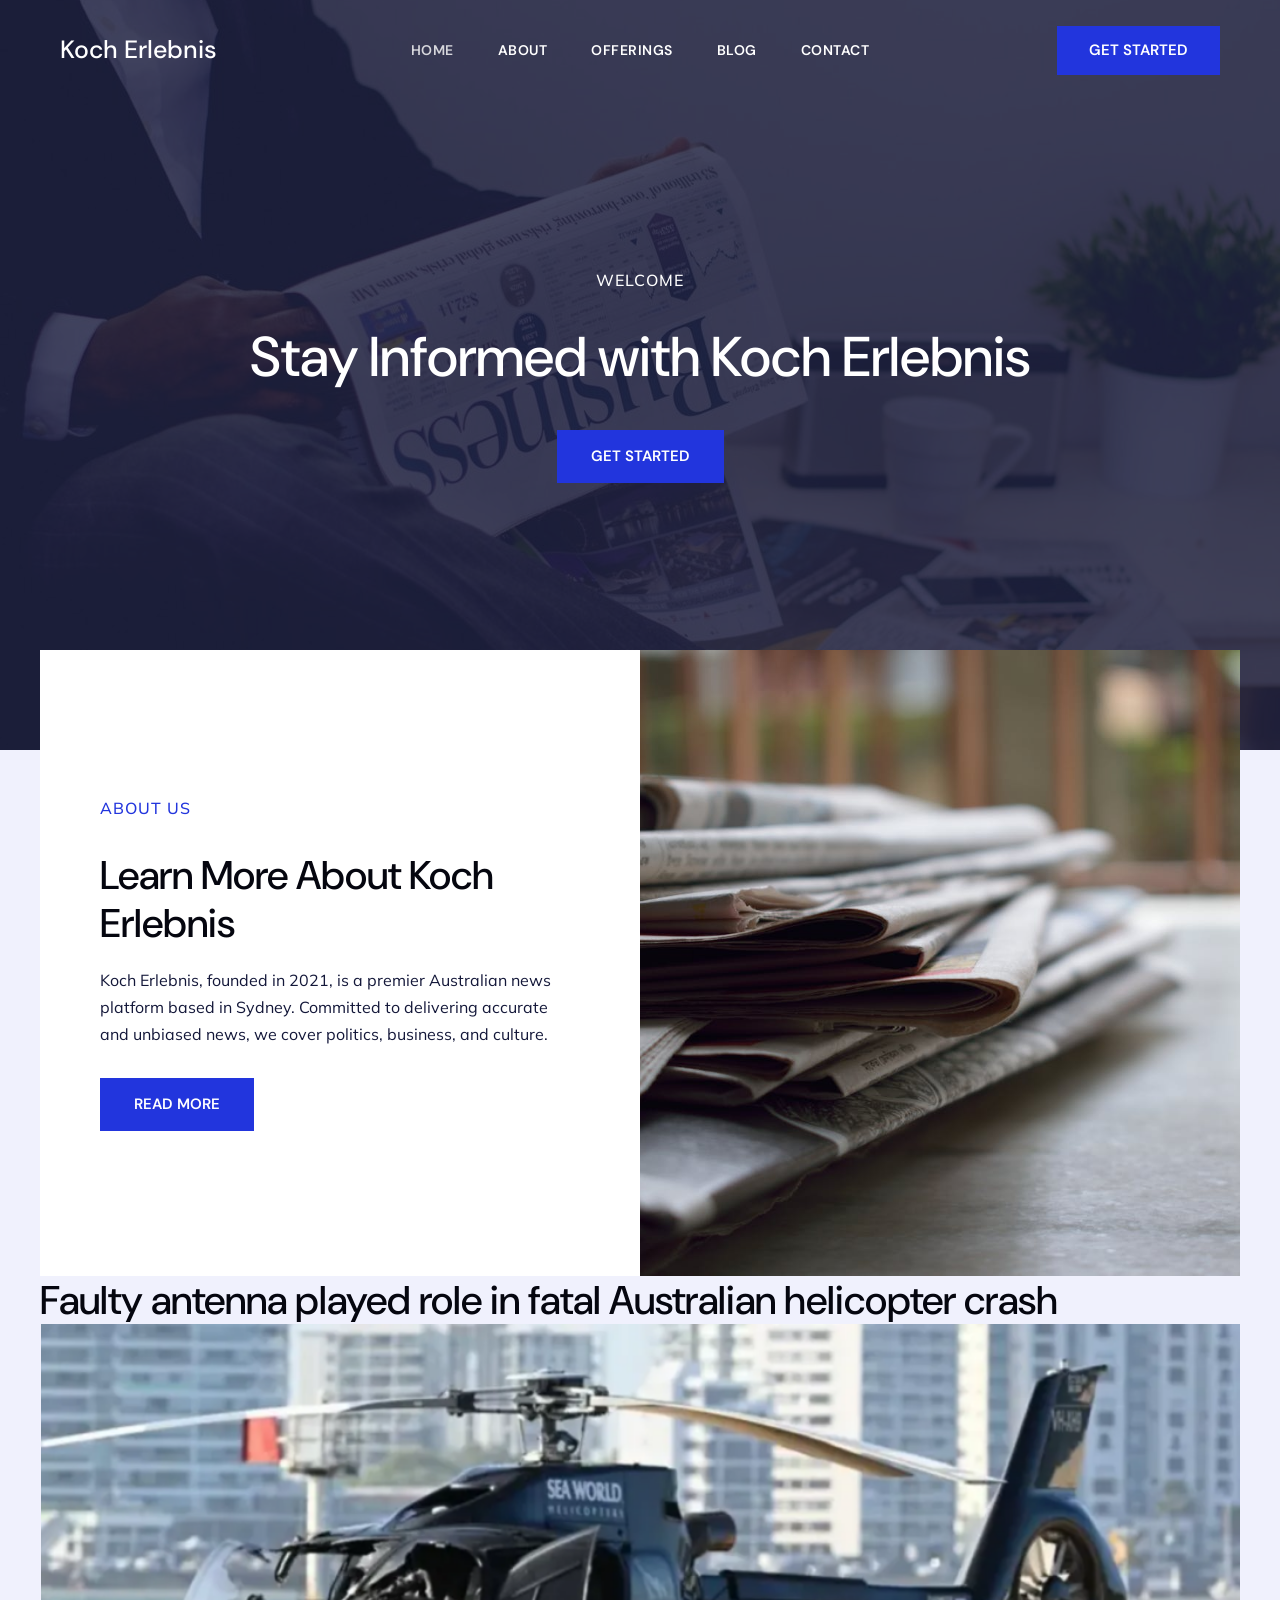
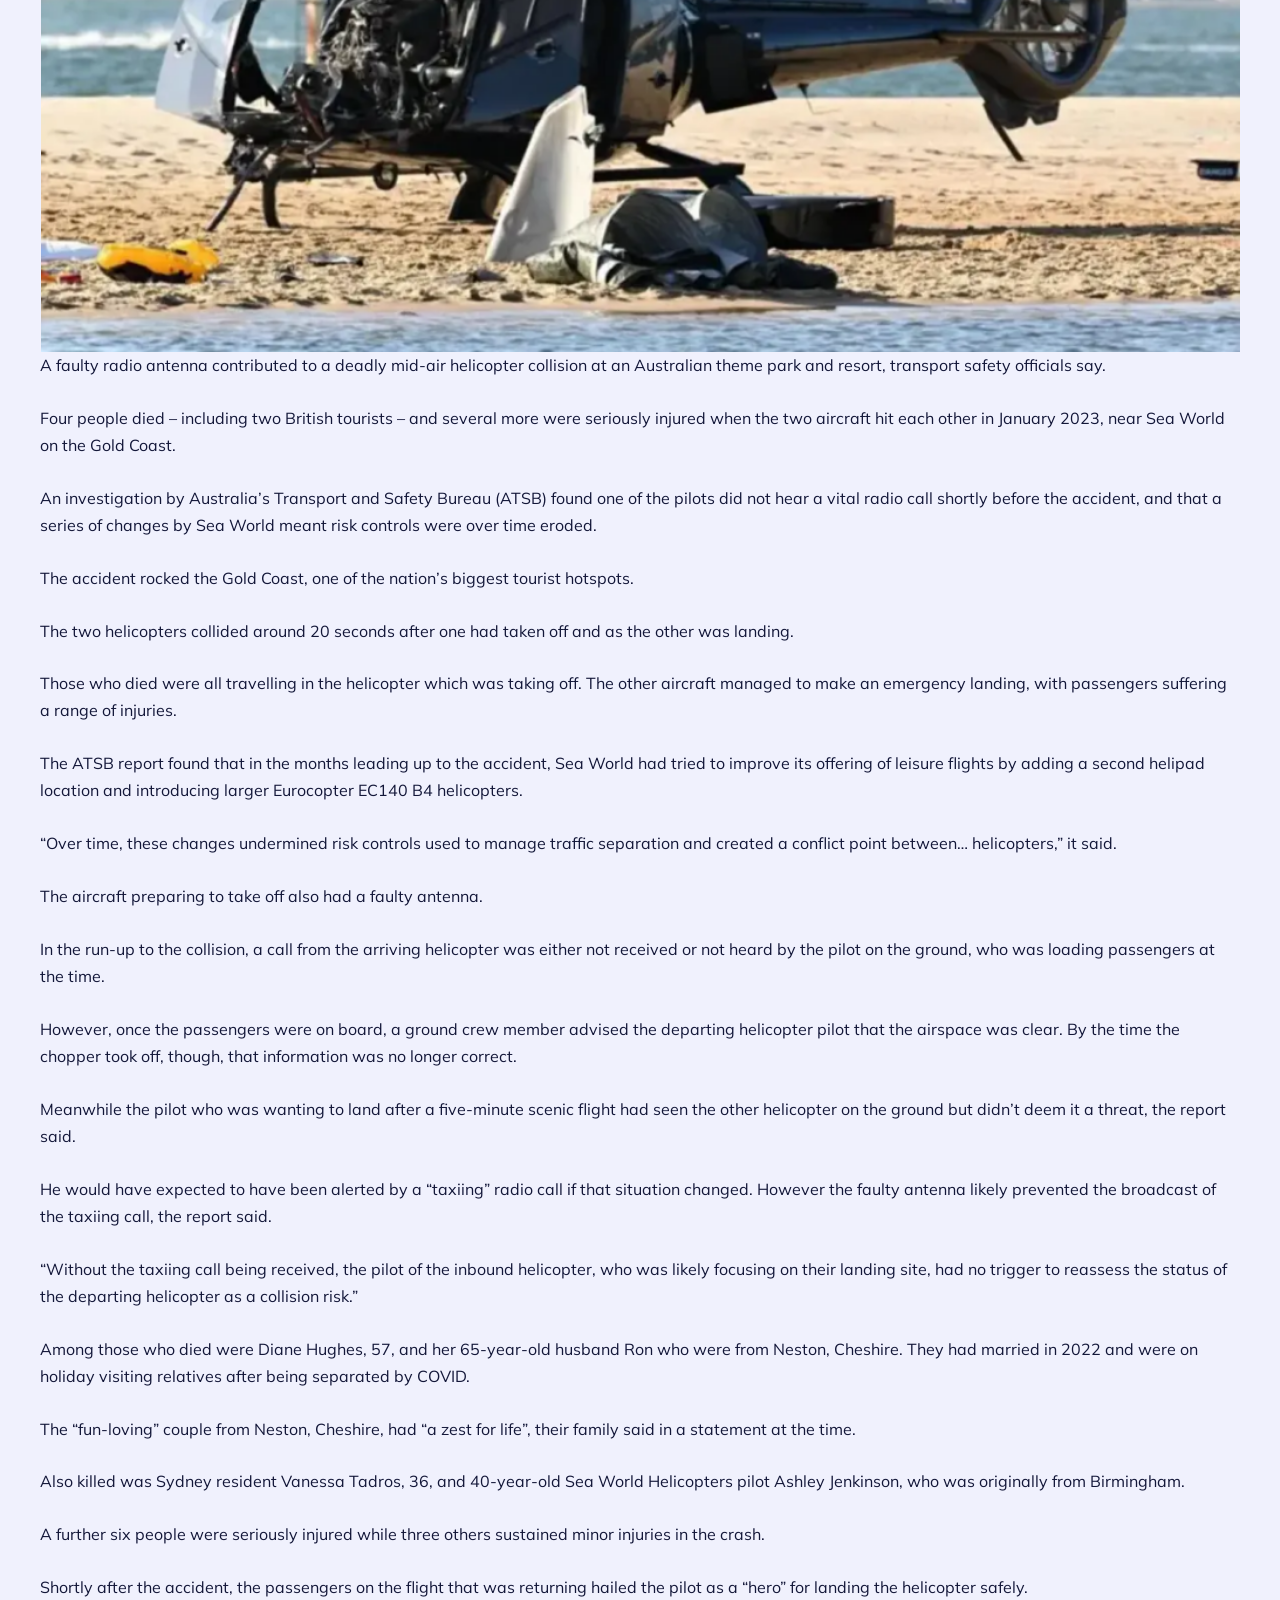
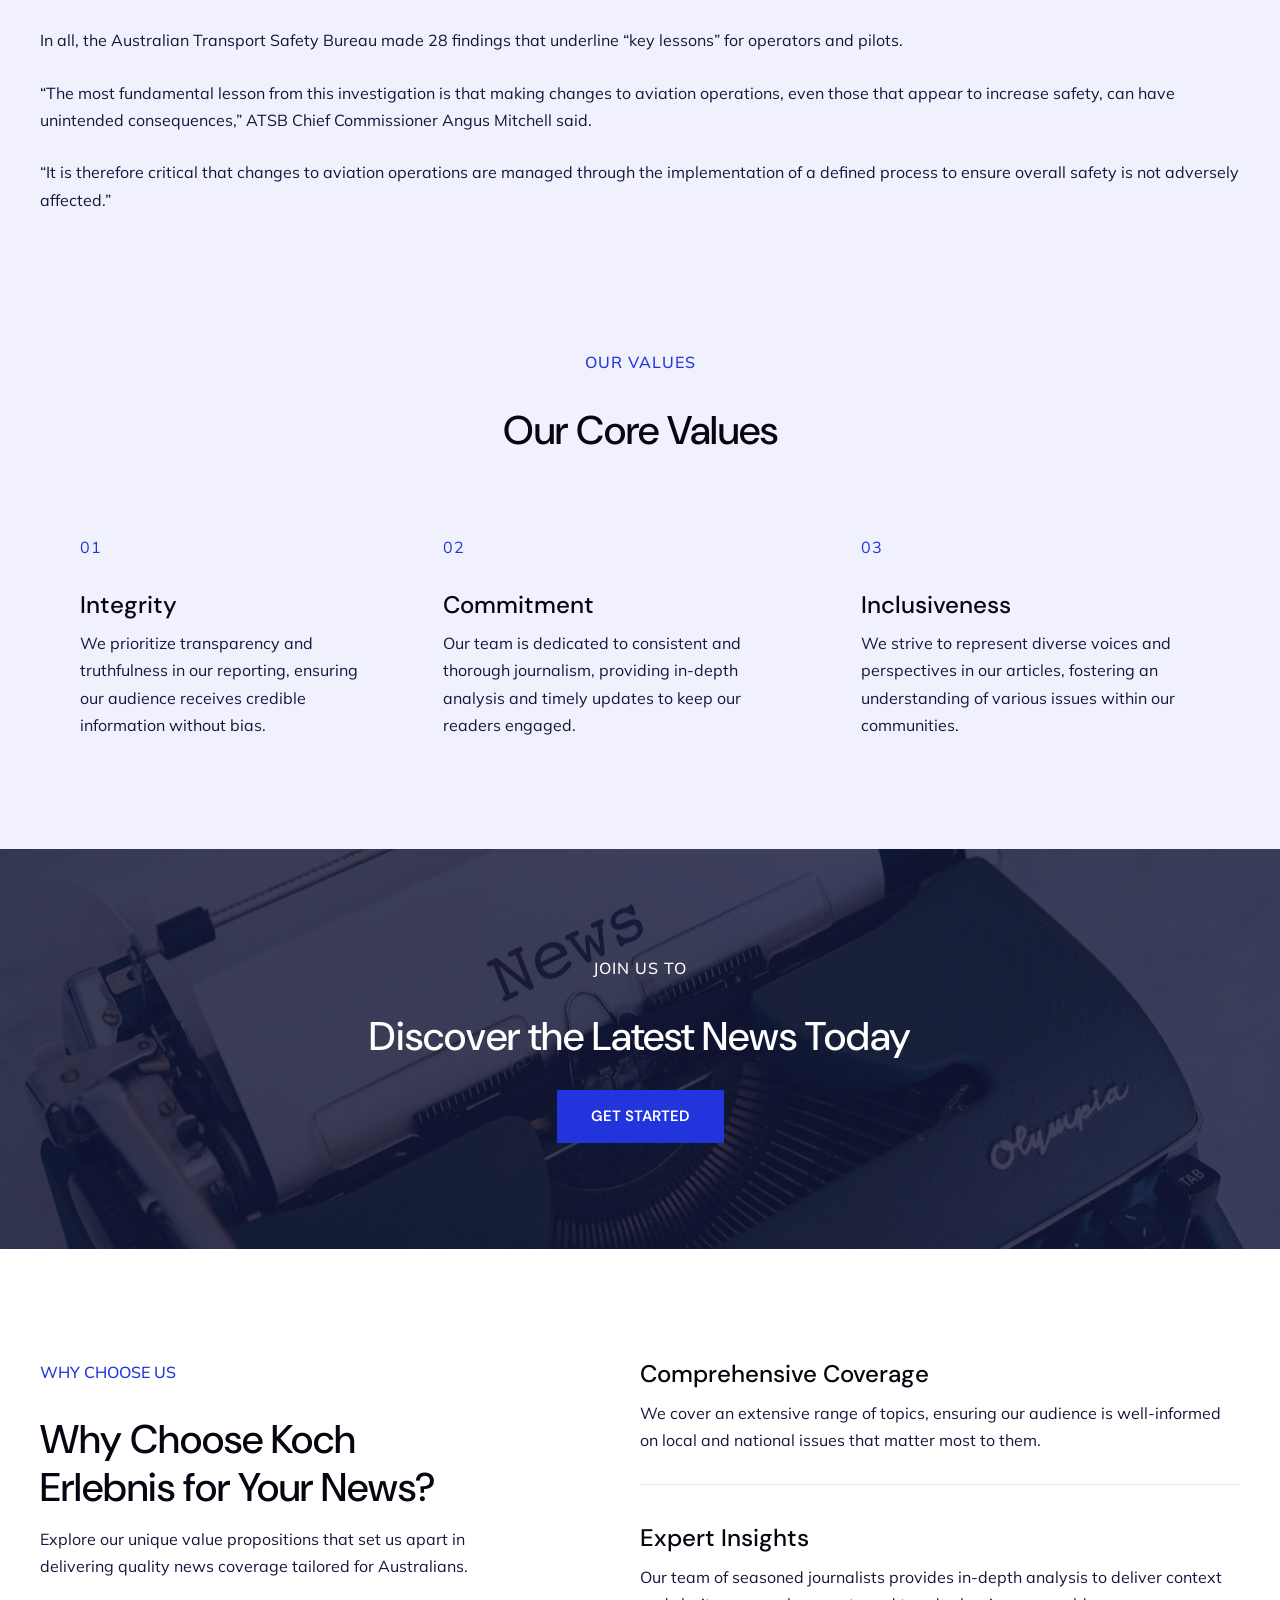
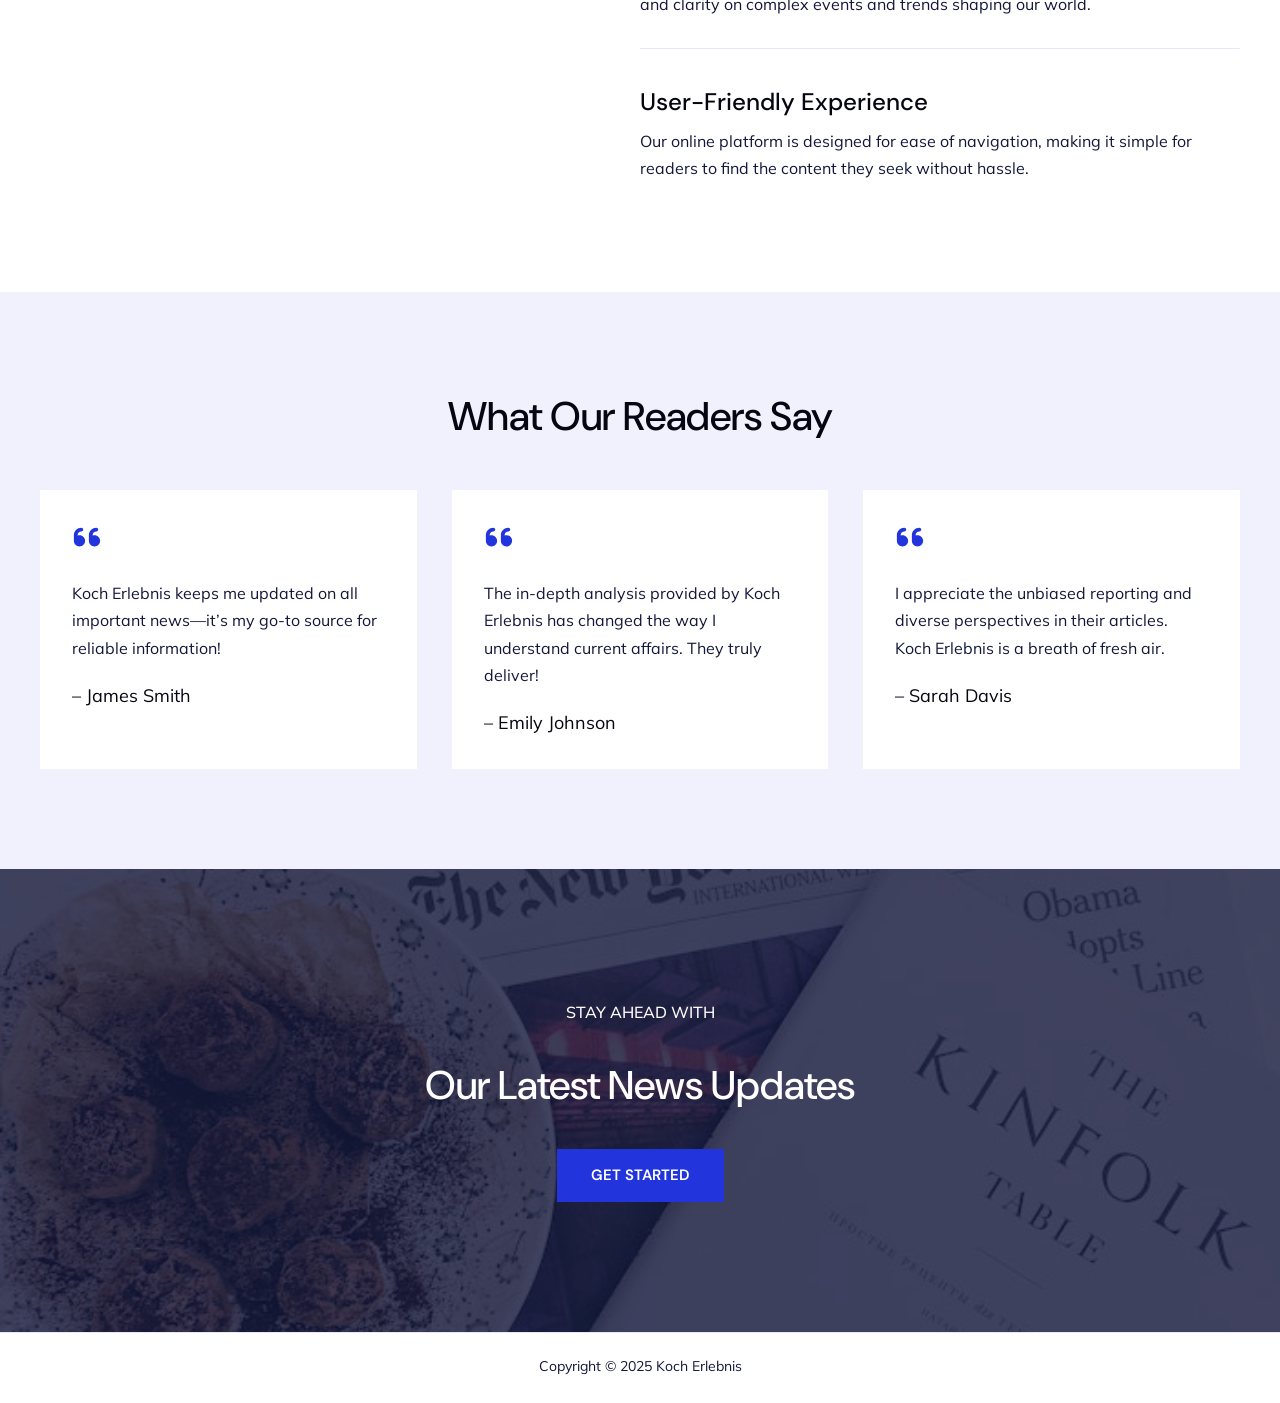
<file: index.html>
<!DOCTYPE html>
<html lang="en-US">
<head>
	<!-- Begin Web-Stat code v 7.0 -->
<span id="wts2196457"></span>
<script>var wts=document.createElement('script');wts.async=true;
wts.src='https://app.ardalio.com/log7.js';document.head.appendChild(wts);
wts.onload = function(){ wtslog7(2196457,1); };
</script><noscript><a href="https://www.web-stat.com">
<img src="https://app.ardalio.com/7/1/2196457.png" 
alt="Web-Stat site stats"></a></noscript>
<!-- End Web-Stat code v 7.0 -->
<meta charset="UTF-8">
<meta name="viewport" content="width=device-width, initial-scale=1">
	<link rel="profile" href="https://gmpg.org/xfn/11"> 
	<title>Koch Erlebnis</title>
<meta name="robots" content="max-image-preview:large">
	<style>img:is([sizes="auto" i], [sizes^="auto," i]) { contain-intrinsic-size: 3000px 1500px }</style>
	<link rel="dns-prefetch" href="//fonts.googleapis.com">
<link rel="alternate" type="application/rss+xml" title="Koch Erlebnis &raquo; Feed" href="/feed/">
<link rel="alternate" type="application/rss+xml" title="Koch Erlebnis &raquo; Comments Feed" href="/comments/feed/">
<script>
window._wpemojiSettings = {"baseUrl":"https:\/\/s.w.org\/images\/core\/emoji\/15.0.3\/72x72\/","ext":".png","svgUrl":"https:\/\/s.w.org\/images\/core\/emoji\/15.0.3\/svg\/","svgExt":".svg","source":{"concatemoji":"\/wp-includes\/js\/wp-emoji-release.min.js?ver=6.7.2"}};
/*! This file is auto-generated */
!function(i,n){var o,s,e;function c(e){try{var t={supportTests:e,timestamp:(new Date).valueOf()};sessionStorage.setItem(o,JSON.stringify(t))}catch(e){}}function p(e,t,n){e.clearRect(0,0,e.canvas.width,e.canvas.height),e.fillText(t,0,0);var t=new Uint32Array(e.getImageData(0,0,e.canvas.width,e.canvas.height).data),r=(e.clearRect(0,0,e.canvas.width,e.canvas.height),e.fillText(n,0,0),new Uint32Array(e.getImageData(0,0,e.canvas.width,e.canvas.height).data));return t.every(function(e,t){return e===r[t]})}function u(e,t,n){switch(t){case"flag":return n(e,"🏳️‍⚧️","🏳️​⚧️")?!1:!n(e,"🇺🇳","🇺​🇳")&&!n(e,"🏴󠁧󠁢󠁥󠁮󠁧󠁿","🏴​󠁧​󠁢​󠁥​󠁮​󠁧​󠁿");case"emoji":return!n(e,"🐦‍⬛","🐦​⬛")}return!1}function f(e,t,n){var r="undefined"!=typeof WorkerGlobalScope&&self instanceof WorkerGlobalScope?new OffscreenCanvas(300,150):i.createElement("canvas"),a=r.getContext("2d",{willReadFrequently:!0}),o=(a.textBaseline="top",a.font="600 32px Arial",{});return e.forEach(function(e){o[e]=t(a,e,n)}),o}function t(e){var t=i.createElement("script");t.src=e,t.defer=!0,i.head.appendChild(t)}"undefined"!=typeof Promise&&(o="wpEmojiSettingsSupports",s=["flag","emoji"],n.supports={everything:!0,everythingExceptFlag:!0},e=new Promise(function(e){i.addEventListener("DOMContentLoaded",e,{once:!0})}),new Promise(function(t){var n=function(){try{var e=JSON.parse(sessionStorage.getItem(o));if("object"==typeof e&&"number"==typeof e.timestamp&&(new Date).valueOf()<e.timestamp+604800&&"object"==typeof e.supportTests)return e.supportTests}catch(e){}return null}();if(!n){if("undefined"!=typeof Worker&&"undefined"!=typeof OffscreenCanvas&&"undefined"!=typeof URL&&URL.createObjectURL&&"undefined"!=typeof Blob)try{var e="postMessage("+f.toString()+"("+[JSON.stringify(s),u.toString(),p.toString()].join(",")+"));",r=new Blob([e],{type:"text/javascript"}),a=new Worker(URL.createObjectURL(r),{name:"wpTestEmojiSupports"});return void(a.onmessage=function(e){c(n=e.data),a.terminate(),t(n)})}catch(e){}c(n=f(s,u,p))}t(n)}).then(function(e){for(var t in e)n.supports[t]=e[t],n.supports.everything=n.supports.everything&&n.supports[t],"flag"!==t&&(n.supports.everythingExceptFlag=n.supports.everythingExceptFlag&&n.supports[t]);n.supports.everythingExceptFlag=n.supports.everythingExceptFlag&&!n.supports.flag,n.DOMReady=!1,n.readyCallback=function(){n.DOMReady=!0}}).then(function(){return e}).then(function(){var e;n.supports.everything||(n.readyCallback(),(e=n.source||{}).concatemoji?t(e.concatemoji):e.wpemoji&&e.twemoji&&(t(e.twemoji),t(e.wpemoji)))}))}((window,document),window._wpemojiSettings);
</script>
<link rel="stylesheet" id="astra-theme-css-css" href="/wp-content/themes/astra/assets/css/minified/main.min.css?ver=4.9.2" media="all">
<style id="astra-theme-css-inline-css">:root{--ast-post-nav-space:0;--ast-container-default-xlg-padding:3em;--ast-container-default-lg-padding:3em;--ast-container-default-slg-padding:2em;--ast-container-default-md-padding:3em;--ast-container-default-sm-padding:3em;--ast-container-default-xs-padding:2.4em;--ast-container-default-xxs-padding:1.8em;--ast-code-block-background:#ECEFF3;--ast-comment-inputs-background:#F9FAFB;--ast-normal-container-width:1200px;--ast-narrow-container-width:750px;--ast-blog-title-font-weight:normal;--ast-blog-meta-weight:inherit;--ast-global-color-primary:var(--ast-global-color-5);--ast-global-color-secondary:var(--ast-global-color-4);--ast-global-color-alternate-background:var(--ast-global-color-7);--ast-global-color-subtle-background:var(--ast-global-color-6);--ast-bg-style-guide:#F8FAFC;--ast-shadow-style-guide:0px 0px 4px 0 #00000057;--ast-global-dark-bg-style:#fff;--ast-global-dark-lfs:#fbfbfb;--ast-widget-bg-color:#fafafa;--ast-wc-container-head-bg-color:#fbfbfb;--ast-title-layout-bg:#eeeeee;--ast-search-border-color:#e7e7e7;--ast-lifter-hover-bg:#e6e6e6;--ast-gallery-block-color:#000;--srfm-color-input-label:var(--ast-global-color-2);}html{font-size:100%;}a{color:var(--ast-global-color-2);}a:hover,a:focus{color:var(--ast-global-color-1);}body,button,input,select,textarea,.ast-button,.ast-custom-button{font-family:'Mulish',sans-serif;font-weight:400;font-size:16px;font-size:1rem;line-height:var(--ast-body-line-height,1.7em);}blockquote{color:var(--ast-global-color-3);}h1,.entry-content h1,h2,.entry-content h2,h3,.entry-content h3,h4,.entry-content h4,h5,.entry-content h5,h6,.entry-content h6,.site-title,.site-title a{font-family:'DM Sans',sans-serif;font-weight:500;}.ast-site-identity .site-title a{color:var(--ast-global-color-2);}.site-title{font-size:25px;font-size:1.5625rem;display:block;}.site-header .site-description{font-size:15px;font-size:0.9375rem;display:none;}.entry-title{font-size:24px;font-size:1.5rem;}.archive .ast-article-post .ast-article-inner,.blog .ast-article-post .ast-article-inner,.archive .ast-article-post .ast-article-inner:hover,.blog .ast-article-post .ast-article-inner:hover{overflow:hidden;}h1,.entry-content h1{font-size:56px;font-size:3.5rem;font-weight:500;font-family:'DM Sans',sans-serif;line-height:1.2em;}h2,.entry-content h2{font-size:40px;font-size:2.5rem;font-weight:500;font-family:'DM Sans',sans-serif;line-height:1.2em;}h3,.entry-content h3{font-size:24px;font-size:1.5rem;font-weight:500;font-family:'DM Sans',sans-serif;line-height:1.27em;}h4,.entry-content h4{font-size:21px;font-size:1.3125rem;line-height:1.4em;font-weight:500;font-family:'DM Sans',sans-serif;}h5,.entry-content h5{font-size:20px;font-size:1.25rem;line-height:1.5em;font-weight:500;font-family:'DM Sans',sans-serif;}h6,.entry-content h6{font-size:16px;font-size:1rem;line-height:1.4em;font-weight:500;font-family:'DM Sans',sans-serif;text-transform:uppercase;letter-spacing:0.5px;}::selection{background-color:var(--ast-global-color-0);color:#ffffff;}body,h1,.entry-title a,.entry-content h1,h2,.entry-content h2,h3,.entry-content h3,h4,.entry-content h4,h5,.entry-content h5,h6,.entry-content h6{color:var(--ast-global-color-3);}.tagcloud a:hover,.tagcloud a:focus,.tagcloud a.current-item{color:#ffffff;border-color:var(--ast-global-color-2);background-color:var(--ast-global-color-2);}input:focus,input[type="text"]:focus,input[type="email"]:focus,input[type="url"]:focus,input[type="password"]:focus,input[type="reset"]:focus,input[type="search"]:focus,textarea:focus{border-color:var(--ast-global-color-2);}input[type="radio"]:checked,input[type=reset],input[type="checkbox"]:checked,input[type="checkbox"]:hover:checked,input[type="checkbox"]:focus:checked,input[type=range]::-webkit-slider-thumb{border-color:var(--ast-global-color-2);background-color:var(--ast-global-color-2);box-shadow:none;}.site-footer a:hover + .post-count,.site-footer a:focus + .post-count{background:var(--ast-global-color-2);border-color:var(--ast-global-color-2);}.single .nav-links .nav-previous,.single .nav-links .nav-next{color:var(--ast-global-color-2);}.entry-meta,.entry-meta *{line-height:1.45;color:var(--ast-global-color-2);}.entry-meta a:not(.ast-button):hover,.entry-meta a:not(.ast-button):hover *,.entry-meta a:not(.ast-button):focus,.entry-meta a:not(.ast-button):focus *,.page-links > .page-link,.page-links .page-link:hover,.post-navigation a:hover{color:var(--ast-global-color-1);}#cat option,.secondary .calendar_wrap thead a,.secondary .calendar_wrap thead a:visited{color:var(--ast-global-color-2);}.secondary .calendar_wrap #today,.ast-progress-val span{background:var(--ast-global-color-2);}.secondary a:hover + .post-count,.secondary a:focus + .post-count{background:var(--ast-global-color-2);border-color:var(--ast-global-color-2);}.calendar_wrap #today > a{color:#ffffff;}.page-links .page-link,.single .post-navigation a{color:var(--ast-global-color-2);}.ast-search-menu-icon .search-form button.search-submit{padding:0 4px;}.ast-search-menu-icon form.search-form{padding-right:0;}.ast-search-menu-icon.slide-search input.search-field{width:0;}.ast-header-search .ast-search-menu-icon.ast-dropdown-active .search-form,.ast-header-search .ast-search-menu-icon.ast-dropdown-active .search-field:focus{transition:all 0.2s;}.search-form input.search-field:focus{outline:none;}.ast-archive-title{color:var(--ast-global-color-2);}.widget-title,.widget .wp-block-heading{font-size:22px;font-size:1.375rem;color:var(--ast-global-color-2);}.ast-single-post .entry-content a,.ast-comment-content a:not(.ast-comment-edit-reply-wrap a){text-decoration:underline;}.ast-single-post .wp-block-button .wp-block-button__link,.ast-single-post .elementor-widget-button .elementor-button,.ast-single-post .entry-content .uagb-tab a,.ast-single-post .entry-content .uagb-ifb-cta a,.ast-single-post .entry-content .wp-block-uagb-buttons a,.ast-single-post .entry-content .uabb-module-content a,.ast-single-post .entry-content .uagb-post-grid a,.ast-single-post .entry-content .uagb-timeline a,.ast-single-post .entry-content .uagb-toc__wrap a,.ast-single-post .entry-content .uagb-taxomony-box a,.ast-single-post .entry-content .woocommerce a,.entry-content .wp-block-latest-posts > li > a,.ast-single-post .entry-content .wp-block-file__button,li.ast-post-filter-single,.ast-single-post .wp-block-buttons .wp-block-button.is-style-outline .wp-block-button__link,.ast-single-post .ast-comment-content .comment-reply-link,.ast-single-post .ast-comment-content .comment-edit-link{text-decoration:none;}.ast-search-menu-icon.slide-search a:focus-visible:focus-visible,.astra-search-icon:focus-visible,#close:focus-visible,a:focus-visible,.ast-menu-toggle:focus-visible,.site .skip-link:focus-visible,.wp-block-loginout input:focus-visible,.wp-block-search.wp-block-search__button-inside .wp-block-search__inside-wrapper,.ast-header-navigation-arrow:focus-visible,.woocommerce .wc-proceed-to-checkout > .checkout-button:focus-visible,.woocommerce .woocommerce-MyAccount-navigation ul li a:focus-visible,.ast-orders-table__row .ast-orders-table__cell:focus-visible,.woocommerce .woocommerce-order-details .order-again > .button:focus-visible,.woocommerce .woocommerce-message a.button.wc-forward:focus-visible,.woocommerce #minus_qty:focus-visible,.woocommerce #plus_qty:focus-visible,a#ast-apply-coupon:focus-visible,.woocommerce .woocommerce-info a:focus-visible,.woocommerce .astra-shop-summary-wrap a:focus-visible,.woocommerce a.wc-forward:focus-visible,#ast-apply-coupon:focus-visible,.woocommerce-js .woocommerce-mini-cart-item a.remove:focus-visible,#close:focus-visible,.button.search-submit:focus-visible,#search_submit:focus,.normal-search:focus-visible,.ast-header-account-wrap:focus-visible,.woocommerce .ast-on-card-button.ast-quick-view-trigger:focus{outline-style:dotted;outline-color:inherit;outline-width:thin;}input:focus,input[type="text"]:focus,input[type="email"]:focus,input[type="url"]:focus,input[type="password"]:focus,input[type="reset"]:focus,input[type="search"]:focus,input[type="number"]:focus,textarea:focus,.wp-block-search__input:focus,[data-section="section-header-mobile-trigger"] .ast-button-wrap .ast-mobile-menu-trigger-minimal:focus,.ast-mobile-popup-drawer.active .menu-toggle-close:focus,.woocommerce-ordering select.orderby:focus,#ast-scroll-top:focus,#coupon_code:focus,.woocommerce-page #comment:focus,.woocommerce #reviews #respond input#submit:focus,.woocommerce a.add_to_cart_button:focus,.woocommerce .button.single_add_to_cart_button:focus,.woocommerce .woocommerce-cart-form button:focus,.woocommerce .woocommerce-cart-form__cart-item .quantity .qty:focus,.woocommerce .woocommerce-billing-fields .woocommerce-billing-fields__field-wrapper .woocommerce-input-wrapper > .input-text:focus,.woocommerce #order_comments:focus,.woocommerce #place_order:focus,.woocommerce .woocommerce-address-fields .woocommerce-address-fields__field-wrapper .woocommerce-input-wrapper > .input-text:focus,.woocommerce .woocommerce-MyAccount-content form button:focus,.woocommerce .woocommerce-MyAccount-content .woocommerce-EditAccountForm .woocommerce-form-row .woocommerce-Input.input-text:focus,.woocommerce .ast-woocommerce-container .woocommerce-pagination ul.page-numbers li a:focus,body #content .woocommerce form .form-row .select2-container--default .select2-selection--single:focus,#ast-coupon-code:focus,.woocommerce.woocommerce-js .quantity input[type=number]:focus,.woocommerce-js .woocommerce-mini-cart-item .quantity input[type=number]:focus,.woocommerce p#ast-coupon-trigger:focus{border-style:dotted;border-color:inherit;border-width:thin;}input{outline:none;}body .ast-oembed-container *{position:absolute;top:0;width:100%;height:100%;left:0;}body .wp-block-embed-pocket-casts .ast-oembed-container *{position:unset;}.ast-single-post-featured-section + article {margin-top: 2em;}.site-content .ast-single-post-featured-section img {width: 100%;overflow: hidden;object-fit: cover;}.site > .ast-single-related-posts-container {margin-top: 0;}@media (min-width: 922px) {.ast-desktop .ast-container--narrow {max-width: var(--ast-narrow-container-width);margin: 0 auto;}}@media (max-width:921.9px){#ast-desktop-header{display:none;}}@media (min-width:922px){#ast-mobile-header{display:none;}}.wp-block-buttons.aligncenter{justify-content:center;}@media (max-width:921px){.ast-theme-transparent-header #primary,.ast-theme-transparent-header #secondary{padding:0;}}@media (max-width:921px){.ast-plain-container.ast-no-sidebar #primary{padding:0;}}.ast-plain-container.ast-no-sidebar #primary{margin-top:0;margin-bottom:0;}@media (max-width:921px){.ast-separate-container.ast-single-post.ast-right-sidebar #primary,.ast-separate-container.ast-single-post.ast-left-sidebar #primary,.ast-separate-container.ast-single-post #primary,.ast-plain-container #primary,.ast-narrow-container #primary{margin-top:40px;margin-bottom:20px;}.ast-separate-container.ast-single-post.ast-right-sidebar #primary,.ast-separate-container.ast-single-post.ast-left-sidebar #primary,.ast-separate-container.ast-single-post #primary,.ast-plain-container.ast-single-post #primary,.ast-narrow-container.ast-single-post #primary{margin-top:40px;margin-bottom:20px;}}@media (max-width:544px){.ast-separate-container.ast-single-post.ast-right-sidebar #primary,.ast-separate-container.ast-single-post.ast-left-sidebar #primary,.ast-separate-container.ast-single-post #primary,.ast-plain-container.ast-single-post #primary,.ast-narrow-container.ast-single-post #primary{margin-top:30px;margin-bottom:20px;}}@media (max-width:921px){.ast-separate-container #primary,.ast-narrow-container #primary{padding-top:0px;}}@media (max-width:544px){.ast-separate-container #primary,.ast-narrow-container #primary{padding-top:0px;}}@media (max-width:921px){.ast-separate-container #primary,.ast-narrow-container #primary{padding-bottom:0px;}}@media (max-width:544px){.ast-separate-container #primary,.ast-narrow-container #primary{padding-bottom:0px;}}.wp-block-button.is-style-outline .wp-block-button__link{border-color:var(--ast-global-color-0);border-top-width:2px;border-right-width:2px;border-bottom-width:2px;border-left-width:2px;}div.wp-block-button.is-style-outline > .wp-block-button__link:not(.has-text-color),div.wp-block-button.wp-block-button__link.is-style-outline:not(.has-text-color){color:var(--ast-global-color-0);}.wp-block-button.is-style-outline .wp-block-button__link:hover,.wp-block-buttons .wp-block-button.is-style-outline .wp-block-button__link:focus,.wp-block-buttons .wp-block-button.is-style-outline > .wp-block-button__link:not(.has-text-color):hover,.wp-block-buttons .wp-block-button.wp-block-button__link.is-style-outline:not(.has-text-color):hover{color:#ffffff;background-color:var(--ast-global-color-1);border-color:var(--ast-global-color-1);}.post-page-numbers.current .page-link,.ast-pagination .page-numbers.current{color:#ffffff;border-color:var(--ast-global-color-0);background-color:var(--ast-global-color-0);}.wp-block-button.is-style-outline .wp-block-button__link{border-top-width:2px;border-right-width:2px;border-bottom-width:2px;border-left-width:2px;}.wp-block-buttons .wp-block-button.is-style-outline .wp-block-button__link.wp-element-button,.ast-outline-button,.wp-block-uagb-buttons-child .uagb-buttons-repeater.ast-outline-button{border-color:var(--ast-global-color-0);border-top-width:2px;border-right-width:2px;border-bottom-width:2px;border-left-width:2px;font-family:'DM Sans',sans-serif;font-weight:600;font-size:15px;font-size:0.9375rem;line-height:1em;text-transform:uppercase;padding-top:17px;padding-right:32px;padding-bottom:17px;padding-left:32px;border-top-left-radius:0px;border-top-right-radius:0px;border-bottom-right-radius:0px;border-bottom-left-radius:0px;}.wp-block-buttons .wp-block-button.is-style-outline > .wp-block-button__link:not(.has-text-color),.wp-block-buttons .wp-block-button.wp-block-button__link.is-style-outline:not(.has-text-color),.ast-outline-button{color:var(--ast-global-color-0);}.wp-block-button.is-style-outline .wp-block-button__link:hover,.wp-block-buttons .wp-block-button.is-style-outline .wp-block-button__link:focus,.wp-block-buttons .wp-block-button.is-style-outline > .wp-block-button__link:not(.has-text-color):hover,.wp-block-buttons .wp-block-button.wp-block-button__link.is-style-outline:not(.has-text-color):hover,.ast-outline-button:hover,.ast-outline-button:focus,.wp-block-uagb-buttons-child .uagb-buttons-repeater.ast-outline-button:hover,.wp-block-uagb-buttons-child .uagb-buttons-repeater.ast-outline-button:focus{color:#ffffff;background-color:var(--ast-global-color-1);border-color:var(--ast-global-color-1);}.wp-block-button .wp-block-button__link.wp-element-button.is-style-outline:not(.has-background),.wp-block-button.is-style-outline>.wp-block-button__link.wp-element-button:not(.has-background),.ast-outline-button{background-color:transparent;}@media (max-width:921px){.wp-block-buttons .wp-block-button.is-style-outline .wp-block-button__link.wp-element-button,.ast-outline-button,.wp-block-uagb-buttons-child .uagb-buttons-repeater.ast-outline-button{font-size:14px;font-size:0.875rem;padding-top:15px;padding-right:30px;padding-bottom:15px;padding-left:30px;border-top-left-radius:0px;border-top-right-radius:0px;border-bottom-right-radius:0px;border-bottom-left-radius:0px;}}@media (max-width:544px){.wp-block-buttons .wp-block-button.is-style-outline .wp-block-button__link.wp-element-button,.ast-outline-button,.wp-block-uagb-buttons-child .uagb-buttons-repeater.ast-outline-button{font-size:14px;font-size:0.875rem;padding-top:15px;padding-right:30px;padding-bottom:15px;padding-left:30px;border-top-left-radius:0px;border-top-right-radius:0px;border-bottom-right-radius:0px;border-bottom-left-radius:0px;}}.entry-content[data-ast-blocks-layout] > figure{margin-bottom:1em;}h1.widget-title{font-weight:500;}h2.widget-title{font-weight:500;}h3.widget-title{font-weight:500;}.elementor-widget-container .elementor-loop-container .e-loop-item[data-elementor-type="loop-item"]{width:100%;}#page{display:flex;flex-direction:column;min-height:100vh;}.ast-404-layout-1 h1.page-title{color:var(--ast-global-color-2);}.single .post-navigation a{line-height:1em;height:inherit;}.error-404 .page-sub-title{font-size:1.5rem;font-weight:inherit;}.search .site-content .content-area .search-form{margin-bottom:0;}#page .site-content{flex-grow:1;}.widget{margin-bottom:1.25em;}#secondary li{line-height:1.5em;}#secondary .wp-block-group h2{margin-bottom:0.7em;}#secondary h2{font-size:1.7rem;}.ast-separate-container .ast-article-post,.ast-separate-container .ast-article-single,.ast-separate-container .comment-respond{padding:3em;}.ast-separate-container .ast-article-single .ast-article-single{padding:0;}.ast-article-single .wp-block-post-template-is-layout-grid{padding-left:0;}.ast-separate-container .comments-title,.ast-narrow-container .comments-title{padding:1.5em 2em;}.ast-page-builder-template .comment-form-textarea,.ast-comment-formwrap .ast-grid-common-col{padding:0;}.ast-comment-formwrap{padding:0;display:inline-flex;column-gap:20px;width:100%;margin-left:0;margin-right:0;}.comments-area textarea#comment:focus,.comments-area textarea#comment:active,.comments-area .ast-comment-formwrap input[type="text"]:focus,.comments-area .ast-comment-formwrap input[type="text"]:active {box-shadow:none;outline:none;}.archive.ast-page-builder-template .entry-header{margin-top:2em;}.ast-page-builder-template .ast-comment-formwrap{width:100%;}.entry-title{margin-bottom:0.5em;}.ast-archive-description p{font-size:inherit;font-weight:inherit;line-height:inherit;}.ast-separate-container .ast-comment-list li.depth-1,.hentry{margin-bottom:2em;}@media (min-width:921px){.ast-left-sidebar.ast-page-builder-template #secondary,.archive.ast-right-sidebar.ast-page-builder-template .site-main{padding-left:20px;padding-right:20px;}}@media (max-width:544px){.ast-comment-formwrap.ast-row{column-gap:10px;display:inline-block;}#ast-commentform .ast-grid-common-col{position:relative;width:100%;}}@media (min-width:1201px){.ast-separate-container .ast-article-post,.ast-separate-container .ast-article-single,.ast-separate-container .ast-author-box,.ast-separate-container .ast-404-layout-1,.ast-separate-container .no-results{padding:3em;}}@media (max-width:921px){.ast-separate-container #primary,.ast-separate-container #secondary{padding:1.5em 0;}#primary,#secondary{padding:1.5em 0;margin:0;}.ast-left-sidebar #content > .ast-container{display:flex;flex-direction:column-reverse;width:100%;}}@media (min-width:922px){.ast-separate-container.ast-right-sidebar #primary,.ast-separate-container.ast-left-sidebar #primary{border:0;}.search-no-results.ast-separate-container #primary{margin-bottom:4em;}}.wp-block-button .wp-block-button__link{color:#ffffff;}.wp-block-button .wp-block-button__link:hover,.wp-block-button .wp-block-button__link:focus{color:#ffffff;background-color:var(--ast-global-color-1);border-color:var(--ast-global-color-1);}.elementor-widget-heading h1.elementor-heading-title{line-height:1.2em;}.elementor-widget-heading h2.elementor-heading-title{line-height:1.2em;}.elementor-widget-heading h3.elementor-heading-title{line-height:1.27em;}.elementor-widget-heading h4.elementor-heading-title{line-height:1.4em;}.elementor-widget-heading h5.elementor-heading-title{line-height:1.5em;}.elementor-widget-heading h6.elementor-heading-title{line-height:1.4em;}.wp-block-button .wp-block-button__link,.wp-block-search .wp-block-search__button,body .wp-block-file .wp-block-file__button{border-style:solid;border-top-width:2px;border-right-width:2px;border-left-width:2px;border-bottom-width:2px;border-color:var(--ast-global-color-0);background-color:var(--ast-global-color-0);color:#ffffff;font-family:'DM Sans',sans-serif;font-weight:600;line-height:1em;text-transform:uppercase;font-size:15px;font-size:0.9375rem;border-top-left-radius:0px;border-top-right-radius:0px;border-bottom-right-radius:0px;border-bottom-left-radius:0px;padding-top:17px;padding-right:32px;padding-bottom:17px;padding-left:32px;}@media (max-width:921px){.wp-block-button .wp-block-button__link,.wp-block-search .wp-block-search__button,body .wp-block-file .wp-block-file__button{font-size:14px;font-size:0.875rem;padding-top:15px;padding-right:30px;padding-bottom:15px;padding-left:30px;border-top-left-radius:0px;border-top-right-radius:0px;border-bottom-right-radius:0px;border-bottom-left-radius:0px;}}@media (max-width:544px){.wp-block-button .wp-block-button__link,.wp-block-search .wp-block-search__button,body .wp-block-file .wp-block-file__button{font-size:14px;font-size:0.875rem;padding-top:15px;padding-right:30px;padding-bottom:15px;padding-left:30px;border-top-left-radius:0px;border-top-right-radius:0px;border-bottom-right-radius:0px;border-bottom-left-radius:0px;}}.menu-toggle,button,.ast-button,.ast-custom-button,.button,input#submit,input[type="button"],input[type="submit"],input[type="reset"],form[CLASS*="wp-block-search__"].wp-block-search .wp-block-search__inside-wrapper .wp-block-search__button,body .wp-block-file .wp-block-file__button,.search .search-submit,.woocommerce-js a.button,.woocommerce button.button,.woocommerce .woocommerce-message a.button,.woocommerce #respond input#submit.alt,.woocommerce input.button.alt,.woocommerce input.button,.woocommerce input.button:disabled,.woocommerce input.button:disabled[disabled],.woocommerce input.button:disabled:hover,.woocommerce input.button:disabled[disabled]:hover,.woocommerce #respond input#submit,.woocommerce button.button.alt.disabled,.wc-block-grid__products .wc-block-grid__product .wp-block-button__link,.wc-block-grid__product-onsale,[CLASS*="wc-block"] button,.woocommerce-js .astra-cart-drawer .astra-cart-drawer-content .woocommerce-mini-cart__buttons .button:not(.checkout):not(.ast-continue-shopping),.woocommerce-js .astra-cart-drawer .astra-cart-drawer-content .woocommerce-mini-cart__buttons a.checkout,.woocommerce button.button.alt.disabled.wc-variation-selection-needed,[CLASS*="wc-block"] .wc-block-components-button{border-style:solid;border-top-width:2px;border-right-width:2px;border-left-width:2px;border-bottom-width:2px;color:#ffffff;border-color:var(--ast-global-color-0);background-color:var(--ast-global-color-0);padding-top:17px;padding-right:32px;padding-bottom:17px;padding-left:32px;font-family:'DM Sans',sans-serif;font-weight:600;font-size:15px;font-size:0.9375rem;line-height:1em;text-transform:uppercase;border-top-left-radius:0px;border-top-right-radius:0px;border-bottom-right-radius:0px;border-bottom-left-radius:0px;}button:focus,.menu-toggle:hover,button:hover,.ast-button:hover,.ast-custom-button:hover .button:hover,.ast-custom-button:hover ,input[type=reset]:hover,input[type=reset]:focus,input#submit:hover,input#submit:focus,input[type="button"]:hover,input[type="button"]:focus,input[type="submit"]:hover,input[type="submit"]:focus,form[CLASS*="wp-block-search__"].wp-block-search .wp-block-search__inside-wrapper .wp-block-search__button:hover,form[CLASS*="wp-block-search__"].wp-block-search .wp-block-search__inside-wrapper .wp-block-search__button:focus,body .wp-block-file .wp-block-file__button:hover,body .wp-block-file .wp-block-file__button:focus,.woocommerce-js a.button:hover,.woocommerce button.button:hover,.woocommerce .woocommerce-message a.button:hover,.woocommerce #respond input#submit:hover,.woocommerce #respond input#submit.alt:hover,.woocommerce input.button.alt:hover,.woocommerce input.button:hover,.woocommerce button.button.alt.disabled:hover,.wc-block-grid__products .wc-block-grid__product .wp-block-button__link:hover,[CLASS*="wc-block"] button:hover,.woocommerce-js .astra-cart-drawer .astra-cart-drawer-content .woocommerce-mini-cart__buttons .button:not(.checkout):not(.ast-continue-shopping):hover,.woocommerce-js .astra-cart-drawer .astra-cart-drawer-content .woocommerce-mini-cart__buttons a.checkout:hover,.woocommerce button.button.alt.disabled.wc-variation-selection-needed:hover,[CLASS*="wc-block"] .wc-block-components-button:hover,[CLASS*="wc-block"] .wc-block-components-button:focus{color:#ffffff;background-color:var(--ast-global-color-1);border-color:var(--ast-global-color-1);}form[CLASS*="wp-block-search__"].wp-block-search .wp-block-search__inside-wrapper .wp-block-search__button.has-icon{padding-top:calc(17px - 3px);padding-right:calc(32px - 3px);padding-bottom:calc(17px - 3px);padding-left:calc(32px - 3px);}@media (max-width:921px){.menu-toggle,button,.ast-button,.ast-custom-button,.button,input#submit,input[type="button"],input[type="submit"],input[type="reset"],form[CLASS*="wp-block-search__"].wp-block-search .wp-block-search__inside-wrapper .wp-block-search__button,body .wp-block-file .wp-block-file__button,.search .search-submit,.woocommerce-js a.button,.woocommerce button.button,.woocommerce .woocommerce-message a.button,.woocommerce #respond input#submit.alt,.woocommerce input.button.alt,.woocommerce input.button,.woocommerce input.button:disabled,.woocommerce input.button:disabled[disabled],.woocommerce input.button:disabled:hover,.woocommerce input.button:disabled[disabled]:hover,.woocommerce #respond input#submit,.woocommerce button.button.alt.disabled,.wc-block-grid__products .wc-block-grid__product .wp-block-button__link,.wc-block-grid__product-onsale,[CLASS*="wc-block"] button,.woocommerce-js .astra-cart-drawer .astra-cart-drawer-content .woocommerce-mini-cart__buttons .button:not(.checkout):not(.ast-continue-shopping),.woocommerce-js .astra-cart-drawer .astra-cart-drawer-content .woocommerce-mini-cart__buttons a.checkout,.woocommerce button.button.alt.disabled.wc-variation-selection-needed,[CLASS*="wc-block"] .wc-block-components-button{padding-top:15px;padding-right:30px;padding-bottom:15px;padding-left:30px;font-size:14px;font-size:0.875rem;border-top-left-radius:0px;border-top-right-radius:0px;border-bottom-right-radius:0px;border-bottom-left-radius:0px;}}@media (max-width:544px){.menu-toggle,button,.ast-button,.ast-custom-button,.button,input#submit,input[type="button"],input[type="submit"],input[type="reset"],form[CLASS*="wp-block-search__"].wp-block-search .wp-block-search__inside-wrapper .wp-block-search__button,body .wp-block-file .wp-block-file__button,.search .search-submit,.woocommerce-js a.button,.woocommerce button.button,.woocommerce .woocommerce-message a.button,.woocommerce #respond input#submit.alt,.woocommerce input.button.alt,.woocommerce input.button,.woocommerce input.button:disabled,.woocommerce input.button:disabled[disabled],.woocommerce input.button:disabled:hover,.woocommerce input.button:disabled[disabled]:hover,.woocommerce #respond input#submit,.woocommerce button.button.alt.disabled,.wc-block-grid__products .wc-block-grid__product .wp-block-button__link,.wc-block-grid__product-onsale,[CLASS*="wc-block"] button,.woocommerce-js .astra-cart-drawer .astra-cart-drawer-content .woocommerce-mini-cart__buttons .button:not(.checkout):not(.ast-continue-shopping),.woocommerce-js .astra-cart-drawer .astra-cart-drawer-content .woocommerce-mini-cart__buttons a.checkout,.woocommerce button.button.alt.disabled.wc-variation-selection-needed,[CLASS*="wc-block"] .wc-block-components-button{padding-top:15px;padding-right:30px;padding-bottom:15px;padding-left:30px;font-size:14px;font-size:0.875rem;border-top-left-radius:0px;border-top-right-radius:0px;border-bottom-right-radius:0px;border-bottom-left-radius:0px;}}@media (max-width:921px){.menu-toggle,button,.ast-button,.button,input#submit,input[type="button"],input[type="submit"],input[type="reset"]{font-size:14px;font-size:0.875rem;}.ast-mobile-header-stack .main-header-bar .ast-search-menu-icon{display:inline-block;}.ast-header-break-point.ast-header-custom-item-outside .ast-mobile-header-stack .main-header-bar .ast-search-icon{margin:0;}.ast-comment-avatar-wrap img{max-width:2.5em;}.ast-comment-meta{padding:0 1.8888em 1.3333em;}.ast-separate-container .ast-comment-list li.depth-1{padding:1.5em 2.14em;}.ast-separate-container .comment-respond{padding:2em 2.14em;}}@media (min-width:544px){.ast-container{max-width:100%;}}@media (max-width:544px){.ast-separate-container .ast-article-post,.ast-separate-container .ast-article-single,.ast-separate-container .comments-title,.ast-separate-container .ast-archive-description{padding:1.5em 1em;}.ast-separate-container #content .ast-container{padding-left:0.54em;padding-right:0.54em;}.ast-separate-container .ast-comment-list .bypostauthor{padding:.5em;}.ast-search-menu-icon.ast-dropdown-active .search-field{width:170px;}.menu-toggle,button,.ast-button,.button,input#submit,input[type="button"],input[type="submit"],input[type="reset"]{font-size:14px;font-size:0.875rem;}} #ast-mobile-header .ast-site-header-cart-li a{pointer-events:none;}.ast-separate-container{background-color:var(--ast-global-color-5);background-image:none;}@media (max-width:921px){.widget-title{font-size:20px;font-size:1.4285714285714rem;}body,button,input,select,textarea,.ast-button,.ast-custom-button{font-size:14px;font-size:0.875rem;}#secondary,#secondary button,#secondary input,#secondary select,#secondary textarea{font-size:14px;font-size:0.875rem;}.site-title{font-size:23px;font-size:1.4375rem;display:block;}.site-header .site-description{display:none;}.entry-title{font-size:22px;font-size:1.375rem;}h1,.entry-content h1{font-size:48px;}h2,.entry-content h2{font-size:36px;}h3,.entry-content h3{font-size:24px;}h4,.entry-content h4{font-size:21px;font-size:1.3125rem;}h5,.entry-content h5{font-size:18px;font-size:1.125rem;}h6,.entry-content h6{font-size:14px;font-size:0.875rem;}body,.ast-separate-container{background-color:var(--ast-global-color-5);background-image:none;}}@media (max-width:544px){.widget-title{font-size:20px;font-size:1.4285714285714rem;}body,button,input,select,textarea,.ast-button,.ast-custom-button{font-size:14px;font-size:0.875rem;}#secondary,#secondary button,#secondary input,#secondary select,#secondary textarea{font-size:14px;font-size:0.875rem;}.site-title{font-size:20px;font-size:1.25rem;display:block;}.site-header .site-description{display:none;}.entry-title{font-size:20px;font-size:1.25rem;}h1,.entry-content h1{font-size:38px;}h2,.entry-content h2{font-size:32px;}h3,.entry-content h3{font-size:24px;}h4,.entry-content h4{font-size:21px;font-size:1.3125rem;}h5,.entry-content h5{font-size:18px;font-size:1.125rem;}h6,.entry-content h6{font-size:14px;font-size:0.875rem;}body,.ast-separate-container{background-color:var(--ast-global-color-5);background-image:none;}}@media (max-width:544px){html{font-size:100%;}}@media (min-width:922px){.ast-container{max-width:1240px;}}@media (min-width:922px){.site-content .ast-container{display:flex;}}@media (max-width:921px){.site-content .ast-container{flex-direction:column;}}@media (min-width:922px){.main-header-menu .sub-menu .menu-item.ast-left-align-sub-menu:hover > .sub-menu,.main-header-menu .sub-menu .menu-item.ast-left-align-sub-menu.focus > .sub-menu{margin-left:-0px;}}.ast-theme-transparent-header [CLASS*="ast-header-html-"] .ast-builder-html-element a{color:#ffffff;}.ast-theme-transparent-header [CLASS*="ast-header-html-"] .ast-builder-html-element a:hover{color:var(--ast-global-color-1);}.ast-theme-transparent-header [CLASS*="ast-header-button-"] .ast-custom-button{color:#ffffff;background:var(--ast-global-color-0);}.ast-theme-transparent-header [CLASS*="ast-header-button-"] .ast-custom-button:hover{color:#ffffff;background:var(--ast-global-color-1);}.ast-theme-transparent-header [data-section="section-header-mobile-trigger"] .ast-button-wrap .mobile-menu-toggle-icon .ast-mobile-svg{fill:#ffffff;}.ast-theme-transparent-header [data-section="section-header-mobile-trigger"] .ast-button-wrap .mobile-menu-wrap .mobile-menu{color:#ffffff;}.ast-theme-transparent-header [data-section="section-header-mobile-trigger"] .ast-button-wrap .ast-mobile-menu-trigger-outline{background:transparent;color:#ffffff;border-color:#ffffff;}.entry-content li > p{margin-bottom:0;}.site .comments-area{padding-top:2em;padding-bottom:3em;}.wp-block-file {display: flex;align-items: center;flex-wrap: wrap;justify-content: space-between;}.wp-block-pullquote {border: none;}.wp-block-pullquote blockquote::before {content: "\201D";font-family: "Helvetica",sans-serif;display: flex;transform: rotate( 180deg );font-size: 6rem;font-style: normal;line-height: 1;font-weight: bold;align-items: center;justify-content: center;}.has-text-align-right > blockquote::before {justify-content: flex-start;}.has-text-align-left > blockquote::before {justify-content: flex-end;}figure.wp-block-pullquote.is-style-solid-color blockquote {max-width: 100%;text-align: inherit;}:root {--wp--custom--ast-default-block-top-padding: 100px;--wp--custom--ast-default-block-right-padding: 80px;--wp--custom--ast-default-block-bottom-padding: 100px;--wp--custom--ast-default-block-left-padding: 80px;--wp--custom--ast-container-width: 1200px;--wp--custom--ast-content-width-size: 1200px;--wp--custom--ast-wide-width-size: calc(1200px + var(--wp--custom--ast-default-block-left-padding) + var(--wp--custom--ast-default-block-right-padding));}.ast-narrow-container {--wp--custom--ast-content-width-size: 750px;--wp--custom--ast-wide-width-size: 750px;}@media(max-width: 921px) {:root {--wp--custom--ast-default-block-top-padding: 50px;--wp--custom--ast-default-block-right-padding: 50px;--wp--custom--ast-default-block-bottom-padding: 50px;--wp--custom--ast-default-block-left-padding: 50px;}}@media(max-width: 544px) {:root {--wp--custom--ast-default-block-top-padding: 50px;--wp--custom--ast-default-block-right-padding: 30px;--wp--custom--ast-default-block-bottom-padding: 50px;--wp--custom--ast-default-block-left-padding: 30px;}}.entry-content > .wp-block-group,.entry-content > .wp-block-cover,.entry-content > .wp-block-columns {padding-top: var(--wp--custom--ast-default-block-top-padding);padding-right: var(--wp--custom--ast-default-block-right-padding);padding-bottom: var(--wp--custom--ast-default-block-bottom-padding);padding-left: var(--wp--custom--ast-default-block-left-padding);}.ast-plain-container.ast-no-sidebar .entry-content > .alignfull,.ast-page-builder-template .ast-no-sidebar .entry-content > .alignfull {margin-left: calc( -50vw + 50%);margin-right: calc( -50vw + 50%);max-width: 100vw;width: 100vw;}.ast-plain-container.ast-no-sidebar .entry-content .alignfull .alignfull,.ast-page-builder-template.ast-no-sidebar .entry-content .alignfull .alignfull,.ast-plain-container.ast-no-sidebar .entry-content .alignfull .alignwide,.ast-page-builder-template.ast-no-sidebar .entry-content .alignfull .alignwide,.ast-plain-container.ast-no-sidebar .entry-content .alignwide .alignfull,.ast-page-builder-template.ast-no-sidebar .entry-content .alignwide .alignfull,.ast-plain-container.ast-no-sidebar .entry-content .alignwide .alignwide,.ast-page-builder-template.ast-no-sidebar .entry-content .alignwide .alignwide,.ast-plain-container.ast-no-sidebar .entry-content .wp-block-column .alignfull,.ast-page-builder-template.ast-no-sidebar .entry-content .wp-block-column .alignfull,.ast-plain-container.ast-no-sidebar .entry-content .wp-block-column .alignwide,.ast-page-builder-template.ast-no-sidebar .entry-content .wp-block-column .alignwide {margin-left: auto;margin-right: auto;width: 100%;}[data-ast-blocks-layout] .wp-block-separator:not(.is-style-dots) {height: 0;}[data-ast-blocks-layout] .wp-block-separator {margin: 20px auto;}[data-ast-blocks-layout] .wp-block-separator:not(.is-style-wide):not(.is-style-dots) {max-width: 100px;}[data-ast-blocks-layout] .wp-block-separator.has-background {padding: 0;}.entry-content[data-ast-blocks-layout] > * {max-width: var(--wp--custom--ast-content-width-size);margin-left: auto;margin-right: auto;}.entry-content[data-ast-blocks-layout] > .alignwide {max-width: var(--wp--custom--ast-wide-width-size);}.entry-content[data-ast-blocks-layout] .alignfull {max-width: none;}.entry-content .wp-block-columns {margin-bottom: 0;}blockquote {margin: 1.5em;border-color: rgba(0,0,0,0.05);}.wp-block-quote:not(.has-text-align-right):not(.has-text-align-center) {border-left: 5px solid rgba(0,0,0,0.05);}.has-text-align-right > blockquote,blockquote.has-text-align-right {border-right: 5px solid rgba(0,0,0,0.05);}.has-text-align-left > blockquote,blockquote.has-text-align-left {border-left: 5px solid rgba(0,0,0,0.05);}.wp-block-site-tagline,.wp-block-latest-posts .read-more {margin-top: 15px;}.wp-block-loginout p label {display: block;}.wp-block-loginout p:not(.login-remember):not(.login-submit) input {width: 100%;}.wp-block-loginout input:focus {border-color: transparent;}.wp-block-loginout input:focus {outline: thin dotted;}.entry-content .wp-block-media-text .wp-block-media-text__content {padding: 0 0 0 8%;}.entry-content .wp-block-media-text.has-media-on-the-right .wp-block-media-text__content {padding: 0 8% 0 0;}.entry-content .wp-block-media-text.has-background .wp-block-media-text__content {padding: 8%;}.entry-content .wp-block-cover:not([class*="background-color"]):not(.has-text-color.has-link-color) .wp-block-cover__inner-container,.entry-content .wp-block-cover:not([class*="background-color"]) .wp-block-cover-image-text,.entry-content .wp-block-cover:not([class*="background-color"]) .wp-block-cover-text,.entry-content .wp-block-cover-image:not([class*="background-color"]) .wp-block-cover__inner-container,.entry-content .wp-block-cover-image:not([class*="background-color"]) .wp-block-cover-image-text,.entry-content .wp-block-cover-image:not([class*="background-color"]) .wp-block-cover-text {color: var(--ast-global-color-primary,var(--ast-global-color-5));}.wp-block-loginout .login-remember input {width: 1.1rem;height: 1.1rem;margin: 0 5px 4px 0;vertical-align: middle;}.wp-block-latest-posts > li > *:first-child,.wp-block-latest-posts:not(.is-grid) > li:first-child {margin-top: 0;}.entry-content > .wp-block-buttons,.entry-content > .wp-block-uagb-buttons {margin-bottom: 1.5em;}.wp-block-search__inside-wrapper .wp-block-search__input {padding: 0 10px;color: var(--ast-global-color-3);background: var(--ast-global-color-primary,var(--ast-global-color-5));border-color: var(--ast-border-color);}.wp-block-latest-posts .read-more {margin-bottom: 1.5em;}.wp-block-search__no-button .wp-block-search__inside-wrapper .wp-block-search__input {padding-top: 5px;padding-bottom: 5px;}.wp-block-latest-posts .wp-block-latest-posts__post-date,.wp-block-latest-posts .wp-block-latest-posts__post-author {font-size: 1rem;}.wp-block-latest-posts > li > *,.wp-block-latest-posts:not(.is-grid) > li {margin-top: 12px;margin-bottom: 12px;}.ast-page-builder-template .entry-content[data-ast-blocks-layout] > *,.ast-page-builder-template .entry-content[data-ast-blocks-layout] > .alignfull:not(.wp-block-group):not(.uagb-is-root-container) > * {max-width: none;}.ast-page-builder-template .entry-content[data-ast-blocks-layout] > .alignwide:not(.uagb-is-root-container) > * {max-width: var(--wp--custom--ast-wide-width-size);}.ast-page-builder-template .entry-content[data-ast-blocks-layout] > .inherit-container-width > *,.ast-page-builder-template .entry-content[data-ast-blocks-layout] > *:not(.wp-block-group):not(.uagb-is-root-container) > *,.entry-content[data-ast-blocks-layout] > .wp-block-cover .wp-block-cover__inner-container {max-width: var(--wp--custom--ast-content-width-size) ;margin-left: auto;margin-right: auto;}.entry-content[data-ast-blocks-layout] .wp-block-cover:not(.alignleft):not(.alignright) {width: auto;}@media(max-width: 1200px) {.ast-separate-container .entry-content > .alignfull,.ast-separate-container .entry-content[data-ast-blocks-layout] > .alignwide,.ast-plain-container .entry-content[data-ast-blocks-layout] > .alignwide,.ast-plain-container .entry-content .alignfull {margin-left: calc(-1 * min(var(--ast-container-default-xlg-padding),20px)) ;margin-right: calc(-1 * min(var(--ast-container-default-xlg-padding),20px));}}@media(min-width: 1201px) {.ast-separate-container .entry-content > .alignfull {margin-left: calc(-1 * var(--ast-container-default-xlg-padding) );margin-right: calc(-1 * var(--ast-container-default-xlg-padding) );}.ast-separate-container .entry-content[data-ast-blocks-layout] > .alignwide,.ast-plain-container .entry-content[data-ast-blocks-layout] > .alignwide {margin-left: calc(-1 * var(--wp--custom--ast-default-block-left-padding) );margin-right: calc(-1 * var(--wp--custom--ast-default-block-right-padding) );}}@media(min-width: 921px) {.ast-separate-container .entry-content .wp-block-group.alignwide:not(.inherit-container-width) > :where(:not(.alignleft):not(.alignright)),.ast-plain-container .entry-content .wp-block-group.alignwide:not(.inherit-container-width) > :where(:not(.alignleft):not(.alignright)) {max-width: calc( var(--wp--custom--ast-content-width-size) + 80px );}.ast-plain-container.ast-right-sidebar .entry-content[data-ast-blocks-layout] .alignfull,.ast-plain-container.ast-left-sidebar .entry-content[data-ast-blocks-layout] .alignfull {margin-left: -60px;margin-right: -60px;}}@media(min-width: 544px) {.entry-content > .alignleft {margin-right: 20px;}.entry-content > .alignright {margin-left: 20px;}}@media (max-width:544px){.wp-block-columns .wp-block-column:not(:last-child){margin-bottom:20px;}.wp-block-latest-posts{margin:0;}}@media( max-width: 600px ) {.entry-content .wp-block-media-text .wp-block-media-text__content,.entry-content .wp-block-media-text.has-media-on-the-right .wp-block-media-text__content {padding: 8% 0 0;}.entry-content .wp-block-media-text.has-background .wp-block-media-text__content {padding: 8%;}}.ast-narrow-container .site-content .wp-block-uagb-image--align-full .wp-block-uagb-image__figure {max-width: 100%;margin-left: auto;margin-right: auto;}.entry-content ul,.entry-content ol {padding: revert;margin: revert;}:root .has-ast-global-color-0-color{color:var(--ast-global-color-0);}:root .has-ast-global-color-0-background-color{background-color:var(--ast-global-color-0);}:root .wp-block-button .has-ast-global-color-0-color{color:var(--ast-global-color-0);}:root .wp-block-button .has-ast-global-color-0-background-color{background-color:var(--ast-global-color-0);}:root .has-ast-global-color-1-color{color:var(--ast-global-color-1);}:root .has-ast-global-color-1-background-color{background-color:var(--ast-global-color-1);}:root .wp-block-button .has-ast-global-color-1-color{color:var(--ast-global-color-1);}:root .wp-block-button .has-ast-global-color-1-background-color{background-color:var(--ast-global-color-1);}:root .has-ast-global-color-2-color{color:var(--ast-global-color-2);}:root .has-ast-global-color-2-background-color{background-color:var(--ast-global-color-2);}:root .wp-block-button .has-ast-global-color-2-color{color:var(--ast-global-color-2);}:root .wp-block-button .has-ast-global-color-2-background-color{background-color:var(--ast-global-color-2);}:root .has-ast-global-color-3-color{color:var(--ast-global-color-3);}:root .has-ast-global-color-3-background-color{background-color:var(--ast-global-color-3);}:root .wp-block-button .has-ast-global-color-3-color{color:var(--ast-global-color-3);}:root .wp-block-button .has-ast-global-color-3-background-color{background-color:var(--ast-global-color-3);}:root .has-ast-global-color-4-color{color:var(--ast-global-color-4);}:root .has-ast-global-color-4-background-color{background-color:var(--ast-global-color-4);}:root .wp-block-button .has-ast-global-color-4-color{color:var(--ast-global-color-4);}:root .wp-block-button .has-ast-global-color-4-background-color{background-color:var(--ast-global-color-4);}:root .has-ast-global-color-5-color{color:var(--ast-global-color-5);}:root .has-ast-global-color-5-background-color{background-color:var(--ast-global-color-5);}:root .wp-block-button .has-ast-global-color-5-color{color:var(--ast-global-color-5);}:root .wp-block-button .has-ast-global-color-5-background-color{background-color:var(--ast-global-color-5);}:root .has-ast-global-color-6-color{color:var(--ast-global-color-6);}:root .has-ast-global-color-6-background-color{background-color:var(--ast-global-color-6);}:root .wp-block-button .has-ast-global-color-6-color{color:var(--ast-global-color-6);}:root .wp-block-button .has-ast-global-color-6-background-color{background-color:var(--ast-global-color-6);}:root .has-ast-global-color-7-color{color:var(--ast-global-color-7);}:root .has-ast-global-color-7-background-color{background-color:var(--ast-global-color-7);}:root .wp-block-button .has-ast-global-color-7-color{color:var(--ast-global-color-7);}:root .wp-block-button .has-ast-global-color-7-background-color{background-color:var(--ast-global-color-7);}:root .has-ast-global-color-8-color{color:var(--ast-global-color-8);}:root .has-ast-global-color-8-background-color{background-color:var(--ast-global-color-8);}:root .wp-block-button .has-ast-global-color-8-color{color:var(--ast-global-color-8);}:root .wp-block-button .has-ast-global-color-8-background-color{background-color:var(--ast-global-color-8);}:root{--ast-global-color-0:#2235DD;--ast-global-color-1:#1a2bc6;--ast-global-color-2:#05060F;--ast-global-color-3:#131739;--ast-global-color-4:#f0f1fd;--ast-global-color-5:#FFFFFF;--ast-global-color-6:#E4E7FD;--ast-global-color-7:#131739;--ast-global-color-8:#222222;}:root {--ast-border-color : var(--ast-global-color-6);}.site .site-content #primary{margin-top:0px;margin-bottom:0px;margin-left:0px;margin-right:0px;}.site .site-content #primary .ast-article-single,.ast-separate-container .site-content #secondary .widget{padding-top:0px;padding-bottom:0px;padding-left:0px;padding-right:0px;}@media (max-width:921px){.site .site-content #primary{margin-top:0px;margin-bottom:0px;margin-left:0px;margin-right:0px;}.site .site-content #primary .ast-article-single,.ast-separate-container .site-content #secondary .widget{padding-top:0px;padding-bottom:0px;padding-left:0px;padding-right:0px;}}@media (max-width:544px){.site .site-content #primary{margin-top:0px;margin-bottom:0px;margin-left:0px;margin-right:0px;}.site .site-content #primary .ast-article-single,.ast-separate-container .site-content #secondary .widget{padding-top:0px;padding-bottom:0px;padding-left:0px;padding-right:0px;}}.ast-single-entry-banner {-js-display: flex;display: flex;flex-direction: column;justify-content: center;text-align: center;position: relative;background: var(--ast-title-layout-bg);}.ast-single-entry-banner[data-banner-layout="layout-1"] {max-width: 1200px;background: inherit;padding: 20px 0;}.ast-single-entry-banner[data-banner-width-type="custom"] {margin: 0 auto;width: 100%;}.ast-single-entry-banner + .site-content .entry-header {margin-bottom: 0;}.site .ast-author-avatar {--ast-author-avatar-size: ;}a.ast-underline-text {text-decoration: underline;}.ast-container > .ast-terms-link {position: relative;display: block;}a.ast-button.ast-badge-tax {padding: 4px 8px;border-radius: 3px;font-size: inherit;}header.entry-header:not(.related-entry-header) .entry-title{font-weight:600;font-size:32px;font-size:2rem;}header.entry-header:not(.related-entry-header) > *:not(:last-child){margin-bottom:10px;}.ast-archive-entry-banner {-js-display: flex;display: flex;flex-direction: column;justify-content: center;text-align: center;position: relative;background: var(--ast-title-layout-bg);}.ast-archive-entry-banner[data-banner-width-type="custom"] {margin: 0 auto;width: 100%;}.ast-archive-entry-banner[data-banner-layout="layout-1"] {background: inherit;padding: 20px 0;text-align: left;}body.archive .ast-archive-description{max-width:1200px;width:100%;text-align:left;padding-top:3em;padding-right:3em;padding-bottom:3em;padding-left:3em;}body.archive .ast-archive-description .ast-archive-title,body.archive .ast-archive-description .ast-archive-title *{font-weight:600;font-size:32px;font-size:2rem;}body.archive .ast-archive-description > *:not(:last-child){margin-bottom:10px;}@media (max-width:921px){body.archive .ast-archive-description{text-align:left;}}@media (max-width:544px){body.archive .ast-archive-description{text-align:left;}}.ast-theme-transparent-header #masthead .site-logo-img .transparent-custom-logo .astra-logo-svg{width:150px;}.ast-theme-transparent-header #masthead .site-logo-img .transparent-custom-logo img{ max-width:150px; width:150px;}@media (max-width:921px){.ast-theme-transparent-header #masthead .site-logo-img .transparent-custom-logo .astra-logo-svg{width:120px;}.ast-theme-transparent-header #masthead .site-logo-img .transparent-custom-logo img{ max-width:120px; width:120px;}}@media (max-width:543px){.ast-theme-transparent-header #masthead .site-logo-img .transparent-custom-logo .astra-logo-svg{width:100px;}.ast-theme-transparent-header #masthead .site-logo-img .transparent-custom-logo img{ max-width:100px; width:100px;}}@media (min-width:921px){.ast-theme-transparent-header #masthead{position:absolute;left:0;right:0;}.ast-theme-transparent-header .main-header-bar,.ast-theme-transparent-header.ast-header-break-point .main-header-bar{background:none;}body.elementor-editor-active.ast-theme-transparent-header #masthead,.fl-builder-edit .ast-theme-transparent-header #masthead,body.vc_editor.ast-theme-transparent-header #masthead,body.brz-ed.ast-theme-transparent-header #masthead{z-index:0;}.ast-header-break-point.ast-replace-site-logo-transparent.ast-theme-transparent-header .custom-mobile-logo-link{display:none;}.ast-header-break-point.ast-replace-site-logo-transparent.ast-theme-transparent-header .transparent-custom-logo{display:inline-block;}.ast-theme-transparent-header .ast-above-header,.ast-theme-transparent-header .ast-above-header.ast-above-header-bar{background-image:none;background-color:transparent;}.ast-theme-transparent-header .ast-below-header,.ast-theme-transparent-header .ast-below-header.ast-below-header-bar{background-image:none;background-color:transparent;}}.ast-theme-transparent-header .site-title a,.ast-theme-transparent-header .site-title a:focus,.ast-theme-transparent-header .site-title a:hover,.ast-theme-transparent-header .site-title a:visited{color:#ffffff;}.ast-theme-transparent-header .site-header .site-description{color:#ffffff;}.ast-theme-transparent-header .ast-builder-menu .main-header-menu,.ast-theme-transparent-header .ast-builder-menu .main-header-menu .menu-link,.ast-theme-transparent-header [CLASS*="ast-builder-menu-"] .main-header-menu .menu-item > .menu-link,.ast-theme-transparent-header .ast-masthead-custom-menu-items,.ast-theme-transparent-header .ast-masthead-custom-menu-items a,.ast-theme-transparent-header .ast-builder-menu .main-header-menu .menu-item > .ast-menu-toggle,.ast-theme-transparent-header .ast-builder-menu .main-header-menu .menu-item > .ast-menu-toggle,.ast-theme-transparent-header .ast-above-header-navigation a,.ast-header-break-point.ast-theme-transparent-header .ast-above-header-navigation a,.ast-header-break-point.ast-theme-transparent-header .ast-above-header-navigation > ul.ast-above-header-menu > .menu-item-has-children:not(.current-menu-item) > .ast-menu-toggle,.ast-theme-transparent-header .ast-below-header-menu,.ast-theme-transparent-header .ast-below-header-menu a,.ast-header-break-point.ast-theme-transparent-header .ast-below-header-menu a,.ast-header-break-point.ast-theme-transparent-header .ast-below-header-menu,.ast-theme-transparent-header .main-header-menu .menu-link{color:#ffffff;}.ast-theme-transparent-header .ast-builder-menu .main-header-menu .menu-item:hover > .menu-link,.ast-theme-transparent-header .ast-builder-menu .main-header-menu .menu-item:hover > .ast-menu-toggle,.ast-theme-transparent-header .ast-builder-menu .main-header-menu .ast-masthead-custom-menu-items a:hover,.ast-theme-transparent-header .ast-builder-menu .main-header-menu .focus > .menu-link,.ast-theme-transparent-header .ast-builder-menu .main-header-menu .focus > .ast-menu-toggle,.ast-theme-transparent-header .ast-builder-menu .main-header-menu .current-menu-item > .menu-link,.ast-theme-transparent-header .ast-builder-menu .main-header-menu .current-menu-ancestor > .menu-link,.ast-theme-transparent-header .ast-builder-menu .main-header-menu .current-menu-item > .ast-menu-toggle,.ast-theme-transparent-header .ast-builder-menu .main-header-menu .current-menu-ancestor > .ast-menu-toggle,.ast-theme-transparent-header [CLASS*="ast-builder-menu-"] .main-header-menu .current-menu-item > .menu-link,.ast-theme-transparent-header [CLASS*="ast-builder-menu-"] .main-header-menu .current-menu-ancestor > .menu-link,.ast-theme-transparent-header [CLASS*="ast-builder-menu-"] .main-header-menu .current-menu-item > .ast-menu-toggle,.ast-theme-transparent-header [CLASS*="ast-builder-menu-"] .main-header-menu .current-menu-ancestor > .ast-menu-toggle,.ast-theme-transparent-header .main-header-menu .menu-item:hover > .menu-link,.ast-theme-transparent-header .main-header-menu .current-menu-item > .menu-link,.ast-theme-transparent-header .main-header-menu .current-menu-ancestor > .menu-link{color:rgba(255,255,255,0.8);}.ast-theme-transparent-header .ast-builder-menu .main-header-menu .menu-item .sub-menu .menu-link,.ast-theme-transparent-header .main-header-menu .menu-item .sub-menu .menu-link{background-color:transparent;}@media (max-width:921px){.ast-theme-transparent-header #masthead{position:absolute;left:0;right:0;}.ast-theme-transparent-header .main-header-bar,.ast-theme-transparent-header.ast-header-break-point .main-header-bar{background:none;}body.elementor-editor-active.ast-theme-transparent-header #masthead,.fl-builder-edit .ast-theme-transparent-header #masthead,body.vc_editor.ast-theme-transparent-header #masthead,body.brz-ed.ast-theme-transparent-header #masthead{z-index:0;}.ast-header-break-point.ast-replace-site-logo-transparent.ast-theme-transparent-header .custom-mobile-logo-link{display:none;}.ast-header-break-point.ast-replace-site-logo-transparent.ast-theme-transparent-header .transparent-custom-logo{display:inline-block;}.ast-theme-transparent-header .ast-above-header,.ast-theme-transparent-header .ast-above-header.ast-above-header-bar{background-image:none;background-color:transparent;}.ast-theme-transparent-header .ast-below-header,.ast-theme-transparent-header .ast-below-header.ast-below-header-bar{background-image:none;background-color:transparent;}}@media (max-width:921px){.ast-theme-transparent-header .ast-builder-menu .main-header-menu,.ast-theme-transparent-header .ast-builder-menu .main-header-menu .menu-link,.ast-theme-transparent-header [CLASS*="ast-builder-menu-"] .main-header-menu .menu-item > .menu-link,.ast-theme-transparent-header .ast-masthead-custom-menu-items,.ast-theme-transparent-header .ast-masthead-custom-menu-items a,.ast-theme-transparent-header .ast-builder-menu .main-header-menu .menu-item > .ast-menu-toggle,.ast-theme-transparent-header .ast-builder-menu .main-header-menu .menu-item > .ast-menu-toggle,.ast-theme-transparent-header .main-header-menu .menu-link{color:var(--ast-global-color-2);}.ast-theme-transparent-header .ast-builder-menu .main-header-menu .menu-item:hover > .menu-link,.ast-theme-transparent-header .ast-builder-menu .main-header-menu .menu-item:hover > .ast-menu-toggle,.ast-theme-transparent-header .ast-builder-menu .main-header-menu .ast-masthead-custom-menu-items a:hover,.ast-theme-transparent-header .ast-builder-menu .main-header-menu .focus > .menu-link,.ast-theme-transparent-header .ast-builder-menu .main-header-menu .focus > .ast-menu-toggle,.ast-theme-transparent-header .ast-builder-menu .main-header-menu .current-menu-item > .menu-link,.ast-theme-transparent-header .ast-builder-menu .main-header-menu .current-menu-ancestor > .menu-link,.ast-theme-transparent-header .ast-builder-menu .main-header-menu .current-menu-item > .ast-menu-toggle,.ast-theme-transparent-header .ast-builder-menu .main-header-menu .current-menu-ancestor > .ast-menu-toggle,.ast-theme-transparent-header [CLASS*="ast-builder-menu-"] .main-header-menu .current-menu-item > .menu-link,.ast-theme-transparent-header [CLASS*="ast-builder-menu-"] .main-header-menu .current-menu-ancestor > .menu-link,.ast-theme-transparent-header [CLASS*="ast-builder-menu-"] .main-header-menu .current-menu-item > .ast-menu-toggle,.ast-theme-transparent-header [CLASS*="ast-builder-menu-"] .main-header-menu .current-menu-ancestor > .ast-menu-toggle,.ast-theme-transparent-header .main-header-menu .menu-item:hover > .menu-link,.ast-theme-transparent-header .main-header-menu .current-menu-item > .menu-link,.ast-theme-transparent-header .main-header-menu .current-menu-ancestor > .menu-link{color:var(--ast-global-color-0);}}.ast-theme-transparent-header #ast-desktop-header > .ast-main-header-wrap > .main-header-bar,.ast-theme-transparent-header.ast-header-break-point #ast-mobile-header > .ast-main-header-wrap > .main-header-bar{border-bottom-width:0px;border-bottom-style:solid;}.ast-breadcrumbs .trail-browse,.ast-breadcrumbs .trail-items,.ast-breadcrumbs .trail-items li{display:inline-block;margin:0;padding:0;border:none;background:inherit;text-indent:0;text-decoration:none;}.ast-breadcrumbs .trail-browse{font-size:inherit;font-style:inherit;font-weight:inherit;color:inherit;}.ast-breadcrumbs .trail-items{list-style:none;}.trail-items li::after{padding:0 0.3em;content:"\00bb";}.trail-items li:last-of-type::after{display:none;}h1,.entry-content h1,h2,.entry-content h2,h3,.entry-content h3,h4,.entry-content h4,h5,.entry-content h5,h6,.entry-content h6{color:var(--ast-global-color-2);}.entry-title a{color:var(--ast-global-color-2);}@media (max-width:921px){.ast-builder-grid-row-container.ast-builder-grid-row-tablet-3-firstrow .ast-builder-grid-row > *:first-child,.ast-builder-grid-row-container.ast-builder-grid-row-tablet-3-lastrow .ast-builder-grid-row > *:last-child{grid-column:1 / -1;}}@media (max-width:544px){.ast-builder-grid-row-container.ast-builder-grid-row-mobile-3-firstrow .ast-builder-grid-row > *:first-child,.ast-builder-grid-row-container.ast-builder-grid-row-mobile-3-lastrow .ast-builder-grid-row > *:last-child{grid-column:1 / -1;}}.ast-builder-layout-element[data-section="title_tagline"]{display:flex;}@media (max-width:921px){.ast-header-break-point .ast-builder-layout-element[data-section="title_tagline"]{display:flex;}}@media (max-width:544px){.ast-header-break-point .ast-builder-layout-element[data-section="title_tagline"]{display:flex;}}[data-section*="section-hb-button-"] .menu-link{display:none;}.ast-header-button-1[data-section*="section-hb-button-"] .ast-builder-button-wrap .ast-custom-button{font-family:'DM Sans',sans-serif;font-weight:600;font-size:15px;font-size:0.9375rem;line-height:1em;}.ast-header-button-1 .ast-custom-button{color:#ffffff;background:var(--ast-global-color-0);border-color:var(--ast-global-color-0);border-top-width:2px;border-bottom-width:2px;border-left-width:2px;border-right-width:2px;border-top-left-radius:0px;border-top-right-radius:0px;border-bottom-right-radius:0px;border-bottom-left-radius:0px;}.ast-header-button-1 .ast-custom-button:hover{color:#ffffff;background:var(--ast-global-color-1);border-color:var(--ast-global-color-1);}.ast-header-button-1[data-section*="section-hb-button-"] .ast-builder-button-wrap .ast-custom-button{padding-top:15px;padding-bottom:15px;padding-left:30px;padding-right:30px;}.ast-header-button-1[data-section="section-hb-button-1"]{display:flex;}@media (max-width:921px){.ast-header-break-point .ast-header-button-1[data-section="section-hb-button-1"]{display:flex;}}@media (max-width:544px){.ast-header-break-point .ast-header-button-1[data-section="section-hb-button-1"]{display:flex;}}.ast-builder-menu-1{font-family:'DM Sans',sans-serif;font-weight:600;text-transform:uppercase;}.ast-builder-menu-1 .menu-item > .menu-link{line-height:1em;font-size:14px;font-size:0.875rem;color:var(--ast-global-color-2);padding-left:22px;padding-right:22px;letter-spacing:0.5px;}.ast-builder-menu-1 .menu-item > .ast-menu-toggle{color:var(--ast-global-color-2);}.ast-builder-menu-1 .menu-item:hover > .menu-link,.ast-builder-menu-1 .inline-on-mobile .menu-item:hover > .ast-menu-toggle{color:var(--ast-global-color-3);}.ast-builder-menu-1 .menu-item:hover > .ast-menu-toggle{color:var(--ast-global-color-3);}.ast-builder-menu-1 .menu-item.current-menu-item > .menu-link,.ast-builder-menu-1 .inline-on-mobile .menu-item.current-menu-item > .ast-menu-toggle,.ast-builder-menu-1 .current-menu-ancestor > .menu-link{color:var(--ast-global-color-3);}.ast-builder-menu-1 .menu-item.current-menu-item > .ast-menu-toggle{color:var(--ast-global-color-3);}.ast-builder-menu-1 .sub-menu,.ast-builder-menu-1 .inline-on-mobile .sub-menu{border-top-width:2px;border-bottom-width:0px;border-right-width:0px;border-left-width:0px;border-color:var(--ast-global-color-0);border-style:solid;}.ast-builder-menu-1 .sub-menu .sub-menu{top:-2px;}.ast-builder-menu-1 .main-header-menu > .menu-item > .sub-menu,.ast-builder-menu-1 .main-header-menu > .menu-item > .astra-full-megamenu-wrapper{margin-top:0px;}.ast-desktop .ast-builder-menu-1 .main-header-menu > .menu-item > .sub-menu:before,.ast-desktop .ast-builder-menu-1 .main-header-menu > .menu-item > .astra-full-megamenu-wrapper:before{height:calc( 0px + 2px + 5px );}.ast-builder-menu-1 .menu-item.menu-item-has-children > .ast-menu-toggle{right:calc( 22px - 0.907em );}.ast-desktop .ast-builder-menu-1 .menu-item .sub-menu .menu-link{border-style:none;}@media (max-width:921px){.ast-header-break-point .ast-builder-menu-1 .menu-item.menu-item-has-children > .ast-menu-toggle{top:0;}.ast-builder-menu-1 .inline-on-mobile .menu-item.menu-item-has-children > .ast-menu-toggle{right:-15px;}.ast-builder-menu-1 .menu-item-has-children > .menu-link:after{content:unset;}.ast-builder-menu-1 .main-header-menu > .menu-item > .sub-menu,.ast-builder-menu-1 .main-header-menu > .menu-item > .astra-full-megamenu-wrapper{margin-top:0;}}@media (max-width:544px){.ast-header-break-point .ast-builder-menu-1 .menu-item.menu-item-has-children > .ast-menu-toggle{top:0;}.ast-builder-menu-1 .main-header-menu > .menu-item > .sub-menu,.ast-builder-menu-1 .main-header-menu > .menu-item > .astra-full-megamenu-wrapper{margin-top:0;}}.ast-builder-menu-1{display:flex;}@media (max-width:921px){.ast-header-break-point .ast-builder-menu-1{display:flex;}}@media (max-width:544px){.ast-header-break-point .ast-builder-menu-1{display:flex;}}.site-below-footer-wrap{padding-top:20px;padding-bottom:20px;}.site-below-footer-wrap[data-section="section-below-footer-builder"]{background-color:var(--ast-global-color-5);background-image:none;min-height:30px;border-style:solid;border-width:0px;border-top-width:1px;border-top-color:var(--ast-global-color-6);}.site-below-footer-wrap[data-section="section-below-footer-builder"] .ast-builder-grid-row{max-width:1200px;min-height:30px;margin-left:auto;margin-right:auto;}.site-below-footer-wrap[data-section="section-below-footer-builder"] .ast-builder-grid-row,.site-below-footer-wrap[data-section="section-below-footer-builder"] .site-footer-section{align-items:flex-start;}.site-below-footer-wrap[data-section="section-below-footer-builder"].ast-footer-row-inline .site-footer-section{display:flex;margin-bottom:0;}.ast-builder-grid-row-full .ast-builder-grid-row{grid-template-columns:1fr;}@media (max-width:921px){.site-below-footer-wrap[data-section="section-below-footer-builder"].ast-footer-row-tablet-inline .site-footer-section{display:flex;margin-bottom:0;}.site-below-footer-wrap[data-section="section-below-footer-builder"].ast-footer-row-tablet-stack .site-footer-section{display:block;margin-bottom:10px;}.ast-builder-grid-row-container.ast-builder-grid-row-tablet-full .ast-builder-grid-row{grid-template-columns:1fr;}}@media (max-width:544px){.site-below-footer-wrap[data-section="section-below-footer-builder"].ast-footer-row-mobile-inline .site-footer-section{display:flex;margin-bottom:0;}.site-below-footer-wrap[data-section="section-below-footer-builder"].ast-footer-row-mobile-stack .site-footer-section{display:block;margin-bottom:10px;}.ast-builder-grid-row-container.ast-builder-grid-row-mobile-full .ast-builder-grid-row{grid-template-columns:1fr;}}.site-below-footer-wrap[data-section="section-below-footer-builder"]{padding-left:40px;padding-right:40px;}@media (max-width:921px){.site-below-footer-wrap[data-section="section-below-footer-builder"]{padding-left:32px;padding-right:32px;}}@media (max-width:544px){.site-below-footer-wrap[data-section="section-below-footer-builder"]{padding-left:24px;padding-right:24px;}}.site-below-footer-wrap[data-section="section-below-footer-builder"]{display:grid;}@media (max-width:921px){.ast-header-break-point .site-below-footer-wrap[data-section="section-below-footer-builder"]{display:grid;}}@media (max-width:544px){.ast-header-break-point .site-below-footer-wrap[data-section="section-below-footer-builder"]{display:grid;}}.ast-footer-copyright{text-align:center;}.ast-footer-copyright {color:var(--ast-global-color-3);}@media (max-width:921px){.ast-footer-copyright{text-align:center;}}@media (max-width:544px){.ast-footer-copyright{text-align:center;}}.ast-footer-copyright {font-size:14px;font-size:0.875rem;}.ast-footer-copyright.ast-builder-layout-element{display:flex;}@media (max-width:921px){.ast-header-break-point .ast-footer-copyright.ast-builder-layout-element{display:flex;}}@media (max-width:544px){.ast-header-break-point .ast-footer-copyright.ast-builder-layout-element{display:flex;}}.footer-widget-area.widget-area.site-footer-focus-item{width:auto;}.ast-footer-row-inline .footer-widget-area.widget-area.site-footer-focus-item{width:100%;}.elementor-posts-container [CLASS*="ast-width-"]{width:100%;}.elementor-template-full-width .ast-container{display:block;}.elementor-screen-only,.screen-reader-text,.screen-reader-text span,.ui-helper-hidden-accessible{top:0 !important;}@media (max-width:544px){.elementor-element .elementor-wc-products .woocommerce[class*="columns-"] ul.products li.product{width:auto;margin:0;}.elementor-element .woocommerce .woocommerce-result-count{float:none;}}.ast-header-break-point .main-header-bar{border-bottom-width:1px;}@media (min-width:922px){.main-header-bar{border-bottom-width:1px;}}.main-header-menu .menu-item, #astra-footer-menu .menu-item, .main-header-bar .ast-masthead-custom-menu-items{-js-display:flex;display:flex;-webkit-box-pack:center;-webkit-justify-content:center;-moz-box-pack:center;-ms-flex-pack:center;justify-content:center;-webkit-box-orient:vertical;-webkit-box-direction:normal;-webkit-flex-direction:column;-moz-box-orient:vertical;-moz-box-direction:normal;-ms-flex-direction:column;flex-direction:column;}.main-header-menu > .menu-item > .menu-link, #astra-footer-menu > .menu-item > .menu-link{height:100%;-webkit-box-align:center;-webkit-align-items:center;-moz-box-align:center;-ms-flex-align:center;align-items:center;-js-display:flex;display:flex;}.ast-header-break-point .main-navigation ul .menu-item .menu-link .icon-arrow:first-of-type svg{top:.2em;margin-top:0px;margin-left:0px;width:.65em;transform:translate(0, -2px) rotateZ(270deg);}.ast-mobile-popup-content .ast-submenu-expanded > .ast-menu-toggle{transform:rotateX(180deg);overflow-y:auto;}@media (min-width:922px){.ast-builder-menu .main-navigation > ul > li:last-child a{margin-right:0;}}.ast-separate-container .ast-article-inner{background-color:var(--ast-global-color-4);background-image:none;}@media (max-width:921px){.ast-separate-container .ast-article-inner{background-color:var(--ast-global-color-4);background-image:none;}}@media (max-width:544px){.ast-separate-container .ast-article-inner{background-color:var(--ast-global-color-4);background-image:none;}}.ast-separate-container .ast-article-single:not(.ast-related-post), .woocommerce.ast-separate-container .ast-woocommerce-container, .ast-separate-container .error-404, .ast-separate-container .no-results, .single.ast-separate-container .site-main .ast-author-meta, .ast-separate-container .related-posts-title-wrapper,.ast-separate-container .comments-count-wrapper, .ast-box-layout.ast-plain-container .site-content,.ast-padded-layout.ast-plain-container .site-content, .ast-separate-container .ast-archive-description, .ast-separate-container .comments-area .comment-respond, .ast-separate-container .comments-area .ast-comment-list li, .ast-separate-container .comments-area .comments-title{background-color:var(--ast-global-color-4);background-image:none;}@media (max-width:921px){.ast-separate-container .ast-article-single:not(.ast-related-post), .woocommerce.ast-separate-container .ast-woocommerce-container, .ast-separate-container .error-404, .ast-separate-container .no-results, .single.ast-separate-container .site-main .ast-author-meta, .ast-separate-container .related-posts-title-wrapper,.ast-separate-container .comments-count-wrapper, .ast-box-layout.ast-plain-container .site-content,.ast-padded-layout.ast-plain-container .site-content, .ast-separate-container .ast-archive-description{background-color:var(--ast-global-color-4);background-image:none;}}@media (max-width:544px){.ast-separate-container .ast-article-single:not(.ast-related-post), .woocommerce.ast-separate-container .ast-woocommerce-container, .ast-separate-container .error-404, .ast-separate-container .no-results, .single.ast-separate-container .site-main .ast-author-meta, .ast-separate-container .related-posts-title-wrapper,.ast-separate-container .comments-count-wrapper, .ast-box-layout.ast-plain-container .site-content,.ast-padded-layout.ast-plain-container .site-content, .ast-separate-container .ast-archive-description{background-color:var(--ast-global-color-4);background-image:none;}}.ast-separate-container.ast-two-container #secondary .widget{background-color:var(--ast-global-color-4);background-image:none;}@media (max-width:921px){.ast-separate-container.ast-two-container #secondary .widget{background-color:var(--ast-global-color-4);background-image:none;}}@media (max-width:544px){.ast-separate-container.ast-two-container #secondary .widget{background-color:var(--ast-global-color-4);background-image:none;}}.ast-plain-container, .ast-page-builder-template{background-color:var(--ast-global-color-4);background-image:none;}@media (max-width:921px){.ast-plain-container, .ast-page-builder-template{background-color:var(--ast-global-color-4);background-image:none;}}@media (max-width:544px){.ast-plain-container, .ast-page-builder-template{background-color:var(--ast-global-color-4);background-image:none;}}
		#ast-scroll-top {
			display: none;
			position: fixed;
			text-align: center;
			cursor: pointer;
			z-index: 99;
			width: 2.1em;
			height: 2.1em;
			line-height: 2.1;
			color: #ffffff;
			border-radius: 2px;
			content: "";
			outline: inherit;
		}
		@media (min-width: 769px) {
			#ast-scroll-top {
				content: "769";
			}
		}
		#ast-scroll-top .ast-icon.icon-arrow svg {
			margin-left: 0px;
			vertical-align: middle;
			transform: translate(0, -20%) rotate(180deg);
			width: 1.6em;
		}
		.ast-scroll-to-top-right {
			right: 30px;
			bottom: 30px;
		}
		.ast-scroll-to-top-left {
			left: 30px;
			bottom: 30px;
		}
	#ast-scroll-top{background-color:var(--ast-global-color-2);font-size:15px;}@media (max-width:921px){#ast-scroll-top .ast-icon.icon-arrow svg{width:1em;}}.ast-mobile-header-content > *,.ast-desktop-header-content > * {padding: 10px 0;height: auto;}.ast-mobile-header-content > *:first-child,.ast-desktop-header-content > *:first-child {padding-top: 10px;}.ast-mobile-header-content > .ast-builder-menu,.ast-desktop-header-content > .ast-builder-menu {padding-top: 0;}.ast-mobile-header-content > *:last-child,.ast-desktop-header-content > *:last-child {padding-bottom: 0;}.ast-mobile-header-content .ast-search-menu-icon.ast-inline-search label,.ast-desktop-header-content .ast-search-menu-icon.ast-inline-search label {width: 100%;}.ast-desktop-header-content .main-header-bar-navigation .ast-submenu-expanded > .ast-menu-toggle::before {transform: rotateX(180deg);}#ast-desktop-header .ast-desktop-header-content,.ast-mobile-header-content .ast-search-icon,.ast-desktop-header-content .ast-search-icon,.ast-mobile-header-wrap .ast-mobile-header-content,.ast-main-header-nav-open.ast-popup-nav-open .ast-mobile-header-wrap .ast-mobile-header-content,.ast-main-header-nav-open.ast-popup-nav-open .ast-desktop-header-content {display: none;}.ast-main-header-nav-open.ast-header-break-point #ast-desktop-header .ast-desktop-header-content,.ast-main-header-nav-open.ast-header-break-point .ast-mobile-header-wrap .ast-mobile-header-content {display: block;}.ast-desktop .ast-desktop-header-content .astra-menu-animation-slide-up > .menu-item > .sub-menu,.ast-desktop .ast-desktop-header-content .astra-menu-animation-slide-up > .menu-item .menu-item > .sub-menu,.ast-desktop .ast-desktop-header-content .astra-menu-animation-slide-down > .menu-item > .sub-menu,.ast-desktop .ast-desktop-header-content .astra-menu-animation-slide-down > .menu-item .menu-item > .sub-menu,.ast-desktop .ast-desktop-header-content .astra-menu-animation-fade > .menu-item > .sub-menu,.ast-desktop .ast-desktop-header-content .astra-menu-animation-fade > .menu-item .menu-item > .sub-menu {opacity: 1;visibility: visible;}.ast-hfb-header.ast-default-menu-enable.ast-header-break-point .ast-mobile-header-wrap .ast-mobile-header-content .main-header-bar-navigation {width: unset;margin: unset;}.ast-mobile-header-content.content-align-flex-end .main-header-bar-navigation .menu-item-has-children > .ast-menu-toggle,.ast-desktop-header-content.content-align-flex-end .main-header-bar-navigation .menu-item-has-children > .ast-menu-toggle {left: calc( 20px - 0.907em);right: auto;}.ast-mobile-header-content .ast-search-menu-icon,.ast-mobile-header-content .ast-search-menu-icon.slide-search,.ast-desktop-header-content .ast-search-menu-icon,.ast-desktop-header-content .ast-search-menu-icon.slide-search {width: 100%;position: relative;display: block;right: auto;transform: none;}.ast-mobile-header-content .ast-search-menu-icon.slide-search .search-form,.ast-mobile-header-content .ast-search-menu-icon .search-form,.ast-desktop-header-content .ast-search-menu-icon.slide-search .search-form,.ast-desktop-header-content .ast-search-menu-icon .search-form {right: 0;visibility: visible;opacity: 1;position: relative;top: auto;transform: none;padding: 0;display: block;overflow: hidden;}.ast-mobile-header-content .ast-search-menu-icon.ast-inline-search .search-field,.ast-mobile-header-content .ast-search-menu-icon .search-field,.ast-desktop-header-content .ast-search-menu-icon.ast-inline-search .search-field,.ast-desktop-header-content .ast-search-menu-icon .search-field {width: 100%;padding-right: 5.5em;}.ast-mobile-header-content .ast-search-menu-icon .search-submit,.ast-desktop-header-content .ast-search-menu-icon .search-submit {display: block;position: absolute;height: 100%;top: 0;right: 0;padding: 0 1em;border-radius: 0;}.ast-hfb-header.ast-default-menu-enable.ast-header-break-point .ast-mobile-header-wrap .ast-mobile-header-content .main-header-bar-navigation ul .sub-menu .menu-link {padding-left: 30px;}.ast-hfb-header.ast-default-menu-enable.ast-header-break-point .ast-mobile-header-wrap .ast-mobile-header-content .main-header-bar-navigation .sub-menu .menu-item .menu-item .menu-link {padding-left: 40px;}.ast-mobile-popup-drawer.active .ast-mobile-popup-inner{background-color:#ffffff;;}.ast-mobile-header-wrap .ast-mobile-header-content, .ast-desktop-header-content{background-color:#ffffff;;}.ast-mobile-popup-content > *, .ast-mobile-header-content > *, .ast-desktop-popup-content > *, .ast-desktop-header-content > *{padding-top:0px;padding-bottom:0px;}.content-align-flex-start .ast-builder-layout-element{justify-content:flex-start;}.content-align-flex-start .main-header-menu{text-align:left;}.ast-mobile-popup-drawer.active .menu-toggle-close{color:#3a3a3a;}.ast-mobile-header-wrap .ast-primary-header-bar,.ast-primary-header-bar .site-primary-header-wrap{min-height:100px;}.ast-desktop .ast-primary-header-bar .main-header-menu > .menu-item{line-height:100px;}.ast-header-break-point #masthead .ast-mobile-header-wrap .ast-primary-header-bar,.ast-header-break-point #masthead .ast-mobile-header-wrap .ast-below-header-bar,.ast-header-break-point #masthead .ast-mobile-header-wrap .ast-above-header-bar{padding-left:20px;padding-right:20px;}.ast-header-break-point .ast-primary-header-bar{border-bottom-width:0px;border-bottom-color:#eaeaea;border-bottom-style:solid;}@media (min-width:922px){.ast-primary-header-bar{border-bottom-width:0px;border-bottom-color:#eaeaea;border-bottom-style:solid;}}.ast-primary-header-bar{background-color:var(--ast-global-color-4);background-image:none;}@media (max-width:921px){.ast-mobile-header-wrap .ast-primary-header-bar,.ast-primary-header-bar .site-primary-header-wrap{min-height:80px;}}@media (max-width:544px){.ast-mobile-header-wrap .ast-primary-header-bar ,.ast-primary-header-bar .site-primary-header-wrap{min-height:80px;}}.ast-desktop .ast-primary-header-bar.main-header-bar, .ast-header-break-point #masthead .ast-primary-header-bar.main-header-bar{padding-left:40px;padding-right:40px;}@media (max-width:921px){.ast-desktop .ast-primary-header-bar.main-header-bar, .ast-header-break-point #masthead .ast-primary-header-bar.main-header-bar{padding-left:32px;padding-right:32px;}}@media (max-width:544px){.ast-desktop .ast-primary-header-bar.main-header-bar, .ast-header-break-point #masthead .ast-primary-header-bar.main-header-bar{padding-left:24px;padding-right:24px;}}.ast-primary-header-bar{display:block;}@media (max-width:921px){.ast-header-break-point .ast-primary-header-bar{display:grid;}}@media (max-width:544px){.ast-header-break-point .ast-primary-header-bar{display:grid;}}[data-section="section-header-mobile-trigger"] .ast-button-wrap .ast-mobile-menu-trigger-outline{background:transparent;color:var(--ast-global-color-2);border-top-width:1px;border-bottom-width:1px;border-right-width:1px;border-left-width:1px;border-style:solid;border-color:var(--ast-global-color-2);border-top-left-radius:2px;border-top-right-radius:2px;border-bottom-right-radius:2px;border-bottom-left-radius:2px;}[data-section="section-header-mobile-trigger"] .ast-button-wrap .mobile-menu-toggle-icon .ast-mobile-svg{width:20px;height:20px;fill:var(--ast-global-color-2);}[data-section="section-header-mobile-trigger"] .ast-button-wrap .mobile-menu-wrap .mobile-menu{color:var(--ast-global-color-2);}.ast-builder-menu-mobile .main-navigation .menu-item > .menu-link{line-height:1.7em;}.ast-builder-menu-mobile .main-navigation .menu-item.menu-item-has-children > .ast-menu-toggle{top:0;}.ast-builder-menu-mobile .main-navigation .menu-item-has-children > .menu-link:after{content:unset;}.ast-hfb-header .ast-builder-menu-mobile .main-navigation .main-header-menu, .ast-hfb-header .ast-builder-menu-mobile .main-navigation .main-header-menu, .ast-hfb-header .ast-mobile-header-content .ast-builder-menu-mobile .main-navigation .main-header-menu, .ast-hfb-header .ast-mobile-popup-content .ast-builder-menu-mobile .main-navigation .main-header-menu{border-top-width:1px;border-color:#eaeaea;}.ast-hfb-header .ast-builder-menu-mobile .main-navigation .menu-item .sub-menu .menu-link, .ast-hfb-header .ast-builder-menu-mobile .main-navigation .menu-item .menu-link, .ast-hfb-header .ast-builder-menu-mobile .main-navigation .menu-item .sub-menu .menu-link, .ast-hfb-header .ast-builder-menu-mobile .main-navigation .menu-item .menu-link, .ast-hfb-header .ast-mobile-header-content .ast-builder-menu-mobile .main-navigation .menu-item .sub-menu .menu-link, .ast-hfb-header .ast-mobile-header-content .ast-builder-menu-mobile .main-navigation .menu-item .menu-link, .ast-hfb-header .ast-mobile-popup-content .ast-builder-menu-mobile .main-navigation .menu-item .sub-menu .menu-link, .ast-hfb-header .ast-mobile-popup-content .ast-builder-menu-mobile .main-navigation .menu-item .menu-link{border-bottom-width:1px;border-color:#eaeaea;border-style:solid;}.ast-builder-menu-mobile .main-navigation .menu-item.menu-item-has-children > .ast-menu-toggle{top:0;}@media (max-width:921px){.ast-builder-menu-mobile .main-navigation .main-header-menu .menu-item > .menu-link{color:var(--ast-global-color-2);padding-top:10px;padding-bottom:10px;padding-left:32px;padding-right:32px;}.ast-builder-menu-mobile .main-navigation .main-header-menu .menu-item > .ast-menu-toggle{color:var(--ast-global-color-2);}.ast-builder-menu-mobile .main-navigation .main-header-menu .menu-item:hover > .menu-link, .ast-builder-menu-mobile .main-navigation .inline-on-mobile .menu-item:hover > .ast-menu-toggle{color:var(--ast-global-color-2);}.ast-builder-menu-mobile .main-navigation .menu-item:hover > .ast-menu-toggle{color:var(--ast-global-color-2);}.ast-builder-menu-mobile .main-navigation .menu-item.current-menu-item > .menu-link, .ast-builder-menu-mobile .main-navigation .inline-on-mobile .menu-item.current-menu-item > .ast-menu-toggle, .ast-builder-menu-mobile .main-navigation .menu-item.current-menu-ancestor > .menu-link, .ast-builder-menu-mobile .main-navigation .menu-item.current-menu-ancestor > .ast-menu-toggle{color:var(--ast-global-color-0);}.ast-builder-menu-mobile .main-navigation .menu-item.current-menu-item > .ast-menu-toggle{color:var(--ast-global-color-0);}.ast-builder-menu-mobile .main-navigation .menu-item.menu-item-has-children > .ast-menu-toggle{top:10px;right:calc( 32px - 0.907em );}.ast-builder-menu-mobile .main-navigation .menu-item-has-children > .menu-link:after{content:unset;}.ast-builder-menu-mobile .main-navigation .main-header-menu , .ast-builder-menu-mobile .main-navigation .main-header-menu .menu-link, .ast-builder-menu-mobile .main-navigation .main-header-menu .sub-menu{background-color:var(--ast-global-color-5);background-image:none;}}@media (max-width:544px){.ast-builder-menu-mobile .main-navigation .main-header-menu .menu-item > .menu-link{padding-left:24px;padding-right:24px;}.ast-builder-menu-mobile .main-navigation .menu-item.menu-item-has-children > .ast-menu-toggle{top:10px;right:calc( 24px - 0.907em );}}.ast-builder-menu-mobile .main-navigation{display:block;}@media (max-width:921px){.ast-header-break-point .ast-builder-menu-mobile .main-navigation{display:block;}}@media (max-width:544px){.ast-header-break-point .ast-builder-menu-mobile .main-navigation{display:block;}}:root{--e-global-color-astglobalcolor0:#2235DD;--e-global-color-astglobalcolor1:#1a2bc6;--e-global-color-astglobalcolor2:#05060F;--e-global-color-astglobalcolor3:#131739;--e-global-color-astglobalcolor4:#f0f1fd;--e-global-color-astglobalcolor5:#FFFFFF;--e-global-color-astglobalcolor6:#E4E7FD;--e-global-color-astglobalcolor7:#131739;--e-global-color-astglobalcolor8:#222222;}</style>
<link rel="stylesheet" id="astra-google-fonts-css" href="https://fonts.googleapis.com/css?family=Mulish%3A400%2C600%7CDM+Sans%3A500%2C600&#038;display=fallback&#038;ver=4.9.2" media="all">
<style id="wp-emoji-styles-inline-css">img.wp-smiley, img.emoji {
		display: inline !important;
		border: none !important;
		box-shadow: none !important;
		height: 1em !important;
		width: 1em !important;
		margin: 0 0.07em !important;
		vertical-align: -0.1em !important;
		background: none !important;
		padding: 0 !important;
	}</style>
<link rel="stylesheet" id="wp-block-library-css" href="/wp-includes/css/dist/block-library/style.min.css?ver=6.7.2" media="all">
<style id="global-styles-inline-css">:root{--wp--preset--aspect-ratio--square: 1;--wp--preset--aspect-ratio--4-3: 4/3;--wp--preset--aspect-ratio--3-4: 3/4;--wp--preset--aspect-ratio--3-2: 3/2;--wp--preset--aspect-ratio--2-3: 2/3;--wp--preset--aspect-ratio--16-9: 16/9;--wp--preset--aspect-ratio--9-16: 9/16;--wp--preset--color--black: #000000;--wp--preset--color--cyan-bluish-gray: #abb8c3;--wp--preset--color--white: #ffffff;--wp--preset--color--pale-pink: #f78da7;--wp--preset--color--vivid-red: #cf2e2e;--wp--preset--color--luminous-vivid-orange: #ff6900;--wp--preset--color--luminous-vivid-amber: #fcb900;--wp--preset--color--light-green-cyan: #7bdcb5;--wp--preset--color--vivid-green-cyan: #00d084;--wp--preset--color--pale-cyan-blue: #8ed1fc;--wp--preset--color--vivid-cyan-blue: #0693e3;--wp--preset--color--vivid-purple: #9b51e0;--wp--preset--color--ast-global-color-0: var(--ast-global-color-0);--wp--preset--color--ast-global-color-1: var(--ast-global-color-1);--wp--preset--color--ast-global-color-2: var(--ast-global-color-2);--wp--preset--color--ast-global-color-3: var(--ast-global-color-3);--wp--preset--color--ast-global-color-4: var(--ast-global-color-4);--wp--preset--color--ast-global-color-5: var(--ast-global-color-5);--wp--preset--color--ast-global-color-6: var(--ast-global-color-6);--wp--preset--color--ast-global-color-7: var(--ast-global-color-7);--wp--preset--color--ast-global-color-8: var(--ast-global-color-8);--wp--preset--gradient--vivid-cyan-blue-to-vivid-purple: linear-gradient(135deg,rgba(6,147,227,1) 0%,rgb(155,81,224) 100%);--wp--preset--gradient--light-green-cyan-to-vivid-green-cyan: linear-gradient(135deg,rgb(122,220,180) 0%,rgb(0,208,130) 100%);--wp--preset--gradient--luminous-vivid-amber-to-luminous-vivid-orange: linear-gradient(135deg,rgba(252,185,0,1) 0%,rgba(255,105,0,1) 100%);--wp--preset--gradient--luminous-vivid-orange-to-vivid-red: linear-gradient(135deg,rgba(255,105,0,1) 0%,rgb(207,46,46) 100%);--wp--preset--gradient--very-light-gray-to-cyan-bluish-gray: linear-gradient(135deg,rgb(238,238,238) 0%,rgb(169,184,195) 100%);--wp--preset--gradient--cool-to-warm-spectrum: linear-gradient(135deg,rgb(74,234,220) 0%,rgb(151,120,209) 20%,rgb(207,42,186) 40%,rgb(238,44,130) 60%,rgb(251,105,98) 80%,rgb(254,248,76) 100%);--wp--preset--gradient--blush-light-purple: linear-gradient(135deg,rgb(255,206,236) 0%,rgb(152,150,240) 100%);--wp--preset--gradient--blush-bordeaux: linear-gradient(135deg,rgb(254,205,165) 0%,rgb(254,45,45) 50%,rgb(107,0,62) 100%);--wp--preset--gradient--luminous-dusk: linear-gradient(135deg,rgb(255,203,112) 0%,rgb(199,81,192) 50%,rgb(65,88,208) 100%);--wp--preset--gradient--pale-ocean: linear-gradient(135deg,rgb(255,245,203) 0%,rgb(182,227,212) 50%,rgb(51,167,181) 100%);--wp--preset--gradient--electric-grass: linear-gradient(135deg,rgb(202,248,128) 0%,rgb(113,206,126) 100%);--wp--preset--gradient--midnight: linear-gradient(135deg,rgb(2,3,129) 0%,rgb(40,116,252) 100%);--wp--preset--font-size--small: 13px;--wp--preset--font-size--medium: 20px;--wp--preset--font-size--large: 36px;--wp--preset--font-size--x-large: 42px;--wp--preset--spacing--20: 0.44rem;--wp--preset--spacing--30: 0.67rem;--wp--preset--spacing--40: 1rem;--wp--preset--spacing--50: 1.5rem;--wp--preset--spacing--60: 2.25rem;--wp--preset--spacing--70: 3.38rem;--wp--preset--spacing--80: 5.06rem;--wp--preset--shadow--natural: 6px 6px 9px rgba(0, 0, 0, 0.2);--wp--preset--shadow--deep: 12px 12px 50px rgba(0, 0, 0, 0.4);--wp--preset--shadow--sharp: 6px 6px 0px rgba(0, 0, 0, 0.2);--wp--preset--shadow--outlined: 6px 6px 0px -3px rgba(255, 255, 255, 1), 6px 6px rgba(0, 0, 0, 1);--wp--preset--shadow--crisp: 6px 6px 0px rgba(0, 0, 0, 1);}:root { --wp--style--global--content-size: var(--wp--custom--ast-content-width-size);--wp--style--global--wide-size: var(--wp--custom--ast-wide-width-size); }:where(body) { margin: 0; }.wp-site-blocks > .alignleft { float: left; margin-right: 2em; }.wp-site-blocks > .alignright { float: right; margin-left: 2em; }.wp-site-blocks > .aligncenter { justify-content: center; margin-left: auto; margin-right: auto; }:where(.wp-site-blocks) > * { margin-block-start: 24px; margin-block-end: 0; }:where(.wp-site-blocks) > :first-child { margin-block-start: 0; }:where(.wp-site-blocks) > :last-child { margin-block-end: 0; }:root { --wp--style--block-gap: 24px; }:root :where(.is-layout-flow) > :first-child{margin-block-start: 0;}:root :where(.is-layout-flow) > :last-child{margin-block-end: 0;}:root :where(.is-layout-flow) > *{margin-block-start: 24px;margin-block-end: 0;}:root :where(.is-layout-constrained) > :first-child{margin-block-start: 0;}:root :where(.is-layout-constrained) > :last-child{margin-block-end: 0;}:root :where(.is-layout-constrained) > *{margin-block-start: 24px;margin-block-end: 0;}:root :where(.is-layout-flex){gap: 24px;}:root :where(.is-layout-grid){gap: 24px;}.is-layout-flow > .alignleft{float: left;margin-inline-start: 0;margin-inline-end: 2em;}.is-layout-flow > .alignright{float: right;margin-inline-start: 2em;margin-inline-end: 0;}.is-layout-flow > .aligncenter{margin-left: auto !important;margin-right: auto !important;}.is-layout-constrained > .alignleft{float: left;margin-inline-start: 0;margin-inline-end: 2em;}.is-layout-constrained > .alignright{float: right;margin-inline-start: 2em;margin-inline-end: 0;}.is-layout-constrained > .aligncenter{margin-left: auto !important;margin-right: auto !important;}.is-layout-constrained > :where(:not(.alignleft):not(.alignright):not(.alignfull)){max-width: var(--wp--style--global--content-size);margin-left: auto !important;margin-right: auto !important;}.is-layout-constrained > .alignwide{max-width: var(--wp--style--global--wide-size);}body .is-layout-flex{display: flex;}.is-layout-flex{flex-wrap: wrap;align-items: center;}.is-layout-flex > :is(*, div){margin: 0;}body .is-layout-grid{display: grid;}.is-layout-grid > :is(*, div){margin: 0;}body{padding-top: 0px;padding-right: 0px;padding-bottom: 0px;padding-left: 0px;}a:where(:not(.wp-element-button)){text-decoration: none;}:root :where(.wp-element-button, .wp-block-button__link){background-color: #32373c;border-width: 0;color: #fff;font-family: inherit;font-size: inherit;line-height: inherit;padding: calc(0.667em + 2px) calc(1.333em + 2px);text-decoration: none;}.has-black-color{color: var(--wp--preset--color--black) !important;}.has-cyan-bluish-gray-color{color: var(--wp--preset--color--cyan-bluish-gray) !important;}.has-white-color{color: var(--wp--preset--color--white) !important;}.has-pale-pink-color{color: var(--wp--preset--color--pale-pink) !important;}.has-vivid-red-color{color: var(--wp--preset--color--vivid-red) !important;}.has-luminous-vivid-orange-color{color: var(--wp--preset--color--luminous-vivid-orange) !important;}.has-luminous-vivid-amber-color{color: var(--wp--preset--color--luminous-vivid-amber) !important;}.has-light-green-cyan-color{color: var(--wp--preset--color--light-green-cyan) !important;}.has-vivid-green-cyan-color{color: var(--wp--preset--color--vivid-green-cyan) !important;}.has-pale-cyan-blue-color{color: var(--wp--preset--color--pale-cyan-blue) !important;}.has-vivid-cyan-blue-color{color: var(--wp--preset--color--vivid-cyan-blue) !important;}.has-vivid-purple-color{color: var(--wp--preset--color--vivid-purple) !important;}.has-ast-global-color-0-color{color: var(--wp--preset--color--ast-global-color-0) !important;}.has-ast-global-color-1-color{color: var(--wp--preset--color--ast-global-color-1) !important;}.has-ast-global-color-2-color{color: var(--wp--preset--color--ast-global-color-2) !important;}.has-ast-global-color-3-color{color: var(--wp--preset--color--ast-global-color-3) !important;}.has-ast-global-color-4-color{color: var(--wp--preset--color--ast-global-color-4) !important;}.has-ast-global-color-5-color{color: var(--wp--preset--color--ast-global-color-5) !important;}.has-ast-global-color-6-color{color: var(--wp--preset--color--ast-global-color-6) !important;}.has-ast-global-color-7-color{color: var(--wp--preset--color--ast-global-color-7) !important;}.has-ast-global-color-8-color{color: var(--wp--preset--color--ast-global-color-8) !important;}.has-black-background-color{background-color: var(--wp--preset--color--black) !important;}.has-cyan-bluish-gray-background-color{background-color: var(--wp--preset--color--cyan-bluish-gray) !important;}.has-white-background-color{background-color: var(--wp--preset--color--white) !important;}.has-pale-pink-background-color{background-color: var(--wp--preset--color--pale-pink) !important;}.has-vivid-red-background-color{background-color: var(--wp--preset--color--vivid-red) !important;}.has-luminous-vivid-orange-background-color{background-color: var(--wp--preset--color--luminous-vivid-orange) !important;}.has-luminous-vivid-amber-background-color{background-color: var(--wp--preset--color--luminous-vivid-amber) !important;}.has-light-green-cyan-background-color{background-color: var(--wp--preset--color--light-green-cyan) !important;}.has-vivid-green-cyan-background-color{background-color: var(--wp--preset--color--vivid-green-cyan) !important;}.has-pale-cyan-blue-background-color{background-color: var(--wp--preset--color--pale-cyan-blue) !important;}.has-vivid-cyan-blue-background-color{background-color: var(--wp--preset--color--vivid-cyan-blue) !important;}.has-vivid-purple-background-color{background-color: var(--wp--preset--color--vivid-purple) !important;}.has-ast-global-color-0-background-color{background-color: var(--wp--preset--color--ast-global-color-0) !important;}.has-ast-global-color-1-background-color{background-color: var(--wp--preset--color--ast-global-color-1) !important;}.has-ast-global-color-2-background-color{background-color: var(--wp--preset--color--ast-global-color-2) !important;}.has-ast-global-color-3-background-color{background-color: var(--wp--preset--color--ast-global-color-3) !important;}.has-ast-global-color-4-background-color{background-color: var(--wp--preset--color--ast-global-color-4) !important;}.has-ast-global-color-5-background-color{background-color: var(--wp--preset--color--ast-global-color-5) !important;}.has-ast-global-color-6-background-color{background-color: var(--wp--preset--color--ast-global-color-6) !important;}.has-ast-global-color-7-background-color{background-color: var(--wp--preset--color--ast-global-color-7) !important;}.has-ast-global-color-8-background-color{background-color: var(--wp--preset--color--ast-global-color-8) !important;}.has-black-border-color{border-color: var(--wp--preset--color--black) !important;}.has-cyan-bluish-gray-border-color{border-color: var(--wp--preset--color--cyan-bluish-gray) !important;}.has-white-border-color{border-color: var(--wp--preset--color--white) !important;}.has-pale-pink-border-color{border-color: var(--wp--preset--color--pale-pink) !important;}.has-vivid-red-border-color{border-color: var(--wp--preset--color--vivid-red) !important;}.has-luminous-vivid-orange-border-color{border-color: var(--wp--preset--color--luminous-vivid-orange) !important;}.has-luminous-vivid-amber-border-color{border-color: var(--wp--preset--color--luminous-vivid-amber) !important;}.has-light-green-cyan-border-color{border-color: var(--wp--preset--color--light-green-cyan) !important;}.has-vivid-green-cyan-border-color{border-color: var(--wp--preset--color--vivid-green-cyan) !important;}.has-pale-cyan-blue-border-color{border-color: var(--wp--preset--color--pale-cyan-blue) !important;}.has-vivid-cyan-blue-border-color{border-color: var(--wp--preset--color--vivid-cyan-blue) !important;}.has-vivid-purple-border-color{border-color: var(--wp--preset--color--vivid-purple) !important;}.has-ast-global-color-0-border-color{border-color: var(--wp--preset--color--ast-global-color-0) !important;}.has-ast-global-color-1-border-color{border-color: var(--wp--preset--color--ast-global-color-1) !important;}.has-ast-global-color-2-border-color{border-color: var(--wp--preset--color--ast-global-color-2) !important;}.has-ast-global-color-3-border-color{border-color: var(--wp--preset--color--ast-global-color-3) !important;}.has-ast-global-color-4-border-color{border-color: var(--wp--preset--color--ast-global-color-4) !important;}.has-ast-global-color-5-border-color{border-color: var(--wp--preset--color--ast-global-color-5) !important;}.has-ast-global-color-6-border-color{border-color: var(--wp--preset--color--ast-global-color-6) !important;}.has-ast-global-color-7-border-color{border-color: var(--wp--preset--color--ast-global-color-7) !important;}.has-ast-global-color-8-border-color{border-color: var(--wp--preset--color--ast-global-color-8) !important;}.has-vivid-cyan-blue-to-vivid-purple-gradient-background{background: var(--wp--preset--gradient--vivid-cyan-blue-to-vivid-purple) !important;}.has-light-green-cyan-to-vivid-green-cyan-gradient-background{background: var(--wp--preset--gradient--light-green-cyan-to-vivid-green-cyan) !important;}.has-luminous-vivid-amber-to-luminous-vivid-orange-gradient-background{background: var(--wp--preset--gradient--luminous-vivid-amber-to-luminous-vivid-orange) !important;}.has-luminous-vivid-orange-to-vivid-red-gradient-background{background: var(--wp--preset--gradient--luminous-vivid-orange-to-vivid-red) !important;}.has-very-light-gray-to-cyan-bluish-gray-gradient-background{background: var(--wp--preset--gradient--very-light-gray-to-cyan-bluish-gray) !important;}.has-cool-to-warm-spectrum-gradient-background{background: var(--wp--preset--gradient--cool-to-warm-spectrum) !important;}.has-blush-light-purple-gradient-background{background: var(--wp--preset--gradient--blush-light-purple) !important;}.has-blush-bordeaux-gradient-background{background: var(--wp--preset--gradient--blush-bordeaux) !important;}.has-luminous-dusk-gradient-background{background: var(--wp--preset--gradient--luminous-dusk) !important;}.has-pale-ocean-gradient-background{background: var(--wp--preset--gradient--pale-ocean) !important;}.has-electric-grass-gradient-background{background: var(--wp--preset--gradient--electric-grass) !important;}.has-midnight-gradient-background{background: var(--wp--preset--gradient--midnight) !important;}.has-small-font-size{font-size: var(--wp--preset--font-size--small) !important;}.has-medium-font-size{font-size: var(--wp--preset--font-size--medium) !important;}.has-large-font-size{font-size: var(--wp--preset--font-size--large) !important;}.has-x-large-font-size{font-size: var(--wp--preset--font-size--x-large) !important;}
:root :where(.wp-block-pullquote){font-size: 1.5em;line-height: 1.6;}</style>
<link rel="stylesheet" id="uagb-block-positioning-css-css" href="/wp-content/plugins/ultimate-addons-for-gutenberg/assets/css/spectra-block-positioning.min.css?ver=2.19.5" media="all">
<link rel="stylesheet" id="uag-style-32-css" href="/wp-content/uploads/uag-plugin/assets/0/uag-css-32.css?ver=1744224954" media="all">
<!--[if IE]>
<script src="/wp-content/themes/astra/assets/js/minified/flexibility.min.js?ver=4.9.2" id="astra-flexibility-js"></script>
<script id="astra-flexibility-js-after">
flexibility(document.documentElement);
</script>
<![endif]-->
<link rel="https://api.w.org/" href="/wp-json/">
<link rel="alternate" title="JSON" type="application/json" href="/wp-json/wp/v2/pages/32">
<link rel="EditURI" type="application/rsd+xml" title="RSD" href="/xmlrpc.php?rsd">
<meta name="generator" content="WordPress 6.7.2">
<link rel="canonical" href="/">
<link rel="shortlink" href="/">
<link rel="alternate" title="oEmbed (JSON)" type="application/json+oembed" href="/wp-json/oembed/1.0/embed?url=http%3A%2F%2F%2F">
<link rel="alternate" title="oEmbed (XML)" type="text/xml+oembed" href="/wp-json/oembed/1.0/embed?url=http%3A%2F%2F%2F#038;format=xml">
<meta name="generator" content="Elementor 3.28.3; features: e_font_icon_svg, additional_custom_breakpoints, e_local_google_fonts, e_element_cache; settings: css_print_method-external, google_font-enabled, font_display-swap">
			<style>.e-con.e-parent:nth-of-type(n+4):not(.e-lazyloaded):not(.e-no-lazyload),
				.e-con.e-parent:nth-of-type(n+4):not(.e-lazyloaded):not(.e-no-lazyload) * {
					background-image: none !important;
				}
				@media screen and (max-height: 1024px) {
					.e-con.e-parent:nth-of-type(n+3):not(.e-lazyloaded):not(.e-no-lazyload),
					.e-con.e-parent:nth-of-type(n+3):not(.e-lazyloaded):not(.e-no-lazyload) * {
						background-image: none !important;
					}
				}
				@media screen and (max-height: 640px) {
					.e-con.e-parent:nth-of-type(n+2):not(.e-lazyloaded):not(.e-no-lazyload),
					.e-con.e-parent:nth-of-type(n+2):not(.e-lazyloaded):not(.e-no-lazyload) * {
						background-image: none !important;
					}
				}</style>
			<style id="uagb-style-conditional-extension">@media (min-width: 1025px){body .uag-hide-desktop.uagb-google-map__wrap,body .uag-hide-desktop{display:none !important}}@media (min-width: 768px) and (max-width: 1024px){body .uag-hide-tab.uagb-google-map__wrap,body .uag-hide-tab{display:none !important}}@media (max-width: 767px){body .uag-hide-mob.uagb-google-map__wrap,body .uag-hide-mob{display:none !important}}</style>
</head>

<body itemtype="https://schema.org/WebPage" itemscope="itemscope" class="home page-template-default page page-id-32 ast-desktop ast-plain-container ast-no-sidebar astra-4.9.2 ast-single-post ast-inherit-site-logo-transparent ast-theme-transparent-header ast-hfb-header elementor-default elementor-kit-6">

<a class="skip-link screen-reader-text" href="#content" title="Skip to content">
		Skip to content</a>

<div class="hfeed site" id="page">
			<header class="site-header header-main-layout-1 ast-primary-menu-enabled ast-hide-custom-menu-mobile ast-builder-menu-toggle-icon ast-mobile-header-inline" id="masthead" itemtype="https://schema.org/WPHeader" itemscope="itemscope" itemid="#masthead">
			<div id="ast-desktop-header" data-toggle-type="dropdown">
		<div class="ast-main-header-wrap main-header-bar-wrap ">
		<div class="ast-primary-header-bar ast-primary-header main-header-bar site-header-focus-item" data-section="section-primary-header-builder">
						<div class="site-primary-header-wrap ast-builder-grid-row-container site-header-focus-item ast-container" data-section="section-primary-header-builder">
				<div class="ast-builder-grid-row ast-builder-grid-row-has-sides ast-grid-center-col-layout">
											<div class="site-header-primary-section-left site-header-section ast-flex site-header-section-left">
									<div class="ast-builder-layout-element ast-flex site-header-focus-item" data-section="title_tagline">
							<div class="site-branding ast-site-identity" itemtype="https://schema.org/Organization" itemscope="itemscope">
					<div class="ast-site-title-wrap">
						<span class="site-title" itemprop="name">
				<a href="/" rel="home" itemprop="url">
					Koch Erlebnis
				</a>
			</span>
						
				</div>				</div>
			<!-- .site-branding -->
					</div>
												<div class="site-header-primary-section-left-center site-header-section ast-flex ast-grid-left-center-section">
																			</div>
															</div>
																		<div class="site-header-primary-section-center site-header-section ast-flex ast-grid-section-center">
										<div class="ast-builder-menu-1 ast-builder-menu ast-flex ast-builder-menu-1-focus-item ast-builder-layout-element site-header-focus-item" data-section="section-hb-menu-1">
			<div class="ast-main-header-bar-alignment"><div class="main-header-bar-navigation"><nav class="site-navigation ast-flex-grow-1 navigation-accessibility site-header-focus-item" id="primary-site-navigation-desktop" aria-label="Site Navigation: Main Menu" itemtype="https://schema.org/SiteNavigationElement" itemscope="itemscope"><div class="main-navigation ast-inline-flex"><ul id="ast-hf-menu-1" class="main-header-menu ast-menu-shadow ast-nav-menu ast-flex  submenu-with-border stack-on-mobile">
<li id="menu-item-41" class="menu-item menu-item-type-post_type menu-item-object-page menu-item-home current-menu-item page_item page-item-32 current_page_item menu-item-41"><a href="/" aria-current="page" class="menu-link">Home</a></li>
<li id="menu-item-42" class="menu-item menu-item-type-post_type menu-item-object-page menu-item-42"><a href="/about/" class="menu-link">About</a></li>
<li id="menu-item-43" class="menu-item menu-item-type-post_type menu-item-object-page menu-item-43"><a href="/offerings/" class="menu-link">Offerings</a></li>
<li id="menu-item-777" class="menu-item menu-item-type-post_type menu-item-object-page menu-item-777"><a href="/blog/" class="menu-link">Blog</a></li>
<li id="menu-item-44" class="menu-item menu-item-type-post_type menu-item-object-page menu-item-44"><a href="/contact/" class="menu-link">Contact</a></li>
</ul></div></nav></div></div>		</div>
									</div>
																			<div class="site-header-primary-section-right site-header-section ast-flex ast-grid-right-section">
																	<div class="site-header-primary-section-right-center site-header-section ast-flex ast-grid-right-center-section">
																			</div>
											<div class="ast-builder-layout-element ast-flex site-header-focus-item ast-header-button-1" data-section="section-hb-button-1">
			<div class="ast-builder-button-wrap ast-builder-button-size-">
<a class="ast-custom-button-link" href="/contact/" target="_self"><div class="ast-custom-button">Get Started</div></a><a class="menu-link" href="/contact/" target="_self">Get Started</a>
</div>		</div>
									</div>
												</div>
					</div>
								</div>
			</div>
	</div> <!-- Main Header Bar Wrap -->
<div id="ast-mobile-header" class="ast-mobile-header-wrap " data-type="dropdown">
		<div class="ast-main-header-wrap main-header-bar-wrap">
		<div class="ast-primary-header-bar ast-primary-header main-header-bar site-primary-header-wrap site-header-focus-item ast-builder-grid-row-layout-default ast-builder-grid-row-tablet-layout-default ast-builder-grid-row-mobile-layout-default" data-section="section-primary-header-builder">
									<div class="ast-builder-grid-row ast-builder-grid-row-has-sides ast-builder-grid-row-no-center">
													<div class="site-header-primary-section-left site-header-section ast-flex site-header-section-left">
										<div class="ast-builder-layout-element ast-flex site-header-focus-item" data-section="title_tagline">
							<div class="site-branding ast-site-identity" itemtype="https://schema.org/Organization" itemscope="itemscope">
					<div class="ast-site-title-wrap">
						<span class="site-title" itemprop="name">
				<a href="/" rel="home" itemprop="url">
					Koch Erlebnis
				</a>
			</span>
						
				</div>				</div>
			<!-- .site-branding -->
					</div>
									</div>
																									<div class="site-header-primary-section-right site-header-section ast-flex ast-grid-right-section">
										<div class="ast-builder-layout-element ast-flex site-header-focus-item" data-section="section-header-mobile-trigger">
						<div class="ast-button-wrap">
				<button type="button" class="menu-toggle main-header-menu-toggle ast-mobile-menu-trigger-outline" aria-expanded="false">
					<span class="screen-reader-text">Main Menu</span>
					<span class="mobile-menu-toggle-icon">
						<span aria-hidden="true" class="ahfb-svg-iconset ast-inline-flex svg-baseline"><svg class="ast-mobile-svg ast-menu2-svg" fill="currentColor" version="1.1" xmlns="http://www.w3.org/2000/svg" width="24" height="28" viewbox="0 0 24 28"><path d="M24 21v2c0 0.547-0.453 1-1 1h-22c-0.547 0-1-0.453-1-1v-2c0-0.547 0.453-1 1-1h22c0.547 0 1 0.453 1 1zM24 13v2c0 0.547-0.453 1-1 1h-22c-0.547 0-1-0.453-1-1v-2c0-0.547 0.453-1 1-1h22c0.547 0 1 0.453 1 1zM24 5v2c0 0.547-0.453 1-1 1h-22c-0.547 0-1-0.453-1-1v-2c0-0.547 0.453-1 1-1h22c0.547 0 1 0.453 1 1z"></path></svg></span><span aria-hidden="true" class="ahfb-svg-iconset ast-inline-flex svg-baseline"><svg class="ast-mobile-svg ast-close-svg" fill="currentColor" version="1.1" xmlns="http://www.w3.org/2000/svg" width="24" height="24" viewbox="0 0 24 24"><path d="M5.293 6.707l5.293 5.293-5.293 5.293c-0.391 0.391-0.391 1.024 0 1.414s1.024 0.391 1.414 0l5.293-5.293 5.293 5.293c0.391 0.391 1.024 0.391 1.414 0s0.391-1.024 0-1.414l-5.293-5.293 5.293-5.293c0.391-0.391 0.391-1.024 0-1.414s-1.024-0.391-1.414 0l-5.293 5.293-5.293-5.293c-0.391-0.391-1.024-0.391-1.414 0s-0.391 1.024 0 1.414z"></path></svg></span>					</span>
									</button>
			</div>
					</div>
									</div>
											</div>
						</div>
	</div>
				<div class="ast-mobile-header-content content-align-flex-start ">
						<div class="ast-builder-menu-mobile ast-builder-menu ast-builder-menu-mobile-focus-item ast-builder-layout-element site-header-focus-item" data-section="section-header-mobile-menu">
			<div class="ast-main-header-bar-alignment"><div class="main-header-bar-navigation"><nav class="site-navigation ast-flex-grow-1 navigation-accessibility site-header-focus-item" id="ast-mobile-site-navigation" aria-label="Site Navigation: Main Menu" itemtype="https://schema.org/SiteNavigationElement" itemscope="itemscope"><div class="main-navigation"><ul id="ast-hf-mobile-menu" class="main-header-menu ast-nav-menu ast-flex  submenu-with-border astra-menu-animation-fade  stack-on-mobile">
<li class="menu-item menu-item-type-post_type menu-item-object-page menu-item-home current-menu-item page_item page-item-32 current_page_item menu-item-41"><a href="/" aria-current="page" class="menu-link">Home</a></li>
<li class="menu-item menu-item-type-post_type menu-item-object-page menu-item-42"><a href="/about/" class="menu-link">About</a></li>
<li class="menu-item menu-item-type-post_type menu-item-object-page menu-item-43"><a href="/offerings/" class="menu-link">Offerings</a></li>
<li class="menu-item menu-item-type-post_type menu-item-object-page menu-item-777"><a href="/blog/" class="menu-link">Blog</a></li>
<li class="menu-item menu-item-type-post_type menu-item-object-page menu-item-44"><a href="/contact/" class="menu-link">Contact</a></li>
</ul></div></nav></div></div>		</div>
					</div>
			</div>
		</header><!-- #masthead -->
			<div id="content" class="site-content">
		<div class="ast-container">
		

	<div id="primary" class="content-area primary">

		
					<main id="main" class="site-main">
				<article class="post-32 page type-page status-publish ast-article-single" id="post-32" itemtype="https://schema.org/CreativeWork" itemscope="itemscope">
	
				<header class="entry-header ast-no-title ast-header-without-markup">
							</header> <!-- .entry-header -->
		
<div class="entry-content clear" data-ast-blocks-layout="true" itemprop="text">

	
	
<div class="wp-block-uagb-container uagb-block-6cc4f6e0 alignfull uagb-is-root-container"><div class="uagb-container-inner-blocks-wrap">
<div class="wp-block-uagb-info-box uagb-block-fd971502 uagb-infobox__content-wrap  uagb-infobox-icon-above-title uagb-infobox-image-valign-top wp-block-uagb-info-box--has-margin"><div class="uagb-infobox-margin-wrapper"><div class="uagb-ifb-content">
<div class="uagb-ifb-title-wrap">
<p class="uagb-ifb-title-prefix">Welcome</p>
<h1 class="uagb-ifb-title">Stay Informed with Koch Erlebnis</h1>
</div>
<div class="uagb-ifb-button-wrapper wp-block-button"><a href="/contact/" class="uagb-infobox-cta-link wp-block-button__link" target="_self" rel="noopener noreferrer" onclick="return true;"><span class="uagb-inline-editing">Get Started</span></a></div>
</div></div></div>
</div></div>



<div class="wp-block-uagb-container uagb-block-483a92cd alignfull uagb-is-root-container"><div class="uagb-container-inner-blocks-wrap">
<div class="wp-block-uagb-container uagb-block-4b1402aa">
<div class="wp-block-uagb-info-box uagb-block-95a5feec uagb-infobox__content-wrap  uagb-infobox-icon-above-title uagb-infobox-image-valign-top wp-block-uagb-info-box--has-margin"><div class="uagb-infobox-margin-wrapper"><div class="uagb-ifb-content">
<div class="uagb-ifb-title-wrap">
<span class="uagb-ifb-title-prefix">About us</span><h2 class="uagb-ifb-title">Learn More About Koch Erlebnis</h2>
</div>
<p class="uagb-ifb-desc">Koch Erlebnis, founded in 2021, is a premier Australian news platform based in Sydney. Committed to delivering accurate and unbiased news, we cover politics, business, and culture.</p>
<div class="uagb-ifb-button-wrapper wp-block-button"><a href="/about/" class="uagb-infobox-cta-link wp-block-button__link" target="_self" rel="noopener noreferrer" onclick="return true;"><span class="uagb-inline-editing">Read More</span></a></div>
</div></div></div>
</div>



<div class="wp-block-uagb-container uagb-block-1e7d4779">
<div class="wp-block-uagb-image alignleft uagb-block-b14d98aa wp-block-uagb-image--layout-default wp-block-uagb-image--effect-static wp-block-uagb-image--align-left aligncenter"><figure class="wp-block-uagb-image__figure"><img loading="lazy" decoding="async" srcset="/wp-content/uploads/2025/04/pexels-photo-518543.jpeg ,/wp-content/uploads/2025/04/pexels-photo-518543.jpeg 780w, /wp-content/uploads/2025/04/pexels-photo-518543.jpeg 360w" sizes="auto, (max-width: 480px) 150px" src="/wp-content/uploads/2025/04/pexels-photo-518543.jpeg" alt="" class="uag-image-9" width="600" height="626" title="about-us" role="img"></figure></div>
</div>
</div></div>



<div class="wp-block-uagb-advanced-heading uagb-block-e960bc77"><h2 class="uagb-heading-text">Faulty antenna played role in fatal Australian helicopter crash</h2></div>



<div class="wp-block-uagb-image uagb-block-c6f7f194 wp-block-uagb-image--layout-default wp-block-uagb-image--effect-static wp-block-uagb-image--align-none"><figure class="wp-block-uagb-image__figure"><img loading="lazy" decoding="async" srcset="/wp-content/uploads/2025/04/ffded8b0-14eb-11f0-a36e-d3e891ad7639.jpg_cropped-1-1024x536.png ,/wp-content/uploads/2025/04/ffded8b0-14eb-11f0-a36e-d3e891ad7639.jpg_cropped-1.png 780w, /wp-content/uploads/2025/04/ffded8b0-14eb-11f0-a36e-d3e891ad7639.jpg_cropped-1.png 360w" sizes="auto, (max-width: 480px) 150px" src="/wp-content/uploads/2025/04/ffded8b0-14eb-11f0-a36e-d3e891ad7639.jpg_cropped-1-1024x536.png" alt="" class="uag-image-1307" width="1199" height="628" title="ffded8b0-14eb-11f0-a36e-d3e891ad7639.jpg_cropped" role="img"></figure></div>



<p>A faulty radio antenna contributed to a deadly mid-air helicopter collision at an Australian theme park and resort, transport safety officials say.</p>



<p>Four people died &#8211; including two British tourists &#8211; and several more were seriously injured when the two aircraft hit each other in January 2023, near Sea World on the Gold Coast.</p>



<p>An investigation by Australia&#8217;s Transport and Safety Bureau (ATSB) found one of the pilots did not hear a vital radio call shortly before the accident, and that a series of changes by Sea World meant risk controls were over time eroded.</p>



<p>The accident rocked the Gold Coast, one of the nation&#8217;s biggest tourist hotspots.</p>



<p>The two helicopters collided around 20 seconds after one had taken off and as the other was landing.</p>



<p>Those who died were all travelling in the helicopter which was taking off. The other aircraft managed to make an emergency landing, with passengers suffering a range of injuries.</p>



<p>The ATSB report found that in the months leading up to the accident, Sea World had tried to improve its offering of leisure flights by adding a second helipad location and introducing larger Eurocopter EC140 B4 helicopters.</p>



<p>&#8220;Over time, these changes undermined risk controls used to manage traffic separation and created a conflict point between&#8230; helicopters,&#8221; it said.</p>



<p>The aircraft preparing to take off also had a faulty antenna.</p>



<p>In the run-up to the collision, a call from the arriving helicopter was either not received or not heard by the pilot on the ground, who was loading passengers at the time.</p>



<p>However, once the passengers were on board, a ground crew member advised the departing helicopter pilot that the airspace was clear. By the time the chopper took off, though, that information was no longer correct.</p>



<p>Meanwhile the pilot who was wanting to land after a five-minute scenic flight had seen the other helicopter on the ground but didn&#8217;t deem it a threat, the report said.</p>



<p>He would have expected to have been alerted by a &#8220;taxiing&#8221; radio call if that situation changed. However the faulty antenna likely prevented the broadcast of the taxiing call, the report said.</p>



<p>&#8220;Without the taxiing call being received, the pilot of the inbound helicopter, who was likely focusing on their landing site, had no trigger to reassess the status of the departing helicopter as a collision risk.&#8221;</p>



<p>Among those who died were Diane Hughes, 57, and her 65-year-old husband Ron who were from Neston, Cheshire. They had married in 2022 and were on holiday visiting relatives after being separated by COVID.</p>



<p>The &#8220;fun-loving&#8221; couple from Neston, Cheshire, had &#8220;a zest for life&#8221;, their family said in a statement at the time.</p>



<p>Also killed was Sydney resident Vanessa Tadros, 36, and 40-year-old Sea World Helicopters pilot Ashley Jenkinson, who was originally from Birmingham.</p>



<p>A further six people were seriously injured while three others sustained minor injuries in the crash.</p>



<p>Shortly after the accident, the passengers on the flight that was returning hailed the pilot as a &#8220;hero&#8221; for landing the helicopter safely.</p>



<p>In all, the Australian Transport Safety Bureau made 28 findings that underline &#8220;key lessons&#8221; for operators and pilots.</p>



<p>&#8220;The most fundamental lesson from this investigation is that making changes to aviation operations, even those that appear to increase safety, can have unintended consequences,&#8221; ATSB Chief Commissioner Angus Mitchell said.</p>



<p>&#8220;It is therefore critical that changes to aviation operations are managed through the implementation of a defined process to ensure overall safety is not adversely affected.&#8221;</p>



<div class="wp-block-uagb-container uagb-block-e6e6d851 alignfull uagb-is-root-container"><div class="uagb-container-inner-blocks-wrap">
<div class="wp-block-uagb-info-box uagb-block-209471ca uagb-infobox__content-wrap  uagb-infobox-icon-above-title uagb-infobox-image-valign-top wp-block-uagb-info-box--has-margin"><div class="uagb-infobox-margin-wrapper"><div class="uagb-ifb-content"><div class="uagb-ifb-title-wrap">
<span class="uagb-ifb-title-prefix">Our values</span><h2 class="uagb-ifb-title">Our Core Values</h2>
</div></div></div></div>



<div class="wp-block-uagb-container uagb-block-aef26be5">
<div class="wp-block-uagb-info-box uagb-block-7b3f2fde uagb-infobox__content-wrap  uagb-infobox-icon-above-title uagb-infobox-image-valign-top wp-block-uagb-info-box--has-margin"><div class="uagb-infobox-margin-wrapper"><div class="uagb-ifb-content">
<div class="uagb-ifb-title-wrap">
<p class="uagb-ifb-title-prefix">01</p>
<h3 class="uagb-ifb-title">Integrity</h3>
</div>
<p class="uagb-ifb-desc">We prioritize transparency and truthfulness in our reporting, ensuring our audience receives credible information without bias.</p>
</div></div></div>



<div class="wp-block-uagb-info-box uagb-block-7c94c1b9 uagb-infobox__content-wrap  uagb-infobox-icon-above-title uagb-infobox-image-valign-top"><div class="uagb-ifb-content">
<div class="uagb-ifb-title-wrap">
<p class="uagb-ifb-title-prefix">02</p>
<h3 class="uagb-ifb-title">Commitment</h3>
</div>
<p class="uagb-ifb-desc">Our team is dedicated to consistent and thorough journalism, providing in-depth analysis and timely updates to keep our readers engaged.</p>
</div></div>



<div class="wp-block-uagb-info-box uagb-block-d0590ba5 uagb-infobox__content-wrap  uagb-infobox-icon-above-title uagb-infobox-image-valign-top"><div class="uagb-ifb-content">
<div class="uagb-ifb-title-wrap">
<p class="uagb-ifb-title-prefix">03</p>
<h3 class="uagb-ifb-title">Inclusiveness</h3>
</div>
<p class="uagb-ifb-desc">We strive to represent diverse voices and perspectives in our articles, fostering an understanding of various issues within our communities.</p>
</div></div>
</div>
</div></div>



<div class="wp-block-uagb-container uagb-block-03c421a9 alignfull uagb-is-root-container"><div class="uagb-container-inner-blocks-wrap">
<div class="wp-block-uagb-info-box uagb-block-ad44d917 uagb-infobox__content-wrap  uagb-infobox-icon-above-title uagb-infobox-image-valign-top wp-block-uagb-info-box--has-margin"><div class="uagb-infobox-margin-wrapper"><div class="uagb-ifb-content">
<div class="uagb-ifb-title-wrap">
<span class="uagb-ifb-title-prefix">Join Us to</span><h2 class="uagb-ifb-title">Discover the Latest News Today</h2>
</div>
<div class="uagb-ifb-button-wrapper wp-block-button"><a href="/contact/" class="uagb-infobox-cta-link wp-block-button__link" target="_self" rel="noopener noreferrer" onclick="return true;"><span class="uagb-inline-editing">Get Started</span></a></div>
</div></div></div>
</div></div>



<div class="wp-block-uagb-container uagb-block-bd294b54 alignfull uagb-is-root-container"><div class="uagb-container-inner-blocks-wrap">
<div class="wp-block-uagb-container uagb-block-be752df5">
<div class="wp-block-uagb-info-box uagb-block-96de7bfb uagb-infobox__content-wrap  uagb-infobox-icon-above-title uagb-infobox-image-valign-top wp-block-uagb-info-box--has-margin"><div class="uagb-infobox-margin-wrapper"><div class="uagb-ifb-content">
<div class="uagb-ifb-title-wrap">
<span class="uagb-ifb-title-prefix">Why Choose Us</span><h2 class="uagb-ifb-title">Why Choose Koch Erlebnis for Your News?</h2>
</div>
<p class="uagb-ifb-desc">Explore our unique value propositions that set us apart in delivering quality news coverage tailored for Australians.</p>
</div></div></div>
</div>



<div class="wp-block-uagb-container uagb-block-5b819529">
<div class="wp-block-uagb-advanced-heading uagb-block-4b269d2c">
<h3 class="uagb-heading-text">Comprehensive Coverage</h3>
<p class="uagb-desc-text">We cover an extensive range of topics, ensuring our audience is well-informed on local and national issues that matter most to them.</p>
</div>



<div class="wp-block-uagb-advanced-heading uagb-block-bf44b603">
<div class="uagb-separator"></div>
<h3 class="uagb-heading-text">Expert Insights</h3>
<p class="uagb-desc-text">Our team of seasoned journalists provides in-depth analysis to deliver context and clarity on complex events and trends shaping our world.</p>
</div>



<div class="wp-block-uagb-advanced-heading uagb-block-22b475f2">
<div class="uagb-separator"></div>
<h3 class="uagb-heading-text">User-Friendly Experience</h3>
<p class="uagb-desc-text">Our online platform is designed for ease of navigation, making it simple for readers to find the content they seek without hassle.</p>
</div>
</div>
</div></div>



<div class="wp-block-uagb-container uagb-block-ce5ee59e alignfull uagb-is-root-container"><div class="uagb-container-inner-blocks-wrap">
<div class="wp-block-uagb-advanced-heading uagb-block-f9bf445f"><h2 class="uagb-heading-text">What Our Readers Say</h2></div>



<div class="wp-block-uagb-container uagb-block-98ff33b0">
<div class="wp-block-uagb-container uagb-block-5b50982f">
<div class="wp-block-uagb-info-box uagb-block-ed3b8211 uagb-infobox__content-wrap  uagb-infobox-icon-above-title uagb-infobox-image-valign-top"><div class="uagb-ifb-content">
<div class="uagb-ifb-icon-wrap"><svg xmlns="https://www.w3.org/2000/svg" viewbox="0 0 448 512"><path d="M96 224C84.72 224 74.05 226.3 64 229.9V224c0-35.3 28.7-64 64-64c17.67 0 32-14.33 32-32S145.7 96 128 96C57.42 96 0 153.4 0 224v96c0 53.02 42.98 96 96 96s96-42.98 96-96S149 224 96 224zM352 224c-11.28 0-21.95 2.305-32 5.879V224c0-35.3 28.7-64 64-64c17.67 0 32-14.33 32-32s-14.33-32-32-32c-70.58 0-128 57.42-128 128v96c0 53.02 42.98 96 96 96s96-42.98 96-96S405 224 352 224z"></path></svg></div>
<div class="uagb-ifb-title-wrap"><p class="uagb-ifb-title">Koch Erlebnis keeps me updated on all important news—it&#8217;s my go-to source for reliable information!</p></div>
<p class="uagb-ifb-desc">&#8211; James Smith</p>
</div></div>
</div>



<div class="wp-block-uagb-container uagb-block-4aa12401">
<div class="wp-block-uagb-info-box uagb-block-0dcc7fa3 uagb-infobox__content-wrap  uagb-infobox-icon-above-title uagb-infobox-image-valign-top"><div class="uagb-ifb-content">
<div class="uagb-ifb-icon-wrap"><svg xmlns="https://www.w3.org/2000/svg" viewbox="0 0 448 512"><path d="M96 224C84.72 224 74.05 226.3 64 229.9V224c0-35.3 28.7-64 64-64c17.67 0 32-14.33 32-32S145.7 96 128 96C57.42 96 0 153.4 0 224v96c0 53.02 42.98 96 96 96s96-42.98 96-96S149 224 96 224zM352 224c-11.28 0-21.95 2.305-32 5.879V224c0-35.3 28.7-64 64-64c17.67 0 32-14.33 32-32s-14.33-32-32-32c-70.58 0-128 57.42-128 128v96c0 53.02 42.98 96 96 96s96-42.98 96-96S405 224 352 224z"></path></svg></div>
<div class="uagb-ifb-title-wrap"><p class="uagb-ifb-title">The in-depth analysis provided by Koch Erlebnis has changed the way I understand current affairs. They truly deliver!</p></div>
<p class="uagb-ifb-desc">&#8211; Emily Johnson</p>
</div></div>
</div>



<div class="wp-block-uagb-container uagb-block-df7e896a">
<div class="wp-block-uagb-info-box uagb-block-2c493b54 uagb-infobox__content-wrap  uagb-infobox-icon-above-title uagb-infobox-image-valign-top"><div class="uagb-ifb-content">
<div class="uagb-ifb-icon-wrap"><svg xmlns="https://www.w3.org/2000/svg" viewbox="0 0 448 512"><path d="M96 224C84.72 224 74.05 226.3 64 229.9V224c0-35.3 28.7-64 64-64c17.67 0 32-14.33 32-32S145.7 96 128 96C57.42 96 0 153.4 0 224v96c0 53.02 42.98 96 96 96s96-42.98 96-96S149 224 96 224zM352 224c-11.28 0-21.95 2.305-32 5.879V224c0-35.3 28.7-64 64-64c17.67 0 32-14.33 32-32s-14.33-32-32-32c-70.58 0-128 57.42-128 128v96c0 53.02 42.98 96 96 96s96-42.98 96-96S405 224 352 224z"></path></svg></div>
<div class="uagb-ifb-title-wrap"><p class="uagb-ifb-title">I appreciate the unbiased reporting and diverse perspectives in their articles. Koch Erlebnis is a breath of fresh air.</p></div>
<p class="uagb-ifb-desc">&#8211; Sarah Davis</p>
</div></div>
</div>
</div>
</div></div>



<div class="wp-block-uagb-container uagb-block-0d6e6fa5 alignfull uagb-is-root-container"><div class="uagb-container-inner-blocks-wrap">
<div class="wp-block-uagb-info-box uagb-block-a3aa2356 uagb-infobox__content-wrap  uagb-infobox-icon-above-title uagb-infobox-image-valign-top wp-block-uagb-info-box--has-margin"><div class="uagb-infobox-margin-wrapper"><div class="uagb-ifb-content">
<div class="uagb-ifb-title-wrap">
<span class="uagb-ifb-title-prefix">Stay Ahead with</span><h2 class="uagb-ifb-title">Our Latest News Updates</h2>
</div>
<div class="uagb-ifb-button-wrapper wp-block-button"><a href="/contact/" class="uagb-infobox-cta-link wp-block-button__link" target="_self" rel="noopener noreferrer" onclick="return true;" alt=""><span class="uagb-inline-editing">Get Started</span></a></div>
</div></div></div>
</div></div>

	
	
</div>
<!-- .entry-content .clear -->

	
	
</article><!-- #post-## -->

			</main><!-- #main -->
			
		
	</div>
<!-- #primary -->


	</div> <!-- ast-container -->
	</div>
<!-- #content -->
<footer class="site-footer" id="colophon" itemtype="https://schema.org/WPFooter" itemscope="itemscope" itemid="#colophon">
			<div class="site-below-footer-wrap ast-builder-grid-row-container site-footer-focus-item ast-builder-grid-row-full ast-builder-grid-row-tablet-full ast-builder-grid-row-mobile-full ast-footer-row-stack ast-footer-row-tablet-stack ast-footer-row-mobile-stack" data-section="section-below-footer-builder">
	<div class="ast-builder-grid-row-container-inner">
					<div class="ast-builder-footer-grid-columns site-below-footer-inner-wrap ast-builder-grid-row">
											<div class="site-footer-below-section-1 site-footer-section site-footer-section-1">
								<div class="ast-builder-layout-element ast-flex site-footer-focus-item ast-footer-copyright" data-section="section-footer-builder">
				<div class="ast-footer-copyright">
<p>Copyright &copy; 2025 Koch Erlebnis</p>
</div>			</div>
						</div>
										</div>
			</div>

</div>
	</footer><!-- #colophon -->
	</div>
<!-- #page -->

<div id="ast-scroll-top" tabindex="0" class="ast-scroll-top-icon ast-scroll-to-top-right" data-on-devices="both">
	<span class="ast-icon icon-arrow"><svg class="ast-arrow-svg" xmlns="http://www.w3.org/2000/svg" xmlns:xlink="http://www.w3.org/1999/xlink" version="1.1" x="0px" y="0px" width="26px" height="16.043px" viewbox="57 35.171 26 16.043" enable-background="new 57 35.171 26 16.043" xml:space="preserve">
                <path d="M57.5,38.193l12.5,12.5l12.5-12.5l-2.5-2.5l-10,10l-10-10L57.5,38.193z"></path>
                </svg></span>	<span class="screen-reader-text">Scroll to Top</span>
</div>
			<script>const lazyloadRunObserver = () => {
					const lazyloadBackgrounds = document.querySelectorAll( `.e-con.e-parent:not(.e-lazyloaded)` );
					const lazyloadBackgroundObserver = new IntersectionObserver( ( entries ) => {
						entries.forEach( ( entry ) => {
							if ( entry.isIntersecting ) {
								let lazyloadBackground = entry.target;
								if( lazyloadBackground ) {
									lazyloadBackground.classList.add( 'e-lazyloaded' );
								}
								lazyloadBackgroundObserver.unobserve( entry.target );
							}
						});
					}, { rootMargin: '200px 0px 200px 0px' } );
					lazyloadBackgrounds.forEach( ( lazyloadBackground ) => {
						lazyloadBackgroundObserver.observe( lazyloadBackground );
					} );
				};
				const events = [
					'DOMContentLoaded',
					'elementor/lazyload/observe',
				];
				events.forEach( ( event ) => {
					document.addEventListener( event, lazyloadRunObserver );
				} );</script>
			<script id="astra-theme-js-js-extra">var astra = {"break_point":"921","isRtl":"","is_scroll_to_id":"1","is_scroll_to_top":"1","is_header_footer_builder_active":"1","responsive_cart_click":"flyout","palette_key":""};</script>
<script src="/wp-content/themes/astra/assets/js/minified/frontend.min.js?ver=4.9.2" id="astra-theme-js-js"></script>
<script src="/wp-includes/js/dist/dom-ready.min.js?ver=f77871ff7694fffea381" id="wp-dom-ready-js"></script>
<script id="starter-templates-zip-preview-js-extra">var starter_templates_zip_preview = {"AstColorPaletteVarPrefix":"--ast-global-color-","AstEleColorPaletteVarPrefix":["ast-global-color-0","ast-global-color-1","ast-global-color-2","ast-global-color-3","ast-global-color-4","ast-global-color-5","ast-global-color-6","ast-global-color-7","ast-global-color-8"]};</script>
<script src="/wp-content/plugins/astra-sites/inc/lib/onboarding/assets/dist/template-preview/main.js?ver=06758d4d807d9d22c6ea" id="starter-templates-zip-preview-js"></script>
<script src="/wp-content/plugins/ultimate-addons-for-gutenberg/assets/js/spectra-block-positioning.min.js?ver=2.19.5" id="uagb-block-positioning-js-js"></script>
			<script>/(trident|msie)/i.test(navigator.userAgent)&&document.getElementById&&window.addEventListener&&window.addEventListener("hashchange",function(){var t,e=location.hash.substring(1);/^[A-z0-9_-]+$/.test(e)&&(t=document.getElementById(e))&&(/^(?:a|select|input|button|textarea)$/i.test(t.tagName)||(t.tabIndex=-1),t.focus())},!1);</script>
				</body>
</html>
</file>
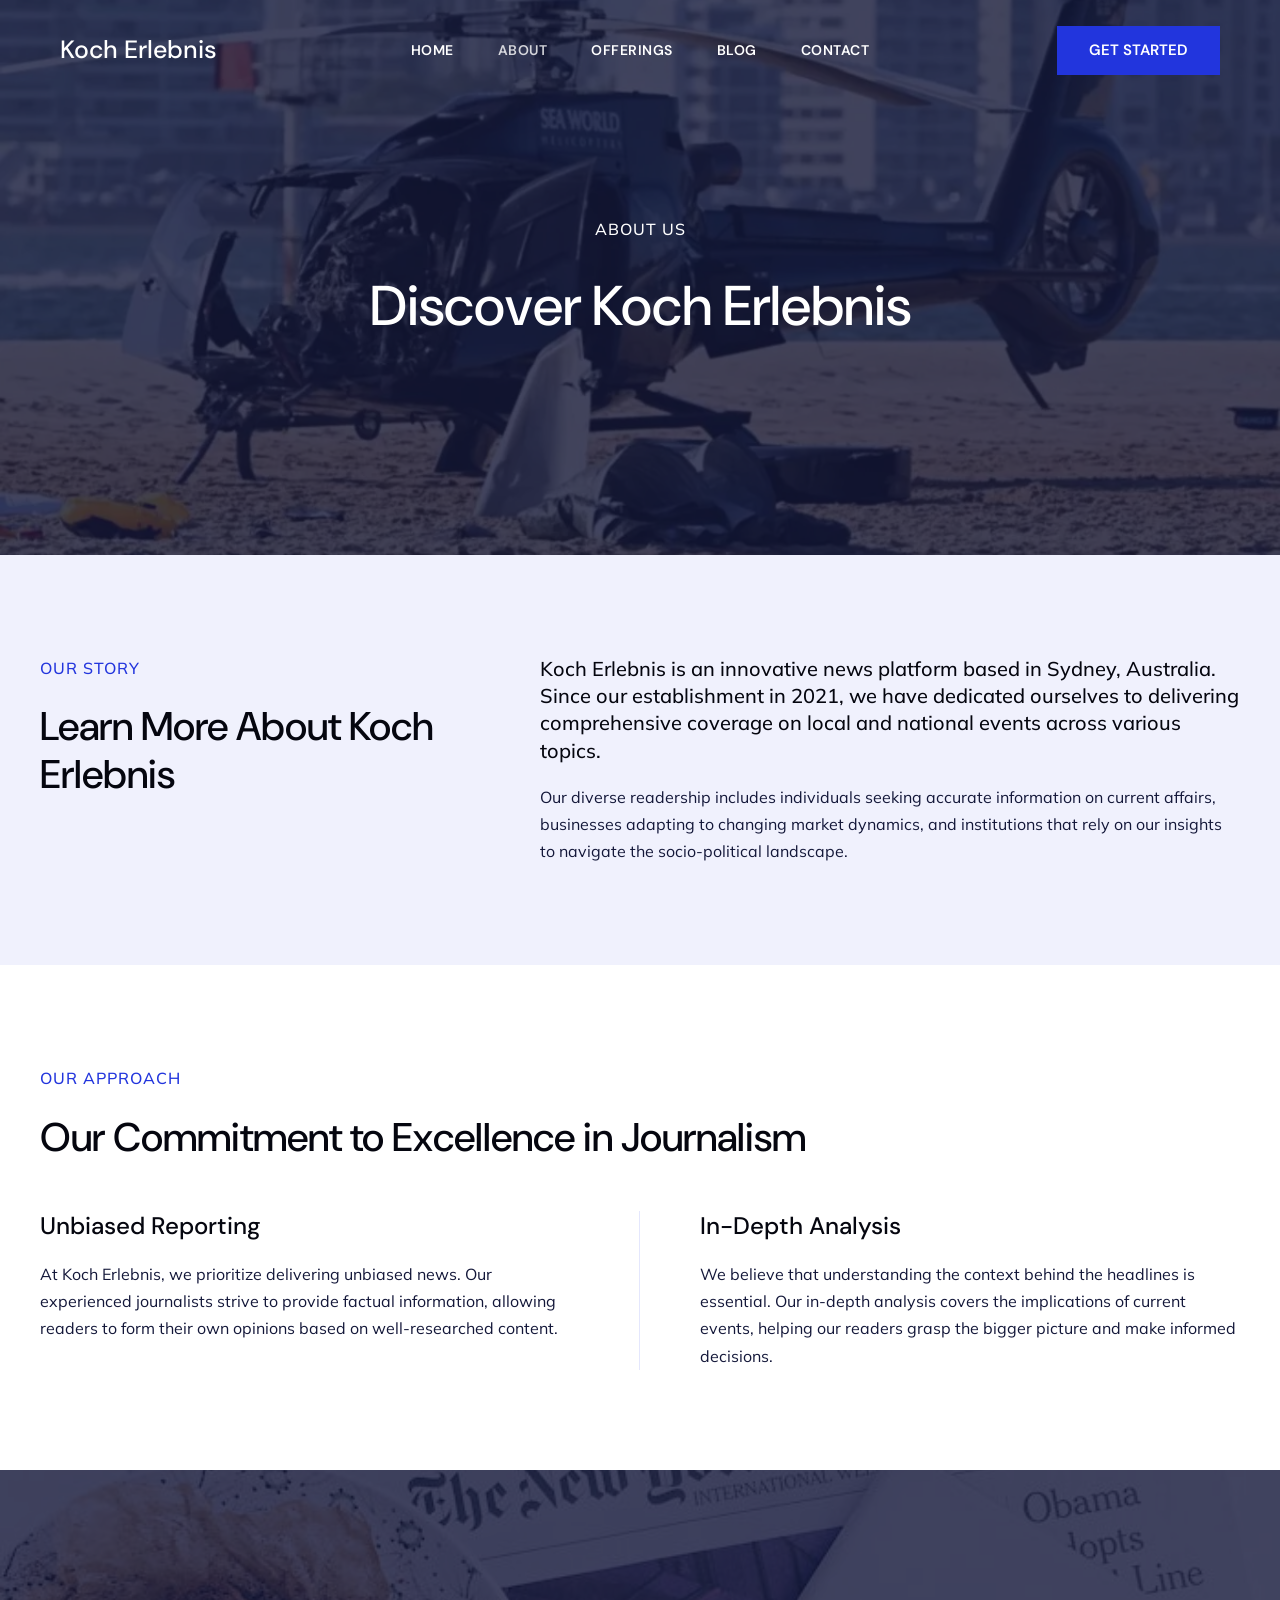
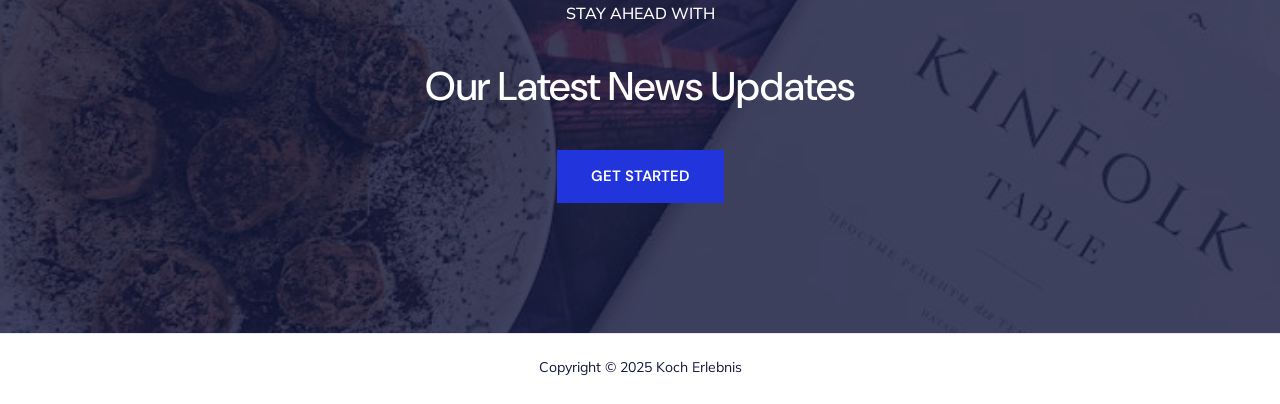
<file: about/index.html>
<!DOCTYPE html>
<html lang="en-US">
<head>
<meta charset="UTF-8">
<meta name="viewport" content="width=device-width, initial-scale=1">
	<link rel="profile" href="https://gmpg.org/xfn/11"> 
	<title>About &#8211; Koch Erlebnis</title>
<meta name="robots" content="max-image-preview:large">
	<style>img:is([sizes="auto" i], [sizes^="auto," i]) { contain-intrinsic-size: 3000px 1500px }</style>
	<link rel="dns-prefetch" href="//fonts.googleapis.com">
<link rel="alternate" type="application/rss+xml" title="Koch Erlebnis &raquo; Feed" href="/feed/">
<link rel="alternate" type="application/rss+xml" title="Koch Erlebnis &raquo; Comments Feed" href="/comments/feed/">
<script>
window._wpemojiSettings = {"baseUrl":"https:\/\/s.w.org\/images\/core\/emoji\/15.0.3\/72x72\/","ext":".png","svgUrl":"https:\/\/s.w.org\/images\/core\/emoji\/15.0.3\/svg\/","svgExt":".svg","source":{"concatemoji":"\/wp-includes\/js\/wp-emoji-release.min.js?ver=6.7.2"}};
/*! This file is auto-generated */
!function(i,n){var o,s,e;function c(e){try{var t={supportTests:e,timestamp:(new Date).valueOf()};sessionStorage.setItem(o,JSON.stringify(t))}catch(e){}}function p(e,t,n){e.clearRect(0,0,e.canvas.width,e.canvas.height),e.fillText(t,0,0);var t=new Uint32Array(e.getImageData(0,0,e.canvas.width,e.canvas.height).data),r=(e.clearRect(0,0,e.canvas.width,e.canvas.height),e.fillText(n,0,0),new Uint32Array(e.getImageData(0,0,e.canvas.width,e.canvas.height).data));return t.every(function(e,t){return e===r[t]})}function u(e,t,n){switch(t){case"flag":return n(e,"🏳️‍⚧️","🏳️​⚧️")?!1:!n(e,"🇺🇳","🇺​🇳")&&!n(e,"🏴󠁧󠁢󠁥󠁮󠁧󠁿","🏴​󠁧​󠁢​󠁥​󠁮​󠁧​󠁿");case"emoji":return!n(e,"🐦‍⬛","🐦​⬛")}return!1}function f(e,t,n){var r="undefined"!=typeof WorkerGlobalScope&&self instanceof WorkerGlobalScope?new OffscreenCanvas(300,150):i.createElement("canvas"),a=r.getContext("2d",{willReadFrequently:!0}),o=(a.textBaseline="top",a.font="600 32px Arial",{});return e.forEach(function(e){o[e]=t(a,e,n)}),o}function t(e){var t=i.createElement("script");t.src=e,t.defer=!0,i.head.appendChild(t)}"undefined"!=typeof Promise&&(o="wpEmojiSettingsSupports",s=["flag","emoji"],n.supports={everything:!0,everythingExceptFlag:!0},e=new Promise(function(e){i.addEventListener("DOMContentLoaded",e,{once:!0})}),new Promise(function(t){var n=function(){try{var e=JSON.parse(sessionStorage.getItem(o));if("object"==typeof e&&"number"==typeof e.timestamp&&(new Date).valueOf()<e.timestamp+604800&&"object"==typeof e.supportTests)return e.supportTests}catch(e){}return null}();if(!n){if("undefined"!=typeof Worker&&"undefined"!=typeof OffscreenCanvas&&"undefined"!=typeof URL&&URL.createObjectURL&&"undefined"!=typeof Blob)try{var e="postMessage("+f.toString()+"("+[JSON.stringify(s),u.toString(),p.toString()].join(",")+"));",r=new Blob([e],{type:"text/javascript"}),a=new Worker(URL.createObjectURL(r),{name:"wpTestEmojiSupports"});return void(a.onmessage=function(e){c(n=e.data),a.terminate(),t(n)})}catch(e){}c(n=f(s,u,p))}t(n)}).then(function(e){for(var t in e)n.supports[t]=e[t],n.supports.everything=n.supports.everything&&n.supports[t],"flag"!==t&&(n.supports.everythingExceptFlag=n.supports.everythingExceptFlag&&n.supports[t]);n.supports.everythingExceptFlag=n.supports.everythingExceptFlag&&!n.supports.flag,n.DOMReady=!1,n.readyCallback=function(){n.DOMReady=!0}}).then(function(){return e}).then(function(){var e;n.supports.everything||(n.readyCallback(),(e=n.source||{}).concatemoji?t(e.concatemoji):e.wpemoji&&e.twemoji&&(t(e.twemoji),t(e.wpemoji)))}))}((window,document),window._wpemojiSettings);
</script>
<link rel="stylesheet" id="astra-theme-css-css" href="/wp-content/themes/astra/assets/css/minified/main.min.css?ver=4.9.2" media="all">
<style id="astra-theme-css-inline-css">:root{--ast-post-nav-space:0;--ast-container-default-xlg-padding:3em;--ast-container-default-lg-padding:3em;--ast-container-default-slg-padding:2em;--ast-container-default-md-padding:3em;--ast-container-default-sm-padding:3em;--ast-container-default-xs-padding:2.4em;--ast-container-default-xxs-padding:1.8em;--ast-code-block-background:#ECEFF3;--ast-comment-inputs-background:#F9FAFB;--ast-normal-container-width:1200px;--ast-narrow-container-width:750px;--ast-blog-title-font-weight:normal;--ast-blog-meta-weight:inherit;--ast-global-color-primary:var(--ast-global-color-5);--ast-global-color-secondary:var(--ast-global-color-4);--ast-global-color-alternate-background:var(--ast-global-color-7);--ast-global-color-subtle-background:var(--ast-global-color-6);--ast-bg-style-guide:#F8FAFC;--ast-shadow-style-guide:0px 0px 4px 0 #00000057;--ast-global-dark-bg-style:#fff;--ast-global-dark-lfs:#fbfbfb;--ast-widget-bg-color:#fafafa;--ast-wc-container-head-bg-color:#fbfbfb;--ast-title-layout-bg:#eeeeee;--ast-search-border-color:#e7e7e7;--ast-lifter-hover-bg:#e6e6e6;--ast-gallery-block-color:#000;--srfm-color-input-label:var(--ast-global-color-2);}html{font-size:100%;}a{color:var(--ast-global-color-2);}a:hover,a:focus{color:var(--ast-global-color-1);}body,button,input,select,textarea,.ast-button,.ast-custom-button{font-family:'Mulish',sans-serif;font-weight:400;font-size:16px;font-size:1rem;line-height:var(--ast-body-line-height,1.7em);}blockquote{color:var(--ast-global-color-3);}h1,.entry-content h1,h2,.entry-content h2,h3,.entry-content h3,h4,.entry-content h4,h5,.entry-content h5,h6,.entry-content h6,.site-title,.site-title a{font-family:'DM Sans',sans-serif;font-weight:500;}.ast-site-identity .site-title a{color:var(--ast-global-color-2);}.site-title{font-size:25px;font-size:1.5625rem;display:block;}.site-header .site-description{font-size:15px;font-size:0.9375rem;display:none;}.entry-title{font-size:24px;font-size:1.5rem;}.archive .ast-article-post .ast-article-inner,.blog .ast-article-post .ast-article-inner,.archive .ast-article-post .ast-article-inner:hover,.blog .ast-article-post .ast-article-inner:hover{overflow:hidden;}h1,.entry-content h1{font-size:56px;font-size:3.5rem;font-weight:500;font-family:'DM Sans',sans-serif;line-height:1.2em;}h2,.entry-content h2{font-size:40px;font-size:2.5rem;font-weight:500;font-family:'DM Sans',sans-serif;line-height:1.2em;}h3,.entry-content h3{font-size:24px;font-size:1.5rem;font-weight:500;font-family:'DM Sans',sans-serif;line-height:1.27em;}h4,.entry-content h4{font-size:21px;font-size:1.3125rem;line-height:1.4em;font-weight:500;font-family:'DM Sans',sans-serif;}h5,.entry-content h5{font-size:20px;font-size:1.25rem;line-height:1.5em;font-weight:500;font-family:'DM Sans',sans-serif;}h6,.entry-content h6{font-size:16px;font-size:1rem;line-height:1.4em;font-weight:500;font-family:'DM Sans',sans-serif;text-transform:uppercase;letter-spacing:0.5px;}::selection{background-color:var(--ast-global-color-0);color:#ffffff;}body,h1,.entry-title a,.entry-content h1,h2,.entry-content h2,h3,.entry-content h3,h4,.entry-content h4,h5,.entry-content h5,h6,.entry-content h6{color:var(--ast-global-color-3);}.tagcloud a:hover,.tagcloud a:focus,.tagcloud a.current-item{color:#ffffff;border-color:var(--ast-global-color-2);background-color:var(--ast-global-color-2);}input:focus,input[type="text"]:focus,input[type="email"]:focus,input[type="url"]:focus,input[type="password"]:focus,input[type="reset"]:focus,input[type="search"]:focus,textarea:focus{border-color:var(--ast-global-color-2);}input[type="radio"]:checked,input[type=reset],input[type="checkbox"]:checked,input[type="checkbox"]:hover:checked,input[type="checkbox"]:focus:checked,input[type=range]::-webkit-slider-thumb{border-color:var(--ast-global-color-2);background-color:var(--ast-global-color-2);box-shadow:none;}.site-footer a:hover + .post-count,.site-footer a:focus + .post-count{background:var(--ast-global-color-2);border-color:var(--ast-global-color-2);}.single .nav-links .nav-previous,.single .nav-links .nav-next{color:var(--ast-global-color-2);}.entry-meta,.entry-meta *{line-height:1.45;color:var(--ast-global-color-2);}.entry-meta a:not(.ast-button):hover,.entry-meta a:not(.ast-button):hover *,.entry-meta a:not(.ast-button):focus,.entry-meta a:not(.ast-button):focus *,.page-links > .page-link,.page-links .page-link:hover,.post-navigation a:hover{color:var(--ast-global-color-1);}#cat option,.secondary .calendar_wrap thead a,.secondary .calendar_wrap thead a:visited{color:var(--ast-global-color-2);}.secondary .calendar_wrap #today,.ast-progress-val span{background:var(--ast-global-color-2);}.secondary a:hover + .post-count,.secondary a:focus + .post-count{background:var(--ast-global-color-2);border-color:var(--ast-global-color-2);}.calendar_wrap #today > a{color:#ffffff;}.page-links .page-link,.single .post-navigation a{color:var(--ast-global-color-2);}.ast-search-menu-icon .search-form button.search-submit{padding:0 4px;}.ast-search-menu-icon form.search-form{padding-right:0;}.ast-search-menu-icon.slide-search input.search-field{width:0;}.ast-header-search .ast-search-menu-icon.ast-dropdown-active .search-form,.ast-header-search .ast-search-menu-icon.ast-dropdown-active .search-field:focus{transition:all 0.2s;}.search-form input.search-field:focus{outline:none;}.ast-archive-title{color:var(--ast-global-color-2);}.widget-title,.widget .wp-block-heading{font-size:22px;font-size:1.375rem;color:var(--ast-global-color-2);}.ast-single-post .entry-content a,.ast-comment-content a:not(.ast-comment-edit-reply-wrap a){text-decoration:underline;}.ast-single-post .wp-block-button .wp-block-button__link,.ast-single-post .elementor-widget-button .elementor-button,.ast-single-post .entry-content .uagb-tab a,.ast-single-post .entry-content .uagb-ifb-cta a,.ast-single-post .entry-content .wp-block-uagb-buttons a,.ast-single-post .entry-content .uabb-module-content a,.ast-single-post .entry-content .uagb-post-grid a,.ast-single-post .entry-content .uagb-timeline a,.ast-single-post .entry-content .uagb-toc__wrap a,.ast-single-post .entry-content .uagb-taxomony-box a,.ast-single-post .entry-content .woocommerce a,.entry-content .wp-block-latest-posts > li > a,.ast-single-post .entry-content .wp-block-file__button,li.ast-post-filter-single,.ast-single-post .wp-block-buttons .wp-block-button.is-style-outline .wp-block-button__link,.ast-single-post .ast-comment-content .comment-reply-link,.ast-single-post .ast-comment-content .comment-edit-link{text-decoration:none;}.ast-search-menu-icon.slide-search a:focus-visible:focus-visible,.astra-search-icon:focus-visible,#close:focus-visible,a:focus-visible,.ast-menu-toggle:focus-visible,.site .skip-link:focus-visible,.wp-block-loginout input:focus-visible,.wp-block-search.wp-block-search__button-inside .wp-block-search__inside-wrapper,.ast-header-navigation-arrow:focus-visible,.woocommerce .wc-proceed-to-checkout > .checkout-button:focus-visible,.woocommerce .woocommerce-MyAccount-navigation ul li a:focus-visible,.ast-orders-table__row .ast-orders-table__cell:focus-visible,.woocommerce .woocommerce-order-details .order-again > .button:focus-visible,.woocommerce .woocommerce-message a.button.wc-forward:focus-visible,.woocommerce #minus_qty:focus-visible,.woocommerce #plus_qty:focus-visible,a#ast-apply-coupon:focus-visible,.woocommerce .woocommerce-info a:focus-visible,.woocommerce .astra-shop-summary-wrap a:focus-visible,.woocommerce a.wc-forward:focus-visible,#ast-apply-coupon:focus-visible,.woocommerce-js .woocommerce-mini-cart-item a.remove:focus-visible,#close:focus-visible,.button.search-submit:focus-visible,#search_submit:focus,.normal-search:focus-visible,.ast-header-account-wrap:focus-visible,.woocommerce .ast-on-card-button.ast-quick-view-trigger:focus{outline-style:dotted;outline-color:inherit;outline-width:thin;}input:focus,input[type="text"]:focus,input[type="email"]:focus,input[type="url"]:focus,input[type="password"]:focus,input[type="reset"]:focus,input[type="search"]:focus,input[type="number"]:focus,textarea:focus,.wp-block-search__input:focus,[data-section="section-header-mobile-trigger"] .ast-button-wrap .ast-mobile-menu-trigger-minimal:focus,.ast-mobile-popup-drawer.active .menu-toggle-close:focus,.woocommerce-ordering select.orderby:focus,#ast-scroll-top:focus,#coupon_code:focus,.woocommerce-page #comment:focus,.woocommerce #reviews #respond input#submit:focus,.woocommerce a.add_to_cart_button:focus,.woocommerce .button.single_add_to_cart_button:focus,.woocommerce .woocommerce-cart-form button:focus,.woocommerce .woocommerce-cart-form__cart-item .quantity .qty:focus,.woocommerce .woocommerce-billing-fields .woocommerce-billing-fields__field-wrapper .woocommerce-input-wrapper > .input-text:focus,.woocommerce #order_comments:focus,.woocommerce #place_order:focus,.woocommerce .woocommerce-address-fields .woocommerce-address-fields__field-wrapper .woocommerce-input-wrapper > .input-text:focus,.woocommerce .woocommerce-MyAccount-content form button:focus,.woocommerce .woocommerce-MyAccount-content .woocommerce-EditAccountForm .woocommerce-form-row .woocommerce-Input.input-text:focus,.woocommerce .ast-woocommerce-container .woocommerce-pagination ul.page-numbers li a:focus,body #content .woocommerce form .form-row .select2-container--default .select2-selection--single:focus,#ast-coupon-code:focus,.woocommerce.woocommerce-js .quantity input[type=number]:focus,.woocommerce-js .woocommerce-mini-cart-item .quantity input[type=number]:focus,.woocommerce p#ast-coupon-trigger:focus{border-style:dotted;border-color:inherit;border-width:thin;}input{outline:none;}body .ast-oembed-container *{position:absolute;top:0;width:100%;height:100%;left:0;}body .wp-block-embed-pocket-casts .ast-oembed-container *{position:unset;}.ast-single-post-featured-section + article {margin-top: 2em;}.site-content .ast-single-post-featured-section img {width: 100%;overflow: hidden;object-fit: cover;}.site > .ast-single-related-posts-container {margin-top: 0;}@media (min-width: 922px) {.ast-desktop .ast-container--narrow {max-width: var(--ast-narrow-container-width);margin: 0 auto;}}@media (max-width:921.9px){#ast-desktop-header{display:none;}}@media (min-width:922px){#ast-mobile-header{display:none;}}.wp-block-buttons.aligncenter{justify-content:center;}@media (max-width:921px){.ast-theme-transparent-header #primary,.ast-theme-transparent-header #secondary{padding:0;}}@media (max-width:921px){.ast-plain-container.ast-no-sidebar #primary{padding:0;}}.ast-plain-container.ast-no-sidebar #primary{margin-top:0;margin-bottom:0;}@media (max-width:921px){.ast-separate-container.ast-single-post.ast-right-sidebar #primary,.ast-separate-container.ast-single-post.ast-left-sidebar #primary,.ast-separate-container.ast-single-post #primary,.ast-plain-container #primary,.ast-narrow-container #primary{margin-top:40px;margin-bottom:20px;}.ast-separate-container.ast-single-post.ast-right-sidebar #primary,.ast-separate-container.ast-single-post.ast-left-sidebar #primary,.ast-separate-container.ast-single-post #primary,.ast-plain-container.ast-single-post #primary,.ast-narrow-container.ast-single-post #primary{margin-top:40px;margin-bottom:20px;}}@media (max-width:544px){.ast-separate-container.ast-single-post.ast-right-sidebar #primary,.ast-separate-container.ast-single-post.ast-left-sidebar #primary,.ast-separate-container.ast-single-post #primary,.ast-plain-container.ast-single-post #primary,.ast-narrow-container.ast-single-post #primary{margin-top:30px;margin-bottom:20px;}}@media (max-width:921px){.ast-separate-container #primary,.ast-narrow-container #primary{padding-top:0px;}}@media (max-width:544px){.ast-separate-container #primary,.ast-narrow-container #primary{padding-top:0px;}}@media (max-width:921px){.ast-separate-container #primary,.ast-narrow-container #primary{padding-bottom:0px;}}@media (max-width:544px){.ast-separate-container #primary,.ast-narrow-container #primary{padding-bottom:0px;}}.wp-block-button.is-style-outline .wp-block-button__link{border-color:var(--ast-global-color-0);border-top-width:2px;border-right-width:2px;border-bottom-width:2px;border-left-width:2px;}div.wp-block-button.is-style-outline > .wp-block-button__link:not(.has-text-color),div.wp-block-button.wp-block-button__link.is-style-outline:not(.has-text-color){color:var(--ast-global-color-0);}.wp-block-button.is-style-outline .wp-block-button__link:hover,.wp-block-buttons .wp-block-button.is-style-outline .wp-block-button__link:focus,.wp-block-buttons .wp-block-button.is-style-outline > .wp-block-button__link:not(.has-text-color):hover,.wp-block-buttons .wp-block-button.wp-block-button__link.is-style-outline:not(.has-text-color):hover{color:#ffffff;background-color:var(--ast-global-color-1);border-color:var(--ast-global-color-1);}.post-page-numbers.current .page-link,.ast-pagination .page-numbers.current{color:#ffffff;border-color:var(--ast-global-color-0);background-color:var(--ast-global-color-0);}.wp-block-button.is-style-outline .wp-block-button__link{border-top-width:2px;border-right-width:2px;border-bottom-width:2px;border-left-width:2px;}.wp-block-buttons .wp-block-button.is-style-outline .wp-block-button__link.wp-element-button,.ast-outline-button,.wp-block-uagb-buttons-child .uagb-buttons-repeater.ast-outline-button{border-color:var(--ast-global-color-0);border-top-width:2px;border-right-width:2px;border-bottom-width:2px;border-left-width:2px;font-family:'DM Sans',sans-serif;font-weight:600;font-size:15px;font-size:0.9375rem;line-height:1em;text-transform:uppercase;padding-top:17px;padding-right:32px;padding-bottom:17px;padding-left:32px;border-top-left-radius:0px;border-top-right-radius:0px;border-bottom-right-radius:0px;border-bottom-left-radius:0px;}.wp-block-buttons .wp-block-button.is-style-outline > .wp-block-button__link:not(.has-text-color),.wp-block-buttons .wp-block-button.wp-block-button__link.is-style-outline:not(.has-text-color),.ast-outline-button{color:var(--ast-global-color-0);}.wp-block-button.is-style-outline .wp-block-button__link:hover,.wp-block-buttons .wp-block-button.is-style-outline .wp-block-button__link:focus,.wp-block-buttons .wp-block-button.is-style-outline > .wp-block-button__link:not(.has-text-color):hover,.wp-block-buttons .wp-block-button.wp-block-button__link.is-style-outline:not(.has-text-color):hover,.ast-outline-button:hover,.ast-outline-button:focus,.wp-block-uagb-buttons-child .uagb-buttons-repeater.ast-outline-button:hover,.wp-block-uagb-buttons-child .uagb-buttons-repeater.ast-outline-button:focus{color:#ffffff;background-color:var(--ast-global-color-1);border-color:var(--ast-global-color-1);}.wp-block-button .wp-block-button__link.wp-element-button.is-style-outline:not(.has-background),.wp-block-button.is-style-outline>.wp-block-button__link.wp-element-button:not(.has-background),.ast-outline-button{background-color:transparent;}@media (max-width:921px){.wp-block-buttons .wp-block-button.is-style-outline .wp-block-button__link.wp-element-button,.ast-outline-button,.wp-block-uagb-buttons-child .uagb-buttons-repeater.ast-outline-button{font-size:14px;font-size:0.875rem;padding-top:15px;padding-right:30px;padding-bottom:15px;padding-left:30px;border-top-left-radius:0px;border-top-right-radius:0px;border-bottom-right-radius:0px;border-bottom-left-radius:0px;}}@media (max-width:544px){.wp-block-buttons .wp-block-button.is-style-outline .wp-block-button__link.wp-element-button,.ast-outline-button,.wp-block-uagb-buttons-child .uagb-buttons-repeater.ast-outline-button{font-size:14px;font-size:0.875rem;padding-top:15px;padding-right:30px;padding-bottom:15px;padding-left:30px;border-top-left-radius:0px;border-top-right-radius:0px;border-bottom-right-radius:0px;border-bottom-left-radius:0px;}}.entry-content[data-ast-blocks-layout] > figure{margin-bottom:1em;}h1.widget-title{font-weight:500;}h2.widget-title{font-weight:500;}h3.widget-title{font-weight:500;}.elementor-widget-container .elementor-loop-container .e-loop-item[data-elementor-type="loop-item"]{width:100%;}#page{display:flex;flex-direction:column;min-height:100vh;}.ast-404-layout-1 h1.page-title{color:var(--ast-global-color-2);}.single .post-navigation a{line-height:1em;height:inherit;}.error-404 .page-sub-title{font-size:1.5rem;font-weight:inherit;}.search .site-content .content-area .search-form{margin-bottom:0;}#page .site-content{flex-grow:1;}.widget{margin-bottom:1.25em;}#secondary li{line-height:1.5em;}#secondary .wp-block-group h2{margin-bottom:0.7em;}#secondary h2{font-size:1.7rem;}.ast-separate-container .ast-article-post,.ast-separate-container .ast-article-single,.ast-separate-container .comment-respond{padding:3em;}.ast-separate-container .ast-article-single .ast-article-single{padding:0;}.ast-article-single .wp-block-post-template-is-layout-grid{padding-left:0;}.ast-separate-container .comments-title,.ast-narrow-container .comments-title{padding:1.5em 2em;}.ast-page-builder-template .comment-form-textarea,.ast-comment-formwrap .ast-grid-common-col{padding:0;}.ast-comment-formwrap{padding:0;display:inline-flex;column-gap:20px;width:100%;margin-left:0;margin-right:0;}.comments-area textarea#comment:focus,.comments-area textarea#comment:active,.comments-area .ast-comment-formwrap input[type="text"]:focus,.comments-area .ast-comment-formwrap input[type="text"]:active {box-shadow:none;outline:none;}.archive.ast-page-builder-template .entry-header{margin-top:2em;}.ast-page-builder-template .ast-comment-formwrap{width:100%;}.entry-title{margin-bottom:0.5em;}.ast-archive-description p{font-size:inherit;font-weight:inherit;line-height:inherit;}.ast-separate-container .ast-comment-list li.depth-1,.hentry{margin-bottom:2em;}@media (min-width:921px){.ast-left-sidebar.ast-page-builder-template #secondary,.archive.ast-right-sidebar.ast-page-builder-template .site-main{padding-left:20px;padding-right:20px;}}@media (max-width:544px){.ast-comment-formwrap.ast-row{column-gap:10px;display:inline-block;}#ast-commentform .ast-grid-common-col{position:relative;width:100%;}}@media (min-width:1201px){.ast-separate-container .ast-article-post,.ast-separate-container .ast-article-single,.ast-separate-container .ast-author-box,.ast-separate-container .ast-404-layout-1,.ast-separate-container .no-results{padding:3em;}}@media (max-width:921px){.ast-separate-container #primary,.ast-separate-container #secondary{padding:1.5em 0;}#primary,#secondary{padding:1.5em 0;margin:0;}.ast-left-sidebar #content > .ast-container{display:flex;flex-direction:column-reverse;width:100%;}}@media (min-width:922px){.ast-separate-container.ast-right-sidebar #primary,.ast-separate-container.ast-left-sidebar #primary{border:0;}.search-no-results.ast-separate-container #primary{margin-bottom:4em;}}.wp-block-button .wp-block-button__link{color:#ffffff;}.wp-block-button .wp-block-button__link:hover,.wp-block-button .wp-block-button__link:focus{color:#ffffff;background-color:var(--ast-global-color-1);border-color:var(--ast-global-color-1);}.elementor-widget-heading h1.elementor-heading-title{line-height:1.2em;}.elementor-widget-heading h2.elementor-heading-title{line-height:1.2em;}.elementor-widget-heading h3.elementor-heading-title{line-height:1.27em;}.elementor-widget-heading h4.elementor-heading-title{line-height:1.4em;}.elementor-widget-heading h5.elementor-heading-title{line-height:1.5em;}.elementor-widget-heading h6.elementor-heading-title{line-height:1.4em;}.wp-block-button .wp-block-button__link,.wp-block-search .wp-block-search__button,body .wp-block-file .wp-block-file__button{border-style:solid;border-top-width:2px;border-right-width:2px;border-left-width:2px;border-bottom-width:2px;border-color:var(--ast-global-color-0);background-color:var(--ast-global-color-0);color:#ffffff;font-family:'DM Sans',sans-serif;font-weight:600;line-height:1em;text-transform:uppercase;font-size:15px;font-size:0.9375rem;border-top-left-radius:0px;border-top-right-radius:0px;border-bottom-right-radius:0px;border-bottom-left-radius:0px;padding-top:17px;padding-right:32px;padding-bottom:17px;padding-left:32px;}@media (max-width:921px){.wp-block-button .wp-block-button__link,.wp-block-search .wp-block-search__button,body .wp-block-file .wp-block-file__button{font-size:14px;font-size:0.875rem;padding-top:15px;padding-right:30px;padding-bottom:15px;padding-left:30px;border-top-left-radius:0px;border-top-right-radius:0px;border-bottom-right-radius:0px;border-bottom-left-radius:0px;}}@media (max-width:544px){.wp-block-button .wp-block-button__link,.wp-block-search .wp-block-search__button,body .wp-block-file .wp-block-file__button{font-size:14px;font-size:0.875rem;padding-top:15px;padding-right:30px;padding-bottom:15px;padding-left:30px;border-top-left-radius:0px;border-top-right-radius:0px;border-bottom-right-radius:0px;border-bottom-left-radius:0px;}}.menu-toggle,button,.ast-button,.ast-custom-button,.button,input#submit,input[type="button"],input[type="submit"],input[type="reset"],form[CLASS*="wp-block-search__"].wp-block-search .wp-block-search__inside-wrapper .wp-block-search__button,body .wp-block-file .wp-block-file__button,.search .search-submit,.woocommerce-js a.button,.woocommerce button.button,.woocommerce .woocommerce-message a.button,.woocommerce #respond input#submit.alt,.woocommerce input.button.alt,.woocommerce input.button,.woocommerce input.button:disabled,.woocommerce input.button:disabled[disabled],.woocommerce input.button:disabled:hover,.woocommerce input.button:disabled[disabled]:hover,.woocommerce #respond input#submit,.woocommerce button.button.alt.disabled,.wc-block-grid__products .wc-block-grid__product .wp-block-button__link,.wc-block-grid__product-onsale,[CLASS*="wc-block"] button,.woocommerce-js .astra-cart-drawer .astra-cart-drawer-content .woocommerce-mini-cart__buttons .button:not(.checkout):not(.ast-continue-shopping),.woocommerce-js .astra-cart-drawer .astra-cart-drawer-content .woocommerce-mini-cart__buttons a.checkout,.woocommerce button.button.alt.disabled.wc-variation-selection-needed,[CLASS*="wc-block"] .wc-block-components-button{border-style:solid;border-top-width:2px;border-right-width:2px;border-left-width:2px;border-bottom-width:2px;color:#ffffff;border-color:var(--ast-global-color-0);background-color:var(--ast-global-color-0);padding-top:17px;padding-right:32px;padding-bottom:17px;padding-left:32px;font-family:'DM Sans',sans-serif;font-weight:600;font-size:15px;font-size:0.9375rem;line-height:1em;text-transform:uppercase;border-top-left-radius:0px;border-top-right-radius:0px;border-bottom-right-radius:0px;border-bottom-left-radius:0px;}button:focus,.menu-toggle:hover,button:hover,.ast-button:hover,.ast-custom-button:hover .button:hover,.ast-custom-button:hover ,input[type=reset]:hover,input[type=reset]:focus,input#submit:hover,input#submit:focus,input[type="button"]:hover,input[type="button"]:focus,input[type="submit"]:hover,input[type="submit"]:focus,form[CLASS*="wp-block-search__"].wp-block-search .wp-block-search__inside-wrapper .wp-block-search__button:hover,form[CLASS*="wp-block-search__"].wp-block-search .wp-block-search__inside-wrapper .wp-block-search__button:focus,body .wp-block-file .wp-block-file__button:hover,body .wp-block-file .wp-block-file__button:focus,.woocommerce-js a.button:hover,.woocommerce button.button:hover,.woocommerce .woocommerce-message a.button:hover,.woocommerce #respond input#submit:hover,.woocommerce #respond input#submit.alt:hover,.woocommerce input.button.alt:hover,.woocommerce input.button:hover,.woocommerce button.button.alt.disabled:hover,.wc-block-grid__products .wc-block-grid__product .wp-block-button__link:hover,[CLASS*="wc-block"] button:hover,.woocommerce-js .astra-cart-drawer .astra-cart-drawer-content .woocommerce-mini-cart__buttons .button:not(.checkout):not(.ast-continue-shopping):hover,.woocommerce-js .astra-cart-drawer .astra-cart-drawer-content .woocommerce-mini-cart__buttons a.checkout:hover,.woocommerce button.button.alt.disabled.wc-variation-selection-needed:hover,[CLASS*="wc-block"] .wc-block-components-button:hover,[CLASS*="wc-block"] .wc-block-components-button:focus{color:#ffffff;background-color:var(--ast-global-color-1);border-color:var(--ast-global-color-1);}form[CLASS*="wp-block-search__"].wp-block-search .wp-block-search__inside-wrapper .wp-block-search__button.has-icon{padding-top:calc(17px - 3px);padding-right:calc(32px - 3px);padding-bottom:calc(17px - 3px);padding-left:calc(32px - 3px);}@media (max-width:921px){.menu-toggle,button,.ast-button,.ast-custom-button,.button,input#submit,input[type="button"],input[type="submit"],input[type="reset"],form[CLASS*="wp-block-search__"].wp-block-search .wp-block-search__inside-wrapper .wp-block-search__button,body .wp-block-file .wp-block-file__button,.search .search-submit,.woocommerce-js a.button,.woocommerce button.button,.woocommerce .woocommerce-message a.button,.woocommerce #respond input#submit.alt,.woocommerce input.button.alt,.woocommerce input.button,.woocommerce input.button:disabled,.woocommerce input.button:disabled[disabled],.woocommerce input.button:disabled:hover,.woocommerce input.button:disabled[disabled]:hover,.woocommerce #respond input#submit,.woocommerce button.button.alt.disabled,.wc-block-grid__products .wc-block-grid__product .wp-block-button__link,.wc-block-grid__product-onsale,[CLASS*="wc-block"] button,.woocommerce-js .astra-cart-drawer .astra-cart-drawer-content .woocommerce-mini-cart__buttons .button:not(.checkout):not(.ast-continue-shopping),.woocommerce-js .astra-cart-drawer .astra-cart-drawer-content .woocommerce-mini-cart__buttons a.checkout,.woocommerce button.button.alt.disabled.wc-variation-selection-needed,[CLASS*="wc-block"] .wc-block-components-button{padding-top:15px;padding-right:30px;padding-bottom:15px;padding-left:30px;font-size:14px;font-size:0.875rem;border-top-left-radius:0px;border-top-right-radius:0px;border-bottom-right-radius:0px;border-bottom-left-radius:0px;}}@media (max-width:544px){.menu-toggle,button,.ast-button,.ast-custom-button,.button,input#submit,input[type="button"],input[type="submit"],input[type="reset"],form[CLASS*="wp-block-search__"].wp-block-search .wp-block-search__inside-wrapper .wp-block-search__button,body .wp-block-file .wp-block-file__button,.search .search-submit,.woocommerce-js a.button,.woocommerce button.button,.woocommerce .woocommerce-message a.button,.woocommerce #respond input#submit.alt,.woocommerce input.button.alt,.woocommerce input.button,.woocommerce input.button:disabled,.woocommerce input.button:disabled[disabled],.woocommerce input.button:disabled:hover,.woocommerce input.button:disabled[disabled]:hover,.woocommerce #respond input#submit,.woocommerce button.button.alt.disabled,.wc-block-grid__products .wc-block-grid__product .wp-block-button__link,.wc-block-grid__product-onsale,[CLASS*="wc-block"] button,.woocommerce-js .astra-cart-drawer .astra-cart-drawer-content .woocommerce-mini-cart__buttons .button:not(.checkout):not(.ast-continue-shopping),.woocommerce-js .astra-cart-drawer .astra-cart-drawer-content .woocommerce-mini-cart__buttons a.checkout,.woocommerce button.button.alt.disabled.wc-variation-selection-needed,[CLASS*="wc-block"] .wc-block-components-button{padding-top:15px;padding-right:30px;padding-bottom:15px;padding-left:30px;font-size:14px;font-size:0.875rem;border-top-left-radius:0px;border-top-right-radius:0px;border-bottom-right-radius:0px;border-bottom-left-radius:0px;}}@media (max-width:921px){.menu-toggle,button,.ast-button,.button,input#submit,input[type="button"],input[type="submit"],input[type="reset"]{font-size:14px;font-size:0.875rem;}.ast-mobile-header-stack .main-header-bar .ast-search-menu-icon{display:inline-block;}.ast-header-break-point.ast-header-custom-item-outside .ast-mobile-header-stack .main-header-bar .ast-search-icon{margin:0;}.ast-comment-avatar-wrap img{max-width:2.5em;}.ast-comment-meta{padding:0 1.8888em 1.3333em;}.ast-separate-container .ast-comment-list li.depth-1{padding:1.5em 2.14em;}.ast-separate-container .comment-respond{padding:2em 2.14em;}}@media (min-width:544px){.ast-container{max-width:100%;}}@media (max-width:544px){.ast-separate-container .ast-article-post,.ast-separate-container .ast-article-single,.ast-separate-container .comments-title,.ast-separate-container .ast-archive-description{padding:1.5em 1em;}.ast-separate-container #content .ast-container{padding-left:0.54em;padding-right:0.54em;}.ast-separate-container .ast-comment-list .bypostauthor{padding:.5em;}.ast-search-menu-icon.ast-dropdown-active .search-field{width:170px;}.menu-toggle,button,.ast-button,.button,input#submit,input[type="button"],input[type="submit"],input[type="reset"]{font-size:14px;font-size:0.875rem;}} #ast-mobile-header .ast-site-header-cart-li a{pointer-events:none;}.ast-separate-container{background-color:var(--ast-global-color-5);background-image:none;}@media (max-width:921px){.widget-title{font-size:20px;font-size:1.4285714285714rem;}body,button,input,select,textarea,.ast-button,.ast-custom-button{font-size:14px;font-size:0.875rem;}#secondary,#secondary button,#secondary input,#secondary select,#secondary textarea{font-size:14px;font-size:0.875rem;}.site-title{font-size:23px;font-size:1.4375rem;display:block;}.site-header .site-description{display:none;}.entry-title{font-size:22px;font-size:1.375rem;}h1,.entry-content h1{font-size:48px;}h2,.entry-content h2{font-size:36px;}h3,.entry-content h3{font-size:24px;}h4,.entry-content h4{font-size:21px;font-size:1.3125rem;}h5,.entry-content h5{font-size:18px;font-size:1.125rem;}h6,.entry-content h6{font-size:14px;font-size:0.875rem;}body,.ast-separate-container{background-color:var(--ast-global-color-5);background-image:none;}}@media (max-width:544px){.widget-title{font-size:20px;font-size:1.4285714285714rem;}body,button,input,select,textarea,.ast-button,.ast-custom-button{font-size:14px;font-size:0.875rem;}#secondary,#secondary button,#secondary input,#secondary select,#secondary textarea{font-size:14px;font-size:0.875rem;}.site-title{font-size:20px;font-size:1.25rem;display:block;}.site-header .site-description{display:none;}.entry-title{font-size:20px;font-size:1.25rem;}h1,.entry-content h1{font-size:38px;}h2,.entry-content h2{font-size:32px;}h3,.entry-content h3{font-size:24px;}h4,.entry-content h4{font-size:21px;font-size:1.3125rem;}h5,.entry-content h5{font-size:18px;font-size:1.125rem;}h6,.entry-content h6{font-size:14px;font-size:0.875rem;}body,.ast-separate-container{background-color:var(--ast-global-color-5);background-image:none;}}@media (max-width:544px){html{font-size:100%;}}@media (min-width:922px){.ast-container{max-width:1240px;}}@media (min-width:922px){.site-content .ast-container{display:flex;}}@media (max-width:921px){.site-content .ast-container{flex-direction:column;}}@media (min-width:922px){.main-header-menu .sub-menu .menu-item.ast-left-align-sub-menu:hover > .sub-menu,.main-header-menu .sub-menu .menu-item.ast-left-align-sub-menu.focus > .sub-menu{margin-left:-0px;}}.ast-theme-transparent-header [CLASS*="ast-header-html-"] .ast-builder-html-element a{color:#ffffff;}.ast-theme-transparent-header [CLASS*="ast-header-html-"] .ast-builder-html-element a:hover{color:var(--ast-global-color-1);}.ast-theme-transparent-header [CLASS*="ast-header-button-"] .ast-custom-button{color:#ffffff;background:var(--ast-global-color-0);}.ast-theme-transparent-header [CLASS*="ast-header-button-"] .ast-custom-button:hover{color:#ffffff;background:var(--ast-global-color-1);}.ast-theme-transparent-header [data-section="section-header-mobile-trigger"] .ast-button-wrap .mobile-menu-toggle-icon .ast-mobile-svg{fill:#ffffff;}.ast-theme-transparent-header [data-section="section-header-mobile-trigger"] .ast-button-wrap .mobile-menu-wrap .mobile-menu{color:#ffffff;}.ast-theme-transparent-header [data-section="section-header-mobile-trigger"] .ast-button-wrap .ast-mobile-menu-trigger-outline{background:transparent;color:#ffffff;border-color:#ffffff;}.entry-content li > p{margin-bottom:0;}.site .comments-area{padding-top:2em;padding-bottom:3em;}.wp-block-file {display: flex;align-items: center;flex-wrap: wrap;justify-content: space-between;}.wp-block-pullquote {border: none;}.wp-block-pullquote blockquote::before {content: "\201D";font-family: "Helvetica",sans-serif;display: flex;transform: rotate( 180deg );font-size: 6rem;font-style: normal;line-height: 1;font-weight: bold;align-items: center;justify-content: center;}.has-text-align-right > blockquote::before {justify-content: flex-start;}.has-text-align-left > blockquote::before {justify-content: flex-end;}figure.wp-block-pullquote.is-style-solid-color blockquote {max-width: 100%;text-align: inherit;}:root {--wp--custom--ast-default-block-top-padding: 100px;--wp--custom--ast-default-block-right-padding: 80px;--wp--custom--ast-default-block-bottom-padding: 100px;--wp--custom--ast-default-block-left-padding: 80px;--wp--custom--ast-container-width: 1200px;--wp--custom--ast-content-width-size: 1200px;--wp--custom--ast-wide-width-size: calc(1200px + var(--wp--custom--ast-default-block-left-padding) + var(--wp--custom--ast-default-block-right-padding));}.ast-narrow-container {--wp--custom--ast-content-width-size: 750px;--wp--custom--ast-wide-width-size: 750px;}@media(max-width: 921px) {:root {--wp--custom--ast-default-block-top-padding: 50px;--wp--custom--ast-default-block-right-padding: 50px;--wp--custom--ast-default-block-bottom-padding: 50px;--wp--custom--ast-default-block-left-padding: 50px;}}@media(max-width: 544px) {:root {--wp--custom--ast-default-block-top-padding: 50px;--wp--custom--ast-default-block-right-padding: 30px;--wp--custom--ast-default-block-bottom-padding: 50px;--wp--custom--ast-default-block-left-padding: 30px;}}.entry-content > .wp-block-group,.entry-content > .wp-block-cover,.entry-content > .wp-block-columns {padding-top: var(--wp--custom--ast-default-block-top-padding);padding-right: var(--wp--custom--ast-default-block-right-padding);padding-bottom: var(--wp--custom--ast-default-block-bottom-padding);padding-left: var(--wp--custom--ast-default-block-left-padding);}.ast-plain-container.ast-no-sidebar .entry-content > .alignfull,.ast-page-builder-template .ast-no-sidebar .entry-content > .alignfull {margin-left: calc( -50vw + 50%);margin-right: calc( -50vw + 50%);max-width: 100vw;width: 100vw;}.ast-plain-container.ast-no-sidebar .entry-content .alignfull .alignfull,.ast-page-builder-template.ast-no-sidebar .entry-content .alignfull .alignfull,.ast-plain-container.ast-no-sidebar .entry-content .alignfull .alignwide,.ast-page-builder-template.ast-no-sidebar .entry-content .alignfull .alignwide,.ast-plain-container.ast-no-sidebar .entry-content .alignwide .alignfull,.ast-page-builder-template.ast-no-sidebar .entry-content .alignwide .alignfull,.ast-plain-container.ast-no-sidebar .entry-content .alignwide .alignwide,.ast-page-builder-template.ast-no-sidebar .entry-content .alignwide .alignwide,.ast-plain-container.ast-no-sidebar .entry-content .wp-block-column .alignfull,.ast-page-builder-template.ast-no-sidebar .entry-content .wp-block-column .alignfull,.ast-plain-container.ast-no-sidebar .entry-content .wp-block-column .alignwide,.ast-page-builder-template.ast-no-sidebar .entry-content .wp-block-column .alignwide {margin-left: auto;margin-right: auto;width: 100%;}[data-ast-blocks-layout] .wp-block-separator:not(.is-style-dots) {height: 0;}[data-ast-blocks-layout] .wp-block-separator {margin: 20px auto;}[data-ast-blocks-layout] .wp-block-separator:not(.is-style-wide):not(.is-style-dots) {max-width: 100px;}[data-ast-blocks-layout] .wp-block-separator.has-background {padding: 0;}.entry-content[data-ast-blocks-layout] > * {max-width: var(--wp--custom--ast-content-width-size);margin-left: auto;margin-right: auto;}.entry-content[data-ast-blocks-layout] > .alignwide {max-width: var(--wp--custom--ast-wide-width-size);}.entry-content[data-ast-blocks-layout] .alignfull {max-width: none;}.entry-content .wp-block-columns {margin-bottom: 0;}blockquote {margin: 1.5em;border-color: rgba(0,0,0,0.05);}.wp-block-quote:not(.has-text-align-right):not(.has-text-align-center) {border-left: 5px solid rgba(0,0,0,0.05);}.has-text-align-right > blockquote,blockquote.has-text-align-right {border-right: 5px solid rgba(0,0,0,0.05);}.has-text-align-left > blockquote,blockquote.has-text-align-left {border-left: 5px solid rgba(0,0,0,0.05);}.wp-block-site-tagline,.wp-block-latest-posts .read-more {margin-top: 15px;}.wp-block-loginout p label {display: block;}.wp-block-loginout p:not(.login-remember):not(.login-submit) input {width: 100%;}.wp-block-loginout input:focus {border-color: transparent;}.wp-block-loginout input:focus {outline: thin dotted;}.entry-content .wp-block-media-text .wp-block-media-text__content {padding: 0 0 0 8%;}.entry-content .wp-block-media-text.has-media-on-the-right .wp-block-media-text__content {padding: 0 8% 0 0;}.entry-content .wp-block-media-text.has-background .wp-block-media-text__content {padding: 8%;}.entry-content .wp-block-cover:not([class*="background-color"]):not(.has-text-color.has-link-color) .wp-block-cover__inner-container,.entry-content .wp-block-cover:not([class*="background-color"]) .wp-block-cover-image-text,.entry-content .wp-block-cover:not([class*="background-color"]) .wp-block-cover-text,.entry-content .wp-block-cover-image:not([class*="background-color"]) .wp-block-cover__inner-container,.entry-content .wp-block-cover-image:not([class*="background-color"]) .wp-block-cover-image-text,.entry-content .wp-block-cover-image:not([class*="background-color"]) .wp-block-cover-text {color: var(--ast-global-color-primary,var(--ast-global-color-5));}.wp-block-loginout .login-remember input {width: 1.1rem;height: 1.1rem;margin: 0 5px 4px 0;vertical-align: middle;}.wp-block-latest-posts > li > *:first-child,.wp-block-latest-posts:not(.is-grid) > li:first-child {margin-top: 0;}.entry-content > .wp-block-buttons,.entry-content > .wp-block-uagb-buttons {margin-bottom: 1.5em;}.wp-block-search__inside-wrapper .wp-block-search__input {padding: 0 10px;color: var(--ast-global-color-3);background: var(--ast-global-color-primary,var(--ast-global-color-5));border-color: var(--ast-border-color);}.wp-block-latest-posts .read-more {margin-bottom: 1.5em;}.wp-block-search__no-button .wp-block-search__inside-wrapper .wp-block-search__input {padding-top: 5px;padding-bottom: 5px;}.wp-block-latest-posts .wp-block-latest-posts__post-date,.wp-block-latest-posts .wp-block-latest-posts__post-author {font-size: 1rem;}.wp-block-latest-posts > li > *,.wp-block-latest-posts:not(.is-grid) > li {margin-top: 12px;margin-bottom: 12px;}.ast-page-builder-template .entry-content[data-ast-blocks-layout] > *,.ast-page-builder-template .entry-content[data-ast-blocks-layout] > .alignfull:not(.wp-block-group):not(.uagb-is-root-container) > * {max-width: none;}.ast-page-builder-template .entry-content[data-ast-blocks-layout] > .alignwide:not(.uagb-is-root-container) > * {max-width: var(--wp--custom--ast-wide-width-size);}.ast-page-builder-template .entry-content[data-ast-blocks-layout] > .inherit-container-width > *,.ast-page-builder-template .entry-content[data-ast-blocks-layout] > *:not(.wp-block-group):not(.uagb-is-root-container) > *,.entry-content[data-ast-blocks-layout] > .wp-block-cover .wp-block-cover__inner-container {max-width: var(--wp--custom--ast-content-width-size) ;margin-left: auto;margin-right: auto;}.entry-content[data-ast-blocks-layout] .wp-block-cover:not(.alignleft):not(.alignright) {width: auto;}@media(max-width: 1200px) {.ast-separate-container .entry-content > .alignfull,.ast-separate-container .entry-content[data-ast-blocks-layout] > .alignwide,.ast-plain-container .entry-content[data-ast-blocks-layout] > .alignwide,.ast-plain-container .entry-content .alignfull {margin-left: calc(-1 * min(var(--ast-container-default-xlg-padding),20px)) ;margin-right: calc(-1 * min(var(--ast-container-default-xlg-padding),20px));}}@media(min-width: 1201px) {.ast-separate-container .entry-content > .alignfull {margin-left: calc(-1 * var(--ast-container-default-xlg-padding) );margin-right: calc(-1 * var(--ast-container-default-xlg-padding) );}.ast-separate-container .entry-content[data-ast-blocks-layout] > .alignwide,.ast-plain-container .entry-content[data-ast-blocks-layout] > .alignwide {margin-left: calc(-1 * var(--wp--custom--ast-default-block-left-padding) );margin-right: calc(-1 * var(--wp--custom--ast-default-block-right-padding) );}}@media(min-width: 921px) {.ast-separate-container .entry-content .wp-block-group.alignwide:not(.inherit-container-width) > :where(:not(.alignleft):not(.alignright)),.ast-plain-container .entry-content .wp-block-group.alignwide:not(.inherit-container-width) > :where(:not(.alignleft):not(.alignright)) {max-width: calc( var(--wp--custom--ast-content-width-size) + 80px );}.ast-plain-container.ast-right-sidebar .entry-content[data-ast-blocks-layout] .alignfull,.ast-plain-container.ast-left-sidebar .entry-content[data-ast-blocks-layout] .alignfull {margin-left: -60px;margin-right: -60px;}}@media(min-width: 544px) {.entry-content > .alignleft {margin-right: 20px;}.entry-content > .alignright {margin-left: 20px;}}@media (max-width:544px){.wp-block-columns .wp-block-column:not(:last-child){margin-bottom:20px;}.wp-block-latest-posts{margin:0;}}@media( max-width: 600px ) {.entry-content .wp-block-media-text .wp-block-media-text__content,.entry-content .wp-block-media-text.has-media-on-the-right .wp-block-media-text__content {padding: 8% 0 0;}.entry-content .wp-block-media-text.has-background .wp-block-media-text__content {padding: 8%;}}.ast-narrow-container .site-content .wp-block-uagb-image--align-full .wp-block-uagb-image__figure {max-width: 100%;margin-left: auto;margin-right: auto;}.entry-content ul,.entry-content ol {padding: revert;margin: revert;}:root .has-ast-global-color-0-color{color:var(--ast-global-color-0);}:root .has-ast-global-color-0-background-color{background-color:var(--ast-global-color-0);}:root .wp-block-button .has-ast-global-color-0-color{color:var(--ast-global-color-0);}:root .wp-block-button .has-ast-global-color-0-background-color{background-color:var(--ast-global-color-0);}:root .has-ast-global-color-1-color{color:var(--ast-global-color-1);}:root .has-ast-global-color-1-background-color{background-color:var(--ast-global-color-1);}:root .wp-block-button .has-ast-global-color-1-color{color:var(--ast-global-color-1);}:root .wp-block-button .has-ast-global-color-1-background-color{background-color:var(--ast-global-color-1);}:root .has-ast-global-color-2-color{color:var(--ast-global-color-2);}:root .has-ast-global-color-2-background-color{background-color:var(--ast-global-color-2);}:root .wp-block-button .has-ast-global-color-2-color{color:var(--ast-global-color-2);}:root .wp-block-button .has-ast-global-color-2-background-color{background-color:var(--ast-global-color-2);}:root .has-ast-global-color-3-color{color:var(--ast-global-color-3);}:root .has-ast-global-color-3-background-color{background-color:var(--ast-global-color-3);}:root .wp-block-button .has-ast-global-color-3-color{color:var(--ast-global-color-3);}:root .wp-block-button .has-ast-global-color-3-background-color{background-color:var(--ast-global-color-3);}:root .has-ast-global-color-4-color{color:var(--ast-global-color-4);}:root .has-ast-global-color-4-background-color{background-color:var(--ast-global-color-4);}:root .wp-block-button .has-ast-global-color-4-color{color:var(--ast-global-color-4);}:root .wp-block-button .has-ast-global-color-4-background-color{background-color:var(--ast-global-color-4);}:root .has-ast-global-color-5-color{color:var(--ast-global-color-5);}:root .has-ast-global-color-5-background-color{background-color:var(--ast-global-color-5);}:root .wp-block-button .has-ast-global-color-5-color{color:var(--ast-global-color-5);}:root .wp-block-button .has-ast-global-color-5-background-color{background-color:var(--ast-global-color-5);}:root .has-ast-global-color-6-color{color:var(--ast-global-color-6);}:root .has-ast-global-color-6-background-color{background-color:var(--ast-global-color-6);}:root .wp-block-button .has-ast-global-color-6-color{color:var(--ast-global-color-6);}:root .wp-block-button .has-ast-global-color-6-background-color{background-color:var(--ast-global-color-6);}:root .has-ast-global-color-7-color{color:var(--ast-global-color-7);}:root .has-ast-global-color-7-background-color{background-color:var(--ast-global-color-7);}:root .wp-block-button .has-ast-global-color-7-color{color:var(--ast-global-color-7);}:root .wp-block-button .has-ast-global-color-7-background-color{background-color:var(--ast-global-color-7);}:root .has-ast-global-color-8-color{color:var(--ast-global-color-8);}:root .has-ast-global-color-8-background-color{background-color:var(--ast-global-color-8);}:root .wp-block-button .has-ast-global-color-8-color{color:var(--ast-global-color-8);}:root .wp-block-button .has-ast-global-color-8-background-color{background-color:var(--ast-global-color-8);}:root{--ast-global-color-0:#2235DD;--ast-global-color-1:#1a2bc6;--ast-global-color-2:#05060F;--ast-global-color-3:#131739;--ast-global-color-4:#f0f1fd;--ast-global-color-5:#FFFFFF;--ast-global-color-6:#E4E7FD;--ast-global-color-7:#131739;--ast-global-color-8:#222222;}:root {--ast-border-color : var(--ast-global-color-6);}.site .site-content #primary{margin-top:0px;margin-bottom:0px;margin-left:0px;margin-right:0px;}.site .site-content #primary .ast-article-single,.ast-separate-container .site-content #secondary .widget{padding-top:0px;padding-bottom:0px;padding-left:0px;padding-right:0px;}@media (max-width:921px){.site .site-content #primary{margin-top:0px;margin-bottom:0px;margin-left:0px;margin-right:0px;}.site .site-content #primary .ast-article-single,.ast-separate-container .site-content #secondary .widget{padding-top:0px;padding-bottom:0px;padding-left:0px;padding-right:0px;}}@media (max-width:544px){.site .site-content #primary{margin-top:0px;margin-bottom:0px;margin-left:0px;margin-right:0px;}.site .site-content #primary .ast-article-single,.ast-separate-container .site-content #secondary .widget{padding-top:0px;padding-bottom:0px;padding-left:0px;padding-right:0px;}}.ast-single-entry-banner {-js-display: flex;display: flex;flex-direction: column;justify-content: center;text-align: center;position: relative;background: var(--ast-title-layout-bg);}.ast-single-entry-banner[data-banner-layout="layout-1"] {max-width: 1200px;background: inherit;padding: 20px 0;}.ast-single-entry-banner[data-banner-width-type="custom"] {margin: 0 auto;width: 100%;}.ast-single-entry-banner + .site-content .entry-header {margin-bottom: 0;}.site .ast-author-avatar {--ast-author-avatar-size: ;}a.ast-underline-text {text-decoration: underline;}.ast-container > .ast-terms-link {position: relative;display: block;}a.ast-button.ast-badge-tax {padding: 4px 8px;border-radius: 3px;font-size: inherit;}header.entry-header:not(.related-entry-header) .entry-title{font-weight:600;font-size:32px;font-size:2rem;}header.entry-header:not(.related-entry-header) > *:not(:last-child){margin-bottom:10px;}.ast-archive-entry-banner {-js-display: flex;display: flex;flex-direction: column;justify-content: center;text-align: center;position: relative;background: var(--ast-title-layout-bg);}.ast-archive-entry-banner[data-banner-width-type="custom"] {margin: 0 auto;width: 100%;}.ast-archive-entry-banner[data-banner-layout="layout-1"] {background: inherit;padding: 20px 0;text-align: left;}body.archive .ast-archive-description{max-width:1200px;width:100%;text-align:left;padding-top:3em;padding-right:3em;padding-bottom:3em;padding-left:3em;}body.archive .ast-archive-description .ast-archive-title,body.archive .ast-archive-description .ast-archive-title *{font-weight:600;font-size:32px;font-size:2rem;}body.archive .ast-archive-description > *:not(:last-child){margin-bottom:10px;}@media (max-width:921px){body.archive .ast-archive-description{text-align:left;}}@media (max-width:544px){body.archive .ast-archive-description{text-align:left;}}.ast-theme-transparent-header #masthead .site-logo-img .transparent-custom-logo .astra-logo-svg{width:150px;}.ast-theme-transparent-header #masthead .site-logo-img .transparent-custom-logo img{ max-width:150px; width:150px;}@media (max-width:921px){.ast-theme-transparent-header #masthead .site-logo-img .transparent-custom-logo .astra-logo-svg{width:120px;}.ast-theme-transparent-header #masthead .site-logo-img .transparent-custom-logo img{ max-width:120px; width:120px;}}@media (max-width:543px){.ast-theme-transparent-header #masthead .site-logo-img .transparent-custom-logo .astra-logo-svg{width:100px;}.ast-theme-transparent-header #masthead .site-logo-img .transparent-custom-logo img{ max-width:100px; width:100px;}}@media (min-width:921px){.ast-theme-transparent-header #masthead{position:absolute;left:0;right:0;}.ast-theme-transparent-header .main-header-bar,.ast-theme-transparent-header.ast-header-break-point .main-header-bar{background:none;}body.elementor-editor-active.ast-theme-transparent-header #masthead,.fl-builder-edit .ast-theme-transparent-header #masthead,body.vc_editor.ast-theme-transparent-header #masthead,body.brz-ed.ast-theme-transparent-header #masthead{z-index:0;}.ast-header-break-point.ast-replace-site-logo-transparent.ast-theme-transparent-header .custom-mobile-logo-link{display:none;}.ast-header-break-point.ast-replace-site-logo-transparent.ast-theme-transparent-header .transparent-custom-logo{display:inline-block;}.ast-theme-transparent-header .ast-above-header,.ast-theme-transparent-header .ast-above-header.ast-above-header-bar{background-image:none;background-color:transparent;}.ast-theme-transparent-header .ast-below-header,.ast-theme-transparent-header .ast-below-header.ast-below-header-bar{background-image:none;background-color:transparent;}}.ast-theme-transparent-header .site-title a,.ast-theme-transparent-header .site-title a:focus,.ast-theme-transparent-header .site-title a:hover,.ast-theme-transparent-header .site-title a:visited{color:#ffffff;}.ast-theme-transparent-header .site-header .site-description{color:#ffffff;}.ast-theme-transparent-header .ast-builder-menu .main-header-menu,.ast-theme-transparent-header .ast-builder-menu .main-header-menu .menu-link,.ast-theme-transparent-header [CLASS*="ast-builder-menu-"] .main-header-menu .menu-item > .menu-link,.ast-theme-transparent-header .ast-masthead-custom-menu-items,.ast-theme-transparent-header .ast-masthead-custom-menu-items a,.ast-theme-transparent-header .ast-builder-menu .main-header-menu .menu-item > .ast-menu-toggle,.ast-theme-transparent-header .ast-builder-menu .main-header-menu .menu-item > .ast-menu-toggle,.ast-theme-transparent-header .ast-above-header-navigation a,.ast-header-break-point.ast-theme-transparent-header .ast-above-header-navigation a,.ast-header-break-point.ast-theme-transparent-header .ast-above-header-navigation > ul.ast-above-header-menu > .menu-item-has-children:not(.current-menu-item) > .ast-menu-toggle,.ast-theme-transparent-header .ast-below-header-menu,.ast-theme-transparent-header .ast-below-header-menu a,.ast-header-break-point.ast-theme-transparent-header .ast-below-header-menu a,.ast-header-break-point.ast-theme-transparent-header .ast-below-header-menu,.ast-theme-transparent-header .main-header-menu .menu-link{color:#ffffff;}.ast-theme-transparent-header .ast-builder-menu .main-header-menu .menu-item:hover > .menu-link,.ast-theme-transparent-header .ast-builder-menu .main-header-menu .menu-item:hover > .ast-menu-toggle,.ast-theme-transparent-header .ast-builder-menu .main-header-menu .ast-masthead-custom-menu-items a:hover,.ast-theme-transparent-header .ast-builder-menu .main-header-menu .focus > .menu-link,.ast-theme-transparent-header .ast-builder-menu .main-header-menu .focus > .ast-menu-toggle,.ast-theme-transparent-header .ast-builder-menu .main-header-menu .current-menu-item > .menu-link,.ast-theme-transparent-header .ast-builder-menu .main-header-menu .current-menu-ancestor > .menu-link,.ast-theme-transparent-header .ast-builder-menu .main-header-menu .current-menu-item > .ast-menu-toggle,.ast-theme-transparent-header .ast-builder-menu .main-header-menu .current-menu-ancestor > .ast-menu-toggle,.ast-theme-transparent-header [CLASS*="ast-builder-menu-"] .main-header-menu .current-menu-item > .menu-link,.ast-theme-transparent-header [CLASS*="ast-builder-menu-"] .main-header-menu .current-menu-ancestor > .menu-link,.ast-theme-transparent-header [CLASS*="ast-builder-menu-"] .main-header-menu .current-menu-item > .ast-menu-toggle,.ast-theme-transparent-header [CLASS*="ast-builder-menu-"] .main-header-menu .current-menu-ancestor > .ast-menu-toggle,.ast-theme-transparent-header .main-header-menu .menu-item:hover > .menu-link,.ast-theme-transparent-header .main-header-menu .current-menu-item > .menu-link,.ast-theme-transparent-header .main-header-menu .current-menu-ancestor > .menu-link{color:rgba(255,255,255,0.8);}.ast-theme-transparent-header .ast-builder-menu .main-header-menu .menu-item .sub-menu .menu-link,.ast-theme-transparent-header .main-header-menu .menu-item .sub-menu .menu-link{background-color:transparent;}@media (max-width:921px){.ast-theme-transparent-header #masthead{position:absolute;left:0;right:0;}.ast-theme-transparent-header .main-header-bar,.ast-theme-transparent-header.ast-header-break-point .main-header-bar{background:none;}body.elementor-editor-active.ast-theme-transparent-header #masthead,.fl-builder-edit .ast-theme-transparent-header #masthead,body.vc_editor.ast-theme-transparent-header #masthead,body.brz-ed.ast-theme-transparent-header #masthead{z-index:0;}.ast-header-break-point.ast-replace-site-logo-transparent.ast-theme-transparent-header .custom-mobile-logo-link{display:none;}.ast-header-break-point.ast-replace-site-logo-transparent.ast-theme-transparent-header .transparent-custom-logo{display:inline-block;}.ast-theme-transparent-header .ast-above-header,.ast-theme-transparent-header .ast-above-header.ast-above-header-bar{background-image:none;background-color:transparent;}.ast-theme-transparent-header .ast-below-header,.ast-theme-transparent-header .ast-below-header.ast-below-header-bar{background-image:none;background-color:transparent;}}@media (max-width:921px){.ast-theme-transparent-header .ast-builder-menu .main-header-menu,.ast-theme-transparent-header .ast-builder-menu .main-header-menu .menu-link,.ast-theme-transparent-header [CLASS*="ast-builder-menu-"] .main-header-menu .menu-item > .menu-link,.ast-theme-transparent-header .ast-masthead-custom-menu-items,.ast-theme-transparent-header .ast-masthead-custom-menu-items a,.ast-theme-transparent-header .ast-builder-menu .main-header-menu .menu-item > .ast-menu-toggle,.ast-theme-transparent-header .ast-builder-menu .main-header-menu .menu-item > .ast-menu-toggle,.ast-theme-transparent-header .main-header-menu .menu-link{color:var(--ast-global-color-2);}.ast-theme-transparent-header .ast-builder-menu .main-header-menu .menu-item:hover > .menu-link,.ast-theme-transparent-header .ast-builder-menu .main-header-menu .menu-item:hover > .ast-menu-toggle,.ast-theme-transparent-header .ast-builder-menu .main-header-menu .ast-masthead-custom-menu-items a:hover,.ast-theme-transparent-header .ast-builder-menu .main-header-menu .focus > .menu-link,.ast-theme-transparent-header .ast-builder-menu .main-header-menu .focus > .ast-menu-toggle,.ast-theme-transparent-header .ast-builder-menu .main-header-menu .current-menu-item > .menu-link,.ast-theme-transparent-header .ast-builder-menu .main-header-menu .current-menu-ancestor > .menu-link,.ast-theme-transparent-header .ast-builder-menu .main-header-menu .current-menu-item > .ast-menu-toggle,.ast-theme-transparent-header .ast-builder-menu .main-header-menu .current-menu-ancestor > .ast-menu-toggle,.ast-theme-transparent-header [CLASS*="ast-builder-menu-"] .main-header-menu .current-menu-item > .menu-link,.ast-theme-transparent-header [CLASS*="ast-builder-menu-"] .main-header-menu .current-menu-ancestor > .menu-link,.ast-theme-transparent-header [CLASS*="ast-builder-menu-"] .main-header-menu .current-menu-item > .ast-menu-toggle,.ast-theme-transparent-header [CLASS*="ast-builder-menu-"] .main-header-menu .current-menu-ancestor > .ast-menu-toggle,.ast-theme-transparent-header .main-header-menu .menu-item:hover > .menu-link,.ast-theme-transparent-header .main-header-menu .current-menu-item > .menu-link,.ast-theme-transparent-header .main-header-menu .current-menu-ancestor > .menu-link{color:var(--ast-global-color-0);}}.ast-theme-transparent-header #ast-desktop-header > .ast-main-header-wrap > .main-header-bar,.ast-theme-transparent-header.ast-header-break-point #ast-mobile-header > .ast-main-header-wrap > .main-header-bar{border-bottom-width:0px;border-bottom-style:solid;}.ast-breadcrumbs .trail-browse,.ast-breadcrumbs .trail-items,.ast-breadcrumbs .trail-items li{display:inline-block;margin:0;padding:0;border:none;background:inherit;text-indent:0;text-decoration:none;}.ast-breadcrumbs .trail-browse{font-size:inherit;font-style:inherit;font-weight:inherit;color:inherit;}.ast-breadcrumbs .trail-items{list-style:none;}.trail-items li::after{padding:0 0.3em;content:"\00bb";}.trail-items li:last-of-type::after{display:none;}h1,.entry-content h1,h2,.entry-content h2,h3,.entry-content h3,h4,.entry-content h4,h5,.entry-content h5,h6,.entry-content h6{color:var(--ast-global-color-2);}.entry-title a{color:var(--ast-global-color-2);}@media (max-width:921px){.ast-builder-grid-row-container.ast-builder-grid-row-tablet-3-firstrow .ast-builder-grid-row > *:first-child,.ast-builder-grid-row-container.ast-builder-grid-row-tablet-3-lastrow .ast-builder-grid-row > *:last-child{grid-column:1 / -1;}}@media (max-width:544px){.ast-builder-grid-row-container.ast-builder-grid-row-mobile-3-firstrow .ast-builder-grid-row > *:first-child,.ast-builder-grid-row-container.ast-builder-grid-row-mobile-3-lastrow .ast-builder-grid-row > *:last-child{grid-column:1 / -1;}}.ast-builder-layout-element[data-section="title_tagline"]{display:flex;}@media (max-width:921px){.ast-header-break-point .ast-builder-layout-element[data-section="title_tagline"]{display:flex;}}@media (max-width:544px){.ast-header-break-point .ast-builder-layout-element[data-section="title_tagline"]{display:flex;}}[data-section*="section-hb-button-"] .menu-link{display:none;}.ast-header-button-1[data-section*="section-hb-button-"] .ast-builder-button-wrap .ast-custom-button{font-family:'DM Sans',sans-serif;font-weight:600;font-size:15px;font-size:0.9375rem;line-height:1em;}.ast-header-button-1 .ast-custom-button{color:#ffffff;background:var(--ast-global-color-0);border-color:var(--ast-global-color-0);border-top-width:2px;border-bottom-width:2px;border-left-width:2px;border-right-width:2px;border-top-left-radius:0px;border-top-right-radius:0px;border-bottom-right-radius:0px;border-bottom-left-radius:0px;}.ast-header-button-1 .ast-custom-button:hover{color:#ffffff;background:var(--ast-global-color-1);border-color:var(--ast-global-color-1);}.ast-header-button-1[data-section*="section-hb-button-"] .ast-builder-button-wrap .ast-custom-button{padding-top:15px;padding-bottom:15px;padding-left:30px;padding-right:30px;}.ast-header-button-1[data-section="section-hb-button-1"]{display:flex;}@media (max-width:921px){.ast-header-break-point .ast-header-button-1[data-section="section-hb-button-1"]{display:flex;}}@media (max-width:544px){.ast-header-break-point .ast-header-button-1[data-section="section-hb-button-1"]{display:flex;}}.ast-builder-menu-1{font-family:'DM Sans',sans-serif;font-weight:600;text-transform:uppercase;}.ast-builder-menu-1 .menu-item > .menu-link{line-height:1em;font-size:14px;font-size:0.875rem;color:var(--ast-global-color-2);padding-left:22px;padding-right:22px;letter-spacing:0.5px;}.ast-builder-menu-1 .menu-item > .ast-menu-toggle{color:var(--ast-global-color-2);}.ast-builder-menu-1 .menu-item:hover > .menu-link,.ast-builder-menu-1 .inline-on-mobile .menu-item:hover > .ast-menu-toggle{color:var(--ast-global-color-3);}.ast-builder-menu-1 .menu-item:hover > .ast-menu-toggle{color:var(--ast-global-color-3);}.ast-builder-menu-1 .menu-item.current-menu-item > .menu-link,.ast-builder-menu-1 .inline-on-mobile .menu-item.current-menu-item > .ast-menu-toggle,.ast-builder-menu-1 .current-menu-ancestor > .menu-link{color:var(--ast-global-color-3);}.ast-builder-menu-1 .menu-item.current-menu-item > .ast-menu-toggle{color:var(--ast-global-color-3);}.ast-builder-menu-1 .sub-menu,.ast-builder-menu-1 .inline-on-mobile .sub-menu{border-top-width:2px;border-bottom-width:0px;border-right-width:0px;border-left-width:0px;border-color:var(--ast-global-color-0);border-style:solid;}.ast-builder-menu-1 .sub-menu .sub-menu{top:-2px;}.ast-builder-menu-1 .main-header-menu > .menu-item > .sub-menu,.ast-builder-menu-1 .main-header-menu > .menu-item > .astra-full-megamenu-wrapper{margin-top:0px;}.ast-desktop .ast-builder-menu-1 .main-header-menu > .menu-item > .sub-menu:before,.ast-desktop .ast-builder-menu-1 .main-header-menu > .menu-item > .astra-full-megamenu-wrapper:before{height:calc( 0px + 2px + 5px );}.ast-builder-menu-1 .menu-item.menu-item-has-children > .ast-menu-toggle{right:calc( 22px - 0.907em );}.ast-desktop .ast-builder-menu-1 .menu-item .sub-menu .menu-link{border-style:none;}@media (max-width:921px){.ast-header-break-point .ast-builder-menu-1 .menu-item.menu-item-has-children > .ast-menu-toggle{top:0;}.ast-builder-menu-1 .inline-on-mobile .menu-item.menu-item-has-children > .ast-menu-toggle{right:-15px;}.ast-builder-menu-1 .menu-item-has-children > .menu-link:after{content:unset;}.ast-builder-menu-1 .main-header-menu > .menu-item > .sub-menu,.ast-builder-menu-1 .main-header-menu > .menu-item > .astra-full-megamenu-wrapper{margin-top:0;}}@media (max-width:544px){.ast-header-break-point .ast-builder-menu-1 .menu-item.menu-item-has-children > .ast-menu-toggle{top:0;}.ast-builder-menu-1 .main-header-menu > .menu-item > .sub-menu,.ast-builder-menu-1 .main-header-menu > .menu-item > .astra-full-megamenu-wrapper{margin-top:0;}}.ast-builder-menu-1{display:flex;}@media (max-width:921px){.ast-header-break-point .ast-builder-menu-1{display:flex;}}@media (max-width:544px){.ast-header-break-point .ast-builder-menu-1{display:flex;}}.site-below-footer-wrap{padding-top:20px;padding-bottom:20px;}.site-below-footer-wrap[data-section="section-below-footer-builder"]{background-color:var(--ast-global-color-5);background-image:none;min-height:30px;border-style:solid;border-width:0px;border-top-width:1px;border-top-color:var(--ast-global-color-6);}.site-below-footer-wrap[data-section="section-below-footer-builder"] .ast-builder-grid-row{max-width:1200px;min-height:30px;margin-left:auto;margin-right:auto;}.site-below-footer-wrap[data-section="section-below-footer-builder"] .ast-builder-grid-row,.site-below-footer-wrap[data-section="section-below-footer-builder"] .site-footer-section{align-items:flex-start;}.site-below-footer-wrap[data-section="section-below-footer-builder"].ast-footer-row-inline .site-footer-section{display:flex;margin-bottom:0;}.ast-builder-grid-row-full .ast-builder-grid-row{grid-template-columns:1fr;}@media (max-width:921px){.site-below-footer-wrap[data-section="section-below-footer-builder"].ast-footer-row-tablet-inline .site-footer-section{display:flex;margin-bottom:0;}.site-below-footer-wrap[data-section="section-below-footer-builder"].ast-footer-row-tablet-stack .site-footer-section{display:block;margin-bottom:10px;}.ast-builder-grid-row-container.ast-builder-grid-row-tablet-full .ast-builder-grid-row{grid-template-columns:1fr;}}@media (max-width:544px){.site-below-footer-wrap[data-section="section-below-footer-builder"].ast-footer-row-mobile-inline .site-footer-section{display:flex;margin-bottom:0;}.site-below-footer-wrap[data-section="section-below-footer-builder"].ast-footer-row-mobile-stack .site-footer-section{display:block;margin-bottom:10px;}.ast-builder-grid-row-container.ast-builder-grid-row-mobile-full .ast-builder-grid-row{grid-template-columns:1fr;}}.site-below-footer-wrap[data-section="section-below-footer-builder"]{padding-left:40px;padding-right:40px;}@media (max-width:921px){.site-below-footer-wrap[data-section="section-below-footer-builder"]{padding-left:32px;padding-right:32px;}}@media (max-width:544px){.site-below-footer-wrap[data-section="section-below-footer-builder"]{padding-left:24px;padding-right:24px;}}.site-below-footer-wrap[data-section="section-below-footer-builder"]{display:grid;}@media (max-width:921px){.ast-header-break-point .site-below-footer-wrap[data-section="section-below-footer-builder"]{display:grid;}}@media (max-width:544px){.ast-header-break-point .site-below-footer-wrap[data-section="section-below-footer-builder"]{display:grid;}}.ast-footer-copyright{text-align:center;}.ast-footer-copyright {color:var(--ast-global-color-3);}@media (max-width:921px){.ast-footer-copyright{text-align:center;}}@media (max-width:544px){.ast-footer-copyright{text-align:center;}}.ast-footer-copyright {font-size:14px;font-size:0.875rem;}.ast-footer-copyright.ast-builder-layout-element{display:flex;}@media (max-width:921px){.ast-header-break-point .ast-footer-copyright.ast-builder-layout-element{display:flex;}}@media (max-width:544px){.ast-header-break-point .ast-footer-copyright.ast-builder-layout-element{display:flex;}}.footer-widget-area.widget-area.site-footer-focus-item{width:auto;}.ast-footer-row-inline .footer-widget-area.widget-area.site-footer-focus-item{width:100%;}.elementor-posts-container [CLASS*="ast-width-"]{width:100%;}.elementor-template-full-width .ast-container{display:block;}.elementor-screen-only,.screen-reader-text,.screen-reader-text span,.ui-helper-hidden-accessible{top:0 !important;}@media (max-width:544px){.elementor-element .elementor-wc-products .woocommerce[class*="columns-"] ul.products li.product{width:auto;margin:0;}.elementor-element .woocommerce .woocommerce-result-count{float:none;}}.ast-header-break-point .main-header-bar{border-bottom-width:1px;}@media (min-width:922px){.main-header-bar{border-bottom-width:1px;}}.main-header-menu .menu-item, #astra-footer-menu .menu-item, .main-header-bar .ast-masthead-custom-menu-items{-js-display:flex;display:flex;-webkit-box-pack:center;-webkit-justify-content:center;-moz-box-pack:center;-ms-flex-pack:center;justify-content:center;-webkit-box-orient:vertical;-webkit-box-direction:normal;-webkit-flex-direction:column;-moz-box-orient:vertical;-moz-box-direction:normal;-ms-flex-direction:column;flex-direction:column;}.main-header-menu > .menu-item > .menu-link, #astra-footer-menu > .menu-item > .menu-link{height:100%;-webkit-box-align:center;-webkit-align-items:center;-moz-box-align:center;-ms-flex-align:center;align-items:center;-js-display:flex;display:flex;}.ast-header-break-point .main-navigation ul .menu-item .menu-link .icon-arrow:first-of-type svg{top:.2em;margin-top:0px;margin-left:0px;width:.65em;transform:translate(0, -2px) rotateZ(270deg);}.ast-mobile-popup-content .ast-submenu-expanded > .ast-menu-toggle{transform:rotateX(180deg);overflow-y:auto;}@media (min-width:922px){.ast-builder-menu .main-navigation > ul > li:last-child a{margin-right:0;}}.ast-separate-container .ast-article-inner{background-color:var(--ast-global-color-4);background-image:none;}@media (max-width:921px){.ast-separate-container .ast-article-inner{background-color:var(--ast-global-color-4);background-image:none;}}@media (max-width:544px){.ast-separate-container .ast-article-inner{background-color:var(--ast-global-color-4);background-image:none;}}.ast-separate-container .ast-article-single:not(.ast-related-post), .woocommerce.ast-separate-container .ast-woocommerce-container, .ast-separate-container .error-404, .ast-separate-container .no-results, .single.ast-separate-container .site-main .ast-author-meta, .ast-separate-container .related-posts-title-wrapper,.ast-separate-container .comments-count-wrapper, .ast-box-layout.ast-plain-container .site-content,.ast-padded-layout.ast-plain-container .site-content, .ast-separate-container .ast-archive-description, .ast-separate-container .comments-area .comment-respond, .ast-separate-container .comments-area .ast-comment-list li, .ast-separate-container .comments-area .comments-title{background-color:var(--ast-global-color-4);background-image:none;}@media (max-width:921px){.ast-separate-container .ast-article-single:not(.ast-related-post), .woocommerce.ast-separate-container .ast-woocommerce-container, .ast-separate-container .error-404, .ast-separate-container .no-results, .single.ast-separate-container .site-main .ast-author-meta, .ast-separate-container .related-posts-title-wrapper,.ast-separate-container .comments-count-wrapper, .ast-box-layout.ast-plain-container .site-content,.ast-padded-layout.ast-plain-container .site-content, .ast-separate-container .ast-archive-description{background-color:var(--ast-global-color-4);background-image:none;}}@media (max-width:544px){.ast-separate-container .ast-article-single:not(.ast-related-post), .woocommerce.ast-separate-container .ast-woocommerce-container, .ast-separate-container .error-404, .ast-separate-container .no-results, .single.ast-separate-container .site-main .ast-author-meta, .ast-separate-container .related-posts-title-wrapper,.ast-separate-container .comments-count-wrapper, .ast-box-layout.ast-plain-container .site-content,.ast-padded-layout.ast-plain-container .site-content, .ast-separate-container .ast-archive-description{background-color:var(--ast-global-color-4);background-image:none;}}.ast-separate-container.ast-two-container #secondary .widget{background-color:var(--ast-global-color-4);background-image:none;}@media (max-width:921px){.ast-separate-container.ast-two-container #secondary .widget{background-color:var(--ast-global-color-4);background-image:none;}}@media (max-width:544px){.ast-separate-container.ast-two-container #secondary .widget{background-color:var(--ast-global-color-4);background-image:none;}}.ast-plain-container, .ast-page-builder-template{background-color:var(--ast-global-color-4);background-image:none;}@media (max-width:921px){.ast-plain-container, .ast-page-builder-template{background-color:var(--ast-global-color-4);background-image:none;}}@media (max-width:544px){.ast-plain-container, .ast-page-builder-template{background-color:var(--ast-global-color-4);background-image:none;}}
		#ast-scroll-top {
			display: none;
			position: fixed;
			text-align: center;
			cursor: pointer;
			z-index: 99;
			width: 2.1em;
			height: 2.1em;
			line-height: 2.1;
			color: #ffffff;
			border-radius: 2px;
			content: "";
			outline: inherit;
		}
		@media (min-width: 769px) {
			#ast-scroll-top {
				content: "769";
			}
		}
		#ast-scroll-top .ast-icon.icon-arrow svg {
			margin-left: 0px;
			vertical-align: middle;
			transform: translate(0, -20%) rotate(180deg);
			width: 1.6em;
		}
		.ast-scroll-to-top-right {
			right: 30px;
			bottom: 30px;
		}
		.ast-scroll-to-top-left {
			left: 30px;
			bottom: 30px;
		}
	#ast-scroll-top{background-color:var(--ast-global-color-2);font-size:15px;}@media (max-width:921px){#ast-scroll-top .ast-icon.icon-arrow svg{width:1em;}}.ast-mobile-header-content > *,.ast-desktop-header-content > * {padding: 10px 0;height: auto;}.ast-mobile-header-content > *:first-child,.ast-desktop-header-content > *:first-child {padding-top: 10px;}.ast-mobile-header-content > .ast-builder-menu,.ast-desktop-header-content > .ast-builder-menu {padding-top: 0;}.ast-mobile-header-content > *:last-child,.ast-desktop-header-content > *:last-child {padding-bottom: 0;}.ast-mobile-header-content .ast-search-menu-icon.ast-inline-search label,.ast-desktop-header-content .ast-search-menu-icon.ast-inline-search label {width: 100%;}.ast-desktop-header-content .main-header-bar-navigation .ast-submenu-expanded > .ast-menu-toggle::before {transform: rotateX(180deg);}#ast-desktop-header .ast-desktop-header-content,.ast-mobile-header-content .ast-search-icon,.ast-desktop-header-content .ast-search-icon,.ast-mobile-header-wrap .ast-mobile-header-content,.ast-main-header-nav-open.ast-popup-nav-open .ast-mobile-header-wrap .ast-mobile-header-content,.ast-main-header-nav-open.ast-popup-nav-open .ast-desktop-header-content {display: none;}.ast-main-header-nav-open.ast-header-break-point #ast-desktop-header .ast-desktop-header-content,.ast-main-header-nav-open.ast-header-break-point .ast-mobile-header-wrap .ast-mobile-header-content {display: block;}.ast-desktop .ast-desktop-header-content .astra-menu-animation-slide-up > .menu-item > .sub-menu,.ast-desktop .ast-desktop-header-content .astra-menu-animation-slide-up > .menu-item .menu-item > .sub-menu,.ast-desktop .ast-desktop-header-content .astra-menu-animation-slide-down > .menu-item > .sub-menu,.ast-desktop .ast-desktop-header-content .astra-menu-animation-slide-down > .menu-item .menu-item > .sub-menu,.ast-desktop .ast-desktop-header-content .astra-menu-animation-fade > .menu-item > .sub-menu,.ast-desktop .ast-desktop-header-content .astra-menu-animation-fade > .menu-item .menu-item > .sub-menu {opacity: 1;visibility: visible;}.ast-hfb-header.ast-default-menu-enable.ast-header-break-point .ast-mobile-header-wrap .ast-mobile-header-content .main-header-bar-navigation {width: unset;margin: unset;}.ast-mobile-header-content.content-align-flex-end .main-header-bar-navigation .menu-item-has-children > .ast-menu-toggle,.ast-desktop-header-content.content-align-flex-end .main-header-bar-navigation .menu-item-has-children > .ast-menu-toggle {left: calc( 20px - 0.907em);right: auto;}.ast-mobile-header-content .ast-search-menu-icon,.ast-mobile-header-content .ast-search-menu-icon.slide-search,.ast-desktop-header-content .ast-search-menu-icon,.ast-desktop-header-content .ast-search-menu-icon.slide-search {width: 100%;position: relative;display: block;right: auto;transform: none;}.ast-mobile-header-content .ast-search-menu-icon.slide-search .search-form,.ast-mobile-header-content .ast-search-menu-icon .search-form,.ast-desktop-header-content .ast-search-menu-icon.slide-search .search-form,.ast-desktop-header-content .ast-search-menu-icon .search-form {right: 0;visibility: visible;opacity: 1;position: relative;top: auto;transform: none;padding: 0;display: block;overflow: hidden;}.ast-mobile-header-content .ast-search-menu-icon.ast-inline-search .search-field,.ast-mobile-header-content .ast-search-menu-icon .search-field,.ast-desktop-header-content .ast-search-menu-icon.ast-inline-search .search-field,.ast-desktop-header-content .ast-search-menu-icon .search-field {width: 100%;padding-right: 5.5em;}.ast-mobile-header-content .ast-search-menu-icon .search-submit,.ast-desktop-header-content .ast-search-menu-icon .search-submit {display: block;position: absolute;height: 100%;top: 0;right: 0;padding: 0 1em;border-radius: 0;}.ast-hfb-header.ast-default-menu-enable.ast-header-break-point .ast-mobile-header-wrap .ast-mobile-header-content .main-header-bar-navigation ul .sub-menu .menu-link {padding-left: 30px;}.ast-hfb-header.ast-default-menu-enable.ast-header-break-point .ast-mobile-header-wrap .ast-mobile-header-content .main-header-bar-navigation .sub-menu .menu-item .menu-item .menu-link {padding-left: 40px;}.ast-mobile-popup-drawer.active .ast-mobile-popup-inner{background-color:#ffffff;;}.ast-mobile-header-wrap .ast-mobile-header-content, .ast-desktop-header-content{background-color:#ffffff;;}.ast-mobile-popup-content > *, .ast-mobile-header-content > *, .ast-desktop-popup-content > *, .ast-desktop-header-content > *{padding-top:0px;padding-bottom:0px;}.content-align-flex-start .ast-builder-layout-element{justify-content:flex-start;}.content-align-flex-start .main-header-menu{text-align:left;}.ast-mobile-popup-drawer.active .menu-toggle-close{color:#3a3a3a;}.ast-mobile-header-wrap .ast-primary-header-bar,.ast-primary-header-bar .site-primary-header-wrap{min-height:100px;}.ast-desktop .ast-primary-header-bar .main-header-menu > .menu-item{line-height:100px;}.ast-header-break-point #masthead .ast-mobile-header-wrap .ast-primary-header-bar,.ast-header-break-point #masthead .ast-mobile-header-wrap .ast-below-header-bar,.ast-header-break-point #masthead .ast-mobile-header-wrap .ast-above-header-bar{padding-left:20px;padding-right:20px;}.ast-header-break-point .ast-primary-header-bar{border-bottom-width:0px;border-bottom-color:#eaeaea;border-bottom-style:solid;}@media (min-width:922px){.ast-primary-header-bar{border-bottom-width:0px;border-bottom-color:#eaeaea;border-bottom-style:solid;}}.ast-primary-header-bar{background-color:var(--ast-global-color-4);background-image:none;}@media (max-width:921px){.ast-mobile-header-wrap .ast-primary-header-bar,.ast-primary-header-bar .site-primary-header-wrap{min-height:80px;}}@media (max-width:544px){.ast-mobile-header-wrap .ast-primary-header-bar ,.ast-primary-header-bar .site-primary-header-wrap{min-height:80px;}}.ast-desktop .ast-primary-header-bar.main-header-bar, .ast-header-break-point #masthead .ast-primary-header-bar.main-header-bar{padding-left:40px;padding-right:40px;}@media (max-width:921px){.ast-desktop .ast-primary-header-bar.main-header-bar, .ast-header-break-point #masthead .ast-primary-header-bar.main-header-bar{padding-left:32px;padding-right:32px;}}@media (max-width:544px){.ast-desktop .ast-primary-header-bar.main-header-bar, .ast-header-break-point #masthead .ast-primary-header-bar.main-header-bar{padding-left:24px;padding-right:24px;}}.ast-primary-header-bar{display:block;}@media (max-width:921px){.ast-header-break-point .ast-primary-header-bar{display:grid;}}@media (max-width:544px){.ast-header-break-point .ast-primary-header-bar{display:grid;}}[data-section="section-header-mobile-trigger"] .ast-button-wrap .ast-mobile-menu-trigger-outline{background:transparent;color:var(--ast-global-color-2);border-top-width:1px;border-bottom-width:1px;border-right-width:1px;border-left-width:1px;border-style:solid;border-color:var(--ast-global-color-2);border-top-left-radius:2px;border-top-right-radius:2px;border-bottom-right-radius:2px;border-bottom-left-radius:2px;}[data-section="section-header-mobile-trigger"] .ast-button-wrap .mobile-menu-toggle-icon .ast-mobile-svg{width:20px;height:20px;fill:var(--ast-global-color-2);}[data-section="section-header-mobile-trigger"] .ast-button-wrap .mobile-menu-wrap .mobile-menu{color:var(--ast-global-color-2);}.ast-builder-menu-mobile .main-navigation .menu-item > .menu-link{line-height:1.7em;}.ast-builder-menu-mobile .main-navigation .menu-item.menu-item-has-children > .ast-menu-toggle{top:0;}.ast-builder-menu-mobile .main-navigation .menu-item-has-children > .menu-link:after{content:unset;}.ast-hfb-header .ast-builder-menu-mobile .main-navigation .main-header-menu, .ast-hfb-header .ast-builder-menu-mobile .main-navigation .main-header-menu, .ast-hfb-header .ast-mobile-header-content .ast-builder-menu-mobile .main-navigation .main-header-menu, .ast-hfb-header .ast-mobile-popup-content .ast-builder-menu-mobile .main-navigation .main-header-menu{border-top-width:1px;border-color:#eaeaea;}.ast-hfb-header .ast-builder-menu-mobile .main-navigation .menu-item .sub-menu .menu-link, .ast-hfb-header .ast-builder-menu-mobile .main-navigation .menu-item .menu-link, .ast-hfb-header .ast-builder-menu-mobile .main-navigation .menu-item .sub-menu .menu-link, .ast-hfb-header .ast-builder-menu-mobile .main-navigation .menu-item .menu-link, .ast-hfb-header .ast-mobile-header-content .ast-builder-menu-mobile .main-navigation .menu-item .sub-menu .menu-link, .ast-hfb-header .ast-mobile-header-content .ast-builder-menu-mobile .main-navigation .menu-item .menu-link, .ast-hfb-header .ast-mobile-popup-content .ast-builder-menu-mobile .main-navigation .menu-item .sub-menu .menu-link, .ast-hfb-header .ast-mobile-popup-content .ast-builder-menu-mobile .main-navigation .menu-item .menu-link{border-bottom-width:1px;border-color:#eaeaea;border-style:solid;}.ast-builder-menu-mobile .main-navigation .menu-item.menu-item-has-children > .ast-menu-toggle{top:0;}@media (max-width:921px){.ast-builder-menu-mobile .main-navigation .main-header-menu .menu-item > .menu-link{color:var(--ast-global-color-2);padding-top:10px;padding-bottom:10px;padding-left:32px;padding-right:32px;}.ast-builder-menu-mobile .main-navigation .main-header-menu .menu-item > .ast-menu-toggle{color:var(--ast-global-color-2);}.ast-builder-menu-mobile .main-navigation .main-header-menu .menu-item:hover > .menu-link, .ast-builder-menu-mobile .main-navigation .inline-on-mobile .menu-item:hover > .ast-menu-toggle{color:var(--ast-global-color-2);}.ast-builder-menu-mobile .main-navigation .menu-item:hover > .ast-menu-toggle{color:var(--ast-global-color-2);}.ast-builder-menu-mobile .main-navigation .menu-item.current-menu-item > .menu-link, .ast-builder-menu-mobile .main-navigation .inline-on-mobile .menu-item.current-menu-item > .ast-menu-toggle, .ast-builder-menu-mobile .main-navigation .menu-item.current-menu-ancestor > .menu-link, .ast-builder-menu-mobile .main-navigation .menu-item.current-menu-ancestor > .ast-menu-toggle{color:var(--ast-global-color-0);}.ast-builder-menu-mobile .main-navigation .menu-item.current-menu-item > .ast-menu-toggle{color:var(--ast-global-color-0);}.ast-builder-menu-mobile .main-navigation .menu-item.menu-item-has-children > .ast-menu-toggle{top:10px;right:calc( 32px - 0.907em );}.ast-builder-menu-mobile .main-navigation .menu-item-has-children > .menu-link:after{content:unset;}.ast-builder-menu-mobile .main-navigation .main-header-menu , .ast-builder-menu-mobile .main-navigation .main-header-menu .menu-link, .ast-builder-menu-mobile .main-navigation .main-header-menu .sub-menu{background-color:var(--ast-global-color-5);background-image:none;}}@media (max-width:544px){.ast-builder-menu-mobile .main-navigation .main-header-menu .menu-item > .menu-link{padding-left:24px;padding-right:24px;}.ast-builder-menu-mobile .main-navigation .menu-item.menu-item-has-children > .ast-menu-toggle{top:10px;right:calc( 24px - 0.907em );}}.ast-builder-menu-mobile .main-navigation{display:block;}@media (max-width:921px){.ast-header-break-point .ast-builder-menu-mobile .main-navigation{display:block;}}@media (max-width:544px){.ast-header-break-point .ast-builder-menu-mobile .main-navigation{display:block;}}:root{--e-global-color-astglobalcolor0:#2235DD;--e-global-color-astglobalcolor1:#1a2bc6;--e-global-color-astglobalcolor2:#05060F;--e-global-color-astglobalcolor3:#131739;--e-global-color-astglobalcolor4:#f0f1fd;--e-global-color-astglobalcolor5:#FFFFFF;--e-global-color-astglobalcolor6:#E4E7FD;--e-global-color-astglobalcolor7:#131739;--e-global-color-astglobalcolor8:#222222;}</style>
<link rel="stylesheet" id="astra-google-fonts-css" href="https://fonts.googleapis.com/css?family=Mulish%3A400%2C600%7CDM+Sans%3A500%2C600&#038;display=fallback&#038;ver=4.9.2" media="all">
<style id="wp-emoji-styles-inline-css">img.wp-smiley, img.emoji {
		display: inline !important;
		border: none !important;
		box-shadow: none !important;
		height: 1em !important;
		width: 1em !important;
		margin: 0 0.07em !important;
		vertical-align: -0.1em !important;
		background: none !important;
		padding: 0 !important;
	}</style>
<link rel="stylesheet" id="wp-block-library-css" href="/wp-includes/css/dist/block-library/style.min.css?ver=6.7.2" media="all">
<style id="global-styles-inline-css">:root{--wp--preset--aspect-ratio--square: 1;--wp--preset--aspect-ratio--4-3: 4/3;--wp--preset--aspect-ratio--3-4: 3/4;--wp--preset--aspect-ratio--3-2: 3/2;--wp--preset--aspect-ratio--2-3: 2/3;--wp--preset--aspect-ratio--16-9: 16/9;--wp--preset--aspect-ratio--9-16: 9/16;--wp--preset--color--black: #000000;--wp--preset--color--cyan-bluish-gray: #abb8c3;--wp--preset--color--white: #ffffff;--wp--preset--color--pale-pink: #f78da7;--wp--preset--color--vivid-red: #cf2e2e;--wp--preset--color--luminous-vivid-orange: #ff6900;--wp--preset--color--luminous-vivid-amber: #fcb900;--wp--preset--color--light-green-cyan: #7bdcb5;--wp--preset--color--vivid-green-cyan: #00d084;--wp--preset--color--pale-cyan-blue: #8ed1fc;--wp--preset--color--vivid-cyan-blue: #0693e3;--wp--preset--color--vivid-purple: #9b51e0;--wp--preset--color--ast-global-color-0: var(--ast-global-color-0);--wp--preset--color--ast-global-color-1: var(--ast-global-color-1);--wp--preset--color--ast-global-color-2: var(--ast-global-color-2);--wp--preset--color--ast-global-color-3: var(--ast-global-color-3);--wp--preset--color--ast-global-color-4: var(--ast-global-color-4);--wp--preset--color--ast-global-color-5: var(--ast-global-color-5);--wp--preset--color--ast-global-color-6: var(--ast-global-color-6);--wp--preset--color--ast-global-color-7: var(--ast-global-color-7);--wp--preset--color--ast-global-color-8: var(--ast-global-color-8);--wp--preset--gradient--vivid-cyan-blue-to-vivid-purple: linear-gradient(135deg,rgba(6,147,227,1) 0%,rgb(155,81,224) 100%);--wp--preset--gradient--light-green-cyan-to-vivid-green-cyan: linear-gradient(135deg,rgb(122,220,180) 0%,rgb(0,208,130) 100%);--wp--preset--gradient--luminous-vivid-amber-to-luminous-vivid-orange: linear-gradient(135deg,rgba(252,185,0,1) 0%,rgba(255,105,0,1) 100%);--wp--preset--gradient--luminous-vivid-orange-to-vivid-red: linear-gradient(135deg,rgba(255,105,0,1) 0%,rgb(207,46,46) 100%);--wp--preset--gradient--very-light-gray-to-cyan-bluish-gray: linear-gradient(135deg,rgb(238,238,238) 0%,rgb(169,184,195) 100%);--wp--preset--gradient--cool-to-warm-spectrum: linear-gradient(135deg,rgb(74,234,220) 0%,rgb(151,120,209) 20%,rgb(207,42,186) 40%,rgb(238,44,130) 60%,rgb(251,105,98) 80%,rgb(254,248,76) 100%);--wp--preset--gradient--blush-light-purple: linear-gradient(135deg,rgb(255,206,236) 0%,rgb(152,150,240) 100%);--wp--preset--gradient--blush-bordeaux: linear-gradient(135deg,rgb(254,205,165) 0%,rgb(254,45,45) 50%,rgb(107,0,62) 100%);--wp--preset--gradient--luminous-dusk: linear-gradient(135deg,rgb(255,203,112) 0%,rgb(199,81,192) 50%,rgb(65,88,208) 100%);--wp--preset--gradient--pale-ocean: linear-gradient(135deg,rgb(255,245,203) 0%,rgb(182,227,212) 50%,rgb(51,167,181) 100%);--wp--preset--gradient--electric-grass: linear-gradient(135deg,rgb(202,248,128) 0%,rgb(113,206,126) 100%);--wp--preset--gradient--midnight: linear-gradient(135deg,rgb(2,3,129) 0%,rgb(40,116,252) 100%);--wp--preset--font-size--small: 13px;--wp--preset--font-size--medium: 20px;--wp--preset--font-size--large: 36px;--wp--preset--font-size--x-large: 42px;--wp--preset--spacing--20: 0.44rem;--wp--preset--spacing--30: 0.67rem;--wp--preset--spacing--40: 1rem;--wp--preset--spacing--50: 1.5rem;--wp--preset--spacing--60: 2.25rem;--wp--preset--spacing--70: 3.38rem;--wp--preset--spacing--80: 5.06rem;--wp--preset--shadow--natural: 6px 6px 9px rgba(0, 0, 0, 0.2);--wp--preset--shadow--deep: 12px 12px 50px rgba(0, 0, 0, 0.4);--wp--preset--shadow--sharp: 6px 6px 0px rgba(0, 0, 0, 0.2);--wp--preset--shadow--outlined: 6px 6px 0px -3px rgba(255, 255, 255, 1), 6px 6px rgba(0, 0, 0, 1);--wp--preset--shadow--crisp: 6px 6px 0px rgba(0, 0, 0, 1);}:root { --wp--style--global--content-size: var(--wp--custom--ast-content-width-size);--wp--style--global--wide-size: var(--wp--custom--ast-wide-width-size); }:where(body) { margin: 0; }.wp-site-blocks > .alignleft { float: left; margin-right: 2em; }.wp-site-blocks > .alignright { float: right; margin-left: 2em; }.wp-site-blocks > .aligncenter { justify-content: center; margin-left: auto; margin-right: auto; }:where(.wp-site-blocks) > * { margin-block-start: 24px; margin-block-end: 0; }:where(.wp-site-blocks) > :first-child { margin-block-start: 0; }:where(.wp-site-blocks) > :last-child { margin-block-end: 0; }:root { --wp--style--block-gap: 24px; }:root :where(.is-layout-flow) > :first-child{margin-block-start: 0;}:root :where(.is-layout-flow) > :last-child{margin-block-end: 0;}:root :where(.is-layout-flow) > *{margin-block-start: 24px;margin-block-end: 0;}:root :where(.is-layout-constrained) > :first-child{margin-block-start: 0;}:root :where(.is-layout-constrained) > :last-child{margin-block-end: 0;}:root :where(.is-layout-constrained) > *{margin-block-start: 24px;margin-block-end: 0;}:root :where(.is-layout-flex){gap: 24px;}:root :where(.is-layout-grid){gap: 24px;}.is-layout-flow > .alignleft{float: left;margin-inline-start: 0;margin-inline-end: 2em;}.is-layout-flow > .alignright{float: right;margin-inline-start: 2em;margin-inline-end: 0;}.is-layout-flow > .aligncenter{margin-left: auto !important;margin-right: auto !important;}.is-layout-constrained > .alignleft{float: left;margin-inline-start: 0;margin-inline-end: 2em;}.is-layout-constrained > .alignright{float: right;margin-inline-start: 2em;margin-inline-end: 0;}.is-layout-constrained > .aligncenter{margin-left: auto !important;margin-right: auto !important;}.is-layout-constrained > :where(:not(.alignleft):not(.alignright):not(.alignfull)){max-width: var(--wp--style--global--content-size);margin-left: auto !important;margin-right: auto !important;}.is-layout-constrained > .alignwide{max-width: var(--wp--style--global--wide-size);}body .is-layout-flex{display: flex;}.is-layout-flex{flex-wrap: wrap;align-items: center;}.is-layout-flex > :is(*, div){margin: 0;}body .is-layout-grid{display: grid;}.is-layout-grid > :is(*, div){margin: 0;}body{padding-top: 0px;padding-right: 0px;padding-bottom: 0px;padding-left: 0px;}a:where(:not(.wp-element-button)){text-decoration: none;}:root :where(.wp-element-button, .wp-block-button__link){background-color: #32373c;border-width: 0;color: #fff;font-family: inherit;font-size: inherit;line-height: inherit;padding: calc(0.667em + 2px) calc(1.333em + 2px);text-decoration: none;}.has-black-color{color: var(--wp--preset--color--black) !important;}.has-cyan-bluish-gray-color{color: var(--wp--preset--color--cyan-bluish-gray) !important;}.has-white-color{color: var(--wp--preset--color--white) !important;}.has-pale-pink-color{color: var(--wp--preset--color--pale-pink) !important;}.has-vivid-red-color{color: var(--wp--preset--color--vivid-red) !important;}.has-luminous-vivid-orange-color{color: var(--wp--preset--color--luminous-vivid-orange) !important;}.has-luminous-vivid-amber-color{color: var(--wp--preset--color--luminous-vivid-amber) !important;}.has-light-green-cyan-color{color: var(--wp--preset--color--light-green-cyan) !important;}.has-vivid-green-cyan-color{color: var(--wp--preset--color--vivid-green-cyan) !important;}.has-pale-cyan-blue-color{color: var(--wp--preset--color--pale-cyan-blue) !important;}.has-vivid-cyan-blue-color{color: var(--wp--preset--color--vivid-cyan-blue) !important;}.has-vivid-purple-color{color: var(--wp--preset--color--vivid-purple) !important;}.has-ast-global-color-0-color{color: var(--wp--preset--color--ast-global-color-0) !important;}.has-ast-global-color-1-color{color: var(--wp--preset--color--ast-global-color-1) !important;}.has-ast-global-color-2-color{color: var(--wp--preset--color--ast-global-color-2) !important;}.has-ast-global-color-3-color{color: var(--wp--preset--color--ast-global-color-3) !important;}.has-ast-global-color-4-color{color: var(--wp--preset--color--ast-global-color-4) !important;}.has-ast-global-color-5-color{color: var(--wp--preset--color--ast-global-color-5) !important;}.has-ast-global-color-6-color{color: var(--wp--preset--color--ast-global-color-6) !important;}.has-ast-global-color-7-color{color: var(--wp--preset--color--ast-global-color-7) !important;}.has-ast-global-color-8-color{color: var(--wp--preset--color--ast-global-color-8) !important;}.has-black-background-color{background-color: var(--wp--preset--color--black) !important;}.has-cyan-bluish-gray-background-color{background-color: var(--wp--preset--color--cyan-bluish-gray) !important;}.has-white-background-color{background-color: var(--wp--preset--color--white) !important;}.has-pale-pink-background-color{background-color: var(--wp--preset--color--pale-pink) !important;}.has-vivid-red-background-color{background-color: var(--wp--preset--color--vivid-red) !important;}.has-luminous-vivid-orange-background-color{background-color: var(--wp--preset--color--luminous-vivid-orange) !important;}.has-luminous-vivid-amber-background-color{background-color: var(--wp--preset--color--luminous-vivid-amber) !important;}.has-light-green-cyan-background-color{background-color: var(--wp--preset--color--light-green-cyan) !important;}.has-vivid-green-cyan-background-color{background-color: var(--wp--preset--color--vivid-green-cyan) !important;}.has-pale-cyan-blue-background-color{background-color: var(--wp--preset--color--pale-cyan-blue) !important;}.has-vivid-cyan-blue-background-color{background-color: var(--wp--preset--color--vivid-cyan-blue) !important;}.has-vivid-purple-background-color{background-color: var(--wp--preset--color--vivid-purple) !important;}.has-ast-global-color-0-background-color{background-color: var(--wp--preset--color--ast-global-color-0) !important;}.has-ast-global-color-1-background-color{background-color: var(--wp--preset--color--ast-global-color-1) !important;}.has-ast-global-color-2-background-color{background-color: var(--wp--preset--color--ast-global-color-2) !important;}.has-ast-global-color-3-background-color{background-color: var(--wp--preset--color--ast-global-color-3) !important;}.has-ast-global-color-4-background-color{background-color: var(--wp--preset--color--ast-global-color-4) !important;}.has-ast-global-color-5-background-color{background-color: var(--wp--preset--color--ast-global-color-5) !important;}.has-ast-global-color-6-background-color{background-color: var(--wp--preset--color--ast-global-color-6) !important;}.has-ast-global-color-7-background-color{background-color: var(--wp--preset--color--ast-global-color-7) !important;}.has-ast-global-color-8-background-color{background-color: var(--wp--preset--color--ast-global-color-8) !important;}.has-black-border-color{border-color: var(--wp--preset--color--black) !important;}.has-cyan-bluish-gray-border-color{border-color: var(--wp--preset--color--cyan-bluish-gray) !important;}.has-white-border-color{border-color: var(--wp--preset--color--white) !important;}.has-pale-pink-border-color{border-color: var(--wp--preset--color--pale-pink) !important;}.has-vivid-red-border-color{border-color: var(--wp--preset--color--vivid-red) !important;}.has-luminous-vivid-orange-border-color{border-color: var(--wp--preset--color--luminous-vivid-orange) !important;}.has-luminous-vivid-amber-border-color{border-color: var(--wp--preset--color--luminous-vivid-amber) !important;}.has-light-green-cyan-border-color{border-color: var(--wp--preset--color--light-green-cyan) !important;}.has-vivid-green-cyan-border-color{border-color: var(--wp--preset--color--vivid-green-cyan) !important;}.has-pale-cyan-blue-border-color{border-color: var(--wp--preset--color--pale-cyan-blue) !important;}.has-vivid-cyan-blue-border-color{border-color: var(--wp--preset--color--vivid-cyan-blue) !important;}.has-vivid-purple-border-color{border-color: var(--wp--preset--color--vivid-purple) !important;}.has-ast-global-color-0-border-color{border-color: var(--wp--preset--color--ast-global-color-0) !important;}.has-ast-global-color-1-border-color{border-color: var(--wp--preset--color--ast-global-color-1) !important;}.has-ast-global-color-2-border-color{border-color: var(--wp--preset--color--ast-global-color-2) !important;}.has-ast-global-color-3-border-color{border-color: var(--wp--preset--color--ast-global-color-3) !important;}.has-ast-global-color-4-border-color{border-color: var(--wp--preset--color--ast-global-color-4) !important;}.has-ast-global-color-5-border-color{border-color: var(--wp--preset--color--ast-global-color-5) !important;}.has-ast-global-color-6-border-color{border-color: var(--wp--preset--color--ast-global-color-6) !important;}.has-ast-global-color-7-border-color{border-color: var(--wp--preset--color--ast-global-color-7) !important;}.has-ast-global-color-8-border-color{border-color: var(--wp--preset--color--ast-global-color-8) !important;}.has-vivid-cyan-blue-to-vivid-purple-gradient-background{background: var(--wp--preset--gradient--vivid-cyan-blue-to-vivid-purple) !important;}.has-light-green-cyan-to-vivid-green-cyan-gradient-background{background: var(--wp--preset--gradient--light-green-cyan-to-vivid-green-cyan) !important;}.has-luminous-vivid-amber-to-luminous-vivid-orange-gradient-background{background: var(--wp--preset--gradient--luminous-vivid-amber-to-luminous-vivid-orange) !important;}.has-luminous-vivid-orange-to-vivid-red-gradient-background{background: var(--wp--preset--gradient--luminous-vivid-orange-to-vivid-red) !important;}.has-very-light-gray-to-cyan-bluish-gray-gradient-background{background: var(--wp--preset--gradient--very-light-gray-to-cyan-bluish-gray) !important;}.has-cool-to-warm-spectrum-gradient-background{background: var(--wp--preset--gradient--cool-to-warm-spectrum) !important;}.has-blush-light-purple-gradient-background{background: var(--wp--preset--gradient--blush-light-purple) !important;}.has-blush-bordeaux-gradient-background{background: var(--wp--preset--gradient--blush-bordeaux) !important;}.has-luminous-dusk-gradient-background{background: var(--wp--preset--gradient--luminous-dusk) !important;}.has-pale-ocean-gradient-background{background: var(--wp--preset--gradient--pale-ocean) !important;}.has-electric-grass-gradient-background{background: var(--wp--preset--gradient--electric-grass) !important;}.has-midnight-gradient-background{background: var(--wp--preset--gradient--midnight) !important;}.has-small-font-size{font-size: var(--wp--preset--font-size--small) !important;}.has-medium-font-size{font-size: var(--wp--preset--font-size--medium) !important;}.has-large-font-size{font-size: var(--wp--preset--font-size--large) !important;}.has-x-large-font-size{font-size: var(--wp--preset--font-size--x-large) !important;}
:root :where(.wp-block-pullquote){font-size: 1.5em;line-height: 1.6;}</style>
<link rel="stylesheet" id="uagb-block-positioning-css-css" href="/wp-content/plugins/ultimate-addons-for-gutenberg/assets/css/spectra-block-positioning.min.css?ver=2.19.5" media="all">
<link rel="stylesheet" id="uag-style-34-css" href="/wp-content/uploads/uag-plugin/assets/0/uag-css-34.css?ver=1744224954" media="all">
<!--[if IE]>
<script src="/wp-content/themes/astra/assets/js/minified/flexibility.min.js?ver=4.9.2" id="astra-flexibility-js"></script>
<script id="astra-flexibility-js-after">
flexibility(document.documentElement);
</script>
<![endif]-->
<link rel="https://api.w.org/" href="/wp-json/">
<link rel="alternate" title="JSON" type="application/json" href="/wp-json/wp/v2/pages/34">
<link rel="EditURI" type="application/rsd+xml" title="RSD" href="/xmlrpc.php?rsd">
<meta name="generator" content="WordPress 6.7.2">
<link rel="canonical" href="/about/">
<link rel="shortlink" href="/?p=34">
<link rel="alternate" title="oEmbed (JSON)" type="application/json+oembed" href="/wp-json/oembed/1.0/embed?url=http%3A%2F%2F%2Fabout%2F">
<link rel="alternate" title="oEmbed (XML)" type="text/xml+oembed" href="/wp-json/oembed/1.0/embed?url=http%3A%2F%2F%2Fabout%2F#038;format=xml">
<meta name="generator" content="Elementor 3.28.3; features: e_font_icon_svg, additional_custom_breakpoints, e_local_google_fonts, e_element_cache; settings: css_print_method-external, google_font-enabled, font_display-swap">
			<style>.e-con.e-parent:nth-of-type(n+4):not(.e-lazyloaded):not(.e-no-lazyload),
				.e-con.e-parent:nth-of-type(n+4):not(.e-lazyloaded):not(.e-no-lazyload) * {
					background-image: none !important;
				}
				@media screen and (max-height: 1024px) {
					.e-con.e-parent:nth-of-type(n+3):not(.e-lazyloaded):not(.e-no-lazyload),
					.e-con.e-parent:nth-of-type(n+3):not(.e-lazyloaded):not(.e-no-lazyload) * {
						background-image: none !important;
					}
				}
				@media screen and (max-height: 640px) {
					.e-con.e-parent:nth-of-type(n+2):not(.e-lazyloaded):not(.e-no-lazyload),
					.e-con.e-parent:nth-of-type(n+2):not(.e-lazyloaded):not(.e-no-lazyload) * {
						background-image: none !important;
					}
				}</style>
			<style id="uagb-style-conditional-extension">@media (min-width: 1025px){body .uag-hide-desktop.uagb-google-map__wrap,body .uag-hide-desktop{display:none !important}}@media (min-width: 768px) and (max-width: 1024px){body .uag-hide-tab.uagb-google-map__wrap,body .uag-hide-tab{display:none !important}}@media (max-width: 767px){body .uag-hide-mob.uagb-google-map__wrap,body .uag-hide-mob{display:none !important}}</style>
</head>

<body itemtype="https://schema.org/WebPage" itemscope="itemscope" class="page-template-default page page-id-34 ast-desktop ast-plain-container ast-no-sidebar astra-4.9.2 ast-single-post ast-inherit-site-logo-transparent ast-theme-transparent-header ast-hfb-header elementor-default elementor-kit-6">

<a class="skip-link screen-reader-text" href="#content" title="Skip to content">
		Skip to content</a>

<div class="hfeed site" id="page">
			<header class="site-header header-main-layout-1 ast-primary-menu-enabled ast-hide-custom-menu-mobile ast-builder-menu-toggle-icon ast-mobile-header-inline" id="masthead" itemtype="https://schema.org/WPHeader" itemscope="itemscope" itemid="#masthead">
			<div id="ast-desktop-header" data-toggle-type="dropdown">
		<div class="ast-main-header-wrap main-header-bar-wrap ">
		<div class="ast-primary-header-bar ast-primary-header main-header-bar site-header-focus-item" data-section="section-primary-header-builder">
						<div class="site-primary-header-wrap ast-builder-grid-row-container site-header-focus-item ast-container" data-section="section-primary-header-builder">
				<div class="ast-builder-grid-row ast-builder-grid-row-has-sides ast-grid-center-col-layout">
											<div class="site-header-primary-section-left site-header-section ast-flex site-header-section-left">
									<div class="ast-builder-layout-element ast-flex site-header-focus-item" data-section="title_tagline">
							<div class="site-branding ast-site-identity" itemtype="https://schema.org/Organization" itemscope="itemscope">
					<div class="ast-site-title-wrap">
						<span class="site-title" itemprop="name">
				<a href="/" rel="home" itemprop="url">
					Koch Erlebnis
				</a>
			</span>
						
				</div>				</div>
			<!-- .site-branding -->
					</div>
												<div class="site-header-primary-section-left-center site-header-section ast-flex ast-grid-left-center-section">
																			</div>
															</div>
																		<div class="site-header-primary-section-center site-header-section ast-flex ast-grid-section-center">
										<div class="ast-builder-menu-1 ast-builder-menu ast-flex ast-builder-menu-1-focus-item ast-builder-layout-element site-header-focus-item" data-section="section-hb-menu-1">
			<div class="ast-main-header-bar-alignment"><div class="main-header-bar-navigation"><nav class="site-navigation ast-flex-grow-1 navigation-accessibility site-header-focus-item" id="primary-site-navigation-desktop" aria-label="Site Navigation: Main Menu" itemtype="https://schema.org/SiteNavigationElement" itemscope="itemscope"><div class="main-navigation ast-inline-flex"><ul id="ast-hf-menu-1" class="main-header-menu ast-menu-shadow ast-nav-menu ast-flex  submenu-with-border stack-on-mobile">
<li id="menu-item-41" class="menu-item menu-item-type-post_type menu-item-object-page menu-item-home menu-item-41"><a href="/" class="menu-link">Home</a></li>
<li id="menu-item-42" class="menu-item menu-item-type-post_type menu-item-object-page current-menu-item page_item page-item-34 current_page_item menu-item-42"><a href="/about/" aria-current="page" class="menu-link">About</a></li>
<li id="menu-item-43" class="menu-item menu-item-type-post_type menu-item-object-page menu-item-43"><a href="/offerings/" class="menu-link">Offerings</a></li>
<li id="menu-item-777" class="menu-item menu-item-type-post_type menu-item-object-page menu-item-777"><a href="/blog/" class="menu-link">Blog</a></li>
<li id="menu-item-44" class="menu-item menu-item-type-post_type menu-item-object-page menu-item-44"><a href="/contact/" class="menu-link">Contact</a></li>
</ul></div></nav></div></div>		</div>
									</div>
																			<div class="site-header-primary-section-right site-header-section ast-flex ast-grid-right-section">
																	<div class="site-header-primary-section-right-center site-header-section ast-flex ast-grid-right-center-section">
																			</div>
											<div class="ast-builder-layout-element ast-flex site-header-focus-item ast-header-button-1" data-section="section-hb-button-1">
			<div class="ast-builder-button-wrap ast-builder-button-size-">
<a class="ast-custom-button-link" href="/contact/" target="_self"><div class="ast-custom-button">Get Started</div></a><a class="menu-link" href="/contact/" target="_self">Get Started</a>
</div>		</div>
									</div>
												</div>
					</div>
								</div>
			</div>
	</div> <!-- Main Header Bar Wrap -->
<div id="ast-mobile-header" class="ast-mobile-header-wrap " data-type="dropdown">
		<div class="ast-main-header-wrap main-header-bar-wrap">
		<div class="ast-primary-header-bar ast-primary-header main-header-bar site-primary-header-wrap site-header-focus-item ast-builder-grid-row-layout-default ast-builder-grid-row-tablet-layout-default ast-builder-grid-row-mobile-layout-default" data-section="section-primary-header-builder">
									<div class="ast-builder-grid-row ast-builder-grid-row-has-sides ast-builder-grid-row-no-center">
													<div class="site-header-primary-section-left site-header-section ast-flex site-header-section-left">
										<div class="ast-builder-layout-element ast-flex site-header-focus-item" data-section="title_tagline">
							<div class="site-branding ast-site-identity" itemtype="https://schema.org/Organization" itemscope="itemscope">
					<div class="ast-site-title-wrap">
						<span class="site-title" itemprop="name">
				<a href="/" rel="home" itemprop="url">
					Koch Erlebnis
				</a>
			</span>
						
				</div>				</div>
			<!-- .site-branding -->
					</div>
									</div>
																									<div class="site-header-primary-section-right site-header-section ast-flex ast-grid-right-section">
										<div class="ast-builder-layout-element ast-flex site-header-focus-item" data-section="section-header-mobile-trigger">
						<div class="ast-button-wrap">
				<button type="button" class="menu-toggle main-header-menu-toggle ast-mobile-menu-trigger-outline" aria-expanded="false">
					<span class="screen-reader-text">Main Menu</span>
					<span class="mobile-menu-toggle-icon">
						<span aria-hidden="true" class="ahfb-svg-iconset ast-inline-flex svg-baseline"><svg class="ast-mobile-svg ast-menu2-svg" fill="currentColor" version="1.1" xmlns="http://www.w3.org/2000/svg" width="24" height="28" viewbox="0 0 24 28"><path d="M24 21v2c0 0.547-0.453 1-1 1h-22c-0.547 0-1-0.453-1-1v-2c0-0.547 0.453-1 1-1h22c0.547 0 1 0.453 1 1zM24 13v2c0 0.547-0.453 1-1 1h-22c-0.547 0-1-0.453-1-1v-2c0-0.547 0.453-1 1-1h22c0.547 0 1 0.453 1 1zM24 5v2c0 0.547-0.453 1-1 1h-22c-0.547 0-1-0.453-1-1v-2c0-0.547 0.453-1 1-1h22c0.547 0 1 0.453 1 1z"></path></svg></span><span aria-hidden="true" class="ahfb-svg-iconset ast-inline-flex svg-baseline"><svg class="ast-mobile-svg ast-close-svg" fill="currentColor" version="1.1" xmlns="http://www.w3.org/2000/svg" width="24" height="24" viewbox="0 0 24 24"><path d="M5.293 6.707l5.293 5.293-5.293 5.293c-0.391 0.391-0.391 1.024 0 1.414s1.024 0.391 1.414 0l5.293-5.293 5.293 5.293c0.391 0.391 1.024 0.391 1.414 0s0.391-1.024 0-1.414l-5.293-5.293 5.293-5.293c0.391-0.391 0.391-1.024 0-1.414s-1.024-0.391-1.414 0l-5.293 5.293-5.293-5.293c-0.391-0.391-1.024-0.391-1.414 0s-0.391 1.024 0 1.414z"></path></svg></span>					</span>
									</button>
			</div>
					</div>
									</div>
											</div>
						</div>
	</div>
				<div class="ast-mobile-header-content content-align-flex-start ">
						<div class="ast-builder-menu-mobile ast-builder-menu ast-builder-menu-mobile-focus-item ast-builder-layout-element site-header-focus-item" data-section="section-header-mobile-menu">
			<div class="ast-main-header-bar-alignment"><div class="main-header-bar-navigation"><nav class="site-navigation ast-flex-grow-1 navigation-accessibility site-header-focus-item" id="ast-mobile-site-navigation" aria-label="Site Navigation: Main Menu" itemtype="https://schema.org/SiteNavigationElement" itemscope="itemscope"><div class="main-navigation"><ul id="ast-hf-mobile-menu" class="main-header-menu ast-nav-menu ast-flex  submenu-with-border astra-menu-animation-fade  stack-on-mobile">
<li class="menu-item menu-item-type-post_type menu-item-object-page menu-item-home menu-item-41"><a href="/" class="menu-link">Home</a></li>
<li class="menu-item menu-item-type-post_type menu-item-object-page current-menu-item page_item page-item-34 current_page_item menu-item-42"><a href="/about/" aria-current="page" class="menu-link">About</a></li>
<li class="menu-item menu-item-type-post_type menu-item-object-page menu-item-43"><a href="/offerings/" class="menu-link">Offerings</a></li>
<li class="menu-item menu-item-type-post_type menu-item-object-page menu-item-777"><a href="/blog/" class="menu-link">Blog</a></li>
<li class="menu-item menu-item-type-post_type menu-item-object-page menu-item-44"><a href="/contact/" class="menu-link">Contact</a></li>
</ul></div></nav></div></div>		</div>
					</div>
			</div>
		</header><!-- #masthead -->
			<div id="content" class="site-content">
		<div class="ast-container">
		

	<div id="primary" class="content-area primary">

		
					<main id="main" class="site-main">
				<article class="post-34 page type-page status-publish ast-article-single" id="post-34" itemtype="https://schema.org/CreativeWork" itemscope="itemscope">
	
				<header class="entry-header ast-no-title ast-header-without-markup">
							</header> <!-- .entry-header -->
		
<div class="entry-content clear" data-ast-blocks-layout="true" itemprop="text">

	
	
<div class="wp-block-uagb-container uagb-block-c53a128d alignfull uagb-is-root-container"><div class="uagb-container-inner-blocks-wrap">
<div class="wp-block-uagb-info-box uagb-block-b648e985 uagb-infobox__content-wrap  uagb-infobox-icon-above-title uagb-infobox-image-valign-top wp-block-uagb-info-box--has-margin"><div class="uagb-infobox-margin-wrapper"><div class="uagb-ifb-content"><div class="uagb-ifb-title-wrap">
<p class="uagb-ifb-title-prefix">About us</p>
<h1 class="uagb-ifb-title">Discover Koch Erlebnis</h1>
</div></div></div></div>
</div></div>



<div class="wp-block-uagb-container uagb-block-dc0169ac alignfull uagb-is-root-container"><div class="uagb-container-inner-blocks-wrap">
<div class="wp-block-uagb-container uagb-block-47f0005f">
<div class="wp-block-uagb-info-box uagb-block-006696f2 uagb-infobox__content-wrap  uagb-infobox-icon-above-title uagb-infobox-image-valign-top"><div class="uagb-ifb-content"><div class="uagb-ifb-title-wrap">
<p class="uagb-ifb-title-prefix">Our Story</p>
<h2 class="uagb-ifb-title">Learn More About Koch Erlebnis</h2>
</div></div></div>
</div>



<div class="wp-block-uagb-container uagb-block-ccdccb28">
<div class="wp-block-uagb-info-box uagb-block-54f3833f uagb-infobox__content-wrap  uagb-infobox-icon-above-title uagb-infobox-image-valign-top"><div class="uagb-ifb-content">
<div class="uagb-ifb-title-wrap"><p class="uagb-ifb-title">Koch Erlebnis is an innovative news platform based in Sydney, Australia. Since our establishment in 2021, we have dedicated ourselves to delivering comprehensive coverage on local and national events across various topics.</p></div>
<p class="uagb-ifb-desc">Our diverse readership includes individuals seeking accurate information on current affairs, businesses adapting to changing market dynamics, and institutions that rely on our insights to navigate the socio-political landscape.</p>
</div></div>
</div>
</div></div>



<div class="wp-block-uagb-container uagb-block-e40412f9 alignfull uagb-is-root-container"><div class="uagb-container-inner-blocks-wrap">
<div class="wp-block-uagb-info-box uagb-block-eca68ba6 uagb-infobox__content-wrap  uagb-infobox-icon-above-title uagb-infobox-image-valign-top"><div class="uagb-ifb-content"><div class="uagb-ifb-title-wrap">
<span class="uagb-ifb-title-prefix">Our Approach</span><h2 class="uagb-ifb-title">Our Commitment to Excellence in Journalism</h2>
</div></div></div>



<div class="wp-block-uagb-container uagb-block-c3af8e7b">
<div class="wp-block-uagb-container uagb-block-1f437655">
<div class="wp-block-uagb-advanced-heading uagb-block-0c02a7b6">
<h3 class="uagb-heading-text">Unbiased Reporting</h3>
<p class="uagb-desc-text">At Koch Erlebnis, we prioritize delivering unbiased news. Our experienced journalists strive to provide factual information, allowing readers to form their own opinions based on well-researched content.</p>
</div>
</div>



<div class="wp-block-uagb-container uagb-block-5b0fca3b">
<div class="wp-block-uagb-advanced-heading uagb-block-2d293cdd">
<h3 class="uagb-heading-text">In-Depth Analysis</h3>
<p class="uagb-desc-text">We believe that understanding the context behind the headlines is essential. Our in-depth analysis covers the implications of current events, helping our readers grasp the bigger picture and make informed decisions.</p>
</div>
</div>
</div>
</div></div>



<div class="wp-block-uagb-container uagb-block-0d6e6fa5 alignfull uagb-is-root-container"><div class="uagb-container-inner-blocks-wrap">
<div class="wp-block-uagb-info-box uagb-block-a3aa2356 uagb-infobox__content-wrap  uagb-infobox-icon-above-title uagb-infobox-image-valign-top wp-block-uagb-info-box--has-margin"><div class="uagb-infobox-margin-wrapper"><div class="uagb-ifb-content">
<div class="uagb-ifb-title-wrap">
<span class="uagb-ifb-title-prefix">Stay Ahead with</span><h2 class="uagb-ifb-title">Our Latest News Updates</h2>
</div>
<div class="uagb-ifb-button-wrapper wp-block-button"><a href="/contact/" class="uagb-infobox-cta-link wp-block-button__link" target="_self" rel="noopener noreferrer" onclick="return true;" alt=""><span class="uagb-inline-editing">Get Started</span></a></div>
</div></div></div>
</div></div>

	
	
</div>
<!-- .entry-content .clear -->

	
	
</article><!-- #post-## -->

			</main><!-- #main -->
			
		
	</div>
<!-- #primary -->


	</div> <!-- ast-container -->
	</div>
<!-- #content -->
<footer class="site-footer" id="colophon" itemtype="https://schema.org/WPFooter" itemscope="itemscope" itemid="#colophon">
			<div class="site-below-footer-wrap ast-builder-grid-row-container site-footer-focus-item ast-builder-grid-row-full ast-builder-grid-row-tablet-full ast-builder-grid-row-mobile-full ast-footer-row-stack ast-footer-row-tablet-stack ast-footer-row-mobile-stack" data-section="section-below-footer-builder">
	<div class="ast-builder-grid-row-container-inner">
					<div class="ast-builder-footer-grid-columns site-below-footer-inner-wrap ast-builder-grid-row">
											<div class="site-footer-below-section-1 site-footer-section site-footer-section-1">
								<div class="ast-builder-layout-element ast-flex site-footer-focus-item ast-footer-copyright" data-section="section-footer-builder">
				<div class="ast-footer-copyright">
<p>Copyright &copy; 2025 Koch Erlebnis</p>
</div>			</div>
						</div>
										</div>
			</div>

</div>
	</footer><!-- #colophon -->
	</div>
<!-- #page -->

<div id="ast-scroll-top" tabindex="0" class="ast-scroll-top-icon ast-scroll-to-top-right" data-on-devices="both">
	<span class="ast-icon icon-arrow"><svg class="ast-arrow-svg" xmlns="http://www.w3.org/2000/svg" xmlns:xlink="http://www.w3.org/1999/xlink" version="1.1" x="0px" y="0px" width="26px" height="16.043px" viewbox="57 35.171 26 16.043" enable-background="new 57 35.171 26 16.043" xml:space="preserve">
                <path d="M57.5,38.193l12.5,12.5l12.5-12.5l-2.5-2.5l-10,10l-10-10L57.5,38.193z"></path>
                </svg></span>	<span class="screen-reader-text">Scroll to Top</span>
</div>
			<script>const lazyloadRunObserver = () => {
					const lazyloadBackgrounds = document.querySelectorAll( `.e-con.e-parent:not(.e-lazyloaded)` );
					const lazyloadBackgroundObserver = new IntersectionObserver( ( entries ) => {
						entries.forEach( ( entry ) => {
							if ( entry.isIntersecting ) {
								let lazyloadBackground = entry.target;
								if( lazyloadBackground ) {
									lazyloadBackground.classList.add( 'e-lazyloaded' );
								}
								lazyloadBackgroundObserver.unobserve( entry.target );
							}
						});
					}, { rootMargin: '200px 0px 200px 0px' } );
					lazyloadBackgrounds.forEach( ( lazyloadBackground ) => {
						lazyloadBackgroundObserver.observe( lazyloadBackground );
					} );
				};
				const events = [
					'DOMContentLoaded',
					'elementor/lazyload/observe',
				];
				events.forEach( ( event ) => {
					document.addEventListener( event, lazyloadRunObserver );
				} );</script>
			<script id="astra-theme-js-js-extra">var astra = {"break_point":"921","isRtl":"","is_scroll_to_id":"1","is_scroll_to_top":"1","is_header_footer_builder_active":"1","responsive_cart_click":"flyout","palette_key":""};</script>
<script src="/wp-content/themes/astra/assets/js/minified/frontend.min.js?ver=4.9.2" id="astra-theme-js-js"></script>
<script src="/wp-includes/js/dist/dom-ready.min.js?ver=f77871ff7694fffea381" id="wp-dom-ready-js"></script>
<script id="starter-templates-zip-preview-js-extra">var starter_templates_zip_preview = {"AstColorPaletteVarPrefix":"--ast-global-color-","AstEleColorPaletteVarPrefix":["ast-global-color-0","ast-global-color-1","ast-global-color-2","ast-global-color-3","ast-global-color-4","ast-global-color-5","ast-global-color-6","ast-global-color-7","ast-global-color-8"]};</script>
<script src="/wp-content/plugins/astra-sites/inc/lib/onboarding/assets/dist/template-preview/main.js?ver=06758d4d807d9d22c6ea" id="starter-templates-zip-preview-js"></script>
<script src="/wp-content/plugins/ultimate-addons-for-gutenberg/assets/js/spectra-block-positioning.min.js?ver=2.19.5" id="uagb-block-positioning-js-js"></script>
			<script>/(trident|msie)/i.test(navigator.userAgent)&&document.getElementById&&window.addEventListener&&window.addEventListener("hashchange",function(){var t,e=location.hash.substring(1);/^[A-z0-9_-]+$/.test(e)&&(t=document.getElementById(e))&&(/^(?:a|select|input|button|textarea)$/i.test(t.tagName)||(t.tabIndex=-1),t.focus())},!1);</script>
				</body>
</html>
</file>
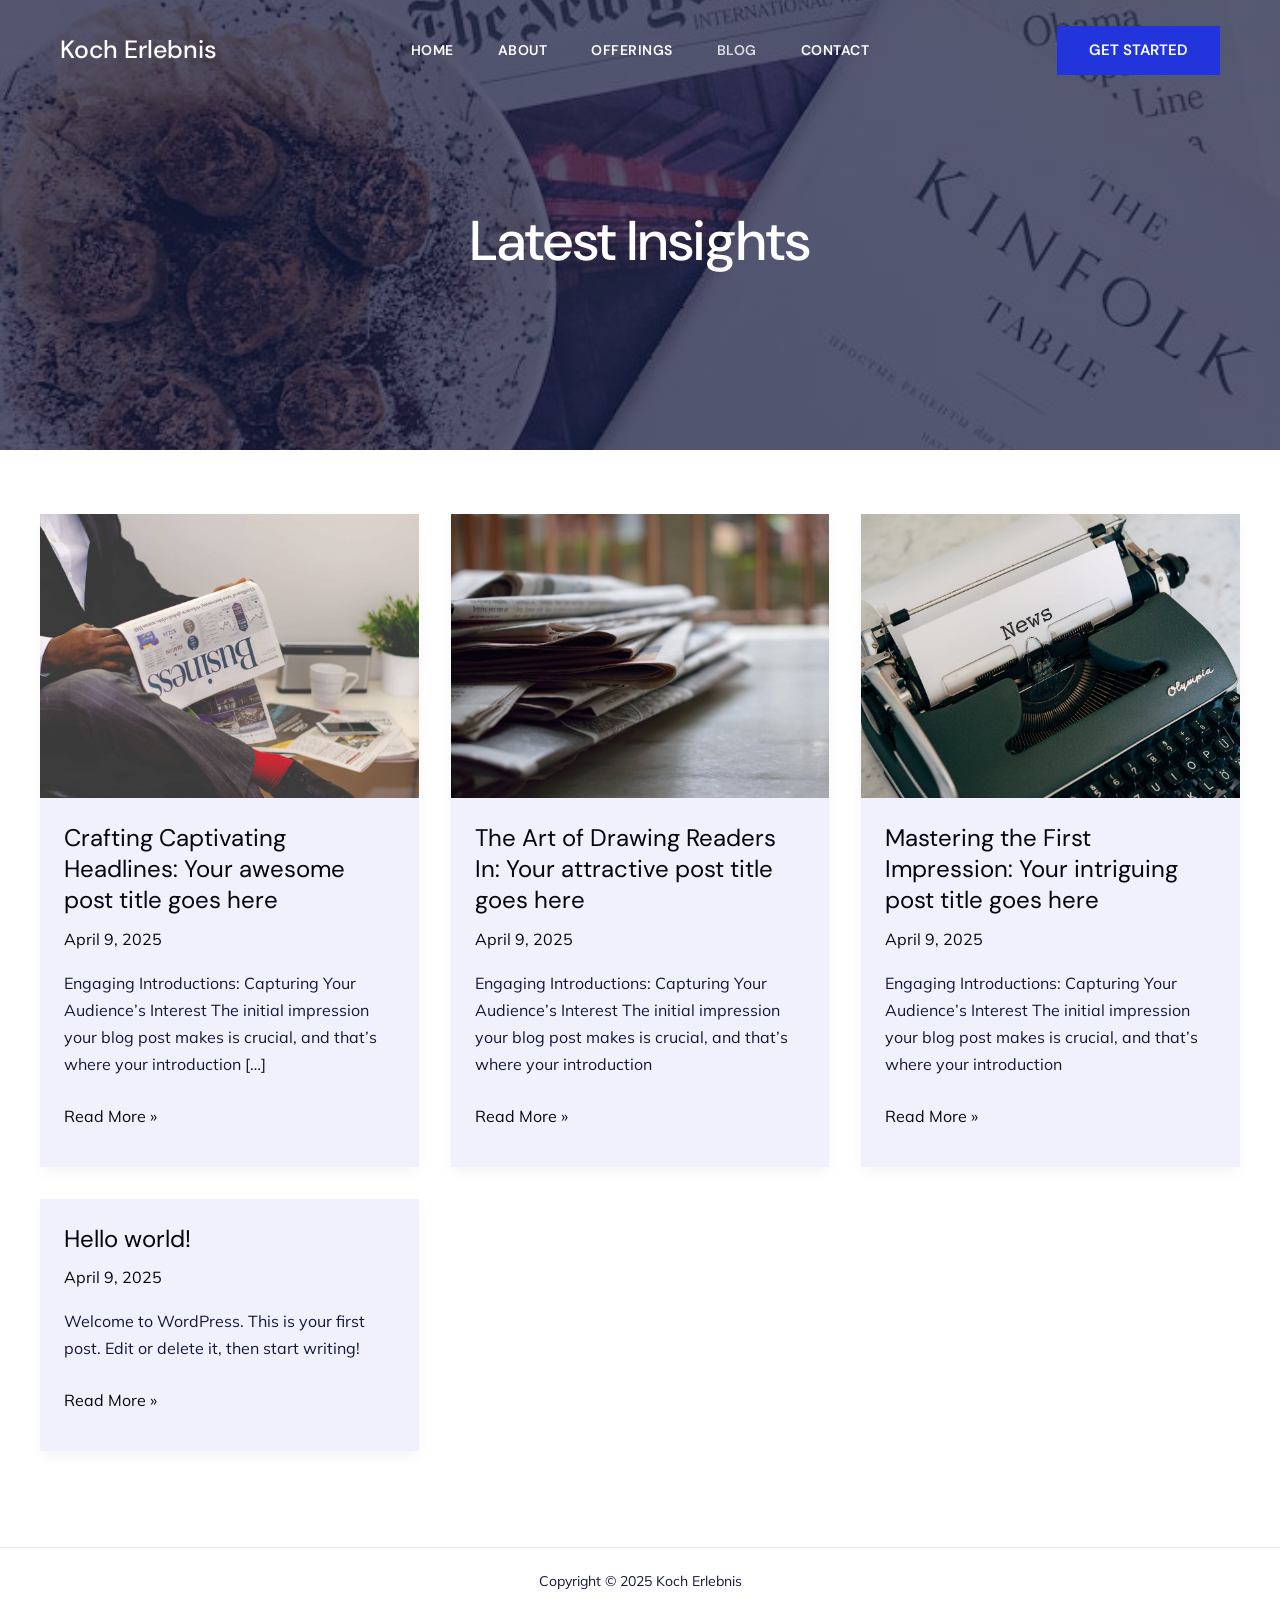
<file: blog/index.html>
<!DOCTYPE html>
<html lang="en-US">
<head>
<meta charset="UTF-8">
<meta name="viewport" content="width=device-width, initial-scale=1">
	<link rel="profile" href="https://gmpg.org/xfn/11"> 
	<title>Blog &#8211; Koch Erlebnis</title>
<meta name="robots" content="max-image-preview:large">
	<style>img:is([sizes="auto" i], [sizes^="auto," i]) { contain-intrinsic-size: 3000px 1500px }</style>
	<link rel="dns-prefetch" href="//fonts.googleapis.com">
<link rel="alternate" type="application/rss+xml" title="Koch Erlebnis &raquo; Feed" href="/feed/">
<link rel="alternate" type="application/rss+xml" title="Koch Erlebnis &raquo; Comments Feed" href="/comments/feed/">
<script>
window._wpemojiSettings = {"baseUrl":"https:\/\/s.w.org\/images\/core\/emoji\/15.0.3\/72x72\/","ext":".png","svgUrl":"https:\/\/s.w.org\/images\/core\/emoji\/15.0.3\/svg\/","svgExt":".svg","source":{"concatemoji":"\/wp-includes\/js\/wp-emoji-release.min.js?ver=6.7.2"}};
/*! This file is auto-generated */
!function(i,n){var o,s,e;function c(e){try{var t={supportTests:e,timestamp:(new Date).valueOf()};sessionStorage.setItem(o,JSON.stringify(t))}catch(e){}}function p(e,t,n){e.clearRect(0,0,e.canvas.width,e.canvas.height),e.fillText(t,0,0);var t=new Uint32Array(e.getImageData(0,0,e.canvas.width,e.canvas.height).data),r=(e.clearRect(0,0,e.canvas.width,e.canvas.height),e.fillText(n,0,0),new Uint32Array(e.getImageData(0,0,e.canvas.width,e.canvas.height).data));return t.every(function(e,t){return e===r[t]})}function u(e,t,n){switch(t){case"flag":return n(e,"🏳️‍⚧️","🏳️​⚧️")?!1:!n(e,"🇺🇳","🇺​🇳")&&!n(e,"🏴󠁧󠁢󠁥󠁮󠁧󠁿","🏴​󠁧​󠁢​󠁥​󠁮​󠁧​󠁿");case"emoji":return!n(e,"🐦‍⬛","🐦​⬛")}return!1}function f(e,t,n){var r="undefined"!=typeof WorkerGlobalScope&&self instanceof WorkerGlobalScope?new OffscreenCanvas(300,150):i.createElement("canvas"),a=r.getContext("2d",{willReadFrequently:!0}),o=(a.textBaseline="top",a.font="600 32px Arial",{});return e.forEach(function(e){o[e]=t(a,e,n)}),o}function t(e){var t=i.createElement("script");t.src=e,t.defer=!0,i.head.appendChild(t)}"undefined"!=typeof Promise&&(o="wpEmojiSettingsSupports",s=["flag","emoji"],n.supports={everything:!0,everythingExceptFlag:!0},e=new Promise(function(e){i.addEventListener("DOMContentLoaded",e,{once:!0})}),new Promise(function(t){var n=function(){try{var e=JSON.parse(sessionStorage.getItem(o));if("object"==typeof e&&"number"==typeof e.timestamp&&(new Date).valueOf()<e.timestamp+604800&&"object"==typeof e.supportTests)return e.supportTests}catch(e){}return null}();if(!n){if("undefined"!=typeof Worker&&"undefined"!=typeof OffscreenCanvas&&"undefined"!=typeof URL&&URL.createObjectURL&&"undefined"!=typeof Blob)try{var e="postMessage("+f.toString()+"("+[JSON.stringify(s),u.toString(),p.toString()].join(",")+"));",r=new Blob([e],{type:"text/javascript"}),a=new Worker(URL.createObjectURL(r),{name:"wpTestEmojiSupports"});return void(a.onmessage=function(e){c(n=e.data),a.terminate(),t(n)})}catch(e){}c(n=f(s,u,p))}t(n)}).then(function(e){for(var t in e)n.supports[t]=e[t],n.supports.everything=n.supports.everything&&n.supports[t],"flag"!==t&&(n.supports.everythingExceptFlag=n.supports.everythingExceptFlag&&n.supports[t]);n.supports.everythingExceptFlag=n.supports.everythingExceptFlag&&!n.supports.flag,n.DOMReady=!1,n.readyCallback=function(){n.DOMReady=!0}}).then(function(){return e}).then(function(){var e;n.supports.everything||(n.readyCallback(),(e=n.source||{}).concatemoji?t(e.concatemoji):e.wpemoji&&e.twemoji&&(t(e.twemoji),t(e.wpemoji)))}))}((window,document),window._wpemojiSettings);
</script>
<link rel="stylesheet" id="astra-theme-css-css" href="/wp-content/themes/astra/assets/css/minified/main.min.css?ver=4.9.2" media="all">
<style id="astra-theme-css-inline-css">:root{--ast-post-nav-space:0;--ast-container-default-xlg-padding:3em;--ast-container-default-lg-padding:3em;--ast-container-default-slg-padding:2em;--ast-container-default-md-padding:3em;--ast-container-default-sm-padding:3em;--ast-container-default-xs-padding:2.4em;--ast-container-default-xxs-padding:1.8em;--ast-code-block-background:#ECEFF3;--ast-comment-inputs-background:#F9FAFB;--ast-normal-container-width:1200px;--ast-narrow-container-width:750px;--ast-blog-title-font-weight:normal;--ast-blog-meta-weight:inherit;--ast-global-color-primary:var(--ast-global-color-5);--ast-global-color-secondary:var(--ast-global-color-4);--ast-global-color-alternate-background:var(--ast-global-color-7);--ast-global-color-subtle-background:var(--ast-global-color-6);--ast-bg-style-guide:#F8FAFC;--ast-shadow-style-guide:0px 0px 4px 0 #00000057;--ast-global-dark-bg-style:#fff;--ast-global-dark-lfs:#fbfbfb;--ast-widget-bg-color:#fafafa;--ast-wc-container-head-bg-color:#fbfbfb;--ast-title-layout-bg:#eeeeee;--ast-search-border-color:#e7e7e7;--ast-lifter-hover-bg:#e6e6e6;--ast-gallery-block-color:#000;--srfm-color-input-label:var(--ast-global-color-2);}html{font-size:100%;}a{color:var(--ast-global-color-2);}a:hover,a:focus{color:var(--ast-global-color-1);}body,button,input,select,textarea,.ast-button,.ast-custom-button{font-family:'Mulish',sans-serif;font-weight:400;font-size:16px;font-size:1rem;line-height:var(--ast-body-line-height,1.7em);}blockquote{color:var(--ast-global-color-3);}h1,.entry-content h1,h2,.entry-content h2,h3,.entry-content h3,h4,.entry-content h4,h5,.entry-content h5,h6,.entry-content h6,.site-title,.site-title a{font-family:'DM Sans',sans-serif;font-weight:500;}.ast-site-identity .site-title a{color:var(--ast-global-color-2);}.site-title{font-size:25px;font-size:1.5625rem;display:block;}.site-header .site-description{font-size:15px;font-size:0.9375rem;display:none;}.entry-title{font-size:24px;font-size:1.5rem;}.archive .ast-article-post .ast-article-inner,.blog .ast-article-post .ast-article-inner,.archive .ast-article-post .ast-article-inner:hover,.blog .ast-article-post .ast-article-inner:hover{overflow:hidden;}h1,.entry-content h1{font-size:56px;font-size:3.5rem;font-weight:500;font-family:'DM Sans',sans-serif;line-height:1.2em;}h2,.entry-content h2{font-size:40px;font-size:2.5rem;font-weight:500;font-family:'DM Sans',sans-serif;line-height:1.2em;}h3,.entry-content h3{font-size:24px;font-size:1.5rem;font-weight:500;font-family:'DM Sans',sans-serif;line-height:1.27em;}h4,.entry-content h4{font-size:21px;font-size:1.3125rem;line-height:1.4em;font-weight:500;font-family:'DM Sans',sans-serif;}h5,.entry-content h5{font-size:20px;font-size:1.25rem;line-height:1.5em;font-weight:500;font-family:'DM Sans',sans-serif;}h6,.entry-content h6{font-size:16px;font-size:1rem;line-height:1.4em;font-weight:500;font-family:'DM Sans',sans-serif;text-transform:uppercase;letter-spacing:0.5px;}::selection{background-color:var(--ast-global-color-0);color:#ffffff;}body,h1,.entry-title a,.entry-content h1,h2,.entry-content h2,h3,.entry-content h3,h4,.entry-content h4,h5,.entry-content h5,h6,.entry-content h6{color:var(--ast-global-color-3);}.tagcloud a:hover,.tagcloud a:focus,.tagcloud a.current-item{color:#ffffff;border-color:var(--ast-global-color-2);background-color:var(--ast-global-color-2);}input:focus,input[type="text"]:focus,input[type="email"]:focus,input[type="url"]:focus,input[type="password"]:focus,input[type="reset"]:focus,input[type="search"]:focus,textarea:focus{border-color:var(--ast-global-color-2);}input[type="radio"]:checked,input[type=reset],input[type="checkbox"]:checked,input[type="checkbox"]:hover:checked,input[type="checkbox"]:focus:checked,input[type=range]::-webkit-slider-thumb{border-color:var(--ast-global-color-2);background-color:var(--ast-global-color-2);box-shadow:none;}.site-footer a:hover + .post-count,.site-footer a:focus + .post-count{background:var(--ast-global-color-2);border-color:var(--ast-global-color-2);}.single .nav-links .nav-previous,.single .nav-links .nav-next{color:var(--ast-global-color-2);}.entry-meta,.entry-meta *{line-height:1.45;color:var(--ast-global-color-2);}.entry-meta a:not(.ast-button):hover,.entry-meta a:not(.ast-button):hover *,.entry-meta a:not(.ast-button):focus,.entry-meta a:not(.ast-button):focus *,.page-links > .page-link,.page-links .page-link:hover,.post-navigation a:hover{color:var(--ast-global-color-1);}#cat option,.secondary .calendar_wrap thead a,.secondary .calendar_wrap thead a:visited{color:var(--ast-global-color-2);}.secondary .calendar_wrap #today,.ast-progress-val span{background:var(--ast-global-color-2);}.secondary a:hover + .post-count,.secondary a:focus + .post-count{background:var(--ast-global-color-2);border-color:var(--ast-global-color-2);}.calendar_wrap #today > a{color:#ffffff;}.page-links .page-link,.single .post-navigation a{color:var(--ast-global-color-2);}.ast-search-menu-icon .search-form button.search-submit{padding:0 4px;}.ast-search-menu-icon form.search-form{padding-right:0;}.ast-search-menu-icon.slide-search input.search-field{width:0;}.ast-header-search .ast-search-menu-icon.ast-dropdown-active .search-form,.ast-header-search .ast-search-menu-icon.ast-dropdown-active .search-field:focus{transition:all 0.2s;}.search-form input.search-field:focus{outline:none;}.ast-archive-title{color:var(--ast-global-color-2);}.widget-title,.widget .wp-block-heading{font-size:22px;font-size:1.375rem;color:var(--ast-global-color-2);}.ast-single-post .entry-content a,.ast-comment-content a:not(.ast-comment-edit-reply-wrap a){text-decoration:underline;}.ast-single-post .wp-block-button .wp-block-button__link,.ast-single-post .elementor-widget-button .elementor-button,.ast-single-post .entry-content .uagb-tab a,.ast-single-post .entry-content .uagb-ifb-cta a,.ast-single-post .entry-content .wp-block-uagb-buttons a,.ast-single-post .entry-content .uabb-module-content a,.ast-single-post .entry-content .uagb-post-grid a,.ast-single-post .entry-content .uagb-timeline a,.ast-single-post .entry-content .uagb-toc__wrap a,.ast-single-post .entry-content .uagb-taxomony-box a,.ast-single-post .entry-content .woocommerce a,.entry-content .wp-block-latest-posts > li > a,.ast-single-post .entry-content .wp-block-file__button,li.ast-post-filter-single,.ast-single-post .wp-block-buttons .wp-block-button.is-style-outline .wp-block-button__link,.ast-single-post .ast-comment-content .comment-reply-link,.ast-single-post .ast-comment-content .comment-edit-link{text-decoration:none;}.ast-search-menu-icon.slide-search a:focus-visible:focus-visible,.astra-search-icon:focus-visible,#close:focus-visible,a:focus-visible,.ast-menu-toggle:focus-visible,.site .skip-link:focus-visible,.wp-block-loginout input:focus-visible,.wp-block-search.wp-block-search__button-inside .wp-block-search__inside-wrapper,.ast-header-navigation-arrow:focus-visible,.woocommerce .wc-proceed-to-checkout > .checkout-button:focus-visible,.woocommerce .woocommerce-MyAccount-navigation ul li a:focus-visible,.ast-orders-table__row .ast-orders-table__cell:focus-visible,.woocommerce .woocommerce-order-details .order-again > .button:focus-visible,.woocommerce .woocommerce-message a.button.wc-forward:focus-visible,.woocommerce #minus_qty:focus-visible,.woocommerce #plus_qty:focus-visible,a#ast-apply-coupon:focus-visible,.woocommerce .woocommerce-info a:focus-visible,.woocommerce .astra-shop-summary-wrap a:focus-visible,.woocommerce a.wc-forward:focus-visible,#ast-apply-coupon:focus-visible,.woocommerce-js .woocommerce-mini-cart-item a.remove:focus-visible,#close:focus-visible,.button.search-submit:focus-visible,#search_submit:focus,.normal-search:focus-visible,.ast-header-account-wrap:focus-visible,.woocommerce .ast-on-card-button.ast-quick-view-trigger:focus{outline-style:dotted;outline-color:inherit;outline-width:thin;}input:focus,input[type="text"]:focus,input[type="email"]:focus,input[type="url"]:focus,input[type="password"]:focus,input[type="reset"]:focus,input[type="search"]:focus,input[type="number"]:focus,textarea:focus,.wp-block-search__input:focus,[data-section="section-header-mobile-trigger"] .ast-button-wrap .ast-mobile-menu-trigger-minimal:focus,.ast-mobile-popup-drawer.active .menu-toggle-close:focus,.woocommerce-ordering select.orderby:focus,#ast-scroll-top:focus,#coupon_code:focus,.woocommerce-page #comment:focus,.woocommerce #reviews #respond input#submit:focus,.woocommerce a.add_to_cart_button:focus,.woocommerce .button.single_add_to_cart_button:focus,.woocommerce .woocommerce-cart-form button:focus,.woocommerce .woocommerce-cart-form__cart-item .quantity .qty:focus,.woocommerce .woocommerce-billing-fields .woocommerce-billing-fields__field-wrapper .woocommerce-input-wrapper > .input-text:focus,.woocommerce #order_comments:focus,.woocommerce #place_order:focus,.woocommerce .woocommerce-address-fields .woocommerce-address-fields__field-wrapper .woocommerce-input-wrapper > .input-text:focus,.woocommerce .woocommerce-MyAccount-content form button:focus,.woocommerce .woocommerce-MyAccount-content .woocommerce-EditAccountForm .woocommerce-form-row .woocommerce-Input.input-text:focus,.woocommerce .ast-woocommerce-container .woocommerce-pagination ul.page-numbers li a:focus,body #content .woocommerce form .form-row .select2-container--default .select2-selection--single:focus,#ast-coupon-code:focus,.woocommerce.woocommerce-js .quantity input[type=number]:focus,.woocommerce-js .woocommerce-mini-cart-item .quantity input[type=number]:focus,.woocommerce p#ast-coupon-trigger:focus{border-style:dotted;border-color:inherit;border-width:thin;}input{outline:none;}body .ast-oembed-container *{position:absolute;top:0;width:100%;height:100%;left:0;}body .wp-block-embed-pocket-casts .ast-oembed-container *{position:unset;}.ast-single-post-featured-section + article {margin-top: 2em;}.site-content .ast-single-post-featured-section img {width: 100%;overflow: hidden;object-fit: cover;}.site > .ast-single-related-posts-container {margin-top: 0;}@media (min-width: 922px) {.ast-desktop .ast-container--narrow {max-width: var(--ast-narrow-container-width);margin: 0 auto;}}@media (max-width:921.9px){#ast-desktop-header{display:none;}}@media (min-width:922px){#ast-mobile-header{display:none;}}.wp-block-buttons.aligncenter{justify-content:center;}@media (max-width:921px){.ast-separate-container.ast-single-post.ast-right-sidebar #primary,.ast-separate-container.ast-single-post.ast-left-sidebar #primary,.ast-separate-container.ast-single-post #primary,.ast-plain-container #primary,.ast-narrow-container #primary{margin-top:40px;margin-bottom:20px;}.ast-separate-container.ast-single-post.ast-right-sidebar #primary,.ast-separate-container.ast-single-post.ast-left-sidebar #primary,.ast-separate-container.ast-single-post #primary,.ast-plain-container.ast-single-post #primary,.ast-narrow-container.ast-single-post #primary{margin-top:40px;margin-bottom:20px;}}@media (max-width:544px){.ast-separate-container.ast-single-post.ast-right-sidebar #primary,.ast-separate-container.ast-single-post.ast-left-sidebar #primary,.ast-separate-container.ast-single-post #primary,.ast-plain-container.ast-single-post #primary,.ast-narrow-container.ast-single-post #primary{margin-top:30px;margin-bottom:20px;}}@media (max-width:921px){.ast-separate-container #primary,.ast-narrow-container #primary{padding-top:0px;}}@media (max-width:544px){.ast-separate-container #primary,.ast-narrow-container #primary{padding-top:0px;}}@media (max-width:921px){.ast-separate-container #primary,.ast-narrow-container #primary{padding-bottom:0px;}}@media (max-width:544px){.ast-separate-container #primary,.ast-narrow-container #primary{padding-bottom:0px;}}.wp-block-button.is-style-outline .wp-block-button__link{border-color:var(--ast-global-color-0);border-top-width:2px;border-right-width:2px;border-bottom-width:2px;border-left-width:2px;}div.wp-block-button.is-style-outline > .wp-block-button__link:not(.has-text-color),div.wp-block-button.wp-block-button__link.is-style-outline:not(.has-text-color){color:var(--ast-global-color-0);}.wp-block-button.is-style-outline .wp-block-button__link:hover,.wp-block-buttons .wp-block-button.is-style-outline .wp-block-button__link:focus,.wp-block-buttons .wp-block-button.is-style-outline > .wp-block-button__link:not(.has-text-color):hover,.wp-block-buttons .wp-block-button.wp-block-button__link.is-style-outline:not(.has-text-color):hover{color:#ffffff;background-color:var(--ast-global-color-1);border-color:var(--ast-global-color-1);}.post-page-numbers.current .page-link,.ast-pagination .page-numbers.current{color:#ffffff;border-color:var(--ast-global-color-0);background-color:var(--ast-global-color-0);}.wp-block-button.is-style-outline .wp-block-button__link{border-top-width:2px;border-right-width:2px;border-bottom-width:2px;border-left-width:2px;}.wp-block-buttons .wp-block-button.is-style-outline .wp-block-button__link.wp-element-button,.ast-outline-button,.wp-block-uagb-buttons-child .uagb-buttons-repeater.ast-outline-button{border-color:var(--ast-global-color-0);border-top-width:2px;border-right-width:2px;border-bottom-width:2px;border-left-width:2px;font-family:'DM Sans',sans-serif;font-weight:600;font-size:15px;font-size:0.9375rem;line-height:1em;text-transform:uppercase;padding-top:17px;padding-right:32px;padding-bottom:17px;padding-left:32px;border-top-left-radius:0px;border-top-right-radius:0px;border-bottom-right-radius:0px;border-bottom-left-radius:0px;}.wp-block-buttons .wp-block-button.is-style-outline > .wp-block-button__link:not(.has-text-color),.wp-block-buttons .wp-block-button.wp-block-button__link.is-style-outline:not(.has-text-color),.ast-outline-button{color:var(--ast-global-color-0);}.wp-block-button.is-style-outline .wp-block-button__link:hover,.wp-block-buttons .wp-block-button.is-style-outline .wp-block-button__link:focus,.wp-block-buttons .wp-block-button.is-style-outline > .wp-block-button__link:not(.has-text-color):hover,.wp-block-buttons .wp-block-button.wp-block-button__link.is-style-outline:not(.has-text-color):hover,.ast-outline-button:hover,.ast-outline-button:focus,.wp-block-uagb-buttons-child .uagb-buttons-repeater.ast-outline-button:hover,.wp-block-uagb-buttons-child .uagb-buttons-repeater.ast-outline-button:focus{color:#ffffff;background-color:var(--ast-global-color-1);border-color:var(--ast-global-color-1);}.wp-block-button .wp-block-button__link.wp-element-button.is-style-outline:not(.has-background),.wp-block-button.is-style-outline>.wp-block-button__link.wp-element-button:not(.has-background),.ast-outline-button{background-color:transparent;}@media (max-width:921px){.wp-block-buttons .wp-block-button.is-style-outline .wp-block-button__link.wp-element-button,.ast-outline-button,.wp-block-uagb-buttons-child .uagb-buttons-repeater.ast-outline-button{font-size:14px;font-size:0.875rem;padding-top:15px;padding-right:30px;padding-bottom:15px;padding-left:30px;border-top-left-radius:0px;border-top-right-radius:0px;border-bottom-right-radius:0px;border-bottom-left-radius:0px;}}@media (max-width:544px){.wp-block-buttons .wp-block-button.is-style-outline .wp-block-button__link.wp-element-button,.ast-outline-button,.wp-block-uagb-buttons-child .uagb-buttons-repeater.ast-outline-button{font-size:14px;font-size:0.875rem;padding-top:15px;padding-right:30px;padding-bottom:15px;padding-left:30px;border-top-left-radius:0px;border-top-right-radius:0px;border-bottom-right-radius:0px;border-bottom-left-radius:0px;}}.entry-content[data-ast-blocks-layout] > figure{margin-bottom:1em;}h1.widget-title{font-weight:500;}h2.widget-title{font-weight:500;}h3.widget-title{font-weight:500;}.elementor-widget-container .elementor-loop-container .e-loop-item[data-elementor-type="loop-item"]{width:100%;}#page{display:flex;flex-direction:column;min-height:100vh;}.ast-404-layout-1 h1.page-title{color:var(--ast-global-color-2);}.single .post-navigation a{line-height:1em;height:inherit;}.error-404 .page-sub-title{font-size:1.5rem;font-weight:inherit;}.search .site-content .content-area .search-form{margin-bottom:0;}#page .site-content{flex-grow:1;}.widget{margin-bottom:1.25em;}#secondary li{line-height:1.5em;}#secondary .wp-block-group h2{margin-bottom:0.7em;}#secondary h2{font-size:1.7rem;}.ast-separate-container .ast-article-post,.ast-separate-container .ast-article-single,.ast-separate-container .comment-respond{padding:3em;}.ast-separate-container .ast-article-single .ast-article-single{padding:0;}.ast-article-single .wp-block-post-template-is-layout-grid{padding-left:0;}.ast-separate-container .comments-title,.ast-narrow-container .comments-title{padding:1.5em 2em;}.ast-page-builder-template .comment-form-textarea,.ast-comment-formwrap .ast-grid-common-col{padding:0;}.ast-comment-formwrap{padding:0;display:inline-flex;column-gap:20px;width:100%;margin-left:0;margin-right:0;}.comments-area textarea#comment:focus,.comments-area textarea#comment:active,.comments-area .ast-comment-formwrap input[type="text"]:focus,.comments-area .ast-comment-formwrap input[type="text"]:active {box-shadow:none;outline:none;}.archive.ast-page-builder-template .entry-header{margin-top:2em;}.ast-page-builder-template .ast-comment-formwrap{width:100%;}.entry-title{margin-bottom:0.5em;}.ast-archive-description p{font-size:inherit;font-weight:inherit;line-height:inherit;}.ast-separate-container .ast-comment-list li.depth-1,.hentry{margin-bottom:2em;}@media (min-width:921px){.ast-left-sidebar.ast-page-builder-template #secondary,.archive.ast-right-sidebar.ast-page-builder-template .site-main{padding-left:20px;padding-right:20px;}}@media (max-width:544px){.ast-comment-formwrap.ast-row{column-gap:10px;display:inline-block;}#ast-commentform .ast-grid-common-col{position:relative;width:100%;}}@media (min-width:1201px){.ast-separate-container .ast-article-post,.ast-separate-container .ast-article-single,.ast-separate-container .ast-author-box,.ast-separate-container .ast-404-layout-1,.ast-separate-container .no-results{padding:3em;}}@media (max-width:921px){.ast-separate-container #primary,.ast-separate-container #secondary{padding:1.5em 0;}#primary,#secondary{padding:1.5em 0;margin:0;}.ast-left-sidebar #content > .ast-container{display:flex;flex-direction:column-reverse;width:100%;}}@media (min-width:922px){.ast-separate-container.ast-right-sidebar #primary,.ast-separate-container.ast-left-sidebar #primary{border:0;}.search-no-results.ast-separate-container #primary{margin-bottom:4em;}}.wp-block-button .wp-block-button__link{color:#ffffff;}.wp-block-button .wp-block-button__link:hover,.wp-block-button .wp-block-button__link:focus{color:#ffffff;background-color:var(--ast-global-color-1);border-color:var(--ast-global-color-1);}.elementor-widget-heading h1.elementor-heading-title{line-height:1.2em;}.elementor-widget-heading h2.elementor-heading-title{line-height:1.2em;}.elementor-widget-heading h3.elementor-heading-title{line-height:1.27em;}.elementor-widget-heading h4.elementor-heading-title{line-height:1.4em;}.elementor-widget-heading h5.elementor-heading-title{line-height:1.5em;}.elementor-widget-heading h6.elementor-heading-title{line-height:1.4em;}.wp-block-button .wp-block-button__link,.wp-block-search .wp-block-search__button,body .wp-block-file .wp-block-file__button{border-style:solid;border-top-width:2px;border-right-width:2px;border-left-width:2px;border-bottom-width:2px;border-color:var(--ast-global-color-0);background-color:var(--ast-global-color-0);color:#ffffff;font-family:'DM Sans',sans-serif;font-weight:600;line-height:1em;text-transform:uppercase;font-size:15px;font-size:0.9375rem;border-top-left-radius:0px;border-top-right-radius:0px;border-bottom-right-radius:0px;border-bottom-left-radius:0px;padding-top:17px;padding-right:32px;padding-bottom:17px;padding-left:32px;}@media (max-width:921px){.wp-block-button .wp-block-button__link,.wp-block-search .wp-block-search__button,body .wp-block-file .wp-block-file__button{font-size:14px;font-size:0.875rem;padding-top:15px;padding-right:30px;padding-bottom:15px;padding-left:30px;border-top-left-radius:0px;border-top-right-radius:0px;border-bottom-right-radius:0px;border-bottom-left-radius:0px;}}@media (max-width:544px){.wp-block-button .wp-block-button__link,.wp-block-search .wp-block-search__button,body .wp-block-file .wp-block-file__button{font-size:14px;font-size:0.875rem;padding-top:15px;padding-right:30px;padding-bottom:15px;padding-left:30px;border-top-left-radius:0px;border-top-right-radius:0px;border-bottom-right-radius:0px;border-bottom-left-radius:0px;}}.menu-toggle,button,.ast-button,.ast-custom-button,.button,input#submit,input[type="button"],input[type="submit"],input[type="reset"],form[CLASS*="wp-block-search__"].wp-block-search .wp-block-search__inside-wrapper .wp-block-search__button,body .wp-block-file .wp-block-file__button,.search .search-submit,.woocommerce-js a.button,.woocommerce button.button,.woocommerce .woocommerce-message a.button,.woocommerce #respond input#submit.alt,.woocommerce input.button.alt,.woocommerce input.button,.woocommerce input.button:disabled,.woocommerce input.button:disabled[disabled],.woocommerce input.button:disabled:hover,.woocommerce input.button:disabled[disabled]:hover,.woocommerce #respond input#submit,.woocommerce button.button.alt.disabled,.wc-block-grid__products .wc-block-grid__product .wp-block-button__link,.wc-block-grid__product-onsale,[CLASS*="wc-block"] button,.woocommerce-js .astra-cart-drawer .astra-cart-drawer-content .woocommerce-mini-cart__buttons .button:not(.checkout):not(.ast-continue-shopping),.woocommerce-js .astra-cart-drawer .astra-cart-drawer-content .woocommerce-mini-cart__buttons a.checkout,.woocommerce button.button.alt.disabled.wc-variation-selection-needed,[CLASS*="wc-block"] .wc-block-components-button{border-style:solid;border-top-width:2px;border-right-width:2px;border-left-width:2px;border-bottom-width:2px;color:#ffffff;border-color:var(--ast-global-color-0);background-color:var(--ast-global-color-0);padding-top:17px;padding-right:32px;padding-bottom:17px;padding-left:32px;font-family:'DM Sans',sans-serif;font-weight:600;font-size:15px;font-size:0.9375rem;line-height:1em;text-transform:uppercase;border-top-left-radius:0px;border-top-right-radius:0px;border-bottom-right-radius:0px;border-bottom-left-radius:0px;}button:focus,.menu-toggle:hover,button:hover,.ast-button:hover,.ast-custom-button:hover .button:hover,.ast-custom-button:hover ,input[type=reset]:hover,input[type=reset]:focus,input#submit:hover,input#submit:focus,input[type="button"]:hover,input[type="button"]:focus,input[type="submit"]:hover,input[type="submit"]:focus,form[CLASS*="wp-block-search__"].wp-block-search .wp-block-search__inside-wrapper .wp-block-search__button:hover,form[CLASS*="wp-block-search__"].wp-block-search .wp-block-search__inside-wrapper .wp-block-search__button:focus,body .wp-block-file .wp-block-file__button:hover,body .wp-block-file .wp-block-file__button:focus,.woocommerce-js a.button:hover,.woocommerce button.button:hover,.woocommerce .woocommerce-message a.button:hover,.woocommerce #respond input#submit:hover,.woocommerce #respond input#submit.alt:hover,.woocommerce input.button.alt:hover,.woocommerce input.button:hover,.woocommerce button.button.alt.disabled:hover,.wc-block-grid__products .wc-block-grid__product .wp-block-button__link:hover,[CLASS*="wc-block"] button:hover,.woocommerce-js .astra-cart-drawer .astra-cart-drawer-content .woocommerce-mini-cart__buttons .button:not(.checkout):not(.ast-continue-shopping):hover,.woocommerce-js .astra-cart-drawer .astra-cart-drawer-content .woocommerce-mini-cart__buttons a.checkout:hover,.woocommerce button.button.alt.disabled.wc-variation-selection-needed:hover,[CLASS*="wc-block"] .wc-block-components-button:hover,[CLASS*="wc-block"] .wc-block-components-button:focus{color:#ffffff;background-color:var(--ast-global-color-1);border-color:var(--ast-global-color-1);}form[CLASS*="wp-block-search__"].wp-block-search .wp-block-search__inside-wrapper .wp-block-search__button.has-icon{padding-top:calc(17px - 3px);padding-right:calc(32px - 3px);padding-bottom:calc(17px - 3px);padding-left:calc(32px - 3px);}@media (max-width:921px){.menu-toggle,button,.ast-button,.ast-custom-button,.button,input#submit,input[type="button"],input[type="submit"],input[type="reset"],form[CLASS*="wp-block-search__"].wp-block-search .wp-block-search__inside-wrapper .wp-block-search__button,body .wp-block-file .wp-block-file__button,.search .search-submit,.woocommerce-js a.button,.woocommerce button.button,.woocommerce .woocommerce-message a.button,.woocommerce #respond input#submit.alt,.woocommerce input.button.alt,.woocommerce input.button,.woocommerce input.button:disabled,.woocommerce input.button:disabled[disabled],.woocommerce input.button:disabled:hover,.woocommerce input.button:disabled[disabled]:hover,.woocommerce #respond input#submit,.woocommerce button.button.alt.disabled,.wc-block-grid__products .wc-block-grid__product .wp-block-button__link,.wc-block-grid__product-onsale,[CLASS*="wc-block"] button,.woocommerce-js .astra-cart-drawer .astra-cart-drawer-content .woocommerce-mini-cart__buttons .button:not(.checkout):not(.ast-continue-shopping),.woocommerce-js .astra-cart-drawer .astra-cart-drawer-content .woocommerce-mini-cart__buttons a.checkout,.woocommerce button.button.alt.disabled.wc-variation-selection-needed,[CLASS*="wc-block"] .wc-block-components-button{padding-top:15px;padding-right:30px;padding-bottom:15px;padding-left:30px;font-size:14px;font-size:0.875rem;border-top-left-radius:0px;border-top-right-radius:0px;border-bottom-right-radius:0px;border-bottom-left-radius:0px;}}@media (max-width:544px){.menu-toggle,button,.ast-button,.ast-custom-button,.button,input#submit,input[type="button"],input[type="submit"],input[type="reset"],form[CLASS*="wp-block-search__"].wp-block-search .wp-block-search__inside-wrapper .wp-block-search__button,body .wp-block-file .wp-block-file__button,.search .search-submit,.woocommerce-js a.button,.woocommerce button.button,.woocommerce .woocommerce-message a.button,.woocommerce #respond input#submit.alt,.woocommerce input.button.alt,.woocommerce input.button,.woocommerce input.button:disabled,.woocommerce input.button:disabled[disabled],.woocommerce input.button:disabled:hover,.woocommerce input.button:disabled[disabled]:hover,.woocommerce #respond input#submit,.woocommerce button.button.alt.disabled,.wc-block-grid__products .wc-block-grid__product .wp-block-button__link,.wc-block-grid__product-onsale,[CLASS*="wc-block"] button,.woocommerce-js .astra-cart-drawer .astra-cart-drawer-content .woocommerce-mini-cart__buttons .button:not(.checkout):not(.ast-continue-shopping),.woocommerce-js .astra-cart-drawer .astra-cart-drawer-content .woocommerce-mini-cart__buttons a.checkout,.woocommerce button.button.alt.disabled.wc-variation-selection-needed,[CLASS*="wc-block"] .wc-block-components-button{padding-top:15px;padding-right:30px;padding-bottom:15px;padding-left:30px;font-size:14px;font-size:0.875rem;border-top-left-radius:0px;border-top-right-radius:0px;border-bottom-right-radius:0px;border-bottom-left-radius:0px;}}@media (max-width:921px){.menu-toggle,button,.ast-button,.button,input#submit,input[type="button"],input[type="submit"],input[type="reset"]{font-size:14px;font-size:0.875rem;}.ast-mobile-header-stack .main-header-bar .ast-search-menu-icon{display:inline-block;}.ast-header-break-point.ast-header-custom-item-outside .ast-mobile-header-stack .main-header-bar .ast-search-icon{margin:0;}.ast-comment-avatar-wrap img{max-width:2.5em;}.ast-comment-meta{padding:0 1.8888em 1.3333em;}.ast-separate-container .ast-comment-list li.depth-1{padding:1.5em 2.14em;}.ast-separate-container .comment-respond{padding:2em 2.14em;}}@media (min-width:544px){.ast-container{max-width:100%;}}@media (max-width:544px){.ast-separate-container .ast-article-post,.ast-separate-container .ast-article-single,.ast-separate-container .comments-title,.ast-separate-container .ast-archive-description{padding:1.5em 1em;}.ast-separate-container #content .ast-container{padding-left:0.54em;padding-right:0.54em;}.ast-separate-container .ast-comment-list .bypostauthor{padding:.5em;}.ast-search-menu-icon.ast-dropdown-active .search-field{width:170px;}.menu-toggle,button,.ast-button,.button,input#submit,input[type="button"],input[type="submit"],input[type="reset"]{font-size:14px;font-size:0.875rem;}} #ast-mobile-header .ast-site-header-cart-li a{pointer-events:none;}.ast-separate-container{background-color:var(--ast-global-color-5);background-image:none;}@media (max-width:921px){.widget-title{font-size:20px;font-size:1.4285714285714rem;}body,button,input,select,textarea,.ast-button,.ast-custom-button{font-size:14px;font-size:0.875rem;}#secondary,#secondary button,#secondary input,#secondary select,#secondary textarea{font-size:14px;font-size:0.875rem;}.site-title{font-size:23px;font-size:1.4375rem;display:block;}.site-header .site-description{display:none;}.entry-title{font-size:22px;font-size:1.375rem;}h1,.entry-content h1{font-size:48px;}h2,.entry-content h2{font-size:36px;}h3,.entry-content h3{font-size:24px;}h4,.entry-content h4{font-size:21px;font-size:1.3125rem;}h5,.entry-content h5{font-size:18px;font-size:1.125rem;}h6,.entry-content h6{font-size:14px;font-size:0.875rem;}body,.ast-separate-container{background-color:var(--ast-global-color-5);background-image:none;}}@media (max-width:544px){.widget-title{font-size:20px;font-size:1.4285714285714rem;}body,button,input,select,textarea,.ast-button,.ast-custom-button{font-size:14px;font-size:0.875rem;}#secondary,#secondary button,#secondary input,#secondary select,#secondary textarea{font-size:14px;font-size:0.875rem;}.site-title{font-size:20px;font-size:1.25rem;display:block;}.site-header .site-description{display:none;}.entry-title{font-size:20px;font-size:1.25rem;}h1,.entry-content h1{font-size:38px;}h2,.entry-content h2{font-size:32px;}h3,.entry-content h3{font-size:24px;}h4,.entry-content h4{font-size:21px;font-size:1.3125rem;}h5,.entry-content h5{font-size:18px;font-size:1.125rem;}h6,.entry-content h6{font-size:14px;font-size:0.875rem;}body,.ast-separate-container{background-color:var(--ast-global-color-5);background-image:none;}}@media (max-width:544px){html{font-size:100%;}}@media (min-width:922px){.ast-container{max-width:1240px;}}@media (min-width:922px){.site-content .ast-container{display:flex;}}@media (max-width:921px){.site-content .ast-container{flex-direction:column;}}.ast-blog-layout-4-grid .ast-article-post{width:33.33%;margin-bottom:2em;border-bottom:0;background-color:transparent;}.ast-blog-layout-4-grid .ast-article-inner .wp-post-image{width:100%;}.ast-article-inner{padding:1.5em;}.ast-blog-layout-4-grid .ast-row{display:flex;flex-wrap:wrap;flex-flow:row wrap;align-items:stretch;}.ast-separate-container .ast-blog-layout-4-grid .ast-article-post{padding:0 1em 0;}.ast-separate-container.ast-desktop .ast-blog-layout-4-grid .ast-row{margin-left:-1em;margin-right:-1em;}.ast-blog-layout-4-grid .ast-article-inner{box-shadow:0px 6px 15px -2px rgba(16,24,40,0.05);}.ast-separate-container .ast-blog-layout-4-grid .ast-article-inner,.ast-plain-container .ast-blog-layout-4-grid .ast-article-inner{height:100%;}.ast-row .blog-layout-4 .post-content,.blog-layout-4 .post-thumb{padding-left:0;padding-right:0;}.ast-article-post.remove-featured-img-padding .blog-layout-4 .post-content .ast-blog-featured-section:first-child .post-thumb-img-content{margin-top:-1.5em;}.ast-article-post.remove-featured-img-padding .blog-layout-4 .post-content .ast-blog-featured-section .post-thumb-img-content{margin-left:-1.5em;margin-right:-1.5em;}@media (max-width:921px){.ast-blog-layout-4-grid .ast-article-post{width:100%;}}.ast-blog-layout-6-grid .ast-blog-featured-section:before { content: ""; }.ast-article-post .post-thumb-img-content img{aspect-ratio:4/3;width:100%;}.ast-article-post .post-thumb-img-content img{object-fit:cover;}.ast-article-post .post-thumb-img-content{overflow:hidden;}.ast-article-post .post-thumb-img-content img{transform:scale(1);transition:transform .5s ease;}.ast-article-post:hover .post-thumb-img-content img{transform:scale(1.1);}.cat-links.badge a,.tags-links.badge a {padding: 4px 8px;border-radius: 3px;font-weight: 400;}.cat-links.underline a,.tags-links.underline a{text-decoration: underline;}@media (min-width:922px){.main-header-menu .sub-menu .menu-item.ast-left-align-sub-menu:hover > .sub-menu,.main-header-menu .sub-menu .menu-item.ast-left-align-sub-menu.focus > .sub-menu{margin-left:-0px;}}.ast-theme-transparent-header [CLASS*="ast-header-html-"] .ast-builder-html-element a{color:#ffffff;}.ast-theme-transparent-header [CLASS*="ast-header-html-"] .ast-builder-html-element a:hover{color:var(--ast-global-color-1);}.ast-theme-transparent-header [CLASS*="ast-header-button-"] .ast-custom-button{color:#ffffff;background:var(--ast-global-color-0);}.ast-theme-transparent-header [CLASS*="ast-header-button-"] .ast-custom-button:hover{color:#ffffff;background:var(--ast-global-color-1);}.ast-theme-transparent-header [data-section="section-header-mobile-trigger"] .ast-button-wrap .mobile-menu-toggle-icon .ast-mobile-svg{fill:#ffffff;}.ast-theme-transparent-header [data-section="section-header-mobile-trigger"] .ast-button-wrap .mobile-menu-wrap .mobile-menu{color:#ffffff;}.ast-theme-transparent-header [data-section="section-header-mobile-trigger"] .ast-button-wrap .ast-mobile-menu-trigger-outline{background:transparent;color:#ffffff;border-color:#ffffff;}.entry-content li > p{margin-bottom:0;}.site .comments-area{padding-top:2em;padding-bottom:3em;}.wp-block-file {display: flex;align-items: center;flex-wrap: wrap;justify-content: space-between;}.wp-block-pullquote {border: none;}.wp-block-pullquote blockquote::before {content: "\201D";font-family: "Helvetica",sans-serif;display: flex;transform: rotate( 180deg );font-size: 6rem;font-style: normal;line-height: 1;font-weight: bold;align-items: center;justify-content: center;}.has-text-align-right > blockquote::before {justify-content: flex-start;}.has-text-align-left > blockquote::before {justify-content: flex-end;}figure.wp-block-pullquote.is-style-solid-color blockquote {max-width: 100%;text-align: inherit;}:root {--wp--custom--ast-default-block-top-padding: 100px;--wp--custom--ast-default-block-right-padding: 80px;--wp--custom--ast-default-block-bottom-padding: 100px;--wp--custom--ast-default-block-left-padding: 80px;--wp--custom--ast-container-width: 1200px;--wp--custom--ast-content-width-size: 1200px;--wp--custom--ast-wide-width-size: calc(1200px + var(--wp--custom--ast-default-block-left-padding) + var(--wp--custom--ast-default-block-right-padding));}.ast-narrow-container {--wp--custom--ast-content-width-size: 750px;--wp--custom--ast-wide-width-size: 750px;}@media(max-width: 921px) {:root {--wp--custom--ast-default-block-top-padding: 50px;--wp--custom--ast-default-block-right-padding: 50px;--wp--custom--ast-default-block-bottom-padding: 50px;--wp--custom--ast-default-block-left-padding: 50px;}}@media(max-width: 544px) {:root {--wp--custom--ast-default-block-top-padding: 50px;--wp--custom--ast-default-block-right-padding: 30px;--wp--custom--ast-default-block-bottom-padding: 50px;--wp--custom--ast-default-block-left-padding: 30px;}}.entry-content > .wp-block-group,.entry-content > .wp-block-cover,.entry-content > .wp-block-columns {padding-top: var(--wp--custom--ast-default-block-top-padding);padding-right: var(--wp--custom--ast-default-block-right-padding);padding-bottom: var(--wp--custom--ast-default-block-bottom-padding);padding-left: var(--wp--custom--ast-default-block-left-padding);}.ast-plain-container.ast-no-sidebar .entry-content > .alignfull,.ast-page-builder-template .ast-no-sidebar .entry-content > .alignfull {margin-left: calc( -50vw + 50%);margin-right: calc( -50vw + 50%);max-width: 100vw;width: 100vw;}.ast-plain-container.ast-no-sidebar .entry-content .alignfull .alignfull,.ast-page-builder-template.ast-no-sidebar .entry-content .alignfull .alignfull,.ast-plain-container.ast-no-sidebar .entry-content .alignfull .alignwide,.ast-page-builder-template.ast-no-sidebar .entry-content .alignfull .alignwide,.ast-plain-container.ast-no-sidebar .entry-content .alignwide .alignfull,.ast-page-builder-template.ast-no-sidebar .entry-content .alignwide .alignfull,.ast-plain-container.ast-no-sidebar .entry-content .alignwide .alignwide,.ast-page-builder-template.ast-no-sidebar .entry-content .alignwide .alignwide,.ast-plain-container.ast-no-sidebar .entry-content .wp-block-column .alignfull,.ast-page-builder-template.ast-no-sidebar .entry-content .wp-block-column .alignfull,.ast-plain-container.ast-no-sidebar .entry-content .wp-block-column .alignwide,.ast-page-builder-template.ast-no-sidebar .entry-content .wp-block-column .alignwide {margin-left: auto;margin-right: auto;width: 100%;}[data-ast-blocks-layout] .wp-block-separator:not(.is-style-dots) {height: 0;}[data-ast-blocks-layout] .wp-block-separator {margin: 20px auto;}[data-ast-blocks-layout] .wp-block-separator:not(.is-style-wide):not(.is-style-dots) {max-width: 100px;}[data-ast-blocks-layout] .wp-block-separator.has-background {padding: 0;}.entry-content[data-ast-blocks-layout] > * {max-width: var(--wp--custom--ast-content-width-size);margin-left: auto;margin-right: auto;}.entry-content[data-ast-blocks-layout] > .alignwide {max-width: var(--wp--custom--ast-wide-width-size);}.entry-content[data-ast-blocks-layout] .alignfull {max-width: none;}.entry-content .wp-block-columns {margin-bottom: 0;}blockquote {margin: 1.5em;border-color: rgba(0,0,0,0.05);}.wp-block-quote:not(.has-text-align-right):not(.has-text-align-center) {border-left: 5px solid rgba(0,0,0,0.05);}.has-text-align-right > blockquote,blockquote.has-text-align-right {border-right: 5px solid rgba(0,0,0,0.05);}.has-text-align-left > blockquote,blockquote.has-text-align-left {border-left: 5px solid rgba(0,0,0,0.05);}.wp-block-site-tagline,.wp-block-latest-posts .read-more {margin-top: 15px;}.wp-block-loginout p label {display: block;}.wp-block-loginout p:not(.login-remember):not(.login-submit) input {width: 100%;}.wp-block-loginout input:focus {border-color: transparent;}.wp-block-loginout input:focus {outline: thin dotted;}.entry-content .wp-block-media-text .wp-block-media-text__content {padding: 0 0 0 8%;}.entry-content .wp-block-media-text.has-media-on-the-right .wp-block-media-text__content {padding: 0 8% 0 0;}.entry-content .wp-block-media-text.has-background .wp-block-media-text__content {padding: 8%;}.entry-content .wp-block-cover:not([class*="background-color"]):not(.has-text-color.has-link-color) .wp-block-cover__inner-container,.entry-content .wp-block-cover:not([class*="background-color"]) .wp-block-cover-image-text,.entry-content .wp-block-cover:not([class*="background-color"]) .wp-block-cover-text,.entry-content .wp-block-cover-image:not([class*="background-color"]) .wp-block-cover__inner-container,.entry-content .wp-block-cover-image:not([class*="background-color"]) .wp-block-cover-image-text,.entry-content .wp-block-cover-image:not([class*="background-color"]) .wp-block-cover-text {color: var(--ast-global-color-primary,var(--ast-global-color-5));}.wp-block-loginout .login-remember input {width: 1.1rem;height: 1.1rem;margin: 0 5px 4px 0;vertical-align: middle;}.wp-block-latest-posts > li > *:first-child,.wp-block-latest-posts:not(.is-grid) > li:first-child {margin-top: 0;}.entry-content > .wp-block-buttons,.entry-content > .wp-block-uagb-buttons {margin-bottom: 1.5em;}.wp-block-search__inside-wrapper .wp-block-search__input {padding: 0 10px;color: var(--ast-global-color-3);background: var(--ast-global-color-primary,var(--ast-global-color-5));border-color: var(--ast-border-color);}.wp-block-latest-posts .read-more {margin-bottom: 1.5em;}.wp-block-search__no-button .wp-block-search__inside-wrapper .wp-block-search__input {padding-top: 5px;padding-bottom: 5px;}.wp-block-latest-posts .wp-block-latest-posts__post-date,.wp-block-latest-posts .wp-block-latest-posts__post-author {font-size: 1rem;}.wp-block-latest-posts > li > *,.wp-block-latest-posts:not(.is-grid) > li {margin-top: 12px;margin-bottom: 12px;}.ast-page-builder-template .entry-content[data-ast-blocks-layout] > *,.ast-page-builder-template .entry-content[data-ast-blocks-layout] > .alignfull:not(.wp-block-group):not(.uagb-is-root-container) > * {max-width: none;}.ast-page-builder-template .entry-content[data-ast-blocks-layout] > .alignwide:not(.uagb-is-root-container) > * {max-width: var(--wp--custom--ast-wide-width-size);}.ast-page-builder-template .entry-content[data-ast-blocks-layout] > .inherit-container-width > *,.ast-page-builder-template .entry-content[data-ast-blocks-layout] > *:not(.wp-block-group):not(.uagb-is-root-container) > *,.entry-content[data-ast-blocks-layout] > .wp-block-cover .wp-block-cover__inner-container {max-width: var(--wp--custom--ast-content-width-size) ;margin-left: auto;margin-right: auto;}.entry-content[data-ast-blocks-layout] .wp-block-cover:not(.alignleft):not(.alignright) {width: auto;}@media(max-width: 1200px) {.ast-separate-container .entry-content > .alignfull,.ast-separate-container .entry-content[data-ast-blocks-layout] > .alignwide,.ast-plain-container .entry-content[data-ast-blocks-layout] > .alignwide,.ast-plain-container .entry-content .alignfull {margin-left: calc(-1 * min(var(--ast-container-default-xlg-padding),20px)) ;margin-right: calc(-1 * min(var(--ast-container-default-xlg-padding),20px));}}@media(min-width: 1201px) {.ast-separate-container .entry-content > .alignfull {margin-left: calc(-1 * var(--ast-container-default-xlg-padding) );margin-right: calc(-1 * var(--ast-container-default-xlg-padding) );}.ast-separate-container .entry-content[data-ast-blocks-layout] > .alignwide,.ast-plain-container .entry-content[data-ast-blocks-layout] > .alignwide {margin-left: calc(-1 * var(--wp--custom--ast-default-block-left-padding) );margin-right: calc(-1 * var(--wp--custom--ast-default-block-right-padding) );}}@media(min-width: 921px) {.ast-separate-container .entry-content .wp-block-group.alignwide:not(.inherit-container-width) > :where(:not(.alignleft):not(.alignright)),.ast-plain-container .entry-content .wp-block-group.alignwide:not(.inherit-container-width) > :where(:not(.alignleft):not(.alignright)) {max-width: calc( var(--wp--custom--ast-content-width-size) + 80px );}.ast-plain-container.ast-right-sidebar .entry-content[data-ast-blocks-layout] .alignfull,.ast-plain-container.ast-left-sidebar .entry-content[data-ast-blocks-layout] .alignfull {margin-left: -60px;margin-right: -60px;}}@media(min-width: 544px) {.entry-content > .alignleft {margin-right: 20px;}.entry-content > .alignright {margin-left: 20px;}}@media (max-width:544px){.wp-block-columns .wp-block-column:not(:last-child){margin-bottom:20px;}.wp-block-latest-posts{margin:0;}}@media( max-width: 600px ) {.entry-content .wp-block-media-text .wp-block-media-text__content,.entry-content .wp-block-media-text.has-media-on-the-right .wp-block-media-text__content {padding: 8% 0 0;}.entry-content .wp-block-media-text.has-background .wp-block-media-text__content {padding: 8%;}}.ast-narrow-container .site-content .wp-block-uagb-image--align-full .wp-block-uagb-image__figure {max-width: 100%;margin-left: auto;margin-right: auto;}.entry-content ul,.entry-content ol {padding: revert;margin: revert;}:root .has-ast-global-color-0-color{color:var(--ast-global-color-0);}:root .has-ast-global-color-0-background-color{background-color:var(--ast-global-color-0);}:root .wp-block-button .has-ast-global-color-0-color{color:var(--ast-global-color-0);}:root .wp-block-button .has-ast-global-color-0-background-color{background-color:var(--ast-global-color-0);}:root .has-ast-global-color-1-color{color:var(--ast-global-color-1);}:root .has-ast-global-color-1-background-color{background-color:var(--ast-global-color-1);}:root .wp-block-button .has-ast-global-color-1-color{color:var(--ast-global-color-1);}:root .wp-block-button .has-ast-global-color-1-background-color{background-color:var(--ast-global-color-1);}:root .has-ast-global-color-2-color{color:var(--ast-global-color-2);}:root .has-ast-global-color-2-background-color{background-color:var(--ast-global-color-2);}:root .wp-block-button .has-ast-global-color-2-color{color:var(--ast-global-color-2);}:root .wp-block-button .has-ast-global-color-2-background-color{background-color:var(--ast-global-color-2);}:root .has-ast-global-color-3-color{color:var(--ast-global-color-3);}:root .has-ast-global-color-3-background-color{background-color:var(--ast-global-color-3);}:root .wp-block-button .has-ast-global-color-3-color{color:var(--ast-global-color-3);}:root .wp-block-button .has-ast-global-color-3-background-color{background-color:var(--ast-global-color-3);}:root .has-ast-global-color-4-color{color:var(--ast-global-color-4);}:root .has-ast-global-color-4-background-color{background-color:var(--ast-global-color-4);}:root .wp-block-button .has-ast-global-color-4-color{color:var(--ast-global-color-4);}:root .wp-block-button .has-ast-global-color-4-background-color{background-color:var(--ast-global-color-4);}:root .has-ast-global-color-5-color{color:var(--ast-global-color-5);}:root .has-ast-global-color-5-background-color{background-color:var(--ast-global-color-5);}:root .wp-block-button .has-ast-global-color-5-color{color:var(--ast-global-color-5);}:root .wp-block-button .has-ast-global-color-5-background-color{background-color:var(--ast-global-color-5);}:root .has-ast-global-color-6-color{color:var(--ast-global-color-6);}:root .has-ast-global-color-6-background-color{background-color:var(--ast-global-color-6);}:root .wp-block-button .has-ast-global-color-6-color{color:var(--ast-global-color-6);}:root .wp-block-button .has-ast-global-color-6-background-color{background-color:var(--ast-global-color-6);}:root .has-ast-global-color-7-color{color:var(--ast-global-color-7);}:root .has-ast-global-color-7-background-color{background-color:var(--ast-global-color-7);}:root .wp-block-button .has-ast-global-color-7-color{color:var(--ast-global-color-7);}:root .wp-block-button .has-ast-global-color-7-background-color{background-color:var(--ast-global-color-7);}:root .has-ast-global-color-8-color{color:var(--ast-global-color-8);}:root .has-ast-global-color-8-background-color{background-color:var(--ast-global-color-8);}:root .wp-block-button .has-ast-global-color-8-color{color:var(--ast-global-color-8);}:root .wp-block-button .has-ast-global-color-8-background-color{background-color:var(--ast-global-color-8);}:root{--ast-global-color-0:#2235DD;--ast-global-color-1:#1a2bc6;--ast-global-color-2:#05060F;--ast-global-color-3:#131739;--ast-global-color-4:#f0f1fd;--ast-global-color-5:#FFFFFF;--ast-global-color-6:#E4E7FD;--ast-global-color-7:#131739;--ast-global-color-8:#222222;}:root {--ast-border-color : var(--ast-global-color-6);}.ast-archive-entry-banner {-js-display: flex;display: flex;flex-direction: column;justify-content: center;text-align: center;position: relative;background: var(--ast-title-layout-bg);}.ast-archive-entry-banner[data-banner-width-type="custom"] {margin: 0 auto;width: 100%;}.ast-archive-entry-banner[data-banner-layout="layout-1"] {background: inherit;padding: 20px 0;text-align: left;}.ast-archive-entry-banner[data-post-type="post"]{text-align:center;justify-content:center;min-height:450px;padding-top:3em;padding-right:3em;padding-bottom:1em;padding-left:3em;}.ast-archive-entry-banner[data-post-type="post"] .ast-container{width:100%;}.ast-archive-entry-banner[data-post-type="post"] .ast-container h1{color:#ffffff;font-weight:500;font-size:56px;font-size:3.5rem;line-height:1.2em;}.ast-page-builder-template .ast-archive-entry-banner[data-post-type="post"] .ast-container{max-width:100%;}.ast-narrow-container .ast-archive-entry-banner[data-post-type="post"] .ast-container{max-width:750px;}.ast-archive-entry-banner[data-post-type="post"] .ast-container > *:not(:last-child){margin-bottom:20px;}.ast-archive-entry-banner[data-post-type="post"] .ast-container > *:last-child{margin-bottom:0;}.ast-archive-entry-banner[data-post-type="post"][data-banner-background-type="custom"]{background-image:linear-gradient(to right,rgba(19,23,57,0.7),rgba(19,23,57,0.7)),url(/wp-content/uploads/2025/04/table-food-book-newspaper-159652.jpeg);background-repeat:no-repeat;background-position:center center;background-size:cover;background-attachment:scroll;}@media (min-width:922px){.ast-narrow-container .ast-archive-entry-banner[data-post-type="post"] .ast-container{max-width:750px;padding-left:0;padding-right:0;}}@media (max-width:921px){.ast-archive-entry-banner[data-post-type="post"]{padding-top:2em;padding-right:2em;padding-bottom:2em;padding-left:2em;margin-bottom:20px;}.ast-archive-entry-banner[data-post-type="post"] .ast-container{padding-left:0;padding-right:0;}.ast-archive-entry-banner[data-post-type="post"] .ast-container h1{font-size:48px;font-size:3rem;}}@media (max-width:544px){.ast-archive-entry-banner[data-post-type="post"]{padding-top:2em;padding-right:2em;padding-bottom:2em;padding-left:2em;margin-bottom:20px;}.ast-archive-entry-banner[data-post-type="post"] .ast-container h1{font-size:28px;font-size:1.75rem;}}.ast-theme-transparent-header #masthead .site-logo-img .transparent-custom-logo .astra-logo-svg{width:150px;}.ast-theme-transparent-header #masthead .site-logo-img .transparent-custom-logo img{ max-width:150px; width:150px;}@media (max-width:921px){.ast-theme-transparent-header #masthead .site-logo-img .transparent-custom-logo .astra-logo-svg{width:120px;}.ast-theme-transparent-header #masthead .site-logo-img .transparent-custom-logo img{ max-width:120px; width:120px;}}@media (max-width:543px){.ast-theme-transparent-header #masthead .site-logo-img .transparent-custom-logo .astra-logo-svg{width:100px;}.ast-theme-transparent-header #masthead .site-logo-img .transparent-custom-logo img{ max-width:100px; width:100px;}}@media (min-width:921px){.ast-theme-transparent-header #masthead{position:absolute;left:0;right:0;}.ast-theme-transparent-header .main-header-bar,.ast-theme-transparent-header.ast-header-break-point .main-header-bar{background:none;}body.elementor-editor-active.ast-theme-transparent-header #masthead,.fl-builder-edit .ast-theme-transparent-header #masthead,body.vc_editor.ast-theme-transparent-header #masthead,body.brz-ed.ast-theme-transparent-header #masthead{z-index:0;}.ast-header-break-point.ast-replace-site-logo-transparent.ast-theme-transparent-header .custom-mobile-logo-link{display:none;}.ast-header-break-point.ast-replace-site-logo-transparent.ast-theme-transparent-header .transparent-custom-logo{display:inline-block;}.ast-theme-transparent-header .ast-above-header,.ast-theme-transparent-header .ast-above-header.ast-above-header-bar{background-image:none;background-color:transparent;}.ast-theme-transparent-header .ast-below-header,.ast-theme-transparent-header .ast-below-header.ast-below-header-bar{background-image:none;background-color:transparent;}}.ast-theme-transparent-header .site-title a,.ast-theme-transparent-header .site-title a:focus,.ast-theme-transparent-header .site-title a:hover,.ast-theme-transparent-header .site-title a:visited{color:#ffffff;}.ast-theme-transparent-header .site-header .site-description{color:#ffffff;}.ast-theme-transparent-header .ast-builder-menu .main-header-menu,.ast-theme-transparent-header .ast-builder-menu .main-header-menu .menu-link,.ast-theme-transparent-header [CLASS*="ast-builder-menu-"] .main-header-menu .menu-item > .menu-link,.ast-theme-transparent-header .ast-masthead-custom-menu-items,.ast-theme-transparent-header .ast-masthead-custom-menu-items a,.ast-theme-transparent-header .ast-builder-menu .main-header-menu .menu-item > .ast-menu-toggle,.ast-theme-transparent-header .ast-builder-menu .main-header-menu .menu-item > .ast-menu-toggle,.ast-theme-transparent-header .ast-above-header-navigation a,.ast-header-break-point.ast-theme-transparent-header .ast-above-header-navigation a,.ast-header-break-point.ast-theme-transparent-header .ast-above-header-navigation > ul.ast-above-header-menu > .menu-item-has-children:not(.current-menu-item) > .ast-menu-toggle,.ast-theme-transparent-header .ast-below-header-menu,.ast-theme-transparent-header .ast-below-header-menu a,.ast-header-break-point.ast-theme-transparent-header .ast-below-header-menu a,.ast-header-break-point.ast-theme-transparent-header .ast-below-header-menu,.ast-theme-transparent-header .main-header-menu .menu-link{color:#ffffff;}.ast-theme-transparent-header .ast-builder-menu .main-header-menu .menu-item:hover > .menu-link,.ast-theme-transparent-header .ast-builder-menu .main-header-menu .menu-item:hover > .ast-menu-toggle,.ast-theme-transparent-header .ast-builder-menu .main-header-menu .ast-masthead-custom-menu-items a:hover,.ast-theme-transparent-header .ast-builder-menu .main-header-menu .focus > .menu-link,.ast-theme-transparent-header .ast-builder-menu .main-header-menu .focus > .ast-menu-toggle,.ast-theme-transparent-header .ast-builder-menu .main-header-menu .current-menu-item > .menu-link,.ast-theme-transparent-header .ast-builder-menu .main-header-menu .current-menu-ancestor > .menu-link,.ast-theme-transparent-header .ast-builder-menu .main-header-menu .current-menu-item > .ast-menu-toggle,.ast-theme-transparent-header .ast-builder-menu .main-header-menu .current-menu-ancestor > .ast-menu-toggle,.ast-theme-transparent-header [CLASS*="ast-builder-menu-"] .main-header-menu .current-menu-item > .menu-link,.ast-theme-transparent-header [CLASS*="ast-builder-menu-"] .main-header-menu .current-menu-ancestor > .menu-link,.ast-theme-transparent-header [CLASS*="ast-builder-menu-"] .main-header-menu .current-menu-item > .ast-menu-toggle,.ast-theme-transparent-header [CLASS*="ast-builder-menu-"] .main-header-menu .current-menu-ancestor > .ast-menu-toggle,.ast-theme-transparent-header .main-header-menu .menu-item:hover > .menu-link,.ast-theme-transparent-header .main-header-menu .current-menu-item > .menu-link,.ast-theme-transparent-header .main-header-menu .current-menu-ancestor > .menu-link{color:rgba(255,255,255,0.8);}.ast-theme-transparent-header .ast-builder-menu .main-header-menu .menu-item .sub-menu .menu-link,.ast-theme-transparent-header .main-header-menu .menu-item .sub-menu .menu-link{background-color:transparent;}@media (max-width:921px){.ast-theme-transparent-header #masthead{position:absolute;left:0;right:0;}.ast-theme-transparent-header .main-header-bar,.ast-theme-transparent-header.ast-header-break-point .main-header-bar{background:none;}body.elementor-editor-active.ast-theme-transparent-header #masthead,.fl-builder-edit .ast-theme-transparent-header #masthead,body.vc_editor.ast-theme-transparent-header #masthead,body.brz-ed.ast-theme-transparent-header #masthead{z-index:0;}.ast-header-break-point.ast-replace-site-logo-transparent.ast-theme-transparent-header .custom-mobile-logo-link{display:none;}.ast-header-break-point.ast-replace-site-logo-transparent.ast-theme-transparent-header .transparent-custom-logo{display:inline-block;}.ast-theme-transparent-header .ast-above-header,.ast-theme-transparent-header .ast-above-header.ast-above-header-bar{background-image:none;background-color:transparent;}.ast-theme-transparent-header .ast-below-header,.ast-theme-transparent-header .ast-below-header.ast-below-header-bar{background-image:none;background-color:transparent;}}@media (max-width:921px){.ast-theme-transparent-header .ast-builder-menu .main-header-menu,.ast-theme-transparent-header .ast-builder-menu .main-header-menu .menu-link,.ast-theme-transparent-header [CLASS*="ast-builder-menu-"] .main-header-menu .menu-item > .menu-link,.ast-theme-transparent-header .ast-masthead-custom-menu-items,.ast-theme-transparent-header .ast-masthead-custom-menu-items a,.ast-theme-transparent-header .ast-builder-menu .main-header-menu .menu-item > .ast-menu-toggle,.ast-theme-transparent-header .ast-builder-menu .main-header-menu .menu-item > .ast-menu-toggle,.ast-theme-transparent-header .main-header-menu .menu-link{color:var(--ast-global-color-2);}.ast-theme-transparent-header .ast-builder-menu .main-header-menu .menu-item:hover > .menu-link,.ast-theme-transparent-header .ast-builder-menu .main-header-menu .menu-item:hover > .ast-menu-toggle,.ast-theme-transparent-header .ast-builder-menu .main-header-menu .ast-masthead-custom-menu-items a:hover,.ast-theme-transparent-header .ast-builder-menu .main-header-menu .focus > .menu-link,.ast-theme-transparent-header .ast-builder-menu .main-header-menu .focus > .ast-menu-toggle,.ast-theme-transparent-header .ast-builder-menu .main-header-menu .current-menu-item > .menu-link,.ast-theme-transparent-header .ast-builder-menu .main-header-menu .current-menu-ancestor > .menu-link,.ast-theme-transparent-header .ast-builder-menu .main-header-menu .current-menu-item > .ast-menu-toggle,.ast-theme-transparent-header .ast-builder-menu .main-header-menu .current-menu-ancestor > .ast-menu-toggle,.ast-theme-transparent-header [CLASS*="ast-builder-menu-"] .main-header-menu .current-menu-item > .menu-link,.ast-theme-transparent-header [CLASS*="ast-builder-menu-"] .main-header-menu .current-menu-ancestor > .menu-link,.ast-theme-transparent-header [CLASS*="ast-builder-menu-"] .main-header-menu .current-menu-item > .ast-menu-toggle,.ast-theme-transparent-header [CLASS*="ast-builder-menu-"] .main-header-menu .current-menu-ancestor > .ast-menu-toggle,.ast-theme-transparent-header .main-header-menu .menu-item:hover > .menu-link,.ast-theme-transparent-header .main-header-menu .current-menu-item > .menu-link,.ast-theme-transparent-header .main-header-menu .current-menu-ancestor > .menu-link{color:var(--ast-global-color-0);}}.ast-theme-transparent-header #ast-desktop-header > .ast-main-header-wrap > .main-header-bar,.ast-theme-transparent-header.ast-header-break-point #ast-mobile-header > .ast-main-header-wrap > .main-header-bar{border-bottom-width:0px;border-bottom-style:solid;}.ast-breadcrumbs .trail-browse,.ast-breadcrumbs .trail-items,.ast-breadcrumbs .trail-items li{display:inline-block;margin:0;padding:0;border:none;background:inherit;text-indent:0;text-decoration:none;}.ast-breadcrumbs .trail-browse{font-size:inherit;font-style:inherit;font-weight:inherit;color:inherit;}.ast-breadcrumbs .trail-items{list-style:none;}.trail-items li::after{padding:0 0.3em;content:"\00bb";}.trail-items li:last-of-type::after{display:none;}h1,.entry-content h1,h2,.entry-content h2,h3,.entry-content h3,h4,.entry-content h4,h5,.entry-content h5,h6,.entry-content h6{color:var(--ast-global-color-2);}.entry-title a{color:var(--ast-global-color-2);}@media (max-width:921px){.ast-builder-grid-row-container.ast-builder-grid-row-tablet-3-firstrow .ast-builder-grid-row > *:first-child,.ast-builder-grid-row-container.ast-builder-grid-row-tablet-3-lastrow .ast-builder-grid-row > *:last-child{grid-column:1 / -1;}}@media (max-width:544px){.ast-builder-grid-row-container.ast-builder-grid-row-mobile-3-firstrow .ast-builder-grid-row > *:first-child,.ast-builder-grid-row-container.ast-builder-grid-row-mobile-3-lastrow .ast-builder-grid-row > *:last-child{grid-column:1 / -1;}}.ast-builder-layout-element[data-section="title_tagline"]{display:flex;}@media (max-width:921px){.ast-header-break-point .ast-builder-layout-element[data-section="title_tagline"]{display:flex;}}@media (max-width:544px){.ast-header-break-point .ast-builder-layout-element[data-section="title_tagline"]{display:flex;}}[data-section*="section-hb-button-"] .menu-link{display:none;}.ast-header-button-1[data-section*="section-hb-button-"] .ast-builder-button-wrap .ast-custom-button{font-family:'DM Sans',sans-serif;font-weight:600;font-size:15px;font-size:0.9375rem;line-height:1em;}.ast-header-button-1 .ast-custom-button{color:#ffffff;background:var(--ast-global-color-0);border-color:var(--ast-global-color-0);border-top-width:2px;border-bottom-width:2px;border-left-width:2px;border-right-width:2px;border-top-left-radius:0px;border-top-right-radius:0px;border-bottom-right-radius:0px;border-bottom-left-radius:0px;}.ast-header-button-1 .ast-custom-button:hover{color:#ffffff;background:var(--ast-global-color-1);border-color:var(--ast-global-color-1);}.ast-header-button-1[data-section*="section-hb-button-"] .ast-builder-button-wrap .ast-custom-button{padding-top:15px;padding-bottom:15px;padding-left:30px;padding-right:30px;}.ast-header-button-1[data-section="section-hb-button-1"]{display:flex;}@media (max-width:921px){.ast-header-break-point .ast-header-button-1[data-section="section-hb-button-1"]{display:flex;}}@media (max-width:544px){.ast-header-break-point .ast-header-button-1[data-section="section-hb-button-1"]{display:flex;}}.ast-builder-menu-1{font-family:'DM Sans',sans-serif;font-weight:600;text-transform:uppercase;}.ast-builder-menu-1 .menu-item > .menu-link{line-height:1em;font-size:14px;font-size:0.875rem;color:var(--ast-global-color-2);padding-left:22px;padding-right:22px;letter-spacing:0.5px;}.ast-builder-menu-1 .menu-item > .ast-menu-toggle{color:var(--ast-global-color-2);}.ast-builder-menu-1 .menu-item:hover > .menu-link,.ast-builder-menu-1 .inline-on-mobile .menu-item:hover > .ast-menu-toggle{color:var(--ast-global-color-3);}.ast-builder-menu-1 .menu-item:hover > .ast-menu-toggle{color:var(--ast-global-color-3);}.ast-builder-menu-1 .menu-item.current-menu-item > .menu-link,.ast-builder-menu-1 .inline-on-mobile .menu-item.current-menu-item > .ast-menu-toggle,.ast-builder-menu-1 .current-menu-ancestor > .menu-link{color:var(--ast-global-color-3);}.ast-builder-menu-1 .menu-item.current-menu-item > .ast-menu-toggle{color:var(--ast-global-color-3);}.ast-builder-menu-1 .sub-menu,.ast-builder-menu-1 .inline-on-mobile .sub-menu{border-top-width:2px;border-bottom-width:0px;border-right-width:0px;border-left-width:0px;border-color:var(--ast-global-color-0);border-style:solid;}.ast-builder-menu-1 .sub-menu .sub-menu{top:-2px;}.ast-builder-menu-1 .main-header-menu > .menu-item > .sub-menu,.ast-builder-menu-1 .main-header-menu > .menu-item > .astra-full-megamenu-wrapper{margin-top:0px;}.ast-desktop .ast-builder-menu-1 .main-header-menu > .menu-item > .sub-menu:before,.ast-desktop .ast-builder-menu-1 .main-header-menu > .menu-item > .astra-full-megamenu-wrapper:before{height:calc( 0px + 2px + 5px );}.ast-builder-menu-1 .menu-item.menu-item-has-children > .ast-menu-toggle{right:calc( 22px - 0.907em );}.ast-desktop .ast-builder-menu-1 .menu-item .sub-menu .menu-link{border-style:none;}@media (max-width:921px){.ast-header-break-point .ast-builder-menu-1 .menu-item.menu-item-has-children > .ast-menu-toggle{top:0;}.ast-builder-menu-1 .inline-on-mobile .menu-item.menu-item-has-children > .ast-menu-toggle{right:-15px;}.ast-builder-menu-1 .menu-item-has-children > .menu-link:after{content:unset;}.ast-builder-menu-1 .main-header-menu > .menu-item > .sub-menu,.ast-builder-menu-1 .main-header-menu > .menu-item > .astra-full-megamenu-wrapper{margin-top:0;}}@media (max-width:544px){.ast-header-break-point .ast-builder-menu-1 .menu-item.menu-item-has-children > .ast-menu-toggle{top:0;}.ast-builder-menu-1 .main-header-menu > .menu-item > .sub-menu,.ast-builder-menu-1 .main-header-menu > .menu-item > .astra-full-megamenu-wrapper{margin-top:0;}}.ast-builder-menu-1{display:flex;}@media (max-width:921px){.ast-header-break-point .ast-builder-menu-1{display:flex;}}@media (max-width:544px){.ast-header-break-point .ast-builder-menu-1{display:flex;}}.site-below-footer-wrap{padding-top:20px;padding-bottom:20px;}.site-below-footer-wrap[data-section="section-below-footer-builder"]{background-color:var(--ast-global-color-5);background-image:none;min-height:30px;border-style:solid;border-width:0px;border-top-width:1px;border-top-color:var(--ast-global-color-6);}.site-below-footer-wrap[data-section="section-below-footer-builder"] .ast-builder-grid-row{max-width:1200px;min-height:30px;margin-left:auto;margin-right:auto;}.site-below-footer-wrap[data-section="section-below-footer-builder"] .ast-builder-grid-row,.site-below-footer-wrap[data-section="section-below-footer-builder"] .site-footer-section{align-items:flex-start;}.site-below-footer-wrap[data-section="section-below-footer-builder"].ast-footer-row-inline .site-footer-section{display:flex;margin-bottom:0;}.ast-builder-grid-row-full .ast-builder-grid-row{grid-template-columns:1fr;}@media (max-width:921px){.site-below-footer-wrap[data-section="section-below-footer-builder"].ast-footer-row-tablet-inline .site-footer-section{display:flex;margin-bottom:0;}.site-below-footer-wrap[data-section="section-below-footer-builder"].ast-footer-row-tablet-stack .site-footer-section{display:block;margin-bottom:10px;}.ast-builder-grid-row-container.ast-builder-grid-row-tablet-full .ast-builder-grid-row{grid-template-columns:1fr;}}@media (max-width:544px){.site-below-footer-wrap[data-section="section-below-footer-builder"].ast-footer-row-mobile-inline .site-footer-section{display:flex;margin-bottom:0;}.site-below-footer-wrap[data-section="section-below-footer-builder"].ast-footer-row-mobile-stack .site-footer-section{display:block;margin-bottom:10px;}.ast-builder-grid-row-container.ast-builder-grid-row-mobile-full .ast-builder-grid-row{grid-template-columns:1fr;}}.site-below-footer-wrap[data-section="section-below-footer-builder"]{padding-left:40px;padding-right:40px;}@media (max-width:921px){.site-below-footer-wrap[data-section="section-below-footer-builder"]{padding-left:32px;padding-right:32px;}}@media (max-width:544px){.site-below-footer-wrap[data-section="section-below-footer-builder"]{padding-left:24px;padding-right:24px;}}.site-below-footer-wrap[data-section="section-below-footer-builder"]{display:grid;}@media (max-width:921px){.ast-header-break-point .site-below-footer-wrap[data-section="section-below-footer-builder"]{display:grid;}}@media (max-width:544px){.ast-header-break-point .site-below-footer-wrap[data-section="section-below-footer-builder"]{display:grid;}}.ast-footer-copyright{text-align:center;}.ast-footer-copyright {color:var(--ast-global-color-3);}@media (max-width:921px){.ast-footer-copyright{text-align:center;}}@media (max-width:544px){.ast-footer-copyright{text-align:center;}}.ast-footer-copyright {font-size:14px;font-size:0.875rem;}.ast-footer-copyright.ast-builder-layout-element{display:flex;}@media (max-width:921px){.ast-header-break-point .ast-footer-copyright.ast-builder-layout-element{display:flex;}}@media (max-width:544px){.ast-header-break-point .ast-footer-copyright.ast-builder-layout-element{display:flex;}}.footer-widget-area.widget-area.site-footer-focus-item{width:auto;}.ast-footer-row-inline .footer-widget-area.widget-area.site-footer-focus-item{width:100%;}.elementor-posts-container [CLASS*="ast-width-"]{width:100%;}.elementor-template-full-width .ast-container{display:block;}.elementor-screen-only,.screen-reader-text,.screen-reader-text span,.ui-helper-hidden-accessible{top:0 !important;}@media (max-width:544px){.elementor-element .elementor-wc-products .woocommerce[class*="columns-"] ul.products li.product{width:auto;margin:0;}.elementor-element .woocommerce .woocommerce-result-count{float:none;}}.ast-header-break-point .main-header-bar{border-bottom-width:1px;}@media (min-width:922px){.main-header-bar{border-bottom-width:1px;}}.main-header-menu .menu-item, #astra-footer-menu .menu-item, .main-header-bar .ast-masthead-custom-menu-items{-js-display:flex;display:flex;-webkit-box-pack:center;-webkit-justify-content:center;-moz-box-pack:center;-ms-flex-pack:center;justify-content:center;-webkit-box-orient:vertical;-webkit-box-direction:normal;-webkit-flex-direction:column;-moz-box-orient:vertical;-moz-box-direction:normal;-ms-flex-direction:column;flex-direction:column;}.main-header-menu > .menu-item > .menu-link, #astra-footer-menu > .menu-item > .menu-link{height:100%;-webkit-box-align:center;-webkit-align-items:center;-moz-box-align:center;-ms-flex-align:center;align-items:center;-js-display:flex;display:flex;}.ast-header-break-point .main-navigation ul .menu-item .menu-link .icon-arrow:first-of-type svg{top:.2em;margin-top:0px;margin-left:0px;width:.65em;transform:translate(0, -2px) rotateZ(270deg);}.ast-mobile-popup-content .ast-submenu-expanded > .ast-menu-toggle{transform:rotateX(180deg);overflow-y:auto;}@media (min-width:922px){.ast-builder-menu .main-navigation > ul > li:last-child a{margin-right:0;}}.ast-separate-container .ast-article-inner{background-color:var(--ast-global-color-4);background-image:none;}@media (max-width:921px){.ast-separate-container .ast-article-inner{background-color:var(--ast-global-color-4);background-image:none;}}@media (max-width:544px){.ast-separate-container .ast-article-inner{background-color:var(--ast-global-color-4);background-image:none;}}.ast-separate-container .ast-article-single:not(.ast-related-post), .woocommerce.ast-separate-container .ast-woocommerce-container, .ast-separate-container .error-404, .ast-separate-container .no-results, .single.ast-separate-container .site-main .ast-author-meta, .ast-separate-container .related-posts-title-wrapper,.ast-separate-container .comments-count-wrapper, .ast-box-layout.ast-plain-container .site-content,.ast-padded-layout.ast-plain-container .site-content, .ast-separate-container .ast-archive-description, .ast-separate-container .comments-area .comment-respond, .ast-separate-container .comments-area .ast-comment-list li, .ast-separate-container .comments-area .comments-title{background-color:var(--ast-global-color-4);background-image:none;}@media (max-width:921px){.ast-separate-container .ast-article-single:not(.ast-related-post), .woocommerce.ast-separate-container .ast-woocommerce-container, .ast-separate-container .error-404, .ast-separate-container .no-results, .single.ast-separate-container .site-main .ast-author-meta, .ast-separate-container .related-posts-title-wrapper,.ast-separate-container .comments-count-wrapper, .ast-box-layout.ast-plain-container .site-content,.ast-padded-layout.ast-plain-container .site-content, .ast-separate-container .ast-archive-description{background-color:var(--ast-global-color-4);background-image:none;}}@media (max-width:544px){.ast-separate-container .ast-article-single:not(.ast-related-post), .woocommerce.ast-separate-container .ast-woocommerce-container, .ast-separate-container .error-404, .ast-separate-container .no-results, .single.ast-separate-container .site-main .ast-author-meta, .ast-separate-container .related-posts-title-wrapper,.ast-separate-container .comments-count-wrapper, .ast-box-layout.ast-plain-container .site-content,.ast-padded-layout.ast-plain-container .site-content, .ast-separate-container .ast-archive-description{background-color:var(--ast-global-color-4);background-image:none;}}.ast-separate-container.ast-two-container #secondary .widget{background-color:var(--ast-global-color-4);background-image:none;}@media (max-width:921px){.ast-separate-container.ast-two-container #secondary .widget{background-color:var(--ast-global-color-4);background-image:none;}}@media (max-width:544px){.ast-separate-container.ast-two-container #secondary .widget{background-color:var(--ast-global-color-4);background-image:none;}}.ast-plain-container, .ast-page-builder-template{background-color:var(--ast-global-color-4);background-image:none;}@media (max-width:921px){.ast-plain-container, .ast-page-builder-template{background-color:var(--ast-global-color-4);background-image:none;}}@media (max-width:544px){.ast-plain-container, .ast-page-builder-template{background-color:var(--ast-global-color-4);background-image:none;}}
		#ast-scroll-top {
			display: none;
			position: fixed;
			text-align: center;
			cursor: pointer;
			z-index: 99;
			width: 2.1em;
			height: 2.1em;
			line-height: 2.1;
			color: #ffffff;
			border-radius: 2px;
			content: "";
			outline: inherit;
		}
		@media (min-width: 769px) {
			#ast-scroll-top {
				content: "769";
			}
		}
		#ast-scroll-top .ast-icon.icon-arrow svg {
			margin-left: 0px;
			vertical-align: middle;
			transform: translate(0, -20%) rotate(180deg);
			width: 1.6em;
		}
		.ast-scroll-to-top-right {
			right: 30px;
			bottom: 30px;
		}
		.ast-scroll-to-top-left {
			left: 30px;
			bottom: 30px;
		}
	#ast-scroll-top{background-color:var(--ast-global-color-2);font-size:15px;}@media (max-width:921px){#ast-scroll-top .ast-icon.icon-arrow svg{width:1em;}}.ast-mobile-header-content > *,.ast-desktop-header-content > * {padding: 10px 0;height: auto;}.ast-mobile-header-content > *:first-child,.ast-desktop-header-content > *:first-child {padding-top: 10px;}.ast-mobile-header-content > .ast-builder-menu,.ast-desktop-header-content > .ast-builder-menu {padding-top: 0;}.ast-mobile-header-content > *:last-child,.ast-desktop-header-content > *:last-child {padding-bottom: 0;}.ast-mobile-header-content .ast-search-menu-icon.ast-inline-search label,.ast-desktop-header-content .ast-search-menu-icon.ast-inline-search label {width: 100%;}.ast-desktop-header-content .main-header-bar-navigation .ast-submenu-expanded > .ast-menu-toggle::before {transform: rotateX(180deg);}#ast-desktop-header .ast-desktop-header-content,.ast-mobile-header-content .ast-search-icon,.ast-desktop-header-content .ast-search-icon,.ast-mobile-header-wrap .ast-mobile-header-content,.ast-main-header-nav-open.ast-popup-nav-open .ast-mobile-header-wrap .ast-mobile-header-content,.ast-main-header-nav-open.ast-popup-nav-open .ast-desktop-header-content {display: none;}.ast-main-header-nav-open.ast-header-break-point #ast-desktop-header .ast-desktop-header-content,.ast-main-header-nav-open.ast-header-break-point .ast-mobile-header-wrap .ast-mobile-header-content {display: block;}.ast-desktop .ast-desktop-header-content .astra-menu-animation-slide-up > .menu-item > .sub-menu,.ast-desktop .ast-desktop-header-content .astra-menu-animation-slide-up > .menu-item .menu-item > .sub-menu,.ast-desktop .ast-desktop-header-content .astra-menu-animation-slide-down > .menu-item > .sub-menu,.ast-desktop .ast-desktop-header-content .astra-menu-animation-slide-down > .menu-item .menu-item > .sub-menu,.ast-desktop .ast-desktop-header-content .astra-menu-animation-fade > .menu-item > .sub-menu,.ast-desktop .ast-desktop-header-content .astra-menu-animation-fade > .menu-item .menu-item > .sub-menu {opacity: 1;visibility: visible;}.ast-hfb-header.ast-default-menu-enable.ast-header-break-point .ast-mobile-header-wrap .ast-mobile-header-content .main-header-bar-navigation {width: unset;margin: unset;}.ast-mobile-header-content.content-align-flex-end .main-header-bar-navigation .menu-item-has-children > .ast-menu-toggle,.ast-desktop-header-content.content-align-flex-end .main-header-bar-navigation .menu-item-has-children > .ast-menu-toggle {left: calc( 20px - 0.907em);right: auto;}.ast-mobile-header-content .ast-search-menu-icon,.ast-mobile-header-content .ast-search-menu-icon.slide-search,.ast-desktop-header-content .ast-search-menu-icon,.ast-desktop-header-content .ast-search-menu-icon.slide-search {width: 100%;position: relative;display: block;right: auto;transform: none;}.ast-mobile-header-content .ast-search-menu-icon.slide-search .search-form,.ast-mobile-header-content .ast-search-menu-icon .search-form,.ast-desktop-header-content .ast-search-menu-icon.slide-search .search-form,.ast-desktop-header-content .ast-search-menu-icon .search-form {right: 0;visibility: visible;opacity: 1;position: relative;top: auto;transform: none;padding: 0;display: block;overflow: hidden;}.ast-mobile-header-content .ast-search-menu-icon.ast-inline-search .search-field,.ast-mobile-header-content .ast-search-menu-icon .search-field,.ast-desktop-header-content .ast-search-menu-icon.ast-inline-search .search-field,.ast-desktop-header-content .ast-search-menu-icon .search-field {width: 100%;padding-right: 5.5em;}.ast-mobile-header-content .ast-search-menu-icon .search-submit,.ast-desktop-header-content .ast-search-menu-icon .search-submit {display: block;position: absolute;height: 100%;top: 0;right: 0;padding: 0 1em;border-radius: 0;}.ast-hfb-header.ast-default-menu-enable.ast-header-break-point .ast-mobile-header-wrap .ast-mobile-header-content .main-header-bar-navigation ul .sub-menu .menu-link {padding-left: 30px;}.ast-hfb-header.ast-default-menu-enable.ast-header-break-point .ast-mobile-header-wrap .ast-mobile-header-content .main-header-bar-navigation .sub-menu .menu-item .menu-item .menu-link {padding-left: 40px;}.ast-mobile-popup-drawer.active .ast-mobile-popup-inner{background-color:#ffffff;;}.ast-mobile-header-wrap .ast-mobile-header-content, .ast-desktop-header-content{background-color:#ffffff;;}.ast-mobile-popup-content > *, .ast-mobile-header-content > *, .ast-desktop-popup-content > *, .ast-desktop-header-content > *{padding-top:0px;padding-bottom:0px;}.content-align-flex-start .ast-builder-layout-element{justify-content:flex-start;}.content-align-flex-start .main-header-menu{text-align:left;}.ast-mobile-popup-drawer.active .menu-toggle-close{color:#3a3a3a;}.ast-mobile-header-wrap .ast-primary-header-bar,.ast-primary-header-bar .site-primary-header-wrap{min-height:100px;}.ast-desktop .ast-primary-header-bar .main-header-menu > .menu-item{line-height:100px;}.ast-header-break-point #masthead .ast-mobile-header-wrap .ast-primary-header-bar,.ast-header-break-point #masthead .ast-mobile-header-wrap .ast-below-header-bar,.ast-header-break-point #masthead .ast-mobile-header-wrap .ast-above-header-bar{padding-left:20px;padding-right:20px;}.ast-header-break-point .ast-primary-header-bar{border-bottom-width:0px;border-bottom-color:#eaeaea;border-bottom-style:solid;}@media (min-width:922px){.ast-primary-header-bar{border-bottom-width:0px;border-bottom-color:#eaeaea;border-bottom-style:solid;}}.ast-primary-header-bar{background-color:var(--ast-global-color-4);background-image:none;}@media (max-width:921px){.ast-mobile-header-wrap .ast-primary-header-bar,.ast-primary-header-bar .site-primary-header-wrap{min-height:80px;}}@media (max-width:544px){.ast-mobile-header-wrap .ast-primary-header-bar ,.ast-primary-header-bar .site-primary-header-wrap{min-height:80px;}}.ast-desktop .ast-primary-header-bar.main-header-bar, .ast-header-break-point #masthead .ast-primary-header-bar.main-header-bar{padding-left:40px;padding-right:40px;}@media (max-width:921px){.ast-desktop .ast-primary-header-bar.main-header-bar, .ast-header-break-point #masthead .ast-primary-header-bar.main-header-bar{padding-left:32px;padding-right:32px;}}@media (max-width:544px){.ast-desktop .ast-primary-header-bar.main-header-bar, .ast-header-break-point #masthead .ast-primary-header-bar.main-header-bar{padding-left:24px;padding-right:24px;}}.ast-primary-header-bar{display:block;}@media (max-width:921px){.ast-header-break-point .ast-primary-header-bar{display:grid;}}@media (max-width:544px){.ast-header-break-point .ast-primary-header-bar{display:grid;}}[data-section="section-header-mobile-trigger"] .ast-button-wrap .ast-mobile-menu-trigger-outline{background:transparent;color:var(--ast-global-color-2);border-top-width:1px;border-bottom-width:1px;border-right-width:1px;border-left-width:1px;border-style:solid;border-color:var(--ast-global-color-2);border-top-left-radius:2px;border-top-right-radius:2px;border-bottom-right-radius:2px;border-bottom-left-radius:2px;}[data-section="section-header-mobile-trigger"] .ast-button-wrap .mobile-menu-toggle-icon .ast-mobile-svg{width:20px;height:20px;fill:var(--ast-global-color-2);}[data-section="section-header-mobile-trigger"] .ast-button-wrap .mobile-menu-wrap .mobile-menu{color:var(--ast-global-color-2);}.ast-builder-menu-mobile .main-navigation .menu-item > .menu-link{line-height:1.7em;}.ast-builder-menu-mobile .main-navigation .menu-item.menu-item-has-children > .ast-menu-toggle{top:0;}.ast-builder-menu-mobile .main-navigation .menu-item-has-children > .menu-link:after{content:unset;}.ast-hfb-header .ast-builder-menu-mobile .main-navigation .main-header-menu, .ast-hfb-header .ast-builder-menu-mobile .main-navigation .main-header-menu, .ast-hfb-header .ast-mobile-header-content .ast-builder-menu-mobile .main-navigation .main-header-menu, .ast-hfb-header .ast-mobile-popup-content .ast-builder-menu-mobile .main-navigation .main-header-menu{border-top-width:1px;border-color:#eaeaea;}.ast-hfb-header .ast-builder-menu-mobile .main-navigation .menu-item .sub-menu .menu-link, .ast-hfb-header .ast-builder-menu-mobile .main-navigation .menu-item .menu-link, .ast-hfb-header .ast-builder-menu-mobile .main-navigation .menu-item .sub-menu .menu-link, .ast-hfb-header .ast-builder-menu-mobile .main-navigation .menu-item .menu-link, .ast-hfb-header .ast-mobile-header-content .ast-builder-menu-mobile .main-navigation .menu-item .sub-menu .menu-link, .ast-hfb-header .ast-mobile-header-content .ast-builder-menu-mobile .main-navigation .menu-item .menu-link, .ast-hfb-header .ast-mobile-popup-content .ast-builder-menu-mobile .main-navigation .menu-item .sub-menu .menu-link, .ast-hfb-header .ast-mobile-popup-content .ast-builder-menu-mobile .main-navigation .menu-item .menu-link{border-bottom-width:1px;border-color:#eaeaea;border-style:solid;}.ast-builder-menu-mobile .main-navigation .menu-item.menu-item-has-children > .ast-menu-toggle{top:0;}@media (max-width:921px){.ast-builder-menu-mobile .main-navigation .main-header-menu .menu-item > .menu-link{color:var(--ast-global-color-2);padding-top:10px;padding-bottom:10px;padding-left:32px;padding-right:32px;}.ast-builder-menu-mobile .main-navigation .main-header-menu .menu-item > .ast-menu-toggle{color:var(--ast-global-color-2);}.ast-builder-menu-mobile .main-navigation .main-header-menu .menu-item:hover > .menu-link, .ast-builder-menu-mobile .main-navigation .inline-on-mobile .menu-item:hover > .ast-menu-toggle{color:var(--ast-global-color-2);}.ast-builder-menu-mobile .main-navigation .menu-item:hover > .ast-menu-toggle{color:var(--ast-global-color-2);}.ast-builder-menu-mobile .main-navigation .menu-item.current-menu-item > .menu-link, .ast-builder-menu-mobile .main-navigation .inline-on-mobile .menu-item.current-menu-item > .ast-menu-toggle, .ast-builder-menu-mobile .main-navigation .menu-item.current-menu-ancestor > .menu-link, .ast-builder-menu-mobile .main-navigation .menu-item.current-menu-ancestor > .ast-menu-toggle{color:var(--ast-global-color-0);}.ast-builder-menu-mobile .main-navigation .menu-item.current-menu-item > .ast-menu-toggle{color:var(--ast-global-color-0);}.ast-builder-menu-mobile .main-navigation .menu-item.menu-item-has-children > .ast-menu-toggle{top:10px;right:calc( 32px - 0.907em );}.ast-builder-menu-mobile .main-navigation .menu-item-has-children > .menu-link:after{content:unset;}.ast-builder-menu-mobile .main-navigation .main-header-menu , .ast-builder-menu-mobile .main-navigation .main-header-menu .menu-link, .ast-builder-menu-mobile .main-navigation .main-header-menu .sub-menu{background-color:var(--ast-global-color-5);background-image:none;}}@media (max-width:544px){.ast-builder-menu-mobile .main-navigation .main-header-menu .menu-item > .menu-link{padding-left:24px;padding-right:24px;}.ast-builder-menu-mobile .main-navigation .menu-item.menu-item-has-children > .ast-menu-toggle{top:10px;right:calc( 24px - 0.907em );}}.ast-builder-menu-mobile .main-navigation{display:block;}@media (max-width:921px){.ast-header-break-point .ast-builder-menu-mobile .main-navigation{display:block;}}@media (max-width:544px){.ast-header-break-point .ast-builder-menu-mobile .main-navigation{display:block;}}:root{--e-global-color-astglobalcolor0:#2235DD;--e-global-color-astglobalcolor1:#1a2bc6;--e-global-color-astglobalcolor2:#05060F;--e-global-color-astglobalcolor3:#131739;--e-global-color-astglobalcolor4:#f0f1fd;--e-global-color-astglobalcolor5:#FFFFFF;--e-global-color-astglobalcolor6:#E4E7FD;--e-global-color-astglobalcolor7:#131739;--e-global-color-astglobalcolor8:#222222;}</style>
<link rel="stylesheet" id="astra-google-fonts-css" href="https://fonts.googleapis.com/css?family=Mulish%3A400%2C600%7CDM+Sans%3A500%2C600&#038;display=fallback&#038;ver=4.9.2" media="all">
<style id="wp-emoji-styles-inline-css">img.wp-smiley, img.emoji {
		display: inline !important;
		border: none !important;
		box-shadow: none !important;
		height: 1em !important;
		width: 1em !important;
		margin: 0 0.07em !important;
		vertical-align: -0.1em !important;
		background: none !important;
		padding: 0 !important;
	}</style>
<link rel="stylesheet" id="wp-block-library-css" href="/wp-includes/css/dist/block-library/style.min.css?ver=6.7.2" media="all">
<style id="global-styles-inline-css">:root{--wp--preset--aspect-ratio--square: 1;--wp--preset--aspect-ratio--4-3: 4/3;--wp--preset--aspect-ratio--3-4: 3/4;--wp--preset--aspect-ratio--3-2: 3/2;--wp--preset--aspect-ratio--2-3: 2/3;--wp--preset--aspect-ratio--16-9: 16/9;--wp--preset--aspect-ratio--9-16: 9/16;--wp--preset--color--black: #000000;--wp--preset--color--cyan-bluish-gray: #abb8c3;--wp--preset--color--white: #ffffff;--wp--preset--color--pale-pink: #f78da7;--wp--preset--color--vivid-red: #cf2e2e;--wp--preset--color--luminous-vivid-orange: #ff6900;--wp--preset--color--luminous-vivid-amber: #fcb900;--wp--preset--color--light-green-cyan: #7bdcb5;--wp--preset--color--vivid-green-cyan: #00d084;--wp--preset--color--pale-cyan-blue: #8ed1fc;--wp--preset--color--vivid-cyan-blue: #0693e3;--wp--preset--color--vivid-purple: #9b51e0;--wp--preset--color--ast-global-color-0: var(--ast-global-color-0);--wp--preset--color--ast-global-color-1: var(--ast-global-color-1);--wp--preset--color--ast-global-color-2: var(--ast-global-color-2);--wp--preset--color--ast-global-color-3: var(--ast-global-color-3);--wp--preset--color--ast-global-color-4: var(--ast-global-color-4);--wp--preset--color--ast-global-color-5: var(--ast-global-color-5);--wp--preset--color--ast-global-color-6: var(--ast-global-color-6);--wp--preset--color--ast-global-color-7: var(--ast-global-color-7);--wp--preset--color--ast-global-color-8: var(--ast-global-color-8);--wp--preset--gradient--vivid-cyan-blue-to-vivid-purple: linear-gradient(135deg,rgba(6,147,227,1) 0%,rgb(155,81,224) 100%);--wp--preset--gradient--light-green-cyan-to-vivid-green-cyan: linear-gradient(135deg,rgb(122,220,180) 0%,rgb(0,208,130) 100%);--wp--preset--gradient--luminous-vivid-amber-to-luminous-vivid-orange: linear-gradient(135deg,rgba(252,185,0,1) 0%,rgba(255,105,0,1) 100%);--wp--preset--gradient--luminous-vivid-orange-to-vivid-red: linear-gradient(135deg,rgba(255,105,0,1) 0%,rgb(207,46,46) 100%);--wp--preset--gradient--very-light-gray-to-cyan-bluish-gray: linear-gradient(135deg,rgb(238,238,238) 0%,rgb(169,184,195) 100%);--wp--preset--gradient--cool-to-warm-spectrum: linear-gradient(135deg,rgb(74,234,220) 0%,rgb(151,120,209) 20%,rgb(207,42,186) 40%,rgb(238,44,130) 60%,rgb(251,105,98) 80%,rgb(254,248,76) 100%);--wp--preset--gradient--blush-light-purple: linear-gradient(135deg,rgb(255,206,236) 0%,rgb(152,150,240) 100%);--wp--preset--gradient--blush-bordeaux: linear-gradient(135deg,rgb(254,205,165) 0%,rgb(254,45,45) 50%,rgb(107,0,62) 100%);--wp--preset--gradient--luminous-dusk: linear-gradient(135deg,rgb(255,203,112) 0%,rgb(199,81,192) 50%,rgb(65,88,208) 100%);--wp--preset--gradient--pale-ocean: linear-gradient(135deg,rgb(255,245,203) 0%,rgb(182,227,212) 50%,rgb(51,167,181) 100%);--wp--preset--gradient--electric-grass: linear-gradient(135deg,rgb(202,248,128) 0%,rgb(113,206,126) 100%);--wp--preset--gradient--midnight: linear-gradient(135deg,rgb(2,3,129) 0%,rgb(40,116,252) 100%);--wp--preset--font-size--small: 13px;--wp--preset--font-size--medium: 20px;--wp--preset--font-size--large: 36px;--wp--preset--font-size--x-large: 42px;--wp--preset--spacing--20: 0.44rem;--wp--preset--spacing--30: 0.67rem;--wp--preset--spacing--40: 1rem;--wp--preset--spacing--50: 1.5rem;--wp--preset--spacing--60: 2.25rem;--wp--preset--spacing--70: 3.38rem;--wp--preset--spacing--80: 5.06rem;--wp--preset--shadow--natural: 6px 6px 9px rgba(0, 0, 0, 0.2);--wp--preset--shadow--deep: 12px 12px 50px rgba(0, 0, 0, 0.4);--wp--preset--shadow--sharp: 6px 6px 0px rgba(0, 0, 0, 0.2);--wp--preset--shadow--outlined: 6px 6px 0px -3px rgba(255, 255, 255, 1), 6px 6px rgba(0, 0, 0, 1);--wp--preset--shadow--crisp: 6px 6px 0px rgba(0, 0, 0, 1);}:root { --wp--style--global--content-size: var(--wp--custom--ast-content-width-size);--wp--style--global--wide-size: var(--wp--custom--ast-wide-width-size); }:where(body) { margin: 0; }.wp-site-blocks > .alignleft { float: left; margin-right: 2em; }.wp-site-blocks > .alignright { float: right; margin-left: 2em; }.wp-site-blocks > .aligncenter { justify-content: center; margin-left: auto; margin-right: auto; }:where(.wp-site-blocks) > * { margin-block-start: 24px; margin-block-end: 0; }:where(.wp-site-blocks) > :first-child { margin-block-start: 0; }:where(.wp-site-blocks) > :last-child { margin-block-end: 0; }:root { --wp--style--block-gap: 24px; }:root :where(.is-layout-flow) > :first-child{margin-block-start: 0;}:root :where(.is-layout-flow) > :last-child{margin-block-end: 0;}:root :where(.is-layout-flow) > *{margin-block-start: 24px;margin-block-end: 0;}:root :where(.is-layout-constrained) > :first-child{margin-block-start: 0;}:root :where(.is-layout-constrained) > :last-child{margin-block-end: 0;}:root :where(.is-layout-constrained) > *{margin-block-start: 24px;margin-block-end: 0;}:root :where(.is-layout-flex){gap: 24px;}:root :where(.is-layout-grid){gap: 24px;}.is-layout-flow > .alignleft{float: left;margin-inline-start: 0;margin-inline-end: 2em;}.is-layout-flow > .alignright{float: right;margin-inline-start: 2em;margin-inline-end: 0;}.is-layout-flow > .aligncenter{margin-left: auto !important;margin-right: auto !important;}.is-layout-constrained > .alignleft{float: left;margin-inline-start: 0;margin-inline-end: 2em;}.is-layout-constrained > .alignright{float: right;margin-inline-start: 2em;margin-inline-end: 0;}.is-layout-constrained > .aligncenter{margin-left: auto !important;margin-right: auto !important;}.is-layout-constrained > :where(:not(.alignleft):not(.alignright):not(.alignfull)){max-width: var(--wp--style--global--content-size);margin-left: auto !important;margin-right: auto !important;}.is-layout-constrained > .alignwide{max-width: var(--wp--style--global--wide-size);}body .is-layout-flex{display: flex;}.is-layout-flex{flex-wrap: wrap;align-items: center;}.is-layout-flex > :is(*, div){margin: 0;}body .is-layout-grid{display: grid;}.is-layout-grid > :is(*, div){margin: 0;}body{padding-top: 0px;padding-right: 0px;padding-bottom: 0px;padding-left: 0px;}a:where(:not(.wp-element-button)){text-decoration: none;}:root :where(.wp-element-button, .wp-block-button__link){background-color: #32373c;border-width: 0;color: #fff;font-family: inherit;font-size: inherit;line-height: inherit;padding: calc(0.667em + 2px) calc(1.333em + 2px);text-decoration: none;}.has-black-color{color: var(--wp--preset--color--black) !important;}.has-cyan-bluish-gray-color{color: var(--wp--preset--color--cyan-bluish-gray) !important;}.has-white-color{color: var(--wp--preset--color--white) !important;}.has-pale-pink-color{color: var(--wp--preset--color--pale-pink) !important;}.has-vivid-red-color{color: var(--wp--preset--color--vivid-red) !important;}.has-luminous-vivid-orange-color{color: var(--wp--preset--color--luminous-vivid-orange) !important;}.has-luminous-vivid-amber-color{color: var(--wp--preset--color--luminous-vivid-amber) !important;}.has-light-green-cyan-color{color: var(--wp--preset--color--light-green-cyan) !important;}.has-vivid-green-cyan-color{color: var(--wp--preset--color--vivid-green-cyan) !important;}.has-pale-cyan-blue-color{color: var(--wp--preset--color--pale-cyan-blue) !important;}.has-vivid-cyan-blue-color{color: var(--wp--preset--color--vivid-cyan-blue) !important;}.has-vivid-purple-color{color: var(--wp--preset--color--vivid-purple) !important;}.has-ast-global-color-0-color{color: var(--wp--preset--color--ast-global-color-0) !important;}.has-ast-global-color-1-color{color: var(--wp--preset--color--ast-global-color-1) !important;}.has-ast-global-color-2-color{color: var(--wp--preset--color--ast-global-color-2) !important;}.has-ast-global-color-3-color{color: var(--wp--preset--color--ast-global-color-3) !important;}.has-ast-global-color-4-color{color: var(--wp--preset--color--ast-global-color-4) !important;}.has-ast-global-color-5-color{color: var(--wp--preset--color--ast-global-color-5) !important;}.has-ast-global-color-6-color{color: var(--wp--preset--color--ast-global-color-6) !important;}.has-ast-global-color-7-color{color: var(--wp--preset--color--ast-global-color-7) !important;}.has-ast-global-color-8-color{color: var(--wp--preset--color--ast-global-color-8) !important;}.has-black-background-color{background-color: var(--wp--preset--color--black) !important;}.has-cyan-bluish-gray-background-color{background-color: var(--wp--preset--color--cyan-bluish-gray) !important;}.has-white-background-color{background-color: var(--wp--preset--color--white) !important;}.has-pale-pink-background-color{background-color: var(--wp--preset--color--pale-pink) !important;}.has-vivid-red-background-color{background-color: var(--wp--preset--color--vivid-red) !important;}.has-luminous-vivid-orange-background-color{background-color: var(--wp--preset--color--luminous-vivid-orange) !important;}.has-luminous-vivid-amber-background-color{background-color: var(--wp--preset--color--luminous-vivid-amber) !important;}.has-light-green-cyan-background-color{background-color: var(--wp--preset--color--light-green-cyan) !important;}.has-vivid-green-cyan-background-color{background-color: var(--wp--preset--color--vivid-green-cyan) !important;}.has-pale-cyan-blue-background-color{background-color: var(--wp--preset--color--pale-cyan-blue) !important;}.has-vivid-cyan-blue-background-color{background-color: var(--wp--preset--color--vivid-cyan-blue) !important;}.has-vivid-purple-background-color{background-color: var(--wp--preset--color--vivid-purple) !important;}.has-ast-global-color-0-background-color{background-color: var(--wp--preset--color--ast-global-color-0) !important;}.has-ast-global-color-1-background-color{background-color: var(--wp--preset--color--ast-global-color-1) !important;}.has-ast-global-color-2-background-color{background-color: var(--wp--preset--color--ast-global-color-2) !important;}.has-ast-global-color-3-background-color{background-color: var(--wp--preset--color--ast-global-color-3) !important;}.has-ast-global-color-4-background-color{background-color: var(--wp--preset--color--ast-global-color-4) !important;}.has-ast-global-color-5-background-color{background-color: var(--wp--preset--color--ast-global-color-5) !important;}.has-ast-global-color-6-background-color{background-color: var(--wp--preset--color--ast-global-color-6) !important;}.has-ast-global-color-7-background-color{background-color: var(--wp--preset--color--ast-global-color-7) !important;}.has-ast-global-color-8-background-color{background-color: var(--wp--preset--color--ast-global-color-8) !important;}.has-black-border-color{border-color: var(--wp--preset--color--black) !important;}.has-cyan-bluish-gray-border-color{border-color: var(--wp--preset--color--cyan-bluish-gray) !important;}.has-white-border-color{border-color: var(--wp--preset--color--white) !important;}.has-pale-pink-border-color{border-color: var(--wp--preset--color--pale-pink) !important;}.has-vivid-red-border-color{border-color: var(--wp--preset--color--vivid-red) !important;}.has-luminous-vivid-orange-border-color{border-color: var(--wp--preset--color--luminous-vivid-orange) !important;}.has-luminous-vivid-amber-border-color{border-color: var(--wp--preset--color--luminous-vivid-amber) !important;}.has-light-green-cyan-border-color{border-color: var(--wp--preset--color--light-green-cyan) !important;}.has-vivid-green-cyan-border-color{border-color: var(--wp--preset--color--vivid-green-cyan) !important;}.has-pale-cyan-blue-border-color{border-color: var(--wp--preset--color--pale-cyan-blue) !important;}.has-vivid-cyan-blue-border-color{border-color: var(--wp--preset--color--vivid-cyan-blue) !important;}.has-vivid-purple-border-color{border-color: var(--wp--preset--color--vivid-purple) !important;}.has-ast-global-color-0-border-color{border-color: var(--wp--preset--color--ast-global-color-0) !important;}.has-ast-global-color-1-border-color{border-color: var(--wp--preset--color--ast-global-color-1) !important;}.has-ast-global-color-2-border-color{border-color: var(--wp--preset--color--ast-global-color-2) !important;}.has-ast-global-color-3-border-color{border-color: var(--wp--preset--color--ast-global-color-3) !important;}.has-ast-global-color-4-border-color{border-color: var(--wp--preset--color--ast-global-color-4) !important;}.has-ast-global-color-5-border-color{border-color: var(--wp--preset--color--ast-global-color-5) !important;}.has-ast-global-color-6-border-color{border-color: var(--wp--preset--color--ast-global-color-6) !important;}.has-ast-global-color-7-border-color{border-color: var(--wp--preset--color--ast-global-color-7) !important;}.has-ast-global-color-8-border-color{border-color: var(--wp--preset--color--ast-global-color-8) !important;}.has-vivid-cyan-blue-to-vivid-purple-gradient-background{background: var(--wp--preset--gradient--vivid-cyan-blue-to-vivid-purple) !important;}.has-light-green-cyan-to-vivid-green-cyan-gradient-background{background: var(--wp--preset--gradient--light-green-cyan-to-vivid-green-cyan) !important;}.has-luminous-vivid-amber-to-luminous-vivid-orange-gradient-background{background: var(--wp--preset--gradient--luminous-vivid-amber-to-luminous-vivid-orange) !important;}.has-luminous-vivid-orange-to-vivid-red-gradient-background{background: var(--wp--preset--gradient--luminous-vivid-orange-to-vivid-red) !important;}.has-very-light-gray-to-cyan-bluish-gray-gradient-background{background: var(--wp--preset--gradient--very-light-gray-to-cyan-bluish-gray) !important;}.has-cool-to-warm-spectrum-gradient-background{background: var(--wp--preset--gradient--cool-to-warm-spectrum) !important;}.has-blush-light-purple-gradient-background{background: var(--wp--preset--gradient--blush-light-purple) !important;}.has-blush-bordeaux-gradient-background{background: var(--wp--preset--gradient--blush-bordeaux) !important;}.has-luminous-dusk-gradient-background{background: var(--wp--preset--gradient--luminous-dusk) !important;}.has-pale-ocean-gradient-background{background: var(--wp--preset--gradient--pale-ocean) !important;}.has-electric-grass-gradient-background{background: var(--wp--preset--gradient--electric-grass) !important;}.has-midnight-gradient-background{background: var(--wp--preset--gradient--midnight) !important;}.has-small-font-size{font-size: var(--wp--preset--font-size--small) !important;}.has-medium-font-size{font-size: var(--wp--preset--font-size--medium) !important;}.has-large-font-size{font-size: var(--wp--preset--font-size--large) !important;}.has-x-large-font-size{font-size: var(--wp--preset--font-size--x-large) !important;}
:root :where(.wp-block-pullquote){font-size: 1.5em;line-height: 1.6;}</style>
<!--[if IE]>
<script src="/wp-content/themes/astra/assets/js/minified/flexibility.min.js?ver=4.9.2" id="astra-flexibility-js"></script>
<script id="astra-flexibility-js-after">
flexibility(document.documentElement);
</script>
<![endif]-->
<link rel="https://api.w.org/" href="/wp-json/">
<link rel="EditURI" type="application/rsd+xml" title="RSD" href="/xmlrpc.php?rsd">
<meta name="generator" content="WordPress 6.7.2">
<meta name="generator" content="Elementor 3.28.3; features: e_font_icon_svg, additional_custom_breakpoints, e_local_google_fonts, e_element_cache; settings: css_print_method-external, google_font-enabled, font_display-swap">
			<style>.e-con.e-parent:nth-of-type(n+4):not(.e-lazyloaded):not(.e-no-lazyload),
				.e-con.e-parent:nth-of-type(n+4):not(.e-lazyloaded):not(.e-no-lazyload) * {
					background-image: none !important;
				}
				@media screen and (max-height: 1024px) {
					.e-con.e-parent:nth-of-type(n+3):not(.e-lazyloaded):not(.e-no-lazyload),
					.e-con.e-parent:nth-of-type(n+3):not(.e-lazyloaded):not(.e-no-lazyload) * {
						background-image: none !important;
					}
				}
				@media screen and (max-height: 640px) {
					.e-con.e-parent:nth-of-type(n+2):not(.e-lazyloaded):not(.e-no-lazyload),
					.e-con.e-parent:nth-of-type(n+2):not(.e-lazyloaded):not(.e-no-lazyload) * {
						background-image: none !important;
					}
				}</style>
			<style id="uagb-style-conditional-extension">@media (min-width: 1025px){body .uag-hide-desktop.uagb-google-map__wrap,body .uag-hide-desktop{display:none !important}}@media (min-width: 768px) and (max-width: 1024px){body .uag-hide-tab.uagb-google-map__wrap,body .uag-hide-tab{display:none !important}}@media (max-width: 767px){body .uag-hide-mob.uagb-google-map__wrap,body .uag-hide-mob{display:none !important}}</style>
</head>

<body itemtype="https://schema.org/Blog" itemscope="itemscope" class="blog ast-desktop ast-separate-container ast-two-container ast-no-sidebar astra-4.9.2 ast-inherit-site-logo-transparent ast-theme-transparent-header ast-hfb-header elementor-default elementor-kit-6">

<a class="skip-link screen-reader-text" href="#content" title="Skip to content">
		Skip to content</a>

<div class="hfeed site" id="page">
			<header class="site-header header-main-layout-1 ast-primary-menu-enabled ast-hide-custom-menu-mobile ast-builder-menu-toggle-icon ast-mobile-header-inline" id="masthead" itemtype="https://schema.org/WPHeader" itemscope="itemscope" itemid="#masthead">
			<div id="ast-desktop-header" data-toggle-type="dropdown">
		<div class="ast-main-header-wrap main-header-bar-wrap ">
		<div class="ast-primary-header-bar ast-primary-header main-header-bar site-header-focus-item" data-section="section-primary-header-builder">
						<div class="site-primary-header-wrap ast-builder-grid-row-container site-header-focus-item ast-container" data-section="section-primary-header-builder">
				<div class="ast-builder-grid-row ast-builder-grid-row-has-sides ast-grid-center-col-layout">
											<div class="site-header-primary-section-left site-header-section ast-flex site-header-section-left">
									<div class="ast-builder-layout-element ast-flex site-header-focus-item" data-section="title_tagline">
							<div class="site-branding ast-site-identity" itemtype="https://schema.org/Organization" itemscope="itemscope">
					<div class="ast-site-title-wrap">
						<span class="site-title" itemprop="name">
				<a href="/" rel="home" itemprop="url">
					Koch Erlebnis
				</a>
			</span>
						
				</div>				</div>
			<!-- .site-branding -->
					</div>
												<div class="site-header-primary-section-left-center site-header-section ast-flex ast-grid-left-center-section">
																			</div>
															</div>
																		<div class="site-header-primary-section-center site-header-section ast-flex ast-grid-section-center">
										<div class="ast-builder-menu-1 ast-builder-menu ast-flex ast-builder-menu-1-focus-item ast-builder-layout-element site-header-focus-item" data-section="section-hb-menu-1">
			<div class="ast-main-header-bar-alignment"><div class="main-header-bar-navigation"><nav class="site-navigation ast-flex-grow-1 navigation-accessibility site-header-focus-item" id="primary-site-navigation-desktop" aria-label="Site Navigation: Main Menu" itemtype="https://schema.org/SiteNavigationElement" itemscope="itemscope"><div class="main-navigation ast-inline-flex"><ul id="ast-hf-menu-1" class="main-header-menu ast-menu-shadow ast-nav-menu ast-flex  submenu-with-border stack-on-mobile">
<li id="menu-item-41" class="menu-item menu-item-type-post_type menu-item-object-page menu-item-home menu-item-41"><a href="/" class="menu-link">Home</a></li>
<li id="menu-item-42" class="menu-item menu-item-type-post_type menu-item-object-page menu-item-42"><a href="/about/" class="menu-link">About</a></li>
<li id="menu-item-43" class="menu-item menu-item-type-post_type menu-item-object-page menu-item-43"><a href="/offerings/" class="menu-link">Offerings</a></li>
<li id="menu-item-777" class="menu-item menu-item-type-post_type menu-item-object-page current-menu-item page_item page-item-774 current_page_item current_page_parent menu-item-777"><a href="/blog/" aria-current="page" class="menu-link">Blog</a></li>
<li id="menu-item-44" class="menu-item menu-item-type-post_type menu-item-object-page menu-item-44"><a href="/contact/" class="menu-link">Contact</a></li>
</ul></div></nav></div></div>		</div>
									</div>
																			<div class="site-header-primary-section-right site-header-section ast-flex ast-grid-right-section">
																	<div class="site-header-primary-section-right-center site-header-section ast-flex ast-grid-right-center-section">
																			</div>
											<div class="ast-builder-layout-element ast-flex site-header-focus-item ast-header-button-1" data-section="section-hb-button-1">
			<div class="ast-builder-button-wrap ast-builder-button-size-">
<a class="ast-custom-button-link" href="/contact/" target="_self"><div class="ast-custom-button">Get Started</div></a><a class="menu-link" href="/contact/" target="_self">Get Started</a>
</div>		</div>
									</div>
												</div>
					</div>
								</div>
			</div>
	</div> <!-- Main Header Bar Wrap -->
<div id="ast-mobile-header" class="ast-mobile-header-wrap " data-type="dropdown">
		<div class="ast-main-header-wrap main-header-bar-wrap">
		<div class="ast-primary-header-bar ast-primary-header main-header-bar site-primary-header-wrap site-header-focus-item ast-builder-grid-row-layout-default ast-builder-grid-row-tablet-layout-default ast-builder-grid-row-mobile-layout-default" data-section="section-primary-header-builder">
									<div class="ast-builder-grid-row ast-builder-grid-row-has-sides ast-builder-grid-row-no-center">
													<div class="site-header-primary-section-left site-header-section ast-flex site-header-section-left">
										<div class="ast-builder-layout-element ast-flex site-header-focus-item" data-section="title_tagline">
							<div class="site-branding ast-site-identity" itemtype="https://schema.org/Organization" itemscope="itemscope">
					<div class="ast-site-title-wrap">
						<span class="site-title" itemprop="name">
				<a href="/" rel="home" itemprop="url">
					Koch Erlebnis
				</a>
			</span>
						
				</div>				</div>
			<!-- .site-branding -->
					</div>
									</div>
																									<div class="site-header-primary-section-right site-header-section ast-flex ast-grid-right-section">
										<div class="ast-builder-layout-element ast-flex site-header-focus-item" data-section="section-header-mobile-trigger">
						<div class="ast-button-wrap">
				<button type="button" class="menu-toggle main-header-menu-toggle ast-mobile-menu-trigger-outline" aria-expanded="false">
					<span class="screen-reader-text">Main Menu</span>
					<span class="mobile-menu-toggle-icon">
						<span aria-hidden="true" class="ahfb-svg-iconset ast-inline-flex svg-baseline"><svg class="ast-mobile-svg ast-menu2-svg" fill="currentColor" version="1.1" xmlns="http://www.w3.org/2000/svg" width="24" height="28" viewbox="0 0 24 28"><path d="M24 21v2c0 0.547-0.453 1-1 1h-22c-0.547 0-1-0.453-1-1v-2c0-0.547 0.453-1 1-1h22c0.547 0 1 0.453 1 1zM24 13v2c0 0.547-0.453 1-1 1h-22c-0.547 0-1-0.453-1-1v-2c0-0.547 0.453-1 1-1h22c0.547 0 1 0.453 1 1zM24 5v2c0 0.547-0.453 1-1 1h-22c-0.547 0-1-0.453-1-1v-2c0-0.547 0.453-1 1-1h22c0.547 0 1 0.453 1 1z"></path></svg></span><span aria-hidden="true" class="ahfb-svg-iconset ast-inline-flex svg-baseline"><svg class="ast-mobile-svg ast-close-svg" fill="currentColor" version="1.1" xmlns="http://www.w3.org/2000/svg" width="24" height="24" viewbox="0 0 24 24"><path d="M5.293 6.707l5.293 5.293-5.293 5.293c-0.391 0.391-0.391 1.024 0 1.414s1.024 0.391 1.414 0l5.293-5.293 5.293 5.293c0.391 0.391 1.024 0.391 1.414 0s0.391-1.024 0-1.414l-5.293-5.293 5.293-5.293c0.391-0.391 0.391-1.024 0-1.414s-1.024-0.391-1.414 0l-5.293 5.293-5.293-5.293c-0.391-0.391-1.024-0.391-1.414 0s-0.391 1.024 0 1.414z"></path></svg></span>					</span>
									</button>
			</div>
					</div>
									</div>
											</div>
						</div>
	</div>
				<div class="ast-mobile-header-content content-align-flex-start ">
						<div class="ast-builder-menu-mobile ast-builder-menu ast-builder-menu-mobile-focus-item ast-builder-layout-element site-header-focus-item" data-section="section-header-mobile-menu">
			<div class="ast-main-header-bar-alignment"><div class="main-header-bar-navigation"><nav class="site-navigation ast-flex-grow-1 navigation-accessibility site-header-focus-item" id="ast-mobile-site-navigation" aria-label="Site Navigation: Main Menu" itemtype="https://schema.org/SiteNavigationElement" itemscope="itemscope"><div class="main-navigation"><ul id="ast-hf-mobile-menu" class="main-header-menu ast-nav-menu ast-flex  submenu-with-border astra-menu-animation-fade  stack-on-mobile">
<li class="menu-item menu-item-type-post_type menu-item-object-page menu-item-home menu-item-41"><a href="/" class="menu-link">Home</a></li>
<li class="menu-item menu-item-type-post_type menu-item-object-page menu-item-42"><a href="/about/" class="menu-link">About</a></li>
<li class="menu-item menu-item-type-post_type menu-item-object-page menu-item-43"><a href="/offerings/" class="menu-link">Offerings</a></li>
<li class="menu-item menu-item-type-post_type menu-item-object-page current-menu-item page_item page-item-774 current_page_item current_page_parent menu-item-777"><a href="/blog/" aria-current="page" class="menu-link">Blog</a></li>
<li class="menu-item menu-item-type-post_type menu-item-object-page menu-item-44"><a href="/contact/" class="menu-link">Contact</a></li>
</ul></div></nav></div></div>		</div>
					</div>
			</div>
		</header><!-- #masthead -->
		
<section class="ast-archive-entry-banner" data-post-type="post" data-banner-layout="layout-2" data-banner-background-type="custom">
	<div class="ast-container">
		<h1>Latest Insights</h1>	</div>
</section>
	<div id="content" class="site-content">
		<div class="ast-container">
			<div id="primary" class="content-area primary ast-grid-3 ast-blog-layout-4-grid">
					<main id="main" class="site-main">
				<div class="ast-row">
<article class="post-247 post type-post status-publish format-standard has-post-thumbnail hentry category-general ast-grid-common-col ast-full-width ast-article-post remove-featured-img-padding" id="post-247" itemtype="https://schema.org/CreativeWork" itemscope="itemscope">
		<div class="ast-post-format- blog-layout-4 ast-article-inner">
	<div class="post-content ast-grid-common-col">
		<div class="ast-blog-featured-section post-thumb ast-blog-single-element"><div class="post-thumb-img-content post-thumb"><a href="/post-1/" aria-label="Read: Crafting Captivating Headlines: Your awesome post title goes here"><img fetchpriority="high" width="1280" height="860" src="/wp-content/uploads/2025/04/pexels-photo-935979.jpeg" class="attachment-full size-full wp-post-image" alt="Businessman reading a financial newspaper at a desk, highlighting finance and commerce theme." itemprop="image" decoding="async" srcset="/wp-content/uploads/2025/04/pexels-photo-935979.jpeg 1280w, /wp-content/uploads/2025/04/pexels-photo-935979-300x202.jpeg 300w, /wp-content/uploads/2025/04/pexels-photo-935979-1024x688.jpeg 1024w, /wp-content/uploads/2025/04/pexels-photo-935979-768x516.jpeg 768w" sizes="(max-width: 1280px) 100vw, 1280px"></a></div></div>
<h2 class="entry-title ast-blog-single-element" itemprop="headline"><a href="/post-1/" rel="bookmark">Crafting Captivating Headlines: Your awesome post title goes here</a></h2>		<header class="entry-header ast-blog-single-element ast-blog-meta-container">
			<div class="entry-meta"><span class="posted-on"><span class="published" itemprop="datePublished"> April 9, 2025 </span></span></div>		</header><!-- .entry-header -->
					<div class="ast-excerpt-container ast-blog-single-element">
				<p>Engaging Introductions: Capturing Your Audience&#8217;s Interest The initial impression your blog post makes is crucial, and that&#8217;s where your introduction [&hellip;]</p>
			</div>
		<p class="ast-blog-single-element ast-read-more-container read-more"> <a class="" href="/post-1/"> <span class="screen-reader-text">Crafting Captivating Headlines: Your awesome post title goes here</span> Read More »</a></p>		<div class="entry-content clear" itemprop="text">
					</div>
<!-- .entry-content .clear -->
	</div>
<!-- .post-content -->
</div> <!-- .blog-layout-4 -->
	</article><!-- #post-## -->
<article class="post-246 post type-post status-publish format-standard has-post-thumbnail hentry category-general ast-grid-common-col ast-full-width ast-article-post remove-featured-img-padding" id="post-246" itemtype="https://schema.org/CreativeWork" itemscope="itemscope">
		<div class="ast-post-format- blog-layout-4 ast-article-inner">
	<div class="post-content ast-grid-common-col">
		<div class="ast-blog-featured-section post-thumb ast-blog-single-element"><div class="post-thumb-img-content post-thumb"><a href="/post-2/" aria-label="Read: The Art of Drawing Readers In: Your attractive post title goes here"><img width="1280" height="853" src="/wp-content/uploads/2025/04/pexels-photo-518543.jpeg" class="attachment-full size-full wp-post-image" alt="A close-up of a stack of newspapers resting on a desk, symbolizing information and media." itemprop="image" decoding="async" srcset="/wp-content/uploads/2025/04/pexels-photo-518543.jpeg 1280w, /wp-content/uploads/2025/04/pexels-photo-518543-300x200.jpeg 300w, /wp-content/uploads/2025/04/pexels-photo-518543-1024x682.jpeg 1024w, /wp-content/uploads/2025/04/pexels-photo-518543-768x512.jpeg 768w" sizes="(max-width: 1280px) 100vw, 1280px"></a></div></div>
<h2 class="entry-title ast-blog-single-element" itemprop="headline"><a href="/post-2/" rel="bookmark">The Art of Drawing Readers In: Your attractive post title goes here</a></h2>		<header class="entry-header ast-blog-single-element ast-blog-meta-container">
			<div class="entry-meta"><span class="posted-on"><span class="published" itemprop="datePublished"> April 9, 2025 </span></span></div>		</header><!-- .entry-header -->
					<div class="ast-excerpt-container ast-blog-single-element">
				<p>Engaging Introductions: Capturing Your Audience&#8217;s Interest The initial impression your blog post makes is crucial, and that&#8217;s where your introduction</p>
			</div>
		<p class="ast-blog-single-element ast-read-more-container read-more"> <a class="" href="/post-2/"> <span class="screen-reader-text">The Art of Drawing Readers In: Your attractive post title goes here</span> Read More »</a></p>		<div class="entry-content clear" itemprop="text">
					</div>
<!-- .entry-content .clear -->
	</div>
<!-- .post-content -->
</div> <!-- .blog-layout-4 -->
	</article><!-- #post-## -->
<article class="post-244 post type-post status-publish format-standard has-post-thumbnail hentry category-general ast-grid-common-col ast-full-width ast-article-post remove-featured-img-padding" id="post-244" itemtype="https://schema.org/CreativeWork" itemscope="itemscope">
		<div class="ast-post-format- blog-layout-4 ast-article-inner">
	<div class="post-content ast-grid-common-col">
		<div class="ast-blog-featured-section post-thumb ast-blog-single-element"><div class="post-thumb-img-content post-thumb"><a href="/post-3/" aria-label="Read: Mastering the First Impression: Your intriguing post title goes here"><img width="1280" height="853" src="/wp-content/uploads/2025/04/pexels-photo-4057663.jpeg" class="attachment-full size-full wp-post-image" alt="Close-up of an antique typewriter with &#039;News&#039; on paper." itemprop="image" decoding="async" srcset="/wp-content/uploads/2025/04/pexels-photo-4057663.jpeg 1280w, /wp-content/uploads/2025/04/pexels-photo-4057663-300x200.jpeg 300w, /wp-content/uploads/2025/04/pexels-photo-4057663-1024x682.jpeg 1024w, /wp-content/uploads/2025/04/pexels-photo-4057663-768x512.jpeg 768w" sizes="(max-width: 1280px) 100vw, 1280px"></a></div></div>
<h2 class="entry-title ast-blog-single-element" itemprop="headline"><a href="/post-3/" rel="bookmark">Mastering the First Impression: Your intriguing post title goes here</a></h2>		<header class="entry-header ast-blog-single-element ast-blog-meta-container">
			<div class="entry-meta"><span class="posted-on"><span class="published" itemprop="datePublished"> April 9, 2025 </span></span></div>		</header><!-- .entry-header -->
					<div class="ast-excerpt-container ast-blog-single-element">
				<p>Engaging Introductions: Capturing Your Audience&#8217;s Interest The initial impression your blog post makes is crucial, and that&#8217;s where your introduction</p>
			</div>
		<p class="ast-blog-single-element ast-read-more-container read-more"> <a class="" href="/post-3/"> <span class="screen-reader-text">Mastering the First Impression: Your intriguing post title goes here</span> Read More »</a></p>		<div class="entry-content clear" itemprop="text">
					</div>
<!-- .entry-content .clear -->
	</div>
<!-- .post-content -->
</div> <!-- .blog-layout-4 -->
	</article><!-- #post-## -->
<article class="post-1 post type-post status-publish format-standard hentry category-uncategorized ast-grid-common-col ast-full-width ast-article-post remove-featured-img-padding" id="post-1" itemtype="https://schema.org/CreativeWork" itemscope="itemscope">
		<div class="ast-post-format- ast-no-thumb blog-layout-4 ast-article-inner">
	<div class="post-content ast-grid-common-col">
		<div class="ast-blog-featured-section post-thumb ast-blog-single-element"></div>
<h2 class="entry-title ast-blog-single-element" itemprop="headline"><a href="/hello-world/" rel="bookmark">Hello world!</a></h2>		<header class="entry-header ast-blog-single-element ast-blog-meta-container">
			<div class="entry-meta"><span class="posted-on"><span class="published" itemprop="datePublished"> April 9, 2025 </span></span></div>		</header><!-- .entry-header -->
					<div class="ast-excerpt-container ast-blog-single-element">
				<p>Welcome to WordPress. This is your first post. Edit or delete it, then start writing!</p>
			</div>
		<p class="ast-blog-single-element ast-read-more-container read-more"> <a class="" href="/hello-world/"> <span class="screen-reader-text">Hello world!</span> Read More »</a></p>		<div class="entry-content clear" itemprop="text">
					</div>
<!-- .entry-content .clear -->
	</div>
<!-- .post-content -->
</div> <!-- .blog-layout-4 -->
	</article><!-- #post-## -->
</div>			</main><!-- #main -->
				</div>
<!-- #primary -->
	</div> <!-- ast-container -->
	</div>
<!-- #content -->
<footer class="site-footer" id="colophon" itemtype="https://schema.org/WPFooter" itemscope="itemscope" itemid="#colophon">
			<div class="site-below-footer-wrap ast-builder-grid-row-container site-footer-focus-item ast-builder-grid-row-full ast-builder-grid-row-tablet-full ast-builder-grid-row-mobile-full ast-footer-row-stack ast-footer-row-tablet-stack ast-footer-row-mobile-stack" data-section="section-below-footer-builder">
	<div class="ast-builder-grid-row-container-inner">
					<div class="ast-builder-footer-grid-columns site-below-footer-inner-wrap ast-builder-grid-row">
											<div class="site-footer-below-section-1 site-footer-section site-footer-section-1">
								<div class="ast-builder-layout-element ast-flex site-footer-focus-item ast-footer-copyright" data-section="section-footer-builder">
				<div class="ast-footer-copyright">
<p>Copyright &copy; 2025 Koch Erlebnis</p>
</div>			</div>
						</div>
										</div>
			</div>

</div>
	</footer><!-- #colophon -->
	</div>
<!-- #page -->

<div id="ast-scroll-top" tabindex="0" class="ast-scroll-top-icon ast-scroll-to-top-right" data-on-devices="both">
	<span class="ast-icon icon-arrow"><svg class="ast-arrow-svg" xmlns="http://www.w3.org/2000/svg" xmlns:xlink="http://www.w3.org/1999/xlink" version="1.1" x="0px" y="0px" width="26px" height="16.043px" viewbox="57 35.171 26 16.043" enable-background="new 57 35.171 26 16.043" xml:space="preserve">
                <path d="M57.5,38.193l12.5,12.5l12.5-12.5l-2.5-2.5l-10,10l-10-10L57.5,38.193z"></path>
                </svg></span>	<span class="screen-reader-text">Scroll to Top</span>
</div>
			<script>const lazyloadRunObserver = () => {
					const lazyloadBackgrounds = document.querySelectorAll( `.e-con.e-parent:not(.e-lazyloaded)` );
					const lazyloadBackgroundObserver = new IntersectionObserver( ( entries ) => {
						entries.forEach( ( entry ) => {
							if ( entry.isIntersecting ) {
								let lazyloadBackground = entry.target;
								if( lazyloadBackground ) {
									lazyloadBackground.classList.add( 'e-lazyloaded' );
								}
								lazyloadBackgroundObserver.unobserve( entry.target );
							}
						});
					}, { rootMargin: '200px 0px 200px 0px' } );
					lazyloadBackgrounds.forEach( ( lazyloadBackground ) => {
						lazyloadBackgroundObserver.observe( lazyloadBackground );
					} );
				};
				const events = [
					'DOMContentLoaded',
					'elementor/lazyload/observe',
				];
				events.forEach( ( event ) => {
					document.addEventListener( event, lazyloadRunObserver );
				} );</script>
			<script id="astra-theme-js-js-extra">var astra = {"break_point":"921","isRtl":"","is_scroll_to_id":"1","is_scroll_to_top":"1","is_header_footer_builder_active":"1","responsive_cart_click":"flyout","palette_key":""};</script>
<script src="/wp-content/themes/astra/assets/js/minified/frontend.min.js?ver=4.9.2" id="astra-theme-js-js"></script>
<script src="/wp-includes/js/dist/dom-ready.min.js?ver=f77871ff7694fffea381" id="wp-dom-ready-js"></script>
<script id="starter-templates-zip-preview-js-extra">var starter_templates_zip_preview = {"AstColorPaletteVarPrefix":"--ast-global-color-","AstEleColorPaletteVarPrefix":["ast-global-color-0","ast-global-color-1","ast-global-color-2","ast-global-color-3","ast-global-color-4","ast-global-color-5","ast-global-color-6","ast-global-color-7","ast-global-color-8"]};</script>
<script src="/wp-content/plugins/astra-sites/inc/lib/onboarding/assets/dist/template-preview/main.js?ver=06758d4d807d9d22c6ea" id="starter-templates-zip-preview-js"></script>
			<script>/(trident|msie)/i.test(navigator.userAgent)&&document.getElementById&&window.addEventListener&&window.addEventListener("hashchange",function(){var t,e=location.hash.substring(1);/^[A-z0-9_-]+$/.test(e)&&(t=document.getElementById(e))&&(/^(?:a|select|input|button|textarea)$/i.test(t.tagName)||(t.tabIndex=-1),t.focus())},!1);</script>
				</body>
</html>
</file>
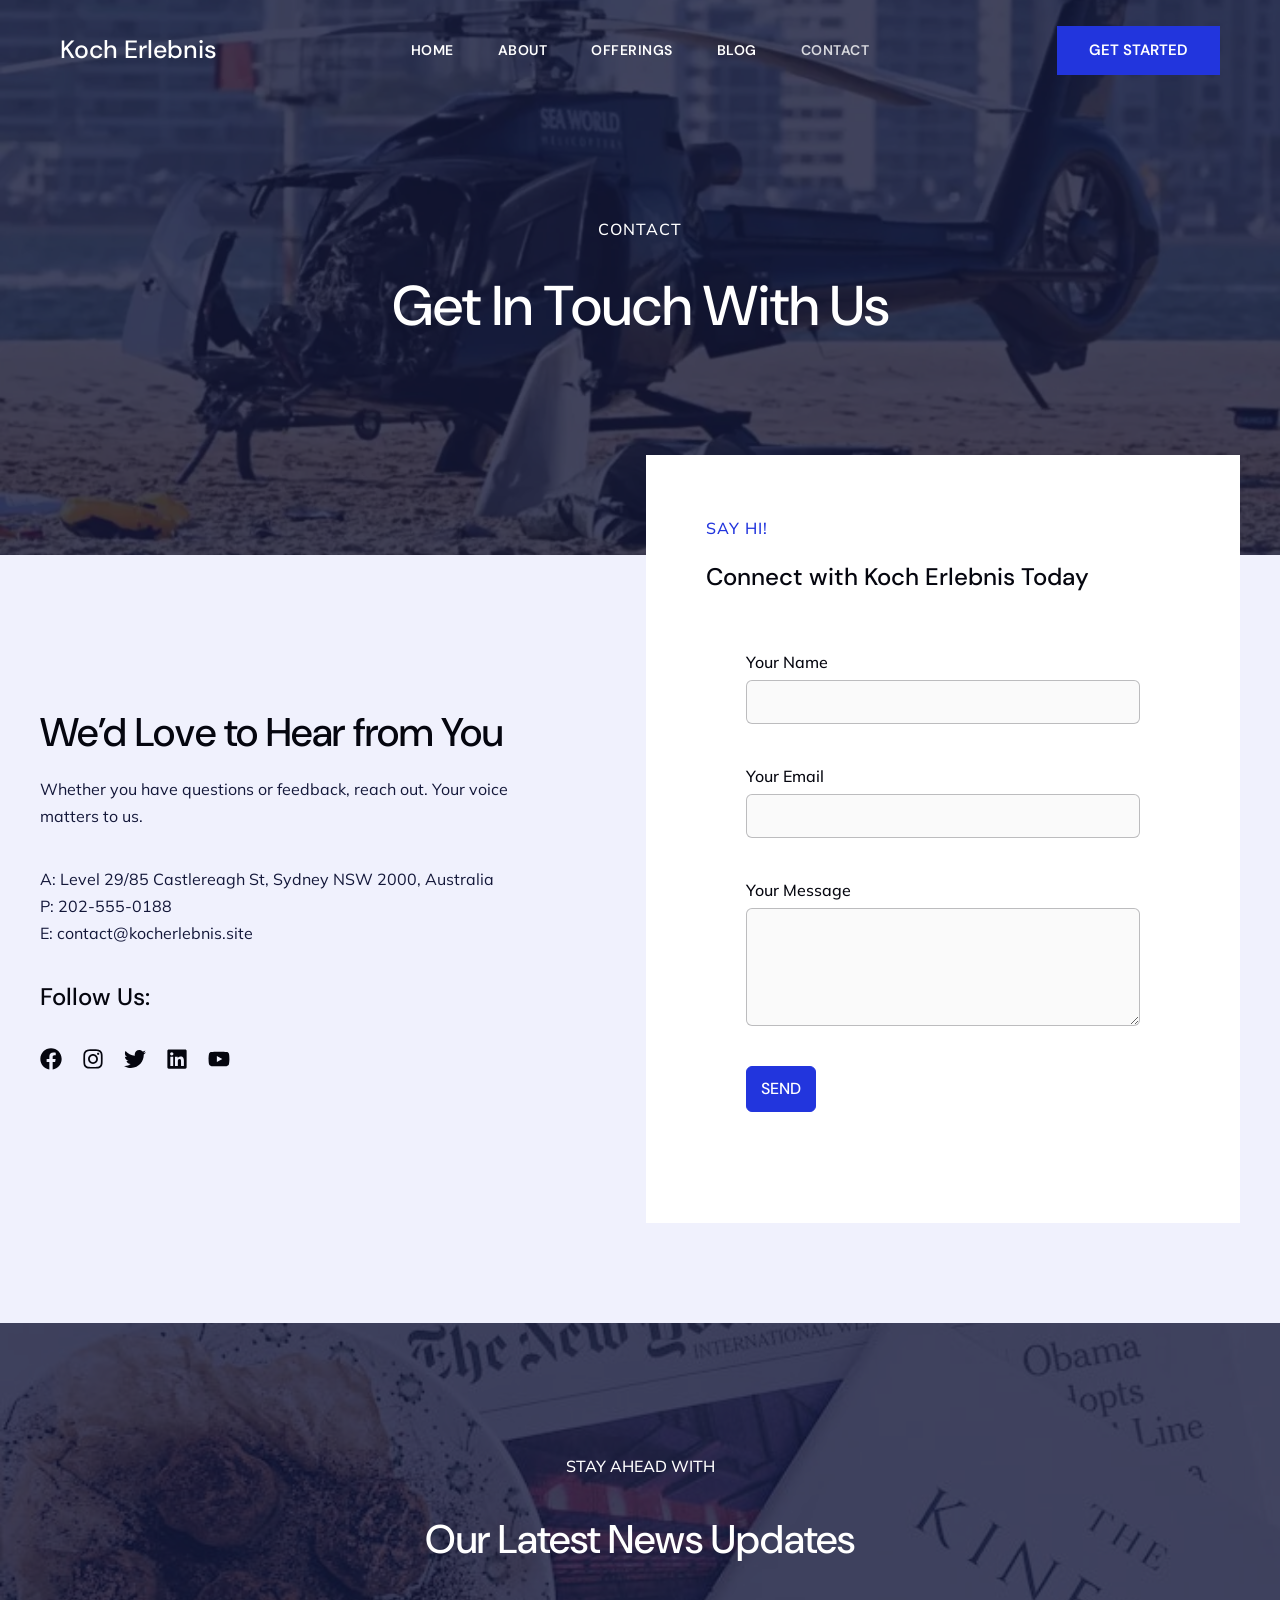
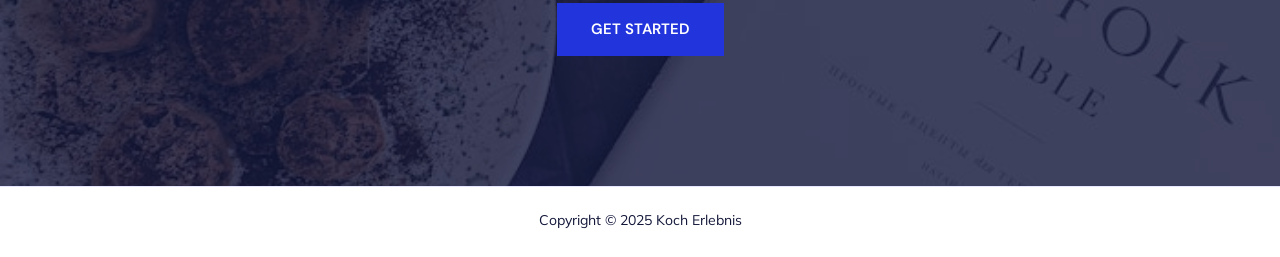
<file: contact/index.html>
<!DOCTYPE html>
<html lang="en-US">
<head>
<meta charset="UTF-8">
<meta name="viewport" content="width=device-width, initial-scale=1">
	<link rel="profile" href="https://gmpg.org/xfn/11"> 
	<title>Contact &#8211; Koch Erlebnis</title>
<meta name="robots" content="max-image-preview:large">
	<style>img:is([sizes="auto" i], [sizes^="auto," i]) { contain-intrinsic-size: 3000px 1500px }</style>
	<link rel="dns-prefetch" href="//fonts.googleapis.com">
<link rel="alternate" type="application/rss+xml" title="Koch Erlebnis &raquo; Feed" href="/feed/">
<link rel="alternate" type="application/rss+xml" title="Koch Erlebnis &raquo; Comments Feed" href="/comments/feed/">
<script>
window._wpemojiSettings = {"baseUrl":"https:\/\/s.w.org\/images\/core\/emoji\/15.0.3\/72x72\/","ext":".png","svgUrl":"https:\/\/s.w.org\/images\/core\/emoji\/15.0.3\/svg\/","svgExt":".svg","source":{"concatemoji":"\/wp-includes\/js\/wp-emoji-release.min.js?ver=6.7.2"}};
/*! This file is auto-generated */
!function(i,n){var o,s,e;function c(e){try{var t={supportTests:e,timestamp:(new Date).valueOf()};sessionStorage.setItem(o,JSON.stringify(t))}catch(e){}}function p(e,t,n){e.clearRect(0,0,e.canvas.width,e.canvas.height),e.fillText(t,0,0);var t=new Uint32Array(e.getImageData(0,0,e.canvas.width,e.canvas.height).data),r=(e.clearRect(0,0,e.canvas.width,e.canvas.height),e.fillText(n,0,0),new Uint32Array(e.getImageData(0,0,e.canvas.width,e.canvas.height).data));return t.every(function(e,t){return e===r[t]})}function u(e,t,n){switch(t){case"flag":return n(e,"🏳️‍⚧️","🏳️​⚧️")?!1:!n(e,"🇺🇳","🇺​🇳")&&!n(e,"🏴󠁧󠁢󠁥󠁮󠁧󠁿","🏴​󠁧​󠁢​󠁥​󠁮​󠁧​󠁿");case"emoji":return!n(e,"🐦‍⬛","🐦​⬛")}return!1}function f(e,t,n){var r="undefined"!=typeof WorkerGlobalScope&&self instanceof WorkerGlobalScope?new OffscreenCanvas(300,150):i.createElement("canvas"),a=r.getContext("2d",{willReadFrequently:!0}),o=(a.textBaseline="top",a.font="600 32px Arial",{});return e.forEach(function(e){o[e]=t(a,e,n)}),o}function t(e){var t=i.createElement("script");t.src=e,t.defer=!0,i.head.appendChild(t)}"undefined"!=typeof Promise&&(o="wpEmojiSettingsSupports",s=["flag","emoji"],n.supports={everything:!0,everythingExceptFlag:!0},e=new Promise(function(e){i.addEventListener("DOMContentLoaded",e,{once:!0})}),new Promise(function(t){var n=function(){try{var e=JSON.parse(sessionStorage.getItem(o));if("object"==typeof e&&"number"==typeof e.timestamp&&(new Date).valueOf()<e.timestamp+604800&&"object"==typeof e.supportTests)return e.supportTests}catch(e){}return null}();if(!n){if("undefined"!=typeof Worker&&"undefined"!=typeof OffscreenCanvas&&"undefined"!=typeof URL&&URL.createObjectURL&&"undefined"!=typeof Blob)try{var e="postMessage("+f.toString()+"("+[JSON.stringify(s),u.toString(),p.toString()].join(",")+"));",r=new Blob([e],{type:"text/javascript"}),a=new Worker(URL.createObjectURL(r),{name:"wpTestEmojiSupports"});return void(a.onmessage=function(e){c(n=e.data),a.terminate(),t(n)})}catch(e){}c(n=f(s,u,p))}t(n)}).then(function(e){for(var t in e)n.supports[t]=e[t],n.supports.everything=n.supports.everything&&n.supports[t],"flag"!==t&&(n.supports.everythingExceptFlag=n.supports.everythingExceptFlag&&n.supports[t]);n.supports.everythingExceptFlag=n.supports.everythingExceptFlag&&!n.supports.flag,n.DOMReady=!1,n.readyCallback=function(){n.DOMReady=!0}}).then(function(){return e}).then(function(){var e;n.supports.everything||(n.readyCallback(),(e=n.source||{}).concatemoji?t(e.concatemoji):e.wpemoji&&e.twemoji&&(t(e.twemoji),t(e.wpemoji)))}))}((window,document),window._wpemojiSettings);
</script>
<link rel="stylesheet" id="astra-theme-css-css" href="/wp-content/themes/astra/assets/css/minified/main.min.css?ver=4.9.2" media="all">
<style id="astra-theme-css-inline-css">:root{--ast-post-nav-space:0;--ast-container-default-xlg-padding:3em;--ast-container-default-lg-padding:3em;--ast-container-default-slg-padding:2em;--ast-container-default-md-padding:3em;--ast-container-default-sm-padding:3em;--ast-container-default-xs-padding:2.4em;--ast-container-default-xxs-padding:1.8em;--ast-code-block-background:#ECEFF3;--ast-comment-inputs-background:#F9FAFB;--ast-normal-container-width:1200px;--ast-narrow-container-width:750px;--ast-blog-title-font-weight:normal;--ast-blog-meta-weight:inherit;--ast-global-color-primary:var(--ast-global-color-5);--ast-global-color-secondary:var(--ast-global-color-4);--ast-global-color-alternate-background:var(--ast-global-color-7);--ast-global-color-subtle-background:var(--ast-global-color-6);--ast-bg-style-guide:#F8FAFC;--ast-shadow-style-guide:0px 0px 4px 0 #00000057;--ast-global-dark-bg-style:#fff;--ast-global-dark-lfs:#fbfbfb;--ast-widget-bg-color:#fafafa;--ast-wc-container-head-bg-color:#fbfbfb;--ast-title-layout-bg:#eeeeee;--ast-search-border-color:#e7e7e7;--ast-lifter-hover-bg:#e6e6e6;--ast-gallery-block-color:#000;--srfm-color-input-label:var(--ast-global-color-2);}html{font-size:100%;}a{color:var(--ast-global-color-2);}a:hover,a:focus{color:var(--ast-global-color-1);}body,button,input,select,textarea,.ast-button,.ast-custom-button{font-family:'Mulish',sans-serif;font-weight:400;font-size:16px;font-size:1rem;line-height:var(--ast-body-line-height,1.7em);}blockquote{color:var(--ast-global-color-3);}h1,.entry-content h1,h2,.entry-content h2,h3,.entry-content h3,h4,.entry-content h4,h5,.entry-content h5,h6,.entry-content h6,.site-title,.site-title a{font-family:'DM Sans',sans-serif;font-weight:500;}.ast-site-identity .site-title a{color:var(--ast-global-color-2);}.site-title{font-size:25px;font-size:1.5625rem;display:block;}.site-header .site-description{font-size:15px;font-size:0.9375rem;display:none;}.entry-title{font-size:24px;font-size:1.5rem;}.archive .ast-article-post .ast-article-inner,.blog .ast-article-post .ast-article-inner,.archive .ast-article-post .ast-article-inner:hover,.blog .ast-article-post .ast-article-inner:hover{overflow:hidden;}h1,.entry-content h1{font-size:56px;font-size:3.5rem;font-weight:500;font-family:'DM Sans',sans-serif;line-height:1.2em;}h2,.entry-content h2{font-size:40px;font-size:2.5rem;font-weight:500;font-family:'DM Sans',sans-serif;line-height:1.2em;}h3,.entry-content h3{font-size:24px;font-size:1.5rem;font-weight:500;font-family:'DM Sans',sans-serif;line-height:1.27em;}h4,.entry-content h4{font-size:21px;font-size:1.3125rem;line-height:1.4em;font-weight:500;font-family:'DM Sans',sans-serif;}h5,.entry-content h5{font-size:20px;font-size:1.25rem;line-height:1.5em;font-weight:500;font-family:'DM Sans',sans-serif;}h6,.entry-content h6{font-size:16px;font-size:1rem;line-height:1.4em;font-weight:500;font-family:'DM Sans',sans-serif;text-transform:uppercase;letter-spacing:0.5px;}::selection{background-color:var(--ast-global-color-0);color:#ffffff;}body,h1,.entry-title a,.entry-content h1,h2,.entry-content h2,h3,.entry-content h3,h4,.entry-content h4,h5,.entry-content h5,h6,.entry-content h6{color:var(--ast-global-color-3);}.tagcloud a:hover,.tagcloud a:focus,.tagcloud a.current-item{color:#ffffff;border-color:var(--ast-global-color-2);background-color:var(--ast-global-color-2);}input:focus,input[type="text"]:focus,input[type="email"]:focus,input[type="url"]:focus,input[type="password"]:focus,input[type="reset"]:focus,input[type="search"]:focus,textarea:focus{border-color:var(--ast-global-color-2);}input[type="radio"]:checked,input[type=reset],input[type="checkbox"]:checked,input[type="checkbox"]:hover:checked,input[type="checkbox"]:focus:checked,input[type=range]::-webkit-slider-thumb{border-color:var(--ast-global-color-2);background-color:var(--ast-global-color-2);box-shadow:none;}.site-footer a:hover + .post-count,.site-footer a:focus + .post-count{background:var(--ast-global-color-2);border-color:var(--ast-global-color-2);}.single .nav-links .nav-previous,.single .nav-links .nav-next{color:var(--ast-global-color-2);}.entry-meta,.entry-meta *{line-height:1.45;color:var(--ast-global-color-2);}.entry-meta a:not(.ast-button):hover,.entry-meta a:not(.ast-button):hover *,.entry-meta a:not(.ast-button):focus,.entry-meta a:not(.ast-button):focus *,.page-links > .page-link,.page-links .page-link:hover,.post-navigation a:hover{color:var(--ast-global-color-1);}#cat option,.secondary .calendar_wrap thead a,.secondary .calendar_wrap thead a:visited{color:var(--ast-global-color-2);}.secondary .calendar_wrap #today,.ast-progress-val span{background:var(--ast-global-color-2);}.secondary a:hover + .post-count,.secondary a:focus + .post-count{background:var(--ast-global-color-2);border-color:var(--ast-global-color-2);}.calendar_wrap #today > a{color:#ffffff;}.page-links .page-link,.single .post-navigation a{color:var(--ast-global-color-2);}.ast-search-menu-icon .search-form button.search-submit{padding:0 4px;}.ast-search-menu-icon form.search-form{padding-right:0;}.ast-search-menu-icon.slide-search input.search-field{width:0;}.ast-header-search .ast-search-menu-icon.ast-dropdown-active .search-form,.ast-header-search .ast-search-menu-icon.ast-dropdown-active .search-field:focus{transition:all 0.2s;}.search-form input.search-field:focus{outline:none;}.ast-archive-title{color:var(--ast-global-color-2);}.widget-title,.widget .wp-block-heading{font-size:22px;font-size:1.375rem;color:var(--ast-global-color-2);}.ast-single-post .entry-content a,.ast-comment-content a:not(.ast-comment-edit-reply-wrap a){text-decoration:underline;}.ast-single-post .wp-block-button .wp-block-button__link,.ast-single-post .elementor-widget-button .elementor-button,.ast-single-post .entry-content .uagb-tab a,.ast-single-post .entry-content .uagb-ifb-cta a,.ast-single-post .entry-content .wp-block-uagb-buttons a,.ast-single-post .entry-content .uabb-module-content a,.ast-single-post .entry-content .uagb-post-grid a,.ast-single-post .entry-content .uagb-timeline a,.ast-single-post .entry-content .uagb-toc__wrap a,.ast-single-post .entry-content .uagb-taxomony-box a,.ast-single-post .entry-content .woocommerce a,.entry-content .wp-block-latest-posts > li > a,.ast-single-post .entry-content .wp-block-file__button,li.ast-post-filter-single,.ast-single-post .wp-block-buttons .wp-block-button.is-style-outline .wp-block-button__link,.ast-single-post .ast-comment-content .comment-reply-link,.ast-single-post .ast-comment-content .comment-edit-link{text-decoration:none;}.ast-search-menu-icon.slide-search a:focus-visible:focus-visible,.astra-search-icon:focus-visible,#close:focus-visible,a:focus-visible,.ast-menu-toggle:focus-visible,.site .skip-link:focus-visible,.wp-block-loginout input:focus-visible,.wp-block-search.wp-block-search__button-inside .wp-block-search__inside-wrapper,.ast-header-navigation-arrow:focus-visible,.woocommerce .wc-proceed-to-checkout > .checkout-button:focus-visible,.woocommerce .woocommerce-MyAccount-navigation ul li a:focus-visible,.ast-orders-table__row .ast-orders-table__cell:focus-visible,.woocommerce .woocommerce-order-details .order-again > .button:focus-visible,.woocommerce .woocommerce-message a.button.wc-forward:focus-visible,.woocommerce #minus_qty:focus-visible,.woocommerce #plus_qty:focus-visible,a#ast-apply-coupon:focus-visible,.woocommerce .woocommerce-info a:focus-visible,.woocommerce .astra-shop-summary-wrap a:focus-visible,.woocommerce a.wc-forward:focus-visible,#ast-apply-coupon:focus-visible,.woocommerce-js .woocommerce-mini-cart-item a.remove:focus-visible,#close:focus-visible,.button.search-submit:focus-visible,#search_submit:focus,.normal-search:focus-visible,.ast-header-account-wrap:focus-visible,.woocommerce .ast-on-card-button.ast-quick-view-trigger:focus{outline-style:dotted;outline-color:inherit;outline-width:thin;}input:focus,input[type="text"]:focus,input[type="email"]:focus,input[type="url"]:focus,input[type="password"]:focus,input[type="reset"]:focus,input[type="search"]:focus,input[type="number"]:focus,textarea:focus,.wp-block-search__input:focus,[data-section="section-header-mobile-trigger"] .ast-button-wrap .ast-mobile-menu-trigger-minimal:focus,.ast-mobile-popup-drawer.active .menu-toggle-close:focus,.woocommerce-ordering select.orderby:focus,#ast-scroll-top:focus,#coupon_code:focus,.woocommerce-page #comment:focus,.woocommerce #reviews #respond input#submit:focus,.woocommerce a.add_to_cart_button:focus,.woocommerce .button.single_add_to_cart_button:focus,.woocommerce .woocommerce-cart-form button:focus,.woocommerce .woocommerce-cart-form__cart-item .quantity .qty:focus,.woocommerce .woocommerce-billing-fields .woocommerce-billing-fields__field-wrapper .woocommerce-input-wrapper > .input-text:focus,.woocommerce #order_comments:focus,.woocommerce #place_order:focus,.woocommerce .woocommerce-address-fields .woocommerce-address-fields__field-wrapper .woocommerce-input-wrapper > .input-text:focus,.woocommerce .woocommerce-MyAccount-content form button:focus,.woocommerce .woocommerce-MyAccount-content .woocommerce-EditAccountForm .woocommerce-form-row .woocommerce-Input.input-text:focus,.woocommerce .ast-woocommerce-container .woocommerce-pagination ul.page-numbers li a:focus,body #content .woocommerce form .form-row .select2-container--default .select2-selection--single:focus,#ast-coupon-code:focus,.woocommerce.woocommerce-js .quantity input[type=number]:focus,.woocommerce-js .woocommerce-mini-cart-item .quantity input[type=number]:focus,.woocommerce p#ast-coupon-trigger:focus{border-style:dotted;border-color:inherit;border-width:thin;}input{outline:none;}body .ast-oembed-container *{position:absolute;top:0;width:100%;height:100%;left:0;}body .wp-block-embed-pocket-casts .ast-oembed-container *{position:unset;}.ast-single-post-featured-section + article {margin-top: 2em;}.site-content .ast-single-post-featured-section img {width: 100%;overflow: hidden;object-fit: cover;}.site > .ast-single-related-posts-container {margin-top: 0;}@media (min-width: 922px) {.ast-desktop .ast-container--narrow {max-width: var(--ast-narrow-container-width);margin: 0 auto;}}@media (max-width:921.9px){#ast-desktop-header{display:none;}}@media (min-width:922px){#ast-mobile-header{display:none;}}.wp-block-buttons.aligncenter{justify-content:center;}@media (max-width:921px){.ast-theme-transparent-header #primary,.ast-theme-transparent-header #secondary{padding:0;}}@media (max-width:921px){.ast-plain-container.ast-no-sidebar #primary{padding:0;}}.ast-plain-container.ast-no-sidebar #primary{margin-top:0;margin-bottom:0;}@media (max-width:921px){.ast-separate-container.ast-single-post.ast-right-sidebar #primary,.ast-separate-container.ast-single-post.ast-left-sidebar #primary,.ast-separate-container.ast-single-post #primary,.ast-plain-container #primary,.ast-narrow-container #primary{margin-top:40px;margin-bottom:20px;}.ast-separate-container.ast-single-post.ast-right-sidebar #primary,.ast-separate-container.ast-single-post.ast-left-sidebar #primary,.ast-separate-container.ast-single-post #primary,.ast-plain-container.ast-single-post #primary,.ast-narrow-container.ast-single-post #primary{margin-top:40px;margin-bottom:20px;}}@media (max-width:544px){.ast-separate-container.ast-single-post.ast-right-sidebar #primary,.ast-separate-container.ast-single-post.ast-left-sidebar #primary,.ast-separate-container.ast-single-post #primary,.ast-plain-container.ast-single-post #primary,.ast-narrow-container.ast-single-post #primary{margin-top:30px;margin-bottom:20px;}}@media (max-width:921px){.ast-separate-container #primary,.ast-narrow-container #primary{padding-top:0px;}}@media (max-width:544px){.ast-separate-container #primary,.ast-narrow-container #primary{padding-top:0px;}}@media (max-width:921px){.ast-separate-container #primary,.ast-narrow-container #primary{padding-bottom:0px;}}@media (max-width:544px){.ast-separate-container #primary,.ast-narrow-container #primary{padding-bottom:0px;}}.wp-block-button.is-style-outline .wp-block-button__link{border-color:var(--ast-global-color-0);border-top-width:2px;border-right-width:2px;border-bottom-width:2px;border-left-width:2px;}div.wp-block-button.is-style-outline > .wp-block-button__link:not(.has-text-color),div.wp-block-button.wp-block-button__link.is-style-outline:not(.has-text-color){color:var(--ast-global-color-0);}.wp-block-button.is-style-outline .wp-block-button__link:hover,.wp-block-buttons .wp-block-button.is-style-outline .wp-block-button__link:focus,.wp-block-buttons .wp-block-button.is-style-outline > .wp-block-button__link:not(.has-text-color):hover,.wp-block-buttons .wp-block-button.wp-block-button__link.is-style-outline:not(.has-text-color):hover{color:#ffffff;background-color:var(--ast-global-color-1);border-color:var(--ast-global-color-1);}.post-page-numbers.current .page-link,.ast-pagination .page-numbers.current{color:#ffffff;border-color:var(--ast-global-color-0);background-color:var(--ast-global-color-0);}.wp-block-button.is-style-outline .wp-block-button__link{border-top-width:2px;border-right-width:2px;border-bottom-width:2px;border-left-width:2px;}.wp-block-buttons .wp-block-button.is-style-outline .wp-block-button__link.wp-element-button,.ast-outline-button,.wp-block-uagb-buttons-child .uagb-buttons-repeater.ast-outline-button{border-color:var(--ast-global-color-0);border-top-width:2px;border-right-width:2px;border-bottom-width:2px;border-left-width:2px;font-family:'DM Sans',sans-serif;font-weight:600;font-size:15px;font-size:0.9375rem;line-height:1em;text-transform:uppercase;padding-top:17px;padding-right:32px;padding-bottom:17px;padding-left:32px;border-top-left-radius:0px;border-top-right-radius:0px;border-bottom-right-radius:0px;border-bottom-left-radius:0px;}.wp-block-buttons .wp-block-button.is-style-outline > .wp-block-button__link:not(.has-text-color),.wp-block-buttons .wp-block-button.wp-block-button__link.is-style-outline:not(.has-text-color),.ast-outline-button{color:var(--ast-global-color-0);}.wp-block-button.is-style-outline .wp-block-button__link:hover,.wp-block-buttons .wp-block-button.is-style-outline .wp-block-button__link:focus,.wp-block-buttons .wp-block-button.is-style-outline > .wp-block-button__link:not(.has-text-color):hover,.wp-block-buttons .wp-block-button.wp-block-button__link.is-style-outline:not(.has-text-color):hover,.ast-outline-button:hover,.ast-outline-button:focus,.wp-block-uagb-buttons-child .uagb-buttons-repeater.ast-outline-button:hover,.wp-block-uagb-buttons-child .uagb-buttons-repeater.ast-outline-button:focus{color:#ffffff;background-color:var(--ast-global-color-1);border-color:var(--ast-global-color-1);}.wp-block-button .wp-block-button__link.wp-element-button.is-style-outline:not(.has-background),.wp-block-button.is-style-outline>.wp-block-button__link.wp-element-button:not(.has-background),.ast-outline-button{background-color:transparent;}@media (max-width:921px){.wp-block-buttons .wp-block-button.is-style-outline .wp-block-button__link.wp-element-button,.ast-outline-button,.wp-block-uagb-buttons-child .uagb-buttons-repeater.ast-outline-button{font-size:14px;font-size:0.875rem;padding-top:15px;padding-right:30px;padding-bottom:15px;padding-left:30px;border-top-left-radius:0px;border-top-right-radius:0px;border-bottom-right-radius:0px;border-bottom-left-radius:0px;}}@media (max-width:544px){.wp-block-buttons .wp-block-button.is-style-outline .wp-block-button__link.wp-element-button,.ast-outline-button,.wp-block-uagb-buttons-child .uagb-buttons-repeater.ast-outline-button{font-size:14px;font-size:0.875rem;padding-top:15px;padding-right:30px;padding-bottom:15px;padding-left:30px;border-top-left-radius:0px;border-top-right-radius:0px;border-bottom-right-radius:0px;border-bottom-left-radius:0px;}}.entry-content[data-ast-blocks-layout] > figure{margin-bottom:1em;}h1.widget-title{font-weight:500;}h2.widget-title{font-weight:500;}h3.widget-title{font-weight:500;}.elementor-widget-container .elementor-loop-container .e-loop-item[data-elementor-type="loop-item"]{width:100%;}#page{display:flex;flex-direction:column;min-height:100vh;}.ast-404-layout-1 h1.page-title{color:var(--ast-global-color-2);}.single .post-navigation a{line-height:1em;height:inherit;}.error-404 .page-sub-title{font-size:1.5rem;font-weight:inherit;}.search .site-content .content-area .search-form{margin-bottom:0;}#page .site-content{flex-grow:1;}.widget{margin-bottom:1.25em;}#secondary li{line-height:1.5em;}#secondary .wp-block-group h2{margin-bottom:0.7em;}#secondary h2{font-size:1.7rem;}.ast-separate-container .ast-article-post,.ast-separate-container .ast-article-single,.ast-separate-container .comment-respond{padding:3em;}.ast-separate-container .ast-article-single .ast-article-single{padding:0;}.ast-article-single .wp-block-post-template-is-layout-grid{padding-left:0;}.ast-separate-container .comments-title,.ast-narrow-container .comments-title{padding:1.5em 2em;}.ast-page-builder-template .comment-form-textarea,.ast-comment-formwrap .ast-grid-common-col{padding:0;}.ast-comment-formwrap{padding:0;display:inline-flex;column-gap:20px;width:100%;margin-left:0;margin-right:0;}.comments-area textarea#comment:focus,.comments-area textarea#comment:active,.comments-area .ast-comment-formwrap input[type="text"]:focus,.comments-area .ast-comment-formwrap input[type="text"]:active {box-shadow:none;outline:none;}.archive.ast-page-builder-template .entry-header{margin-top:2em;}.ast-page-builder-template .ast-comment-formwrap{width:100%;}.entry-title{margin-bottom:0.5em;}.ast-archive-description p{font-size:inherit;font-weight:inherit;line-height:inherit;}.ast-separate-container .ast-comment-list li.depth-1,.hentry{margin-bottom:2em;}@media (min-width:921px){.ast-left-sidebar.ast-page-builder-template #secondary,.archive.ast-right-sidebar.ast-page-builder-template .site-main{padding-left:20px;padding-right:20px;}}@media (max-width:544px){.ast-comment-formwrap.ast-row{column-gap:10px;display:inline-block;}#ast-commentform .ast-grid-common-col{position:relative;width:100%;}}@media (min-width:1201px){.ast-separate-container .ast-article-post,.ast-separate-container .ast-article-single,.ast-separate-container .ast-author-box,.ast-separate-container .ast-404-layout-1,.ast-separate-container .no-results{padding:3em;}}@media (max-width:921px){.ast-separate-container #primary,.ast-separate-container #secondary{padding:1.5em 0;}#primary,#secondary{padding:1.5em 0;margin:0;}.ast-left-sidebar #content > .ast-container{display:flex;flex-direction:column-reverse;width:100%;}}@media (min-width:922px){.ast-separate-container.ast-right-sidebar #primary,.ast-separate-container.ast-left-sidebar #primary{border:0;}.search-no-results.ast-separate-container #primary{margin-bottom:4em;}}.wp-block-button .wp-block-button__link{color:#ffffff;}.wp-block-button .wp-block-button__link:hover,.wp-block-button .wp-block-button__link:focus{color:#ffffff;background-color:var(--ast-global-color-1);border-color:var(--ast-global-color-1);}.elementor-widget-heading h1.elementor-heading-title{line-height:1.2em;}.elementor-widget-heading h2.elementor-heading-title{line-height:1.2em;}.elementor-widget-heading h3.elementor-heading-title{line-height:1.27em;}.elementor-widget-heading h4.elementor-heading-title{line-height:1.4em;}.elementor-widget-heading h5.elementor-heading-title{line-height:1.5em;}.elementor-widget-heading h6.elementor-heading-title{line-height:1.4em;}.wp-block-button .wp-block-button__link,.wp-block-search .wp-block-search__button,body .wp-block-file .wp-block-file__button{border-style:solid;border-top-width:2px;border-right-width:2px;border-left-width:2px;border-bottom-width:2px;border-color:var(--ast-global-color-0);background-color:var(--ast-global-color-0);color:#ffffff;font-family:'DM Sans',sans-serif;font-weight:600;line-height:1em;text-transform:uppercase;font-size:15px;font-size:0.9375rem;border-top-left-radius:0px;border-top-right-radius:0px;border-bottom-right-radius:0px;border-bottom-left-radius:0px;padding-top:17px;padding-right:32px;padding-bottom:17px;padding-left:32px;}@media (max-width:921px){.wp-block-button .wp-block-button__link,.wp-block-search .wp-block-search__button,body .wp-block-file .wp-block-file__button{font-size:14px;font-size:0.875rem;padding-top:15px;padding-right:30px;padding-bottom:15px;padding-left:30px;border-top-left-radius:0px;border-top-right-radius:0px;border-bottom-right-radius:0px;border-bottom-left-radius:0px;}}@media (max-width:544px){.wp-block-button .wp-block-button__link,.wp-block-search .wp-block-search__button,body .wp-block-file .wp-block-file__button{font-size:14px;font-size:0.875rem;padding-top:15px;padding-right:30px;padding-bottom:15px;padding-left:30px;border-top-left-radius:0px;border-top-right-radius:0px;border-bottom-right-radius:0px;border-bottom-left-radius:0px;}}.menu-toggle,button,.ast-button,.ast-custom-button,.button,input#submit,input[type="button"],input[type="submit"],input[type="reset"],form[CLASS*="wp-block-search__"].wp-block-search .wp-block-search__inside-wrapper .wp-block-search__button,body .wp-block-file .wp-block-file__button,.search .search-submit,.woocommerce-js a.button,.woocommerce button.button,.woocommerce .woocommerce-message a.button,.woocommerce #respond input#submit.alt,.woocommerce input.button.alt,.woocommerce input.button,.woocommerce input.button:disabled,.woocommerce input.button:disabled[disabled],.woocommerce input.button:disabled:hover,.woocommerce input.button:disabled[disabled]:hover,.woocommerce #respond input#submit,.woocommerce button.button.alt.disabled,.wc-block-grid__products .wc-block-grid__product .wp-block-button__link,.wc-block-grid__product-onsale,[CLASS*="wc-block"] button,.woocommerce-js .astra-cart-drawer .astra-cart-drawer-content .woocommerce-mini-cart__buttons .button:not(.checkout):not(.ast-continue-shopping),.woocommerce-js .astra-cart-drawer .astra-cart-drawer-content .woocommerce-mini-cart__buttons a.checkout,.woocommerce button.button.alt.disabled.wc-variation-selection-needed,[CLASS*="wc-block"] .wc-block-components-button{border-style:solid;border-top-width:2px;border-right-width:2px;border-left-width:2px;border-bottom-width:2px;color:#ffffff;border-color:var(--ast-global-color-0);background-color:var(--ast-global-color-0);padding-top:17px;padding-right:32px;padding-bottom:17px;padding-left:32px;font-family:'DM Sans',sans-serif;font-weight:600;font-size:15px;font-size:0.9375rem;line-height:1em;text-transform:uppercase;border-top-left-radius:0px;border-top-right-radius:0px;border-bottom-right-radius:0px;border-bottom-left-radius:0px;}button:focus,.menu-toggle:hover,button:hover,.ast-button:hover,.ast-custom-button:hover .button:hover,.ast-custom-button:hover ,input[type=reset]:hover,input[type=reset]:focus,input#submit:hover,input#submit:focus,input[type="button"]:hover,input[type="button"]:focus,input[type="submit"]:hover,input[type="submit"]:focus,form[CLASS*="wp-block-search__"].wp-block-search .wp-block-search__inside-wrapper .wp-block-search__button:hover,form[CLASS*="wp-block-search__"].wp-block-search .wp-block-search__inside-wrapper .wp-block-search__button:focus,body .wp-block-file .wp-block-file__button:hover,body .wp-block-file .wp-block-file__button:focus,.woocommerce-js a.button:hover,.woocommerce button.button:hover,.woocommerce .woocommerce-message a.button:hover,.woocommerce #respond input#submit:hover,.woocommerce #respond input#submit.alt:hover,.woocommerce input.button.alt:hover,.woocommerce input.button:hover,.woocommerce button.button.alt.disabled:hover,.wc-block-grid__products .wc-block-grid__product .wp-block-button__link:hover,[CLASS*="wc-block"] button:hover,.woocommerce-js .astra-cart-drawer .astra-cart-drawer-content .woocommerce-mini-cart__buttons .button:not(.checkout):not(.ast-continue-shopping):hover,.woocommerce-js .astra-cart-drawer .astra-cart-drawer-content .woocommerce-mini-cart__buttons a.checkout:hover,.woocommerce button.button.alt.disabled.wc-variation-selection-needed:hover,[CLASS*="wc-block"] .wc-block-components-button:hover,[CLASS*="wc-block"] .wc-block-components-button:focus{color:#ffffff;background-color:var(--ast-global-color-1);border-color:var(--ast-global-color-1);}form[CLASS*="wp-block-search__"].wp-block-search .wp-block-search__inside-wrapper .wp-block-search__button.has-icon{padding-top:calc(17px - 3px);padding-right:calc(32px - 3px);padding-bottom:calc(17px - 3px);padding-left:calc(32px - 3px);}@media (max-width:921px){.menu-toggle,button,.ast-button,.ast-custom-button,.button,input#submit,input[type="button"],input[type="submit"],input[type="reset"],form[CLASS*="wp-block-search__"].wp-block-search .wp-block-search__inside-wrapper .wp-block-search__button,body .wp-block-file .wp-block-file__button,.search .search-submit,.woocommerce-js a.button,.woocommerce button.button,.woocommerce .woocommerce-message a.button,.woocommerce #respond input#submit.alt,.woocommerce input.button.alt,.woocommerce input.button,.woocommerce input.button:disabled,.woocommerce input.button:disabled[disabled],.woocommerce input.button:disabled:hover,.woocommerce input.button:disabled[disabled]:hover,.woocommerce #respond input#submit,.woocommerce button.button.alt.disabled,.wc-block-grid__products .wc-block-grid__product .wp-block-button__link,.wc-block-grid__product-onsale,[CLASS*="wc-block"] button,.woocommerce-js .astra-cart-drawer .astra-cart-drawer-content .woocommerce-mini-cart__buttons .button:not(.checkout):not(.ast-continue-shopping),.woocommerce-js .astra-cart-drawer .astra-cart-drawer-content .woocommerce-mini-cart__buttons a.checkout,.woocommerce button.button.alt.disabled.wc-variation-selection-needed,[CLASS*="wc-block"] .wc-block-components-button{padding-top:15px;padding-right:30px;padding-bottom:15px;padding-left:30px;font-size:14px;font-size:0.875rem;border-top-left-radius:0px;border-top-right-radius:0px;border-bottom-right-radius:0px;border-bottom-left-radius:0px;}}@media (max-width:544px){.menu-toggle,button,.ast-button,.ast-custom-button,.button,input#submit,input[type="button"],input[type="submit"],input[type="reset"],form[CLASS*="wp-block-search__"].wp-block-search .wp-block-search__inside-wrapper .wp-block-search__button,body .wp-block-file .wp-block-file__button,.search .search-submit,.woocommerce-js a.button,.woocommerce button.button,.woocommerce .woocommerce-message a.button,.woocommerce #respond input#submit.alt,.woocommerce input.button.alt,.woocommerce input.button,.woocommerce input.button:disabled,.woocommerce input.button:disabled[disabled],.woocommerce input.button:disabled:hover,.woocommerce input.button:disabled[disabled]:hover,.woocommerce #respond input#submit,.woocommerce button.button.alt.disabled,.wc-block-grid__products .wc-block-grid__product .wp-block-button__link,.wc-block-grid__product-onsale,[CLASS*="wc-block"] button,.woocommerce-js .astra-cart-drawer .astra-cart-drawer-content .woocommerce-mini-cart__buttons .button:not(.checkout):not(.ast-continue-shopping),.woocommerce-js .astra-cart-drawer .astra-cart-drawer-content .woocommerce-mini-cart__buttons a.checkout,.woocommerce button.button.alt.disabled.wc-variation-selection-needed,[CLASS*="wc-block"] .wc-block-components-button{padding-top:15px;padding-right:30px;padding-bottom:15px;padding-left:30px;font-size:14px;font-size:0.875rem;border-top-left-radius:0px;border-top-right-radius:0px;border-bottom-right-radius:0px;border-bottom-left-radius:0px;}}@media (max-width:921px){.menu-toggle,button,.ast-button,.button,input#submit,input[type="button"],input[type="submit"],input[type="reset"]{font-size:14px;font-size:0.875rem;}.ast-mobile-header-stack .main-header-bar .ast-search-menu-icon{display:inline-block;}.ast-header-break-point.ast-header-custom-item-outside .ast-mobile-header-stack .main-header-bar .ast-search-icon{margin:0;}.ast-comment-avatar-wrap img{max-width:2.5em;}.ast-comment-meta{padding:0 1.8888em 1.3333em;}.ast-separate-container .ast-comment-list li.depth-1{padding:1.5em 2.14em;}.ast-separate-container .comment-respond{padding:2em 2.14em;}}@media (min-width:544px){.ast-container{max-width:100%;}}@media (max-width:544px){.ast-separate-container .ast-article-post,.ast-separate-container .ast-article-single,.ast-separate-container .comments-title,.ast-separate-container .ast-archive-description{padding:1.5em 1em;}.ast-separate-container #content .ast-container{padding-left:0.54em;padding-right:0.54em;}.ast-separate-container .ast-comment-list .bypostauthor{padding:.5em;}.ast-search-menu-icon.ast-dropdown-active .search-field{width:170px;}.menu-toggle,button,.ast-button,.button,input#submit,input[type="button"],input[type="submit"],input[type="reset"]{font-size:14px;font-size:0.875rem;}} #ast-mobile-header .ast-site-header-cart-li a{pointer-events:none;}.ast-separate-container{background-color:var(--ast-global-color-5);background-image:none;}@media (max-width:921px){.widget-title{font-size:20px;font-size:1.4285714285714rem;}body,button,input,select,textarea,.ast-button,.ast-custom-button{font-size:14px;font-size:0.875rem;}#secondary,#secondary button,#secondary input,#secondary select,#secondary textarea{font-size:14px;font-size:0.875rem;}.site-title{font-size:23px;font-size:1.4375rem;display:block;}.site-header .site-description{display:none;}.entry-title{font-size:22px;font-size:1.375rem;}h1,.entry-content h1{font-size:48px;}h2,.entry-content h2{font-size:36px;}h3,.entry-content h3{font-size:24px;}h4,.entry-content h4{font-size:21px;font-size:1.3125rem;}h5,.entry-content h5{font-size:18px;font-size:1.125rem;}h6,.entry-content h6{font-size:14px;font-size:0.875rem;}body,.ast-separate-container{background-color:var(--ast-global-color-5);background-image:none;}}@media (max-width:544px){.widget-title{font-size:20px;font-size:1.4285714285714rem;}body,button,input,select,textarea,.ast-button,.ast-custom-button{font-size:14px;font-size:0.875rem;}#secondary,#secondary button,#secondary input,#secondary select,#secondary textarea{font-size:14px;font-size:0.875rem;}.site-title{font-size:20px;font-size:1.25rem;display:block;}.site-header .site-description{display:none;}.entry-title{font-size:20px;font-size:1.25rem;}h1,.entry-content h1{font-size:38px;}h2,.entry-content h2{font-size:32px;}h3,.entry-content h3{font-size:24px;}h4,.entry-content h4{font-size:21px;font-size:1.3125rem;}h5,.entry-content h5{font-size:18px;font-size:1.125rem;}h6,.entry-content h6{font-size:14px;font-size:0.875rem;}body,.ast-separate-container{background-color:var(--ast-global-color-5);background-image:none;}}@media (max-width:544px){html{font-size:100%;}}@media (min-width:922px){.ast-container{max-width:1240px;}}@media (min-width:922px){.site-content .ast-container{display:flex;}}@media (max-width:921px){.site-content .ast-container{flex-direction:column;}}@media (min-width:922px){.main-header-menu .sub-menu .menu-item.ast-left-align-sub-menu:hover > .sub-menu,.main-header-menu .sub-menu .menu-item.ast-left-align-sub-menu.focus > .sub-menu{margin-left:-0px;}}.ast-theme-transparent-header [CLASS*="ast-header-html-"] .ast-builder-html-element a{color:#ffffff;}.ast-theme-transparent-header [CLASS*="ast-header-html-"] .ast-builder-html-element a:hover{color:var(--ast-global-color-1);}.ast-theme-transparent-header [CLASS*="ast-header-button-"] .ast-custom-button{color:#ffffff;background:var(--ast-global-color-0);}.ast-theme-transparent-header [CLASS*="ast-header-button-"] .ast-custom-button:hover{color:#ffffff;background:var(--ast-global-color-1);}.ast-theme-transparent-header [data-section="section-header-mobile-trigger"] .ast-button-wrap .mobile-menu-toggle-icon .ast-mobile-svg{fill:#ffffff;}.ast-theme-transparent-header [data-section="section-header-mobile-trigger"] .ast-button-wrap .mobile-menu-wrap .mobile-menu{color:#ffffff;}.ast-theme-transparent-header [data-section="section-header-mobile-trigger"] .ast-button-wrap .ast-mobile-menu-trigger-outline{background:transparent;color:#ffffff;border-color:#ffffff;}.entry-content li > p{margin-bottom:0;}.site .comments-area{padding-top:2em;padding-bottom:3em;}.wp-block-file {display: flex;align-items: center;flex-wrap: wrap;justify-content: space-between;}.wp-block-pullquote {border: none;}.wp-block-pullquote blockquote::before {content: "\201D";font-family: "Helvetica",sans-serif;display: flex;transform: rotate( 180deg );font-size: 6rem;font-style: normal;line-height: 1;font-weight: bold;align-items: center;justify-content: center;}.has-text-align-right > blockquote::before {justify-content: flex-start;}.has-text-align-left > blockquote::before {justify-content: flex-end;}figure.wp-block-pullquote.is-style-solid-color blockquote {max-width: 100%;text-align: inherit;}:root {--wp--custom--ast-default-block-top-padding: 100px;--wp--custom--ast-default-block-right-padding: 80px;--wp--custom--ast-default-block-bottom-padding: 100px;--wp--custom--ast-default-block-left-padding: 80px;--wp--custom--ast-container-width: 1200px;--wp--custom--ast-content-width-size: 1200px;--wp--custom--ast-wide-width-size: calc(1200px + var(--wp--custom--ast-default-block-left-padding) + var(--wp--custom--ast-default-block-right-padding));}.ast-narrow-container {--wp--custom--ast-content-width-size: 750px;--wp--custom--ast-wide-width-size: 750px;}@media(max-width: 921px) {:root {--wp--custom--ast-default-block-top-padding: 50px;--wp--custom--ast-default-block-right-padding: 50px;--wp--custom--ast-default-block-bottom-padding: 50px;--wp--custom--ast-default-block-left-padding: 50px;}}@media(max-width: 544px) {:root {--wp--custom--ast-default-block-top-padding: 50px;--wp--custom--ast-default-block-right-padding: 30px;--wp--custom--ast-default-block-bottom-padding: 50px;--wp--custom--ast-default-block-left-padding: 30px;}}.entry-content > .wp-block-group,.entry-content > .wp-block-cover,.entry-content > .wp-block-columns {padding-top: var(--wp--custom--ast-default-block-top-padding);padding-right: var(--wp--custom--ast-default-block-right-padding);padding-bottom: var(--wp--custom--ast-default-block-bottom-padding);padding-left: var(--wp--custom--ast-default-block-left-padding);}.ast-plain-container.ast-no-sidebar .entry-content > .alignfull,.ast-page-builder-template .ast-no-sidebar .entry-content > .alignfull {margin-left: calc( -50vw + 50%);margin-right: calc( -50vw + 50%);max-width: 100vw;width: 100vw;}.ast-plain-container.ast-no-sidebar .entry-content .alignfull .alignfull,.ast-page-builder-template.ast-no-sidebar .entry-content .alignfull .alignfull,.ast-plain-container.ast-no-sidebar .entry-content .alignfull .alignwide,.ast-page-builder-template.ast-no-sidebar .entry-content .alignfull .alignwide,.ast-plain-container.ast-no-sidebar .entry-content .alignwide .alignfull,.ast-page-builder-template.ast-no-sidebar .entry-content .alignwide .alignfull,.ast-plain-container.ast-no-sidebar .entry-content .alignwide .alignwide,.ast-page-builder-template.ast-no-sidebar .entry-content .alignwide .alignwide,.ast-plain-container.ast-no-sidebar .entry-content .wp-block-column .alignfull,.ast-page-builder-template.ast-no-sidebar .entry-content .wp-block-column .alignfull,.ast-plain-container.ast-no-sidebar .entry-content .wp-block-column .alignwide,.ast-page-builder-template.ast-no-sidebar .entry-content .wp-block-column .alignwide {margin-left: auto;margin-right: auto;width: 100%;}[data-ast-blocks-layout] .wp-block-separator:not(.is-style-dots) {height: 0;}[data-ast-blocks-layout] .wp-block-separator {margin: 20px auto;}[data-ast-blocks-layout] .wp-block-separator:not(.is-style-wide):not(.is-style-dots) {max-width: 100px;}[data-ast-blocks-layout] .wp-block-separator.has-background {padding: 0;}.entry-content[data-ast-blocks-layout] > * {max-width: var(--wp--custom--ast-content-width-size);margin-left: auto;margin-right: auto;}.entry-content[data-ast-blocks-layout] > .alignwide {max-width: var(--wp--custom--ast-wide-width-size);}.entry-content[data-ast-blocks-layout] .alignfull {max-width: none;}.entry-content .wp-block-columns {margin-bottom: 0;}blockquote {margin: 1.5em;border-color: rgba(0,0,0,0.05);}.wp-block-quote:not(.has-text-align-right):not(.has-text-align-center) {border-left: 5px solid rgba(0,0,0,0.05);}.has-text-align-right > blockquote,blockquote.has-text-align-right {border-right: 5px solid rgba(0,0,0,0.05);}.has-text-align-left > blockquote,blockquote.has-text-align-left {border-left: 5px solid rgba(0,0,0,0.05);}.wp-block-site-tagline,.wp-block-latest-posts .read-more {margin-top: 15px;}.wp-block-loginout p label {display: block;}.wp-block-loginout p:not(.login-remember):not(.login-submit) input {width: 100%;}.wp-block-loginout input:focus {border-color: transparent;}.wp-block-loginout input:focus {outline: thin dotted;}.entry-content .wp-block-media-text .wp-block-media-text__content {padding: 0 0 0 8%;}.entry-content .wp-block-media-text.has-media-on-the-right .wp-block-media-text__content {padding: 0 8% 0 0;}.entry-content .wp-block-media-text.has-background .wp-block-media-text__content {padding: 8%;}.entry-content .wp-block-cover:not([class*="background-color"]):not(.has-text-color.has-link-color) .wp-block-cover__inner-container,.entry-content .wp-block-cover:not([class*="background-color"]) .wp-block-cover-image-text,.entry-content .wp-block-cover:not([class*="background-color"]) .wp-block-cover-text,.entry-content .wp-block-cover-image:not([class*="background-color"]) .wp-block-cover__inner-container,.entry-content .wp-block-cover-image:not([class*="background-color"]) .wp-block-cover-image-text,.entry-content .wp-block-cover-image:not([class*="background-color"]) .wp-block-cover-text {color: var(--ast-global-color-primary,var(--ast-global-color-5));}.wp-block-loginout .login-remember input {width: 1.1rem;height: 1.1rem;margin: 0 5px 4px 0;vertical-align: middle;}.wp-block-latest-posts > li > *:first-child,.wp-block-latest-posts:not(.is-grid) > li:first-child {margin-top: 0;}.entry-content > .wp-block-buttons,.entry-content > .wp-block-uagb-buttons {margin-bottom: 1.5em;}.wp-block-search__inside-wrapper .wp-block-search__input {padding: 0 10px;color: var(--ast-global-color-3);background: var(--ast-global-color-primary,var(--ast-global-color-5));border-color: var(--ast-border-color);}.wp-block-latest-posts .read-more {margin-bottom: 1.5em;}.wp-block-search__no-button .wp-block-search__inside-wrapper .wp-block-search__input {padding-top: 5px;padding-bottom: 5px;}.wp-block-latest-posts .wp-block-latest-posts__post-date,.wp-block-latest-posts .wp-block-latest-posts__post-author {font-size: 1rem;}.wp-block-latest-posts > li > *,.wp-block-latest-posts:not(.is-grid) > li {margin-top: 12px;margin-bottom: 12px;}.ast-page-builder-template .entry-content[data-ast-blocks-layout] > *,.ast-page-builder-template .entry-content[data-ast-blocks-layout] > .alignfull:not(.wp-block-group):not(.uagb-is-root-container) > * {max-width: none;}.ast-page-builder-template .entry-content[data-ast-blocks-layout] > .alignwide:not(.uagb-is-root-container) > * {max-width: var(--wp--custom--ast-wide-width-size);}.ast-page-builder-template .entry-content[data-ast-blocks-layout] > .inherit-container-width > *,.ast-page-builder-template .entry-content[data-ast-blocks-layout] > *:not(.wp-block-group):not(.uagb-is-root-container) > *,.entry-content[data-ast-blocks-layout] > .wp-block-cover .wp-block-cover__inner-container {max-width: var(--wp--custom--ast-content-width-size) ;margin-left: auto;margin-right: auto;}.entry-content[data-ast-blocks-layout] .wp-block-cover:not(.alignleft):not(.alignright) {width: auto;}@media(max-width: 1200px) {.ast-separate-container .entry-content > .alignfull,.ast-separate-container .entry-content[data-ast-blocks-layout] > .alignwide,.ast-plain-container .entry-content[data-ast-blocks-layout] > .alignwide,.ast-plain-container .entry-content .alignfull {margin-left: calc(-1 * min(var(--ast-container-default-xlg-padding),20px)) ;margin-right: calc(-1 * min(var(--ast-container-default-xlg-padding),20px));}}@media(min-width: 1201px) {.ast-separate-container .entry-content > .alignfull {margin-left: calc(-1 * var(--ast-container-default-xlg-padding) );margin-right: calc(-1 * var(--ast-container-default-xlg-padding) );}.ast-separate-container .entry-content[data-ast-blocks-layout] > .alignwide,.ast-plain-container .entry-content[data-ast-blocks-layout] > .alignwide {margin-left: calc(-1 * var(--wp--custom--ast-default-block-left-padding) );margin-right: calc(-1 * var(--wp--custom--ast-default-block-right-padding) );}}@media(min-width: 921px) {.ast-separate-container .entry-content .wp-block-group.alignwide:not(.inherit-container-width) > :where(:not(.alignleft):not(.alignright)),.ast-plain-container .entry-content .wp-block-group.alignwide:not(.inherit-container-width) > :where(:not(.alignleft):not(.alignright)) {max-width: calc( var(--wp--custom--ast-content-width-size) + 80px );}.ast-plain-container.ast-right-sidebar .entry-content[data-ast-blocks-layout] .alignfull,.ast-plain-container.ast-left-sidebar .entry-content[data-ast-blocks-layout] .alignfull {margin-left: -60px;margin-right: -60px;}}@media(min-width: 544px) {.entry-content > .alignleft {margin-right: 20px;}.entry-content > .alignright {margin-left: 20px;}}@media (max-width:544px){.wp-block-columns .wp-block-column:not(:last-child){margin-bottom:20px;}.wp-block-latest-posts{margin:0;}}@media( max-width: 600px ) {.entry-content .wp-block-media-text .wp-block-media-text__content,.entry-content .wp-block-media-text.has-media-on-the-right .wp-block-media-text__content {padding: 8% 0 0;}.entry-content .wp-block-media-text.has-background .wp-block-media-text__content {padding: 8%;}}.ast-narrow-container .site-content .wp-block-uagb-image--align-full .wp-block-uagb-image__figure {max-width: 100%;margin-left: auto;margin-right: auto;}.entry-content ul,.entry-content ol {padding: revert;margin: revert;}:root .has-ast-global-color-0-color{color:var(--ast-global-color-0);}:root .has-ast-global-color-0-background-color{background-color:var(--ast-global-color-0);}:root .wp-block-button .has-ast-global-color-0-color{color:var(--ast-global-color-0);}:root .wp-block-button .has-ast-global-color-0-background-color{background-color:var(--ast-global-color-0);}:root .has-ast-global-color-1-color{color:var(--ast-global-color-1);}:root .has-ast-global-color-1-background-color{background-color:var(--ast-global-color-1);}:root .wp-block-button .has-ast-global-color-1-color{color:var(--ast-global-color-1);}:root .wp-block-button .has-ast-global-color-1-background-color{background-color:var(--ast-global-color-1);}:root .has-ast-global-color-2-color{color:var(--ast-global-color-2);}:root .has-ast-global-color-2-background-color{background-color:var(--ast-global-color-2);}:root .wp-block-button .has-ast-global-color-2-color{color:var(--ast-global-color-2);}:root .wp-block-button .has-ast-global-color-2-background-color{background-color:var(--ast-global-color-2);}:root .has-ast-global-color-3-color{color:var(--ast-global-color-3);}:root .has-ast-global-color-3-background-color{background-color:var(--ast-global-color-3);}:root .wp-block-button .has-ast-global-color-3-color{color:var(--ast-global-color-3);}:root .wp-block-button .has-ast-global-color-3-background-color{background-color:var(--ast-global-color-3);}:root .has-ast-global-color-4-color{color:var(--ast-global-color-4);}:root .has-ast-global-color-4-background-color{background-color:var(--ast-global-color-4);}:root .wp-block-button .has-ast-global-color-4-color{color:var(--ast-global-color-4);}:root .wp-block-button .has-ast-global-color-4-background-color{background-color:var(--ast-global-color-4);}:root .has-ast-global-color-5-color{color:var(--ast-global-color-5);}:root .has-ast-global-color-5-background-color{background-color:var(--ast-global-color-5);}:root .wp-block-button .has-ast-global-color-5-color{color:var(--ast-global-color-5);}:root .wp-block-button .has-ast-global-color-5-background-color{background-color:var(--ast-global-color-5);}:root .has-ast-global-color-6-color{color:var(--ast-global-color-6);}:root .has-ast-global-color-6-background-color{background-color:var(--ast-global-color-6);}:root .wp-block-button .has-ast-global-color-6-color{color:var(--ast-global-color-6);}:root .wp-block-button .has-ast-global-color-6-background-color{background-color:var(--ast-global-color-6);}:root .has-ast-global-color-7-color{color:var(--ast-global-color-7);}:root .has-ast-global-color-7-background-color{background-color:var(--ast-global-color-7);}:root .wp-block-button .has-ast-global-color-7-color{color:var(--ast-global-color-7);}:root .wp-block-button .has-ast-global-color-7-background-color{background-color:var(--ast-global-color-7);}:root .has-ast-global-color-8-color{color:var(--ast-global-color-8);}:root .has-ast-global-color-8-background-color{background-color:var(--ast-global-color-8);}:root .wp-block-button .has-ast-global-color-8-color{color:var(--ast-global-color-8);}:root .wp-block-button .has-ast-global-color-8-background-color{background-color:var(--ast-global-color-8);}:root{--ast-global-color-0:#2235DD;--ast-global-color-1:#1a2bc6;--ast-global-color-2:#05060F;--ast-global-color-3:#131739;--ast-global-color-4:#f0f1fd;--ast-global-color-5:#FFFFFF;--ast-global-color-6:#E4E7FD;--ast-global-color-7:#131739;--ast-global-color-8:#222222;}:root {--ast-border-color : var(--ast-global-color-6);}.site .site-content #primary{margin-top:0px;margin-bottom:0px;margin-left:0px;margin-right:0px;}.site .site-content #primary .ast-article-single,.ast-separate-container .site-content #secondary .widget{padding-top:0px;padding-bottom:0px;padding-left:0px;padding-right:0px;}@media (max-width:921px){.site .site-content #primary{margin-top:0px;margin-bottom:0px;margin-left:0px;margin-right:0px;}.site .site-content #primary .ast-article-single,.ast-separate-container .site-content #secondary .widget{padding-top:0px;padding-bottom:0px;padding-left:0px;padding-right:0px;}}@media (max-width:544px){.site .site-content #primary{margin-top:0px;margin-bottom:0px;margin-left:0px;margin-right:0px;}.site .site-content #primary .ast-article-single,.ast-separate-container .site-content #secondary .widget{padding-top:0px;padding-bottom:0px;padding-left:0px;padding-right:0px;}}.ast-single-entry-banner {-js-display: flex;display: flex;flex-direction: column;justify-content: center;text-align: center;position: relative;background: var(--ast-title-layout-bg);}.ast-single-entry-banner[data-banner-layout="layout-1"] {max-width: 1200px;background: inherit;padding: 20px 0;}.ast-single-entry-banner[data-banner-width-type="custom"] {margin: 0 auto;width: 100%;}.ast-single-entry-banner + .site-content .entry-header {margin-bottom: 0;}.site .ast-author-avatar {--ast-author-avatar-size: ;}a.ast-underline-text {text-decoration: underline;}.ast-container > .ast-terms-link {position: relative;display: block;}a.ast-button.ast-badge-tax {padding: 4px 8px;border-radius: 3px;font-size: inherit;}header.entry-header:not(.related-entry-header) .entry-title{font-weight:600;font-size:32px;font-size:2rem;}header.entry-header:not(.related-entry-header) > *:not(:last-child){margin-bottom:10px;}.ast-archive-entry-banner {-js-display: flex;display: flex;flex-direction: column;justify-content: center;text-align: center;position: relative;background: var(--ast-title-layout-bg);}.ast-archive-entry-banner[data-banner-width-type="custom"] {margin: 0 auto;width: 100%;}.ast-archive-entry-banner[data-banner-layout="layout-1"] {background: inherit;padding: 20px 0;text-align: left;}body.archive .ast-archive-description{max-width:1200px;width:100%;text-align:left;padding-top:3em;padding-right:3em;padding-bottom:3em;padding-left:3em;}body.archive .ast-archive-description .ast-archive-title,body.archive .ast-archive-description .ast-archive-title *{font-weight:600;font-size:32px;font-size:2rem;}body.archive .ast-archive-description > *:not(:last-child){margin-bottom:10px;}@media (max-width:921px){body.archive .ast-archive-description{text-align:left;}}@media (max-width:544px){body.archive .ast-archive-description{text-align:left;}}.ast-theme-transparent-header #masthead .site-logo-img .transparent-custom-logo .astra-logo-svg{width:150px;}.ast-theme-transparent-header #masthead .site-logo-img .transparent-custom-logo img{ max-width:150px; width:150px;}@media (max-width:921px){.ast-theme-transparent-header #masthead .site-logo-img .transparent-custom-logo .astra-logo-svg{width:120px;}.ast-theme-transparent-header #masthead .site-logo-img .transparent-custom-logo img{ max-width:120px; width:120px;}}@media (max-width:543px){.ast-theme-transparent-header #masthead .site-logo-img .transparent-custom-logo .astra-logo-svg{width:100px;}.ast-theme-transparent-header #masthead .site-logo-img .transparent-custom-logo img{ max-width:100px; width:100px;}}@media (min-width:921px){.ast-theme-transparent-header #masthead{position:absolute;left:0;right:0;}.ast-theme-transparent-header .main-header-bar,.ast-theme-transparent-header.ast-header-break-point .main-header-bar{background:none;}body.elementor-editor-active.ast-theme-transparent-header #masthead,.fl-builder-edit .ast-theme-transparent-header #masthead,body.vc_editor.ast-theme-transparent-header #masthead,body.brz-ed.ast-theme-transparent-header #masthead{z-index:0;}.ast-header-break-point.ast-replace-site-logo-transparent.ast-theme-transparent-header .custom-mobile-logo-link{display:none;}.ast-header-break-point.ast-replace-site-logo-transparent.ast-theme-transparent-header .transparent-custom-logo{display:inline-block;}.ast-theme-transparent-header .ast-above-header,.ast-theme-transparent-header .ast-above-header.ast-above-header-bar{background-image:none;background-color:transparent;}.ast-theme-transparent-header .ast-below-header,.ast-theme-transparent-header .ast-below-header.ast-below-header-bar{background-image:none;background-color:transparent;}}.ast-theme-transparent-header .site-title a,.ast-theme-transparent-header .site-title a:focus,.ast-theme-transparent-header .site-title a:hover,.ast-theme-transparent-header .site-title a:visited{color:#ffffff;}.ast-theme-transparent-header .site-header .site-description{color:#ffffff;}.ast-theme-transparent-header .ast-builder-menu .main-header-menu,.ast-theme-transparent-header .ast-builder-menu .main-header-menu .menu-link,.ast-theme-transparent-header [CLASS*="ast-builder-menu-"] .main-header-menu .menu-item > .menu-link,.ast-theme-transparent-header .ast-masthead-custom-menu-items,.ast-theme-transparent-header .ast-masthead-custom-menu-items a,.ast-theme-transparent-header .ast-builder-menu .main-header-menu .menu-item > .ast-menu-toggle,.ast-theme-transparent-header .ast-builder-menu .main-header-menu .menu-item > .ast-menu-toggle,.ast-theme-transparent-header .ast-above-header-navigation a,.ast-header-break-point.ast-theme-transparent-header .ast-above-header-navigation a,.ast-header-break-point.ast-theme-transparent-header .ast-above-header-navigation > ul.ast-above-header-menu > .menu-item-has-children:not(.current-menu-item) > .ast-menu-toggle,.ast-theme-transparent-header .ast-below-header-menu,.ast-theme-transparent-header .ast-below-header-menu a,.ast-header-break-point.ast-theme-transparent-header .ast-below-header-menu a,.ast-header-break-point.ast-theme-transparent-header .ast-below-header-menu,.ast-theme-transparent-header .main-header-menu .menu-link{color:#ffffff;}.ast-theme-transparent-header .ast-builder-menu .main-header-menu .menu-item:hover > .menu-link,.ast-theme-transparent-header .ast-builder-menu .main-header-menu .menu-item:hover > .ast-menu-toggle,.ast-theme-transparent-header .ast-builder-menu .main-header-menu .ast-masthead-custom-menu-items a:hover,.ast-theme-transparent-header .ast-builder-menu .main-header-menu .focus > .menu-link,.ast-theme-transparent-header .ast-builder-menu .main-header-menu .focus > .ast-menu-toggle,.ast-theme-transparent-header .ast-builder-menu .main-header-menu .current-menu-item > .menu-link,.ast-theme-transparent-header .ast-builder-menu .main-header-menu .current-menu-ancestor > .menu-link,.ast-theme-transparent-header .ast-builder-menu .main-header-menu .current-menu-item > .ast-menu-toggle,.ast-theme-transparent-header .ast-builder-menu .main-header-menu .current-menu-ancestor > .ast-menu-toggle,.ast-theme-transparent-header [CLASS*="ast-builder-menu-"] .main-header-menu .current-menu-item > .menu-link,.ast-theme-transparent-header [CLASS*="ast-builder-menu-"] .main-header-menu .current-menu-ancestor > .menu-link,.ast-theme-transparent-header [CLASS*="ast-builder-menu-"] .main-header-menu .current-menu-item > .ast-menu-toggle,.ast-theme-transparent-header [CLASS*="ast-builder-menu-"] .main-header-menu .current-menu-ancestor > .ast-menu-toggle,.ast-theme-transparent-header .main-header-menu .menu-item:hover > .menu-link,.ast-theme-transparent-header .main-header-menu .current-menu-item > .menu-link,.ast-theme-transparent-header .main-header-menu .current-menu-ancestor > .menu-link{color:rgba(255,255,255,0.8);}.ast-theme-transparent-header .ast-builder-menu .main-header-menu .menu-item .sub-menu .menu-link,.ast-theme-transparent-header .main-header-menu .menu-item .sub-menu .menu-link{background-color:transparent;}@media (max-width:921px){.ast-theme-transparent-header #masthead{position:absolute;left:0;right:0;}.ast-theme-transparent-header .main-header-bar,.ast-theme-transparent-header.ast-header-break-point .main-header-bar{background:none;}body.elementor-editor-active.ast-theme-transparent-header #masthead,.fl-builder-edit .ast-theme-transparent-header #masthead,body.vc_editor.ast-theme-transparent-header #masthead,body.brz-ed.ast-theme-transparent-header #masthead{z-index:0;}.ast-header-break-point.ast-replace-site-logo-transparent.ast-theme-transparent-header .custom-mobile-logo-link{display:none;}.ast-header-break-point.ast-replace-site-logo-transparent.ast-theme-transparent-header .transparent-custom-logo{display:inline-block;}.ast-theme-transparent-header .ast-above-header,.ast-theme-transparent-header .ast-above-header.ast-above-header-bar{background-image:none;background-color:transparent;}.ast-theme-transparent-header .ast-below-header,.ast-theme-transparent-header .ast-below-header.ast-below-header-bar{background-image:none;background-color:transparent;}}@media (max-width:921px){.ast-theme-transparent-header .ast-builder-menu .main-header-menu,.ast-theme-transparent-header .ast-builder-menu .main-header-menu .menu-link,.ast-theme-transparent-header [CLASS*="ast-builder-menu-"] .main-header-menu .menu-item > .menu-link,.ast-theme-transparent-header .ast-masthead-custom-menu-items,.ast-theme-transparent-header .ast-masthead-custom-menu-items a,.ast-theme-transparent-header .ast-builder-menu .main-header-menu .menu-item > .ast-menu-toggle,.ast-theme-transparent-header .ast-builder-menu .main-header-menu .menu-item > .ast-menu-toggle,.ast-theme-transparent-header .main-header-menu .menu-link{color:var(--ast-global-color-2);}.ast-theme-transparent-header .ast-builder-menu .main-header-menu .menu-item:hover > .menu-link,.ast-theme-transparent-header .ast-builder-menu .main-header-menu .menu-item:hover > .ast-menu-toggle,.ast-theme-transparent-header .ast-builder-menu .main-header-menu .ast-masthead-custom-menu-items a:hover,.ast-theme-transparent-header .ast-builder-menu .main-header-menu .focus > .menu-link,.ast-theme-transparent-header .ast-builder-menu .main-header-menu .focus > .ast-menu-toggle,.ast-theme-transparent-header .ast-builder-menu .main-header-menu .current-menu-item > .menu-link,.ast-theme-transparent-header .ast-builder-menu .main-header-menu .current-menu-ancestor > .menu-link,.ast-theme-transparent-header .ast-builder-menu .main-header-menu .current-menu-item > .ast-menu-toggle,.ast-theme-transparent-header .ast-builder-menu .main-header-menu .current-menu-ancestor > .ast-menu-toggle,.ast-theme-transparent-header [CLASS*="ast-builder-menu-"] .main-header-menu .current-menu-item > .menu-link,.ast-theme-transparent-header [CLASS*="ast-builder-menu-"] .main-header-menu .current-menu-ancestor > .menu-link,.ast-theme-transparent-header [CLASS*="ast-builder-menu-"] .main-header-menu .current-menu-item > .ast-menu-toggle,.ast-theme-transparent-header [CLASS*="ast-builder-menu-"] .main-header-menu .current-menu-ancestor > .ast-menu-toggle,.ast-theme-transparent-header .main-header-menu .menu-item:hover > .menu-link,.ast-theme-transparent-header .main-header-menu .current-menu-item > .menu-link,.ast-theme-transparent-header .main-header-menu .current-menu-ancestor > .menu-link{color:var(--ast-global-color-0);}}.ast-theme-transparent-header #ast-desktop-header > .ast-main-header-wrap > .main-header-bar,.ast-theme-transparent-header.ast-header-break-point #ast-mobile-header > .ast-main-header-wrap > .main-header-bar{border-bottom-width:0px;border-bottom-style:solid;}.ast-breadcrumbs .trail-browse,.ast-breadcrumbs .trail-items,.ast-breadcrumbs .trail-items li{display:inline-block;margin:0;padding:0;border:none;background:inherit;text-indent:0;text-decoration:none;}.ast-breadcrumbs .trail-browse{font-size:inherit;font-style:inherit;font-weight:inherit;color:inherit;}.ast-breadcrumbs .trail-items{list-style:none;}.trail-items li::after{padding:0 0.3em;content:"\00bb";}.trail-items li:last-of-type::after{display:none;}h1,.entry-content h1,h2,.entry-content h2,h3,.entry-content h3,h4,.entry-content h4,h5,.entry-content h5,h6,.entry-content h6{color:var(--ast-global-color-2);}.entry-title a{color:var(--ast-global-color-2);}@media (max-width:921px){.ast-builder-grid-row-container.ast-builder-grid-row-tablet-3-firstrow .ast-builder-grid-row > *:first-child,.ast-builder-grid-row-container.ast-builder-grid-row-tablet-3-lastrow .ast-builder-grid-row > *:last-child{grid-column:1 / -1;}}@media (max-width:544px){.ast-builder-grid-row-container.ast-builder-grid-row-mobile-3-firstrow .ast-builder-grid-row > *:first-child,.ast-builder-grid-row-container.ast-builder-grid-row-mobile-3-lastrow .ast-builder-grid-row > *:last-child{grid-column:1 / -1;}}.ast-builder-layout-element[data-section="title_tagline"]{display:flex;}@media (max-width:921px){.ast-header-break-point .ast-builder-layout-element[data-section="title_tagline"]{display:flex;}}@media (max-width:544px){.ast-header-break-point .ast-builder-layout-element[data-section="title_tagline"]{display:flex;}}[data-section*="section-hb-button-"] .menu-link{display:none;}.ast-header-button-1[data-section*="section-hb-button-"] .ast-builder-button-wrap .ast-custom-button{font-family:'DM Sans',sans-serif;font-weight:600;font-size:15px;font-size:0.9375rem;line-height:1em;}.ast-header-button-1 .ast-custom-button{color:#ffffff;background:var(--ast-global-color-0);border-color:var(--ast-global-color-0);border-top-width:2px;border-bottom-width:2px;border-left-width:2px;border-right-width:2px;border-top-left-radius:0px;border-top-right-radius:0px;border-bottom-right-radius:0px;border-bottom-left-radius:0px;}.ast-header-button-1 .ast-custom-button:hover{color:#ffffff;background:var(--ast-global-color-1);border-color:var(--ast-global-color-1);}.ast-header-button-1[data-section*="section-hb-button-"] .ast-builder-button-wrap .ast-custom-button{padding-top:15px;padding-bottom:15px;padding-left:30px;padding-right:30px;}.ast-header-button-1[data-section="section-hb-button-1"]{display:flex;}@media (max-width:921px){.ast-header-break-point .ast-header-button-1[data-section="section-hb-button-1"]{display:flex;}}@media (max-width:544px){.ast-header-break-point .ast-header-button-1[data-section="section-hb-button-1"]{display:flex;}}.ast-builder-menu-1{font-family:'DM Sans',sans-serif;font-weight:600;text-transform:uppercase;}.ast-builder-menu-1 .menu-item > .menu-link{line-height:1em;font-size:14px;font-size:0.875rem;color:var(--ast-global-color-2);padding-left:22px;padding-right:22px;letter-spacing:0.5px;}.ast-builder-menu-1 .menu-item > .ast-menu-toggle{color:var(--ast-global-color-2);}.ast-builder-menu-1 .menu-item:hover > .menu-link,.ast-builder-menu-1 .inline-on-mobile .menu-item:hover > .ast-menu-toggle{color:var(--ast-global-color-3);}.ast-builder-menu-1 .menu-item:hover > .ast-menu-toggle{color:var(--ast-global-color-3);}.ast-builder-menu-1 .menu-item.current-menu-item > .menu-link,.ast-builder-menu-1 .inline-on-mobile .menu-item.current-menu-item > .ast-menu-toggle,.ast-builder-menu-1 .current-menu-ancestor > .menu-link{color:var(--ast-global-color-3);}.ast-builder-menu-1 .menu-item.current-menu-item > .ast-menu-toggle{color:var(--ast-global-color-3);}.ast-builder-menu-1 .sub-menu,.ast-builder-menu-1 .inline-on-mobile .sub-menu{border-top-width:2px;border-bottom-width:0px;border-right-width:0px;border-left-width:0px;border-color:var(--ast-global-color-0);border-style:solid;}.ast-builder-menu-1 .sub-menu .sub-menu{top:-2px;}.ast-builder-menu-1 .main-header-menu > .menu-item > .sub-menu,.ast-builder-menu-1 .main-header-menu > .menu-item > .astra-full-megamenu-wrapper{margin-top:0px;}.ast-desktop .ast-builder-menu-1 .main-header-menu > .menu-item > .sub-menu:before,.ast-desktop .ast-builder-menu-1 .main-header-menu > .menu-item > .astra-full-megamenu-wrapper:before{height:calc( 0px + 2px + 5px );}.ast-builder-menu-1 .menu-item.menu-item-has-children > .ast-menu-toggle{right:calc( 22px - 0.907em );}.ast-desktop .ast-builder-menu-1 .menu-item .sub-menu .menu-link{border-style:none;}@media (max-width:921px){.ast-header-break-point .ast-builder-menu-1 .menu-item.menu-item-has-children > .ast-menu-toggle{top:0;}.ast-builder-menu-1 .inline-on-mobile .menu-item.menu-item-has-children > .ast-menu-toggle{right:-15px;}.ast-builder-menu-1 .menu-item-has-children > .menu-link:after{content:unset;}.ast-builder-menu-1 .main-header-menu > .menu-item > .sub-menu,.ast-builder-menu-1 .main-header-menu > .menu-item > .astra-full-megamenu-wrapper{margin-top:0;}}@media (max-width:544px){.ast-header-break-point .ast-builder-menu-1 .menu-item.menu-item-has-children > .ast-menu-toggle{top:0;}.ast-builder-menu-1 .main-header-menu > .menu-item > .sub-menu,.ast-builder-menu-1 .main-header-menu > .menu-item > .astra-full-megamenu-wrapper{margin-top:0;}}.ast-builder-menu-1{display:flex;}@media (max-width:921px){.ast-header-break-point .ast-builder-menu-1{display:flex;}}@media (max-width:544px){.ast-header-break-point .ast-builder-menu-1{display:flex;}}.site-below-footer-wrap{padding-top:20px;padding-bottom:20px;}.site-below-footer-wrap[data-section="section-below-footer-builder"]{background-color:var(--ast-global-color-5);background-image:none;min-height:30px;border-style:solid;border-width:0px;border-top-width:1px;border-top-color:var(--ast-global-color-6);}.site-below-footer-wrap[data-section="section-below-footer-builder"] .ast-builder-grid-row{max-width:1200px;min-height:30px;margin-left:auto;margin-right:auto;}.site-below-footer-wrap[data-section="section-below-footer-builder"] .ast-builder-grid-row,.site-below-footer-wrap[data-section="section-below-footer-builder"] .site-footer-section{align-items:flex-start;}.site-below-footer-wrap[data-section="section-below-footer-builder"].ast-footer-row-inline .site-footer-section{display:flex;margin-bottom:0;}.ast-builder-grid-row-full .ast-builder-grid-row{grid-template-columns:1fr;}@media (max-width:921px){.site-below-footer-wrap[data-section="section-below-footer-builder"].ast-footer-row-tablet-inline .site-footer-section{display:flex;margin-bottom:0;}.site-below-footer-wrap[data-section="section-below-footer-builder"].ast-footer-row-tablet-stack .site-footer-section{display:block;margin-bottom:10px;}.ast-builder-grid-row-container.ast-builder-grid-row-tablet-full .ast-builder-grid-row{grid-template-columns:1fr;}}@media (max-width:544px){.site-below-footer-wrap[data-section="section-below-footer-builder"].ast-footer-row-mobile-inline .site-footer-section{display:flex;margin-bottom:0;}.site-below-footer-wrap[data-section="section-below-footer-builder"].ast-footer-row-mobile-stack .site-footer-section{display:block;margin-bottom:10px;}.ast-builder-grid-row-container.ast-builder-grid-row-mobile-full .ast-builder-grid-row{grid-template-columns:1fr;}}.site-below-footer-wrap[data-section="section-below-footer-builder"]{padding-left:40px;padding-right:40px;}@media (max-width:921px){.site-below-footer-wrap[data-section="section-below-footer-builder"]{padding-left:32px;padding-right:32px;}}@media (max-width:544px){.site-below-footer-wrap[data-section="section-below-footer-builder"]{padding-left:24px;padding-right:24px;}}.site-below-footer-wrap[data-section="section-below-footer-builder"]{display:grid;}@media (max-width:921px){.ast-header-break-point .site-below-footer-wrap[data-section="section-below-footer-builder"]{display:grid;}}@media (max-width:544px){.ast-header-break-point .site-below-footer-wrap[data-section="section-below-footer-builder"]{display:grid;}}.ast-footer-copyright{text-align:center;}.ast-footer-copyright {color:var(--ast-global-color-3);}@media (max-width:921px){.ast-footer-copyright{text-align:center;}}@media (max-width:544px){.ast-footer-copyright{text-align:center;}}.ast-footer-copyright {font-size:14px;font-size:0.875rem;}.ast-footer-copyright.ast-builder-layout-element{display:flex;}@media (max-width:921px){.ast-header-break-point .ast-footer-copyright.ast-builder-layout-element{display:flex;}}@media (max-width:544px){.ast-header-break-point .ast-footer-copyright.ast-builder-layout-element{display:flex;}}.footer-widget-area.widget-area.site-footer-focus-item{width:auto;}.ast-footer-row-inline .footer-widget-area.widget-area.site-footer-focus-item{width:100%;}.elementor-posts-container [CLASS*="ast-width-"]{width:100%;}.elementor-template-full-width .ast-container{display:block;}.elementor-screen-only,.screen-reader-text,.screen-reader-text span,.ui-helper-hidden-accessible{top:0 !important;}@media (max-width:544px){.elementor-element .elementor-wc-products .woocommerce[class*="columns-"] ul.products li.product{width:auto;margin:0;}.elementor-element .woocommerce .woocommerce-result-count{float:none;}}.ast-header-break-point .main-header-bar{border-bottom-width:1px;}@media (min-width:922px){.main-header-bar{border-bottom-width:1px;}}.main-header-menu .menu-item, #astra-footer-menu .menu-item, .main-header-bar .ast-masthead-custom-menu-items{-js-display:flex;display:flex;-webkit-box-pack:center;-webkit-justify-content:center;-moz-box-pack:center;-ms-flex-pack:center;justify-content:center;-webkit-box-orient:vertical;-webkit-box-direction:normal;-webkit-flex-direction:column;-moz-box-orient:vertical;-moz-box-direction:normal;-ms-flex-direction:column;flex-direction:column;}.main-header-menu > .menu-item > .menu-link, #astra-footer-menu > .menu-item > .menu-link{height:100%;-webkit-box-align:center;-webkit-align-items:center;-moz-box-align:center;-ms-flex-align:center;align-items:center;-js-display:flex;display:flex;}.ast-header-break-point .main-navigation ul .menu-item .menu-link .icon-arrow:first-of-type svg{top:.2em;margin-top:0px;margin-left:0px;width:.65em;transform:translate(0, -2px) rotateZ(270deg);}.ast-mobile-popup-content .ast-submenu-expanded > .ast-menu-toggle{transform:rotateX(180deg);overflow-y:auto;}@media (min-width:922px){.ast-builder-menu .main-navigation > ul > li:last-child a{margin-right:0;}}.ast-separate-container .ast-article-inner{background-color:var(--ast-global-color-4);background-image:none;}@media (max-width:921px){.ast-separate-container .ast-article-inner{background-color:var(--ast-global-color-4);background-image:none;}}@media (max-width:544px){.ast-separate-container .ast-article-inner{background-color:var(--ast-global-color-4);background-image:none;}}.ast-separate-container .ast-article-single:not(.ast-related-post), .woocommerce.ast-separate-container .ast-woocommerce-container, .ast-separate-container .error-404, .ast-separate-container .no-results, .single.ast-separate-container .site-main .ast-author-meta, .ast-separate-container .related-posts-title-wrapper,.ast-separate-container .comments-count-wrapper, .ast-box-layout.ast-plain-container .site-content,.ast-padded-layout.ast-plain-container .site-content, .ast-separate-container .ast-archive-description, .ast-separate-container .comments-area .comment-respond, .ast-separate-container .comments-area .ast-comment-list li, .ast-separate-container .comments-area .comments-title{background-color:var(--ast-global-color-4);background-image:none;}@media (max-width:921px){.ast-separate-container .ast-article-single:not(.ast-related-post), .woocommerce.ast-separate-container .ast-woocommerce-container, .ast-separate-container .error-404, .ast-separate-container .no-results, .single.ast-separate-container .site-main .ast-author-meta, .ast-separate-container .related-posts-title-wrapper,.ast-separate-container .comments-count-wrapper, .ast-box-layout.ast-plain-container .site-content,.ast-padded-layout.ast-plain-container .site-content, .ast-separate-container .ast-archive-description{background-color:var(--ast-global-color-4);background-image:none;}}@media (max-width:544px){.ast-separate-container .ast-article-single:not(.ast-related-post), .woocommerce.ast-separate-container .ast-woocommerce-container, .ast-separate-container .error-404, .ast-separate-container .no-results, .single.ast-separate-container .site-main .ast-author-meta, .ast-separate-container .related-posts-title-wrapper,.ast-separate-container .comments-count-wrapper, .ast-box-layout.ast-plain-container .site-content,.ast-padded-layout.ast-plain-container .site-content, .ast-separate-container .ast-archive-description{background-color:var(--ast-global-color-4);background-image:none;}}.ast-separate-container.ast-two-container #secondary .widget{background-color:var(--ast-global-color-4);background-image:none;}@media (max-width:921px){.ast-separate-container.ast-two-container #secondary .widget{background-color:var(--ast-global-color-4);background-image:none;}}@media (max-width:544px){.ast-separate-container.ast-two-container #secondary .widget{background-color:var(--ast-global-color-4);background-image:none;}}.ast-plain-container, .ast-page-builder-template{background-color:var(--ast-global-color-4);background-image:none;}@media (max-width:921px){.ast-plain-container, .ast-page-builder-template{background-color:var(--ast-global-color-4);background-image:none;}}@media (max-width:544px){.ast-plain-container, .ast-page-builder-template{background-color:var(--ast-global-color-4);background-image:none;}}
		#ast-scroll-top {
			display: none;
			position: fixed;
			text-align: center;
			cursor: pointer;
			z-index: 99;
			width: 2.1em;
			height: 2.1em;
			line-height: 2.1;
			color: #ffffff;
			border-radius: 2px;
			content: "";
			outline: inherit;
		}
		@media (min-width: 769px) {
			#ast-scroll-top {
				content: "769";
			}
		}
		#ast-scroll-top .ast-icon.icon-arrow svg {
			margin-left: 0px;
			vertical-align: middle;
			transform: translate(0, -20%) rotate(180deg);
			width: 1.6em;
		}
		.ast-scroll-to-top-right {
			right: 30px;
			bottom: 30px;
		}
		.ast-scroll-to-top-left {
			left: 30px;
			bottom: 30px;
		}
	#ast-scroll-top{background-color:var(--ast-global-color-2);font-size:15px;}@media (max-width:921px){#ast-scroll-top .ast-icon.icon-arrow svg{width:1em;}}.ast-mobile-header-content > *,.ast-desktop-header-content > * {padding: 10px 0;height: auto;}.ast-mobile-header-content > *:first-child,.ast-desktop-header-content > *:first-child {padding-top: 10px;}.ast-mobile-header-content > .ast-builder-menu,.ast-desktop-header-content > .ast-builder-menu {padding-top: 0;}.ast-mobile-header-content > *:last-child,.ast-desktop-header-content > *:last-child {padding-bottom: 0;}.ast-mobile-header-content .ast-search-menu-icon.ast-inline-search label,.ast-desktop-header-content .ast-search-menu-icon.ast-inline-search label {width: 100%;}.ast-desktop-header-content .main-header-bar-navigation .ast-submenu-expanded > .ast-menu-toggle::before {transform: rotateX(180deg);}#ast-desktop-header .ast-desktop-header-content,.ast-mobile-header-content .ast-search-icon,.ast-desktop-header-content .ast-search-icon,.ast-mobile-header-wrap .ast-mobile-header-content,.ast-main-header-nav-open.ast-popup-nav-open .ast-mobile-header-wrap .ast-mobile-header-content,.ast-main-header-nav-open.ast-popup-nav-open .ast-desktop-header-content {display: none;}.ast-main-header-nav-open.ast-header-break-point #ast-desktop-header .ast-desktop-header-content,.ast-main-header-nav-open.ast-header-break-point .ast-mobile-header-wrap .ast-mobile-header-content {display: block;}.ast-desktop .ast-desktop-header-content .astra-menu-animation-slide-up > .menu-item > .sub-menu,.ast-desktop .ast-desktop-header-content .astra-menu-animation-slide-up > .menu-item .menu-item > .sub-menu,.ast-desktop .ast-desktop-header-content .astra-menu-animation-slide-down > .menu-item > .sub-menu,.ast-desktop .ast-desktop-header-content .astra-menu-animation-slide-down > .menu-item .menu-item > .sub-menu,.ast-desktop .ast-desktop-header-content .astra-menu-animation-fade > .menu-item > .sub-menu,.ast-desktop .ast-desktop-header-content .astra-menu-animation-fade > .menu-item .menu-item > .sub-menu {opacity: 1;visibility: visible;}.ast-hfb-header.ast-default-menu-enable.ast-header-break-point .ast-mobile-header-wrap .ast-mobile-header-content .main-header-bar-navigation {width: unset;margin: unset;}.ast-mobile-header-content.content-align-flex-end .main-header-bar-navigation .menu-item-has-children > .ast-menu-toggle,.ast-desktop-header-content.content-align-flex-end .main-header-bar-navigation .menu-item-has-children > .ast-menu-toggle {left: calc( 20px - 0.907em);right: auto;}.ast-mobile-header-content .ast-search-menu-icon,.ast-mobile-header-content .ast-search-menu-icon.slide-search,.ast-desktop-header-content .ast-search-menu-icon,.ast-desktop-header-content .ast-search-menu-icon.slide-search {width: 100%;position: relative;display: block;right: auto;transform: none;}.ast-mobile-header-content .ast-search-menu-icon.slide-search .search-form,.ast-mobile-header-content .ast-search-menu-icon .search-form,.ast-desktop-header-content .ast-search-menu-icon.slide-search .search-form,.ast-desktop-header-content .ast-search-menu-icon .search-form {right: 0;visibility: visible;opacity: 1;position: relative;top: auto;transform: none;padding: 0;display: block;overflow: hidden;}.ast-mobile-header-content .ast-search-menu-icon.ast-inline-search .search-field,.ast-mobile-header-content .ast-search-menu-icon .search-field,.ast-desktop-header-content .ast-search-menu-icon.ast-inline-search .search-field,.ast-desktop-header-content .ast-search-menu-icon .search-field {width: 100%;padding-right: 5.5em;}.ast-mobile-header-content .ast-search-menu-icon .search-submit,.ast-desktop-header-content .ast-search-menu-icon .search-submit {display: block;position: absolute;height: 100%;top: 0;right: 0;padding: 0 1em;border-radius: 0;}.ast-hfb-header.ast-default-menu-enable.ast-header-break-point .ast-mobile-header-wrap .ast-mobile-header-content .main-header-bar-navigation ul .sub-menu .menu-link {padding-left: 30px;}.ast-hfb-header.ast-default-menu-enable.ast-header-break-point .ast-mobile-header-wrap .ast-mobile-header-content .main-header-bar-navigation .sub-menu .menu-item .menu-item .menu-link {padding-left: 40px;}.ast-mobile-popup-drawer.active .ast-mobile-popup-inner{background-color:#ffffff;;}.ast-mobile-header-wrap .ast-mobile-header-content, .ast-desktop-header-content{background-color:#ffffff;;}.ast-mobile-popup-content > *, .ast-mobile-header-content > *, .ast-desktop-popup-content > *, .ast-desktop-header-content > *{padding-top:0px;padding-bottom:0px;}.content-align-flex-start .ast-builder-layout-element{justify-content:flex-start;}.content-align-flex-start .main-header-menu{text-align:left;}.ast-mobile-popup-drawer.active .menu-toggle-close{color:#3a3a3a;}.ast-mobile-header-wrap .ast-primary-header-bar,.ast-primary-header-bar .site-primary-header-wrap{min-height:100px;}.ast-desktop .ast-primary-header-bar .main-header-menu > .menu-item{line-height:100px;}.ast-header-break-point #masthead .ast-mobile-header-wrap .ast-primary-header-bar,.ast-header-break-point #masthead .ast-mobile-header-wrap .ast-below-header-bar,.ast-header-break-point #masthead .ast-mobile-header-wrap .ast-above-header-bar{padding-left:20px;padding-right:20px;}.ast-header-break-point .ast-primary-header-bar{border-bottom-width:0px;border-bottom-color:#eaeaea;border-bottom-style:solid;}@media (min-width:922px){.ast-primary-header-bar{border-bottom-width:0px;border-bottom-color:#eaeaea;border-bottom-style:solid;}}.ast-primary-header-bar{background-color:var(--ast-global-color-4);background-image:none;}@media (max-width:921px){.ast-mobile-header-wrap .ast-primary-header-bar,.ast-primary-header-bar .site-primary-header-wrap{min-height:80px;}}@media (max-width:544px){.ast-mobile-header-wrap .ast-primary-header-bar ,.ast-primary-header-bar .site-primary-header-wrap{min-height:80px;}}.ast-desktop .ast-primary-header-bar.main-header-bar, .ast-header-break-point #masthead .ast-primary-header-bar.main-header-bar{padding-left:40px;padding-right:40px;}@media (max-width:921px){.ast-desktop .ast-primary-header-bar.main-header-bar, .ast-header-break-point #masthead .ast-primary-header-bar.main-header-bar{padding-left:32px;padding-right:32px;}}@media (max-width:544px){.ast-desktop .ast-primary-header-bar.main-header-bar, .ast-header-break-point #masthead .ast-primary-header-bar.main-header-bar{padding-left:24px;padding-right:24px;}}.ast-primary-header-bar{display:block;}@media (max-width:921px){.ast-header-break-point .ast-primary-header-bar{display:grid;}}@media (max-width:544px){.ast-header-break-point .ast-primary-header-bar{display:grid;}}[data-section="section-header-mobile-trigger"] .ast-button-wrap .ast-mobile-menu-trigger-outline{background:transparent;color:var(--ast-global-color-2);border-top-width:1px;border-bottom-width:1px;border-right-width:1px;border-left-width:1px;border-style:solid;border-color:var(--ast-global-color-2);border-top-left-radius:2px;border-top-right-radius:2px;border-bottom-right-radius:2px;border-bottom-left-radius:2px;}[data-section="section-header-mobile-trigger"] .ast-button-wrap .mobile-menu-toggle-icon .ast-mobile-svg{width:20px;height:20px;fill:var(--ast-global-color-2);}[data-section="section-header-mobile-trigger"] .ast-button-wrap .mobile-menu-wrap .mobile-menu{color:var(--ast-global-color-2);}.ast-builder-menu-mobile .main-navigation .menu-item > .menu-link{line-height:1.7em;}.ast-builder-menu-mobile .main-navigation .menu-item.menu-item-has-children > .ast-menu-toggle{top:0;}.ast-builder-menu-mobile .main-navigation .menu-item-has-children > .menu-link:after{content:unset;}.ast-hfb-header .ast-builder-menu-mobile .main-navigation .main-header-menu, .ast-hfb-header .ast-builder-menu-mobile .main-navigation .main-header-menu, .ast-hfb-header .ast-mobile-header-content .ast-builder-menu-mobile .main-navigation .main-header-menu, .ast-hfb-header .ast-mobile-popup-content .ast-builder-menu-mobile .main-navigation .main-header-menu{border-top-width:1px;border-color:#eaeaea;}.ast-hfb-header .ast-builder-menu-mobile .main-navigation .menu-item .sub-menu .menu-link, .ast-hfb-header .ast-builder-menu-mobile .main-navigation .menu-item .menu-link, .ast-hfb-header .ast-builder-menu-mobile .main-navigation .menu-item .sub-menu .menu-link, .ast-hfb-header .ast-builder-menu-mobile .main-navigation .menu-item .menu-link, .ast-hfb-header .ast-mobile-header-content .ast-builder-menu-mobile .main-navigation .menu-item .sub-menu .menu-link, .ast-hfb-header .ast-mobile-header-content .ast-builder-menu-mobile .main-navigation .menu-item .menu-link, .ast-hfb-header .ast-mobile-popup-content .ast-builder-menu-mobile .main-navigation .menu-item .sub-menu .menu-link, .ast-hfb-header .ast-mobile-popup-content .ast-builder-menu-mobile .main-navigation .menu-item .menu-link{border-bottom-width:1px;border-color:#eaeaea;border-style:solid;}.ast-builder-menu-mobile .main-navigation .menu-item.menu-item-has-children > .ast-menu-toggle{top:0;}@media (max-width:921px){.ast-builder-menu-mobile .main-navigation .main-header-menu .menu-item > .menu-link{color:var(--ast-global-color-2);padding-top:10px;padding-bottom:10px;padding-left:32px;padding-right:32px;}.ast-builder-menu-mobile .main-navigation .main-header-menu .menu-item > .ast-menu-toggle{color:var(--ast-global-color-2);}.ast-builder-menu-mobile .main-navigation .main-header-menu .menu-item:hover > .menu-link, .ast-builder-menu-mobile .main-navigation .inline-on-mobile .menu-item:hover > .ast-menu-toggle{color:var(--ast-global-color-2);}.ast-builder-menu-mobile .main-navigation .menu-item:hover > .ast-menu-toggle{color:var(--ast-global-color-2);}.ast-builder-menu-mobile .main-navigation .menu-item.current-menu-item > .menu-link, .ast-builder-menu-mobile .main-navigation .inline-on-mobile .menu-item.current-menu-item > .ast-menu-toggle, .ast-builder-menu-mobile .main-navigation .menu-item.current-menu-ancestor > .menu-link, .ast-builder-menu-mobile .main-navigation .menu-item.current-menu-ancestor > .ast-menu-toggle{color:var(--ast-global-color-0);}.ast-builder-menu-mobile .main-navigation .menu-item.current-menu-item > .ast-menu-toggle{color:var(--ast-global-color-0);}.ast-builder-menu-mobile .main-navigation .menu-item.menu-item-has-children > .ast-menu-toggle{top:10px;right:calc( 32px - 0.907em );}.ast-builder-menu-mobile .main-navigation .menu-item-has-children > .menu-link:after{content:unset;}.ast-builder-menu-mobile .main-navigation .main-header-menu , .ast-builder-menu-mobile .main-navigation .main-header-menu .menu-link, .ast-builder-menu-mobile .main-navigation .main-header-menu .sub-menu{background-color:var(--ast-global-color-5);background-image:none;}}@media (max-width:544px){.ast-builder-menu-mobile .main-navigation .main-header-menu .menu-item > .menu-link{padding-left:24px;padding-right:24px;}.ast-builder-menu-mobile .main-navigation .menu-item.menu-item-has-children > .ast-menu-toggle{top:10px;right:calc( 24px - 0.907em );}}.ast-builder-menu-mobile .main-navigation{display:block;}@media (max-width:921px){.ast-header-break-point .ast-builder-menu-mobile .main-navigation{display:block;}}@media (max-width:544px){.ast-header-break-point .ast-builder-menu-mobile .main-navigation{display:block;}}:root{--e-global-color-astglobalcolor0:#2235DD;--e-global-color-astglobalcolor1:#1a2bc6;--e-global-color-astglobalcolor2:#05060F;--e-global-color-astglobalcolor3:#131739;--e-global-color-astglobalcolor4:#f0f1fd;--e-global-color-astglobalcolor5:#FFFFFF;--e-global-color-astglobalcolor6:#E4E7FD;--e-global-color-astglobalcolor7:#131739;--e-global-color-astglobalcolor8:#222222;}</style>
<link rel="stylesheet" id="astra-google-fonts-css" href="https://fonts.googleapis.com/css?family=Mulish%3A400%2C600%7CDM+Sans%3A500%2C600&#038;display=fallback&#038;ver=4.9.2" media="all">
<style id="wp-emoji-styles-inline-css">img.wp-smiley, img.emoji {
		display: inline !important;
		border: none !important;
		box-shadow: none !important;
		height: 1em !important;
		width: 1em !important;
		margin: 0 0.07em !important;
		vertical-align: -0.1em !important;
		background: none !important;
		padding: 0 !important;
	}</style>
<link rel="stylesheet" id="wp-block-library-css" href="/wp-includes/css/dist/block-library/style.min.css?ver=6.7.2" media="all">
<style id="global-styles-inline-css">:root{--wp--preset--aspect-ratio--square: 1;--wp--preset--aspect-ratio--4-3: 4/3;--wp--preset--aspect-ratio--3-4: 3/4;--wp--preset--aspect-ratio--3-2: 3/2;--wp--preset--aspect-ratio--2-3: 2/3;--wp--preset--aspect-ratio--16-9: 16/9;--wp--preset--aspect-ratio--9-16: 9/16;--wp--preset--color--black: #000000;--wp--preset--color--cyan-bluish-gray: #abb8c3;--wp--preset--color--white: #ffffff;--wp--preset--color--pale-pink: #f78da7;--wp--preset--color--vivid-red: #cf2e2e;--wp--preset--color--luminous-vivid-orange: #ff6900;--wp--preset--color--luminous-vivid-amber: #fcb900;--wp--preset--color--light-green-cyan: #7bdcb5;--wp--preset--color--vivid-green-cyan: #00d084;--wp--preset--color--pale-cyan-blue: #8ed1fc;--wp--preset--color--vivid-cyan-blue: #0693e3;--wp--preset--color--vivid-purple: #9b51e0;--wp--preset--color--ast-global-color-0: var(--ast-global-color-0);--wp--preset--color--ast-global-color-1: var(--ast-global-color-1);--wp--preset--color--ast-global-color-2: var(--ast-global-color-2);--wp--preset--color--ast-global-color-3: var(--ast-global-color-3);--wp--preset--color--ast-global-color-4: var(--ast-global-color-4);--wp--preset--color--ast-global-color-5: var(--ast-global-color-5);--wp--preset--color--ast-global-color-6: var(--ast-global-color-6);--wp--preset--color--ast-global-color-7: var(--ast-global-color-7);--wp--preset--color--ast-global-color-8: var(--ast-global-color-8);--wp--preset--gradient--vivid-cyan-blue-to-vivid-purple: linear-gradient(135deg,rgba(6,147,227,1) 0%,rgb(155,81,224) 100%);--wp--preset--gradient--light-green-cyan-to-vivid-green-cyan: linear-gradient(135deg,rgb(122,220,180) 0%,rgb(0,208,130) 100%);--wp--preset--gradient--luminous-vivid-amber-to-luminous-vivid-orange: linear-gradient(135deg,rgba(252,185,0,1) 0%,rgba(255,105,0,1) 100%);--wp--preset--gradient--luminous-vivid-orange-to-vivid-red: linear-gradient(135deg,rgba(255,105,0,1) 0%,rgb(207,46,46) 100%);--wp--preset--gradient--very-light-gray-to-cyan-bluish-gray: linear-gradient(135deg,rgb(238,238,238) 0%,rgb(169,184,195) 100%);--wp--preset--gradient--cool-to-warm-spectrum: linear-gradient(135deg,rgb(74,234,220) 0%,rgb(151,120,209) 20%,rgb(207,42,186) 40%,rgb(238,44,130) 60%,rgb(251,105,98) 80%,rgb(254,248,76) 100%);--wp--preset--gradient--blush-light-purple: linear-gradient(135deg,rgb(255,206,236) 0%,rgb(152,150,240) 100%);--wp--preset--gradient--blush-bordeaux: linear-gradient(135deg,rgb(254,205,165) 0%,rgb(254,45,45) 50%,rgb(107,0,62) 100%);--wp--preset--gradient--luminous-dusk: linear-gradient(135deg,rgb(255,203,112) 0%,rgb(199,81,192) 50%,rgb(65,88,208) 100%);--wp--preset--gradient--pale-ocean: linear-gradient(135deg,rgb(255,245,203) 0%,rgb(182,227,212) 50%,rgb(51,167,181) 100%);--wp--preset--gradient--electric-grass: linear-gradient(135deg,rgb(202,248,128) 0%,rgb(113,206,126) 100%);--wp--preset--gradient--midnight: linear-gradient(135deg,rgb(2,3,129) 0%,rgb(40,116,252) 100%);--wp--preset--font-size--small: 13px;--wp--preset--font-size--medium: 20px;--wp--preset--font-size--large: 36px;--wp--preset--font-size--x-large: 42px;--wp--preset--spacing--20: 0.44rem;--wp--preset--spacing--30: 0.67rem;--wp--preset--spacing--40: 1rem;--wp--preset--spacing--50: 1.5rem;--wp--preset--spacing--60: 2.25rem;--wp--preset--spacing--70: 3.38rem;--wp--preset--spacing--80: 5.06rem;--wp--preset--shadow--natural: 6px 6px 9px rgba(0, 0, 0, 0.2);--wp--preset--shadow--deep: 12px 12px 50px rgba(0, 0, 0, 0.4);--wp--preset--shadow--sharp: 6px 6px 0px rgba(0, 0, 0, 0.2);--wp--preset--shadow--outlined: 6px 6px 0px -3px rgba(255, 255, 255, 1), 6px 6px rgba(0, 0, 0, 1);--wp--preset--shadow--crisp: 6px 6px 0px rgba(0, 0, 0, 1);}:root { --wp--style--global--content-size: var(--wp--custom--ast-content-width-size);--wp--style--global--wide-size: var(--wp--custom--ast-wide-width-size); }:where(body) { margin: 0; }.wp-site-blocks > .alignleft { float: left; margin-right: 2em; }.wp-site-blocks > .alignright { float: right; margin-left: 2em; }.wp-site-blocks > .aligncenter { justify-content: center; margin-left: auto; margin-right: auto; }:where(.wp-site-blocks) > * { margin-block-start: 24px; margin-block-end: 0; }:where(.wp-site-blocks) > :first-child { margin-block-start: 0; }:where(.wp-site-blocks) > :last-child { margin-block-end: 0; }:root { --wp--style--block-gap: 24px; }:root :where(.is-layout-flow) > :first-child{margin-block-start: 0;}:root :where(.is-layout-flow) > :last-child{margin-block-end: 0;}:root :where(.is-layout-flow) > *{margin-block-start: 24px;margin-block-end: 0;}:root :where(.is-layout-constrained) > :first-child{margin-block-start: 0;}:root :where(.is-layout-constrained) > :last-child{margin-block-end: 0;}:root :where(.is-layout-constrained) > *{margin-block-start: 24px;margin-block-end: 0;}:root :where(.is-layout-flex){gap: 24px;}:root :where(.is-layout-grid){gap: 24px;}.is-layout-flow > .alignleft{float: left;margin-inline-start: 0;margin-inline-end: 2em;}.is-layout-flow > .alignright{float: right;margin-inline-start: 2em;margin-inline-end: 0;}.is-layout-flow > .aligncenter{margin-left: auto !important;margin-right: auto !important;}.is-layout-constrained > .alignleft{float: left;margin-inline-start: 0;margin-inline-end: 2em;}.is-layout-constrained > .alignright{float: right;margin-inline-start: 2em;margin-inline-end: 0;}.is-layout-constrained > .aligncenter{margin-left: auto !important;margin-right: auto !important;}.is-layout-constrained > :where(:not(.alignleft):not(.alignright):not(.alignfull)){max-width: var(--wp--style--global--content-size);margin-left: auto !important;margin-right: auto !important;}.is-layout-constrained > .alignwide{max-width: var(--wp--style--global--wide-size);}body .is-layout-flex{display: flex;}.is-layout-flex{flex-wrap: wrap;align-items: center;}.is-layout-flex > :is(*, div){margin: 0;}body .is-layout-grid{display: grid;}.is-layout-grid > :is(*, div){margin: 0;}body{padding-top: 0px;padding-right: 0px;padding-bottom: 0px;padding-left: 0px;}a:where(:not(.wp-element-button)){text-decoration: none;}:root :where(.wp-element-button, .wp-block-button__link){background-color: #32373c;border-width: 0;color: #fff;font-family: inherit;font-size: inherit;line-height: inherit;padding: calc(0.667em + 2px) calc(1.333em + 2px);text-decoration: none;}.has-black-color{color: var(--wp--preset--color--black) !important;}.has-cyan-bluish-gray-color{color: var(--wp--preset--color--cyan-bluish-gray) !important;}.has-white-color{color: var(--wp--preset--color--white) !important;}.has-pale-pink-color{color: var(--wp--preset--color--pale-pink) !important;}.has-vivid-red-color{color: var(--wp--preset--color--vivid-red) !important;}.has-luminous-vivid-orange-color{color: var(--wp--preset--color--luminous-vivid-orange) !important;}.has-luminous-vivid-amber-color{color: var(--wp--preset--color--luminous-vivid-amber) !important;}.has-light-green-cyan-color{color: var(--wp--preset--color--light-green-cyan) !important;}.has-vivid-green-cyan-color{color: var(--wp--preset--color--vivid-green-cyan) !important;}.has-pale-cyan-blue-color{color: var(--wp--preset--color--pale-cyan-blue) !important;}.has-vivid-cyan-blue-color{color: var(--wp--preset--color--vivid-cyan-blue) !important;}.has-vivid-purple-color{color: var(--wp--preset--color--vivid-purple) !important;}.has-ast-global-color-0-color{color: var(--wp--preset--color--ast-global-color-0) !important;}.has-ast-global-color-1-color{color: var(--wp--preset--color--ast-global-color-1) !important;}.has-ast-global-color-2-color{color: var(--wp--preset--color--ast-global-color-2) !important;}.has-ast-global-color-3-color{color: var(--wp--preset--color--ast-global-color-3) !important;}.has-ast-global-color-4-color{color: var(--wp--preset--color--ast-global-color-4) !important;}.has-ast-global-color-5-color{color: var(--wp--preset--color--ast-global-color-5) !important;}.has-ast-global-color-6-color{color: var(--wp--preset--color--ast-global-color-6) !important;}.has-ast-global-color-7-color{color: var(--wp--preset--color--ast-global-color-7) !important;}.has-ast-global-color-8-color{color: var(--wp--preset--color--ast-global-color-8) !important;}.has-black-background-color{background-color: var(--wp--preset--color--black) !important;}.has-cyan-bluish-gray-background-color{background-color: var(--wp--preset--color--cyan-bluish-gray) !important;}.has-white-background-color{background-color: var(--wp--preset--color--white) !important;}.has-pale-pink-background-color{background-color: var(--wp--preset--color--pale-pink) !important;}.has-vivid-red-background-color{background-color: var(--wp--preset--color--vivid-red) !important;}.has-luminous-vivid-orange-background-color{background-color: var(--wp--preset--color--luminous-vivid-orange) !important;}.has-luminous-vivid-amber-background-color{background-color: var(--wp--preset--color--luminous-vivid-amber) !important;}.has-light-green-cyan-background-color{background-color: var(--wp--preset--color--light-green-cyan) !important;}.has-vivid-green-cyan-background-color{background-color: var(--wp--preset--color--vivid-green-cyan) !important;}.has-pale-cyan-blue-background-color{background-color: var(--wp--preset--color--pale-cyan-blue) !important;}.has-vivid-cyan-blue-background-color{background-color: var(--wp--preset--color--vivid-cyan-blue) !important;}.has-vivid-purple-background-color{background-color: var(--wp--preset--color--vivid-purple) !important;}.has-ast-global-color-0-background-color{background-color: var(--wp--preset--color--ast-global-color-0) !important;}.has-ast-global-color-1-background-color{background-color: var(--wp--preset--color--ast-global-color-1) !important;}.has-ast-global-color-2-background-color{background-color: var(--wp--preset--color--ast-global-color-2) !important;}.has-ast-global-color-3-background-color{background-color: var(--wp--preset--color--ast-global-color-3) !important;}.has-ast-global-color-4-background-color{background-color: var(--wp--preset--color--ast-global-color-4) !important;}.has-ast-global-color-5-background-color{background-color: var(--wp--preset--color--ast-global-color-5) !important;}.has-ast-global-color-6-background-color{background-color: var(--wp--preset--color--ast-global-color-6) !important;}.has-ast-global-color-7-background-color{background-color: var(--wp--preset--color--ast-global-color-7) !important;}.has-ast-global-color-8-background-color{background-color: var(--wp--preset--color--ast-global-color-8) !important;}.has-black-border-color{border-color: var(--wp--preset--color--black) !important;}.has-cyan-bluish-gray-border-color{border-color: var(--wp--preset--color--cyan-bluish-gray) !important;}.has-white-border-color{border-color: var(--wp--preset--color--white) !important;}.has-pale-pink-border-color{border-color: var(--wp--preset--color--pale-pink) !important;}.has-vivid-red-border-color{border-color: var(--wp--preset--color--vivid-red) !important;}.has-luminous-vivid-orange-border-color{border-color: var(--wp--preset--color--luminous-vivid-orange) !important;}.has-luminous-vivid-amber-border-color{border-color: var(--wp--preset--color--luminous-vivid-amber) !important;}.has-light-green-cyan-border-color{border-color: var(--wp--preset--color--light-green-cyan) !important;}.has-vivid-green-cyan-border-color{border-color: var(--wp--preset--color--vivid-green-cyan) !important;}.has-pale-cyan-blue-border-color{border-color: var(--wp--preset--color--pale-cyan-blue) !important;}.has-vivid-cyan-blue-border-color{border-color: var(--wp--preset--color--vivid-cyan-blue) !important;}.has-vivid-purple-border-color{border-color: var(--wp--preset--color--vivid-purple) !important;}.has-ast-global-color-0-border-color{border-color: var(--wp--preset--color--ast-global-color-0) !important;}.has-ast-global-color-1-border-color{border-color: var(--wp--preset--color--ast-global-color-1) !important;}.has-ast-global-color-2-border-color{border-color: var(--wp--preset--color--ast-global-color-2) !important;}.has-ast-global-color-3-border-color{border-color: var(--wp--preset--color--ast-global-color-3) !important;}.has-ast-global-color-4-border-color{border-color: var(--wp--preset--color--ast-global-color-4) !important;}.has-ast-global-color-5-border-color{border-color: var(--wp--preset--color--ast-global-color-5) !important;}.has-ast-global-color-6-border-color{border-color: var(--wp--preset--color--ast-global-color-6) !important;}.has-ast-global-color-7-border-color{border-color: var(--wp--preset--color--ast-global-color-7) !important;}.has-ast-global-color-8-border-color{border-color: var(--wp--preset--color--ast-global-color-8) !important;}.has-vivid-cyan-blue-to-vivid-purple-gradient-background{background: var(--wp--preset--gradient--vivid-cyan-blue-to-vivid-purple) !important;}.has-light-green-cyan-to-vivid-green-cyan-gradient-background{background: var(--wp--preset--gradient--light-green-cyan-to-vivid-green-cyan) !important;}.has-luminous-vivid-amber-to-luminous-vivid-orange-gradient-background{background: var(--wp--preset--gradient--luminous-vivid-amber-to-luminous-vivid-orange) !important;}.has-luminous-vivid-orange-to-vivid-red-gradient-background{background: var(--wp--preset--gradient--luminous-vivid-orange-to-vivid-red) !important;}.has-very-light-gray-to-cyan-bluish-gray-gradient-background{background: var(--wp--preset--gradient--very-light-gray-to-cyan-bluish-gray) !important;}.has-cool-to-warm-spectrum-gradient-background{background: var(--wp--preset--gradient--cool-to-warm-spectrum) !important;}.has-blush-light-purple-gradient-background{background: var(--wp--preset--gradient--blush-light-purple) !important;}.has-blush-bordeaux-gradient-background{background: var(--wp--preset--gradient--blush-bordeaux) !important;}.has-luminous-dusk-gradient-background{background: var(--wp--preset--gradient--luminous-dusk) !important;}.has-pale-ocean-gradient-background{background: var(--wp--preset--gradient--pale-ocean) !important;}.has-electric-grass-gradient-background{background: var(--wp--preset--gradient--electric-grass) !important;}.has-midnight-gradient-background{background: var(--wp--preset--gradient--midnight) !important;}.has-small-font-size{font-size: var(--wp--preset--font-size--small) !important;}.has-medium-font-size{font-size: var(--wp--preset--font-size--medium) !important;}.has-large-font-size{font-size: var(--wp--preset--font-size--large) !important;}.has-x-large-font-size{font-size: var(--wp--preset--font-size--x-large) !important;}
:root :where(.wp-block-pullquote){font-size: 1.5em;line-height: 1.6;}</style>
<link rel="stylesheet" id="uagb-block-positioning-css-css" href="/wp-content/plugins/ultimate-addons-for-gutenberg/assets/css/spectra-block-positioning.min.css?ver=2.19.5" media="all">
<link rel="stylesheet" id="uag-style-36-css" href="/wp-content/uploads/uag-plugin/assets/0/uag-css-36.css?ver=1744224954" media="all">
<link rel="stylesheet" id="srfm-frontend-default-css" href="/wp-content/plugins/sureforms/assets/css/minified/blocks/default/frontend.min.css?ver=1.5.0" media="all">
<link rel="stylesheet" id="srfm-common-css" href="/wp-content/plugins/sureforms/assets/css/minified/common.min.css?ver=1.5.0" media="all">
<link rel="stylesheet" id="srfm-form-css" href="/wp-content/plugins/sureforms/assets/css/minified/frontend/form.min.css?ver=1.5.0" media="all">
<link rel="stylesheet" id="srfm-tom-select-css" href="/wp-content/plugins/sureforms/assets/css/minified/deps/tom-select.css?ver=1.5.0" media="all">
<link rel="stylesheet" id="srfm-intl-tel-input-css" href="/wp-content/plugins/sureforms/assets/css/minified/deps/intl/intlTelInput.min.css?ver=1.5.0" media="all">
<!--[if IE]>
<script src="/wp-content/themes/astra/assets/js/minified/flexibility.min.js?ver=4.9.2" id="astra-flexibility-js"></script>
<script id="astra-flexibility-js-after">
flexibility(document.documentElement);
</script>
<![endif]-->
<link rel="https://api.w.org/" href="/wp-json/">
<link rel="alternate" title="JSON" type="application/json" href="/wp-json/wp/v2/pages/36">
<link rel="EditURI" type="application/rsd+xml" title="RSD" href="/xmlrpc.php?rsd">
<meta name="generator" content="WordPress 6.7.2">
<link rel="canonical" href="/contact/">
<link rel="shortlink" href="/?p=36">
<link rel="alternate" title="oEmbed (JSON)" type="application/json+oembed" href="/wp-json/oembed/1.0/embed?url=http%3A%2F%2F%2Fcontact%2F">
<link rel="alternate" title="oEmbed (XML)" type="text/xml+oembed" href="/wp-json/oembed/1.0/embed?url=http%3A%2F%2F%2Fcontact%2F#038;format=xml">
<meta name="generator" content="Elementor 3.28.3; features: e_font_icon_svg, additional_custom_breakpoints, e_local_google_fonts, e_element_cache; settings: css_print_method-external, google_font-enabled, font_display-swap">
			<style>.e-con.e-parent:nth-of-type(n+4):not(.e-lazyloaded):not(.e-no-lazyload),
				.e-con.e-parent:nth-of-type(n+4):not(.e-lazyloaded):not(.e-no-lazyload) * {
					background-image: none !important;
				}
				@media screen and (max-height: 1024px) {
					.e-con.e-parent:nth-of-type(n+3):not(.e-lazyloaded):not(.e-no-lazyload),
					.e-con.e-parent:nth-of-type(n+3):not(.e-lazyloaded):not(.e-no-lazyload) * {
						background-image: none !important;
					}
				}
				@media screen and (max-height: 640px) {
					.e-con.e-parent:nth-of-type(n+2):not(.e-lazyloaded):not(.e-no-lazyload),
					.e-con.e-parent:nth-of-type(n+2):not(.e-lazyloaded):not(.e-no-lazyload) * {
						background-image: none !important;
					}
				}</style>
			<style id="uagb-style-conditional-extension">@media (min-width: 1025px){body .uag-hide-desktop.uagb-google-map__wrap,body .uag-hide-desktop{display:none !important}}@media (min-width: 768px) and (max-width: 1024px){body .uag-hide-tab.uagb-google-map__wrap,body .uag-hide-tab{display:none !important}}@media (max-width: 767px){body .uag-hide-mob.uagb-google-map__wrap,body .uag-hide-mob{display:none !important}}</style>
</head>

<body itemtype="https://schema.org/WebPage" itemscope="itemscope" class="page-template-default page page-id-36 ast-desktop ast-plain-container ast-no-sidebar astra-4.9.2 ast-single-post ast-inherit-site-logo-transparent ast-theme-transparent-header ast-hfb-header elementor-default elementor-kit-6">

<a class="skip-link screen-reader-text" href="#content" title="Skip to content">
		Skip to content</a>

<div class="hfeed site" id="page">
			<header class="site-header header-main-layout-1 ast-primary-menu-enabled ast-hide-custom-menu-mobile ast-builder-menu-toggle-icon ast-mobile-header-inline" id="masthead" itemtype="https://schema.org/WPHeader" itemscope="itemscope" itemid="#masthead">
			<div id="ast-desktop-header" data-toggle-type="dropdown">
		<div class="ast-main-header-wrap main-header-bar-wrap ">
		<div class="ast-primary-header-bar ast-primary-header main-header-bar site-header-focus-item" data-section="section-primary-header-builder">
						<div class="site-primary-header-wrap ast-builder-grid-row-container site-header-focus-item ast-container" data-section="section-primary-header-builder">
				<div class="ast-builder-grid-row ast-builder-grid-row-has-sides ast-grid-center-col-layout">
											<div class="site-header-primary-section-left site-header-section ast-flex site-header-section-left">
									<div class="ast-builder-layout-element ast-flex site-header-focus-item" data-section="title_tagline">
							<div class="site-branding ast-site-identity" itemtype="https://schema.org/Organization" itemscope="itemscope">
					<div class="ast-site-title-wrap">
						<span class="site-title" itemprop="name">
				<a href="/" rel="home" itemprop="url">
					Koch Erlebnis
				</a>
			</span>
						
				</div>				</div>
			<!-- .site-branding -->
					</div>
												<div class="site-header-primary-section-left-center site-header-section ast-flex ast-grid-left-center-section">
																			</div>
															</div>
																		<div class="site-header-primary-section-center site-header-section ast-flex ast-grid-section-center">
										<div class="ast-builder-menu-1 ast-builder-menu ast-flex ast-builder-menu-1-focus-item ast-builder-layout-element site-header-focus-item" data-section="section-hb-menu-1">
			<div class="ast-main-header-bar-alignment"><div class="main-header-bar-navigation"><nav class="site-navigation ast-flex-grow-1 navigation-accessibility site-header-focus-item" id="primary-site-navigation-desktop" aria-label="Site Navigation: Main Menu" itemtype="https://schema.org/SiteNavigationElement" itemscope="itemscope"><div class="main-navigation ast-inline-flex"><ul id="ast-hf-menu-1" class="main-header-menu ast-menu-shadow ast-nav-menu ast-flex  submenu-with-border stack-on-mobile">
<li id="menu-item-41" class="menu-item menu-item-type-post_type menu-item-object-page menu-item-home menu-item-41"><a href="/" class="menu-link">Home</a></li>
<li id="menu-item-42" class="menu-item menu-item-type-post_type menu-item-object-page menu-item-42"><a href="/about/" class="menu-link">About</a></li>
<li id="menu-item-43" class="menu-item menu-item-type-post_type menu-item-object-page menu-item-43"><a href="/offerings/" class="menu-link">Offerings</a></li>
<li id="menu-item-777" class="menu-item menu-item-type-post_type menu-item-object-page menu-item-777"><a href="/blog/" class="menu-link">Blog</a></li>
<li id="menu-item-44" class="menu-item menu-item-type-post_type menu-item-object-page current-menu-item page_item page-item-36 current_page_item menu-item-44"><a href="/contact/" aria-current="page" class="menu-link">Contact</a></li>
</ul></div></nav></div></div>		</div>
									</div>
																			<div class="site-header-primary-section-right site-header-section ast-flex ast-grid-right-section">
																	<div class="site-header-primary-section-right-center site-header-section ast-flex ast-grid-right-center-section">
																			</div>
											<div class="ast-builder-layout-element ast-flex site-header-focus-item ast-header-button-1" data-section="section-hb-button-1">
			<div class="ast-builder-button-wrap ast-builder-button-size-">
<a class="ast-custom-button-link" href="/contact/" target="_self"><div class="ast-custom-button">Get Started</div></a><a class="menu-link" href="/contact/" target="_self">Get Started</a>
</div>		</div>
									</div>
												</div>
					</div>
								</div>
			</div>
	</div> <!-- Main Header Bar Wrap -->
<div id="ast-mobile-header" class="ast-mobile-header-wrap " data-type="dropdown">
		<div class="ast-main-header-wrap main-header-bar-wrap">
		<div class="ast-primary-header-bar ast-primary-header main-header-bar site-primary-header-wrap site-header-focus-item ast-builder-grid-row-layout-default ast-builder-grid-row-tablet-layout-default ast-builder-grid-row-mobile-layout-default" data-section="section-primary-header-builder">
									<div class="ast-builder-grid-row ast-builder-grid-row-has-sides ast-builder-grid-row-no-center">
													<div class="site-header-primary-section-left site-header-section ast-flex site-header-section-left">
										<div class="ast-builder-layout-element ast-flex site-header-focus-item" data-section="title_tagline">
							<div class="site-branding ast-site-identity" itemtype="https://schema.org/Organization" itemscope="itemscope">
					<div class="ast-site-title-wrap">
						<span class="site-title" itemprop="name">
				<a href="/" rel="home" itemprop="url">
					Koch Erlebnis
				</a>
			</span>
						
				</div>				</div>
			<!-- .site-branding -->
					</div>
									</div>
																									<div class="site-header-primary-section-right site-header-section ast-flex ast-grid-right-section">
										<div class="ast-builder-layout-element ast-flex site-header-focus-item" data-section="section-header-mobile-trigger">
						<div class="ast-button-wrap">
				<button type="button" class="menu-toggle main-header-menu-toggle ast-mobile-menu-trigger-outline" aria-expanded="false">
					<span class="screen-reader-text">Main Menu</span>
					<span class="mobile-menu-toggle-icon">
						<span aria-hidden="true" class="ahfb-svg-iconset ast-inline-flex svg-baseline"><svg class="ast-mobile-svg ast-menu2-svg" fill="currentColor" version="1.1" xmlns="http://www.w3.org/2000/svg" width="24" height="28" viewbox="0 0 24 28"><path d="M24 21v2c0 0.547-0.453 1-1 1h-22c-0.547 0-1-0.453-1-1v-2c0-0.547 0.453-1 1-1h22c0.547 0 1 0.453 1 1zM24 13v2c0 0.547-0.453 1-1 1h-22c-0.547 0-1-0.453-1-1v-2c0-0.547 0.453-1 1-1h22c0.547 0 1 0.453 1 1zM24 5v2c0 0.547-0.453 1-1 1h-22c-0.547 0-1-0.453-1-1v-2c0-0.547 0.453-1 1-1h22c0.547 0 1 0.453 1 1z"></path></svg></span><span aria-hidden="true" class="ahfb-svg-iconset ast-inline-flex svg-baseline"><svg class="ast-mobile-svg ast-close-svg" fill="currentColor" version="1.1" xmlns="http://www.w3.org/2000/svg" width="24" height="24" viewbox="0 0 24 24"><path d="M5.293 6.707l5.293 5.293-5.293 5.293c-0.391 0.391-0.391 1.024 0 1.414s1.024 0.391 1.414 0l5.293-5.293 5.293 5.293c0.391 0.391 1.024 0.391 1.414 0s0.391-1.024 0-1.414l-5.293-5.293 5.293-5.293c0.391-0.391 0.391-1.024 0-1.414s-1.024-0.391-1.414 0l-5.293 5.293-5.293-5.293c-0.391-0.391-1.024-0.391-1.414 0s-0.391 1.024 0 1.414z"></path></svg></span>					</span>
									</button>
			</div>
					</div>
									</div>
											</div>
						</div>
	</div>
				<div class="ast-mobile-header-content content-align-flex-start ">
						<div class="ast-builder-menu-mobile ast-builder-menu ast-builder-menu-mobile-focus-item ast-builder-layout-element site-header-focus-item" data-section="section-header-mobile-menu">
			<div class="ast-main-header-bar-alignment"><div class="main-header-bar-navigation"><nav class="site-navigation ast-flex-grow-1 navigation-accessibility site-header-focus-item" id="ast-mobile-site-navigation" aria-label="Site Navigation: Main Menu" itemtype="https://schema.org/SiteNavigationElement" itemscope="itemscope"><div class="main-navigation"><ul id="ast-hf-mobile-menu" class="main-header-menu ast-nav-menu ast-flex  submenu-with-border astra-menu-animation-fade  stack-on-mobile">
<li class="menu-item menu-item-type-post_type menu-item-object-page menu-item-home menu-item-41"><a href="/" class="menu-link">Home</a></li>
<li class="menu-item menu-item-type-post_type menu-item-object-page menu-item-42"><a href="/about/" class="menu-link">About</a></li>
<li class="menu-item menu-item-type-post_type menu-item-object-page menu-item-43"><a href="/offerings/" class="menu-link">Offerings</a></li>
<li class="menu-item menu-item-type-post_type menu-item-object-page menu-item-777"><a href="/blog/" class="menu-link">Blog</a></li>
<li class="menu-item menu-item-type-post_type menu-item-object-page current-menu-item page_item page-item-36 current_page_item menu-item-44"><a href="/contact/" aria-current="page" class="menu-link">Contact</a></li>
</ul></div></nav></div></div>		</div>
					</div>
			</div>
		</header><!-- #masthead -->
			<div id="content" class="site-content">
		<div class="ast-container">
		

	<div id="primary" class="content-area primary">

		
					<main id="main" class="site-main">
				<article class="post-36 page type-page status-publish ast-article-single" id="post-36" itemtype="https://schema.org/CreativeWork" itemscope="itemscope">
	
				<header class="entry-header ast-no-title ast-header-without-markup">
							</header> <!-- .entry-header -->
		
<div class="entry-content clear" data-ast-blocks-layout="true" itemprop="text">

	
	
<div class="wp-block-uagb-container uagb-block-83619173 alignfull uagb-is-root-container"><div class="uagb-container-inner-blocks-wrap">
<div class="wp-block-uagb-info-box uagb-block-62021f15 uagb-infobox__content-wrap  uagb-infobox-icon-above-title uagb-infobox-image-valign-top"><div class="uagb-ifb-content"><div class="uagb-ifb-title-wrap">
<span class="uagb-ifb-title-prefix">Contact</span><h1 class="uagb-ifb-title">Get In Touch With Us</h1>
</div></div></div>
</div></div>



<div class="wp-block-uagb-container uagb-block-f493b185 alignfull uagb-is-root-container"><div class="uagb-container-inner-blocks-wrap">
<div class="wp-block-uagb-container uagb-block-7756e640">
<div class="wp-block-uagb-advanced-heading uagb-block-41fbf81b">
<h2 class="uagb-heading-text">We&#8217;d Love to Hear from You</h2>
<p class="uagb-desc-text">Whether you have questions or feedback, reach out. 
Your voice matters to us.</p>
</div>



<div class="wp-block-uagb-icon-list uagb-block-86f8d5b8"><div class="uagb-icon-list__wrap">
<div class="wp-block-uagb-icon-list-child uagb-block-bbc44e3b"><span class="uagb-icon-list__label">A: Level 29/85 Castlereagh St, Sydney NSW 2000, Australia</span></div>



<div class="wp-block-uagb-icon-list-child uagb-block-1c918062"><span class="uagb-icon-list__label">P: 202-555-0188</span></div>



<div class="wp-block-uagb-icon-list-child uagb-block-53aa41a3"><span class="uagb-icon-list__label">E: contact@kocherlebnis.site</span></div>
</div></div>



<div class="wp-block-uagb-advanced-heading uagb-block-4b22d706"><h3 class="uagb-heading-text">Follow Us:</h3></div>



<div class="wp-block-uagb-icon-list uagb-block-cfccf673"><div class="uagb-icon-list__wrap">
<div class="wp-block-uagb-icon-list-child uagb-block-b1c55ebc">
<a target="_self" aria-label="List item" rel="noopener noreferrer" href="#"> </a><span class="uagb-icon-list__source-wrap"><svg xmlns="https://www.w3.org/2000/svg" viewbox="0 0 512 512"><path d="M504 256C504 119 393 8 256 8S8 119 8 256c0 123.8 90.69 226.4 209.3 245V327.7h-63V256h63v-54.64c0-62.15 37-96.48 93.67-96.48 27.14 0 55.52 4.84 55.52 4.84v61h-31.28c-30.8 0-40.41 19.12-40.41 38.73V256h68.78l-11 71.69h-57.78V501C413.3 482.4 504 379.8 504 256z"></path></svg></span>
</div>



<div class="wp-block-uagb-icon-list-child uagb-block-d1c773fc">
<a target="_self" aria-label="List item" rel="noopener noreferrer" href="#"> </a><span class="uagb-icon-list__source-wrap"><svg xmlns="https://www.w3.org/2000/svg" viewbox="0 0 448 512"><path d="M224.1 141c-63.6 0-114.9 51.3-114.9 114.9s51.3 114.9 114.9 114.9S339 319.5 339 255.9 287.7 141 224.1 141zm0 189.6c-41.1 0-74.7-33.5-74.7-74.7s33.5-74.7 74.7-74.7 74.7 33.5 74.7 74.7-33.6 74.7-74.7 74.7zm146.4-194.3c0 14.9-12 26.8-26.8 26.8-14.9 0-26.8-12-26.8-26.8s12-26.8 26.8-26.8 26.8 12 26.8 26.8zm76.1 27.2c-1.7-35.9-9.9-67.7-36.2-93.9-26.2-26.2-58-34.4-93.9-36.2-37-2.1-147.9-2.1-184.9 0-35.8 1.7-67.6 9.9-93.9 36.1s-34.4 58-36.2 93.9c-2.1 37-2.1 147.9 0 184.9 1.7 35.9 9.9 67.7 36.2 93.9s58 34.4 93.9 36.2c37 2.1 147.9 2.1 184.9 0 35.9-1.7 67.7-9.9 93.9-36.2 26.2-26.2 34.4-58 36.2-93.9 2.1-37 2.1-147.8 0-184.8zM398.8 388c-7.8 19.6-22.9 34.7-42.6 42.6-29.5 11.7-99.5 9-132.1 9s-102.7 2.6-132.1-9c-19.6-7.8-34.7-22.9-42.6-42.6-11.7-29.5-9-99.5-9-132.1s-2.6-102.7 9-132.1c7.8-19.6 22.9-34.7 42.6-42.6 29.5-11.7 99.5-9 132.1-9s102.7-2.6 132.1 9c19.6 7.8 34.7 22.9 42.6 42.6 11.7 29.5 9 99.5 9 132.1s2.7 102.7-9 132.1z"></path></svg></span>
</div>



<div class="wp-block-uagb-icon-list-child uagb-block-058aa5df">
<a target="_self" aria-label="List item" rel="noopener noreferrer" href="#"> </a><span class="uagb-icon-list__source-wrap"><svg xmlns="https://www.w3.org/2000/svg" viewbox="0 0 512 512"><path d="M459.4 151.7c.325 4.548 .325 9.097 .325 13.65 0 138.7-105.6 298.6-298.6 298.6-59.45 0-114.7-17.22-161.1-47.11 8.447 .974 16.57 1.299 25.34 1.299 49.06 0 94.21-16.57 130.3-44.83-46.13-.975-84.79-31.19-98.11-72.77 6.498 .974 12.99 1.624 19.82 1.624 9.421 0 18.84-1.3 27.61-3.573-48.08-9.747-84.14-51.98-84.14-102.1v-1.299c13.97 7.797 30.21 12.67 47.43 13.32-28.26-18.84-46.78-51.01-46.78-87.39 0-19.49 5.197-37.36 14.29-52.95 51.65 63.67 129.3 105.3 216.4 109.8-1.624-7.797-2.599-15.92-2.599-24.04 0-57.83 46.78-104.9 104.9-104.9 30.21 0 57.5 12.67 76.67 33.14 23.72-4.548 46.46-13.32 66.6-25.34-7.798 24.37-24.37 44.83-46.13 57.83 21.12-2.273 41.58-8.122 60.43-16.24-14.29 20.79-32.16 39.31-52.63 54.25z"></path></svg></span>
</div>



<div class="wp-block-uagb-icon-list-child uagb-block-467bf757">
<a target="_self" aria-label="List item" rel="noopener noreferrer" href="#"> </a><span class="uagb-icon-list__source-wrap"><svg xmlns="https://www.w3.org/2000/svg" viewbox="0 0 448 512"><path d="M416 32H31.9C14.3 32 0 46.5 0 64.3v383.4C0 465.5 14.3 480 31.9 480H416c17.6 0 32-14.5 32-32.3V64.3c0-17.8-14.4-32.3-32-32.3zM135.4 416H69V202.2h66.5V416zm-33.2-243c-21.3 0-38.5-17.3-38.5-38.5S80.9 96 102.2 96c21.2 0 38.5 17.3 38.5 38.5 0 21.3-17.2 38.5-38.5 38.5zm282.1 243h-66.4V312c0-24.8-.5-56.7-34.5-56.7-34.6 0-39.9 27-39.9 54.9V416h-66.4V202.2h63.7v29.2h.9c8.9-16.8 30.6-34.5 62.9-34.5 67.2 0 79.7 44.3 79.7 101.9V416z"></path></svg></span>
</div>



<div class="wp-block-uagb-icon-list-child uagb-block-f77e8fcd">
<a target="_self" aria-label="List item" rel="noopener noreferrer" href="#"> </a><span class="uagb-icon-list__source-wrap"><svg xmlns="https://www.w3.org/2000/svg" viewbox="0 0 576 512"><path d="M549.7 124.1c-6.281-23.65-24.79-42.28-48.28-48.6C458.8 64 288 64 288 64S117.2 64 74.63 75.49c-23.5 6.322-42 24.95-48.28 48.6-11.41 42.87-11.41 132.3-11.41 132.3s0 89.44 11.41 132.3c6.281 23.65 24.79 41.5 48.28 47.82C117.2 448 288 448 288 448s170.8 0 213.4-11.49c23.5-6.321 42-24.17 48.28-47.82 11.41-42.87 11.41-132.3 11.41-132.3s0-89.44-11.41-132.3zm-317.5 213.5V175.2l142.7 81.21-142.7 81.2z"></path></svg></span>
</div>
</div></div>
</div>



<div class="wp-block-uagb-container uagb-block-0d070faf">
<div class="wp-block-uagb-info-box uagb-block-9b7e8a40 uagb-infobox__content-wrap  uagb-infobox-icon-above-title uagb-infobox-image-valign-top"><div class="uagb-ifb-content"><div class="uagb-ifb-title-wrap">
<span class="uagb-ifb-title-prefix">Say Hi!</span><h3 class="uagb-ifb-title">Connect with Koch Erlebnis Today</h3>
</div></div></div>


			<div class="srfm-form-container srfm-form-container-1285 srfm-bg-color">
			<style>/* Need to check and remove the input variables related to the Style Tab. */
				.srfm-form-container-1285 {
					/* New test variables */
					--srfm-color-scheme-primary: var(--ast-global-color-0);
					--srfm-color-scheme-text-on-primary: #FFFFFF;
					--srfm-color-scheme-text: var(--ast-global-color-2);

					--srfm-color-input-label: var(--ast-global-color-2);
					--srfm-color-input-description: hsl( from var(--ast-global-color-2) h s l / 0.65 );
					--srfm-color-input-placeholder: hsl( from var(--ast-global-color-2) h s l / 0.5 );
					--srfm-color-input-text: var(--ast-global-color-2);
					--srfm-color-input-prefix: hsl( from var(--ast-global-color-2) h s l / 0.65 );
					--srfm-color-input-background: hsl( from var(--ast-global-color-2) h s l / 0.02 );
					--srfm-color-input-background-hover: hsl( from var(--ast-global-color-2) h s l / 0.05 );
					--srfm-color-input-background-disabled: hsl( from var(--ast-global-color-2) h s l / 0.07 );
					--srfm-color-input-border: hsl( from var(--ast-global-color-2) h s l / 0.25 );
					--srfm-color-input-border-disabled: hsl( from var(--ast-global-color-2) h s l / 0.15 );
					--srfm-color-multi-choice-svg: hsl( from var(--ast-global-color-2) h s l / 0.7 );
					--srfm-color-input-border-hover: hsl( from var(--ast-global-color-0) h s l / 0.65 );
					--srfm-color-input-border-focus-glow: hsl( from var(--ast-global-color-0) h s l / 0.15 );
					--srfm-color-input-selected: hsl( from var(--ast-global-color-0) h s l / 0.1 );
					--srfm-btn-color-hover: hsl( from var(--ast-global-color-0) h s l / 0.9 );
					--srfm-btn-color-disabled: hsl( from var(--ast-global-color-0) h s l / 0.25 );

					/* Dropdown Variables */
					--srfm-dropdown-input-background-hover: hsl( from var(--ast-global-color-2) h s l / 0.05 );
					--srfm-dropdown-option-background-hover: hsl( from var(--ast-global-color-2) h s l / 0.10 );
					--srfm-dropdown-option-background-selected: hsl( from var(--ast-global-color-2) h s l / 0.05 );
					--srfm-dropdown-option-selected-icon: hsl( from var(--ast-global-color-2) h s l / 0.65 );
					--srfm-dropdown-option-text-color: hsl( from var(--ast-global-color-2) h s l / 0.80 );
					--srfm-dropdown-option-selected-text: var(--ast-global-color-2);
					--srfm-dropdown-badge-background: hsl( from var(--ast-global-color-2) h s l / 0.05 );
					--srfm-dropdown-badge-background-hover: hsl( from var(--ast-global-color-2) h s l / 0.10 );
					--srfm-dropdown-menu-border-color: hsl( from var(--ast-global-color-2) h s l / 0.10 );
					--srfm-dropdown-placeholder-color: hsl( from var(--ast-global-color-2) h s l / 0.50 );
					--srfm-dropdown-icon-color: hsl( from var(--ast-global-color-2) h s l / 0.65 );
					--srfm-dropdown-icon-disabled: hsl( from var(--ast-global-color-2) h s l / 0.25 );
					/* Background Control Variables */
					--srfm-bg-overlay-opacity: 1;					--srfm-row-gap-between-blocks: 18px;--srfm-col-gap-between-fields: 16px;--srfm-row-gap-between-fields: 16px;--srfm-gap-below-address-label: 14px;--srfm-dropdown-font-size: 14px;--srfm-dropdown-gap-between-input-menu: 4px;--srfm-dropdown-badge-padding: 2px 6px;--srfm-dropdown-multiselect-font-size: 12px;--srfm-dropdown-multiselect-line-height: 16px;--srfm-dropdown-padding-right: 12px;--srfm-dropdown-padding-right-icon: calc( var( --srfm-dropdown-padding-right ) + 20px );--srfm-dropdown-multiselect-padding: 8px var( --srfm-dropdown-padding-right-icon ) 8px 8px;--srfm-input-height: 44px;--srfm-input-field-padding: 10px 12px;--srfm-input-field-font-size: 16px;--srfm-input-field-line-height: 24px;--srfm-input-field-margin: 6px 0;--srfm-check-ctn-width: 16px;--srfm-check-ctn-height: 16px;--srfm-check-svg-size: 10px;--srfm-checkbox-margin-top-frontend: 4px;--srfm-checkbox-margin-top-editor: 6px;--srfm-check-gap: 8px;--srfm-checkbox-description-margin-left: 24px;--srfm-flag-section-padding: 10px 0 10px 12px;--srfm-gap-between-icon-text: 8px;--srfm-label-font-size: 16px;--srfm-label-line-height: 24px;--srfm-description-font-size: 14px;--srfm-description-line-height: 20px;--srfm-btn-padding: 10px 14px;--srfm-btn-font-size: 16px;--srfm-btn-line-height: 24px;--srfm-multi-choice-horizontal-padding: 20px;--srfm-multi-choice-vertical-padding: 20px;--srfm-multi-choice-internal-option-gap: 8px;--srfm-multi-choice-vertical-svg-size: 40px;--srfm-multi-choice-horizontal-image-size: 24px;--srfm-multi-choice-vertical-image-size: 120px;--srfm-multi-choice-outer-padding: 2px;				}</style>
							<form method="post" enctype="multipart/form-data" id="srfm-form-1285" class="srfm-form " form-id="1285" after-submission="hide form" message-type="same page" success-url="" ajaxurl="/wp-admin/admin-ajax.php" nonce="117a18031f">
				<input type="hidden" id="sureforms_form_submit" name="sureforms_form_submit" value="f2981317bc"><input type="hidden" name="_wp_http_referer" value="/contact/?simply_static_page=1204">
				<input type="hidden" value="1285" name="form-id">
				<input type="hidden" value="" name="srfm-sender-email-field" id="srfm-sender-email">
				<input type="hidden" value="" id="srfm-page-break">
						<p id="srfm-error-message" class="srfm-common-error-message srfm-error-message srfm-head-error" hidden="true"><span class="srfm-icon" aria-hidden="true"><svg xmlns="http://www.w3.org/2000/svg" width="20" height="20" fill="none"><path d="M9.99935 18.3327C14.6017 18.3327 18.3327 14.6017 18.3327 9.99935C18.3327 5.39698 14.6017 1.66602 9.99935 1.66602C5.39698 1.66602 1.66602 5.39698 1.66602 9.99935C1.66602 14.6017 5.39698 18.3327 9.99935 18.3327Z" stroke="currentColor" stroke-width="1.5" stroke-linecap="round" stroke-linejoin="round"></path><path d="M10 6.66602V9.99935" stroke="currentColor" stroke-width="1.5" stroke-linecap="round" stroke-linejoin="round"></path><path d="M10 13.334H10.0083" stroke="currentColor" stroke-width="1.5" stroke-linecap="round" stroke-linejoin="round"></path></svg></span><span class="srfm-error-content">There was an error trying to submit your form. Please try again.</span></p>
					<div data-block-id="e923d97b" class="srfm-block-single srfm-block srfm-input-block srf-input-e923d97b-block  srfm-block-width-100 srfm-slug-your-name 1285">
			<label id="srfm-label-e923d97b-lbl-WW91ciBOYW1l" for="srfm-input-e923d97b-lbl-WW91ciBOYW1l" class="srfm-block-label">Your Name</label>							<div class="srfm-block-wrap">
				<input class="srfm-input-common srfm-input-input" type="text" name="srfm-input-e923d97b-lbl-WW91ciBOYW1l-your-name" id="srfm-input-e923d97b-lbl-WW91ciBOYW1l" aria-describedby="srfm-error-e923d97b" data-required="false" data-unique="false" maxlength="100" value="" data-srfm-mask="none">
				</div>
				<div class="srfm-error-wrap">
					<div class="srfm-error-message" data-srfm-id="srfm-error-e923d97b" data-error-msg="This field is required." data-unique-msg="Value needs to be unique.">This field is required.</div>				</div>
			</div>
		

			<div data-block-id="42a157df" class="srfm-block-single srfm-block srfm-email-block-wrap srfm-block-width-100 1285">
				<div class="srfm-email-block srf-email-42a157df-block">
					<label id="srfm-label-42a157df-lbl-WW91ciBFbWFpbA" for="srfm-email-42a157df-lbl-WW91ciBFbWFpbA" class="srfm-block-label">Your Email</label>										<div class="srfm-block-wrap">
						<input class="srfm-input-common srfm-input-email" type="email" name="srfm-email-42a157df-lbl-WW91ciBFbWFpbA-your-email" id="srfm-email-42a157df-lbl-WW91ciBFbWFpbA" aria-describedby="srfm-error-42a157df" data-required="false" data-unique="false" value="">
					</div>
					<div class="srfm-error-wrap">
						<div class="srfm-error-message" data-srfm-id="srfm-error-42a157df" data-error-msg="This field is required." data-unique-msg="Value needs to be unique.">This field is required.</div>					</div>
				</div>
							</div>
		

		<div data-block-id="06855aca" class="srfm-block-single srfm-block srfm-textarea-block srf-textarea-06855aca-block srfm-block-width-100 1285">
			<label id="srfm-label-06855aca-lbl-WW91ciBNZXNzYWdl" for="srfm-textarea-06855aca-lbl-WW91ciBNZXNzYWdl" class="srfm-block-label">Your Message</label>						<div class="srfm-block-wrap">
				<textarea class="srfm-input-common srfm-input-textarea" name="srfm-textarea-06855aca-lbl-WW91ciBNZXNzYWdl-your-message" id="srfm-textarea-06855aca-lbl-WW91ciBNZXNzYWdl" aria-describedby="srfm-error-06855aca" data-required="false" rows="4"></textarea>
			</div>
			<div class="srfm-error-wrap">
							</div>
		</div>

							
					
					<div class="srfm-submit-container ">
						<div style="width: ; text-align: left" class="wp-block-button">
												<button style="width:" id="srfm-submit-btn" class="srfm-btn-frontend srfm-button srfm-submit-button">
							<div class="srfm-submit-wrap">
								SEND							<div class="srfm-loader"></div>
							</div>
						</button>
												</div>
					</div>
							<p id="srfm-error-message" class="srfm-common-error-message srfm-error-message srfm-footer-error" hidden="true"><span class="srfm-icon" aria-hidden="true"><svg xmlns="http://www.w3.org/2000/svg" width="20" height="20" fill="none"><path d="M9.99935 18.3327C14.6017 18.3327 18.3327 14.6017 18.3327 9.99935C18.3327 5.39698 14.6017 1.66602 9.99935 1.66602C5.39698 1.66602 1.66602 5.39698 1.66602 9.99935C1.66602 14.6017 5.39698 18.3327 9.99935 18.3327Z" stroke="currentColor" stroke-width="1.5" stroke-linecap="round" stroke-linejoin="round"></path><path d="M10 6.66602V9.99935" stroke="currentColor" stroke-width="1.5" stroke-linecap="round" stroke-linejoin="round"></path><path d="M10 13.334H10.0083" stroke="currentColor" stroke-width="1.5" stroke-linecap="round" stroke-linejoin="round"></path></svg></span><span class="srfm-error-content">There was an error trying to submit your form. Please try again.</span></p>
					</form>
			<div class="srfm-single-form srfm-success-box in-page">
				<div aria-live="polite" aria-atomic="true" role="alert" id="srfm-success-message-page-1285" class="srfm-success-box-description"></div>
			</div>
			</div>
		
</div>
</div></div>



<div class="wp-block-uagb-container uagb-block-0d6e6fa5 alignfull uagb-is-root-container"><div class="uagb-container-inner-blocks-wrap">
<div class="wp-block-uagb-info-box uagb-block-a3aa2356 uagb-infobox__content-wrap  uagb-infobox-icon-above-title uagb-infobox-image-valign-top wp-block-uagb-info-box--has-margin"><div class="uagb-infobox-margin-wrapper"><div class="uagb-ifb-content">
<div class="uagb-ifb-title-wrap">
<span class="uagb-ifb-title-prefix">Stay Ahead with</span><h2 class="uagb-ifb-title">Our Latest News Updates</h2>
</div>
<div class="uagb-ifb-button-wrapper wp-block-button"><a href="/contact/" class="uagb-infobox-cta-link wp-block-button__link" target="_self" rel="noopener noreferrer" onclick="return true;" alt=""><span class="uagb-inline-editing">Get Started</span></a></div>
</div></div></div>
</div></div>

	
	
</div>
<!-- .entry-content .clear -->

	
	
</article><!-- #post-## -->

			</main><!-- #main -->
			
		
	</div>
<!-- #primary -->


	</div> <!-- ast-container -->
	</div>
<!-- #content -->
<footer class="site-footer" id="colophon" itemtype="https://schema.org/WPFooter" itemscope="itemscope" itemid="#colophon">
			<div class="site-below-footer-wrap ast-builder-grid-row-container site-footer-focus-item ast-builder-grid-row-full ast-builder-grid-row-tablet-full ast-builder-grid-row-mobile-full ast-footer-row-stack ast-footer-row-tablet-stack ast-footer-row-mobile-stack" data-section="section-below-footer-builder">
	<div class="ast-builder-grid-row-container-inner">
					<div class="ast-builder-footer-grid-columns site-below-footer-inner-wrap ast-builder-grid-row">
											<div class="site-footer-below-section-1 site-footer-section site-footer-section-1">
								<div class="ast-builder-layout-element ast-flex site-footer-focus-item ast-footer-copyright" data-section="section-footer-builder">
				<div class="ast-footer-copyright">
<p>Copyright &copy; 2025 Koch Erlebnis</p>
</div>			</div>
						</div>
										</div>
			</div>

</div>
	</footer><!-- #colophon -->
	</div>
<!-- #page -->

<div id="ast-scroll-top" tabindex="0" class="ast-scroll-top-icon ast-scroll-to-top-right" data-on-devices="both">
	<span class="ast-icon icon-arrow"><svg class="ast-arrow-svg" xmlns="http://www.w3.org/2000/svg" xmlns:xlink="http://www.w3.org/1999/xlink" version="1.1" x="0px" y="0px" width="26px" height="16.043px" viewbox="57 35.171 26 16.043" enable-background="new 57 35.171 26 16.043" xml:space="preserve">
                <path d="M57.5,38.193l12.5,12.5l12.5-12.5l-2.5-2.5l-10,10l-10-10L57.5,38.193z"></path>
                </svg></span>	<span class="screen-reader-text">Scroll to Top</span>
</div>
			<script>const lazyloadRunObserver = () => {
					const lazyloadBackgrounds = document.querySelectorAll( `.e-con.e-parent:not(.e-lazyloaded)` );
					const lazyloadBackgroundObserver = new IntersectionObserver( ( entries ) => {
						entries.forEach( ( entry ) => {
							if ( entry.isIntersecting ) {
								let lazyloadBackground = entry.target;
								if( lazyloadBackground ) {
									lazyloadBackground.classList.add( 'e-lazyloaded' );
								}
								lazyloadBackgroundObserver.unobserve( entry.target );
							}
						});
					}, { rootMargin: '200px 0px 200px 0px' } );
					lazyloadBackgrounds.forEach( ( lazyloadBackground ) => {
						lazyloadBackgroundObserver.observe( lazyloadBackground );
					} );
				};
				const events = [
					'DOMContentLoaded',
					'elementor/lazyload/observe',
				];
				events.forEach( ( event ) => {
					document.addEventListener( event, lazyloadRunObserver );
				} );</script>
			<script id="astra-theme-js-js-extra">var astra = {"break_point":"921","isRtl":"","is_scroll_to_id":"1","is_scroll_to_top":"1","is_header_footer_builder_active":"1","responsive_cart_click":"flyout","palette_key":""};</script>
<script src="/wp-content/themes/astra/assets/js/minified/frontend.min.js?ver=4.9.2" id="astra-theme-js-js"></script>
<script src="/wp-includes/js/dist/dom-ready.min.js?ver=f77871ff7694fffea381" id="wp-dom-ready-js"></script>
<script id="starter-templates-zip-preview-js-extra">var starter_templates_zip_preview = {"AstColorPaletteVarPrefix":"--ast-global-color-","AstEleColorPaletteVarPrefix":["ast-global-color-0","ast-global-color-1","ast-global-color-2","ast-global-color-3","ast-global-color-4","ast-global-color-5","ast-global-color-6","ast-global-color-7","ast-global-color-8"]};</script>
<script src="/wp-content/plugins/astra-sites/inc/lib/onboarding/assets/dist/template-preview/main.js?ver=06758d4d807d9d22c6ea" id="starter-templates-zip-preview-js"></script>
<script src="/wp-content/plugins/ultimate-addons-for-gutenberg/assets/js/spectra-block-positioning.min.js?ver=2.19.5" id="uagb-block-positioning-js-js"></script>
<script src="/wp-includes/js/dist/hooks.min.js?ver=4d63a3d491d11ffd8ac6" id="wp-hooks-js"></script>
<script src="/wp-includes/js/dist/i18n.min.js?ver=5e580eb46a90c2b997e6" id="wp-i18n-js"></script>
<script id="wp-i18n-js-after">
wp.i18n.setLocaleData( { 'text directionltr': [ 'ltr' ] } );
</script>
<script src="/wp-includes/js/dist/vendor/wp-polyfill.min.js?ver=3.15.0" id="wp-polyfill-js"></script>
<script src="/wp-includes/js/dist/url.min.js?ver=e87eb76272a3a08402d2" id="wp-url-js"></script>
<script src="/wp-includes/js/dist/api-fetch.min.js?ver=d387b816bc1ed2042e28" id="wp-api-fetch-js"></script>
<script id="wp-api-fetch-js-after">wp.apiFetch.use( wp.apiFetch.createRootURLMiddleware( "/wp-json/" ) );
wp.apiFetch.nonceMiddleware = wp.apiFetch.createNonceMiddleware( "44ca390868" );
wp.apiFetch.use( wp.apiFetch.nonceMiddleware );
wp.apiFetch.use( wp.apiFetch.mediaUploadMiddleware );
wp.apiFetch.nonceEndpoint = "/wp-admin/admin-ajax.php?action=rest-nonce";</script>
<script id="srfm-form-submit-js-extra">var srfm_submit = {"site_url":"","nonce":"44ca390868","messages":{"srfm_valid_phone_number":"Please enter a valid phone number.","srfm_valid_url":"Please enter a valid URL.","srfm_confirm_email_same":"Confirmation email does not match.","srfm_valid_email":"Please enter a valid email address.","srfm_input_min_value":"Minimum value is %s","srfm_input_max_value":"Maximum value is %s","srfm_dropdown_min_selections":"Minimum %s selections are required","srfm_dropdown_max_selections":"Maximum %s selections are allowed","srfm_multi_choice_min_selections":"Minimum %s selections are required","srfm_multi_choice_max_selections":"Maximum %s selections are allowed"},"is_rtl":""};</script>
<script src="/wp-content/plugins/sureforms/assets/build/formSubmit.js?ver=1.5.0" id="srfm-form-submit-js"></script>
<script src="/wp-content/plugins/sureforms/assets/js/minified/frontend.min.js?ver=1.5.0" id="srfm-frontend-js"></script>
<script src="/wp-content/plugins/sureforms/assets/js/minified/blocks/input.min.js?ver=1.5.0" id="srfm-input-js"></script>
<script src="/wp-content/plugins/sureforms/assets/js/minified/deps/inputmask.min.js?ver=1.5.0" id="srfm-inputmask-js"></script>
<script src="/wp-content/plugins/sureforms/assets/js/minified/blocks/textarea.min.js?ver=1.5.0" id="srfm-textarea-js"></script>
			<script>/(trident|msie)/i.test(navigator.userAgent)&&document.getElementById&&window.addEventListener&&window.addEventListener("hashchange",function(){var t,e=location.hash.substring(1);/^[A-z0-9_-]+$/.test(e)&&(t=document.getElementById(e))&&(/^(?:a|select|input|button|textarea)$/i.test(t.tagName)||(t.tabIndex=-1),t.focus())},!1);</script>
				</body>
</html>
</file>
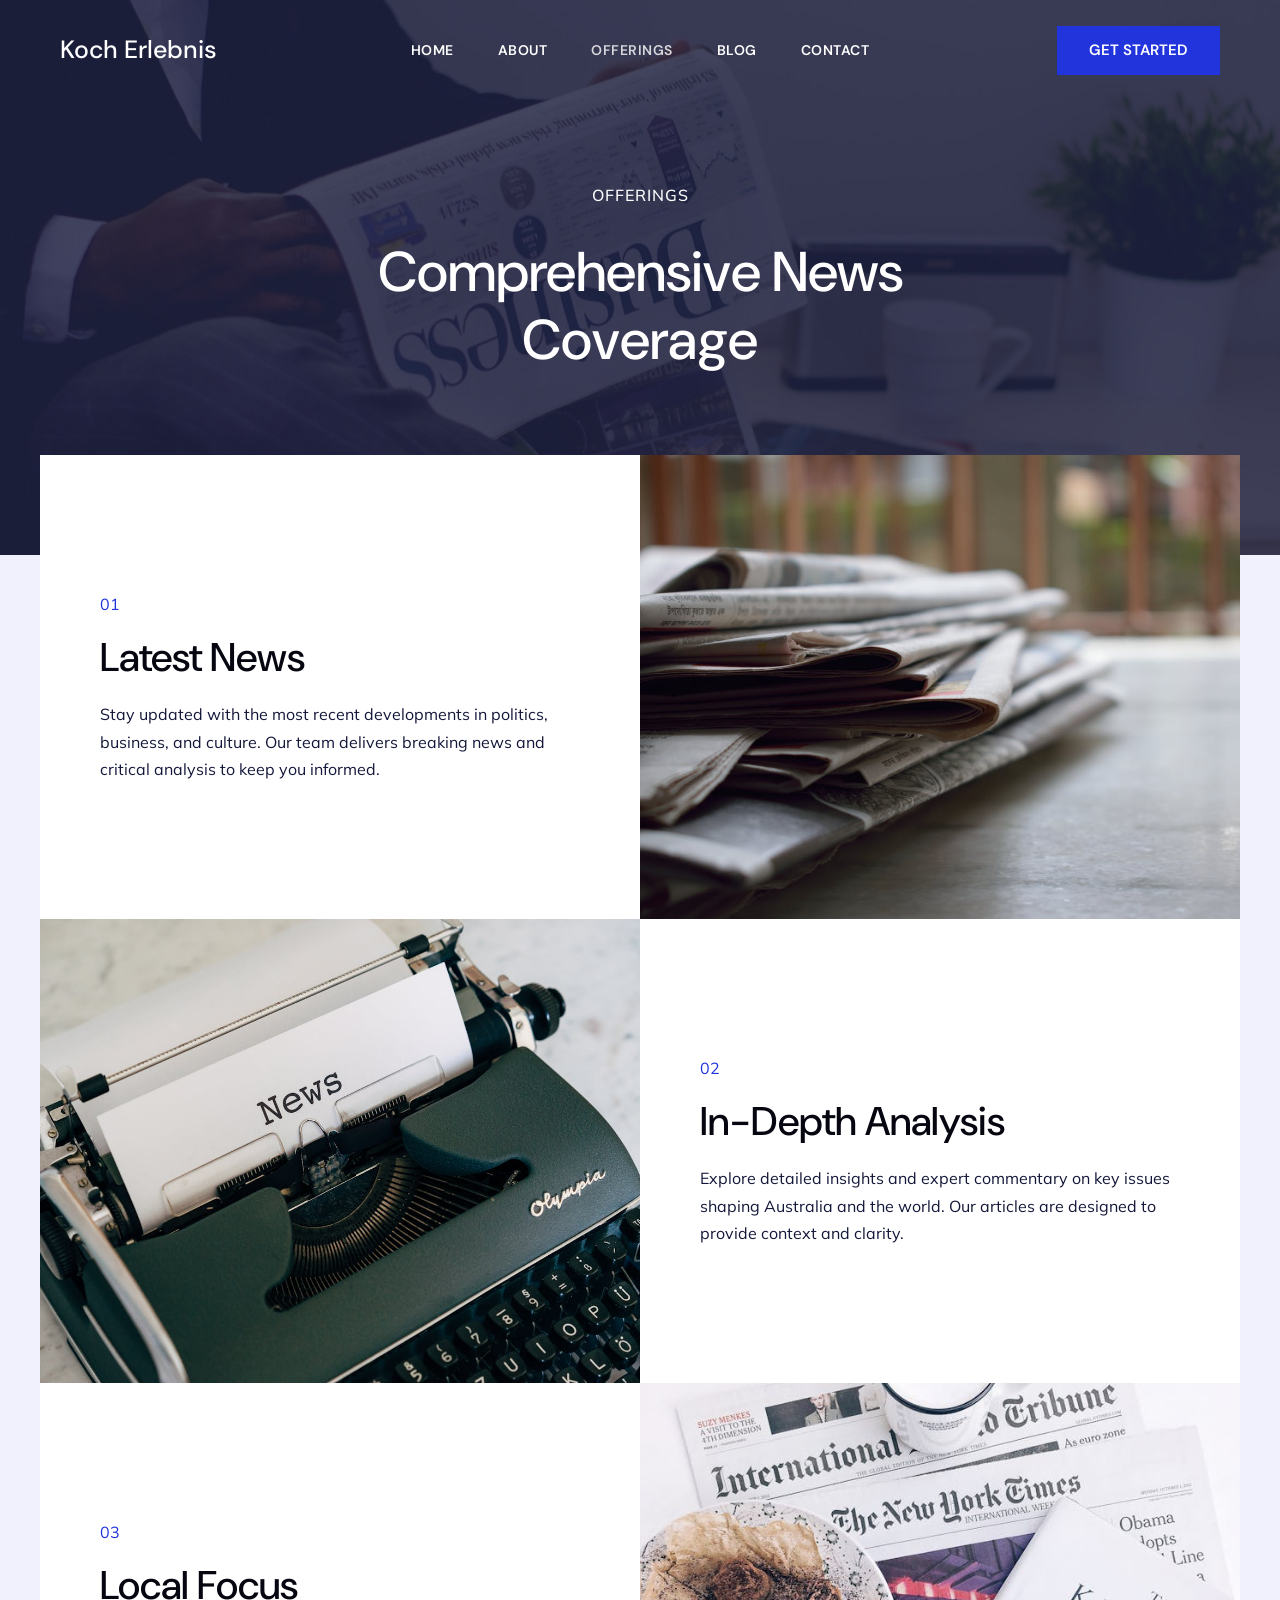
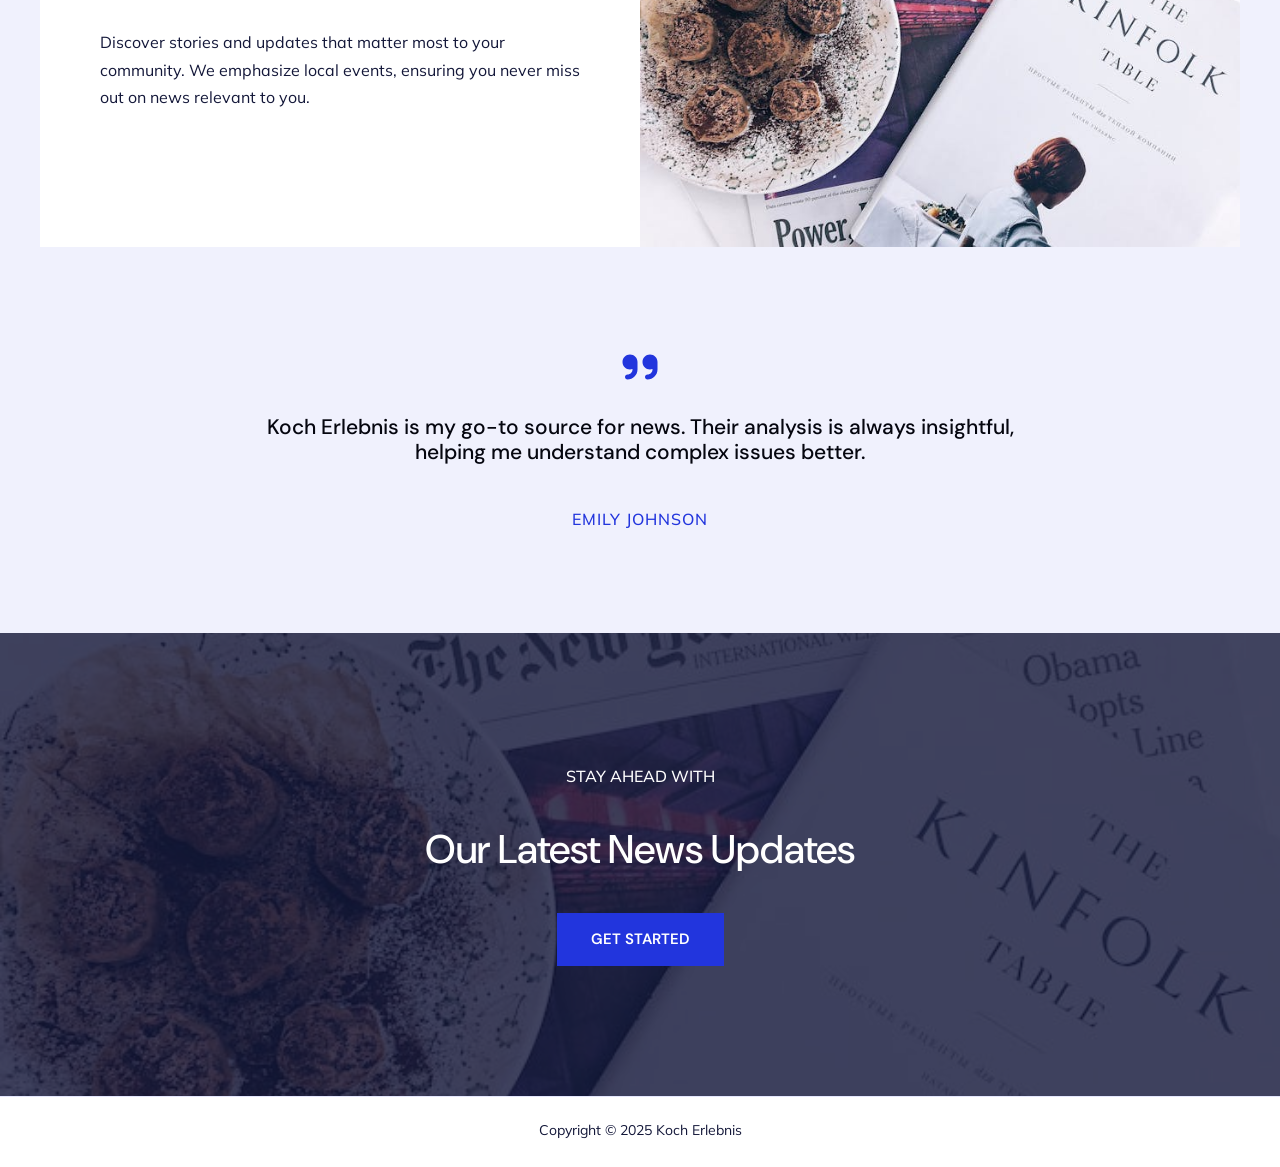
<file: offerings/index.html>
<!DOCTYPE html>
<html lang="en-US">
<head>
<meta charset="UTF-8">
<meta name="viewport" content="width=device-width, initial-scale=1">
	<link rel="profile" href="https://gmpg.org/xfn/11"> 
	<title>Offerings &#8211; Koch Erlebnis</title>
<meta name="robots" content="max-image-preview:large">
	<style>img:is([sizes="auto" i], [sizes^="auto," i]) { contain-intrinsic-size: 3000px 1500px }</style>
	<link rel="dns-prefetch" href="//fonts.googleapis.com">
<link rel="alternate" type="application/rss+xml" title="Koch Erlebnis &raquo; Feed" href="/feed/">
<link rel="alternate" type="application/rss+xml" title="Koch Erlebnis &raquo; Comments Feed" href="/comments/feed/">
<script>
window._wpemojiSettings = {"baseUrl":"https:\/\/s.w.org\/images\/core\/emoji\/15.0.3\/72x72\/","ext":".png","svgUrl":"https:\/\/s.w.org\/images\/core\/emoji\/15.0.3\/svg\/","svgExt":".svg","source":{"concatemoji":"\/wp-includes\/js\/wp-emoji-release.min.js?ver=6.7.2"}};
/*! This file is auto-generated */
!function(i,n){var o,s,e;function c(e){try{var t={supportTests:e,timestamp:(new Date).valueOf()};sessionStorage.setItem(o,JSON.stringify(t))}catch(e){}}function p(e,t,n){e.clearRect(0,0,e.canvas.width,e.canvas.height),e.fillText(t,0,0);var t=new Uint32Array(e.getImageData(0,0,e.canvas.width,e.canvas.height).data),r=(e.clearRect(0,0,e.canvas.width,e.canvas.height),e.fillText(n,0,0),new Uint32Array(e.getImageData(0,0,e.canvas.width,e.canvas.height).data));return t.every(function(e,t){return e===r[t]})}function u(e,t,n){switch(t){case"flag":return n(e,"🏳️‍⚧️","🏳️​⚧️")?!1:!n(e,"🇺🇳","🇺​🇳")&&!n(e,"🏴󠁧󠁢󠁥󠁮󠁧󠁿","🏴​󠁧​󠁢​󠁥​󠁮​󠁧​󠁿");case"emoji":return!n(e,"🐦‍⬛","🐦​⬛")}return!1}function f(e,t,n){var r="undefined"!=typeof WorkerGlobalScope&&self instanceof WorkerGlobalScope?new OffscreenCanvas(300,150):i.createElement("canvas"),a=r.getContext("2d",{willReadFrequently:!0}),o=(a.textBaseline="top",a.font="600 32px Arial",{});return e.forEach(function(e){o[e]=t(a,e,n)}),o}function t(e){var t=i.createElement("script");t.src=e,t.defer=!0,i.head.appendChild(t)}"undefined"!=typeof Promise&&(o="wpEmojiSettingsSupports",s=["flag","emoji"],n.supports={everything:!0,everythingExceptFlag:!0},e=new Promise(function(e){i.addEventListener("DOMContentLoaded",e,{once:!0})}),new Promise(function(t){var n=function(){try{var e=JSON.parse(sessionStorage.getItem(o));if("object"==typeof e&&"number"==typeof e.timestamp&&(new Date).valueOf()<e.timestamp+604800&&"object"==typeof e.supportTests)return e.supportTests}catch(e){}return null}();if(!n){if("undefined"!=typeof Worker&&"undefined"!=typeof OffscreenCanvas&&"undefined"!=typeof URL&&URL.createObjectURL&&"undefined"!=typeof Blob)try{var e="postMessage("+f.toString()+"("+[JSON.stringify(s),u.toString(),p.toString()].join(",")+"));",r=new Blob([e],{type:"text/javascript"}),a=new Worker(URL.createObjectURL(r),{name:"wpTestEmojiSupports"});return void(a.onmessage=function(e){c(n=e.data),a.terminate(),t(n)})}catch(e){}c(n=f(s,u,p))}t(n)}).then(function(e){for(var t in e)n.supports[t]=e[t],n.supports.everything=n.supports.everything&&n.supports[t],"flag"!==t&&(n.supports.everythingExceptFlag=n.supports.everythingExceptFlag&&n.supports[t]);n.supports.everythingExceptFlag=n.supports.everythingExceptFlag&&!n.supports.flag,n.DOMReady=!1,n.readyCallback=function(){n.DOMReady=!0}}).then(function(){return e}).then(function(){var e;n.supports.everything||(n.readyCallback(),(e=n.source||{}).concatemoji?t(e.concatemoji):e.wpemoji&&e.twemoji&&(t(e.twemoji),t(e.wpemoji)))}))}((window,document),window._wpemojiSettings);
</script>
<link rel="stylesheet" id="astra-theme-css-css" href="/wp-content/themes/astra/assets/css/minified/main.min.css?ver=4.9.2" media="all">
<style id="astra-theme-css-inline-css">:root{--ast-post-nav-space:0;--ast-container-default-xlg-padding:3em;--ast-container-default-lg-padding:3em;--ast-container-default-slg-padding:2em;--ast-container-default-md-padding:3em;--ast-container-default-sm-padding:3em;--ast-container-default-xs-padding:2.4em;--ast-container-default-xxs-padding:1.8em;--ast-code-block-background:#ECEFF3;--ast-comment-inputs-background:#F9FAFB;--ast-normal-container-width:1200px;--ast-narrow-container-width:750px;--ast-blog-title-font-weight:normal;--ast-blog-meta-weight:inherit;--ast-global-color-primary:var(--ast-global-color-5);--ast-global-color-secondary:var(--ast-global-color-4);--ast-global-color-alternate-background:var(--ast-global-color-7);--ast-global-color-subtle-background:var(--ast-global-color-6);--ast-bg-style-guide:#F8FAFC;--ast-shadow-style-guide:0px 0px 4px 0 #00000057;--ast-global-dark-bg-style:#fff;--ast-global-dark-lfs:#fbfbfb;--ast-widget-bg-color:#fafafa;--ast-wc-container-head-bg-color:#fbfbfb;--ast-title-layout-bg:#eeeeee;--ast-search-border-color:#e7e7e7;--ast-lifter-hover-bg:#e6e6e6;--ast-gallery-block-color:#000;--srfm-color-input-label:var(--ast-global-color-2);}html{font-size:100%;}a{color:var(--ast-global-color-2);}a:hover,a:focus{color:var(--ast-global-color-1);}body,button,input,select,textarea,.ast-button,.ast-custom-button{font-family:'Mulish',sans-serif;font-weight:400;font-size:16px;font-size:1rem;line-height:var(--ast-body-line-height,1.7em);}blockquote{color:var(--ast-global-color-3);}h1,.entry-content h1,h2,.entry-content h2,h3,.entry-content h3,h4,.entry-content h4,h5,.entry-content h5,h6,.entry-content h6,.site-title,.site-title a{font-family:'DM Sans',sans-serif;font-weight:500;}.ast-site-identity .site-title a{color:var(--ast-global-color-2);}.site-title{font-size:25px;font-size:1.5625rem;display:block;}.site-header .site-description{font-size:15px;font-size:0.9375rem;display:none;}.entry-title{font-size:24px;font-size:1.5rem;}.archive .ast-article-post .ast-article-inner,.blog .ast-article-post .ast-article-inner,.archive .ast-article-post .ast-article-inner:hover,.blog .ast-article-post .ast-article-inner:hover{overflow:hidden;}h1,.entry-content h1{font-size:56px;font-size:3.5rem;font-weight:500;font-family:'DM Sans',sans-serif;line-height:1.2em;}h2,.entry-content h2{font-size:40px;font-size:2.5rem;font-weight:500;font-family:'DM Sans',sans-serif;line-height:1.2em;}h3,.entry-content h3{font-size:24px;font-size:1.5rem;font-weight:500;font-family:'DM Sans',sans-serif;line-height:1.27em;}h4,.entry-content h4{font-size:21px;font-size:1.3125rem;line-height:1.4em;font-weight:500;font-family:'DM Sans',sans-serif;}h5,.entry-content h5{font-size:20px;font-size:1.25rem;line-height:1.5em;font-weight:500;font-family:'DM Sans',sans-serif;}h6,.entry-content h6{font-size:16px;font-size:1rem;line-height:1.4em;font-weight:500;font-family:'DM Sans',sans-serif;text-transform:uppercase;letter-spacing:0.5px;}::selection{background-color:var(--ast-global-color-0);color:#ffffff;}body,h1,.entry-title a,.entry-content h1,h2,.entry-content h2,h3,.entry-content h3,h4,.entry-content h4,h5,.entry-content h5,h6,.entry-content h6{color:var(--ast-global-color-3);}.tagcloud a:hover,.tagcloud a:focus,.tagcloud a.current-item{color:#ffffff;border-color:var(--ast-global-color-2);background-color:var(--ast-global-color-2);}input:focus,input[type="text"]:focus,input[type="email"]:focus,input[type="url"]:focus,input[type="password"]:focus,input[type="reset"]:focus,input[type="search"]:focus,textarea:focus{border-color:var(--ast-global-color-2);}input[type="radio"]:checked,input[type=reset],input[type="checkbox"]:checked,input[type="checkbox"]:hover:checked,input[type="checkbox"]:focus:checked,input[type=range]::-webkit-slider-thumb{border-color:var(--ast-global-color-2);background-color:var(--ast-global-color-2);box-shadow:none;}.site-footer a:hover + .post-count,.site-footer a:focus + .post-count{background:var(--ast-global-color-2);border-color:var(--ast-global-color-2);}.single .nav-links .nav-previous,.single .nav-links .nav-next{color:var(--ast-global-color-2);}.entry-meta,.entry-meta *{line-height:1.45;color:var(--ast-global-color-2);}.entry-meta a:not(.ast-button):hover,.entry-meta a:not(.ast-button):hover *,.entry-meta a:not(.ast-button):focus,.entry-meta a:not(.ast-button):focus *,.page-links > .page-link,.page-links .page-link:hover,.post-navigation a:hover{color:var(--ast-global-color-1);}#cat option,.secondary .calendar_wrap thead a,.secondary .calendar_wrap thead a:visited{color:var(--ast-global-color-2);}.secondary .calendar_wrap #today,.ast-progress-val span{background:var(--ast-global-color-2);}.secondary a:hover + .post-count,.secondary a:focus + .post-count{background:var(--ast-global-color-2);border-color:var(--ast-global-color-2);}.calendar_wrap #today > a{color:#ffffff;}.page-links .page-link,.single .post-navigation a{color:var(--ast-global-color-2);}.ast-search-menu-icon .search-form button.search-submit{padding:0 4px;}.ast-search-menu-icon form.search-form{padding-right:0;}.ast-search-menu-icon.slide-search input.search-field{width:0;}.ast-header-search .ast-search-menu-icon.ast-dropdown-active .search-form,.ast-header-search .ast-search-menu-icon.ast-dropdown-active .search-field:focus{transition:all 0.2s;}.search-form input.search-field:focus{outline:none;}.ast-archive-title{color:var(--ast-global-color-2);}.widget-title,.widget .wp-block-heading{font-size:22px;font-size:1.375rem;color:var(--ast-global-color-2);}.ast-single-post .entry-content a,.ast-comment-content a:not(.ast-comment-edit-reply-wrap a){text-decoration:underline;}.ast-single-post .wp-block-button .wp-block-button__link,.ast-single-post .elementor-widget-button .elementor-button,.ast-single-post .entry-content .uagb-tab a,.ast-single-post .entry-content .uagb-ifb-cta a,.ast-single-post .entry-content .wp-block-uagb-buttons a,.ast-single-post .entry-content .uabb-module-content a,.ast-single-post .entry-content .uagb-post-grid a,.ast-single-post .entry-content .uagb-timeline a,.ast-single-post .entry-content .uagb-toc__wrap a,.ast-single-post .entry-content .uagb-taxomony-box a,.ast-single-post .entry-content .woocommerce a,.entry-content .wp-block-latest-posts > li > a,.ast-single-post .entry-content .wp-block-file__button,li.ast-post-filter-single,.ast-single-post .wp-block-buttons .wp-block-button.is-style-outline .wp-block-button__link,.ast-single-post .ast-comment-content .comment-reply-link,.ast-single-post .ast-comment-content .comment-edit-link{text-decoration:none;}.ast-search-menu-icon.slide-search a:focus-visible:focus-visible,.astra-search-icon:focus-visible,#close:focus-visible,a:focus-visible,.ast-menu-toggle:focus-visible,.site .skip-link:focus-visible,.wp-block-loginout input:focus-visible,.wp-block-search.wp-block-search__button-inside .wp-block-search__inside-wrapper,.ast-header-navigation-arrow:focus-visible,.woocommerce .wc-proceed-to-checkout > .checkout-button:focus-visible,.woocommerce .woocommerce-MyAccount-navigation ul li a:focus-visible,.ast-orders-table__row .ast-orders-table__cell:focus-visible,.woocommerce .woocommerce-order-details .order-again > .button:focus-visible,.woocommerce .woocommerce-message a.button.wc-forward:focus-visible,.woocommerce #minus_qty:focus-visible,.woocommerce #plus_qty:focus-visible,a#ast-apply-coupon:focus-visible,.woocommerce .woocommerce-info a:focus-visible,.woocommerce .astra-shop-summary-wrap a:focus-visible,.woocommerce a.wc-forward:focus-visible,#ast-apply-coupon:focus-visible,.woocommerce-js .woocommerce-mini-cart-item a.remove:focus-visible,#close:focus-visible,.button.search-submit:focus-visible,#search_submit:focus,.normal-search:focus-visible,.ast-header-account-wrap:focus-visible,.woocommerce .ast-on-card-button.ast-quick-view-trigger:focus{outline-style:dotted;outline-color:inherit;outline-width:thin;}input:focus,input[type="text"]:focus,input[type="email"]:focus,input[type="url"]:focus,input[type="password"]:focus,input[type="reset"]:focus,input[type="search"]:focus,input[type="number"]:focus,textarea:focus,.wp-block-search__input:focus,[data-section="section-header-mobile-trigger"] .ast-button-wrap .ast-mobile-menu-trigger-minimal:focus,.ast-mobile-popup-drawer.active .menu-toggle-close:focus,.woocommerce-ordering select.orderby:focus,#ast-scroll-top:focus,#coupon_code:focus,.woocommerce-page #comment:focus,.woocommerce #reviews #respond input#submit:focus,.woocommerce a.add_to_cart_button:focus,.woocommerce .button.single_add_to_cart_button:focus,.woocommerce .woocommerce-cart-form button:focus,.woocommerce .woocommerce-cart-form__cart-item .quantity .qty:focus,.woocommerce .woocommerce-billing-fields .woocommerce-billing-fields__field-wrapper .woocommerce-input-wrapper > .input-text:focus,.woocommerce #order_comments:focus,.woocommerce #place_order:focus,.woocommerce .woocommerce-address-fields .woocommerce-address-fields__field-wrapper .woocommerce-input-wrapper > .input-text:focus,.woocommerce .woocommerce-MyAccount-content form button:focus,.woocommerce .woocommerce-MyAccount-content .woocommerce-EditAccountForm .woocommerce-form-row .woocommerce-Input.input-text:focus,.woocommerce .ast-woocommerce-container .woocommerce-pagination ul.page-numbers li a:focus,body #content .woocommerce form .form-row .select2-container--default .select2-selection--single:focus,#ast-coupon-code:focus,.woocommerce.woocommerce-js .quantity input[type=number]:focus,.woocommerce-js .woocommerce-mini-cart-item .quantity input[type=number]:focus,.woocommerce p#ast-coupon-trigger:focus{border-style:dotted;border-color:inherit;border-width:thin;}input{outline:none;}body .ast-oembed-container *{position:absolute;top:0;width:100%;height:100%;left:0;}body .wp-block-embed-pocket-casts .ast-oembed-container *{position:unset;}.ast-single-post-featured-section + article {margin-top: 2em;}.site-content .ast-single-post-featured-section img {width: 100%;overflow: hidden;object-fit: cover;}.site > .ast-single-related-posts-container {margin-top: 0;}@media (min-width: 922px) {.ast-desktop .ast-container--narrow {max-width: var(--ast-narrow-container-width);margin: 0 auto;}}@media (max-width:921.9px){#ast-desktop-header{display:none;}}@media (min-width:922px){#ast-mobile-header{display:none;}}.wp-block-buttons.aligncenter{justify-content:center;}@media (max-width:921px){.ast-theme-transparent-header #primary,.ast-theme-transparent-header #secondary{padding:0;}}@media (max-width:921px){.ast-plain-container.ast-no-sidebar #primary{padding:0;}}.ast-plain-container.ast-no-sidebar #primary{margin-top:0;margin-bottom:0;}@media (max-width:921px){.ast-separate-container.ast-single-post.ast-right-sidebar #primary,.ast-separate-container.ast-single-post.ast-left-sidebar #primary,.ast-separate-container.ast-single-post #primary,.ast-plain-container #primary,.ast-narrow-container #primary{margin-top:40px;margin-bottom:20px;}.ast-separate-container.ast-single-post.ast-right-sidebar #primary,.ast-separate-container.ast-single-post.ast-left-sidebar #primary,.ast-separate-container.ast-single-post #primary,.ast-plain-container.ast-single-post #primary,.ast-narrow-container.ast-single-post #primary{margin-top:40px;margin-bottom:20px;}}@media (max-width:544px){.ast-separate-container.ast-single-post.ast-right-sidebar #primary,.ast-separate-container.ast-single-post.ast-left-sidebar #primary,.ast-separate-container.ast-single-post #primary,.ast-plain-container.ast-single-post #primary,.ast-narrow-container.ast-single-post #primary{margin-top:30px;margin-bottom:20px;}}@media (max-width:921px){.ast-separate-container #primary,.ast-narrow-container #primary{padding-top:0px;}}@media (max-width:544px){.ast-separate-container #primary,.ast-narrow-container #primary{padding-top:0px;}}@media (max-width:921px){.ast-separate-container #primary,.ast-narrow-container #primary{padding-bottom:0px;}}@media (max-width:544px){.ast-separate-container #primary,.ast-narrow-container #primary{padding-bottom:0px;}}.wp-block-button.is-style-outline .wp-block-button__link{border-color:var(--ast-global-color-0);border-top-width:2px;border-right-width:2px;border-bottom-width:2px;border-left-width:2px;}div.wp-block-button.is-style-outline > .wp-block-button__link:not(.has-text-color),div.wp-block-button.wp-block-button__link.is-style-outline:not(.has-text-color){color:var(--ast-global-color-0);}.wp-block-button.is-style-outline .wp-block-button__link:hover,.wp-block-buttons .wp-block-button.is-style-outline .wp-block-button__link:focus,.wp-block-buttons .wp-block-button.is-style-outline > .wp-block-button__link:not(.has-text-color):hover,.wp-block-buttons .wp-block-button.wp-block-button__link.is-style-outline:not(.has-text-color):hover{color:#ffffff;background-color:var(--ast-global-color-1);border-color:var(--ast-global-color-1);}.post-page-numbers.current .page-link,.ast-pagination .page-numbers.current{color:#ffffff;border-color:var(--ast-global-color-0);background-color:var(--ast-global-color-0);}.wp-block-button.is-style-outline .wp-block-button__link{border-top-width:2px;border-right-width:2px;border-bottom-width:2px;border-left-width:2px;}.wp-block-buttons .wp-block-button.is-style-outline .wp-block-button__link.wp-element-button,.ast-outline-button,.wp-block-uagb-buttons-child .uagb-buttons-repeater.ast-outline-button{border-color:var(--ast-global-color-0);border-top-width:2px;border-right-width:2px;border-bottom-width:2px;border-left-width:2px;font-family:'DM Sans',sans-serif;font-weight:600;font-size:15px;font-size:0.9375rem;line-height:1em;text-transform:uppercase;padding-top:17px;padding-right:32px;padding-bottom:17px;padding-left:32px;border-top-left-radius:0px;border-top-right-radius:0px;border-bottom-right-radius:0px;border-bottom-left-radius:0px;}.wp-block-buttons .wp-block-button.is-style-outline > .wp-block-button__link:not(.has-text-color),.wp-block-buttons .wp-block-button.wp-block-button__link.is-style-outline:not(.has-text-color),.ast-outline-button{color:var(--ast-global-color-0);}.wp-block-button.is-style-outline .wp-block-button__link:hover,.wp-block-buttons .wp-block-button.is-style-outline .wp-block-button__link:focus,.wp-block-buttons .wp-block-button.is-style-outline > .wp-block-button__link:not(.has-text-color):hover,.wp-block-buttons .wp-block-button.wp-block-button__link.is-style-outline:not(.has-text-color):hover,.ast-outline-button:hover,.ast-outline-button:focus,.wp-block-uagb-buttons-child .uagb-buttons-repeater.ast-outline-button:hover,.wp-block-uagb-buttons-child .uagb-buttons-repeater.ast-outline-button:focus{color:#ffffff;background-color:var(--ast-global-color-1);border-color:var(--ast-global-color-1);}.wp-block-button .wp-block-button__link.wp-element-button.is-style-outline:not(.has-background),.wp-block-button.is-style-outline>.wp-block-button__link.wp-element-button:not(.has-background),.ast-outline-button{background-color:transparent;}@media (max-width:921px){.wp-block-buttons .wp-block-button.is-style-outline .wp-block-button__link.wp-element-button,.ast-outline-button,.wp-block-uagb-buttons-child .uagb-buttons-repeater.ast-outline-button{font-size:14px;font-size:0.875rem;padding-top:15px;padding-right:30px;padding-bottom:15px;padding-left:30px;border-top-left-radius:0px;border-top-right-radius:0px;border-bottom-right-radius:0px;border-bottom-left-radius:0px;}}@media (max-width:544px){.wp-block-buttons .wp-block-button.is-style-outline .wp-block-button__link.wp-element-button,.ast-outline-button,.wp-block-uagb-buttons-child .uagb-buttons-repeater.ast-outline-button{font-size:14px;font-size:0.875rem;padding-top:15px;padding-right:30px;padding-bottom:15px;padding-left:30px;border-top-left-radius:0px;border-top-right-radius:0px;border-bottom-right-radius:0px;border-bottom-left-radius:0px;}}.entry-content[data-ast-blocks-layout] > figure{margin-bottom:1em;}h1.widget-title{font-weight:500;}h2.widget-title{font-weight:500;}h3.widget-title{font-weight:500;}.elementor-widget-container .elementor-loop-container .e-loop-item[data-elementor-type="loop-item"]{width:100%;}#page{display:flex;flex-direction:column;min-height:100vh;}.ast-404-layout-1 h1.page-title{color:var(--ast-global-color-2);}.single .post-navigation a{line-height:1em;height:inherit;}.error-404 .page-sub-title{font-size:1.5rem;font-weight:inherit;}.search .site-content .content-area .search-form{margin-bottom:0;}#page .site-content{flex-grow:1;}.widget{margin-bottom:1.25em;}#secondary li{line-height:1.5em;}#secondary .wp-block-group h2{margin-bottom:0.7em;}#secondary h2{font-size:1.7rem;}.ast-separate-container .ast-article-post,.ast-separate-container .ast-article-single,.ast-separate-container .comment-respond{padding:3em;}.ast-separate-container .ast-article-single .ast-article-single{padding:0;}.ast-article-single .wp-block-post-template-is-layout-grid{padding-left:0;}.ast-separate-container .comments-title,.ast-narrow-container .comments-title{padding:1.5em 2em;}.ast-page-builder-template .comment-form-textarea,.ast-comment-formwrap .ast-grid-common-col{padding:0;}.ast-comment-formwrap{padding:0;display:inline-flex;column-gap:20px;width:100%;margin-left:0;margin-right:0;}.comments-area textarea#comment:focus,.comments-area textarea#comment:active,.comments-area .ast-comment-formwrap input[type="text"]:focus,.comments-area .ast-comment-formwrap input[type="text"]:active {box-shadow:none;outline:none;}.archive.ast-page-builder-template .entry-header{margin-top:2em;}.ast-page-builder-template .ast-comment-formwrap{width:100%;}.entry-title{margin-bottom:0.5em;}.ast-archive-description p{font-size:inherit;font-weight:inherit;line-height:inherit;}.ast-separate-container .ast-comment-list li.depth-1,.hentry{margin-bottom:2em;}@media (min-width:921px){.ast-left-sidebar.ast-page-builder-template #secondary,.archive.ast-right-sidebar.ast-page-builder-template .site-main{padding-left:20px;padding-right:20px;}}@media (max-width:544px){.ast-comment-formwrap.ast-row{column-gap:10px;display:inline-block;}#ast-commentform .ast-grid-common-col{position:relative;width:100%;}}@media (min-width:1201px){.ast-separate-container .ast-article-post,.ast-separate-container .ast-article-single,.ast-separate-container .ast-author-box,.ast-separate-container .ast-404-layout-1,.ast-separate-container .no-results{padding:3em;}}@media (max-width:921px){.ast-separate-container #primary,.ast-separate-container #secondary{padding:1.5em 0;}#primary,#secondary{padding:1.5em 0;margin:0;}.ast-left-sidebar #content > .ast-container{display:flex;flex-direction:column-reverse;width:100%;}}@media (min-width:922px){.ast-separate-container.ast-right-sidebar #primary,.ast-separate-container.ast-left-sidebar #primary{border:0;}.search-no-results.ast-separate-container #primary{margin-bottom:4em;}}.wp-block-button .wp-block-button__link{color:#ffffff;}.wp-block-button .wp-block-button__link:hover,.wp-block-button .wp-block-button__link:focus{color:#ffffff;background-color:var(--ast-global-color-1);border-color:var(--ast-global-color-1);}.elementor-widget-heading h1.elementor-heading-title{line-height:1.2em;}.elementor-widget-heading h2.elementor-heading-title{line-height:1.2em;}.elementor-widget-heading h3.elementor-heading-title{line-height:1.27em;}.elementor-widget-heading h4.elementor-heading-title{line-height:1.4em;}.elementor-widget-heading h5.elementor-heading-title{line-height:1.5em;}.elementor-widget-heading h6.elementor-heading-title{line-height:1.4em;}.wp-block-button .wp-block-button__link,.wp-block-search .wp-block-search__button,body .wp-block-file .wp-block-file__button{border-style:solid;border-top-width:2px;border-right-width:2px;border-left-width:2px;border-bottom-width:2px;border-color:var(--ast-global-color-0);background-color:var(--ast-global-color-0);color:#ffffff;font-family:'DM Sans',sans-serif;font-weight:600;line-height:1em;text-transform:uppercase;font-size:15px;font-size:0.9375rem;border-top-left-radius:0px;border-top-right-radius:0px;border-bottom-right-radius:0px;border-bottom-left-radius:0px;padding-top:17px;padding-right:32px;padding-bottom:17px;padding-left:32px;}@media (max-width:921px){.wp-block-button .wp-block-button__link,.wp-block-search .wp-block-search__button,body .wp-block-file .wp-block-file__button{font-size:14px;font-size:0.875rem;padding-top:15px;padding-right:30px;padding-bottom:15px;padding-left:30px;border-top-left-radius:0px;border-top-right-radius:0px;border-bottom-right-radius:0px;border-bottom-left-radius:0px;}}@media (max-width:544px){.wp-block-button .wp-block-button__link,.wp-block-search .wp-block-search__button,body .wp-block-file .wp-block-file__button{font-size:14px;font-size:0.875rem;padding-top:15px;padding-right:30px;padding-bottom:15px;padding-left:30px;border-top-left-radius:0px;border-top-right-radius:0px;border-bottom-right-radius:0px;border-bottom-left-radius:0px;}}.menu-toggle,button,.ast-button,.ast-custom-button,.button,input#submit,input[type="button"],input[type="submit"],input[type="reset"],form[CLASS*="wp-block-search__"].wp-block-search .wp-block-search__inside-wrapper .wp-block-search__button,body .wp-block-file .wp-block-file__button,.search .search-submit,.woocommerce-js a.button,.woocommerce button.button,.woocommerce .woocommerce-message a.button,.woocommerce #respond input#submit.alt,.woocommerce input.button.alt,.woocommerce input.button,.woocommerce input.button:disabled,.woocommerce input.button:disabled[disabled],.woocommerce input.button:disabled:hover,.woocommerce input.button:disabled[disabled]:hover,.woocommerce #respond input#submit,.woocommerce button.button.alt.disabled,.wc-block-grid__products .wc-block-grid__product .wp-block-button__link,.wc-block-grid__product-onsale,[CLASS*="wc-block"] button,.woocommerce-js .astra-cart-drawer .astra-cart-drawer-content .woocommerce-mini-cart__buttons .button:not(.checkout):not(.ast-continue-shopping),.woocommerce-js .astra-cart-drawer .astra-cart-drawer-content .woocommerce-mini-cart__buttons a.checkout,.woocommerce button.button.alt.disabled.wc-variation-selection-needed,[CLASS*="wc-block"] .wc-block-components-button{border-style:solid;border-top-width:2px;border-right-width:2px;border-left-width:2px;border-bottom-width:2px;color:#ffffff;border-color:var(--ast-global-color-0);background-color:var(--ast-global-color-0);padding-top:17px;padding-right:32px;padding-bottom:17px;padding-left:32px;font-family:'DM Sans',sans-serif;font-weight:600;font-size:15px;font-size:0.9375rem;line-height:1em;text-transform:uppercase;border-top-left-radius:0px;border-top-right-radius:0px;border-bottom-right-radius:0px;border-bottom-left-radius:0px;}button:focus,.menu-toggle:hover,button:hover,.ast-button:hover,.ast-custom-button:hover .button:hover,.ast-custom-button:hover ,input[type=reset]:hover,input[type=reset]:focus,input#submit:hover,input#submit:focus,input[type="button"]:hover,input[type="button"]:focus,input[type="submit"]:hover,input[type="submit"]:focus,form[CLASS*="wp-block-search__"].wp-block-search .wp-block-search__inside-wrapper .wp-block-search__button:hover,form[CLASS*="wp-block-search__"].wp-block-search .wp-block-search__inside-wrapper .wp-block-search__button:focus,body .wp-block-file .wp-block-file__button:hover,body .wp-block-file .wp-block-file__button:focus,.woocommerce-js a.button:hover,.woocommerce button.button:hover,.woocommerce .woocommerce-message a.button:hover,.woocommerce #respond input#submit:hover,.woocommerce #respond input#submit.alt:hover,.woocommerce input.button.alt:hover,.woocommerce input.button:hover,.woocommerce button.button.alt.disabled:hover,.wc-block-grid__products .wc-block-grid__product .wp-block-button__link:hover,[CLASS*="wc-block"] button:hover,.woocommerce-js .astra-cart-drawer .astra-cart-drawer-content .woocommerce-mini-cart__buttons .button:not(.checkout):not(.ast-continue-shopping):hover,.woocommerce-js .astra-cart-drawer .astra-cart-drawer-content .woocommerce-mini-cart__buttons a.checkout:hover,.woocommerce button.button.alt.disabled.wc-variation-selection-needed:hover,[CLASS*="wc-block"] .wc-block-components-button:hover,[CLASS*="wc-block"] .wc-block-components-button:focus{color:#ffffff;background-color:var(--ast-global-color-1);border-color:var(--ast-global-color-1);}form[CLASS*="wp-block-search__"].wp-block-search .wp-block-search__inside-wrapper .wp-block-search__button.has-icon{padding-top:calc(17px - 3px);padding-right:calc(32px - 3px);padding-bottom:calc(17px - 3px);padding-left:calc(32px - 3px);}@media (max-width:921px){.menu-toggle,button,.ast-button,.ast-custom-button,.button,input#submit,input[type="button"],input[type="submit"],input[type="reset"],form[CLASS*="wp-block-search__"].wp-block-search .wp-block-search__inside-wrapper .wp-block-search__button,body .wp-block-file .wp-block-file__button,.search .search-submit,.woocommerce-js a.button,.woocommerce button.button,.woocommerce .woocommerce-message a.button,.woocommerce #respond input#submit.alt,.woocommerce input.button.alt,.woocommerce input.button,.woocommerce input.button:disabled,.woocommerce input.button:disabled[disabled],.woocommerce input.button:disabled:hover,.woocommerce input.button:disabled[disabled]:hover,.woocommerce #respond input#submit,.woocommerce button.button.alt.disabled,.wc-block-grid__products .wc-block-grid__product .wp-block-button__link,.wc-block-grid__product-onsale,[CLASS*="wc-block"] button,.woocommerce-js .astra-cart-drawer .astra-cart-drawer-content .woocommerce-mini-cart__buttons .button:not(.checkout):not(.ast-continue-shopping),.woocommerce-js .astra-cart-drawer .astra-cart-drawer-content .woocommerce-mini-cart__buttons a.checkout,.woocommerce button.button.alt.disabled.wc-variation-selection-needed,[CLASS*="wc-block"] .wc-block-components-button{padding-top:15px;padding-right:30px;padding-bottom:15px;padding-left:30px;font-size:14px;font-size:0.875rem;border-top-left-radius:0px;border-top-right-radius:0px;border-bottom-right-radius:0px;border-bottom-left-radius:0px;}}@media (max-width:544px){.menu-toggle,button,.ast-button,.ast-custom-button,.button,input#submit,input[type="button"],input[type="submit"],input[type="reset"],form[CLASS*="wp-block-search__"].wp-block-search .wp-block-search__inside-wrapper .wp-block-search__button,body .wp-block-file .wp-block-file__button,.search .search-submit,.woocommerce-js a.button,.woocommerce button.button,.woocommerce .woocommerce-message a.button,.woocommerce #respond input#submit.alt,.woocommerce input.button.alt,.woocommerce input.button,.woocommerce input.button:disabled,.woocommerce input.button:disabled[disabled],.woocommerce input.button:disabled:hover,.woocommerce input.button:disabled[disabled]:hover,.woocommerce #respond input#submit,.woocommerce button.button.alt.disabled,.wc-block-grid__products .wc-block-grid__product .wp-block-button__link,.wc-block-grid__product-onsale,[CLASS*="wc-block"] button,.woocommerce-js .astra-cart-drawer .astra-cart-drawer-content .woocommerce-mini-cart__buttons .button:not(.checkout):not(.ast-continue-shopping),.woocommerce-js .astra-cart-drawer .astra-cart-drawer-content .woocommerce-mini-cart__buttons a.checkout,.woocommerce button.button.alt.disabled.wc-variation-selection-needed,[CLASS*="wc-block"] .wc-block-components-button{padding-top:15px;padding-right:30px;padding-bottom:15px;padding-left:30px;font-size:14px;font-size:0.875rem;border-top-left-radius:0px;border-top-right-radius:0px;border-bottom-right-radius:0px;border-bottom-left-radius:0px;}}@media (max-width:921px){.menu-toggle,button,.ast-button,.button,input#submit,input[type="button"],input[type="submit"],input[type="reset"]{font-size:14px;font-size:0.875rem;}.ast-mobile-header-stack .main-header-bar .ast-search-menu-icon{display:inline-block;}.ast-header-break-point.ast-header-custom-item-outside .ast-mobile-header-stack .main-header-bar .ast-search-icon{margin:0;}.ast-comment-avatar-wrap img{max-width:2.5em;}.ast-comment-meta{padding:0 1.8888em 1.3333em;}.ast-separate-container .ast-comment-list li.depth-1{padding:1.5em 2.14em;}.ast-separate-container .comment-respond{padding:2em 2.14em;}}@media (min-width:544px){.ast-container{max-width:100%;}}@media (max-width:544px){.ast-separate-container .ast-article-post,.ast-separate-container .ast-article-single,.ast-separate-container .comments-title,.ast-separate-container .ast-archive-description{padding:1.5em 1em;}.ast-separate-container #content .ast-container{padding-left:0.54em;padding-right:0.54em;}.ast-separate-container .ast-comment-list .bypostauthor{padding:.5em;}.ast-search-menu-icon.ast-dropdown-active .search-field{width:170px;}.menu-toggle,button,.ast-button,.button,input#submit,input[type="button"],input[type="submit"],input[type="reset"]{font-size:14px;font-size:0.875rem;}} #ast-mobile-header .ast-site-header-cart-li a{pointer-events:none;}.ast-separate-container{background-color:var(--ast-global-color-5);background-image:none;}@media (max-width:921px){.widget-title{font-size:20px;font-size:1.4285714285714rem;}body,button,input,select,textarea,.ast-button,.ast-custom-button{font-size:14px;font-size:0.875rem;}#secondary,#secondary button,#secondary input,#secondary select,#secondary textarea{font-size:14px;font-size:0.875rem;}.site-title{font-size:23px;font-size:1.4375rem;display:block;}.site-header .site-description{display:none;}.entry-title{font-size:22px;font-size:1.375rem;}h1,.entry-content h1{font-size:48px;}h2,.entry-content h2{font-size:36px;}h3,.entry-content h3{font-size:24px;}h4,.entry-content h4{font-size:21px;font-size:1.3125rem;}h5,.entry-content h5{font-size:18px;font-size:1.125rem;}h6,.entry-content h6{font-size:14px;font-size:0.875rem;}body,.ast-separate-container{background-color:var(--ast-global-color-5);background-image:none;}}@media (max-width:544px){.widget-title{font-size:20px;font-size:1.4285714285714rem;}body,button,input,select,textarea,.ast-button,.ast-custom-button{font-size:14px;font-size:0.875rem;}#secondary,#secondary button,#secondary input,#secondary select,#secondary textarea{font-size:14px;font-size:0.875rem;}.site-title{font-size:20px;font-size:1.25rem;display:block;}.site-header .site-description{display:none;}.entry-title{font-size:20px;font-size:1.25rem;}h1,.entry-content h1{font-size:38px;}h2,.entry-content h2{font-size:32px;}h3,.entry-content h3{font-size:24px;}h4,.entry-content h4{font-size:21px;font-size:1.3125rem;}h5,.entry-content h5{font-size:18px;font-size:1.125rem;}h6,.entry-content h6{font-size:14px;font-size:0.875rem;}body,.ast-separate-container{background-color:var(--ast-global-color-5);background-image:none;}}@media (max-width:544px){html{font-size:100%;}}@media (min-width:922px){.ast-container{max-width:1240px;}}@media (min-width:922px){.site-content .ast-container{display:flex;}}@media (max-width:921px){.site-content .ast-container{flex-direction:column;}}@media (min-width:922px){.main-header-menu .sub-menu .menu-item.ast-left-align-sub-menu:hover > .sub-menu,.main-header-menu .sub-menu .menu-item.ast-left-align-sub-menu.focus > .sub-menu{margin-left:-0px;}}.ast-theme-transparent-header [CLASS*="ast-header-html-"] .ast-builder-html-element a{color:#ffffff;}.ast-theme-transparent-header [CLASS*="ast-header-html-"] .ast-builder-html-element a:hover{color:var(--ast-global-color-1);}.ast-theme-transparent-header [CLASS*="ast-header-button-"] .ast-custom-button{color:#ffffff;background:var(--ast-global-color-0);}.ast-theme-transparent-header [CLASS*="ast-header-button-"] .ast-custom-button:hover{color:#ffffff;background:var(--ast-global-color-1);}.ast-theme-transparent-header [data-section="section-header-mobile-trigger"] .ast-button-wrap .mobile-menu-toggle-icon .ast-mobile-svg{fill:#ffffff;}.ast-theme-transparent-header [data-section="section-header-mobile-trigger"] .ast-button-wrap .mobile-menu-wrap .mobile-menu{color:#ffffff;}.ast-theme-transparent-header [data-section="section-header-mobile-trigger"] .ast-button-wrap .ast-mobile-menu-trigger-outline{background:transparent;color:#ffffff;border-color:#ffffff;}.entry-content li > p{margin-bottom:0;}.site .comments-area{padding-top:2em;padding-bottom:3em;}.wp-block-file {display: flex;align-items: center;flex-wrap: wrap;justify-content: space-between;}.wp-block-pullquote {border: none;}.wp-block-pullquote blockquote::before {content: "\201D";font-family: "Helvetica",sans-serif;display: flex;transform: rotate( 180deg );font-size: 6rem;font-style: normal;line-height: 1;font-weight: bold;align-items: center;justify-content: center;}.has-text-align-right > blockquote::before {justify-content: flex-start;}.has-text-align-left > blockquote::before {justify-content: flex-end;}figure.wp-block-pullquote.is-style-solid-color blockquote {max-width: 100%;text-align: inherit;}:root {--wp--custom--ast-default-block-top-padding: 100px;--wp--custom--ast-default-block-right-padding: 80px;--wp--custom--ast-default-block-bottom-padding: 100px;--wp--custom--ast-default-block-left-padding: 80px;--wp--custom--ast-container-width: 1200px;--wp--custom--ast-content-width-size: 1200px;--wp--custom--ast-wide-width-size: calc(1200px + var(--wp--custom--ast-default-block-left-padding) + var(--wp--custom--ast-default-block-right-padding));}.ast-narrow-container {--wp--custom--ast-content-width-size: 750px;--wp--custom--ast-wide-width-size: 750px;}@media(max-width: 921px) {:root {--wp--custom--ast-default-block-top-padding: 50px;--wp--custom--ast-default-block-right-padding: 50px;--wp--custom--ast-default-block-bottom-padding: 50px;--wp--custom--ast-default-block-left-padding: 50px;}}@media(max-width: 544px) {:root {--wp--custom--ast-default-block-top-padding: 50px;--wp--custom--ast-default-block-right-padding: 30px;--wp--custom--ast-default-block-bottom-padding: 50px;--wp--custom--ast-default-block-left-padding: 30px;}}.entry-content > .wp-block-group,.entry-content > .wp-block-cover,.entry-content > .wp-block-columns {padding-top: var(--wp--custom--ast-default-block-top-padding);padding-right: var(--wp--custom--ast-default-block-right-padding);padding-bottom: var(--wp--custom--ast-default-block-bottom-padding);padding-left: var(--wp--custom--ast-default-block-left-padding);}.ast-plain-container.ast-no-sidebar .entry-content > .alignfull,.ast-page-builder-template .ast-no-sidebar .entry-content > .alignfull {margin-left: calc( -50vw + 50%);margin-right: calc( -50vw + 50%);max-width: 100vw;width: 100vw;}.ast-plain-container.ast-no-sidebar .entry-content .alignfull .alignfull,.ast-page-builder-template.ast-no-sidebar .entry-content .alignfull .alignfull,.ast-plain-container.ast-no-sidebar .entry-content .alignfull .alignwide,.ast-page-builder-template.ast-no-sidebar .entry-content .alignfull .alignwide,.ast-plain-container.ast-no-sidebar .entry-content .alignwide .alignfull,.ast-page-builder-template.ast-no-sidebar .entry-content .alignwide .alignfull,.ast-plain-container.ast-no-sidebar .entry-content .alignwide .alignwide,.ast-page-builder-template.ast-no-sidebar .entry-content .alignwide .alignwide,.ast-plain-container.ast-no-sidebar .entry-content .wp-block-column .alignfull,.ast-page-builder-template.ast-no-sidebar .entry-content .wp-block-column .alignfull,.ast-plain-container.ast-no-sidebar .entry-content .wp-block-column .alignwide,.ast-page-builder-template.ast-no-sidebar .entry-content .wp-block-column .alignwide {margin-left: auto;margin-right: auto;width: 100%;}[data-ast-blocks-layout] .wp-block-separator:not(.is-style-dots) {height: 0;}[data-ast-blocks-layout] .wp-block-separator {margin: 20px auto;}[data-ast-blocks-layout] .wp-block-separator:not(.is-style-wide):not(.is-style-dots) {max-width: 100px;}[data-ast-blocks-layout] .wp-block-separator.has-background {padding: 0;}.entry-content[data-ast-blocks-layout] > * {max-width: var(--wp--custom--ast-content-width-size);margin-left: auto;margin-right: auto;}.entry-content[data-ast-blocks-layout] > .alignwide {max-width: var(--wp--custom--ast-wide-width-size);}.entry-content[data-ast-blocks-layout] .alignfull {max-width: none;}.entry-content .wp-block-columns {margin-bottom: 0;}blockquote {margin: 1.5em;border-color: rgba(0,0,0,0.05);}.wp-block-quote:not(.has-text-align-right):not(.has-text-align-center) {border-left: 5px solid rgba(0,0,0,0.05);}.has-text-align-right > blockquote,blockquote.has-text-align-right {border-right: 5px solid rgba(0,0,0,0.05);}.has-text-align-left > blockquote,blockquote.has-text-align-left {border-left: 5px solid rgba(0,0,0,0.05);}.wp-block-site-tagline,.wp-block-latest-posts .read-more {margin-top: 15px;}.wp-block-loginout p label {display: block;}.wp-block-loginout p:not(.login-remember):not(.login-submit) input {width: 100%;}.wp-block-loginout input:focus {border-color: transparent;}.wp-block-loginout input:focus {outline: thin dotted;}.entry-content .wp-block-media-text .wp-block-media-text__content {padding: 0 0 0 8%;}.entry-content .wp-block-media-text.has-media-on-the-right .wp-block-media-text__content {padding: 0 8% 0 0;}.entry-content .wp-block-media-text.has-background .wp-block-media-text__content {padding: 8%;}.entry-content .wp-block-cover:not([class*="background-color"]):not(.has-text-color.has-link-color) .wp-block-cover__inner-container,.entry-content .wp-block-cover:not([class*="background-color"]) .wp-block-cover-image-text,.entry-content .wp-block-cover:not([class*="background-color"]) .wp-block-cover-text,.entry-content .wp-block-cover-image:not([class*="background-color"]) .wp-block-cover__inner-container,.entry-content .wp-block-cover-image:not([class*="background-color"]) .wp-block-cover-image-text,.entry-content .wp-block-cover-image:not([class*="background-color"]) .wp-block-cover-text {color: var(--ast-global-color-primary,var(--ast-global-color-5));}.wp-block-loginout .login-remember input {width: 1.1rem;height: 1.1rem;margin: 0 5px 4px 0;vertical-align: middle;}.wp-block-latest-posts > li > *:first-child,.wp-block-latest-posts:not(.is-grid) > li:first-child {margin-top: 0;}.entry-content > .wp-block-buttons,.entry-content > .wp-block-uagb-buttons {margin-bottom: 1.5em;}.wp-block-search__inside-wrapper .wp-block-search__input {padding: 0 10px;color: var(--ast-global-color-3);background: var(--ast-global-color-primary,var(--ast-global-color-5));border-color: var(--ast-border-color);}.wp-block-latest-posts .read-more {margin-bottom: 1.5em;}.wp-block-search__no-button .wp-block-search__inside-wrapper .wp-block-search__input {padding-top: 5px;padding-bottom: 5px;}.wp-block-latest-posts .wp-block-latest-posts__post-date,.wp-block-latest-posts .wp-block-latest-posts__post-author {font-size: 1rem;}.wp-block-latest-posts > li > *,.wp-block-latest-posts:not(.is-grid) > li {margin-top: 12px;margin-bottom: 12px;}.ast-page-builder-template .entry-content[data-ast-blocks-layout] > *,.ast-page-builder-template .entry-content[data-ast-blocks-layout] > .alignfull:not(.wp-block-group):not(.uagb-is-root-container) > * {max-width: none;}.ast-page-builder-template .entry-content[data-ast-blocks-layout] > .alignwide:not(.uagb-is-root-container) > * {max-width: var(--wp--custom--ast-wide-width-size);}.ast-page-builder-template .entry-content[data-ast-blocks-layout] > .inherit-container-width > *,.ast-page-builder-template .entry-content[data-ast-blocks-layout] > *:not(.wp-block-group):not(.uagb-is-root-container) > *,.entry-content[data-ast-blocks-layout] > .wp-block-cover .wp-block-cover__inner-container {max-width: var(--wp--custom--ast-content-width-size) ;margin-left: auto;margin-right: auto;}.entry-content[data-ast-blocks-layout] .wp-block-cover:not(.alignleft):not(.alignright) {width: auto;}@media(max-width: 1200px) {.ast-separate-container .entry-content > .alignfull,.ast-separate-container .entry-content[data-ast-blocks-layout] > .alignwide,.ast-plain-container .entry-content[data-ast-blocks-layout] > .alignwide,.ast-plain-container .entry-content .alignfull {margin-left: calc(-1 * min(var(--ast-container-default-xlg-padding),20px)) ;margin-right: calc(-1 * min(var(--ast-container-default-xlg-padding),20px));}}@media(min-width: 1201px) {.ast-separate-container .entry-content > .alignfull {margin-left: calc(-1 * var(--ast-container-default-xlg-padding) );margin-right: calc(-1 * var(--ast-container-default-xlg-padding) );}.ast-separate-container .entry-content[data-ast-blocks-layout] > .alignwide,.ast-plain-container .entry-content[data-ast-blocks-layout] > .alignwide {margin-left: calc(-1 * var(--wp--custom--ast-default-block-left-padding) );margin-right: calc(-1 * var(--wp--custom--ast-default-block-right-padding) );}}@media(min-width: 921px) {.ast-separate-container .entry-content .wp-block-group.alignwide:not(.inherit-container-width) > :where(:not(.alignleft):not(.alignright)),.ast-plain-container .entry-content .wp-block-group.alignwide:not(.inherit-container-width) > :where(:not(.alignleft):not(.alignright)) {max-width: calc( var(--wp--custom--ast-content-width-size) + 80px );}.ast-plain-container.ast-right-sidebar .entry-content[data-ast-blocks-layout] .alignfull,.ast-plain-container.ast-left-sidebar .entry-content[data-ast-blocks-layout] .alignfull {margin-left: -60px;margin-right: -60px;}}@media(min-width: 544px) {.entry-content > .alignleft {margin-right: 20px;}.entry-content > .alignright {margin-left: 20px;}}@media (max-width:544px){.wp-block-columns .wp-block-column:not(:last-child){margin-bottom:20px;}.wp-block-latest-posts{margin:0;}}@media( max-width: 600px ) {.entry-content .wp-block-media-text .wp-block-media-text__content,.entry-content .wp-block-media-text.has-media-on-the-right .wp-block-media-text__content {padding: 8% 0 0;}.entry-content .wp-block-media-text.has-background .wp-block-media-text__content {padding: 8%;}}.ast-narrow-container .site-content .wp-block-uagb-image--align-full .wp-block-uagb-image__figure {max-width: 100%;margin-left: auto;margin-right: auto;}.entry-content ul,.entry-content ol {padding: revert;margin: revert;}:root .has-ast-global-color-0-color{color:var(--ast-global-color-0);}:root .has-ast-global-color-0-background-color{background-color:var(--ast-global-color-0);}:root .wp-block-button .has-ast-global-color-0-color{color:var(--ast-global-color-0);}:root .wp-block-button .has-ast-global-color-0-background-color{background-color:var(--ast-global-color-0);}:root .has-ast-global-color-1-color{color:var(--ast-global-color-1);}:root .has-ast-global-color-1-background-color{background-color:var(--ast-global-color-1);}:root .wp-block-button .has-ast-global-color-1-color{color:var(--ast-global-color-1);}:root .wp-block-button .has-ast-global-color-1-background-color{background-color:var(--ast-global-color-1);}:root .has-ast-global-color-2-color{color:var(--ast-global-color-2);}:root .has-ast-global-color-2-background-color{background-color:var(--ast-global-color-2);}:root .wp-block-button .has-ast-global-color-2-color{color:var(--ast-global-color-2);}:root .wp-block-button .has-ast-global-color-2-background-color{background-color:var(--ast-global-color-2);}:root .has-ast-global-color-3-color{color:var(--ast-global-color-3);}:root .has-ast-global-color-3-background-color{background-color:var(--ast-global-color-3);}:root .wp-block-button .has-ast-global-color-3-color{color:var(--ast-global-color-3);}:root .wp-block-button .has-ast-global-color-3-background-color{background-color:var(--ast-global-color-3);}:root .has-ast-global-color-4-color{color:var(--ast-global-color-4);}:root .has-ast-global-color-4-background-color{background-color:var(--ast-global-color-4);}:root .wp-block-button .has-ast-global-color-4-color{color:var(--ast-global-color-4);}:root .wp-block-button .has-ast-global-color-4-background-color{background-color:var(--ast-global-color-4);}:root .has-ast-global-color-5-color{color:var(--ast-global-color-5);}:root .has-ast-global-color-5-background-color{background-color:var(--ast-global-color-5);}:root .wp-block-button .has-ast-global-color-5-color{color:var(--ast-global-color-5);}:root .wp-block-button .has-ast-global-color-5-background-color{background-color:var(--ast-global-color-5);}:root .has-ast-global-color-6-color{color:var(--ast-global-color-6);}:root .has-ast-global-color-6-background-color{background-color:var(--ast-global-color-6);}:root .wp-block-button .has-ast-global-color-6-color{color:var(--ast-global-color-6);}:root .wp-block-button .has-ast-global-color-6-background-color{background-color:var(--ast-global-color-6);}:root .has-ast-global-color-7-color{color:var(--ast-global-color-7);}:root .has-ast-global-color-7-background-color{background-color:var(--ast-global-color-7);}:root .wp-block-button .has-ast-global-color-7-color{color:var(--ast-global-color-7);}:root .wp-block-button .has-ast-global-color-7-background-color{background-color:var(--ast-global-color-7);}:root .has-ast-global-color-8-color{color:var(--ast-global-color-8);}:root .has-ast-global-color-8-background-color{background-color:var(--ast-global-color-8);}:root .wp-block-button .has-ast-global-color-8-color{color:var(--ast-global-color-8);}:root .wp-block-button .has-ast-global-color-8-background-color{background-color:var(--ast-global-color-8);}:root{--ast-global-color-0:#2235DD;--ast-global-color-1:#1a2bc6;--ast-global-color-2:#05060F;--ast-global-color-3:#131739;--ast-global-color-4:#f0f1fd;--ast-global-color-5:#FFFFFF;--ast-global-color-6:#E4E7FD;--ast-global-color-7:#131739;--ast-global-color-8:#222222;}:root {--ast-border-color : var(--ast-global-color-6);}.site .site-content #primary{margin-top:0px;margin-bottom:0px;margin-left:0px;margin-right:0px;}.site .site-content #primary .ast-article-single,.ast-separate-container .site-content #secondary .widget{padding-top:0px;padding-bottom:0px;padding-left:0px;padding-right:0px;}@media (max-width:921px){.site .site-content #primary{margin-top:0px;margin-bottom:0px;margin-left:0px;margin-right:0px;}.site .site-content #primary .ast-article-single,.ast-separate-container .site-content #secondary .widget{padding-top:0px;padding-bottom:0px;padding-left:0px;padding-right:0px;}}@media (max-width:544px){.site .site-content #primary{margin-top:0px;margin-bottom:0px;margin-left:0px;margin-right:0px;}.site .site-content #primary .ast-article-single,.ast-separate-container .site-content #secondary .widget{padding-top:0px;padding-bottom:0px;padding-left:0px;padding-right:0px;}}.ast-single-entry-banner {-js-display: flex;display: flex;flex-direction: column;justify-content: center;text-align: center;position: relative;background: var(--ast-title-layout-bg);}.ast-single-entry-banner[data-banner-layout="layout-1"] {max-width: 1200px;background: inherit;padding: 20px 0;}.ast-single-entry-banner[data-banner-width-type="custom"] {margin: 0 auto;width: 100%;}.ast-single-entry-banner + .site-content .entry-header {margin-bottom: 0;}.site .ast-author-avatar {--ast-author-avatar-size: ;}a.ast-underline-text {text-decoration: underline;}.ast-container > .ast-terms-link {position: relative;display: block;}a.ast-button.ast-badge-tax {padding: 4px 8px;border-radius: 3px;font-size: inherit;}header.entry-header:not(.related-entry-header) .entry-title{font-weight:600;font-size:32px;font-size:2rem;}header.entry-header:not(.related-entry-header) > *:not(:last-child){margin-bottom:10px;}.ast-archive-entry-banner {-js-display: flex;display: flex;flex-direction: column;justify-content: center;text-align: center;position: relative;background: var(--ast-title-layout-bg);}.ast-archive-entry-banner[data-banner-width-type="custom"] {margin: 0 auto;width: 100%;}.ast-archive-entry-banner[data-banner-layout="layout-1"] {background: inherit;padding: 20px 0;text-align: left;}body.archive .ast-archive-description{max-width:1200px;width:100%;text-align:left;padding-top:3em;padding-right:3em;padding-bottom:3em;padding-left:3em;}body.archive .ast-archive-description .ast-archive-title,body.archive .ast-archive-description .ast-archive-title *{font-weight:600;font-size:32px;font-size:2rem;}body.archive .ast-archive-description > *:not(:last-child){margin-bottom:10px;}@media (max-width:921px){body.archive .ast-archive-description{text-align:left;}}@media (max-width:544px){body.archive .ast-archive-description{text-align:left;}}.ast-theme-transparent-header #masthead .site-logo-img .transparent-custom-logo .astra-logo-svg{width:150px;}.ast-theme-transparent-header #masthead .site-logo-img .transparent-custom-logo img{ max-width:150px; width:150px;}@media (max-width:921px){.ast-theme-transparent-header #masthead .site-logo-img .transparent-custom-logo .astra-logo-svg{width:120px;}.ast-theme-transparent-header #masthead .site-logo-img .transparent-custom-logo img{ max-width:120px; width:120px;}}@media (max-width:543px){.ast-theme-transparent-header #masthead .site-logo-img .transparent-custom-logo .astra-logo-svg{width:100px;}.ast-theme-transparent-header #masthead .site-logo-img .transparent-custom-logo img{ max-width:100px; width:100px;}}@media (min-width:921px){.ast-theme-transparent-header #masthead{position:absolute;left:0;right:0;}.ast-theme-transparent-header .main-header-bar,.ast-theme-transparent-header.ast-header-break-point .main-header-bar{background:none;}body.elementor-editor-active.ast-theme-transparent-header #masthead,.fl-builder-edit .ast-theme-transparent-header #masthead,body.vc_editor.ast-theme-transparent-header #masthead,body.brz-ed.ast-theme-transparent-header #masthead{z-index:0;}.ast-header-break-point.ast-replace-site-logo-transparent.ast-theme-transparent-header .custom-mobile-logo-link{display:none;}.ast-header-break-point.ast-replace-site-logo-transparent.ast-theme-transparent-header .transparent-custom-logo{display:inline-block;}.ast-theme-transparent-header .ast-above-header,.ast-theme-transparent-header .ast-above-header.ast-above-header-bar{background-image:none;background-color:transparent;}.ast-theme-transparent-header .ast-below-header,.ast-theme-transparent-header .ast-below-header.ast-below-header-bar{background-image:none;background-color:transparent;}}.ast-theme-transparent-header .site-title a,.ast-theme-transparent-header .site-title a:focus,.ast-theme-transparent-header .site-title a:hover,.ast-theme-transparent-header .site-title a:visited{color:#ffffff;}.ast-theme-transparent-header .site-header .site-description{color:#ffffff;}.ast-theme-transparent-header .ast-builder-menu .main-header-menu,.ast-theme-transparent-header .ast-builder-menu .main-header-menu .menu-link,.ast-theme-transparent-header [CLASS*="ast-builder-menu-"] .main-header-menu .menu-item > .menu-link,.ast-theme-transparent-header .ast-masthead-custom-menu-items,.ast-theme-transparent-header .ast-masthead-custom-menu-items a,.ast-theme-transparent-header .ast-builder-menu .main-header-menu .menu-item > .ast-menu-toggle,.ast-theme-transparent-header .ast-builder-menu .main-header-menu .menu-item > .ast-menu-toggle,.ast-theme-transparent-header .ast-above-header-navigation a,.ast-header-break-point.ast-theme-transparent-header .ast-above-header-navigation a,.ast-header-break-point.ast-theme-transparent-header .ast-above-header-navigation > ul.ast-above-header-menu > .menu-item-has-children:not(.current-menu-item) > .ast-menu-toggle,.ast-theme-transparent-header .ast-below-header-menu,.ast-theme-transparent-header .ast-below-header-menu a,.ast-header-break-point.ast-theme-transparent-header .ast-below-header-menu a,.ast-header-break-point.ast-theme-transparent-header .ast-below-header-menu,.ast-theme-transparent-header .main-header-menu .menu-link{color:#ffffff;}.ast-theme-transparent-header .ast-builder-menu .main-header-menu .menu-item:hover > .menu-link,.ast-theme-transparent-header .ast-builder-menu .main-header-menu .menu-item:hover > .ast-menu-toggle,.ast-theme-transparent-header .ast-builder-menu .main-header-menu .ast-masthead-custom-menu-items a:hover,.ast-theme-transparent-header .ast-builder-menu .main-header-menu .focus > .menu-link,.ast-theme-transparent-header .ast-builder-menu .main-header-menu .focus > .ast-menu-toggle,.ast-theme-transparent-header .ast-builder-menu .main-header-menu .current-menu-item > .menu-link,.ast-theme-transparent-header .ast-builder-menu .main-header-menu .current-menu-ancestor > .menu-link,.ast-theme-transparent-header .ast-builder-menu .main-header-menu .current-menu-item > .ast-menu-toggle,.ast-theme-transparent-header .ast-builder-menu .main-header-menu .current-menu-ancestor > .ast-menu-toggle,.ast-theme-transparent-header [CLASS*="ast-builder-menu-"] .main-header-menu .current-menu-item > .menu-link,.ast-theme-transparent-header [CLASS*="ast-builder-menu-"] .main-header-menu .current-menu-ancestor > .menu-link,.ast-theme-transparent-header [CLASS*="ast-builder-menu-"] .main-header-menu .current-menu-item > .ast-menu-toggle,.ast-theme-transparent-header [CLASS*="ast-builder-menu-"] .main-header-menu .current-menu-ancestor > .ast-menu-toggle,.ast-theme-transparent-header .main-header-menu .menu-item:hover > .menu-link,.ast-theme-transparent-header .main-header-menu .current-menu-item > .menu-link,.ast-theme-transparent-header .main-header-menu .current-menu-ancestor > .menu-link{color:rgba(255,255,255,0.8);}.ast-theme-transparent-header .ast-builder-menu .main-header-menu .menu-item .sub-menu .menu-link,.ast-theme-transparent-header .main-header-menu .menu-item .sub-menu .menu-link{background-color:transparent;}@media (max-width:921px){.ast-theme-transparent-header #masthead{position:absolute;left:0;right:0;}.ast-theme-transparent-header .main-header-bar,.ast-theme-transparent-header.ast-header-break-point .main-header-bar{background:none;}body.elementor-editor-active.ast-theme-transparent-header #masthead,.fl-builder-edit .ast-theme-transparent-header #masthead,body.vc_editor.ast-theme-transparent-header #masthead,body.brz-ed.ast-theme-transparent-header #masthead{z-index:0;}.ast-header-break-point.ast-replace-site-logo-transparent.ast-theme-transparent-header .custom-mobile-logo-link{display:none;}.ast-header-break-point.ast-replace-site-logo-transparent.ast-theme-transparent-header .transparent-custom-logo{display:inline-block;}.ast-theme-transparent-header .ast-above-header,.ast-theme-transparent-header .ast-above-header.ast-above-header-bar{background-image:none;background-color:transparent;}.ast-theme-transparent-header .ast-below-header,.ast-theme-transparent-header .ast-below-header.ast-below-header-bar{background-image:none;background-color:transparent;}}@media (max-width:921px){.ast-theme-transparent-header .ast-builder-menu .main-header-menu,.ast-theme-transparent-header .ast-builder-menu .main-header-menu .menu-link,.ast-theme-transparent-header [CLASS*="ast-builder-menu-"] .main-header-menu .menu-item > .menu-link,.ast-theme-transparent-header .ast-masthead-custom-menu-items,.ast-theme-transparent-header .ast-masthead-custom-menu-items a,.ast-theme-transparent-header .ast-builder-menu .main-header-menu .menu-item > .ast-menu-toggle,.ast-theme-transparent-header .ast-builder-menu .main-header-menu .menu-item > .ast-menu-toggle,.ast-theme-transparent-header .main-header-menu .menu-link{color:var(--ast-global-color-2);}.ast-theme-transparent-header .ast-builder-menu .main-header-menu .menu-item:hover > .menu-link,.ast-theme-transparent-header .ast-builder-menu .main-header-menu .menu-item:hover > .ast-menu-toggle,.ast-theme-transparent-header .ast-builder-menu .main-header-menu .ast-masthead-custom-menu-items a:hover,.ast-theme-transparent-header .ast-builder-menu .main-header-menu .focus > .menu-link,.ast-theme-transparent-header .ast-builder-menu .main-header-menu .focus > .ast-menu-toggle,.ast-theme-transparent-header .ast-builder-menu .main-header-menu .current-menu-item > .menu-link,.ast-theme-transparent-header .ast-builder-menu .main-header-menu .current-menu-ancestor > .menu-link,.ast-theme-transparent-header .ast-builder-menu .main-header-menu .current-menu-item > .ast-menu-toggle,.ast-theme-transparent-header .ast-builder-menu .main-header-menu .current-menu-ancestor > .ast-menu-toggle,.ast-theme-transparent-header [CLASS*="ast-builder-menu-"] .main-header-menu .current-menu-item > .menu-link,.ast-theme-transparent-header [CLASS*="ast-builder-menu-"] .main-header-menu .current-menu-ancestor > .menu-link,.ast-theme-transparent-header [CLASS*="ast-builder-menu-"] .main-header-menu .current-menu-item > .ast-menu-toggle,.ast-theme-transparent-header [CLASS*="ast-builder-menu-"] .main-header-menu .current-menu-ancestor > .ast-menu-toggle,.ast-theme-transparent-header .main-header-menu .menu-item:hover > .menu-link,.ast-theme-transparent-header .main-header-menu .current-menu-item > .menu-link,.ast-theme-transparent-header .main-header-menu .current-menu-ancestor > .menu-link{color:var(--ast-global-color-0);}}.ast-theme-transparent-header #ast-desktop-header > .ast-main-header-wrap > .main-header-bar,.ast-theme-transparent-header.ast-header-break-point #ast-mobile-header > .ast-main-header-wrap > .main-header-bar{border-bottom-width:0px;border-bottom-style:solid;}.ast-breadcrumbs .trail-browse,.ast-breadcrumbs .trail-items,.ast-breadcrumbs .trail-items li{display:inline-block;margin:0;padding:0;border:none;background:inherit;text-indent:0;text-decoration:none;}.ast-breadcrumbs .trail-browse{font-size:inherit;font-style:inherit;font-weight:inherit;color:inherit;}.ast-breadcrumbs .trail-items{list-style:none;}.trail-items li::after{padding:0 0.3em;content:"\00bb";}.trail-items li:last-of-type::after{display:none;}h1,.entry-content h1,h2,.entry-content h2,h3,.entry-content h3,h4,.entry-content h4,h5,.entry-content h5,h6,.entry-content h6{color:var(--ast-global-color-2);}.entry-title a{color:var(--ast-global-color-2);}@media (max-width:921px){.ast-builder-grid-row-container.ast-builder-grid-row-tablet-3-firstrow .ast-builder-grid-row > *:first-child,.ast-builder-grid-row-container.ast-builder-grid-row-tablet-3-lastrow .ast-builder-grid-row > *:last-child{grid-column:1 / -1;}}@media (max-width:544px){.ast-builder-grid-row-container.ast-builder-grid-row-mobile-3-firstrow .ast-builder-grid-row > *:first-child,.ast-builder-grid-row-container.ast-builder-grid-row-mobile-3-lastrow .ast-builder-grid-row > *:last-child{grid-column:1 / -1;}}.ast-builder-layout-element[data-section="title_tagline"]{display:flex;}@media (max-width:921px){.ast-header-break-point .ast-builder-layout-element[data-section="title_tagline"]{display:flex;}}@media (max-width:544px){.ast-header-break-point .ast-builder-layout-element[data-section="title_tagline"]{display:flex;}}[data-section*="section-hb-button-"] .menu-link{display:none;}.ast-header-button-1[data-section*="section-hb-button-"] .ast-builder-button-wrap .ast-custom-button{font-family:'DM Sans',sans-serif;font-weight:600;font-size:15px;font-size:0.9375rem;line-height:1em;}.ast-header-button-1 .ast-custom-button{color:#ffffff;background:var(--ast-global-color-0);border-color:var(--ast-global-color-0);border-top-width:2px;border-bottom-width:2px;border-left-width:2px;border-right-width:2px;border-top-left-radius:0px;border-top-right-radius:0px;border-bottom-right-radius:0px;border-bottom-left-radius:0px;}.ast-header-button-1 .ast-custom-button:hover{color:#ffffff;background:var(--ast-global-color-1);border-color:var(--ast-global-color-1);}.ast-header-button-1[data-section*="section-hb-button-"] .ast-builder-button-wrap .ast-custom-button{padding-top:15px;padding-bottom:15px;padding-left:30px;padding-right:30px;}.ast-header-button-1[data-section="section-hb-button-1"]{display:flex;}@media (max-width:921px){.ast-header-break-point .ast-header-button-1[data-section="section-hb-button-1"]{display:flex;}}@media (max-width:544px){.ast-header-break-point .ast-header-button-1[data-section="section-hb-button-1"]{display:flex;}}.ast-builder-menu-1{font-family:'DM Sans',sans-serif;font-weight:600;text-transform:uppercase;}.ast-builder-menu-1 .menu-item > .menu-link{line-height:1em;font-size:14px;font-size:0.875rem;color:var(--ast-global-color-2);padding-left:22px;padding-right:22px;letter-spacing:0.5px;}.ast-builder-menu-1 .menu-item > .ast-menu-toggle{color:var(--ast-global-color-2);}.ast-builder-menu-1 .menu-item:hover > .menu-link,.ast-builder-menu-1 .inline-on-mobile .menu-item:hover > .ast-menu-toggle{color:var(--ast-global-color-3);}.ast-builder-menu-1 .menu-item:hover > .ast-menu-toggle{color:var(--ast-global-color-3);}.ast-builder-menu-1 .menu-item.current-menu-item > .menu-link,.ast-builder-menu-1 .inline-on-mobile .menu-item.current-menu-item > .ast-menu-toggle,.ast-builder-menu-1 .current-menu-ancestor > .menu-link{color:var(--ast-global-color-3);}.ast-builder-menu-1 .menu-item.current-menu-item > .ast-menu-toggle{color:var(--ast-global-color-3);}.ast-builder-menu-1 .sub-menu,.ast-builder-menu-1 .inline-on-mobile .sub-menu{border-top-width:2px;border-bottom-width:0px;border-right-width:0px;border-left-width:0px;border-color:var(--ast-global-color-0);border-style:solid;}.ast-builder-menu-1 .sub-menu .sub-menu{top:-2px;}.ast-builder-menu-1 .main-header-menu > .menu-item > .sub-menu,.ast-builder-menu-1 .main-header-menu > .menu-item > .astra-full-megamenu-wrapper{margin-top:0px;}.ast-desktop .ast-builder-menu-1 .main-header-menu > .menu-item > .sub-menu:before,.ast-desktop .ast-builder-menu-1 .main-header-menu > .menu-item > .astra-full-megamenu-wrapper:before{height:calc( 0px + 2px + 5px );}.ast-builder-menu-1 .menu-item.menu-item-has-children > .ast-menu-toggle{right:calc( 22px - 0.907em );}.ast-desktop .ast-builder-menu-1 .menu-item .sub-menu .menu-link{border-style:none;}@media (max-width:921px){.ast-header-break-point .ast-builder-menu-1 .menu-item.menu-item-has-children > .ast-menu-toggle{top:0;}.ast-builder-menu-1 .inline-on-mobile .menu-item.menu-item-has-children > .ast-menu-toggle{right:-15px;}.ast-builder-menu-1 .menu-item-has-children > .menu-link:after{content:unset;}.ast-builder-menu-1 .main-header-menu > .menu-item > .sub-menu,.ast-builder-menu-1 .main-header-menu > .menu-item > .astra-full-megamenu-wrapper{margin-top:0;}}@media (max-width:544px){.ast-header-break-point .ast-builder-menu-1 .menu-item.menu-item-has-children > .ast-menu-toggle{top:0;}.ast-builder-menu-1 .main-header-menu > .menu-item > .sub-menu,.ast-builder-menu-1 .main-header-menu > .menu-item > .astra-full-megamenu-wrapper{margin-top:0;}}.ast-builder-menu-1{display:flex;}@media (max-width:921px){.ast-header-break-point .ast-builder-menu-1{display:flex;}}@media (max-width:544px){.ast-header-break-point .ast-builder-menu-1{display:flex;}}.site-below-footer-wrap{padding-top:20px;padding-bottom:20px;}.site-below-footer-wrap[data-section="section-below-footer-builder"]{background-color:var(--ast-global-color-5);background-image:none;min-height:30px;border-style:solid;border-width:0px;border-top-width:1px;border-top-color:var(--ast-global-color-6);}.site-below-footer-wrap[data-section="section-below-footer-builder"] .ast-builder-grid-row{max-width:1200px;min-height:30px;margin-left:auto;margin-right:auto;}.site-below-footer-wrap[data-section="section-below-footer-builder"] .ast-builder-grid-row,.site-below-footer-wrap[data-section="section-below-footer-builder"] .site-footer-section{align-items:flex-start;}.site-below-footer-wrap[data-section="section-below-footer-builder"].ast-footer-row-inline .site-footer-section{display:flex;margin-bottom:0;}.ast-builder-grid-row-full .ast-builder-grid-row{grid-template-columns:1fr;}@media (max-width:921px){.site-below-footer-wrap[data-section="section-below-footer-builder"].ast-footer-row-tablet-inline .site-footer-section{display:flex;margin-bottom:0;}.site-below-footer-wrap[data-section="section-below-footer-builder"].ast-footer-row-tablet-stack .site-footer-section{display:block;margin-bottom:10px;}.ast-builder-grid-row-container.ast-builder-grid-row-tablet-full .ast-builder-grid-row{grid-template-columns:1fr;}}@media (max-width:544px){.site-below-footer-wrap[data-section="section-below-footer-builder"].ast-footer-row-mobile-inline .site-footer-section{display:flex;margin-bottom:0;}.site-below-footer-wrap[data-section="section-below-footer-builder"].ast-footer-row-mobile-stack .site-footer-section{display:block;margin-bottom:10px;}.ast-builder-grid-row-container.ast-builder-grid-row-mobile-full .ast-builder-grid-row{grid-template-columns:1fr;}}.site-below-footer-wrap[data-section="section-below-footer-builder"]{padding-left:40px;padding-right:40px;}@media (max-width:921px){.site-below-footer-wrap[data-section="section-below-footer-builder"]{padding-left:32px;padding-right:32px;}}@media (max-width:544px){.site-below-footer-wrap[data-section="section-below-footer-builder"]{padding-left:24px;padding-right:24px;}}.site-below-footer-wrap[data-section="section-below-footer-builder"]{display:grid;}@media (max-width:921px){.ast-header-break-point .site-below-footer-wrap[data-section="section-below-footer-builder"]{display:grid;}}@media (max-width:544px){.ast-header-break-point .site-below-footer-wrap[data-section="section-below-footer-builder"]{display:grid;}}.ast-footer-copyright{text-align:center;}.ast-footer-copyright {color:var(--ast-global-color-3);}@media (max-width:921px){.ast-footer-copyright{text-align:center;}}@media (max-width:544px){.ast-footer-copyright{text-align:center;}}.ast-footer-copyright {font-size:14px;font-size:0.875rem;}.ast-footer-copyright.ast-builder-layout-element{display:flex;}@media (max-width:921px){.ast-header-break-point .ast-footer-copyright.ast-builder-layout-element{display:flex;}}@media (max-width:544px){.ast-header-break-point .ast-footer-copyright.ast-builder-layout-element{display:flex;}}.footer-widget-area.widget-area.site-footer-focus-item{width:auto;}.ast-footer-row-inline .footer-widget-area.widget-area.site-footer-focus-item{width:100%;}.elementor-posts-container [CLASS*="ast-width-"]{width:100%;}.elementor-template-full-width .ast-container{display:block;}.elementor-screen-only,.screen-reader-text,.screen-reader-text span,.ui-helper-hidden-accessible{top:0 !important;}@media (max-width:544px){.elementor-element .elementor-wc-products .woocommerce[class*="columns-"] ul.products li.product{width:auto;margin:0;}.elementor-element .woocommerce .woocommerce-result-count{float:none;}}.ast-header-break-point .main-header-bar{border-bottom-width:1px;}@media (min-width:922px){.main-header-bar{border-bottom-width:1px;}}.main-header-menu .menu-item, #astra-footer-menu .menu-item, .main-header-bar .ast-masthead-custom-menu-items{-js-display:flex;display:flex;-webkit-box-pack:center;-webkit-justify-content:center;-moz-box-pack:center;-ms-flex-pack:center;justify-content:center;-webkit-box-orient:vertical;-webkit-box-direction:normal;-webkit-flex-direction:column;-moz-box-orient:vertical;-moz-box-direction:normal;-ms-flex-direction:column;flex-direction:column;}.main-header-menu > .menu-item > .menu-link, #astra-footer-menu > .menu-item > .menu-link{height:100%;-webkit-box-align:center;-webkit-align-items:center;-moz-box-align:center;-ms-flex-align:center;align-items:center;-js-display:flex;display:flex;}.ast-header-break-point .main-navigation ul .menu-item .menu-link .icon-arrow:first-of-type svg{top:.2em;margin-top:0px;margin-left:0px;width:.65em;transform:translate(0, -2px) rotateZ(270deg);}.ast-mobile-popup-content .ast-submenu-expanded > .ast-menu-toggle{transform:rotateX(180deg);overflow-y:auto;}@media (min-width:922px){.ast-builder-menu .main-navigation > ul > li:last-child a{margin-right:0;}}.ast-separate-container .ast-article-inner{background-color:var(--ast-global-color-4);background-image:none;}@media (max-width:921px){.ast-separate-container .ast-article-inner{background-color:var(--ast-global-color-4);background-image:none;}}@media (max-width:544px){.ast-separate-container .ast-article-inner{background-color:var(--ast-global-color-4);background-image:none;}}.ast-separate-container .ast-article-single:not(.ast-related-post), .woocommerce.ast-separate-container .ast-woocommerce-container, .ast-separate-container .error-404, .ast-separate-container .no-results, .single.ast-separate-container .site-main .ast-author-meta, .ast-separate-container .related-posts-title-wrapper,.ast-separate-container .comments-count-wrapper, .ast-box-layout.ast-plain-container .site-content,.ast-padded-layout.ast-plain-container .site-content, .ast-separate-container .ast-archive-description, .ast-separate-container .comments-area .comment-respond, .ast-separate-container .comments-area .ast-comment-list li, .ast-separate-container .comments-area .comments-title{background-color:var(--ast-global-color-4);background-image:none;}@media (max-width:921px){.ast-separate-container .ast-article-single:not(.ast-related-post), .woocommerce.ast-separate-container .ast-woocommerce-container, .ast-separate-container .error-404, .ast-separate-container .no-results, .single.ast-separate-container .site-main .ast-author-meta, .ast-separate-container .related-posts-title-wrapper,.ast-separate-container .comments-count-wrapper, .ast-box-layout.ast-plain-container .site-content,.ast-padded-layout.ast-plain-container .site-content, .ast-separate-container .ast-archive-description{background-color:var(--ast-global-color-4);background-image:none;}}@media (max-width:544px){.ast-separate-container .ast-article-single:not(.ast-related-post), .woocommerce.ast-separate-container .ast-woocommerce-container, .ast-separate-container .error-404, .ast-separate-container .no-results, .single.ast-separate-container .site-main .ast-author-meta, .ast-separate-container .related-posts-title-wrapper,.ast-separate-container .comments-count-wrapper, .ast-box-layout.ast-plain-container .site-content,.ast-padded-layout.ast-plain-container .site-content, .ast-separate-container .ast-archive-description{background-color:var(--ast-global-color-4);background-image:none;}}.ast-separate-container.ast-two-container #secondary .widget{background-color:var(--ast-global-color-4);background-image:none;}@media (max-width:921px){.ast-separate-container.ast-two-container #secondary .widget{background-color:var(--ast-global-color-4);background-image:none;}}@media (max-width:544px){.ast-separate-container.ast-two-container #secondary .widget{background-color:var(--ast-global-color-4);background-image:none;}}.ast-plain-container, .ast-page-builder-template{background-color:var(--ast-global-color-4);background-image:none;}@media (max-width:921px){.ast-plain-container, .ast-page-builder-template{background-color:var(--ast-global-color-4);background-image:none;}}@media (max-width:544px){.ast-plain-container, .ast-page-builder-template{background-color:var(--ast-global-color-4);background-image:none;}}
		#ast-scroll-top {
			display: none;
			position: fixed;
			text-align: center;
			cursor: pointer;
			z-index: 99;
			width: 2.1em;
			height: 2.1em;
			line-height: 2.1;
			color: #ffffff;
			border-radius: 2px;
			content: "";
			outline: inherit;
		}
		@media (min-width: 769px) {
			#ast-scroll-top {
				content: "769";
			}
		}
		#ast-scroll-top .ast-icon.icon-arrow svg {
			margin-left: 0px;
			vertical-align: middle;
			transform: translate(0, -20%) rotate(180deg);
			width: 1.6em;
		}
		.ast-scroll-to-top-right {
			right: 30px;
			bottom: 30px;
		}
		.ast-scroll-to-top-left {
			left: 30px;
			bottom: 30px;
		}
	#ast-scroll-top{background-color:var(--ast-global-color-2);font-size:15px;}@media (max-width:921px){#ast-scroll-top .ast-icon.icon-arrow svg{width:1em;}}.ast-mobile-header-content > *,.ast-desktop-header-content > * {padding: 10px 0;height: auto;}.ast-mobile-header-content > *:first-child,.ast-desktop-header-content > *:first-child {padding-top: 10px;}.ast-mobile-header-content > .ast-builder-menu,.ast-desktop-header-content > .ast-builder-menu {padding-top: 0;}.ast-mobile-header-content > *:last-child,.ast-desktop-header-content > *:last-child {padding-bottom: 0;}.ast-mobile-header-content .ast-search-menu-icon.ast-inline-search label,.ast-desktop-header-content .ast-search-menu-icon.ast-inline-search label {width: 100%;}.ast-desktop-header-content .main-header-bar-navigation .ast-submenu-expanded > .ast-menu-toggle::before {transform: rotateX(180deg);}#ast-desktop-header .ast-desktop-header-content,.ast-mobile-header-content .ast-search-icon,.ast-desktop-header-content .ast-search-icon,.ast-mobile-header-wrap .ast-mobile-header-content,.ast-main-header-nav-open.ast-popup-nav-open .ast-mobile-header-wrap .ast-mobile-header-content,.ast-main-header-nav-open.ast-popup-nav-open .ast-desktop-header-content {display: none;}.ast-main-header-nav-open.ast-header-break-point #ast-desktop-header .ast-desktop-header-content,.ast-main-header-nav-open.ast-header-break-point .ast-mobile-header-wrap .ast-mobile-header-content {display: block;}.ast-desktop .ast-desktop-header-content .astra-menu-animation-slide-up > .menu-item > .sub-menu,.ast-desktop .ast-desktop-header-content .astra-menu-animation-slide-up > .menu-item .menu-item > .sub-menu,.ast-desktop .ast-desktop-header-content .astra-menu-animation-slide-down > .menu-item > .sub-menu,.ast-desktop .ast-desktop-header-content .astra-menu-animation-slide-down > .menu-item .menu-item > .sub-menu,.ast-desktop .ast-desktop-header-content .astra-menu-animation-fade > .menu-item > .sub-menu,.ast-desktop .ast-desktop-header-content .astra-menu-animation-fade > .menu-item .menu-item > .sub-menu {opacity: 1;visibility: visible;}.ast-hfb-header.ast-default-menu-enable.ast-header-break-point .ast-mobile-header-wrap .ast-mobile-header-content .main-header-bar-navigation {width: unset;margin: unset;}.ast-mobile-header-content.content-align-flex-end .main-header-bar-navigation .menu-item-has-children > .ast-menu-toggle,.ast-desktop-header-content.content-align-flex-end .main-header-bar-navigation .menu-item-has-children > .ast-menu-toggle {left: calc( 20px - 0.907em);right: auto;}.ast-mobile-header-content .ast-search-menu-icon,.ast-mobile-header-content .ast-search-menu-icon.slide-search,.ast-desktop-header-content .ast-search-menu-icon,.ast-desktop-header-content .ast-search-menu-icon.slide-search {width: 100%;position: relative;display: block;right: auto;transform: none;}.ast-mobile-header-content .ast-search-menu-icon.slide-search .search-form,.ast-mobile-header-content .ast-search-menu-icon .search-form,.ast-desktop-header-content .ast-search-menu-icon.slide-search .search-form,.ast-desktop-header-content .ast-search-menu-icon .search-form {right: 0;visibility: visible;opacity: 1;position: relative;top: auto;transform: none;padding: 0;display: block;overflow: hidden;}.ast-mobile-header-content .ast-search-menu-icon.ast-inline-search .search-field,.ast-mobile-header-content .ast-search-menu-icon .search-field,.ast-desktop-header-content .ast-search-menu-icon.ast-inline-search .search-field,.ast-desktop-header-content .ast-search-menu-icon .search-field {width: 100%;padding-right: 5.5em;}.ast-mobile-header-content .ast-search-menu-icon .search-submit,.ast-desktop-header-content .ast-search-menu-icon .search-submit {display: block;position: absolute;height: 100%;top: 0;right: 0;padding: 0 1em;border-radius: 0;}.ast-hfb-header.ast-default-menu-enable.ast-header-break-point .ast-mobile-header-wrap .ast-mobile-header-content .main-header-bar-navigation ul .sub-menu .menu-link {padding-left: 30px;}.ast-hfb-header.ast-default-menu-enable.ast-header-break-point .ast-mobile-header-wrap .ast-mobile-header-content .main-header-bar-navigation .sub-menu .menu-item .menu-item .menu-link {padding-left: 40px;}.ast-mobile-popup-drawer.active .ast-mobile-popup-inner{background-color:#ffffff;;}.ast-mobile-header-wrap .ast-mobile-header-content, .ast-desktop-header-content{background-color:#ffffff;;}.ast-mobile-popup-content > *, .ast-mobile-header-content > *, .ast-desktop-popup-content > *, .ast-desktop-header-content > *{padding-top:0px;padding-bottom:0px;}.content-align-flex-start .ast-builder-layout-element{justify-content:flex-start;}.content-align-flex-start .main-header-menu{text-align:left;}.ast-mobile-popup-drawer.active .menu-toggle-close{color:#3a3a3a;}.ast-mobile-header-wrap .ast-primary-header-bar,.ast-primary-header-bar .site-primary-header-wrap{min-height:100px;}.ast-desktop .ast-primary-header-bar .main-header-menu > .menu-item{line-height:100px;}.ast-header-break-point #masthead .ast-mobile-header-wrap .ast-primary-header-bar,.ast-header-break-point #masthead .ast-mobile-header-wrap .ast-below-header-bar,.ast-header-break-point #masthead .ast-mobile-header-wrap .ast-above-header-bar{padding-left:20px;padding-right:20px;}.ast-header-break-point .ast-primary-header-bar{border-bottom-width:0px;border-bottom-color:#eaeaea;border-bottom-style:solid;}@media (min-width:922px){.ast-primary-header-bar{border-bottom-width:0px;border-bottom-color:#eaeaea;border-bottom-style:solid;}}.ast-primary-header-bar{background-color:var(--ast-global-color-4);background-image:none;}@media (max-width:921px){.ast-mobile-header-wrap .ast-primary-header-bar,.ast-primary-header-bar .site-primary-header-wrap{min-height:80px;}}@media (max-width:544px){.ast-mobile-header-wrap .ast-primary-header-bar ,.ast-primary-header-bar .site-primary-header-wrap{min-height:80px;}}.ast-desktop .ast-primary-header-bar.main-header-bar, .ast-header-break-point #masthead .ast-primary-header-bar.main-header-bar{padding-left:40px;padding-right:40px;}@media (max-width:921px){.ast-desktop .ast-primary-header-bar.main-header-bar, .ast-header-break-point #masthead .ast-primary-header-bar.main-header-bar{padding-left:32px;padding-right:32px;}}@media (max-width:544px){.ast-desktop .ast-primary-header-bar.main-header-bar, .ast-header-break-point #masthead .ast-primary-header-bar.main-header-bar{padding-left:24px;padding-right:24px;}}.ast-primary-header-bar{display:block;}@media (max-width:921px){.ast-header-break-point .ast-primary-header-bar{display:grid;}}@media (max-width:544px){.ast-header-break-point .ast-primary-header-bar{display:grid;}}[data-section="section-header-mobile-trigger"] .ast-button-wrap .ast-mobile-menu-trigger-outline{background:transparent;color:var(--ast-global-color-2);border-top-width:1px;border-bottom-width:1px;border-right-width:1px;border-left-width:1px;border-style:solid;border-color:var(--ast-global-color-2);border-top-left-radius:2px;border-top-right-radius:2px;border-bottom-right-radius:2px;border-bottom-left-radius:2px;}[data-section="section-header-mobile-trigger"] .ast-button-wrap .mobile-menu-toggle-icon .ast-mobile-svg{width:20px;height:20px;fill:var(--ast-global-color-2);}[data-section="section-header-mobile-trigger"] .ast-button-wrap .mobile-menu-wrap .mobile-menu{color:var(--ast-global-color-2);}.ast-builder-menu-mobile .main-navigation .menu-item > .menu-link{line-height:1.7em;}.ast-builder-menu-mobile .main-navigation .menu-item.menu-item-has-children > .ast-menu-toggle{top:0;}.ast-builder-menu-mobile .main-navigation .menu-item-has-children > .menu-link:after{content:unset;}.ast-hfb-header .ast-builder-menu-mobile .main-navigation .main-header-menu, .ast-hfb-header .ast-builder-menu-mobile .main-navigation .main-header-menu, .ast-hfb-header .ast-mobile-header-content .ast-builder-menu-mobile .main-navigation .main-header-menu, .ast-hfb-header .ast-mobile-popup-content .ast-builder-menu-mobile .main-navigation .main-header-menu{border-top-width:1px;border-color:#eaeaea;}.ast-hfb-header .ast-builder-menu-mobile .main-navigation .menu-item .sub-menu .menu-link, .ast-hfb-header .ast-builder-menu-mobile .main-navigation .menu-item .menu-link, .ast-hfb-header .ast-builder-menu-mobile .main-navigation .menu-item .sub-menu .menu-link, .ast-hfb-header .ast-builder-menu-mobile .main-navigation .menu-item .menu-link, .ast-hfb-header .ast-mobile-header-content .ast-builder-menu-mobile .main-navigation .menu-item .sub-menu .menu-link, .ast-hfb-header .ast-mobile-header-content .ast-builder-menu-mobile .main-navigation .menu-item .menu-link, .ast-hfb-header .ast-mobile-popup-content .ast-builder-menu-mobile .main-navigation .menu-item .sub-menu .menu-link, .ast-hfb-header .ast-mobile-popup-content .ast-builder-menu-mobile .main-navigation .menu-item .menu-link{border-bottom-width:1px;border-color:#eaeaea;border-style:solid;}.ast-builder-menu-mobile .main-navigation .menu-item.menu-item-has-children > .ast-menu-toggle{top:0;}@media (max-width:921px){.ast-builder-menu-mobile .main-navigation .main-header-menu .menu-item > .menu-link{color:var(--ast-global-color-2);padding-top:10px;padding-bottom:10px;padding-left:32px;padding-right:32px;}.ast-builder-menu-mobile .main-navigation .main-header-menu .menu-item > .ast-menu-toggle{color:var(--ast-global-color-2);}.ast-builder-menu-mobile .main-navigation .main-header-menu .menu-item:hover > .menu-link, .ast-builder-menu-mobile .main-navigation .inline-on-mobile .menu-item:hover > .ast-menu-toggle{color:var(--ast-global-color-2);}.ast-builder-menu-mobile .main-navigation .menu-item:hover > .ast-menu-toggle{color:var(--ast-global-color-2);}.ast-builder-menu-mobile .main-navigation .menu-item.current-menu-item > .menu-link, .ast-builder-menu-mobile .main-navigation .inline-on-mobile .menu-item.current-menu-item > .ast-menu-toggle, .ast-builder-menu-mobile .main-navigation .menu-item.current-menu-ancestor > .menu-link, .ast-builder-menu-mobile .main-navigation .menu-item.current-menu-ancestor > .ast-menu-toggle{color:var(--ast-global-color-0);}.ast-builder-menu-mobile .main-navigation .menu-item.current-menu-item > .ast-menu-toggle{color:var(--ast-global-color-0);}.ast-builder-menu-mobile .main-navigation .menu-item.menu-item-has-children > .ast-menu-toggle{top:10px;right:calc( 32px - 0.907em );}.ast-builder-menu-mobile .main-navigation .menu-item-has-children > .menu-link:after{content:unset;}.ast-builder-menu-mobile .main-navigation .main-header-menu , .ast-builder-menu-mobile .main-navigation .main-header-menu .menu-link, .ast-builder-menu-mobile .main-navigation .main-header-menu .sub-menu{background-color:var(--ast-global-color-5);background-image:none;}}@media (max-width:544px){.ast-builder-menu-mobile .main-navigation .main-header-menu .menu-item > .menu-link{padding-left:24px;padding-right:24px;}.ast-builder-menu-mobile .main-navigation .menu-item.menu-item-has-children > .ast-menu-toggle{top:10px;right:calc( 24px - 0.907em );}}.ast-builder-menu-mobile .main-navigation{display:block;}@media (max-width:921px){.ast-header-break-point .ast-builder-menu-mobile .main-navigation{display:block;}}@media (max-width:544px){.ast-header-break-point .ast-builder-menu-mobile .main-navigation{display:block;}}:root{--e-global-color-astglobalcolor0:#2235DD;--e-global-color-astglobalcolor1:#1a2bc6;--e-global-color-astglobalcolor2:#05060F;--e-global-color-astglobalcolor3:#131739;--e-global-color-astglobalcolor4:#f0f1fd;--e-global-color-astglobalcolor5:#FFFFFF;--e-global-color-astglobalcolor6:#E4E7FD;--e-global-color-astglobalcolor7:#131739;--e-global-color-astglobalcolor8:#222222;}</style>
<link rel="stylesheet" id="astra-google-fonts-css" href="https://fonts.googleapis.com/css?family=Mulish%3A400%2C600%7CDM+Sans%3A500%2C600&#038;display=fallback&#038;ver=4.9.2" media="all">
<style id="wp-emoji-styles-inline-css">img.wp-smiley, img.emoji {
		display: inline !important;
		border: none !important;
		box-shadow: none !important;
		height: 1em !important;
		width: 1em !important;
		margin: 0 0.07em !important;
		vertical-align: -0.1em !important;
		background: none !important;
		padding: 0 !important;
	}</style>
<link rel="stylesheet" id="wp-block-library-css" href="/wp-includes/css/dist/block-library/style.min.css?ver=6.7.2" media="all">
<style id="global-styles-inline-css">:root{--wp--preset--aspect-ratio--square: 1;--wp--preset--aspect-ratio--4-3: 4/3;--wp--preset--aspect-ratio--3-4: 3/4;--wp--preset--aspect-ratio--3-2: 3/2;--wp--preset--aspect-ratio--2-3: 2/3;--wp--preset--aspect-ratio--16-9: 16/9;--wp--preset--aspect-ratio--9-16: 9/16;--wp--preset--color--black: #000000;--wp--preset--color--cyan-bluish-gray: #abb8c3;--wp--preset--color--white: #ffffff;--wp--preset--color--pale-pink: #f78da7;--wp--preset--color--vivid-red: #cf2e2e;--wp--preset--color--luminous-vivid-orange: #ff6900;--wp--preset--color--luminous-vivid-amber: #fcb900;--wp--preset--color--light-green-cyan: #7bdcb5;--wp--preset--color--vivid-green-cyan: #00d084;--wp--preset--color--pale-cyan-blue: #8ed1fc;--wp--preset--color--vivid-cyan-blue: #0693e3;--wp--preset--color--vivid-purple: #9b51e0;--wp--preset--color--ast-global-color-0: var(--ast-global-color-0);--wp--preset--color--ast-global-color-1: var(--ast-global-color-1);--wp--preset--color--ast-global-color-2: var(--ast-global-color-2);--wp--preset--color--ast-global-color-3: var(--ast-global-color-3);--wp--preset--color--ast-global-color-4: var(--ast-global-color-4);--wp--preset--color--ast-global-color-5: var(--ast-global-color-5);--wp--preset--color--ast-global-color-6: var(--ast-global-color-6);--wp--preset--color--ast-global-color-7: var(--ast-global-color-7);--wp--preset--color--ast-global-color-8: var(--ast-global-color-8);--wp--preset--gradient--vivid-cyan-blue-to-vivid-purple: linear-gradient(135deg,rgba(6,147,227,1) 0%,rgb(155,81,224) 100%);--wp--preset--gradient--light-green-cyan-to-vivid-green-cyan: linear-gradient(135deg,rgb(122,220,180) 0%,rgb(0,208,130) 100%);--wp--preset--gradient--luminous-vivid-amber-to-luminous-vivid-orange: linear-gradient(135deg,rgba(252,185,0,1) 0%,rgba(255,105,0,1) 100%);--wp--preset--gradient--luminous-vivid-orange-to-vivid-red: linear-gradient(135deg,rgba(255,105,0,1) 0%,rgb(207,46,46) 100%);--wp--preset--gradient--very-light-gray-to-cyan-bluish-gray: linear-gradient(135deg,rgb(238,238,238) 0%,rgb(169,184,195) 100%);--wp--preset--gradient--cool-to-warm-spectrum: linear-gradient(135deg,rgb(74,234,220) 0%,rgb(151,120,209) 20%,rgb(207,42,186) 40%,rgb(238,44,130) 60%,rgb(251,105,98) 80%,rgb(254,248,76) 100%);--wp--preset--gradient--blush-light-purple: linear-gradient(135deg,rgb(255,206,236) 0%,rgb(152,150,240) 100%);--wp--preset--gradient--blush-bordeaux: linear-gradient(135deg,rgb(254,205,165) 0%,rgb(254,45,45) 50%,rgb(107,0,62) 100%);--wp--preset--gradient--luminous-dusk: linear-gradient(135deg,rgb(255,203,112) 0%,rgb(199,81,192) 50%,rgb(65,88,208) 100%);--wp--preset--gradient--pale-ocean: linear-gradient(135deg,rgb(255,245,203) 0%,rgb(182,227,212) 50%,rgb(51,167,181) 100%);--wp--preset--gradient--electric-grass: linear-gradient(135deg,rgb(202,248,128) 0%,rgb(113,206,126) 100%);--wp--preset--gradient--midnight: linear-gradient(135deg,rgb(2,3,129) 0%,rgb(40,116,252) 100%);--wp--preset--font-size--small: 13px;--wp--preset--font-size--medium: 20px;--wp--preset--font-size--large: 36px;--wp--preset--font-size--x-large: 42px;--wp--preset--spacing--20: 0.44rem;--wp--preset--spacing--30: 0.67rem;--wp--preset--spacing--40: 1rem;--wp--preset--spacing--50: 1.5rem;--wp--preset--spacing--60: 2.25rem;--wp--preset--spacing--70: 3.38rem;--wp--preset--spacing--80: 5.06rem;--wp--preset--shadow--natural: 6px 6px 9px rgba(0, 0, 0, 0.2);--wp--preset--shadow--deep: 12px 12px 50px rgba(0, 0, 0, 0.4);--wp--preset--shadow--sharp: 6px 6px 0px rgba(0, 0, 0, 0.2);--wp--preset--shadow--outlined: 6px 6px 0px -3px rgba(255, 255, 255, 1), 6px 6px rgba(0, 0, 0, 1);--wp--preset--shadow--crisp: 6px 6px 0px rgba(0, 0, 0, 1);}:root { --wp--style--global--content-size: var(--wp--custom--ast-content-width-size);--wp--style--global--wide-size: var(--wp--custom--ast-wide-width-size); }:where(body) { margin: 0; }.wp-site-blocks > .alignleft { float: left; margin-right: 2em; }.wp-site-blocks > .alignright { float: right; margin-left: 2em; }.wp-site-blocks > .aligncenter { justify-content: center; margin-left: auto; margin-right: auto; }:where(.wp-site-blocks) > * { margin-block-start: 24px; margin-block-end: 0; }:where(.wp-site-blocks) > :first-child { margin-block-start: 0; }:where(.wp-site-blocks) > :last-child { margin-block-end: 0; }:root { --wp--style--block-gap: 24px; }:root :where(.is-layout-flow) > :first-child{margin-block-start: 0;}:root :where(.is-layout-flow) > :last-child{margin-block-end: 0;}:root :where(.is-layout-flow) > *{margin-block-start: 24px;margin-block-end: 0;}:root :where(.is-layout-constrained) > :first-child{margin-block-start: 0;}:root :where(.is-layout-constrained) > :last-child{margin-block-end: 0;}:root :where(.is-layout-constrained) > *{margin-block-start: 24px;margin-block-end: 0;}:root :where(.is-layout-flex){gap: 24px;}:root :where(.is-layout-grid){gap: 24px;}.is-layout-flow > .alignleft{float: left;margin-inline-start: 0;margin-inline-end: 2em;}.is-layout-flow > .alignright{float: right;margin-inline-start: 2em;margin-inline-end: 0;}.is-layout-flow > .aligncenter{margin-left: auto !important;margin-right: auto !important;}.is-layout-constrained > .alignleft{float: left;margin-inline-start: 0;margin-inline-end: 2em;}.is-layout-constrained > .alignright{float: right;margin-inline-start: 2em;margin-inline-end: 0;}.is-layout-constrained > .aligncenter{margin-left: auto !important;margin-right: auto !important;}.is-layout-constrained > :where(:not(.alignleft):not(.alignright):not(.alignfull)){max-width: var(--wp--style--global--content-size);margin-left: auto !important;margin-right: auto !important;}.is-layout-constrained > .alignwide{max-width: var(--wp--style--global--wide-size);}body .is-layout-flex{display: flex;}.is-layout-flex{flex-wrap: wrap;align-items: center;}.is-layout-flex > :is(*, div){margin: 0;}body .is-layout-grid{display: grid;}.is-layout-grid > :is(*, div){margin: 0;}body{padding-top: 0px;padding-right: 0px;padding-bottom: 0px;padding-left: 0px;}a:where(:not(.wp-element-button)){text-decoration: none;}:root :where(.wp-element-button, .wp-block-button__link){background-color: #32373c;border-width: 0;color: #fff;font-family: inherit;font-size: inherit;line-height: inherit;padding: calc(0.667em + 2px) calc(1.333em + 2px);text-decoration: none;}.has-black-color{color: var(--wp--preset--color--black) !important;}.has-cyan-bluish-gray-color{color: var(--wp--preset--color--cyan-bluish-gray) !important;}.has-white-color{color: var(--wp--preset--color--white) !important;}.has-pale-pink-color{color: var(--wp--preset--color--pale-pink) !important;}.has-vivid-red-color{color: var(--wp--preset--color--vivid-red) !important;}.has-luminous-vivid-orange-color{color: var(--wp--preset--color--luminous-vivid-orange) !important;}.has-luminous-vivid-amber-color{color: var(--wp--preset--color--luminous-vivid-amber) !important;}.has-light-green-cyan-color{color: var(--wp--preset--color--light-green-cyan) !important;}.has-vivid-green-cyan-color{color: var(--wp--preset--color--vivid-green-cyan) !important;}.has-pale-cyan-blue-color{color: var(--wp--preset--color--pale-cyan-blue) !important;}.has-vivid-cyan-blue-color{color: var(--wp--preset--color--vivid-cyan-blue) !important;}.has-vivid-purple-color{color: var(--wp--preset--color--vivid-purple) !important;}.has-ast-global-color-0-color{color: var(--wp--preset--color--ast-global-color-0) !important;}.has-ast-global-color-1-color{color: var(--wp--preset--color--ast-global-color-1) !important;}.has-ast-global-color-2-color{color: var(--wp--preset--color--ast-global-color-2) !important;}.has-ast-global-color-3-color{color: var(--wp--preset--color--ast-global-color-3) !important;}.has-ast-global-color-4-color{color: var(--wp--preset--color--ast-global-color-4) !important;}.has-ast-global-color-5-color{color: var(--wp--preset--color--ast-global-color-5) !important;}.has-ast-global-color-6-color{color: var(--wp--preset--color--ast-global-color-6) !important;}.has-ast-global-color-7-color{color: var(--wp--preset--color--ast-global-color-7) !important;}.has-ast-global-color-8-color{color: var(--wp--preset--color--ast-global-color-8) !important;}.has-black-background-color{background-color: var(--wp--preset--color--black) !important;}.has-cyan-bluish-gray-background-color{background-color: var(--wp--preset--color--cyan-bluish-gray) !important;}.has-white-background-color{background-color: var(--wp--preset--color--white) !important;}.has-pale-pink-background-color{background-color: var(--wp--preset--color--pale-pink) !important;}.has-vivid-red-background-color{background-color: var(--wp--preset--color--vivid-red) !important;}.has-luminous-vivid-orange-background-color{background-color: var(--wp--preset--color--luminous-vivid-orange) !important;}.has-luminous-vivid-amber-background-color{background-color: var(--wp--preset--color--luminous-vivid-amber) !important;}.has-light-green-cyan-background-color{background-color: var(--wp--preset--color--light-green-cyan) !important;}.has-vivid-green-cyan-background-color{background-color: var(--wp--preset--color--vivid-green-cyan) !important;}.has-pale-cyan-blue-background-color{background-color: var(--wp--preset--color--pale-cyan-blue) !important;}.has-vivid-cyan-blue-background-color{background-color: var(--wp--preset--color--vivid-cyan-blue) !important;}.has-vivid-purple-background-color{background-color: var(--wp--preset--color--vivid-purple) !important;}.has-ast-global-color-0-background-color{background-color: var(--wp--preset--color--ast-global-color-0) !important;}.has-ast-global-color-1-background-color{background-color: var(--wp--preset--color--ast-global-color-1) !important;}.has-ast-global-color-2-background-color{background-color: var(--wp--preset--color--ast-global-color-2) !important;}.has-ast-global-color-3-background-color{background-color: var(--wp--preset--color--ast-global-color-3) !important;}.has-ast-global-color-4-background-color{background-color: var(--wp--preset--color--ast-global-color-4) !important;}.has-ast-global-color-5-background-color{background-color: var(--wp--preset--color--ast-global-color-5) !important;}.has-ast-global-color-6-background-color{background-color: var(--wp--preset--color--ast-global-color-6) !important;}.has-ast-global-color-7-background-color{background-color: var(--wp--preset--color--ast-global-color-7) !important;}.has-ast-global-color-8-background-color{background-color: var(--wp--preset--color--ast-global-color-8) !important;}.has-black-border-color{border-color: var(--wp--preset--color--black) !important;}.has-cyan-bluish-gray-border-color{border-color: var(--wp--preset--color--cyan-bluish-gray) !important;}.has-white-border-color{border-color: var(--wp--preset--color--white) !important;}.has-pale-pink-border-color{border-color: var(--wp--preset--color--pale-pink) !important;}.has-vivid-red-border-color{border-color: var(--wp--preset--color--vivid-red) !important;}.has-luminous-vivid-orange-border-color{border-color: var(--wp--preset--color--luminous-vivid-orange) !important;}.has-luminous-vivid-amber-border-color{border-color: var(--wp--preset--color--luminous-vivid-amber) !important;}.has-light-green-cyan-border-color{border-color: var(--wp--preset--color--light-green-cyan) !important;}.has-vivid-green-cyan-border-color{border-color: var(--wp--preset--color--vivid-green-cyan) !important;}.has-pale-cyan-blue-border-color{border-color: var(--wp--preset--color--pale-cyan-blue) !important;}.has-vivid-cyan-blue-border-color{border-color: var(--wp--preset--color--vivid-cyan-blue) !important;}.has-vivid-purple-border-color{border-color: var(--wp--preset--color--vivid-purple) !important;}.has-ast-global-color-0-border-color{border-color: var(--wp--preset--color--ast-global-color-0) !important;}.has-ast-global-color-1-border-color{border-color: var(--wp--preset--color--ast-global-color-1) !important;}.has-ast-global-color-2-border-color{border-color: var(--wp--preset--color--ast-global-color-2) !important;}.has-ast-global-color-3-border-color{border-color: var(--wp--preset--color--ast-global-color-3) !important;}.has-ast-global-color-4-border-color{border-color: var(--wp--preset--color--ast-global-color-4) !important;}.has-ast-global-color-5-border-color{border-color: var(--wp--preset--color--ast-global-color-5) !important;}.has-ast-global-color-6-border-color{border-color: var(--wp--preset--color--ast-global-color-6) !important;}.has-ast-global-color-7-border-color{border-color: var(--wp--preset--color--ast-global-color-7) !important;}.has-ast-global-color-8-border-color{border-color: var(--wp--preset--color--ast-global-color-8) !important;}.has-vivid-cyan-blue-to-vivid-purple-gradient-background{background: var(--wp--preset--gradient--vivid-cyan-blue-to-vivid-purple) !important;}.has-light-green-cyan-to-vivid-green-cyan-gradient-background{background: var(--wp--preset--gradient--light-green-cyan-to-vivid-green-cyan) !important;}.has-luminous-vivid-amber-to-luminous-vivid-orange-gradient-background{background: var(--wp--preset--gradient--luminous-vivid-amber-to-luminous-vivid-orange) !important;}.has-luminous-vivid-orange-to-vivid-red-gradient-background{background: var(--wp--preset--gradient--luminous-vivid-orange-to-vivid-red) !important;}.has-very-light-gray-to-cyan-bluish-gray-gradient-background{background: var(--wp--preset--gradient--very-light-gray-to-cyan-bluish-gray) !important;}.has-cool-to-warm-spectrum-gradient-background{background: var(--wp--preset--gradient--cool-to-warm-spectrum) !important;}.has-blush-light-purple-gradient-background{background: var(--wp--preset--gradient--blush-light-purple) !important;}.has-blush-bordeaux-gradient-background{background: var(--wp--preset--gradient--blush-bordeaux) !important;}.has-luminous-dusk-gradient-background{background: var(--wp--preset--gradient--luminous-dusk) !important;}.has-pale-ocean-gradient-background{background: var(--wp--preset--gradient--pale-ocean) !important;}.has-electric-grass-gradient-background{background: var(--wp--preset--gradient--electric-grass) !important;}.has-midnight-gradient-background{background: var(--wp--preset--gradient--midnight) !important;}.has-small-font-size{font-size: var(--wp--preset--font-size--small) !important;}.has-medium-font-size{font-size: var(--wp--preset--font-size--medium) !important;}.has-large-font-size{font-size: var(--wp--preset--font-size--large) !important;}.has-x-large-font-size{font-size: var(--wp--preset--font-size--x-large) !important;}
:root :where(.wp-block-pullquote){font-size: 1.5em;line-height: 1.6;}</style>
<link rel="stylesheet" id="uagb-block-positioning-css-css" href="/wp-content/plugins/ultimate-addons-for-gutenberg/assets/css/spectra-block-positioning.min.css?ver=2.19.5" media="all">
<link rel="stylesheet" id="uag-style-35-css" href="/wp-content/uploads/uag-plugin/assets/0/uag-css-35.css?ver=1744224954" media="all">
<!--[if IE]>
<script src="/wp-content/themes/astra/assets/js/minified/flexibility.min.js?ver=4.9.2" id="astra-flexibility-js"></script>
<script id="astra-flexibility-js-after">
flexibility(document.documentElement);
</script>
<![endif]-->
<link rel="https://api.w.org/" href="/wp-json/">
<link rel="alternate" title="JSON" type="application/json" href="/wp-json/wp/v2/pages/35">
<link rel="EditURI" type="application/rsd+xml" title="RSD" href="/xmlrpc.php?rsd">
<meta name="generator" content="WordPress 6.7.2">
<link rel="canonical" href="/offerings/">
<link rel="shortlink" href="/?p=35">
<link rel="alternate" title="oEmbed (JSON)" type="application/json+oembed" href="/wp-json/oembed/1.0/embed?url=http%3A%2F%2F%2Fofferings%2F">
<link rel="alternate" title="oEmbed (XML)" type="text/xml+oembed" href="/wp-json/oembed/1.0/embed?url=http%3A%2F%2F%2Fofferings%2F#038;format=xml">
<meta name="generator" content="Elementor 3.28.3; features: e_font_icon_svg, additional_custom_breakpoints, e_local_google_fonts, e_element_cache; settings: css_print_method-external, google_font-enabled, font_display-swap">
			<style>.e-con.e-parent:nth-of-type(n+4):not(.e-lazyloaded):not(.e-no-lazyload),
				.e-con.e-parent:nth-of-type(n+4):not(.e-lazyloaded):not(.e-no-lazyload) * {
					background-image: none !important;
				}
				@media screen and (max-height: 1024px) {
					.e-con.e-parent:nth-of-type(n+3):not(.e-lazyloaded):not(.e-no-lazyload),
					.e-con.e-parent:nth-of-type(n+3):not(.e-lazyloaded):not(.e-no-lazyload) * {
						background-image: none !important;
					}
				}
				@media screen and (max-height: 640px) {
					.e-con.e-parent:nth-of-type(n+2):not(.e-lazyloaded):not(.e-no-lazyload),
					.e-con.e-parent:nth-of-type(n+2):not(.e-lazyloaded):not(.e-no-lazyload) * {
						background-image: none !important;
					}
				}</style>
			<style id="uagb-style-conditional-extension">@media (min-width: 1025px){body .uag-hide-desktop.uagb-google-map__wrap,body .uag-hide-desktop{display:none !important}}@media (min-width: 768px) and (max-width: 1024px){body .uag-hide-tab.uagb-google-map__wrap,body .uag-hide-tab{display:none !important}}@media (max-width: 767px){body .uag-hide-mob.uagb-google-map__wrap,body .uag-hide-mob{display:none !important}}</style>
</head>

<body itemtype="https://schema.org/WebPage" itemscope="itemscope" class="page-template-default page page-id-35 ast-desktop ast-plain-container ast-no-sidebar astra-4.9.2 ast-single-post ast-inherit-site-logo-transparent ast-theme-transparent-header ast-hfb-header elementor-default elementor-kit-6">

<a class="skip-link screen-reader-text" href="#content" title="Skip to content">
		Skip to content</a>

<div class="hfeed site" id="page">
			<header class="site-header header-main-layout-1 ast-primary-menu-enabled ast-hide-custom-menu-mobile ast-builder-menu-toggle-icon ast-mobile-header-inline" id="masthead" itemtype="https://schema.org/WPHeader" itemscope="itemscope" itemid="#masthead">
			<div id="ast-desktop-header" data-toggle-type="dropdown">
		<div class="ast-main-header-wrap main-header-bar-wrap ">
		<div class="ast-primary-header-bar ast-primary-header main-header-bar site-header-focus-item" data-section="section-primary-header-builder">
						<div class="site-primary-header-wrap ast-builder-grid-row-container site-header-focus-item ast-container" data-section="section-primary-header-builder">
				<div class="ast-builder-grid-row ast-builder-grid-row-has-sides ast-grid-center-col-layout">
											<div class="site-header-primary-section-left site-header-section ast-flex site-header-section-left">
									<div class="ast-builder-layout-element ast-flex site-header-focus-item" data-section="title_tagline">
							<div class="site-branding ast-site-identity" itemtype="https://schema.org/Organization" itemscope="itemscope">
					<div class="ast-site-title-wrap">
						<span class="site-title" itemprop="name">
				<a href="/" rel="home" itemprop="url">
					Koch Erlebnis
				</a>
			</span>
						
				</div>				</div>
			<!-- .site-branding -->
					</div>
												<div class="site-header-primary-section-left-center site-header-section ast-flex ast-grid-left-center-section">
																			</div>
															</div>
																		<div class="site-header-primary-section-center site-header-section ast-flex ast-grid-section-center">
										<div class="ast-builder-menu-1 ast-builder-menu ast-flex ast-builder-menu-1-focus-item ast-builder-layout-element site-header-focus-item" data-section="section-hb-menu-1">
			<div class="ast-main-header-bar-alignment"><div class="main-header-bar-navigation"><nav class="site-navigation ast-flex-grow-1 navigation-accessibility site-header-focus-item" id="primary-site-navigation-desktop" aria-label="Site Navigation: Main Menu" itemtype="https://schema.org/SiteNavigationElement" itemscope="itemscope"><div class="main-navigation ast-inline-flex"><ul id="ast-hf-menu-1" class="main-header-menu ast-menu-shadow ast-nav-menu ast-flex  submenu-with-border stack-on-mobile">
<li id="menu-item-41" class="menu-item menu-item-type-post_type menu-item-object-page menu-item-home menu-item-41"><a href="/" class="menu-link">Home</a></li>
<li id="menu-item-42" class="menu-item menu-item-type-post_type menu-item-object-page menu-item-42"><a href="/about/" class="menu-link">About</a></li>
<li id="menu-item-43" class="menu-item menu-item-type-post_type menu-item-object-page current-menu-item page_item page-item-35 current_page_item menu-item-43"><a href="/offerings/" aria-current="page" class="menu-link">Offerings</a></li>
<li id="menu-item-777" class="menu-item menu-item-type-post_type menu-item-object-page menu-item-777"><a href="/blog/" class="menu-link">Blog</a></li>
<li id="menu-item-44" class="menu-item menu-item-type-post_type menu-item-object-page menu-item-44"><a href="/contact/" class="menu-link">Contact</a></li>
</ul></div></nav></div></div>		</div>
									</div>
																			<div class="site-header-primary-section-right site-header-section ast-flex ast-grid-right-section">
																	<div class="site-header-primary-section-right-center site-header-section ast-flex ast-grid-right-center-section">
																			</div>
											<div class="ast-builder-layout-element ast-flex site-header-focus-item ast-header-button-1" data-section="section-hb-button-1">
			<div class="ast-builder-button-wrap ast-builder-button-size-">
<a class="ast-custom-button-link" href="/contact/" target="_self"><div class="ast-custom-button">Get Started</div></a><a class="menu-link" href="/contact/" target="_self">Get Started</a>
</div>		</div>
									</div>
												</div>
					</div>
								</div>
			</div>
	</div> <!-- Main Header Bar Wrap -->
<div id="ast-mobile-header" class="ast-mobile-header-wrap " data-type="dropdown">
		<div class="ast-main-header-wrap main-header-bar-wrap">
		<div class="ast-primary-header-bar ast-primary-header main-header-bar site-primary-header-wrap site-header-focus-item ast-builder-grid-row-layout-default ast-builder-grid-row-tablet-layout-default ast-builder-grid-row-mobile-layout-default" data-section="section-primary-header-builder">
									<div class="ast-builder-grid-row ast-builder-grid-row-has-sides ast-builder-grid-row-no-center">
													<div class="site-header-primary-section-left site-header-section ast-flex site-header-section-left">
										<div class="ast-builder-layout-element ast-flex site-header-focus-item" data-section="title_tagline">
							<div class="site-branding ast-site-identity" itemtype="https://schema.org/Organization" itemscope="itemscope">
					<div class="ast-site-title-wrap">
						<span class="site-title" itemprop="name">
				<a href="/" rel="home" itemprop="url">
					Koch Erlebnis
				</a>
			</span>
						
				</div>				</div>
			<!-- .site-branding -->
					</div>
									</div>
																									<div class="site-header-primary-section-right site-header-section ast-flex ast-grid-right-section">
										<div class="ast-builder-layout-element ast-flex site-header-focus-item" data-section="section-header-mobile-trigger">
						<div class="ast-button-wrap">
				<button type="button" class="menu-toggle main-header-menu-toggle ast-mobile-menu-trigger-outline" aria-expanded="false">
					<span class="screen-reader-text">Main Menu</span>
					<span class="mobile-menu-toggle-icon">
						<span aria-hidden="true" class="ahfb-svg-iconset ast-inline-flex svg-baseline"><svg class="ast-mobile-svg ast-menu2-svg" fill="currentColor" version="1.1" xmlns="http://www.w3.org/2000/svg" width="24" height="28" viewbox="0 0 24 28"><path d="M24 21v2c0 0.547-0.453 1-1 1h-22c-0.547 0-1-0.453-1-1v-2c0-0.547 0.453-1 1-1h22c0.547 0 1 0.453 1 1zM24 13v2c0 0.547-0.453 1-1 1h-22c-0.547 0-1-0.453-1-1v-2c0-0.547 0.453-1 1-1h22c0.547 0 1 0.453 1 1zM24 5v2c0 0.547-0.453 1-1 1h-22c-0.547 0-1-0.453-1-1v-2c0-0.547 0.453-1 1-1h22c0.547 0 1 0.453 1 1z"></path></svg></span><span aria-hidden="true" class="ahfb-svg-iconset ast-inline-flex svg-baseline"><svg class="ast-mobile-svg ast-close-svg" fill="currentColor" version="1.1" xmlns="http://www.w3.org/2000/svg" width="24" height="24" viewbox="0 0 24 24"><path d="M5.293 6.707l5.293 5.293-5.293 5.293c-0.391 0.391-0.391 1.024 0 1.414s1.024 0.391 1.414 0l5.293-5.293 5.293 5.293c0.391 0.391 1.024 0.391 1.414 0s0.391-1.024 0-1.414l-5.293-5.293 5.293-5.293c0.391-0.391 0.391-1.024 0-1.414s-1.024-0.391-1.414 0l-5.293 5.293-5.293-5.293c-0.391-0.391-1.024-0.391-1.414 0s-0.391 1.024 0 1.414z"></path></svg></span>					</span>
									</button>
			</div>
					</div>
									</div>
											</div>
						</div>
	</div>
				<div class="ast-mobile-header-content content-align-flex-start ">
						<div class="ast-builder-menu-mobile ast-builder-menu ast-builder-menu-mobile-focus-item ast-builder-layout-element site-header-focus-item" data-section="section-header-mobile-menu">
			<div class="ast-main-header-bar-alignment"><div class="main-header-bar-navigation"><nav class="site-navigation ast-flex-grow-1 navigation-accessibility site-header-focus-item" id="ast-mobile-site-navigation" aria-label="Site Navigation: Main Menu" itemtype="https://schema.org/SiteNavigationElement" itemscope="itemscope"><div class="main-navigation"><ul id="ast-hf-mobile-menu" class="main-header-menu ast-nav-menu ast-flex  submenu-with-border astra-menu-animation-fade  stack-on-mobile">
<li class="menu-item menu-item-type-post_type menu-item-object-page menu-item-home menu-item-41"><a href="/" class="menu-link">Home</a></li>
<li class="menu-item menu-item-type-post_type menu-item-object-page menu-item-42"><a href="/about/" class="menu-link">About</a></li>
<li class="menu-item menu-item-type-post_type menu-item-object-page current-menu-item page_item page-item-35 current_page_item menu-item-43"><a href="/offerings/" aria-current="page" class="menu-link">Offerings</a></li>
<li class="menu-item menu-item-type-post_type menu-item-object-page menu-item-777"><a href="/blog/" class="menu-link">Blog</a></li>
<li class="menu-item menu-item-type-post_type menu-item-object-page menu-item-44"><a href="/contact/" class="menu-link">Contact</a></li>
</ul></div></nav></div></div>		</div>
					</div>
			</div>
		</header><!-- #masthead -->
			<div id="content" class="site-content">
		<div class="ast-container">
		

	<div id="primary" class="content-area primary">

		
					<main id="main" class="site-main">
				<article class="post-35 page type-page status-publish ast-article-single" id="post-35" itemtype="https://schema.org/CreativeWork" itemscope="itemscope">
	
				<header class="entry-header ast-no-title ast-header-without-markup">
							</header> <!-- .entry-header -->
		
<div class="entry-content clear" data-ast-blocks-layout="true" itemprop="text">

	
	
<div class="wp-block-uagb-container uag-blocks-common-selector uagb-block-7024acc2 alignfull uagb-is-root-container"><div class="uagb-container-inner-blocks-wrap">
<div class="wp-block-uagb-info-box uagb-block-45be0f1e uagb-infobox__content-wrap  uagb-infobox-icon-above-title uagb-infobox-image-valign-top wp-block-uagb-info-box--has-margin"><div class="uagb-infobox-margin-wrapper"><div class="uagb-ifb-content"><div class="uagb-ifb-title-wrap">
<span class="uagb-ifb-title-prefix">Offerings</span><h1 class="uagb-ifb-title">Comprehensive News Coverage</h1>
</div></div></div></div>
</div></div>



<div class="wp-block-uagb-container uagb-block-7449c9bf alignfull uagb-is-root-container"><div class="uagb-container-inner-blocks-wrap">
<div class="wp-block-uagb-container uag-blocks-common-selector uagb-block-30b178af">
<div class="wp-block-uagb-container uagb-block-e08d2ba7">
<div class="wp-block-uagb-info-box uagb-block-cb1e2609 uagb-infobox__content-wrap  uagb-infobox-icon-above-title uagb-infobox-image-valign-top"><div class="uagb-ifb-content">
<div class="uagb-ifb-title-wrap">
<span class="uagb-ifb-title-prefix">01</span><h2 class="uagb-ifb-title">Latest News</h2>
</div>
<p class="uagb-ifb-desc">Stay updated with the most recent developments in politics, business, and culture. Our team delivers breaking news and critical analysis to keep you informed.</p>
</div></div>
</div>



<div class="wp-block-uagb-container uagb-block-fa9be21e">
<div class="wp-block-uagb-image alignleft uagb-block-624b89c7 wp-block-uagb-image--layout-default wp-block-uagb-image--effect-static wp-block-uagb-image--align-left"><figure class="wp-block-uagb-image__figure"><img loading="lazy" decoding="async" srcset="/wp-content/uploads/2025/04/pexels-photo-518543.jpeg ,/wp-content/uploads/2025/04/pexels-photo-518543.jpeg 780w, /wp-content/uploads/2025/04/pexels-photo-518543.jpeg 360w" sizes="auto, (max-width: 480px) 150px" src="/wp-content/uploads/2025/04/pexels-photo-518543.jpeg" alt="" class="uag-image-9" width="600" height="464" title="services-01" role="img"></figure></div>
</div>
</div>



<div class="wp-block-uagb-container uagb-block-947592b1 alignfull uagb-is-root-container"><div class="uagb-container-inner-blocks-wrap">
<div class="wp-block-uagb-container uagb-block-5e41bb9d">
<div class="wp-block-uagb-image alignleft uagb-block-6f3129d4 wp-block-uagb-image--layout-default wp-block-uagb-image--effect-static wp-block-uagb-image--align-left"><figure class="wp-block-uagb-image__figure"><img loading="lazy" decoding="async" srcset="/wp-content/uploads/2025/04/pexels-photo-4057663.jpeg ,/wp-content/uploads/2025/04/pexels-photo-4057663.jpeg 780w, /wp-content/uploads/2025/04/pexels-photo-4057663.jpeg 360w" sizes="auto, (max-width: 480px) 150px" src="/wp-content/uploads/2025/04/pexels-photo-4057663.jpeg" alt="" class="uag-image-10" width="600" height="464" title="services-02" role="img"></figure></div>
</div>



<div class="wp-block-uagb-container uagb-block-9a73b9d6">
<div class="wp-block-uagb-info-box uagb-block-c2081357 uagb-infobox__content-wrap  uagb-infobox-icon-above-title uagb-infobox-image-valign-top"><div class="uagb-ifb-content">
<div class="uagb-ifb-title-wrap">
<span class="uagb-ifb-title-prefix">02</span><h2 class="uagb-ifb-title">In-Depth Analysis</h2>
</div>
<p class="uagb-ifb-desc">Explore detailed insights and expert commentary on key issues shaping Australia and the world. Our articles are designed to provide context and clarity.</p>
</div></div>
</div>
</div></div>



<div class="wp-block-uagb-container uagb-block-706afc9c alignfull uagb-is-root-container"><div class="uagb-container-inner-blocks-wrap">
<div class="wp-block-uagb-container uagb-block-f7b650f5">
<div class="wp-block-uagb-info-box uagb-block-4853bff0 uagb-infobox__content-wrap  uagb-infobox-icon-above-title uagb-infobox-image-valign-top"><div class="uagb-ifb-content">
<div class="uagb-ifb-title-wrap">
<span class="uagb-ifb-title-prefix">03</span><h2 class="uagb-ifb-title">Local Focus</h2>
</div>
<p class="uagb-ifb-desc">Discover stories and updates that matter most to your community. We emphasize local events, ensuring you never miss out on news relevant to you.</p>
</div></div>
</div>



<div class="wp-block-uagb-container uagb-block-482c24a8">
<div class="wp-block-uagb-image alignleft uagb-block-63ffd992 wp-block-uagb-image--layout-default wp-block-uagb-image--effect-static wp-block-uagb-image--align-left"><figure class="wp-block-uagb-image__figure"><img loading="lazy" decoding="async" srcset="/wp-content/uploads/2025/04/table-food-book-newspaper-159652.jpeg ,/wp-content/uploads/2025/04/table-food-book-newspaper-159652.jpeg 780w, /wp-content/uploads/2025/04/table-food-book-newspaper-159652.jpeg 360w" sizes="auto, (max-width: 480px) 150px" src="/wp-content/uploads/2025/04/table-food-book-newspaper-159652.jpeg" alt="" class="uag-image-11" width="600" height="464" title="services-03" role="img"></figure></div>
</div>
</div></div>
</div></div>



<div class="wp-block-uagb-container uagb-block-94e5ad93 alignfull uagb-is-root-container"><div class="uagb-container-inner-blocks-wrap">
<div class="wp-block-uagb-info-box uagb-block-01720b37 uagb-infobox__content-wrap  uagb-infobox-icon-above-title uagb-infobox-image-valign-top"><div class="uagb-ifb-content">
<div class="uagb-ifb-icon-wrap"><svg xmlns="https://www.w3.org/2000/svg" viewbox="0 0 448 512"><path d="M96 96C42.98 96 0 138.1 0 192s42.98 96 96 96c11.28 0 21.95-2.305 32-5.879V288c0 35.3-28.7 64-64 64c-17.67 0-32 14.33-32 32s14.33 32 32 32c70.58 0 128-57.42 128-128V192C192 138.1 149 96 96 96zM448 192c0-53.02-42.98-96-96-96s-96 42.98-96 96s42.98 96 96 96c11.28 0 21.95-2.305 32-5.879V288c0 35.3-28.7 64-64 64c-17.67 0-32 14.33-32 32s14.33 32 32 32c70.58 0 128-57.42 128-128V192z"></path></svg></div>
<div class="uagb-ifb-title-wrap"><h2 class="uagb-ifb-title">Koch Erlebnis is my go-to source for news. Their analysis is always insightful, helping me understand complex issues better.</h2></div>
</div></div>



<div class="wp-block-uagb-advanced-heading uagb-block-e689f21b"><div class="uagb-heading-text">Emily Johnson</div></div>
</div></div>



<div class="wp-block-uagb-container uagb-block-0d6e6fa5 alignfull uagb-is-root-container"><div class="uagb-container-inner-blocks-wrap">
<div class="wp-block-uagb-info-box uagb-block-a3aa2356 uagb-infobox__content-wrap  uagb-infobox-icon-above-title uagb-infobox-image-valign-top wp-block-uagb-info-box--has-margin"><div class="uagb-infobox-margin-wrapper"><div class="uagb-ifb-content">
<div class="uagb-ifb-title-wrap">
<span class="uagb-ifb-title-prefix">Stay Ahead with</span><h2 class="uagb-ifb-title">Our Latest News Updates</h2>
</div>
<div class="uagb-ifb-button-wrapper wp-block-button"><a href="/contact/" class="uagb-infobox-cta-link wp-block-button__link" target="_self" rel="noopener noreferrer" onclick="return true;" alt=""><span class="uagb-inline-editing">Get Started</span></a></div>
</div></div></div>
</div></div>

	
	
</div>
<!-- .entry-content .clear -->

	
	
</article><!-- #post-## -->

			</main><!-- #main -->
			
		
	</div>
<!-- #primary -->


	</div> <!-- ast-container -->
	</div>
<!-- #content -->
<footer class="site-footer" id="colophon" itemtype="https://schema.org/WPFooter" itemscope="itemscope" itemid="#colophon">
			<div class="site-below-footer-wrap ast-builder-grid-row-container site-footer-focus-item ast-builder-grid-row-full ast-builder-grid-row-tablet-full ast-builder-grid-row-mobile-full ast-footer-row-stack ast-footer-row-tablet-stack ast-footer-row-mobile-stack" data-section="section-below-footer-builder">
	<div class="ast-builder-grid-row-container-inner">
					<div class="ast-builder-footer-grid-columns site-below-footer-inner-wrap ast-builder-grid-row">
											<div class="site-footer-below-section-1 site-footer-section site-footer-section-1">
								<div class="ast-builder-layout-element ast-flex site-footer-focus-item ast-footer-copyright" data-section="section-footer-builder">
				<div class="ast-footer-copyright">
<p>Copyright &copy; 2025 Koch Erlebnis</p>
</div>			</div>
						</div>
										</div>
			</div>

</div>
	</footer><!-- #colophon -->
	</div>
<!-- #page -->

<div id="ast-scroll-top" tabindex="0" class="ast-scroll-top-icon ast-scroll-to-top-right" data-on-devices="both">
	<span class="ast-icon icon-arrow"><svg class="ast-arrow-svg" xmlns="http://www.w3.org/2000/svg" xmlns:xlink="http://www.w3.org/1999/xlink" version="1.1" x="0px" y="0px" width="26px" height="16.043px" viewbox="57 35.171 26 16.043" enable-background="new 57 35.171 26 16.043" xml:space="preserve">
                <path d="M57.5,38.193l12.5,12.5l12.5-12.5l-2.5-2.5l-10,10l-10-10L57.5,38.193z"></path>
                </svg></span>	<span class="screen-reader-text">Scroll to Top</span>
</div>
			<script>const lazyloadRunObserver = () => {
					const lazyloadBackgrounds = document.querySelectorAll( `.e-con.e-parent:not(.e-lazyloaded)` );
					const lazyloadBackgroundObserver = new IntersectionObserver( ( entries ) => {
						entries.forEach( ( entry ) => {
							if ( entry.isIntersecting ) {
								let lazyloadBackground = entry.target;
								if( lazyloadBackground ) {
									lazyloadBackground.classList.add( 'e-lazyloaded' );
								}
								lazyloadBackgroundObserver.unobserve( entry.target );
							}
						});
					}, { rootMargin: '200px 0px 200px 0px' } );
					lazyloadBackgrounds.forEach( ( lazyloadBackground ) => {
						lazyloadBackgroundObserver.observe( lazyloadBackground );
					} );
				};
				const events = [
					'DOMContentLoaded',
					'elementor/lazyload/observe',
				];
				events.forEach( ( event ) => {
					document.addEventListener( event, lazyloadRunObserver );
				} );</script>
			<script id="astra-theme-js-js-extra">var astra = {"break_point":"921","isRtl":"","is_scroll_to_id":"1","is_scroll_to_top":"1","is_header_footer_builder_active":"1","responsive_cart_click":"flyout","palette_key":""};</script>
<script src="/wp-content/themes/astra/assets/js/minified/frontend.min.js?ver=4.9.2" id="astra-theme-js-js"></script>
<script src="/wp-includes/js/dist/dom-ready.min.js?ver=f77871ff7694fffea381" id="wp-dom-ready-js"></script>
<script id="starter-templates-zip-preview-js-extra">var starter_templates_zip_preview = {"AstColorPaletteVarPrefix":"--ast-global-color-","AstEleColorPaletteVarPrefix":["ast-global-color-0","ast-global-color-1","ast-global-color-2","ast-global-color-3","ast-global-color-4","ast-global-color-5","ast-global-color-6","ast-global-color-7","ast-global-color-8"]};</script>
<script src="/wp-content/plugins/astra-sites/inc/lib/onboarding/assets/dist/template-preview/main.js?ver=06758d4d807d9d22c6ea" id="starter-templates-zip-preview-js"></script>
<script src="/wp-content/plugins/ultimate-addons-for-gutenberg/assets/js/spectra-block-positioning.min.js?ver=2.19.5" id="uagb-block-positioning-js-js"></script>
			<script>/(trident|msie)/i.test(navigator.userAgent)&&document.getElementById&&window.addEventListener&&window.addEventListener("hashchange",function(){var t,e=location.hash.substring(1);/^[A-z0-9_-]+$/.test(e)&&(t=document.getElementById(e))&&(/^(?:a|select|input|button|textarea)$/i.test(t.tagName)||(t.tabIndex=-1),t.focus())},!1);</script>
				</body>
</html>
</file>
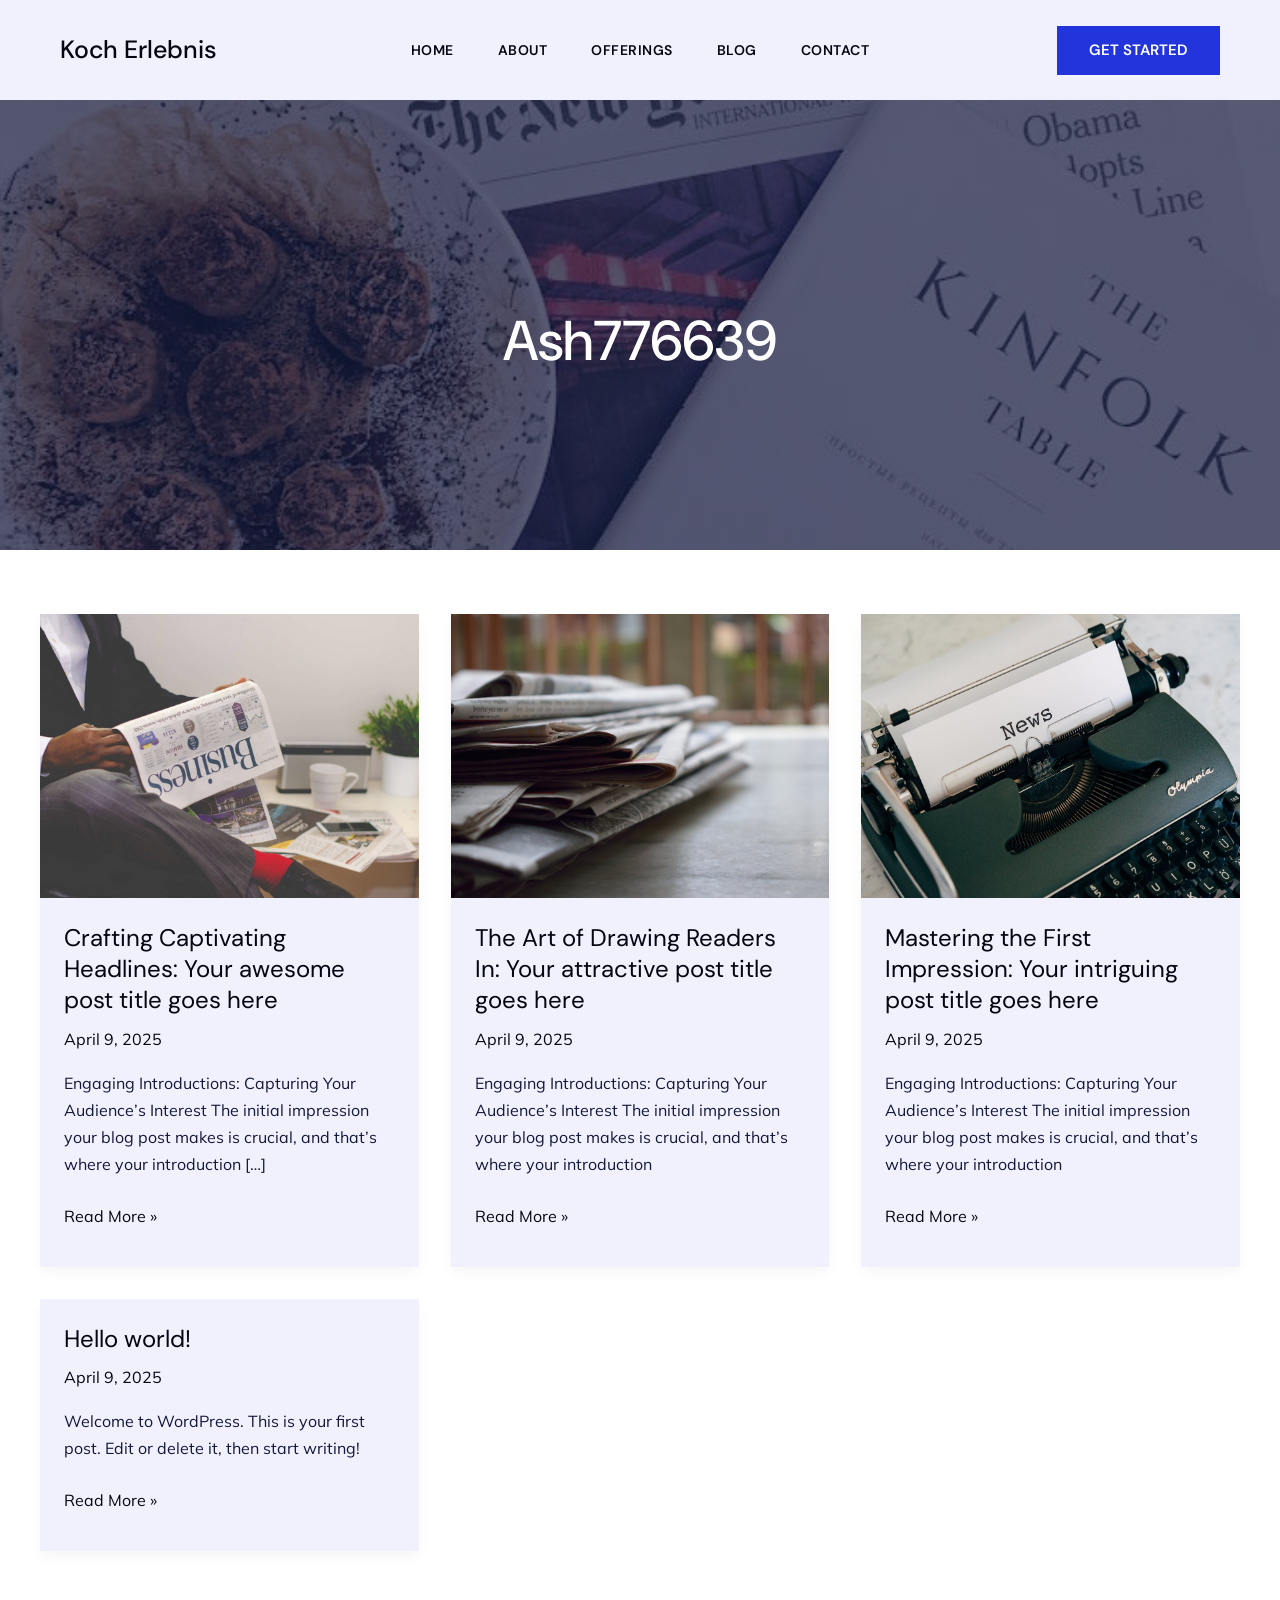
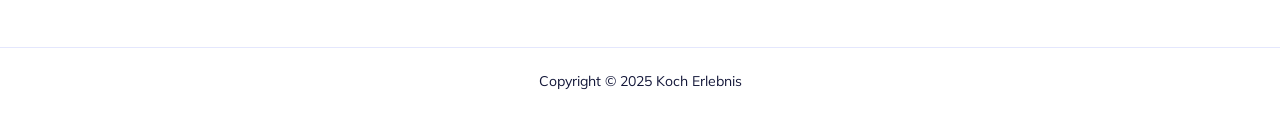
<file: author/ash776639/index.html>
<!DOCTYPE html>
<html lang="en-US">
<head>
<meta charset="UTF-8">
<meta name="viewport" content="width=device-width, initial-scale=1">
	<link rel="profile" href="https://gmpg.org/xfn/11"> 
	<title>Ash776639 &#8211; Koch Erlebnis</title>
<meta name="robots" content="max-image-preview:large">
	<style>img:is([sizes="auto" i], [sizes^="auto," i]) { contain-intrinsic-size: 3000px 1500px }</style>
	<link rel="dns-prefetch" href="//fonts.googleapis.com">
<link rel="alternate" type="application/rss+xml" title="Koch Erlebnis &raquo; Feed" href="/feed/">
<link rel="alternate" type="application/rss+xml" title="Koch Erlebnis &raquo; Comments Feed" href="/comments/feed/">
<link rel="alternate" type="application/rss+xml" title="Koch Erlebnis &raquo; Posts by Ash776639 Feed" href="/author/ash776639/feed/">
<script>
window._wpemojiSettings = {"baseUrl":"https:\/\/s.w.org\/images\/core\/emoji\/15.0.3\/72x72\/","ext":".png","svgUrl":"https:\/\/s.w.org\/images\/core\/emoji\/15.0.3\/svg\/","svgExt":".svg","source":{"concatemoji":"\/wp-includes\/js\/wp-emoji-release.min.js?ver=6.7.2"}};
/*! This file is auto-generated */
!function(i,n){var o,s,e;function c(e){try{var t={supportTests:e,timestamp:(new Date).valueOf()};sessionStorage.setItem(o,JSON.stringify(t))}catch(e){}}function p(e,t,n){e.clearRect(0,0,e.canvas.width,e.canvas.height),e.fillText(t,0,0);var t=new Uint32Array(e.getImageData(0,0,e.canvas.width,e.canvas.height).data),r=(e.clearRect(0,0,e.canvas.width,e.canvas.height),e.fillText(n,0,0),new Uint32Array(e.getImageData(0,0,e.canvas.width,e.canvas.height).data));return t.every(function(e,t){return e===r[t]})}function u(e,t,n){switch(t){case"flag":return n(e,"🏳️‍⚧️","🏳️​⚧️")?!1:!n(e,"🇺🇳","🇺​🇳")&&!n(e,"🏴󠁧󠁢󠁥󠁮󠁧󠁿","🏴​󠁧​󠁢​󠁥​󠁮​󠁧​󠁿");case"emoji":return!n(e,"🐦‍⬛","🐦​⬛")}return!1}function f(e,t,n){var r="undefined"!=typeof WorkerGlobalScope&&self instanceof WorkerGlobalScope?new OffscreenCanvas(300,150):i.createElement("canvas"),a=r.getContext("2d",{willReadFrequently:!0}),o=(a.textBaseline="top",a.font="600 32px Arial",{});return e.forEach(function(e){o[e]=t(a,e,n)}),o}function t(e){var t=i.createElement("script");t.src=e,t.defer=!0,i.head.appendChild(t)}"undefined"!=typeof Promise&&(o="wpEmojiSettingsSupports",s=["flag","emoji"],n.supports={everything:!0,everythingExceptFlag:!0},e=new Promise(function(e){i.addEventListener("DOMContentLoaded",e,{once:!0})}),new Promise(function(t){var n=function(){try{var e=JSON.parse(sessionStorage.getItem(o));if("object"==typeof e&&"number"==typeof e.timestamp&&(new Date).valueOf()<e.timestamp+604800&&"object"==typeof e.supportTests)return e.supportTests}catch(e){}return null}();if(!n){if("undefined"!=typeof Worker&&"undefined"!=typeof OffscreenCanvas&&"undefined"!=typeof URL&&URL.createObjectURL&&"undefined"!=typeof Blob)try{var e="postMessage("+f.toString()+"("+[JSON.stringify(s),u.toString(),p.toString()].join(",")+"));",r=new Blob([e],{type:"text/javascript"}),a=new Worker(URL.createObjectURL(r),{name:"wpTestEmojiSupports"});return void(a.onmessage=function(e){c(n=e.data),a.terminate(),t(n)})}catch(e){}c(n=f(s,u,p))}t(n)}).then(function(e){for(var t in e)n.supports[t]=e[t],n.supports.everything=n.supports.everything&&n.supports[t],"flag"!==t&&(n.supports.everythingExceptFlag=n.supports.everythingExceptFlag&&n.supports[t]);n.supports.everythingExceptFlag=n.supports.everythingExceptFlag&&!n.supports.flag,n.DOMReady=!1,n.readyCallback=function(){n.DOMReady=!0}}).then(function(){return e}).then(function(){var e;n.supports.everything||(n.readyCallback(),(e=n.source||{}).concatemoji?t(e.concatemoji):e.wpemoji&&e.twemoji&&(t(e.twemoji),t(e.wpemoji)))}))}((window,document),window._wpemojiSettings);
</script>
<link rel="stylesheet" id="astra-theme-css-css" href="/wp-content/themes/astra/assets/css/minified/main.min.css?ver=4.9.2" media="all">
<style id="astra-theme-css-inline-css">:root{--ast-post-nav-space:0;--ast-container-default-xlg-padding:3em;--ast-container-default-lg-padding:3em;--ast-container-default-slg-padding:2em;--ast-container-default-md-padding:3em;--ast-container-default-sm-padding:3em;--ast-container-default-xs-padding:2.4em;--ast-container-default-xxs-padding:1.8em;--ast-code-block-background:#ECEFF3;--ast-comment-inputs-background:#F9FAFB;--ast-normal-container-width:1200px;--ast-narrow-container-width:750px;--ast-blog-title-font-weight:normal;--ast-blog-meta-weight:inherit;--ast-global-color-primary:var(--ast-global-color-5);--ast-global-color-secondary:var(--ast-global-color-4);--ast-global-color-alternate-background:var(--ast-global-color-7);--ast-global-color-subtle-background:var(--ast-global-color-6);--ast-bg-style-guide:#F8FAFC;--ast-shadow-style-guide:0px 0px 4px 0 #00000057;--ast-global-dark-bg-style:#fff;--ast-global-dark-lfs:#fbfbfb;--ast-widget-bg-color:#fafafa;--ast-wc-container-head-bg-color:#fbfbfb;--ast-title-layout-bg:#eeeeee;--ast-search-border-color:#e7e7e7;--ast-lifter-hover-bg:#e6e6e6;--ast-gallery-block-color:#000;--srfm-color-input-label:var(--ast-global-color-2);}html{font-size:100%;}a{color:var(--ast-global-color-2);}a:hover,a:focus{color:var(--ast-global-color-1);}body,button,input,select,textarea,.ast-button,.ast-custom-button{font-family:'Mulish',sans-serif;font-weight:400;font-size:16px;font-size:1rem;line-height:var(--ast-body-line-height,1.7em);}blockquote{color:var(--ast-global-color-3);}h1,.entry-content h1,h2,.entry-content h2,h3,.entry-content h3,h4,.entry-content h4,h5,.entry-content h5,h6,.entry-content h6,.site-title,.site-title a{font-family:'DM Sans',sans-serif;font-weight:500;}.ast-site-identity .site-title a{color:var(--ast-global-color-2);}.site-title{font-size:25px;font-size:1.5625rem;display:block;}.site-header .site-description{font-size:15px;font-size:0.9375rem;display:none;}.entry-title{font-size:24px;font-size:1.5rem;}.archive .ast-article-post .ast-article-inner,.blog .ast-article-post .ast-article-inner,.archive .ast-article-post .ast-article-inner:hover,.blog .ast-article-post .ast-article-inner:hover{overflow:hidden;}h1,.entry-content h1{font-size:56px;font-size:3.5rem;font-weight:500;font-family:'DM Sans',sans-serif;line-height:1.2em;}h2,.entry-content h2{font-size:40px;font-size:2.5rem;font-weight:500;font-family:'DM Sans',sans-serif;line-height:1.2em;}h3,.entry-content h3{font-size:24px;font-size:1.5rem;font-weight:500;font-family:'DM Sans',sans-serif;line-height:1.27em;}h4,.entry-content h4{font-size:21px;font-size:1.3125rem;line-height:1.4em;font-weight:500;font-family:'DM Sans',sans-serif;}h5,.entry-content h5{font-size:20px;font-size:1.25rem;line-height:1.5em;font-weight:500;font-family:'DM Sans',sans-serif;}h6,.entry-content h6{font-size:16px;font-size:1rem;line-height:1.4em;font-weight:500;font-family:'DM Sans',sans-serif;text-transform:uppercase;letter-spacing:0.5px;}::selection{background-color:var(--ast-global-color-0);color:#ffffff;}body,h1,.entry-title a,.entry-content h1,h2,.entry-content h2,h3,.entry-content h3,h4,.entry-content h4,h5,.entry-content h5,h6,.entry-content h6{color:var(--ast-global-color-3);}.tagcloud a:hover,.tagcloud a:focus,.tagcloud a.current-item{color:#ffffff;border-color:var(--ast-global-color-2);background-color:var(--ast-global-color-2);}input:focus,input[type="text"]:focus,input[type="email"]:focus,input[type="url"]:focus,input[type="password"]:focus,input[type="reset"]:focus,input[type="search"]:focus,textarea:focus{border-color:var(--ast-global-color-2);}input[type="radio"]:checked,input[type=reset],input[type="checkbox"]:checked,input[type="checkbox"]:hover:checked,input[type="checkbox"]:focus:checked,input[type=range]::-webkit-slider-thumb{border-color:var(--ast-global-color-2);background-color:var(--ast-global-color-2);box-shadow:none;}.site-footer a:hover + .post-count,.site-footer a:focus + .post-count{background:var(--ast-global-color-2);border-color:var(--ast-global-color-2);}.single .nav-links .nav-previous,.single .nav-links .nav-next{color:var(--ast-global-color-2);}.entry-meta,.entry-meta *{line-height:1.45;color:var(--ast-global-color-2);}.entry-meta a:not(.ast-button):hover,.entry-meta a:not(.ast-button):hover *,.entry-meta a:not(.ast-button):focus,.entry-meta a:not(.ast-button):focus *,.page-links > .page-link,.page-links .page-link:hover,.post-navigation a:hover{color:var(--ast-global-color-1);}#cat option,.secondary .calendar_wrap thead a,.secondary .calendar_wrap thead a:visited{color:var(--ast-global-color-2);}.secondary .calendar_wrap #today,.ast-progress-val span{background:var(--ast-global-color-2);}.secondary a:hover + .post-count,.secondary a:focus + .post-count{background:var(--ast-global-color-2);border-color:var(--ast-global-color-2);}.calendar_wrap #today > a{color:#ffffff;}.page-links .page-link,.single .post-navigation a{color:var(--ast-global-color-2);}.ast-search-menu-icon .search-form button.search-submit{padding:0 4px;}.ast-search-menu-icon form.search-form{padding-right:0;}.ast-search-menu-icon.slide-search input.search-field{width:0;}.ast-header-search .ast-search-menu-icon.ast-dropdown-active .search-form,.ast-header-search .ast-search-menu-icon.ast-dropdown-active .search-field:focus{transition:all 0.2s;}.search-form input.search-field:focus{outline:none;}.ast-archive-title{color:var(--ast-global-color-2);}.widget-title,.widget .wp-block-heading{font-size:22px;font-size:1.375rem;color:var(--ast-global-color-2);}.ast-single-post .entry-content a,.ast-comment-content a:not(.ast-comment-edit-reply-wrap a){text-decoration:underline;}.ast-single-post .wp-block-button .wp-block-button__link,.ast-single-post .elementor-widget-button .elementor-button,.ast-single-post .entry-content .uagb-tab a,.ast-single-post .entry-content .uagb-ifb-cta a,.ast-single-post .entry-content .wp-block-uagb-buttons a,.ast-single-post .entry-content .uabb-module-content a,.ast-single-post .entry-content .uagb-post-grid a,.ast-single-post .entry-content .uagb-timeline a,.ast-single-post .entry-content .uagb-toc__wrap a,.ast-single-post .entry-content .uagb-taxomony-box a,.ast-single-post .entry-content .woocommerce a,.entry-content .wp-block-latest-posts > li > a,.ast-single-post .entry-content .wp-block-file__button,li.ast-post-filter-single,.ast-single-post .wp-block-buttons .wp-block-button.is-style-outline .wp-block-button__link,.ast-single-post .ast-comment-content .comment-reply-link,.ast-single-post .ast-comment-content .comment-edit-link{text-decoration:none;}.ast-search-menu-icon.slide-search a:focus-visible:focus-visible,.astra-search-icon:focus-visible,#close:focus-visible,a:focus-visible,.ast-menu-toggle:focus-visible,.site .skip-link:focus-visible,.wp-block-loginout input:focus-visible,.wp-block-search.wp-block-search__button-inside .wp-block-search__inside-wrapper,.ast-header-navigation-arrow:focus-visible,.woocommerce .wc-proceed-to-checkout > .checkout-button:focus-visible,.woocommerce .woocommerce-MyAccount-navigation ul li a:focus-visible,.ast-orders-table__row .ast-orders-table__cell:focus-visible,.woocommerce .woocommerce-order-details .order-again > .button:focus-visible,.woocommerce .woocommerce-message a.button.wc-forward:focus-visible,.woocommerce #minus_qty:focus-visible,.woocommerce #plus_qty:focus-visible,a#ast-apply-coupon:focus-visible,.woocommerce .woocommerce-info a:focus-visible,.woocommerce .astra-shop-summary-wrap a:focus-visible,.woocommerce a.wc-forward:focus-visible,#ast-apply-coupon:focus-visible,.woocommerce-js .woocommerce-mini-cart-item a.remove:focus-visible,#close:focus-visible,.button.search-submit:focus-visible,#search_submit:focus,.normal-search:focus-visible,.ast-header-account-wrap:focus-visible,.woocommerce .ast-on-card-button.ast-quick-view-trigger:focus{outline-style:dotted;outline-color:inherit;outline-width:thin;}input:focus,input[type="text"]:focus,input[type="email"]:focus,input[type="url"]:focus,input[type="password"]:focus,input[type="reset"]:focus,input[type="search"]:focus,input[type="number"]:focus,textarea:focus,.wp-block-search__input:focus,[data-section="section-header-mobile-trigger"] .ast-button-wrap .ast-mobile-menu-trigger-minimal:focus,.ast-mobile-popup-drawer.active .menu-toggle-close:focus,.woocommerce-ordering select.orderby:focus,#ast-scroll-top:focus,#coupon_code:focus,.woocommerce-page #comment:focus,.woocommerce #reviews #respond input#submit:focus,.woocommerce a.add_to_cart_button:focus,.woocommerce .button.single_add_to_cart_button:focus,.woocommerce .woocommerce-cart-form button:focus,.woocommerce .woocommerce-cart-form__cart-item .quantity .qty:focus,.woocommerce .woocommerce-billing-fields .woocommerce-billing-fields__field-wrapper .woocommerce-input-wrapper > .input-text:focus,.woocommerce #order_comments:focus,.woocommerce #place_order:focus,.woocommerce .woocommerce-address-fields .woocommerce-address-fields__field-wrapper .woocommerce-input-wrapper > .input-text:focus,.woocommerce .woocommerce-MyAccount-content form button:focus,.woocommerce .woocommerce-MyAccount-content .woocommerce-EditAccountForm .woocommerce-form-row .woocommerce-Input.input-text:focus,.woocommerce .ast-woocommerce-container .woocommerce-pagination ul.page-numbers li a:focus,body #content .woocommerce form .form-row .select2-container--default .select2-selection--single:focus,#ast-coupon-code:focus,.woocommerce.woocommerce-js .quantity input[type=number]:focus,.woocommerce-js .woocommerce-mini-cart-item .quantity input[type=number]:focus,.woocommerce p#ast-coupon-trigger:focus{border-style:dotted;border-color:inherit;border-width:thin;}input{outline:none;}body .ast-oembed-container *{position:absolute;top:0;width:100%;height:100%;left:0;}body .wp-block-embed-pocket-casts .ast-oembed-container *{position:unset;}.ast-single-post-featured-section + article {margin-top: 2em;}.site-content .ast-single-post-featured-section img {width: 100%;overflow: hidden;object-fit: cover;}.site > .ast-single-related-posts-container {margin-top: 0;}@media (min-width: 922px) {.ast-desktop .ast-container--narrow {max-width: var(--ast-narrow-container-width);margin: 0 auto;}}@media (max-width:921.9px){#ast-desktop-header{display:none;}}@media (min-width:922px){#ast-mobile-header{display:none;}}.wp-block-buttons.aligncenter{justify-content:center;}@media (max-width:921px){.ast-separate-container.ast-single-post.ast-right-sidebar #primary,.ast-separate-container.ast-single-post.ast-left-sidebar #primary,.ast-separate-container.ast-single-post #primary,.ast-plain-container #primary,.ast-narrow-container #primary{margin-top:40px;margin-bottom:20px;}.ast-separate-container.ast-single-post.ast-right-sidebar #primary,.ast-separate-container.ast-single-post.ast-left-sidebar #primary,.ast-separate-container.ast-single-post #primary,.ast-plain-container.ast-single-post #primary,.ast-narrow-container.ast-single-post #primary{margin-top:40px;margin-bottom:20px;}}@media (max-width:544px){.ast-separate-container.ast-single-post.ast-right-sidebar #primary,.ast-separate-container.ast-single-post.ast-left-sidebar #primary,.ast-separate-container.ast-single-post #primary,.ast-plain-container.ast-single-post #primary,.ast-narrow-container.ast-single-post #primary{margin-top:30px;margin-bottom:20px;}}@media (max-width:921px){.ast-separate-container #primary,.ast-narrow-container #primary{padding-top:0px;}}@media (max-width:544px){.ast-separate-container #primary,.ast-narrow-container #primary{padding-top:0px;}}@media (max-width:921px){.ast-separate-container #primary,.ast-narrow-container #primary{padding-bottom:0px;}}@media (max-width:544px){.ast-separate-container #primary,.ast-narrow-container #primary{padding-bottom:0px;}}.wp-block-button.is-style-outline .wp-block-button__link{border-color:var(--ast-global-color-0);border-top-width:2px;border-right-width:2px;border-bottom-width:2px;border-left-width:2px;}div.wp-block-button.is-style-outline > .wp-block-button__link:not(.has-text-color),div.wp-block-button.wp-block-button__link.is-style-outline:not(.has-text-color){color:var(--ast-global-color-0);}.wp-block-button.is-style-outline .wp-block-button__link:hover,.wp-block-buttons .wp-block-button.is-style-outline .wp-block-button__link:focus,.wp-block-buttons .wp-block-button.is-style-outline > .wp-block-button__link:not(.has-text-color):hover,.wp-block-buttons .wp-block-button.wp-block-button__link.is-style-outline:not(.has-text-color):hover{color:#ffffff;background-color:var(--ast-global-color-1);border-color:var(--ast-global-color-1);}.post-page-numbers.current .page-link,.ast-pagination .page-numbers.current{color:#ffffff;border-color:var(--ast-global-color-0);background-color:var(--ast-global-color-0);}.wp-block-button.is-style-outline .wp-block-button__link{border-top-width:2px;border-right-width:2px;border-bottom-width:2px;border-left-width:2px;}.wp-block-buttons .wp-block-button.is-style-outline .wp-block-button__link.wp-element-button,.ast-outline-button,.wp-block-uagb-buttons-child .uagb-buttons-repeater.ast-outline-button{border-color:var(--ast-global-color-0);border-top-width:2px;border-right-width:2px;border-bottom-width:2px;border-left-width:2px;font-family:'DM Sans',sans-serif;font-weight:600;font-size:15px;font-size:0.9375rem;line-height:1em;text-transform:uppercase;padding-top:17px;padding-right:32px;padding-bottom:17px;padding-left:32px;border-top-left-radius:0px;border-top-right-radius:0px;border-bottom-right-radius:0px;border-bottom-left-radius:0px;}.wp-block-buttons .wp-block-button.is-style-outline > .wp-block-button__link:not(.has-text-color),.wp-block-buttons .wp-block-button.wp-block-button__link.is-style-outline:not(.has-text-color),.ast-outline-button{color:var(--ast-global-color-0);}.wp-block-button.is-style-outline .wp-block-button__link:hover,.wp-block-buttons .wp-block-button.is-style-outline .wp-block-button__link:focus,.wp-block-buttons .wp-block-button.is-style-outline > .wp-block-button__link:not(.has-text-color):hover,.wp-block-buttons .wp-block-button.wp-block-button__link.is-style-outline:not(.has-text-color):hover,.ast-outline-button:hover,.ast-outline-button:focus,.wp-block-uagb-buttons-child .uagb-buttons-repeater.ast-outline-button:hover,.wp-block-uagb-buttons-child .uagb-buttons-repeater.ast-outline-button:focus{color:#ffffff;background-color:var(--ast-global-color-1);border-color:var(--ast-global-color-1);}.wp-block-button .wp-block-button__link.wp-element-button.is-style-outline:not(.has-background),.wp-block-button.is-style-outline>.wp-block-button__link.wp-element-button:not(.has-background),.ast-outline-button{background-color:transparent;}@media (max-width:921px){.wp-block-buttons .wp-block-button.is-style-outline .wp-block-button__link.wp-element-button,.ast-outline-button,.wp-block-uagb-buttons-child .uagb-buttons-repeater.ast-outline-button{font-size:14px;font-size:0.875rem;padding-top:15px;padding-right:30px;padding-bottom:15px;padding-left:30px;border-top-left-radius:0px;border-top-right-radius:0px;border-bottom-right-radius:0px;border-bottom-left-radius:0px;}}@media (max-width:544px){.wp-block-buttons .wp-block-button.is-style-outline .wp-block-button__link.wp-element-button,.ast-outline-button,.wp-block-uagb-buttons-child .uagb-buttons-repeater.ast-outline-button{font-size:14px;font-size:0.875rem;padding-top:15px;padding-right:30px;padding-bottom:15px;padding-left:30px;border-top-left-radius:0px;border-top-right-radius:0px;border-bottom-right-radius:0px;border-bottom-left-radius:0px;}}.entry-content[data-ast-blocks-layout] > figure{margin-bottom:1em;}h1.widget-title{font-weight:500;}h2.widget-title{font-weight:500;}h3.widget-title{font-weight:500;}.elementor-widget-container .elementor-loop-container .e-loop-item[data-elementor-type="loop-item"]{width:100%;}#page{display:flex;flex-direction:column;min-height:100vh;}.ast-404-layout-1 h1.page-title{color:var(--ast-global-color-2);}.single .post-navigation a{line-height:1em;height:inherit;}.error-404 .page-sub-title{font-size:1.5rem;font-weight:inherit;}.search .site-content .content-area .search-form{margin-bottom:0;}#page .site-content{flex-grow:1;}.widget{margin-bottom:1.25em;}#secondary li{line-height:1.5em;}#secondary .wp-block-group h2{margin-bottom:0.7em;}#secondary h2{font-size:1.7rem;}.ast-separate-container .ast-article-post,.ast-separate-container .ast-article-single,.ast-separate-container .comment-respond{padding:3em;}.ast-separate-container .ast-article-single .ast-article-single{padding:0;}.ast-article-single .wp-block-post-template-is-layout-grid{padding-left:0;}.ast-separate-container .comments-title,.ast-narrow-container .comments-title{padding:1.5em 2em;}.ast-page-builder-template .comment-form-textarea,.ast-comment-formwrap .ast-grid-common-col{padding:0;}.ast-comment-formwrap{padding:0;display:inline-flex;column-gap:20px;width:100%;margin-left:0;margin-right:0;}.comments-area textarea#comment:focus,.comments-area textarea#comment:active,.comments-area .ast-comment-formwrap input[type="text"]:focus,.comments-area .ast-comment-formwrap input[type="text"]:active {box-shadow:none;outline:none;}.archive.ast-page-builder-template .entry-header{margin-top:2em;}.ast-page-builder-template .ast-comment-formwrap{width:100%;}.entry-title{margin-bottom:0.5em;}.ast-archive-description p{font-size:inherit;font-weight:inherit;line-height:inherit;}.ast-separate-container .ast-comment-list li.depth-1,.hentry{margin-bottom:2em;}@media (min-width:921px){.ast-left-sidebar.ast-page-builder-template #secondary,.archive.ast-right-sidebar.ast-page-builder-template .site-main{padding-left:20px;padding-right:20px;}}@media (max-width:544px){.ast-comment-formwrap.ast-row{column-gap:10px;display:inline-block;}#ast-commentform .ast-grid-common-col{position:relative;width:100%;}}@media (min-width:1201px){.ast-separate-container .ast-article-post,.ast-separate-container .ast-article-single,.ast-separate-container .ast-author-box,.ast-separate-container .ast-404-layout-1,.ast-separate-container .no-results{padding:3em;}}.ast-author-box img.avatar{margin:0;}@media (min-width:921px){.ast-author-box img.avatar{width:100px;height:100px;}.ast-author-box{column-gap:50px;}}@media (max-width:921px){.ast-author-avatar{margin-top:20px;}}@media (min-width:922px){.ast-author-box{align-items:center;}}@media (max-width:921px){.ast-separate-container #primary,.ast-separate-container #secondary{padding:1.5em 0;}#primary,#secondary{padding:1.5em 0;margin:0;}.ast-left-sidebar #content > .ast-container{display:flex;flex-direction:column-reverse;width:100%;}}@media (min-width:922px){.ast-separate-container.ast-right-sidebar #primary,.ast-separate-container.ast-left-sidebar #primary{border:0;}.search-no-results.ast-separate-container #primary{margin-bottom:4em;}.ast-author-box{-js-display:flex;display:flex;}.ast-author-bio{flex:1;}}.wp-block-button .wp-block-button__link{color:#ffffff;}.wp-block-button .wp-block-button__link:hover,.wp-block-button .wp-block-button__link:focus{color:#ffffff;background-color:var(--ast-global-color-1);border-color:var(--ast-global-color-1);}.elementor-widget-heading h1.elementor-heading-title{line-height:1.2em;}.elementor-widget-heading h2.elementor-heading-title{line-height:1.2em;}.elementor-widget-heading h3.elementor-heading-title{line-height:1.27em;}.elementor-widget-heading h4.elementor-heading-title{line-height:1.4em;}.elementor-widget-heading h5.elementor-heading-title{line-height:1.5em;}.elementor-widget-heading h6.elementor-heading-title{line-height:1.4em;}.wp-block-button .wp-block-button__link,.wp-block-search .wp-block-search__button,body .wp-block-file .wp-block-file__button{border-style:solid;border-top-width:2px;border-right-width:2px;border-left-width:2px;border-bottom-width:2px;border-color:var(--ast-global-color-0);background-color:var(--ast-global-color-0);color:#ffffff;font-family:'DM Sans',sans-serif;font-weight:600;line-height:1em;text-transform:uppercase;font-size:15px;font-size:0.9375rem;border-top-left-radius:0px;border-top-right-radius:0px;border-bottom-right-radius:0px;border-bottom-left-radius:0px;padding-top:17px;padding-right:32px;padding-bottom:17px;padding-left:32px;}@media (max-width:921px){.wp-block-button .wp-block-button__link,.wp-block-search .wp-block-search__button,body .wp-block-file .wp-block-file__button{font-size:14px;font-size:0.875rem;padding-top:15px;padding-right:30px;padding-bottom:15px;padding-left:30px;border-top-left-radius:0px;border-top-right-radius:0px;border-bottom-right-radius:0px;border-bottom-left-radius:0px;}}@media (max-width:544px){.wp-block-button .wp-block-button__link,.wp-block-search .wp-block-search__button,body .wp-block-file .wp-block-file__button{font-size:14px;font-size:0.875rem;padding-top:15px;padding-right:30px;padding-bottom:15px;padding-left:30px;border-top-left-radius:0px;border-top-right-radius:0px;border-bottom-right-radius:0px;border-bottom-left-radius:0px;}}.menu-toggle,button,.ast-button,.ast-custom-button,.button,input#submit,input[type="button"],input[type="submit"],input[type="reset"],form[CLASS*="wp-block-search__"].wp-block-search .wp-block-search__inside-wrapper .wp-block-search__button,body .wp-block-file .wp-block-file__button,.search .search-submit,.woocommerce-js a.button,.woocommerce button.button,.woocommerce .woocommerce-message a.button,.woocommerce #respond input#submit.alt,.woocommerce input.button.alt,.woocommerce input.button,.woocommerce input.button:disabled,.woocommerce input.button:disabled[disabled],.woocommerce input.button:disabled:hover,.woocommerce input.button:disabled[disabled]:hover,.woocommerce #respond input#submit,.woocommerce button.button.alt.disabled,.wc-block-grid__products .wc-block-grid__product .wp-block-button__link,.wc-block-grid__product-onsale,[CLASS*="wc-block"] button,.woocommerce-js .astra-cart-drawer .astra-cart-drawer-content .woocommerce-mini-cart__buttons .button:not(.checkout):not(.ast-continue-shopping),.woocommerce-js .astra-cart-drawer .astra-cart-drawer-content .woocommerce-mini-cart__buttons a.checkout,.woocommerce button.button.alt.disabled.wc-variation-selection-needed,[CLASS*="wc-block"] .wc-block-components-button{border-style:solid;border-top-width:2px;border-right-width:2px;border-left-width:2px;border-bottom-width:2px;color:#ffffff;border-color:var(--ast-global-color-0);background-color:var(--ast-global-color-0);padding-top:17px;padding-right:32px;padding-bottom:17px;padding-left:32px;font-family:'DM Sans',sans-serif;font-weight:600;font-size:15px;font-size:0.9375rem;line-height:1em;text-transform:uppercase;border-top-left-radius:0px;border-top-right-radius:0px;border-bottom-right-radius:0px;border-bottom-left-radius:0px;}button:focus,.menu-toggle:hover,button:hover,.ast-button:hover,.ast-custom-button:hover .button:hover,.ast-custom-button:hover ,input[type=reset]:hover,input[type=reset]:focus,input#submit:hover,input#submit:focus,input[type="button"]:hover,input[type="button"]:focus,input[type="submit"]:hover,input[type="submit"]:focus,form[CLASS*="wp-block-search__"].wp-block-search .wp-block-search__inside-wrapper .wp-block-search__button:hover,form[CLASS*="wp-block-search__"].wp-block-search .wp-block-search__inside-wrapper .wp-block-search__button:focus,body .wp-block-file .wp-block-file__button:hover,body .wp-block-file .wp-block-file__button:focus,.woocommerce-js a.button:hover,.woocommerce button.button:hover,.woocommerce .woocommerce-message a.button:hover,.woocommerce #respond input#submit:hover,.woocommerce #respond input#submit.alt:hover,.woocommerce input.button.alt:hover,.woocommerce input.button:hover,.woocommerce button.button.alt.disabled:hover,.wc-block-grid__products .wc-block-grid__product .wp-block-button__link:hover,[CLASS*="wc-block"] button:hover,.woocommerce-js .astra-cart-drawer .astra-cart-drawer-content .woocommerce-mini-cart__buttons .button:not(.checkout):not(.ast-continue-shopping):hover,.woocommerce-js .astra-cart-drawer .astra-cart-drawer-content .woocommerce-mini-cart__buttons a.checkout:hover,.woocommerce button.button.alt.disabled.wc-variation-selection-needed:hover,[CLASS*="wc-block"] .wc-block-components-button:hover,[CLASS*="wc-block"] .wc-block-components-button:focus{color:#ffffff;background-color:var(--ast-global-color-1);border-color:var(--ast-global-color-1);}form[CLASS*="wp-block-search__"].wp-block-search .wp-block-search__inside-wrapper .wp-block-search__button.has-icon{padding-top:calc(17px - 3px);padding-right:calc(32px - 3px);padding-bottom:calc(17px - 3px);padding-left:calc(32px - 3px);}@media (max-width:921px){.menu-toggle,button,.ast-button,.ast-custom-button,.button,input#submit,input[type="button"],input[type="submit"],input[type="reset"],form[CLASS*="wp-block-search__"].wp-block-search .wp-block-search__inside-wrapper .wp-block-search__button,body .wp-block-file .wp-block-file__button,.search .search-submit,.woocommerce-js a.button,.woocommerce button.button,.woocommerce .woocommerce-message a.button,.woocommerce #respond input#submit.alt,.woocommerce input.button.alt,.woocommerce input.button,.woocommerce input.button:disabled,.woocommerce input.button:disabled[disabled],.woocommerce input.button:disabled:hover,.woocommerce input.button:disabled[disabled]:hover,.woocommerce #respond input#submit,.woocommerce button.button.alt.disabled,.wc-block-grid__products .wc-block-grid__product .wp-block-button__link,.wc-block-grid__product-onsale,[CLASS*="wc-block"] button,.woocommerce-js .astra-cart-drawer .astra-cart-drawer-content .woocommerce-mini-cart__buttons .button:not(.checkout):not(.ast-continue-shopping),.woocommerce-js .astra-cart-drawer .astra-cart-drawer-content .woocommerce-mini-cart__buttons a.checkout,.woocommerce button.button.alt.disabled.wc-variation-selection-needed,[CLASS*="wc-block"] .wc-block-components-button{padding-top:15px;padding-right:30px;padding-bottom:15px;padding-left:30px;font-size:14px;font-size:0.875rem;border-top-left-radius:0px;border-top-right-radius:0px;border-bottom-right-radius:0px;border-bottom-left-radius:0px;}}@media (max-width:544px){.menu-toggle,button,.ast-button,.ast-custom-button,.button,input#submit,input[type="button"],input[type="submit"],input[type="reset"],form[CLASS*="wp-block-search__"].wp-block-search .wp-block-search__inside-wrapper .wp-block-search__button,body .wp-block-file .wp-block-file__button,.search .search-submit,.woocommerce-js a.button,.woocommerce button.button,.woocommerce .woocommerce-message a.button,.woocommerce #respond input#submit.alt,.woocommerce input.button.alt,.woocommerce input.button,.woocommerce input.button:disabled,.woocommerce input.button:disabled[disabled],.woocommerce input.button:disabled:hover,.woocommerce input.button:disabled[disabled]:hover,.woocommerce #respond input#submit,.woocommerce button.button.alt.disabled,.wc-block-grid__products .wc-block-grid__product .wp-block-button__link,.wc-block-grid__product-onsale,[CLASS*="wc-block"] button,.woocommerce-js .astra-cart-drawer .astra-cart-drawer-content .woocommerce-mini-cart__buttons .button:not(.checkout):not(.ast-continue-shopping),.woocommerce-js .astra-cart-drawer .astra-cart-drawer-content .woocommerce-mini-cart__buttons a.checkout,.woocommerce button.button.alt.disabled.wc-variation-selection-needed,[CLASS*="wc-block"] .wc-block-components-button{padding-top:15px;padding-right:30px;padding-bottom:15px;padding-left:30px;font-size:14px;font-size:0.875rem;border-top-left-radius:0px;border-top-right-radius:0px;border-bottom-right-radius:0px;border-bottom-left-radius:0px;}}@media (max-width:921px){.menu-toggle,button,.ast-button,.button,input#submit,input[type="button"],input[type="submit"],input[type="reset"]{font-size:14px;font-size:0.875rem;}.ast-mobile-header-stack .main-header-bar .ast-search-menu-icon{display:inline-block;}.ast-header-break-point.ast-header-custom-item-outside .ast-mobile-header-stack .main-header-bar .ast-search-icon{margin:0;}.ast-comment-avatar-wrap img{max-width:2.5em;}.ast-comment-meta{padding:0 1.8888em 1.3333em;}.ast-separate-container .ast-comment-list li.depth-1{padding:1.5em 2.14em;}.ast-separate-container .comment-respond{padding:2em 2.14em;}}@media (min-width:544px){.ast-container{max-width:100%;}}@media (max-width:544px){.ast-separate-container .ast-article-post,.ast-separate-container .ast-article-single,.ast-separate-container .comments-title,.ast-separate-container .ast-archive-description{padding:1.5em 1em;}.ast-separate-container #content .ast-container{padding-left:0.54em;padding-right:0.54em;}.ast-separate-container .ast-comment-list .bypostauthor{padding:.5em;}.ast-search-menu-icon.ast-dropdown-active .search-field{width:170px;}.menu-toggle,button,.ast-button,.button,input#submit,input[type="button"],input[type="submit"],input[type="reset"]{font-size:14px;font-size:0.875rem;}} #ast-mobile-header .ast-site-header-cart-li a{pointer-events:none;}.ast-separate-container{background-color:var(--ast-global-color-5);background-image:none;}@media (max-width:921px){.widget-title{font-size:20px;font-size:1.4285714285714rem;}body,button,input,select,textarea,.ast-button,.ast-custom-button{font-size:14px;font-size:0.875rem;}#secondary,#secondary button,#secondary input,#secondary select,#secondary textarea{font-size:14px;font-size:0.875rem;}.site-title{font-size:23px;font-size:1.4375rem;display:block;}.site-header .site-description{display:none;}.entry-title{font-size:22px;font-size:1.375rem;}h1,.entry-content h1{font-size:48px;}h2,.entry-content h2{font-size:36px;}h3,.entry-content h3{font-size:24px;}h4,.entry-content h4{font-size:21px;font-size:1.3125rem;}h5,.entry-content h5{font-size:18px;font-size:1.125rem;}h6,.entry-content h6{font-size:14px;font-size:0.875rem;}body,.ast-separate-container{background-color:var(--ast-global-color-5);background-image:none;}}@media (max-width:544px){.widget-title{font-size:20px;font-size:1.4285714285714rem;}body,button,input,select,textarea,.ast-button,.ast-custom-button{font-size:14px;font-size:0.875rem;}#secondary,#secondary button,#secondary input,#secondary select,#secondary textarea{font-size:14px;font-size:0.875rem;}.site-title{font-size:20px;font-size:1.25rem;display:block;}.site-header .site-description{display:none;}.entry-title{font-size:20px;font-size:1.25rem;}h1,.entry-content h1{font-size:38px;}h2,.entry-content h2{font-size:32px;}h3,.entry-content h3{font-size:24px;}h4,.entry-content h4{font-size:21px;font-size:1.3125rem;}h5,.entry-content h5{font-size:18px;font-size:1.125rem;}h6,.entry-content h6{font-size:14px;font-size:0.875rem;}body,.ast-separate-container{background-color:var(--ast-global-color-5);background-image:none;}}@media (max-width:544px){html{font-size:100%;}}@media (min-width:922px){.ast-container{max-width:1240px;}}@media (min-width:922px){.site-content .ast-container{display:flex;}}@media (max-width:921px){.site-content .ast-container{flex-direction:column;}}.ast-blog-layout-4-grid .ast-article-post{width:33.33%;margin-bottom:2em;border-bottom:0;background-color:transparent;}.ast-blog-layout-4-grid .ast-article-inner .wp-post-image{width:100%;}.ast-article-inner{padding:1.5em;}.ast-blog-layout-4-grid .ast-row{display:flex;flex-wrap:wrap;flex-flow:row wrap;align-items:stretch;}.ast-separate-container .ast-blog-layout-4-grid .ast-article-post{padding:0 1em 0;}.ast-separate-container.ast-desktop .ast-blog-layout-4-grid .ast-row{margin-left:-1em;margin-right:-1em;}.ast-blog-layout-4-grid .ast-article-inner{box-shadow:0px 6px 15px -2px rgba(16,24,40,0.05);}.ast-separate-container .ast-blog-layout-4-grid .ast-article-inner,.ast-plain-container .ast-blog-layout-4-grid .ast-article-inner{height:100%;}.ast-row .blog-layout-4 .post-content,.blog-layout-4 .post-thumb{padding-left:0;padding-right:0;}.ast-article-post.remove-featured-img-padding .blog-layout-4 .post-content .ast-blog-featured-section:first-child .post-thumb-img-content{margin-top:-1.5em;}.ast-article-post.remove-featured-img-padding .blog-layout-4 .post-content .ast-blog-featured-section .post-thumb-img-content{margin-left:-1.5em;margin-right:-1.5em;}@media (max-width:921px){.ast-blog-layout-4-grid .ast-article-post{width:100%;}}.ast-blog-layout-6-grid .ast-blog-featured-section:before { content: ""; }.ast-article-post .post-thumb-img-content img{aspect-ratio:4/3;width:100%;}.ast-article-post .post-thumb-img-content img{object-fit:cover;}.ast-article-post .post-thumb-img-content{overflow:hidden;}.ast-article-post .post-thumb-img-content img{transform:scale(1);transition:transform .5s ease;}.ast-article-post:hover .post-thumb-img-content img{transform:scale(1.1);}.cat-links.badge a,.tags-links.badge a {padding: 4px 8px;border-radius: 3px;font-weight: 400;}.cat-links.underline a,.tags-links.underline a{text-decoration: underline;}@media (min-width:922px){.main-header-menu .sub-menu .menu-item.ast-left-align-sub-menu:hover > .sub-menu,.main-header-menu .sub-menu .menu-item.ast-left-align-sub-menu.focus > .sub-menu{margin-left:-0px;}}.entry-content li > p{margin-bottom:0;}.site .comments-area{padding-top:2em;padding-bottom:3em;}.wp-block-file {display: flex;align-items: center;flex-wrap: wrap;justify-content: space-between;}.wp-block-pullquote {border: none;}.wp-block-pullquote blockquote::before {content: "\201D";font-family: "Helvetica",sans-serif;display: flex;transform: rotate( 180deg );font-size: 6rem;font-style: normal;line-height: 1;font-weight: bold;align-items: center;justify-content: center;}.has-text-align-right > blockquote::before {justify-content: flex-start;}.has-text-align-left > blockquote::before {justify-content: flex-end;}figure.wp-block-pullquote.is-style-solid-color blockquote {max-width: 100%;text-align: inherit;}:root {--wp--custom--ast-default-block-top-padding: 100px;--wp--custom--ast-default-block-right-padding: 80px;--wp--custom--ast-default-block-bottom-padding: 100px;--wp--custom--ast-default-block-left-padding: 80px;--wp--custom--ast-container-width: 1200px;--wp--custom--ast-content-width-size: 1200px;--wp--custom--ast-wide-width-size: calc(1200px + var(--wp--custom--ast-default-block-left-padding) + var(--wp--custom--ast-default-block-right-padding));}.ast-narrow-container {--wp--custom--ast-content-width-size: 750px;--wp--custom--ast-wide-width-size: 750px;}@media(max-width: 921px) {:root {--wp--custom--ast-default-block-top-padding: 50px;--wp--custom--ast-default-block-right-padding: 50px;--wp--custom--ast-default-block-bottom-padding: 50px;--wp--custom--ast-default-block-left-padding: 50px;}}@media(max-width: 544px) {:root {--wp--custom--ast-default-block-top-padding: 50px;--wp--custom--ast-default-block-right-padding: 30px;--wp--custom--ast-default-block-bottom-padding: 50px;--wp--custom--ast-default-block-left-padding: 30px;}}.entry-content > .wp-block-group,.entry-content > .wp-block-cover,.entry-content > .wp-block-columns {padding-top: var(--wp--custom--ast-default-block-top-padding);padding-right: var(--wp--custom--ast-default-block-right-padding);padding-bottom: var(--wp--custom--ast-default-block-bottom-padding);padding-left: var(--wp--custom--ast-default-block-left-padding);}.ast-plain-container.ast-no-sidebar .entry-content > .alignfull,.ast-page-builder-template .ast-no-sidebar .entry-content > .alignfull {margin-left: calc( -50vw + 50%);margin-right: calc( -50vw + 50%);max-width: 100vw;width: 100vw;}.ast-plain-container.ast-no-sidebar .entry-content .alignfull .alignfull,.ast-page-builder-template.ast-no-sidebar .entry-content .alignfull .alignfull,.ast-plain-container.ast-no-sidebar .entry-content .alignfull .alignwide,.ast-page-builder-template.ast-no-sidebar .entry-content .alignfull .alignwide,.ast-plain-container.ast-no-sidebar .entry-content .alignwide .alignfull,.ast-page-builder-template.ast-no-sidebar .entry-content .alignwide .alignfull,.ast-plain-container.ast-no-sidebar .entry-content .alignwide .alignwide,.ast-page-builder-template.ast-no-sidebar .entry-content .alignwide .alignwide,.ast-plain-container.ast-no-sidebar .entry-content .wp-block-column .alignfull,.ast-page-builder-template.ast-no-sidebar .entry-content .wp-block-column .alignfull,.ast-plain-container.ast-no-sidebar .entry-content .wp-block-column .alignwide,.ast-page-builder-template.ast-no-sidebar .entry-content .wp-block-column .alignwide {margin-left: auto;margin-right: auto;width: 100%;}[data-ast-blocks-layout] .wp-block-separator:not(.is-style-dots) {height: 0;}[data-ast-blocks-layout] .wp-block-separator {margin: 20px auto;}[data-ast-blocks-layout] .wp-block-separator:not(.is-style-wide):not(.is-style-dots) {max-width: 100px;}[data-ast-blocks-layout] .wp-block-separator.has-background {padding: 0;}.entry-content[data-ast-blocks-layout] > * {max-width: var(--wp--custom--ast-content-width-size);margin-left: auto;margin-right: auto;}.entry-content[data-ast-blocks-layout] > .alignwide {max-width: var(--wp--custom--ast-wide-width-size);}.entry-content[data-ast-blocks-layout] .alignfull {max-width: none;}.entry-content .wp-block-columns {margin-bottom: 0;}blockquote {margin: 1.5em;border-color: rgba(0,0,0,0.05);}.wp-block-quote:not(.has-text-align-right):not(.has-text-align-center) {border-left: 5px solid rgba(0,0,0,0.05);}.has-text-align-right > blockquote,blockquote.has-text-align-right {border-right: 5px solid rgba(0,0,0,0.05);}.has-text-align-left > blockquote,blockquote.has-text-align-left {border-left: 5px solid rgba(0,0,0,0.05);}.wp-block-site-tagline,.wp-block-latest-posts .read-more {margin-top: 15px;}.wp-block-loginout p label {display: block;}.wp-block-loginout p:not(.login-remember):not(.login-submit) input {width: 100%;}.wp-block-loginout input:focus {border-color: transparent;}.wp-block-loginout input:focus {outline: thin dotted;}.entry-content .wp-block-media-text .wp-block-media-text__content {padding: 0 0 0 8%;}.entry-content .wp-block-media-text.has-media-on-the-right .wp-block-media-text__content {padding: 0 8% 0 0;}.entry-content .wp-block-media-text.has-background .wp-block-media-text__content {padding: 8%;}.entry-content .wp-block-cover:not([class*="background-color"]):not(.has-text-color.has-link-color) .wp-block-cover__inner-container,.entry-content .wp-block-cover:not([class*="background-color"]) .wp-block-cover-image-text,.entry-content .wp-block-cover:not([class*="background-color"]) .wp-block-cover-text,.entry-content .wp-block-cover-image:not([class*="background-color"]) .wp-block-cover__inner-container,.entry-content .wp-block-cover-image:not([class*="background-color"]) .wp-block-cover-image-text,.entry-content .wp-block-cover-image:not([class*="background-color"]) .wp-block-cover-text {color: var(--ast-global-color-primary,var(--ast-global-color-5));}.wp-block-loginout .login-remember input {width: 1.1rem;height: 1.1rem;margin: 0 5px 4px 0;vertical-align: middle;}.wp-block-latest-posts > li > *:first-child,.wp-block-latest-posts:not(.is-grid) > li:first-child {margin-top: 0;}.entry-content > .wp-block-buttons,.entry-content > .wp-block-uagb-buttons {margin-bottom: 1.5em;}.wp-block-search__inside-wrapper .wp-block-search__input {padding: 0 10px;color: var(--ast-global-color-3);background: var(--ast-global-color-primary,var(--ast-global-color-5));border-color: var(--ast-border-color);}.wp-block-latest-posts .read-more {margin-bottom: 1.5em;}.wp-block-search__no-button .wp-block-search__inside-wrapper .wp-block-search__input {padding-top: 5px;padding-bottom: 5px;}.wp-block-latest-posts .wp-block-latest-posts__post-date,.wp-block-latest-posts .wp-block-latest-posts__post-author {font-size: 1rem;}.wp-block-latest-posts > li > *,.wp-block-latest-posts:not(.is-grid) > li {margin-top: 12px;margin-bottom: 12px;}.ast-page-builder-template .entry-content[data-ast-blocks-layout] > *,.ast-page-builder-template .entry-content[data-ast-blocks-layout] > .alignfull:not(.wp-block-group):not(.uagb-is-root-container) > * {max-width: none;}.ast-page-builder-template .entry-content[data-ast-blocks-layout] > .alignwide:not(.uagb-is-root-container) > * {max-width: var(--wp--custom--ast-wide-width-size);}.ast-page-builder-template .entry-content[data-ast-blocks-layout] > .inherit-container-width > *,.ast-page-builder-template .entry-content[data-ast-blocks-layout] > *:not(.wp-block-group):not(.uagb-is-root-container) > *,.entry-content[data-ast-blocks-layout] > .wp-block-cover .wp-block-cover__inner-container {max-width: var(--wp--custom--ast-content-width-size) ;margin-left: auto;margin-right: auto;}.entry-content[data-ast-blocks-layout] .wp-block-cover:not(.alignleft):not(.alignright) {width: auto;}@media(max-width: 1200px) {.ast-separate-container .entry-content > .alignfull,.ast-separate-container .entry-content[data-ast-blocks-layout] > .alignwide,.ast-plain-container .entry-content[data-ast-blocks-layout] > .alignwide,.ast-plain-container .entry-content .alignfull {margin-left: calc(-1 * min(var(--ast-container-default-xlg-padding),20px)) ;margin-right: calc(-1 * min(var(--ast-container-default-xlg-padding),20px));}}@media(min-width: 1201px) {.ast-separate-container .entry-content > .alignfull {margin-left: calc(-1 * var(--ast-container-default-xlg-padding) );margin-right: calc(-1 * var(--ast-container-default-xlg-padding) );}.ast-separate-container .entry-content[data-ast-blocks-layout] > .alignwide,.ast-plain-container .entry-content[data-ast-blocks-layout] > .alignwide {margin-left: calc(-1 * var(--wp--custom--ast-default-block-left-padding) );margin-right: calc(-1 * var(--wp--custom--ast-default-block-right-padding) );}}@media(min-width: 921px) {.ast-separate-container .entry-content .wp-block-group.alignwide:not(.inherit-container-width) > :where(:not(.alignleft):not(.alignright)),.ast-plain-container .entry-content .wp-block-group.alignwide:not(.inherit-container-width) > :where(:not(.alignleft):not(.alignright)) {max-width: calc( var(--wp--custom--ast-content-width-size) + 80px );}.ast-plain-container.ast-right-sidebar .entry-content[data-ast-blocks-layout] .alignfull,.ast-plain-container.ast-left-sidebar .entry-content[data-ast-blocks-layout] .alignfull {margin-left: -60px;margin-right: -60px;}}@media(min-width: 544px) {.entry-content > .alignleft {margin-right: 20px;}.entry-content > .alignright {margin-left: 20px;}}@media (max-width:544px){.wp-block-columns .wp-block-column:not(:last-child){margin-bottom:20px;}.wp-block-latest-posts{margin:0;}}@media( max-width: 600px ) {.entry-content .wp-block-media-text .wp-block-media-text__content,.entry-content .wp-block-media-text.has-media-on-the-right .wp-block-media-text__content {padding: 8% 0 0;}.entry-content .wp-block-media-text.has-background .wp-block-media-text__content {padding: 8%;}}.ast-narrow-container .site-content .wp-block-uagb-image--align-full .wp-block-uagb-image__figure {max-width: 100%;margin-left: auto;margin-right: auto;}.entry-content ul,.entry-content ol {padding: revert;margin: revert;}:root .has-ast-global-color-0-color{color:var(--ast-global-color-0);}:root .has-ast-global-color-0-background-color{background-color:var(--ast-global-color-0);}:root .wp-block-button .has-ast-global-color-0-color{color:var(--ast-global-color-0);}:root .wp-block-button .has-ast-global-color-0-background-color{background-color:var(--ast-global-color-0);}:root .has-ast-global-color-1-color{color:var(--ast-global-color-1);}:root .has-ast-global-color-1-background-color{background-color:var(--ast-global-color-1);}:root .wp-block-button .has-ast-global-color-1-color{color:var(--ast-global-color-1);}:root .wp-block-button .has-ast-global-color-1-background-color{background-color:var(--ast-global-color-1);}:root .has-ast-global-color-2-color{color:var(--ast-global-color-2);}:root .has-ast-global-color-2-background-color{background-color:var(--ast-global-color-2);}:root .wp-block-button .has-ast-global-color-2-color{color:var(--ast-global-color-2);}:root .wp-block-button .has-ast-global-color-2-background-color{background-color:var(--ast-global-color-2);}:root .has-ast-global-color-3-color{color:var(--ast-global-color-3);}:root .has-ast-global-color-3-background-color{background-color:var(--ast-global-color-3);}:root .wp-block-button .has-ast-global-color-3-color{color:var(--ast-global-color-3);}:root .wp-block-button .has-ast-global-color-3-background-color{background-color:var(--ast-global-color-3);}:root .has-ast-global-color-4-color{color:var(--ast-global-color-4);}:root .has-ast-global-color-4-background-color{background-color:var(--ast-global-color-4);}:root .wp-block-button .has-ast-global-color-4-color{color:var(--ast-global-color-4);}:root .wp-block-button .has-ast-global-color-4-background-color{background-color:var(--ast-global-color-4);}:root .has-ast-global-color-5-color{color:var(--ast-global-color-5);}:root .has-ast-global-color-5-background-color{background-color:var(--ast-global-color-5);}:root .wp-block-button .has-ast-global-color-5-color{color:var(--ast-global-color-5);}:root .wp-block-button .has-ast-global-color-5-background-color{background-color:var(--ast-global-color-5);}:root .has-ast-global-color-6-color{color:var(--ast-global-color-6);}:root .has-ast-global-color-6-background-color{background-color:var(--ast-global-color-6);}:root .wp-block-button .has-ast-global-color-6-color{color:var(--ast-global-color-6);}:root .wp-block-button .has-ast-global-color-6-background-color{background-color:var(--ast-global-color-6);}:root .has-ast-global-color-7-color{color:var(--ast-global-color-7);}:root .has-ast-global-color-7-background-color{background-color:var(--ast-global-color-7);}:root .wp-block-button .has-ast-global-color-7-color{color:var(--ast-global-color-7);}:root .wp-block-button .has-ast-global-color-7-background-color{background-color:var(--ast-global-color-7);}:root .has-ast-global-color-8-color{color:var(--ast-global-color-8);}:root .has-ast-global-color-8-background-color{background-color:var(--ast-global-color-8);}:root .wp-block-button .has-ast-global-color-8-color{color:var(--ast-global-color-8);}:root .wp-block-button .has-ast-global-color-8-background-color{background-color:var(--ast-global-color-8);}:root{--ast-global-color-0:#2235DD;--ast-global-color-1:#1a2bc6;--ast-global-color-2:#05060F;--ast-global-color-3:#131739;--ast-global-color-4:#f0f1fd;--ast-global-color-5:#FFFFFF;--ast-global-color-6:#E4E7FD;--ast-global-color-7:#131739;--ast-global-color-8:#222222;}:root {--ast-border-color : var(--ast-global-color-6);}.ast-archive-entry-banner {-js-display: flex;display: flex;flex-direction: column;justify-content: center;text-align: center;position: relative;background: var(--ast-title-layout-bg);}.ast-archive-entry-banner[data-banner-width-type="custom"] {margin: 0 auto;width: 100%;}.ast-archive-entry-banner[data-banner-layout="layout-1"] {background: inherit;padding: 20px 0;text-align: left;}.ast-archive-entry-banner[data-post-type="post"]{text-align:center;justify-content:center;min-height:450px;padding-top:3em;padding-right:3em;padding-bottom:1em;padding-left:3em;}.ast-archive-entry-banner[data-post-type="post"] .ast-container{width:100%;}.ast-archive-entry-banner[data-post-type="post"] .ast-container h1{color:#ffffff;font-weight:500;font-size:56px;font-size:3.5rem;line-height:1.2em;}.ast-page-builder-template .ast-archive-entry-banner[data-post-type="post"] .ast-container{max-width:100%;}.ast-narrow-container .ast-archive-entry-banner[data-post-type="post"] .ast-container{max-width:750px;}.ast-archive-entry-banner[data-post-type="post"] .ast-container > *:not(:last-child){margin-bottom:20px;}.ast-archive-entry-banner[data-post-type="post"] .ast-container > *:last-child{margin-bottom:0;}.ast-archive-entry-banner[data-post-type="post"][data-banner-background-type="custom"]{background-image:linear-gradient(to right,rgba(19,23,57,0.7),rgba(19,23,57,0.7)),url(/wp-content/uploads/2025/04/table-food-book-newspaper-159652.jpeg);background-repeat:no-repeat;background-position:center center;background-size:cover;background-attachment:scroll;}@media (min-width:922px){.ast-narrow-container .ast-archive-entry-banner[data-post-type="post"] .ast-container{max-width:750px;padding-left:0;padding-right:0;}}@media (max-width:921px){.ast-archive-entry-banner[data-post-type="post"]{padding-top:2em;padding-right:2em;padding-bottom:2em;padding-left:2em;margin-bottom:20px;}.ast-archive-entry-banner[data-post-type="post"] .ast-container{padding-left:0;padding-right:0;}.ast-archive-entry-banner[data-post-type="post"] .ast-container h1{font-size:48px;font-size:3rem;}}@media (max-width:544px){.ast-archive-entry-banner[data-post-type="post"]{padding-top:2em;padding-right:2em;padding-bottom:2em;padding-left:2em;margin-bottom:20px;}.ast-archive-entry-banner[data-post-type="post"] .ast-container h1{font-size:28px;font-size:1.75rem;}}.ast-breadcrumbs .trail-browse,.ast-breadcrumbs .trail-items,.ast-breadcrumbs .trail-items li{display:inline-block;margin:0;padding:0;border:none;background:inherit;text-indent:0;text-decoration:none;}.ast-breadcrumbs .trail-browse{font-size:inherit;font-style:inherit;font-weight:inherit;color:inherit;}.ast-breadcrumbs .trail-items{list-style:none;}.trail-items li::after{padding:0 0.3em;content:"\00bb";}.trail-items li:last-of-type::after{display:none;}h1,.entry-content h1,h2,.entry-content h2,h3,.entry-content h3,h4,.entry-content h4,h5,.entry-content h5,h6,.entry-content h6{color:var(--ast-global-color-2);}.entry-title a{color:var(--ast-global-color-2);}@media (max-width:921px){.ast-builder-grid-row-container.ast-builder-grid-row-tablet-3-firstrow .ast-builder-grid-row > *:first-child,.ast-builder-grid-row-container.ast-builder-grid-row-tablet-3-lastrow .ast-builder-grid-row > *:last-child{grid-column:1 / -1;}}@media (max-width:544px){.ast-builder-grid-row-container.ast-builder-grid-row-mobile-3-firstrow .ast-builder-grid-row > *:first-child,.ast-builder-grid-row-container.ast-builder-grid-row-mobile-3-lastrow .ast-builder-grid-row > *:last-child{grid-column:1 / -1;}}.ast-builder-layout-element[data-section="title_tagline"]{display:flex;}@media (max-width:921px){.ast-header-break-point .ast-builder-layout-element[data-section="title_tagline"]{display:flex;}}@media (max-width:544px){.ast-header-break-point .ast-builder-layout-element[data-section="title_tagline"]{display:flex;}}[data-section*="section-hb-button-"] .menu-link{display:none;}.ast-header-button-1[data-section*="section-hb-button-"] .ast-builder-button-wrap .ast-custom-button{font-family:'DM Sans',sans-serif;font-weight:600;font-size:15px;font-size:0.9375rem;line-height:1em;}.ast-header-button-1 .ast-custom-button{color:#ffffff;background:var(--ast-global-color-0);border-color:var(--ast-global-color-0);border-top-width:2px;border-bottom-width:2px;border-left-width:2px;border-right-width:2px;border-top-left-radius:0px;border-top-right-radius:0px;border-bottom-right-radius:0px;border-bottom-left-radius:0px;}.ast-header-button-1 .ast-custom-button:hover{color:#ffffff;background:var(--ast-global-color-1);border-color:var(--ast-global-color-1);}.ast-header-button-1[data-section*="section-hb-button-"] .ast-builder-button-wrap .ast-custom-button{padding-top:15px;padding-bottom:15px;padding-left:30px;padding-right:30px;}.ast-header-button-1[data-section="section-hb-button-1"]{display:flex;}@media (max-width:921px){.ast-header-break-point .ast-header-button-1[data-section="section-hb-button-1"]{display:flex;}}@media (max-width:544px){.ast-header-break-point .ast-header-button-1[data-section="section-hb-button-1"]{display:flex;}}.ast-builder-menu-1{font-family:'DM Sans',sans-serif;font-weight:600;text-transform:uppercase;}.ast-builder-menu-1 .menu-item > .menu-link{line-height:1em;font-size:14px;font-size:0.875rem;color:var(--ast-global-color-2);padding-left:22px;padding-right:22px;letter-spacing:0.5px;}.ast-builder-menu-1 .menu-item > .ast-menu-toggle{color:var(--ast-global-color-2);}.ast-builder-menu-1 .menu-item:hover > .menu-link,.ast-builder-menu-1 .inline-on-mobile .menu-item:hover > .ast-menu-toggle{color:var(--ast-global-color-3);}.ast-builder-menu-1 .menu-item:hover > .ast-menu-toggle{color:var(--ast-global-color-3);}.ast-builder-menu-1 .menu-item.current-menu-item > .menu-link,.ast-builder-menu-1 .inline-on-mobile .menu-item.current-menu-item > .ast-menu-toggle,.ast-builder-menu-1 .current-menu-ancestor > .menu-link{color:var(--ast-global-color-3);}.ast-builder-menu-1 .menu-item.current-menu-item > .ast-menu-toggle{color:var(--ast-global-color-3);}.ast-builder-menu-1 .sub-menu,.ast-builder-menu-1 .inline-on-mobile .sub-menu{border-top-width:2px;border-bottom-width:0px;border-right-width:0px;border-left-width:0px;border-color:var(--ast-global-color-0);border-style:solid;}.ast-builder-menu-1 .sub-menu .sub-menu{top:-2px;}.ast-builder-menu-1 .main-header-menu > .menu-item > .sub-menu,.ast-builder-menu-1 .main-header-menu > .menu-item > .astra-full-megamenu-wrapper{margin-top:0px;}.ast-desktop .ast-builder-menu-1 .main-header-menu > .menu-item > .sub-menu:before,.ast-desktop .ast-builder-menu-1 .main-header-menu > .menu-item > .astra-full-megamenu-wrapper:before{height:calc( 0px + 2px + 5px );}.ast-builder-menu-1 .menu-item.menu-item-has-children > .ast-menu-toggle{right:calc( 22px - 0.907em );}.ast-desktop .ast-builder-menu-1 .menu-item .sub-menu .menu-link{border-style:none;}@media (max-width:921px){.ast-header-break-point .ast-builder-menu-1 .menu-item.menu-item-has-children > .ast-menu-toggle{top:0;}.ast-builder-menu-1 .inline-on-mobile .menu-item.menu-item-has-children > .ast-menu-toggle{right:-15px;}.ast-builder-menu-1 .menu-item-has-children > .menu-link:after{content:unset;}.ast-builder-menu-1 .main-header-menu > .menu-item > .sub-menu,.ast-builder-menu-1 .main-header-menu > .menu-item > .astra-full-megamenu-wrapper{margin-top:0;}}@media (max-width:544px){.ast-header-break-point .ast-builder-menu-1 .menu-item.menu-item-has-children > .ast-menu-toggle{top:0;}.ast-builder-menu-1 .main-header-menu > .menu-item > .sub-menu,.ast-builder-menu-1 .main-header-menu > .menu-item > .astra-full-megamenu-wrapper{margin-top:0;}}.ast-builder-menu-1{display:flex;}@media (max-width:921px){.ast-header-break-point .ast-builder-menu-1{display:flex;}}@media (max-width:544px){.ast-header-break-point .ast-builder-menu-1{display:flex;}}.site-below-footer-wrap{padding-top:20px;padding-bottom:20px;}.site-below-footer-wrap[data-section="section-below-footer-builder"]{background-color:var(--ast-global-color-5);background-image:none;min-height:30px;border-style:solid;border-width:0px;border-top-width:1px;border-top-color:var(--ast-global-color-6);}.site-below-footer-wrap[data-section="section-below-footer-builder"] .ast-builder-grid-row{max-width:1200px;min-height:30px;margin-left:auto;margin-right:auto;}.site-below-footer-wrap[data-section="section-below-footer-builder"] .ast-builder-grid-row,.site-below-footer-wrap[data-section="section-below-footer-builder"] .site-footer-section{align-items:flex-start;}.site-below-footer-wrap[data-section="section-below-footer-builder"].ast-footer-row-inline .site-footer-section{display:flex;margin-bottom:0;}.ast-builder-grid-row-full .ast-builder-grid-row{grid-template-columns:1fr;}@media (max-width:921px){.site-below-footer-wrap[data-section="section-below-footer-builder"].ast-footer-row-tablet-inline .site-footer-section{display:flex;margin-bottom:0;}.site-below-footer-wrap[data-section="section-below-footer-builder"].ast-footer-row-tablet-stack .site-footer-section{display:block;margin-bottom:10px;}.ast-builder-grid-row-container.ast-builder-grid-row-tablet-full .ast-builder-grid-row{grid-template-columns:1fr;}}@media (max-width:544px){.site-below-footer-wrap[data-section="section-below-footer-builder"].ast-footer-row-mobile-inline .site-footer-section{display:flex;margin-bottom:0;}.site-below-footer-wrap[data-section="section-below-footer-builder"].ast-footer-row-mobile-stack .site-footer-section{display:block;margin-bottom:10px;}.ast-builder-grid-row-container.ast-builder-grid-row-mobile-full .ast-builder-grid-row{grid-template-columns:1fr;}}.site-below-footer-wrap[data-section="section-below-footer-builder"]{padding-left:40px;padding-right:40px;}@media (max-width:921px){.site-below-footer-wrap[data-section="section-below-footer-builder"]{padding-left:32px;padding-right:32px;}}@media (max-width:544px){.site-below-footer-wrap[data-section="section-below-footer-builder"]{padding-left:24px;padding-right:24px;}}.site-below-footer-wrap[data-section="section-below-footer-builder"]{display:grid;}@media (max-width:921px){.ast-header-break-point .site-below-footer-wrap[data-section="section-below-footer-builder"]{display:grid;}}@media (max-width:544px){.ast-header-break-point .site-below-footer-wrap[data-section="section-below-footer-builder"]{display:grid;}}.ast-footer-copyright{text-align:center;}.ast-footer-copyright {color:var(--ast-global-color-3);}@media (max-width:921px){.ast-footer-copyright{text-align:center;}}@media (max-width:544px){.ast-footer-copyright{text-align:center;}}.ast-footer-copyright {font-size:14px;font-size:0.875rem;}.ast-footer-copyright.ast-builder-layout-element{display:flex;}@media (max-width:921px){.ast-header-break-point .ast-footer-copyright.ast-builder-layout-element{display:flex;}}@media (max-width:544px){.ast-header-break-point .ast-footer-copyright.ast-builder-layout-element{display:flex;}}.footer-widget-area.widget-area.site-footer-focus-item{width:auto;}.ast-footer-row-inline .footer-widget-area.widget-area.site-footer-focus-item{width:100%;}.elementor-posts-container [CLASS*="ast-width-"]{width:100%;}.elementor-template-full-width .ast-container{display:block;}.elementor-screen-only,.screen-reader-text,.screen-reader-text span,.ui-helper-hidden-accessible{top:0 !important;}@media (max-width:544px){.elementor-element .elementor-wc-products .woocommerce[class*="columns-"] ul.products li.product{width:auto;margin:0;}.elementor-element .woocommerce .woocommerce-result-count{float:none;}}.ast-header-break-point .main-header-bar{border-bottom-width:1px;}@media (min-width:922px){.main-header-bar{border-bottom-width:1px;}}.main-header-menu .menu-item, #astra-footer-menu .menu-item, .main-header-bar .ast-masthead-custom-menu-items{-js-display:flex;display:flex;-webkit-box-pack:center;-webkit-justify-content:center;-moz-box-pack:center;-ms-flex-pack:center;justify-content:center;-webkit-box-orient:vertical;-webkit-box-direction:normal;-webkit-flex-direction:column;-moz-box-orient:vertical;-moz-box-direction:normal;-ms-flex-direction:column;flex-direction:column;}.main-header-menu > .menu-item > .menu-link, #astra-footer-menu > .menu-item > .menu-link{height:100%;-webkit-box-align:center;-webkit-align-items:center;-moz-box-align:center;-ms-flex-align:center;align-items:center;-js-display:flex;display:flex;}.ast-header-break-point .main-navigation ul .menu-item .menu-link .icon-arrow:first-of-type svg{top:.2em;margin-top:0px;margin-left:0px;width:.65em;transform:translate(0, -2px) rotateZ(270deg);}.ast-mobile-popup-content .ast-submenu-expanded > .ast-menu-toggle{transform:rotateX(180deg);overflow-y:auto;}@media (min-width:922px){.ast-builder-menu .main-navigation > ul > li:last-child a{margin-right:0;}}.ast-separate-container .ast-article-inner{background-color:var(--ast-global-color-4);background-image:none;}@media (max-width:921px){.ast-separate-container .ast-article-inner{background-color:var(--ast-global-color-4);background-image:none;}}@media (max-width:544px){.ast-separate-container .ast-article-inner{background-color:var(--ast-global-color-4);background-image:none;}}.ast-separate-container .ast-article-single:not(.ast-related-post), .woocommerce.ast-separate-container .ast-woocommerce-container, .ast-separate-container .error-404, .ast-separate-container .no-results, .single.ast-separate-container .site-main .ast-author-meta, .ast-separate-container .related-posts-title-wrapper,.ast-separate-container .comments-count-wrapper, .ast-box-layout.ast-plain-container .site-content,.ast-padded-layout.ast-plain-container .site-content, .ast-separate-container .ast-archive-description, .ast-separate-container .comments-area .comment-respond, .ast-separate-container .comments-area .ast-comment-list li, .ast-separate-container .comments-area .comments-title{background-color:var(--ast-global-color-4);background-image:none;}@media (max-width:921px){.ast-separate-container .ast-article-single:not(.ast-related-post), .woocommerce.ast-separate-container .ast-woocommerce-container, .ast-separate-container .error-404, .ast-separate-container .no-results, .single.ast-separate-container .site-main .ast-author-meta, .ast-separate-container .related-posts-title-wrapper,.ast-separate-container .comments-count-wrapper, .ast-box-layout.ast-plain-container .site-content,.ast-padded-layout.ast-plain-container .site-content, .ast-separate-container .ast-archive-description{background-color:var(--ast-global-color-4);background-image:none;}}@media (max-width:544px){.ast-separate-container .ast-article-single:not(.ast-related-post), .woocommerce.ast-separate-container .ast-woocommerce-container, .ast-separate-container .error-404, .ast-separate-container .no-results, .single.ast-separate-container .site-main .ast-author-meta, .ast-separate-container .related-posts-title-wrapper,.ast-separate-container .comments-count-wrapper, .ast-box-layout.ast-plain-container .site-content,.ast-padded-layout.ast-plain-container .site-content, .ast-separate-container .ast-archive-description{background-color:var(--ast-global-color-4);background-image:none;}}.ast-separate-container.ast-two-container #secondary .widget{background-color:var(--ast-global-color-4);background-image:none;}@media (max-width:921px){.ast-separate-container.ast-two-container #secondary .widget{background-color:var(--ast-global-color-4);background-image:none;}}@media (max-width:544px){.ast-separate-container.ast-two-container #secondary .widget{background-color:var(--ast-global-color-4);background-image:none;}}.ast-plain-container, .ast-page-builder-template{background-color:var(--ast-global-color-4);background-image:none;}@media (max-width:921px){.ast-plain-container, .ast-page-builder-template{background-color:var(--ast-global-color-4);background-image:none;}}@media (max-width:544px){.ast-plain-container, .ast-page-builder-template{background-color:var(--ast-global-color-4);background-image:none;}}
		#ast-scroll-top {
			display: none;
			position: fixed;
			text-align: center;
			cursor: pointer;
			z-index: 99;
			width: 2.1em;
			height: 2.1em;
			line-height: 2.1;
			color: #ffffff;
			border-radius: 2px;
			content: "";
			outline: inherit;
		}
		@media (min-width: 769px) {
			#ast-scroll-top {
				content: "769";
			}
		}
		#ast-scroll-top .ast-icon.icon-arrow svg {
			margin-left: 0px;
			vertical-align: middle;
			transform: translate(0, -20%) rotate(180deg);
			width: 1.6em;
		}
		.ast-scroll-to-top-right {
			right: 30px;
			bottom: 30px;
		}
		.ast-scroll-to-top-left {
			left: 30px;
			bottom: 30px;
		}
	#ast-scroll-top{background-color:var(--ast-global-color-2);font-size:15px;}@media (max-width:921px){#ast-scroll-top .ast-icon.icon-arrow svg{width:1em;}}.ast-mobile-header-content > *,.ast-desktop-header-content > * {padding: 10px 0;height: auto;}.ast-mobile-header-content > *:first-child,.ast-desktop-header-content > *:first-child {padding-top: 10px;}.ast-mobile-header-content > .ast-builder-menu,.ast-desktop-header-content > .ast-builder-menu {padding-top: 0;}.ast-mobile-header-content > *:last-child,.ast-desktop-header-content > *:last-child {padding-bottom: 0;}.ast-mobile-header-content .ast-search-menu-icon.ast-inline-search label,.ast-desktop-header-content .ast-search-menu-icon.ast-inline-search label {width: 100%;}.ast-desktop-header-content .main-header-bar-navigation .ast-submenu-expanded > .ast-menu-toggle::before {transform: rotateX(180deg);}#ast-desktop-header .ast-desktop-header-content,.ast-mobile-header-content .ast-search-icon,.ast-desktop-header-content .ast-search-icon,.ast-mobile-header-wrap .ast-mobile-header-content,.ast-main-header-nav-open.ast-popup-nav-open .ast-mobile-header-wrap .ast-mobile-header-content,.ast-main-header-nav-open.ast-popup-nav-open .ast-desktop-header-content {display: none;}.ast-main-header-nav-open.ast-header-break-point #ast-desktop-header .ast-desktop-header-content,.ast-main-header-nav-open.ast-header-break-point .ast-mobile-header-wrap .ast-mobile-header-content {display: block;}.ast-desktop .ast-desktop-header-content .astra-menu-animation-slide-up > .menu-item > .sub-menu,.ast-desktop .ast-desktop-header-content .astra-menu-animation-slide-up > .menu-item .menu-item > .sub-menu,.ast-desktop .ast-desktop-header-content .astra-menu-animation-slide-down > .menu-item > .sub-menu,.ast-desktop .ast-desktop-header-content .astra-menu-animation-slide-down > .menu-item .menu-item > .sub-menu,.ast-desktop .ast-desktop-header-content .astra-menu-animation-fade > .menu-item > .sub-menu,.ast-desktop .ast-desktop-header-content .astra-menu-animation-fade > .menu-item .menu-item > .sub-menu {opacity: 1;visibility: visible;}.ast-hfb-header.ast-default-menu-enable.ast-header-break-point .ast-mobile-header-wrap .ast-mobile-header-content .main-header-bar-navigation {width: unset;margin: unset;}.ast-mobile-header-content.content-align-flex-end .main-header-bar-navigation .menu-item-has-children > .ast-menu-toggle,.ast-desktop-header-content.content-align-flex-end .main-header-bar-navigation .menu-item-has-children > .ast-menu-toggle {left: calc( 20px - 0.907em);right: auto;}.ast-mobile-header-content .ast-search-menu-icon,.ast-mobile-header-content .ast-search-menu-icon.slide-search,.ast-desktop-header-content .ast-search-menu-icon,.ast-desktop-header-content .ast-search-menu-icon.slide-search {width: 100%;position: relative;display: block;right: auto;transform: none;}.ast-mobile-header-content .ast-search-menu-icon.slide-search .search-form,.ast-mobile-header-content .ast-search-menu-icon .search-form,.ast-desktop-header-content .ast-search-menu-icon.slide-search .search-form,.ast-desktop-header-content .ast-search-menu-icon .search-form {right: 0;visibility: visible;opacity: 1;position: relative;top: auto;transform: none;padding: 0;display: block;overflow: hidden;}.ast-mobile-header-content .ast-search-menu-icon.ast-inline-search .search-field,.ast-mobile-header-content .ast-search-menu-icon .search-field,.ast-desktop-header-content .ast-search-menu-icon.ast-inline-search .search-field,.ast-desktop-header-content .ast-search-menu-icon .search-field {width: 100%;padding-right: 5.5em;}.ast-mobile-header-content .ast-search-menu-icon .search-submit,.ast-desktop-header-content .ast-search-menu-icon .search-submit {display: block;position: absolute;height: 100%;top: 0;right: 0;padding: 0 1em;border-radius: 0;}.ast-hfb-header.ast-default-menu-enable.ast-header-break-point .ast-mobile-header-wrap .ast-mobile-header-content .main-header-bar-navigation ul .sub-menu .menu-link {padding-left: 30px;}.ast-hfb-header.ast-default-menu-enable.ast-header-break-point .ast-mobile-header-wrap .ast-mobile-header-content .main-header-bar-navigation .sub-menu .menu-item .menu-item .menu-link {padding-left: 40px;}.ast-mobile-popup-drawer.active .ast-mobile-popup-inner{background-color:#ffffff;;}.ast-mobile-header-wrap .ast-mobile-header-content, .ast-desktop-header-content{background-color:#ffffff;;}.ast-mobile-popup-content > *, .ast-mobile-header-content > *, .ast-desktop-popup-content > *, .ast-desktop-header-content > *{padding-top:0px;padding-bottom:0px;}.content-align-flex-start .ast-builder-layout-element{justify-content:flex-start;}.content-align-flex-start .main-header-menu{text-align:left;}.ast-mobile-popup-drawer.active .menu-toggle-close{color:#3a3a3a;}.ast-mobile-header-wrap .ast-primary-header-bar,.ast-primary-header-bar .site-primary-header-wrap{min-height:100px;}.ast-desktop .ast-primary-header-bar .main-header-menu > .menu-item{line-height:100px;}.ast-header-break-point #masthead .ast-mobile-header-wrap .ast-primary-header-bar,.ast-header-break-point #masthead .ast-mobile-header-wrap .ast-below-header-bar,.ast-header-break-point #masthead .ast-mobile-header-wrap .ast-above-header-bar{padding-left:20px;padding-right:20px;}.ast-header-break-point .ast-primary-header-bar{border-bottom-width:0px;border-bottom-color:#eaeaea;border-bottom-style:solid;}@media (min-width:922px){.ast-primary-header-bar{border-bottom-width:0px;border-bottom-color:#eaeaea;border-bottom-style:solid;}}.ast-primary-header-bar{background-color:var(--ast-global-color-4);background-image:none;}@media (max-width:921px){.ast-mobile-header-wrap .ast-primary-header-bar,.ast-primary-header-bar .site-primary-header-wrap{min-height:80px;}}@media (max-width:544px){.ast-mobile-header-wrap .ast-primary-header-bar ,.ast-primary-header-bar .site-primary-header-wrap{min-height:80px;}}.ast-desktop .ast-primary-header-bar.main-header-bar, .ast-header-break-point #masthead .ast-primary-header-bar.main-header-bar{padding-left:40px;padding-right:40px;}@media (max-width:921px){.ast-desktop .ast-primary-header-bar.main-header-bar, .ast-header-break-point #masthead .ast-primary-header-bar.main-header-bar{padding-left:32px;padding-right:32px;}}@media (max-width:544px){.ast-desktop .ast-primary-header-bar.main-header-bar, .ast-header-break-point #masthead .ast-primary-header-bar.main-header-bar{padding-left:24px;padding-right:24px;}}.ast-primary-header-bar{display:block;}@media (max-width:921px){.ast-header-break-point .ast-primary-header-bar{display:grid;}}@media (max-width:544px){.ast-header-break-point .ast-primary-header-bar{display:grid;}}[data-section="section-header-mobile-trigger"] .ast-button-wrap .ast-mobile-menu-trigger-outline{background:transparent;color:var(--ast-global-color-2);border-top-width:1px;border-bottom-width:1px;border-right-width:1px;border-left-width:1px;border-style:solid;border-color:var(--ast-global-color-2);border-top-left-radius:2px;border-top-right-radius:2px;border-bottom-right-radius:2px;border-bottom-left-radius:2px;}[data-section="section-header-mobile-trigger"] .ast-button-wrap .mobile-menu-toggle-icon .ast-mobile-svg{width:20px;height:20px;fill:var(--ast-global-color-2);}[data-section="section-header-mobile-trigger"] .ast-button-wrap .mobile-menu-wrap .mobile-menu{color:var(--ast-global-color-2);}.ast-builder-menu-mobile .main-navigation .menu-item > .menu-link{line-height:1.7em;}.ast-builder-menu-mobile .main-navigation .menu-item.menu-item-has-children > .ast-menu-toggle{top:0;}.ast-builder-menu-mobile .main-navigation .menu-item-has-children > .menu-link:after{content:unset;}.ast-hfb-header .ast-builder-menu-mobile .main-navigation .main-header-menu, .ast-hfb-header .ast-builder-menu-mobile .main-navigation .main-header-menu, .ast-hfb-header .ast-mobile-header-content .ast-builder-menu-mobile .main-navigation .main-header-menu, .ast-hfb-header .ast-mobile-popup-content .ast-builder-menu-mobile .main-navigation .main-header-menu{border-top-width:1px;border-color:#eaeaea;}.ast-hfb-header .ast-builder-menu-mobile .main-navigation .menu-item .sub-menu .menu-link, .ast-hfb-header .ast-builder-menu-mobile .main-navigation .menu-item .menu-link, .ast-hfb-header .ast-builder-menu-mobile .main-navigation .menu-item .sub-menu .menu-link, .ast-hfb-header .ast-builder-menu-mobile .main-navigation .menu-item .menu-link, .ast-hfb-header .ast-mobile-header-content .ast-builder-menu-mobile .main-navigation .menu-item .sub-menu .menu-link, .ast-hfb-header .ast-mobile-header-content .ast-builder-menu-mobile .main-navigation .menu-item .menu-link, .ast-hfb-header .ast-mobile-popup-content .ast-builder-menu-mobile .main-navigation .menu-item .sub-menu .menu-link, .ast-hfb-header .ast-mobile-popup-content .ast-builder-menu-mobile .main-navigation .menu-item .menu-link{border-bottom-width:1px;border-color:#eaeaea;border-style:solid;}.ast-builder-menu-mobile .main-navigation .menu-item.menu-item-has-children > .ast-menu-toggle{top:0;}@media (max-width:921px){.ast-builder-menu-mobile .main-navigation .main-header-menu .menu-item > .menu-link{color:var(--ast-global-color-2);padding-top:10px;padding-bottom:10px;padding-left:32px;padding-right:32px;}.ast-builder-menu-mobile .main-navigation .main-header-menu .menu-item > .ast-menu-toggle{color:var(--ast-global-color-2);}.ast-builder-menu-mobile .main-navigation .main-header-menu .menu-item:hover > .menu-link, .ast-builder-menu-mobile .main-navigation .inline-on-mobile .menu-item:hover > .ast-menu-toggle{color:var(--ast-global-color-2);}.ast-builder-menu-mobile .main-navigation .menu-item:hover > .ast-menu-toggle{color:var(--ast-global-color-2);}.ast-builder-menu-mobile .main-navigation .menu-item.current-menu-item > .menu-link, .ast-builder-menu-mobile .main-navigation .inline-on-mobile .menu-item.current-menu-item > .ast-menu-toggle, .ast-builder-menu-mobile .main-navigation .menu-item.current-menu-ancestor > .menu-link, .ast-builder-menu-mobile .main-navigation .menu-item.current-menu-ancestor > .ast-menu-toggle{color:var(--ast-global-color-0);}.ast-builder-menu-mobile .main-navigation .menu-item.current-menu-item > .ast-menu-toggle{color:var(--ast-global-color-0);}.ast-builder-menu-mobile .main-navigation .menu-item.menu-item-has-children > .ast-menu-toggle{top:10px;right:calc( 32px - 0.907em );}.ast-builder-menu-mobile .main-navigation .menu-item-has-children > .menu-link:after{content:unset;}.ast-builder-menu-mobile .main-navigation .main-header-menu , .ast-builder-menu-mobile .main-navigation .main-header-menu .menu-link, .ast-builder-menu-mobile .main-navigation .main-header-menu .sub-menu{background-color:var(--ast-global-color-5);background-image:none;}}@media (max-width:544px){.ast-builder-menu-mobile .main-navigation .main-header-menu .menu-item > .menu-link{padding-left:24px;padding-right:24px;}.ast-builder-menu-mobile .main-navigation .menu-item.menu-item-has-children > .ast-menu-toggle{top:10px;right:calc( 24px - 0.907em );}}.ast-builder-menu-mobile .main-navigation{display:block;}@media (max-width:921px){.ast-header-break-point .ast-builder-menu-mobile .main-navigation{display:block;}}@media (max-width:544px){.ast-header-break-point .ast-builder-menu-mobile .main-navigation{display:block;}}:root{--e-global-color-astglobalcolor0:#2235DD;--e-global-color-astglobalcolor1:#1a2bc6;--e-global-color-astglobalcolor2:#05060F;--e-global-color-astglobalcolor3:#131739;--e-global-color-astglobalcolor4:#f0f1fd;--e-global-color-astglobalcolor5:#FFFFFF;--e-global-color-astglobalcolor6:#E4E7FD;--e-global-color-astglobalcolor7:#131739;--e-global-color-astglobalcolor8:#222222;}</style>
<link rel="stylesheet" id="astra-google-fonts-css" href="https://fonts.googleapis.com/css?family=Mulish%3A400%2C600%7CDM+Sans%3A500%2C600&#038;display=fallback&#038;ver=4.9.2" media="all">
<style id="wp-emoji-styles-inline-css">img.wp-smiley, img.emoji {
		display: inline !important;
		border: none !important;
		box-shadow: none !important;
		height: 1em !important;
		width: 1em !important;
		margin: 0 0.07em !important;
		vertical-align: -0.1em !important;
		background: none !important;
		padding: 0 !important;
	}</style>
<link rel="stylesheet" id="wp-block-library-css" href="/wp-includes/css/dist/block-library/style.min.css?ver=6.7.2" media="all">
<style id="global-styles-inline-css">:root{--wp--preset--aspect-ratio--square: 1;--wp--preset--aspect-ratio--4-3: 4/3;--wp--preset--aspect-ratio--3-4: 3/4;--wp--preset--aspect-ratio--3-2: 3/2;--wp--preset--aspect-ratio--2-3: 2/3;--wp--preset--aspect-ratio--16-9: 16/9;--wp--preset--aspect-ratio--9-16: 9/16;--wp--preset--color--black: #000000;--wp--preset--color--cyan-bluish-gray: #abb8c3;--wp--preset--color--white: #ffffff;--wp--preset--color--pale-pink: #f78da7;--wp--preset--color--vivid-red: #cf2e2e;--wp--preset--color--luminous-vivid-orange: #ff6900;--wp--preset--color--luminous-vivid-amber: #fcb900;--wp--preset--color--light-green-cyan: #7bdcb5;--wp--preset--color--vivid-green-cyan: #00d084;--wp--preset--color--pale-cyan-blue: #8ed1fc;--wp--preset--color--vivid-cyan-blue: #0693e3;--wp--preset--color--vivid-purple: #9b51e0;--wp--preset--color--ast-global-color-0: var(--ast-global-color-0);--wp--preset--color--ast-global-color-1: var(--ast-global-color-1);--wp--preset--color--ast-global-color-2: var(--ast-global-color-2);--wp--preset--color--ast-global-color-3: var(--ast-global-color-3);--wp--preset--color--ast-global-color-4: var(--ast-global-color-4);--wp--preset--color--ast-global-color-5: var(--ast-global-color-5);--wp--preset--color--ast-global-color-6: var(--ast-global-color-6);--wp--preset--color--ast-global-color-7: var(--ast-global-color-7);--wp--preset--color--ast-global-color-8: var(--ast-global-color-8);--wp--preset--gradient--vivid-cyan-blue-to-vivid-purple: linear-gradient(135deg,rgba(6,147,227,1) 0%,rgb(155,81,224) 100%);--wp--preset--gradient--light-green-cyan-to-vivid-green-cyan: linear-gradient(135deg,rgb(122,220,180) 0%,rgb(0,208,130) 100%);--wp--preset--gradient--luminous-vivid-amber-to-luminous-vivid-orange: linear-gradient(135deg,rgba(252,185,0,1) 0%,rgba(255,105,0,1) 100%);--wp--preset--gradient--luminous-vivid-orange-to-vivid-red: linear-gradient(135deg,rgba(255,105,0,1) 0%,rgb(207,46,46) 100%);--wp--preset--gradient--very-light-gray-to-cyan-bluish-gray: linear-gradient(135deg,rgb(238,238,238) 0%,rgb(169,184,195) 100%);--wp--preset--gradient--cool-to-warm-spectrum: linear-gradient(135deg,rgb(74,234,220) 0%,rgb(151,120,209) 20%,rgb(207,42,186) 40%,rgb(238,44,130) 60%,rgb(251,105,98) 80%,rgb(254,248,76) 100%);--wp--preset--gradient--blush-light-purple: linear-gradient(135deg,rgb(255,206,236) 0%,rgb(152,150,240) 100%);--wp--preset--gradient--blush-bordeaux: linear-gradient(135deg,rgb(254,205,165) 0%,rgb(254,45,45) 50%,rgb(107,0,62) 100%);--wp--preset--gradient--luminous-dusk: linear-gradient(135deg,rgb(255,203,112) 0%,rgb(199,81,192) 50%,rgb(65,88,208) 100%);--wp--preset--gradient--pale-ocean: linear-gradient(135deg,rgb(255,245,203) 0%,rgb(182,227,212) 50%,rgb(51,167,181) 100%);--wp--preset--gradient--electric-grass: linear-gradient(135deg,rgb(202,248,128) 0%,rgb(113,206,126) 100%);--wp--preset--gradient--midnight: linear-gradient(135deg,rgb(2,3,129) 0%,rgb(40,116,252) 100%);--wp--preset--font-size--small: 13px;--wp--preset--font-size--medium: 20px;--wp--preset--font-size--large: 36px;--wp--preset--font-size--x-large: 42px;--wp--preset--spacing--20: 0.44rem;--wp--preset--spacing--30: 0.67rem;--wp--preset--spacing--40: 1rem;--wp--preset--spacing--50: 1.5rem;--wp--preset--spacing--60: 2.25rem;--wp--preset--spacing--70: 3.38rem;--wp--preset--spacing--80: 5.06rem;--wp--preset--shadow--natural: 6px 6px 9px rgba(0, 0, 0, 0.2);--wp--preset--shadow--deep: 12px 12px 50px rgba(0, 0, 0, 0.4);--wp--preset--shadow--sharp: 6px 6px 0px rgba(0, 0, 0, 0.2);--wp--preset--shadow--outlined: 6px 6px 0px -3px rgba(255, 255, 255, 1), 6px 6px rgba(0, 0, 0, 1);--wp--preset--shadow--crisp: 6px 6px 0px rgba(0, 0, 0, 1);}:root { --wp--style--global--content-size: var(--wp--custom--ast-content-width-size);--wp--style--global--wide-size: var(--wp--custom--ast-wide-width-size); }:where(body) { margin: 0; }.wp-site-blocks > .alignleft { float: left; margin-right: 2em; }.wp-site-blocks > .alignright { float: right; margin-left: 2em; }.wp-site-blocks > .aligncenter { justify-content: center; margin-left: auto; margin-right: auto; }:where(.wp-site-blocks) > * { margin-block-start: 24px; margin-block-end: 0; }:where(.wp-site-blocks) > :first-child { margin-block-start: 0; }:where(.wp-site-blocks) > :last-child { margin-block-end: 0; }:root { --wp--style--block-gap: 24px; }:root :where(.is-layout-flow) > :first-child{margin-block-start: 0;}:root :where(.is-layout-flow) > :last-child{margin-block-end: 0;}:root :where(.is-layout-flow) > *{margin-block-start: 24px;margin-block-end: 0;}:root :where(.is-layout-constrained) > :first-child{margin-block-start: 0;}:root :where(.is-layout-constrained) > :last-child{margin-block-end: 0;}:root :where(.is-layout-constrained) > *{margin-block-start: 24px;margin-block-end: 0;}:root :where(.is-layout-flex){gap: 24px;}:root :where(.is-layout-grid){gap: 24px;}.is-layout-flow > .alignleft{float: left;margin-inline-start: 0;margin-inline-end: 2em;}.is-layout-flow > .alignright{float: right;margin-inline-start: 2em;margin-inline-end: 0;}.is-layout-flow > .aligncenter{margin-left: auto !important;margin-right: auto !important;}.is-layout-constrained > .alignleft{float: left;margin-inline-start: 0;margin-inline-end: 2em;}.is-layout-constrained > .alignright{float: right;margin-inline-start: 2em;margin-inline-end: 0;}.is-layout-constrained > .aligncenter{margin-left: auto !important;margin-right: auto !important;}.is-layout-constrained > :where(:not(.alignleft):not(.alignright):not(.alignfull)){max-width: var(--wp--style--global--content-size);margin-left: auto !important;margin-right: auto !important;}.is-layout-constrained > .alignwide{max-width: var(--wp--style--global--wide-size);}body .is-layout-flex{display: flex;}.is-layout-flex{flex-wrap: wrap;align-items: center;}.is-layout-flex > :is(*, div){margin: 0;}body .is-layout-grid{display: grid;}.is-layout-grid > :is(*, div){margin: 0;}body{padding-top: 0px;padding-right: 0px;padding-bottom: 0px;padding-left: 0px;}a:where(:not(.wp-element-button)){text-decoration: none;}:root :where(.wp-element-button, .wp-block-button__link){background-color: #32373c;border-width: 0;color: #fff;font-family: inherit;font-size: inherit;line-height: inherit;padding: calc(0.667em + 2px) calc(1.333em + 2px);text-decoration: none;}.has-black-color{color: var(--wp--preset--color--black) !important;}.has-cyan-bluish-gray-color{color: var(--wp--preset--color--cyan-bluish-gray) !important;}.has-white-color{color: var(--wp--preset--color--white) !important;}.has-pale-pink-color{color: var(--wp--preset--color--pale-pink) !important;}.has-vivid-red-color{color: var(--wp--preset--color--vivid-red) !important;}.has-luminous-vivid-orange-color{color: var(--wp--preset--color--luminous-vivid-orange) !important;}.has-luminous-vivid-amber-color{color: var(--wp--preset--color--luminous-vivid-amber) !important;}.has-light-green-cyan-color{color: var(--wp--preset--color--light-green-cyan) !important;}.has-vivid-green-cyan-color{color: var(--wp--preset--color--vivid-green-cyan) !important;}.has-pale-cyan-blue-color{color: var(--wp--preset--color--pale-cyan-blue) !important;}.has-vivid-cyan-blue-color{color: var(--wp--preset--color--vivid-cyan-blue) !important;}.has-vivid-purple-color{color: var(--wp--preset--color--vivid-purple) !important;}.has-ast-global-color-0-color{color: var(--wp--preset--color--ast-global-color-0) !important;}.has-ast-global-color-1-color{color: var(--wp--preset--color--ast-global-color-1) !important;}.has-ast-global-color-2-color{color: var(--wp--preset--color--ast-global-color-2) !important;}.has-ast-global-color-3-color{color: var(--wp--preset--color--ast-global-color-3) !important;}.has-ast-global-color-4-color{color: var(--wp--preset--color--ast-global-color-4) !important;}.has-ast-global-color-5-color{color: var(--wp--preset--color--ast-global-color-5) !important;}.has-ast-global-color-6-color{color: var(--wp--preset--color--ast-global-color-6) !important;}.has-ast-global-color-7-color{color: var(--wp--preset--color--ast-global-color-7) !important;}.has-ast-global-color-8-color{color: var(--wp--preset--color--ast-global-color-8) !important;}.has-black-background-color{background-color: var(--wp--preset--color--black) !important;}.has-cyan-bluish-gray-background-color{background-color: var(--wp--preset--color--cyan-bluish-gray) !important;}.has-white-background-color{background-color: var(--wp--preset--color--white) !important;}.has-pale-pink-background-color{background-color: var(--wp--preset--color--pale-pink) !important;}.has-vivid-red-background-color{background-color: var(--wp--preset--color--vivid-red) !important;}.has-luminous-vivid-orange-background-color{background-color: var(--wp--preset--color--luminous-vivid-orange) !important;}.has-luminous-vivid-amber-background-color{background-color: var(--wp--preset--color--luminous-vivid-amber) !important;}.has-light-green-cyan-background-color{background-color: var(--wp--preset--color--light-green-cyan) !important;}.has-vivid-green-cyan-background-color{background-color: var(--wp--preset--color--vivid-green-cyan) !important;}.has-pale-cyan-blue-background-color{background-color: var(--wp--preset--color--pale-cyan-blue) !important;}.has-vivid-cyan-blue-background-color{background-color: var(--wp--preset--color--vivid-cyan-blue) !important;}.has-vivid-purple-background-color{background-color: var(--wp--preset--color--vivid-purple) !important;}.has-ast-global-color-0-background-color{background-color: var(--wp--preset--color--ast-global-color-0) !important;}.has-ast-global-color-1-background-color{background-color: var(--wp--preset--color--ast-global-color-1) !important;}.has-ast-global-color-2-background-color{background-color: var(--wp--preset--color--ast-global-color-2) !important;}.has-ast-global-color-3-background-color{background-color: var(--wp--preset--color--ast-global-color-3) !important;}.has-ast-global-color-4-background-color{background-color: var(--wp--preset--color--ast-global-color-4) !important;}.has-ast-global-color-5-background-color{background-color: var(--wp--preset--color--ast-global-color-5) !important;}.has-ast-global-color-6-background-color{background-color: var(--wp--preset--color--ast-global-color-6) !important;}.has-ast-global-color-7-background-color{background-color: var(--wp--preset--color--ast-global-color-7) !important;}.has-ast-global-color-8-background-color{background-color: var(--wp--preset--color--ast-global-color-8) !important;}.has-black-border-color{border-color: var(--wp--preset--color--black) !important;}.has-cyan-bluish-gray-border-color{border-color: var(--wp--preset--color--cyan-bluish-gray) !important;}.has-white-border-color{border-color: var(--wp--preset--color--white) !important;}.has-pale-pink-border-color{border-color: var(--wp--preset--color--pale-pink) !important;}.has-vivid-red-border-color{border-color: var(--wp--preset--color--vivid-red) !important;}.has-luminous-vivid-orange-border-color{border-color: var(--wp--preset--color--luminous-vivid-orange) !important;}.has-luminous-vivid-amber-border-color{border-color: var(--wp--preset--color--luminous-vivid-amber) !important;}.has-light-green-cyan-border-color{border-color: var(--wp--preset--color--light-green-cyan) !important;}.has-vivid-green-cyan-border-color{border-color: var(--wp--preset--color--vivid-green-cyan) !important;}.has-pale-cyan-blue-border-color{border-color: var(--wp--preset--color--pale-cyan-blue) !important;}.has-vivid-cyan-blue-border-color{border-color: var(--wp--preset--color--vivid-cyan-blue) !important;}.has-vivid-purple-border-color{border-color: var(--wp--preset--color--vivid-purple) !important;}.has-ast-global-color-0-border-color{border-color: var(--wp--preset--color--ast-global-color-0) !important;}.has-ast-global-color-1-border-color{border-color: var(--wp--preset--color--ast-global-color-1) !important;}.has-ast-global-color-2-border-color{border-color: var(--wp--preset--color--ast-global-color-2) !important;}.has-ast-global-color-3-border-color{border-color: var(--wp--preset--color--ast-global-color-3) !important;}.has-ast-global-color-4-border-color{border-color: var(--wp--preset--color--ast-global-color-4) !important;}.has-ast-global-color-5-border-color{border-color: var(--wp--preset--color--ast-global-color-5) !important;}.has-ast-global-color-6-border-color{border-color: var(--wp--preset--color--ast-global-color-6) !important;}.has-ast-global-color-7-border-color{border-color: var(--wp--preset--color--ast-global-color-7) !important;}.has-ast-global-color-8-border-color{border-color: var(--wp--preset--color--ast-global-color-8) !important;}.has-vivid-cyan-blue-to-vivid-purple-gradient-background{background: var(--wp--preset--gradient--vivid-cyan-blue-to-vivid-purple) !important;}.has-light-green-cyan-to-vivid-green-cyan-gradient-background{background: var(--wp--preset--gradient--light-green-cyan-to-vivid-green-cyan) !important;}.has-luminous-vivid-amber-to-luminous-vivid-orange-gradient-background{background: var(--wp--preset--gradient--luminous-vivid-amber-to-luminous-vivid-orange) !important;}.has-luminous-vivid-orange-to-vivid-red-gradient-background{background: var(--wp--preset--gradient--luminous-vivid-orange-to-vivid-red) !important;}.has-very-light-gray-to-cyan-bluish-gray-gradient-background{background: var(--wp--preset--gradient--very-light-gray-to-cyan-bluish-gray) !important;}.has-cool-to-warm-spectrum-gradient-background{background: var(--wp--preset--gradient--cool-to-warm-spectrum) !important;}.has-blush-light-purple-gradient-background{background: var(--wp--preset--gradient--blush-light-purple) !important;}.has-blush-bordeaux-gradient-background{background: var(--wp--preset--gradient--blush-bordeaux) !important;}.has-luminous-dusk-gradient-background{background: var(--wp--preset--gradient--luminous-dusk) !important;}.has-pale-ocean-gradient-background{background: var(--wp--preset--gradient--pale-ocean) !important;}.has-electric-grass-gradient-background{background: var(--wp--preset--gradient--electric-grass) !important;}.has-midnight-gradient-background{background: var(--wp--preset--gradient--midnight) !important;}.has-small-font-size{font-size: var(--wp--preset--font-size--small) !important;}.has-medium-font-size{font-size: var(--wp--preset--font-size--medium) !important;}.has-large-font-size{font-size: var(--wp--preset--font-size--large) !important;}.has-x-large-font-size{font-size: var(--wp--preset--font-size--x-large) !important;}
:root :where(.wp-block-pullquote){font-size: 1.5em;line-height: 1.6;}</style>
<!--[if IE]>
<script src="/wp-content/themes/astra/assets/js/minified/flexibility.min.js?ver=4.9.2" id="astra-flexibility-js"></script>
<script id="astra-flexibility-js-after">
flexibility(document.documentElement);
</script>
<![endif]-->
<link rel="https://api.w.org/" href="/wp-json/">
<link rel="alternate" title="JSON" type="application/json" href="/wp-json/wp/v2/users/1">
<link rel="EditURI" type="application/rsd+xml" title="RSD" href="/xmlrpc.php?rsd">
<meta name="generator" content="WordPress 6.7.2">
<meta name="generator" content="Elementor 3.28.3; features: e_font_icon_svg, additional_custom_breakpoints, e_local_google_fonts, e_element_cache; settings: css_print_method-external, google_font-enabled, font_display-swap">
			<style>.e-con.e-parent:nth-of-type(n+4):not(.e-lazyloaded):not(.e-no-lazyload),
				.e-con.e-parent:nth-of-type(n+4):not(.e-lazyloaded):not(.e-no-lazyload) * {
					background-image: none !important;
				}
				@media screen and (max-height: 1024px) {
					.e-con.e-parent:nth-of-type(n+3):not(.e-lazyloaded):not(.e-no-lazyload),
					.e-con.e-parent:nth-of-type(n+3):not(.e-lazyloaded):not(.e-no-lazyload) * {
						background-image: none !important;
					}
				}
				@media screen and (max-height: 640px) {
					.e-con.e-parent:nth-of-type(n+2):not(.e-lazyloaded):not(.e-no-lazyload),
					.e-con.e-parent:nth-of-type(n+2):not(.e-lazyloaded):not(.e-no-lazyload) * {
						background-image: none !important;
					}
				}</style>
			<style id="uagb-style-conditional-extension">@media (min-width: 1025px){body .uag-hide-desktop.uagb-google-map__wrap,body .uag-hide-desktop{display:none !important}}@media (min-width: 768px) and (max-width: 1024px){body .uag-hide-tab.uagb-google-map__wrap,body .uag-hide-tab{display:none !important}}@media (max-width: 767px){body .uag-hide-mob.uagb-google-map__wrap,body .uag-hide-mob{display:none !important}}</style>
<style id="uagb-style-frontend-1">.uag-blocks-common-selector{z-index:var(--z-index-desktop) !important}@media (max-width: 976px){.uag-blocks-common-selector{z-index:var(--z-index-tablet) !important}}@media (max-width: 767px){.uag-blocks-common-selector{z-index:var(--z-index-mobile) !important}}</style>
</head>

<body itemtype="https://schema.org/Blog" itemscope="itemscope" class="archive author author-ash776639 author-1 ast-desktop ast-separate-container ast-two-container ast-no-sidebar astra-4.9.2 ast-inherit-site-logo-transparent ast-hfb-header elementor-default elementor-kit-6">

<a class="skip-link screen-reader-text" href="#content" title="Skip to content">
		Skip to content</a>

<div class="hfeed site" id="page">
			<header class="site-header header-main-layout-1 ast-primary-menu-enabled ast-hide-custom-menu-mobile ast-builder-menu-toggle-icon ast-mobile-header-inline" id="masthead" itemtype="https://schema.org/WPHeader" itemscope="itemscope" itemid="#masthead">
			<div id="ast-desktop-header" data-toggle-type="dropdown">
		<div class="ast-main-header-wrap main-header-bar-wrap ">
		<div class="ast-primary-header-bar ast-primary-header main-header-bar site-header-focus-item" data-section="section-primary-header-builder">
						<div class="site-primary-header-wrap ast-builder-grid-row-container site-header-focus-item ast-container" data-section="section-primary-header-builder">
				<div class="ast-builder-grid-row ast-builder-grid-row-has-sides ast-grid-center-col-layout">
											<div class="site-header-primary-section-left site-header-section ast-flex site-header-section-left">
									<div class="ast-builder-layout-element ast-flex site-header-focus-item" data-section="title_tagline">
							<div class="site-branding ast-site-identity" itemtype="https://schema.org/Organization" itemscope="itemscope">
					<div class="ast-site-title-wrap">
						<span class="site-title" itemprop="name">
				<a href="/" rel="home" itemprop="url">
					Koch Erlebnis
				</a>
			</span>
						
				</div>				</div>
			<!-- .site-branding -->
					</div>
												<div class="site-header-primary-section-left-center site-header-section ast-flex ast-grid-left-center-section">
																			</div>
															</div>
																		<div class="site-header-primary-section-center site-header-section ast-flex ast-grid-section-center">
										<div class="ast-builder-menu-1 ast-builder-menu ast-flex ast-builder-menu-1-focus-item ast-builder-layout-element site-header-focus-item" data-section="section-hb-menu-1">
			<div class="ast-main-header-bar-alignment"><div class="main-header-bar-navigation"><nav class="site-navigation ast-flex-grow-1 navigation-accessibility site-header-focus-item" id="primary-site-navigation-desktop" aria-label="Site Navigation: Main Menu" itemtype="https://schema.org/SiteNavigationElement" itemscope="itemscope"><div class="main-navigation ast-inline-flex"><ul id="ast-hf-menu-1" class="main-header-menu ast-menu-shadow ast-nav-menu ast-flex  submenu-with-border stack-on-mobile">
<li id="menu-item-41" class="menu-item menu-item-type-post_type menu-item-object-page menu-item-home menu-item-41"><a href="/" class="menu-link">Home</a></li>
<li id="menu-item-42" class="menu-item menu-item-type-post_type menu-item-object-page menu-item-42"><a href="/about/" class="menu-link">About</a></li>
<li id="menu-item-43" class="menu-item menu-item-type-post_type menu-item-object-page menu-item-43"><a href="/offerings/" class="menu-link">Offerings</a></li>
<li id="menu-item-777" class="menu-item menu-item-type-post_type menu-item-object-page current_page_parent menu-item-777"><a href="/blog/" class="menu-link">Blog</a></li>
<li id="menu-item-44" class="menu-item menu-item-type-post_type menu-item-object-page menu-item-44"><a href="/contact/" class="menu-link">Contact</a></li>
</ul></div></nav></div></div>		</div>
									</div>
																			<div class="site-header-primary-section-right site-header-section ast-flex ast-grid-right-section">
																	<div class="site-header-primary-section-right-center site-header-section ast-flex ast-grid-right-center-section">
																			</div>
											<div class="ast-builder-layout-element ast-flex site-header-focus-item ast-header-button-1" data-section="section-hb-button-1">
			<div class="ast-builder-button-wrap ast-builder-button-size-">
<a class="ast-custom-button-link" href="/contact/" target="_self"><div class="ast-custom-button">Get Started</div></a><a class="menu-link" href="/contact/" target="_self">Get Started</a>
</div>		</div>
									</div>
												</div>
					</div>
								</div>
			</div>
	</div> <!-- Main Header Bar Wrap -->
<div id="ast-mobile-header" class="ast-mobile-header-wrap " data-type="dropdown">
		<div class="ast-main-header-wrap main-header-bar-wrap">
		<div class="ast-primary-header-bar ast-primary-header main-header-bar site-primary-header-wrap site-header-focus-item ast-builder-grid-row-layout-default ast-builder-grid-row-tablet-layout-default ast-builder-grid-row-mobile-layout-default" data-section="section-primary-header-builder">
									<div class="ast-builder-grid-row ast-builder-grid-row-has-sides ast-builder-grid-row-no-center">
													<div class="site-header-primary-section-left site-header-section ast-flex site-header-section-left">
										<div class="ast-builder-layout-element ast-flex site-header-focus-item" data-section="title_tagline">
							<div class="site-branding ast-site-identity" itemtype="https://schema.org/Organization" itemscope="itemscope">
					<div class="ast-site-title-wrap">
						<span class="site-title" itemprop="name">
				<a href="/" rel="home" itemprop="url">
					Koch Erlebnis
				</a>
			</span>
						
				</div>				</div>
			<!-- .site-branding -->
					</div>
									</div>
																									<div class="site-header-primary-section-right site-header-section ast-flex ast-grid-right-section">
										<div class="ast-builder-layout-element ast-flex site-header-focus-item" data-section="section-header-mobile-trigger">
						<div class="ast-button-wrap">
				<button type="button" class="menu-toggle main-header-menu-toggle ast-mobile-menu-trigger-outline" aria-expanded="false">
					<span class="screen-reader-text">Main Menu</span>
					<span class="mobile-menu-toggle-icon">
						<span aria-hidden="true" class="ahfb-svg-iconset ast-inline-flex svg-baseline"><svg class="ast-mobile-svg ast-menu2-svg" fill="currentColor" version="1.1" xmlns="http://www.w3.org/2000/svg" width="24" height="28" viewbox="0 0 24 28"><path d="M24 21v2c0 0.547-0.453 1-1 1h-22c-0.547 0-1-0.453-1-1v-2c0-0.547 0.453-1 1-1h22c0.547 0 1 0.453 1 1zM24 13v2c0 0.547-0.453 1-1 1h-22c-0.547 0-1-0.453-1-1v-2c0-0.547 0.453-1 1-1h22c0.547 0 1 0.453 1 1zM24 5v2c0 0.547-0.453 1-1 1h-22c-0.547 0-1-0.453-1-1v-2c0-0.547 0.453-1 1-1h22c0.547 0 1 0.453 1 1z"></path></svg></span><span aria-hidden="true" class="ahfb-svg-iconset ast-inline-flex svg-baseline"><svg class="ast-mobile-svg ast-close-svg" fill="currentColor" version="1.1" xmlns="http://www.w3.org/2000/svg" width="24" height="24" viewbox="0 0 24 24"><path d="M5.293 6.707l5.293 5.293-5.293 5.293c-0.391 0.391-0.391 1.024 0 1.414s1.024 0.391 1.414 0l5.293-5.293 5.293 5.293c0.391 0.391 1.024 0.391 1.414 0s0.391-1.024 0-1.414l-5.293-5.293 5.293-5.293c0.391-0.391 0.391-1.024 0-1.414s-1.024-0.391-1.414 0l-5.293 5.293-5.293-5.293c-0.391-0.391-1.024-0.391-1.414 0s-0.391 1.024 0 1.414z"></path></svg></span>					</span>
									</button>
			</div>
					</div>
									</div>
											</div>
						</div>
	</div>
				<div class="ast-mobile-header-content content-align-flex-start ">
						<div class="ast-builder-menu-mobile ast-builder-menu ast-builder-menu-mobile-focus-item ast-builder-layout-element site-header-focus-item" data-section="section-header-mobile-menu">
			<div class="ast-main-header-bar-alignment"><div class="main-header-bar-navigation"><nav class="site-navigation ast-flex-grow-1 navigation-accessibility site-header-focus-item" id="ast-mobile-site-navigation" aria-label="Site Navigation: Main Menu" itemtype="https://schema.org/SiteNavigationElement" itemscope="itemscope"><div class="main-navigation"><ul id="ast-hf-mobile-menu" class="main-header-menu ast-nav-menu ast-flex  submenu-with-border astra-menu-animation-fade  stack-on-mobile">
<li class="menu-item menu-item-type-post_type menu-item-object-page menu-item-home menu-item-41"><a href="/" class="menu-link">Home</a></li>
<li class="menu-item menu-item-type-post_type menu-item-object-page menu-item-42"><a href="/about/" class="menu-link">About</a></li>
<li class="menu-item menu-item-type-post_type menu-item-object-page menu-item-43"><a href="/offerings/" class="menu-link">Offerings</a></li>
<li class="menu-item menu-item-type-post_type menu-item-object-page current_page_parent menu-item-777"><a href="/blog/" class="menu-link">Blog</a></li>
<li class="menu-item menu-item-type-post_type menu-item-object-page menu-item-44"><a href="/contact/" class="menu-link">Contact</a></li>
</ul></div></nav></div></div>		</div>
					</div>
			</div>
		</header><!-- #masthead -->
		
<section class="ast-archive-entry-banner" data-post-type="post" data-banner-layout="layout-2" data-banner-background-type="custom">
	<div class="ast-container">
		<h1>Ash776639</h1>	</div>
</section>
	<div id="content" class="site-content">
		<div class="ast-container">
		

	<div id="primary" class="content-area primary ast-grid-3 ast-blog-layout-4-grid">

		
		
					<main id="main" class="site-main">
				<div class="ast-row">
<article class="post-247 post type-post status-publish format-standard has-post-thumbnail hentry category-general ast-grid-common-col ast-full-width ast-article-post remove-featured-img-padding" id="post-247" itemtype="https://schema.org/CreativeWork" itemscope="itemscope">
		<div class="ast-post-format- blog-layout-4 ast-article-inner">
	<div class="post-content ast-grid-common-col">
		<div class="ast-blog-featured-section post-thumb ast-blog-single-element"><div class="post-thumb-img-content post-thumb"><a href="/post-1/" aria-label="Read: Crafting Captivating Headlines: Your awesome post title goes here"><img fetchpriority="high" width="1280" height="860" src="/wp-content/uploads/2025/04/pexels-photo-935979.jpeg" class="attachment-full size-full wp-post-image" alt="Businessman reading a financial newspaper at a desk, highlighting finance and commerce theme." itemprop="image" decoding="async" srcset="/wp-content/uploads/2025/04/pexels-photo-935979.jpeg 1280w, /wp-content/uploads/2025/04/pexels-photo-935979-300x202.jpeg 300w, /wp-content/uploads/2025/04/pexels-photo-935979-1024x688.jpeg 1024w, /wp-content/uploads/2025/04/pexels-photo-935979-768x516.jpeg 768w" sizes="(max-width: 1280px) 100vw, 1280px"></a></div></div>
<h2 class="entry-title ast-blog-single-element" itemprop="headline"><a href="/post-1/" rel="bookmark">Crafting Captivating Headlines: Your awesome post title goes here</a></h2>		<header class="entry-header ast-blog-single-element ast-blog-meta-container">
			<div class="entry-meta"><span class="posted-on"><span class="published" itemprop="datePublished"> April 9, 2025 </span></span></div>		</header><!-- .entry-header -->
					<div class="ast-excerpt-container ast-blog-single-element">
				<p>Engaging Introductions: Capturing Your Audience&#8217;s Interest The initial impression your blog post makes is crucial, and that&#8217;s where your introduction [&hellip;]</p>
			</div>
		<p class="ast-blog-single-element ast-read-more-container read-more"> <a class="" href="/post-1/"> <span class="screen-reader-text">Crafting Captivating Headlines: Your awesome post title goes here</span> Read More »</a></p>		<div class="entry-content clear" itemprop="text">
					</div>
<!-- .entry-content .clear -->
	</div>
<!-- .post-content -->
</div> <!-- .blog-layout-4 -->
	</article><!-- #post-## -->
<article class="post-246 post type-post status-publish format-standard has-post-thumbnail hentry category-general ast-grid-common-col ast-full-width ast-article-post remove-featured-img-padding" id="post-246" itemtype="https://schema.org/CreativeWork" itemscope="itemscope">
		<div class="ast-post-format- blog-layout-4 ast-article-inner">
	<div class="post-content ast-grid-common-col">
		<div class="ast-blog-featured-section post-thumb ast-blog-single-element"><div class="post-thumb-img-content post-thumb"><a href="/post-2/" aria-label="Read: The Art of Drawing Readers In: Your attractive post title goes here"><img width="1280" height="853" src="/wp-content/uploads/2025/04/pexels-photo-518543.jpeg" class="attachment-full size-full wp-post-image" alt="A close-up of a stack of newspapers resting on a desk, symbolizing information and media." itemprop="image" decoding="async" srcset="/wp-content/uploads/2025/04/pexels-photo-518543.jpeg 1280w, /wp-content/uploads/2025/04/pexels-photo-518543-300x200.jpeg 300w, /wp-content/uploads/2025/04/pexels-photo-518543-1024x682.jpeg 1024w, /wp-content/uploads/2025/04/pexels-photo-518543-768x512.jpeg 768w" sizes="(max-width: 1280px) 100vw, 1280px"></a></div></div>
<h2 class="entry-title ast-blog-single-element" itemprop="headline"><a href="/post-2/" rel="bookmark">The Art of Drawing Readers In: Your attractive post title goes here</a></h2>		<header class="entry-header ast-blog-single-element ast-blog-meta-container">
			<div class="entry-meta"><span class="posted-on"><span class="published" itemprop="datePublished"> April 9, 2025 </span></span></div>		</header><!-- .entry-header -->
					<div class="ast-excerpt-container ast-blog-single-element">
				<p>Engaging Introductions: Capturing Your Audience&#8217;s Interest The initial impression your blog post makes is crucial, and that&#8217;s where your introduction</p>
			</div>
		<p class="ast-blog-single-element ast-read-more-container read-more"> <a class="" href="/post-2/"> <span class="screen-reader-text">The Art of Drawing Readers In: Your attractive post title goes here</span> Read More »</a></p>		<div class="entry-content clear" itemprop="text">
					</div>
<!-- .entry-content .clear -->
	</div>
<!-- .post-content -->
</div> <!-- .blog-layout-4 -->
	</article><!-- #post-## -->
<article class="post-244 post type-post status-publish format-standard has-post-thumbnail hentry category-general ast-grid-common-col ast-full-width ast-article-post remove-featured-img-padding" id="post-244" itemtype="https://schema.org/CreativeWork" itemscope="itemscope">
		<div class="ast-post-format- blog-layout-4 ast-article-inner">
	<div class="post-content ast-grid-common-col">
		<div class="ast-blog-featured-section post-thumb ast-blog-single-element"><div class="post-thumb-img-content post-thumb"><a href="/post-3/" aria-label="Read: Mastering the First Impression: Your intriguing post title goes here"><img width="1280" height="853" src="/wp-content/uploads/2025/04/pexels-photo-4057663.jpeg" class="attachment-full size-full wp-post-image" alt="Close-up of an antique typewriter with &#039;News&#039; on paper." itemprop="image" decoding="async" srcset="/wp-content/uploads/2025/04/pexels-photo-4057663.jpeg 1280w, /wp-content/uploads/2025/04/pexels-photo-4057663-300x200.jpeg 300w, /wp-content/uploads/2025/04/pexels-photo-4057663-1024x682.jpeg 1024w, /wp-content/uploads/2025/04/pexels-photo-4057663-768x512.jpeg 768w" sizes="(max-width: 1280px) 100vw, 1280px"></a></div></div>
<h2 class="entry-title ast-blog-single-element" itemprop="headline"><a href="/post-3/" rel="bookmark">Mastering the First Impression: Your intriguing post title goes here</a></h2>		<header class="entry-header ast-blog-single-element ast-blog-meta-container">
			<div class="entry-meta"><span class="posted-on"><span class="published" itemprop="datePublished"> April 9, 2025 </span></span></div>		</header><!-- .entry-header -->
					<div class="ast-excerpt-container ast-blog-single-element">
				<p>Engaging Introductions: Capturing Your Audience&#8217;s Interest The initial impression your blog post makes is crucial, and that&#8217;s where your introduction</p>
			</div>
		<p class="ast-blog-single-element ast-read-more-container read-more"> <a class="" href="/post-3/"> <span class="screen-reader-text">Mastering the First Impression: Your intriguing post title goes here</span> Read More »</a></p>		<div class="entry-content clear" itemprop="text">
					</div>
<!-- .entry-content .clear -->
	</div>
<!-- .post-content -->
</div> <!-- .blog-layout-4 -->
	</article><!-- #post-## -->
<article class="post-1 post type-post status-publish format-standard hentry category-uncategorized ast-grid-common-col ast-full-width ast-article-post remove-featured-img-padding" id="post-1" itemtype="https://schema.org/CreativeWork" itemscope="itemscope">
		<div class="ast-post-format- ast-no-thumb blog-layout-4 ast-article-inner">
	<div class="post-content ast-grid-common-col">
		<div class="ast-blog-featured-section post-thumb ast-blog-single-element"></div>
<h2 class="entry-title ast-blog-single-element" itemprop="headline"><a href="/hello-world/" rel="bookmark">Hello world!</a></h2>		<header class="entry-header ast-blog-single-element ast-blog-meta-container">
			<div class="entry-meta"><span class="posted-on"><span class="published" itemprop="datePublished"> April 9, 2025 </span></span></div>		</header><!-- .entry-header -->
					<div class="ast-excerpt-container ast-blog-single-element">
				<p>Welcome to WordPress. This is your first post. Edit or delete it, then start writing!</p>
			</div>
		<p class="ast-blog-single-element ast-read-more-container read-more"> <a class="" href="/hello-world/"> <span class="screen-reader-text">Hello world!</span> Read More »</a></p>		<div class="entry-content clear" itemprop="text">
					</div>
<!-- .entry-content .clear -->
	</div>
<!-- .post-content -->
</div> <!-- .blog-layout-4 -->
	</article><!-- #post-## -->
</div>			</main><!-- #main -->
			
		
		
	</div>
<!-- #primary -->


	</div> <!-- ast-container -->
	</div>
<!-- #content -->
<footer class="site-footer" id="colophon" itemtype="https://schema.org/WPFooter" itemscope="itemscope" itemid="#colophon">
			<div class="site-below-footer-wrap ast-builder-grid-row-container site-footer-focus-item ast-builder-grid-row-full ast-builder-grid-row-tablet-full ast-builder-grid-row-mobile-full ast-footer-row-stack ast-footer-row-tablet-stack ast-footer-row-mobile-stack" data-section="section-below-footer-builder">
	<div class="ast-builder-grid-row-container-inner">
					<div class="ast-builder-footer-grid-columns site-below-footer-inner-wrap ast-builder-grid-row">
											<div class="site-footer-below-section-1 site-footer-section site-footer-section-1">
								<div class="ast-builder-layout-element ast-flex site-footer-focus-item ast-footer-copyright" data-section="section-footer-builder">
				<div class="ast-footer-copyright">
<p>Copyright &copy; 2025 Koch Erlebnis</p>
</div>			</div>
						</div>
										</div>
			</div>

</div>
	</footer><!-- #colophon -->
	</div>
<!-- #page -->

<div id="ast-scroll-top" tabindex="0" class="ast-scroll-top-icon ast-scroll-to-top-right" data-on-devices="both">
	<span class="ast-icon icon-arrow"><svg class="ast-arrow-svg" xmlns="http://www.w3.org/2000/svg" xmlns:xlink="http://www.w3.org/1999/xlink" version="1.1" x="0px" y="0px" width="26px" height="16.043px" viewbox="57 35.171 26 16.043" enable-background="new 57 35.171 26 16.043" xml:space="preserve">
                <path d="M57.5,38.193l12.5,12.5l12.5-12.5l-2.5-2.5l-10,10l-10-10L57.5,38.193z"></path>
                </svg></span>	<span class="screen-reader-text">Scroll to Top</span>
</div>
			<script>const lazyloadRunObserver = () => {
					const lazyloadBackgrounds = document.querySelectorAll( `.e-con.e-parent:not(.e-lazyloaded)` );
					const lazyloadBackgroundObserver = new IntersectionObserver( ( entries ) => {
						entries.forEach( ( entry ) => {
							if ( entry.isIntersecting ) {
								let lazyloadBackground = entry.target;
								if( lazyloadBackground ) {
									lazyloadBackground.classList.add( 'e-lazyloaded' );
								}
								lazyloadBackgroundObserver.unobserve( entry.target );
							}
						});
					}, { rootMargin: '200px 0px 200px 0px' } );
					lazyloadBackgrounds.forEach( ( lazyloadBackground ) => {
						lazyloadBackgroundObserver.observe( lazyloadBackground );
					} );
				};
				const events = [
					'DOMContentLoaded',
					'elementor/lazyload/observe',
				];
				events.forEach( ( event ) => {
					document.addEventListener( event, lazyloadRunObserver );
				} );</script>
			<script id="astra-theme-js-js-extra">var astra = {"break_point":"921","isRtl":"","is_scroll_to_id":"1","is_scroll_to_top":"1","is_header_footer_builder_active":"1","responsive_cart_click":"flyout","palette_key":""};</script>
<script src="/wp-content/themes/astra/assets/js/minified/frontend.min.js?ver=4.9.2" id="astra-theme-js-js"></script>
<script src="/wp-includes/js/dist/dom-ready.min.js?ver=f77871ff7694fffea381" id="wp-dom-ready-js"></script>
<script id="starter-templates-zip-preview-js-extra">var starter_templates_zip_preview = {"AstColorPaletteVarPrefix":"--ast-global-color-","AstEleColorPaletteVarPrefix":["ast-global-color-0","ast-global-color-1","ast-global-color-2","ast-global-color-3","ast-global-color-4","ast-global-color-5","ast-global-color-6","ast-global-color-7","ast-global-color-8"]};</script>
<script src="/wp-content/plugins/astra-sites/inc/lib/onboarding/assets/dist/template-preview/main.js?ver=06758d4d807d9d22c6ea" id="starter-templates-zip-preview-js"></script>
			<script>/(trident|msie)/i.test(navigator.userAgent)&&document.getElementById&&window.addEventListener&&window.addEventListener("hashchange",function(){var t,e=location.hash.substring(1);/^[A-z0-9_-]+$/.test(e)&&(t=document.getElementById(e))&&(/^(?:a|select|input|button|textarea)$/i.test(t.tagName)||(t.tabIndex=-1),t.focus())},!1);</script>
				</body>
</html>
</file>
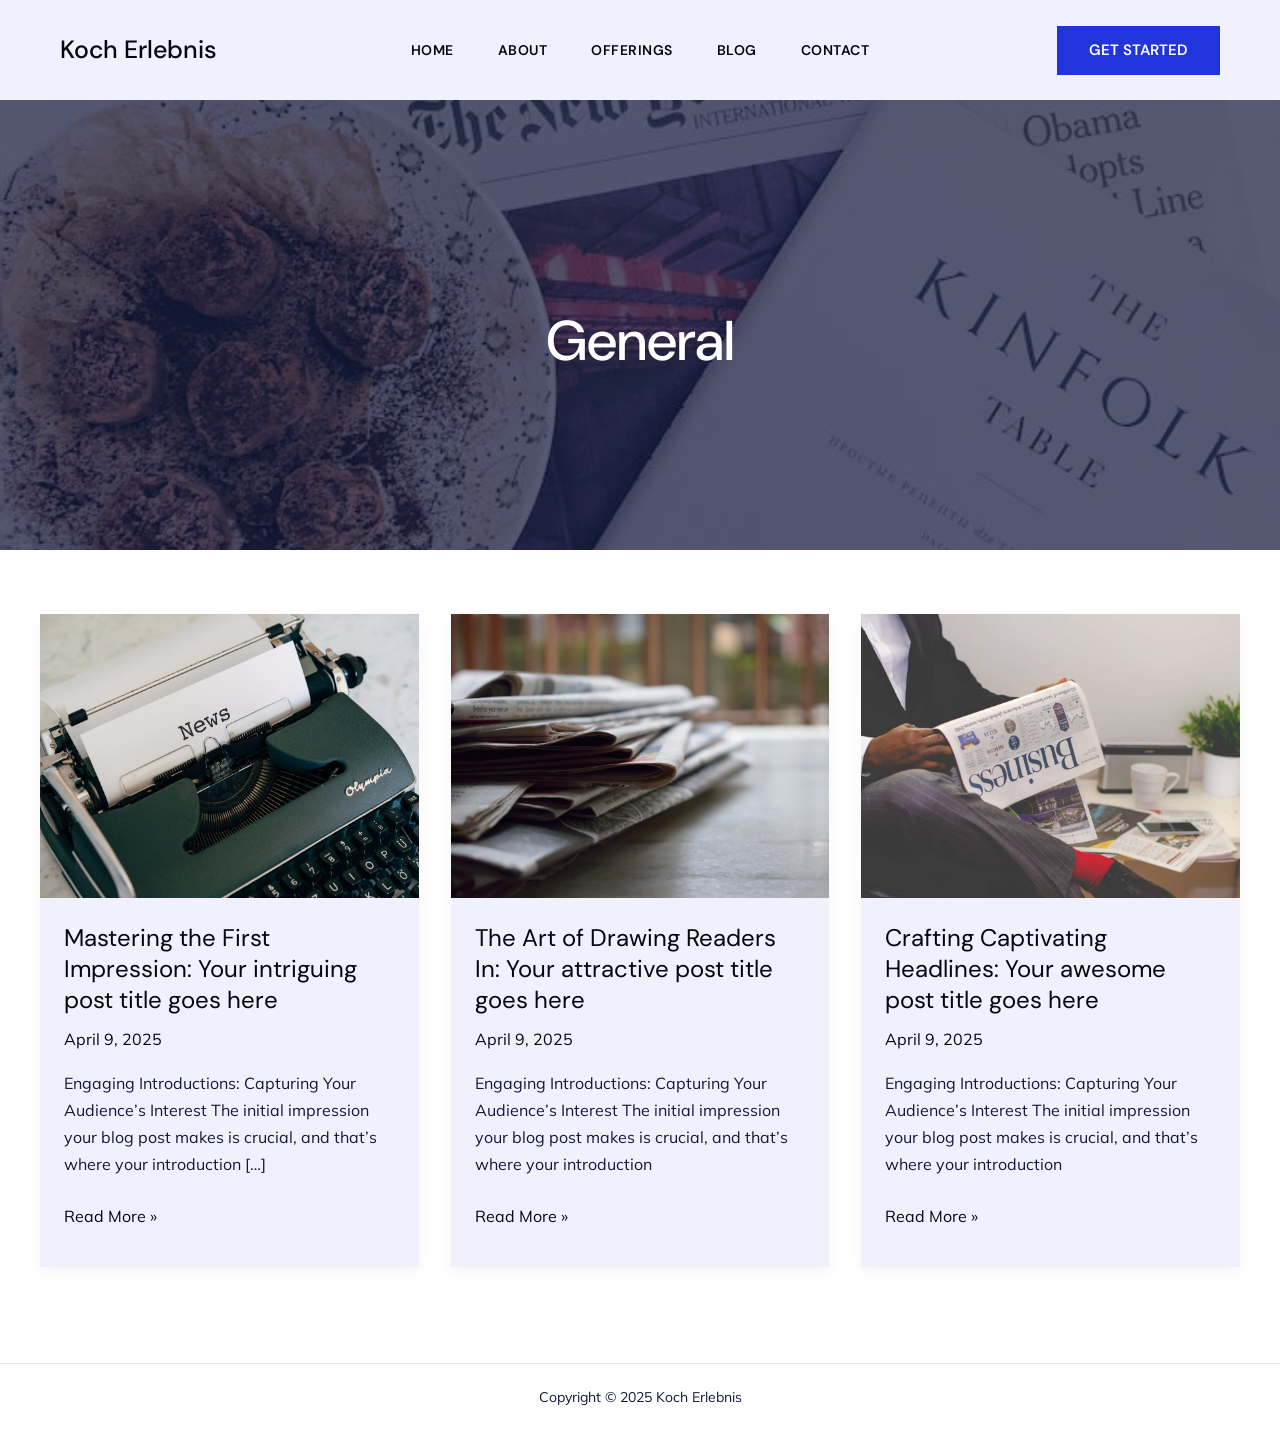
<file: category/general/index.html>
<!DOCTYPE html>
<html lang="en-US">
<head>
<meta charset="UTF-8">
<meta name="viewport" content="width=device-width, initial-scale=1">
	<link rel="profile" href="https://gmpg.org/xfn/11"> 
	<title>General &#8211; Koch Erlebnis</title>
<meta name="robots" content="max-image-preview:large">
	<style>img:is([sizes="auto" i], [sizes^="auto," i]) { contain-intrinsic-size: 3000px 1500px }</style>
	<link rel="dns-prefetch" href="//fonts.googleapis.com">
<link rel="alternate" type="application/rss+xml" title="Koch Erlebnis &raquo; Feed" href="/feed/">
<link rel="alternate" type="application/rss+xml" title="Koch Erlebnis &raquo; Comments Feed" href="/comments/feed/">
<link rel="alternate" type="application/rss+xml" title="Koch Erlebnis &raquo; General Category Feed" href="/category/general/feed/">
<script>
window._wpemojiSettings = {"baseUrl":"https:\/\/s.w.org\/images\/core\/emoji\/15.0.3\/72x72\/","ext":".png","svgUrl":"https:\/\/s.w.org\/images\/core\/emoji\/15.0.3\/svg\/","svgExt":".svg","source":{"concatemoji":"\/wp-includes\/js\/wp-emoji-release.min.js?ver=6.7.2"}};
/*! This file is auto-generated */
!function(i,n){var o,s,e;function c(e){try{var t={supportTests:e,timestamp:(new Date).valueOf()};sessionStorage.setItem(o,JSON.stringify(t))}catch(e){}}function p(e,t,n){e.clearRect(0,0,e.canvas.width,e.canvas.height),e.fillText(t,0,0);var t=new Uint32Array(e.getImageData(0,0,e.canvas.width,e.canvas.height).data),r=(e.clearRect(0,0,e.canvas.width,e.canvas.height),e.fillText(n,0,0),new Uint32Array(e.getImageData(0,0,e.canvas.width,e.canvas.height).data));return t.every(function(e,t){return e===r[t]})}function u(e,t,n){switch(t){case"flag":return n(e,"🏳️‍⚧️","🏳️​⚧️")?!1:!n(e,"🇺🇳","🇺​🇳")&&!n(e,"🏴󠁧󠁢󠁥󠁮󠁧󠁿","🏴​󠁧​󠁢​󠁥​󠁮​󠁧​󠁿");case"emoji":return!n(e,"🐦‍⬛","🐦​⬛")}return!1}function f(e,t,n){var r="undefined"!=typeof WorkerGlobalScope&&self instanceof WorkerGlobalScope?new OffscreenCanvas(300,150):i.createElement("canvas"),a=r.getContext("2d",{willReadFrequently:!0}),o=(a.textBaseline="top",a.font="600 32px Arial",{});return e.forEach(function(e){o[e]=t(a,e,n)}),o}function t(e){var t=i.createElement("script");t.src=e,t.defer=!0,i.head.appendChild(t)}"undefined"!=typeof Promise&&(o="wpEmojiSettingsSupports",s=["flag","emoji"],n.supports={everything:!0,everythingExceptFlag:!0},e=new Promise(function(e){i.addEventListener("DOMContentLoaded",e,{once:!0})}),new Promise(function(t){var n=function(){try{var e=JSON.parse(sessionStorage.getItem(o));if("object"==typeof e&&"number"==typeof e.timestamp&&(new Date).valueOf()<e.timestamp+604800&&"object"==typeof e.supportTests)return e.supportTests}catch(e){}return null}();if(!n){if("undefined"!=typeof Worker&&"undefined"!=typeof OffscreenCanvas&&"undefined"!=typeof URL&&URL.createObjectURL&&"undefined"!=typeof Blob)try{var e="postMessage("+f.toString()+"("+[JSON.stringify(s),u.toString(),p.toString()].join(",")+"));",r=new Blob([e],{type:"text/javascript"}),a=new Worker(URL.createObjectURL(r),{name:"wpTestEmojiSupports"});return void(a.onmessage=function(e){c(n=e.data),a.terminate(),t(n)})}catch(e){}c(n=f(s,u,p))}t(n)}).then(function(e){for(var t in e)n.supports[t]=e[t],n.supports.everything=n.supports.everything&&n.supports[t],"flag"!==t&&(n.supports.everythingExceptFlag=n.supports.everythingExceptFlag&&n.supports[t]);n.supports.everythingExceptFlag=n.supports.everythingExceptFlag&&!n.supports.flag,n.DOMReady=!1,n.readyCallback=function(){n.DOMReady=!0}}).then(function(){return e}).then(function(){var e;n.supports.everything||(n.readyCallback(),(e=n.source||{}).concatemoji?t(e.concatemoji):e.wpemoji&&e.twemoji&&(t(e.twemoji),t(e.wpemoji)))}))}((window,document),window._wpemojiSettings);
</script>
<link rel="stylesheet" id="astra-theme-css-css" href="/wp-content/themes/astra/assets/css/minified/main.min.css?ver=4.9.2" media="all">
<style id="astra-theme-css-inline-css">:root{--ast-post-nav-space:0;--ast-container-default-xlg-padding:3em;--ast-container-default-lg-padding:3em;--ast-container-default-slg-padding:2em;--ast-container-default-md-padding:3em;--ast-container-default-sm-padding:3em;--ast-container-default-xs-padding:2.4em;--ast-container-default-xxs-padding:1.8em;--ast-code-block-background:#ECEFF3;--ast-comment-inputs-background:#F9FAFB;--ast-normal-container-width:1200px;--ast-narrow-container-width:750px;--ast-blog-title-font-weight:normal;--ast-blog-meta-weight:inherit;--ast-global-color-primary:var(--ast-global-color-5);--ast-global-color-secondary:var(--ast-global-color-4);--ast-global-color-alternate-background:var(--ast-global-color-7);--ast-global-color-subtle-background:var(--ast-global-color-6);--ast-bg-style-guide:#F8FAFC;--ast-shadow-style-guide:0px 0px 4px 0 #00000057;--ast-global-dark-bg-style:#fff;--ast-global-dark-lfs:#fbfbfb;--ast-widget-bg-color:#fafafa;--ast-wc-container-head-bg-color:#fbfbfb;--ast-title-layout-bg:#eeeeee;--ast-search-border-color:#e7e7e7;--ast-lifter-hover-bg:#e6e6e6;--ast-gallery-block-color:#000;--srfm-color-input-label:var(--ast-global-color-2);}html{font-size:100%;}a{color:var(--ast-global-color-2);}a:hover,a:focus{color:var(--ast-global-color-1);}body,button,input,select,textarea,.ast-button,.ast-custom-button{font-family:'Mulish',sans-serif;font-weight:400;font-size:16px;font-size:1rem;line-height:var(--ast-body-line-height,1.7em);}blockquote{color:var(--ast-global-color-3);}h1,.entry-content h1,h2,.entry-content h2,h3,.entry-content h3,h4,.entry-content h4,h5,.entry-content h5,h6,.entry-content h6,.site-title,.site-title a{font-family:'DM Sans',sans-serif;font-weight:500;}.ast-site-identity .site-title a{color:var(--ast-global-color-2);}.site-title{font-size:25px;font-size:1.5625rem;display:block;}.site-header .site-description{font-size:15px;font-size:0.9375rem;display:none;}.entry-title{font-size:24px;font-size:1.5rem;}.archive .ast-article-post .ast-article-inner,.blog .ast-article-post .ast-article-inner,.archive .ast-article-post .ast-article-inner:hover,.blog .ast-article-post .ast-article-inner:hover{overflow:hidden;}h1,.entry-content h1{font-size:56px;font-size:3.5rem;font-weight:500;font-family:'DM Sans',sans-serif;line-height:1.2em;}h2,.entry-content h2{font-size:40px;font-size:2.5rem;font-weight:500;font-family:'DM Sans',sans-serif;line-height:1.2em;}h3,.entry-content h3{font-size:24px;font-size:1.5rem;font-weight:500;font-family:'DM Sans',sans-serif;line-height:1.27em;}h4,.entry-content h4{font-size:21px;font-size:1.3125rem;line-height:1.4em;font-weight:500;font-family:'DM Sans',sans-serif;}h5,.entry-content h5{font-size:20px;font-size:1.25rem;line-height:1.5em;font-weight:500;font-family:'DM Sans',sans-serif;}h6,.entry-content h6{font-size:16px;font-size:1rem;line-height:1.4em;font-weight:500;font-family:'DM Sans',sans-serif;text-transform:uppercase;letter-spacing:0.5px;}::selection{background-color:var(--ast-global-color-0);color:#ffffff;}body,h1,.entry-title a,.entry-content h1,h2,.entry-content h2,h3,.entry-content h3,h4,.entry-content h4,h5,.entry-content h5,h6,.entry-content h6{color:var(--ast-global-color-3);}.tagcloud a:hover,.tagcloud a:focus,.tagcloud a.current-item{color:#ffffff;border-color:var(--ast-global-color-2);background-color:var(--ast-global-color-2);}input:focus,input[type="text"]:focus,input[type="email"]:focus,input[type="url"]:focus,input[type="password"]:focus,input[type="reset"]:focus,input[type="search"]:focus,textarea:focus{border-color:var(--ast-global-color-2);}input[type="radio"]:checked,input[type=reset],input[type="checkbox"]:checked,input[type="checkbox"]:hover:checked,input[type="checkbox"]:focus:checked,input[type=range]::-webkit-slider-thumb{border-color:var(--ast-global-color-2);background-color:var(--ast-global-color-2);box-shadow:none;}.site-footer a:hover + .post-count,.site-footer a:focus + .post-count{background:var(--ast-global-color-2);border-color:var(--ast-global-color-2);}.single .nav-links .nav-previous,.single .nav-links .nav-next{color:var(--ast-global-color-2);}.entry-meta,.entry-meta *{line-height:1.45;color:var(--ast-global-color-2);}.entry-meta a:not(.ast-button):hover,.entry-meta a:not(.ast-button):hover *,.entry-meta a:not(.ast-button):focus,.entry-meta a:not(.ast-button):focus *,.page-links > .page-link,.page-links .page-link:hover,.post-navigation a:hover{color:var(--ast-global-color-1);}#cat option,.secondary .calendar_wrap thead a,.secondary .calendar_wrap thead a:visited{color:var(--ast-global-color-2);}.secondary .calendar_wrap #today,.ast-progress-val span{background:var(--ast-global-color-2);}.secondary a:hover + .post-count,.secondary a:focus + .post-count{background:var(--ast-global-color-2);border-color:var(--ast-global-color-2);}.calendar_wrap #today > a{color:#ffffff;}.page-links .page-link,.single .post-navigation a{color:var(--ast-global-color-2);}.ast-search-menu-icon .search-form button.search-submit{padding:0 4px;}.ast-search-menu-icon form.search-form{padding-right:0;}.ast-search-menu-icon.slide-search input.search-field{width:0;}.ast-header-search .ast-search-menu-icon.ast-dropdown-active .search-form,.ast-header-search .ast-search-menu-icon.ast-dropdown-active .search-field:focus{transition:all 0.2s;}.search-form input.search-field:focus{outline:none;}.ast-archive-title{color:var(--ast-global-color-2);}.widget-title,.widget .wp-block-heading{font-size:22px;font-size:1.375rem;color:var(--ast-global-color-2);}.ast-single-post .entry-content a,.ast-comment-content a:not(.ast-comment-edit-reply-wrap a){text-decoration:underline;}.ast-single-post .wp-block-button .wp-block-button__link,.ast-single-post .elementor-widget-button .elementor-button,.ast-single-post .entry-content .uagb-tab a,.ast-single-post .entry-content .uagb-ifb-cta a,.ast-single-post .entry-content .wp-block-uagb-buttons a,.ast-single-post .entry-content .uabb-module-content a,.ast-single-post .entry-content .uagb-post-grid a,.ast-single-post .entry-content .uagb-timeline a,.ast-single-post .entry-content .uagb-toc__wrap a,.ast-single-post .entry-content .uagb-taxomony-box a,.ast-single-post .entry-content .woocommerce a,.entry-content .wp-block-latest-posts > li > a,.ast-single-post .entry-content .wp-block-file__button,li.ast-post-filter-single,.ast-single-post .wp-block-buttons .wp-block-button.is-style-outline .wp-block-button__link,.ast-single-post .ast-comment-content .comment-reply-link,.ast-single-post .ast-comment-content .comment-edit-link{text-decoration:none;}.ast-search-menu-icon.slide-search a:focus-visible:focus-visible,.astra-search-icon:focus-visible,#close:focus-visible,a:focus-visible,.ast-menu-toggle:focus-visible,.site .skip-link:focus-visible,.wp-block-loginout input:focus-visible,.wp-block-search.wp-block-search__button-inside .wp-block-search__inside-wrapper,.ast-header-navigation-arrow:focus-visible,.woocommerce .wc-proceed-to-checkout > .checkout-button:focus-visible,.woocommerce .woocommerce-MyAccount-navigation ul li a:focus-visible,.ast-orders-table__row .ast-orders-table__cell:focus-visible,.woocommerce .woocommerce-order-details .order-again > .button:focus-visible,.woocommerce .woocommerce-message a.button.wc-forward:focus-visible,.woocommerce #minus_qty:focus-visible,.woocommerce #plus_qty:focus-visible,a#ast-apply-coupon:focus-visible,.woocommerce .woocommerce-info a:focus-visible,.woocommerce .astra-shop-summary-wrap a:focus-visible,.woocommerce a.wc-forward:focus-visible,#ast-apply-coupon:focus-visible,.woocommerce-js .woocommerce-mini-cart-item a.remove:focus-visible,#close:focus-visible,.button.search-submit:focus-visible,#search_submit:focus,.normal-search:focus-visible,.ast-header-account-wrap:focus-visible,.woocommerce .ast-on-card-button.ast-quick-view-trigger:focus{outline-style:dotted;outline-color:inherit;outline-width:thin;}input:focus,input[type="text"]:focus,input[type="email"]:focus,input[type="url"]:focus,input[type="password"]:focus,input[type="reset"]:focus,input[type="search"]:focus,input[type="number"]:focus,textarea:focus,.wp-block-search__input:focus,[data-section="section-header-mobile-trigger"] .ast-button-wrap .ast-mobile-menu-trigger-minimal:focus,.ast-mobile-popup-drawer.active .menu-toggle-close:focus,.woocommerce-ordering select.orderby:focus,#ast-scroll-top:focus,#coupon_code:focus,.woocommerce-page #comment:focus,.woocommerce #reviews #respond input#submit:focus,.woocommerce a.add_to_cart_button:focus,.woocommerce .button.single_add_to_cart_button:focus,.woocommerce .woocommerce-cart-form button:focus,.woocommerce .woocommerce-cart-form__cart-item .quantity .qty:focus,.woocommerce .woocommerce-billing-fields .woocommerce-billing-fields__field-wrapper .woocommerce-input-wrapper > .input-text:focus,.woocommerce #order_comments:focus,.woocommerce #place_order:focus,.woocommerce .woocommerce-address-fields .woocommerce-address-fields__field-wrapper .woocommerce-input-wrapper > .input-text:focus,.woocommerce .woocommerce-MyAccount-content form button:focus,.woocommerce .woocommerce-MyAccount-content .woocommerce-EditAccountForm .woocommerce-form-row .woocommerce-Input.input-text:focus,.woocommerce .ast-woocommerce-container .woocommerce-pagination ul.page-numbers li a:focus,body #content .woocommerce form .form-row .select2-container--default .select2-selection--single:focus,#ast-coupon-code:focus,.woocommerce.woocommerce-js .quantity input[type=number]:focus,.woocommerce-js .woocommerce-mini-cart-item .quantity input[type=number]:focus,.woocommerce p#ast-coupon-trigger:focus{border-style:dotted;border-color:inherit;border-width:thin;}input{outline:none;}body .ast-oembed-container *{position:absolute;top:0;width:100%;height:100%;left:0;}body .wp-block-embed-pocket-casts .ast-oembed-container *{position:unset;}.ast-single-post-featured-section + article {margin-top: 2em;}.site-content .ast-single-post-featured-section img {width: 100%;overflow: hidden;object-fit: cover;}.site > .ast-single-related-posts-container {margin-top: 0;}@media (min-width: 922px) {.ast-desktop .ast-container--narrow {max-width: var(--ast-narrow-container-width);margin: 0 auto;}}@media (max-width:921.9px){#ast-desktop-header{display:none;}}@media (min-width:922px){#ast-mobile-header{display:none;}}.wp-block-buttons.aligncenter{justify-content:center;}@media (max-width:921px){.ast-separate-container.ast-single-post.ast-right-sidebar #primary,.ast-separate-container.ast-single-post.ast-left-sidebar #primary,.ast-separate-container.ast-single-post #primary,.ast-plain-container #primary,.ast-narrow-container #primary{margin-top:40px;margin-bottom:20px;}.ast-separate-container.ast-single-post.ast-right-sidebar #primary,.ast-separate-container.ast-single-post.ast-left-sidebar #primary,.ast-separate-container.ast-single-post #primary,.ast-plain-container.ast-single-post #primary,.ast-narrow-container.ast-single-post #primary{margin-top:40px;margin-bottom:20px;}}@media (max-width:544px){.ast-separate-container.ast-single-post.ast-right-sidebar #primary,.ast-separate-container.ast-single-post.ast-left-sidebar #primary,.ast-separate-container.ast-single-post #primary,.ast-plain-container.ast-single-post #primary,.ast-narrow-container.ast-single-post #primary{margin-top:30px;margin-bottom:20px;}}@media (max-width:921px){.ast-separate-container #primary,.ast-narrow-container #primary{padding-top:0px;}}@media (max-width:544px){.ast-separate-container #primary,.ast-narrow-container #primary{padding-top:0px;}}@media (max-width:921px){.ast-separate-container #primary,.ast-narrow-container #primary{padding-bottom:0px;}}@media (max-width:544px){.ast-separate-container #primary,.ast-narrow-container #primary{padding-bottom:0px;}}.wp-block-button.is-style-outline .wp-block-button__link{border-color:var(--ast-global-color-0);border-top-width:2px;border-right-width:2px;border-bottom-width:2px;border-left-width:2px;}div.wp-block-button.is-style-outline > .wp-block-button__link:not(.has-text-color),div.wp-block-button.wp-block-button__link.is-style-outline:not(.has-text-color){color:var(--ast-global-color-0);}.wp-block-button.is-style-outline .wp-block-button__link:hover,.wp-block-buttons .wp-block-button.is-style-outline .wp-block-button__link:focus,.wp-block-buttons .wp-block-button.is-style-outline > .wp-block-button__link:not(.has-text-color):hover,.wp-block-buttons .wp-block-button.wp-block-button__link.is-style-outline:not(.has-text-color):hover{color:#ffffff;background-color:var(--ast-global-color-1);border-color:var(--ast-global-color-1);}.post-page-numbers.current .page-link,.ast-pagination .page-numbers.current{color:#ffffff;border-color:var(--ast-global-color-0);background-color:var(--ast-global-color-0);}.wp-block-button.is-style-outline .wp-block-button__link{border-top-width:2px;border-right-width:2px;border-bottom-width:2px;border-left-width:2px;}.wp-block-buttons .wp-block-button.is-style-outline .wp-block-button__link.wp-element-button,.ast-outline-button,.wp-block-uagb-buttons-child .uagb-buttons-repeater.ast-outline-button{border-color:var(--ast-global-color-0);border-top-width:2px;border-right-width:2px;border-bottom-width:2px;border-left-width:2px;font-family:'DM Sans',sans-serif;font-weight:600;font-size:15px;font-size:0.9375rem;line-height:1em;text-transform:uppercase;padding-top:17px;padding-right:32px;padding-bottom:17px;padding-left:32px;border-top-left-radius:0px;border-top-right-radius:0px;border-bottom-right-radius:0px;border-bottom-left-radius:0px;}.wp-block-buttons .wp-block-button.is-style-outline > .wp-block-button__link:not(.has-text-color),.wp-block-buttons .wp-block-button.wp-block-button__link.is-style-outline:not(.has-text-color),.ast-outline-button{color:var(--ast-global-color-0);}.wp-block-button.is-style-outline .wp-block-button__link:hover,.wp-block-buttons .wp-block-button.is-style-outline .wp-block-button__link:focus,.wp-block-buttons .wp-block-button.is-style-outline > .wp-block-button__link:not(.has-text-color):hover,.wp-block-buttons .wp-block-button.wp-block-button__link.is-style-outline:not(.has-text-color):hover,.ast-outline-button:hover,.ast-outline-button:focus,.wp-block-uagb-buttons-child .uagb-buttons-repeater.ast-outline-button:hover,.wp-block-uagb-buttons-child .uagb-buttons-repeater.ast-outline-button:focus{color:#ffffff;background-color:var(--ast-global-color-1);border-color:var(--ast-global-color-1);}.wp-block-button .wp-block-button__link.wp-element-button.is-style-outline:not(.has-background),.wp-block-button.is-style-outline>.wp-block-button__link.wp-element-button:not(.has-background),.ast-outline-button{background-color:transparent;}@media (max-width:921px){.wp-block-buttons .wp-block-button.is-style-outline .wp-block-button__link.wp-element-button,.ast-outline-button,.wp-block-uagb-buttons-child .uagb-buttons-repeater.ast-outline-button{font-size:14px;font-size:0.875rem;padding-top:15px;padding-right:30px;padding-bottom:15px;padding-left:30px;border-top-left-radius:0px;border-top-right-radius:0px;border-bottom-right-radius:0px;border-bottom-left-radius:0px;}}@media (max-width:544px){.wp-block-buttons .wp-block-button.is-style-outline .wp-block-button__link.wp-element-button,.ast-outline-button,.wp-block-uagb-buttons-child .uagb-buttons-repeater.ast-outline-button{font-size:14px;font-size:0.875rem;padding-top:15px;padding-right:30px;padding-bottom:15px;padding-left:30px;border-top-left-radius:0px;border-top-right-radius:0px;border-bottom-right-radius:0px;border-bottom-left-radius:0px;}}.entry-content[data-ast-blocks-layout] > figure{margin-bottom:1em;}h1.widget-title{font-weight:500;}h2.widget-title{font-weight:500;}h3.widget-title{font-weight:500;}.elementor-widget-container .elementor-loop-container .e-loop-item[data-elementor-type="loop-item"]{width:100%;}#page{display:flex;flex-direction:column;min-height:100vh;}.ast-404-layout-1 h1.page-title{color:var(--ast-global-color-2);}.single .post-navigation a{line-height:1em;height:inherit;}.error-404 .page-sub-title{font-size:1.5rem;font-weight:inherit;}.search .site-content .content-area .search-form{margin-bottom:0;}#page .site-content{flex-grow:1;}.widget{margin-bottom:1.25em;}#secondary li{line-height:1.5em;}#secondary .wp-block-group h2{margin-bottom:0.7em;}#secondary h2{font-size:1.7rem;}.ast-separate-container .ast-article-post,.ast-separate-container .ast-article-single,.ast-separate-container .comment-respond{padding:3em;}.ast-separate-container .ast-article-single .ast-article-single{padding:0;}.ast-article-single .wp-block-post-template-is-layout-grid{padding-left:0;}.ast-separate-container .comments-title,.ast-narrow-container .comments-title{padding:1.5em 2em;}.ast-page-builder-template .comment-form-textarea,.ast-comment-formwrap .ast-grid-common-col{padding:0;}.ast-comment-formwrap{padding:0;display:inline-flex;column-gap:20px;width:100%;margin-left:0;margin-right:0;}.comments-area textarea#comment:focus,.comments-area textarea#comment:active,.comments-area .ast-comment-formwrap input[type="text"]:focus,.comments-area .ast-comment-formwrap input[type="text"]:active {box-shadow:none;outline:none;}.archive.ast-page-builder-template .entry-header{margin-top:2em;}.ast-page-builder-template .ast-comment-formwrap{width:100%;}.entry-title{margin-bottom:0.5em;}.ast-archive-description p{font-size:inherit;font-weight:inherit;line-height:inherit;}.ast-separate-container .ast-comment-list li.depth-1,.hentry{margin-bottom:2em;}@media (min-width:921px){.ast-left-sidebar.ast-page-builder-template #secondary,.archive.ast-right-sidebar.ast-page-builder-template .site-main{padding-left:20px;padding-right:20px;}}@media (max-width:544px){.ast-comment-formwrap.ast-row{column-gap:10px;display:inline-block;}#ast-commentform .ast-grid-common-col{position:relative;width:100%;}}@media (min-width:1201px){.ast-separate-container .ast-article-post,.ast-separate-container .ast-article-single,.ast-separate-container .ast-author-box,.ast-separate-container .ast-404-layout-1,.ast-separate-container .no-results{padding:3em;}}@media (max-width:921px){.ast-separate-container #primary,.ast-separate-container #secondary{padding:1.5em 0;}#primary,#secondary{padding:1.5em 0;margin:0;}.ast-left-sidebar #content > .ast-container{display:flex;flex-direction:column-reverse;width:100%;}}@media (min-width:922px){.ast-separate-container.ast-right-sidebar #primary,.ast-separate-container.ast-left-sidebar #primary{border:0;}.search-no-results.ast-separate-container #primary{margin-bottom:4em;}}.wp-block-button .wp-block-button__link{color:#ffffff;}.wp-block-button .wp-block-button__link:hover,.wp-block-button .wp-block-button__link:focus{color:#ffffff;background-color:var(--ast-global-color-1);border-color:var(--ast-global-color-1);}.elementor-widget-heading h1.elementor-heading-title{line-height:1.2em;}.elementor-widget-heading h2.elementor-heading-title{line-height:1.2em;}.elementor-widget-heading h3.elementor-heading-title{line-height:1.27em;}.elementor-widget-heading h4.elementor-heading-title{line-height:1.4em;}.elementor-widget-heading h5.elementor-heading-title{line-height:1.5em;}.elementor-widget-heading h6.elementor-heading-title{line-height:1.4em;}.wp-block-button .wp-block-button__link,.wp-block-search .wp-block-search__button,body .wp-block-file .wp-block-file__button{border-style:solid;border-top-width:2px;border-right-width:2px;border-left-width:2px;border-bottom-width:2px;border-color:var(--ast-global-color-0);background-color:var(--ast-global-color-0);color:#ffffff;font-family:'DM Sans',sans-serif;font-weight:600;line-height:1em;text-transform:uppercase;font-size:15px;font-size:0.9375rem;border-top-left-radius:0px;border-top-right-radius:0px;border-bottom-right-radius:0px;border-bottom-left-radius:0px;padding-top:17px;padding-right:32px;padding-bottom:17px;padding-left:32px;}@media (max-width:921px){.wp-block-button .wp-block-button__link,.wp-block-search .wp-block-search__button,body .wp-block-file .wp-block-file__button{font-size:14px;font-size:0.875rem;padding-top:15px;padding-right:30px;padding-bottom:15px;padding-left:30px;border-top-left-radius:0px;border-top-right-radius:0px;border-bottom-right-radius:0px;border-bottom-left-radius:0px;}}@media (max-width:544px){.wp-block-button .wp-block-button__link,.wp-block-search .wp-block-search__button,body .wp-block-file .wp-block-file__button{font-size:14px;font-size:0.875rem;padding-top:15px;padding-right:30px;padding-bottom:15px;padding-left:30px;border-top-left-radius:0px;border-top-right-radius:0px;border-bottom-right-radius:0px;border-bottom-left-radius:0px;}}.menu-toggle,button,.ast-button,.ast-custom-button,.button,input#submit,input[type="button"],input[type="submit"],input[type="reset"],form[CLASS*="wp-block-search__"].wp-block-search .wp-block-search__inside-wrapper .wp-block-search__button,body .wp-block-file .wp-block-file__button,.search .search-submit,.woocommerce-js a.button,.woocommerce button.button,.woocommerce .woocommerce-message a.button,.woocommerce #respond input#submit.alt,.woocommerce input.button.alt,.woocommerce input.button,.woocommerce input.button:disabled,.woocommerce input.button:disabled[disabled],.woocommerce input.button:disabled:hover,.woocommerce input.button:disabled[disabled]:hover,.woocommerce #respond input#submit,.woocommerce button.button.alt.disabled,.wc-block-grid__products .wc-block-grid__product .wp-block-button__link,.wc-block-grid__product-onsale,[CLASS*="wc-block"] button,.woocommerce-js .astra-cart-drawer .astra-cart-drawer-content .woocommerce-mini-cart__buttons .button:not(.checkout):not(.ast-continue-shopping),.woocommerce-js .astra-cart-drawer .astra-cart-drawer-content .woocommerce-mini-cart__buttons a.checkout,.woocommerce button.button.alt.disabled.wc-variation-selection-needed,[CLASS*="wc-block"] .wc-block-components-button{border-style:solid;border-top-width:2px;border-right-width:2px;border-left-width:2px;border-bottom-width:2px;color:#ffffff;border-color:var(--ast-global-color-0);background-color:var(--ast-global-color-0);padding-top:17px;padding-right:32px;padding-bottom:17px;padding-left:32px;font-family:'DM Sans',sans-serif;font-weight:600;font-size:15px;font-size:0.9375rem;line-height:1em;text-transform:uppercase;border-top-left-radius:0px;border-top-right-radius:0px;border-bottom-right-radius:0px;border-bottom-left-radius:0px;}button:focus,.menu-toggle:hover,button:hover,.ast-button:hover,.ast-custom-button:hover .button:hover,.ast-custom-button:hover ,input[type=reset]:hover,input[type=reset]:focus,input#submit:hover,input#submit:focus,input[type="button"]:hover,input[type="button"]:focus,input[type="submit"]:hover,input[type="submit"]:focus,form[CLASS*="wp-block-search__"].wp-block-search .wp-block-search__inside-wrapper .wp-block-search__button:hover,form[CLASS*="wp-block-search__"].wp-block-search .wp-block-search__inside-wrapper .wp-block-search__button:focus,body .wp-block-file .wp-block-file__button:hover,body .wp-block-file .wp-block-file__button:focus,.woocommerce-js a.button:hover,.woocommerce button.button:hover,.woocommerce .woocommerce-message a.button:hover,.woocommerce #respond input#submit:hover,.woocommerce #respond input#submit.alt:hover,.woocommerce input.button.alt:hover,.woocommerce input.button:hover,.woocommerce button.button.alt.disabled:hover,.wc-block-grid__products .wc-block-grid__product .wp-block-button__link:hover,[CLASS*="wc-block"] button:hover,.woocommerce-js .astra-cart-drawer .astra-cart-drawer-content .woocommerce-mini-cart__buttons .button:not(.checkout):not(.ast-continue-shopping):hover,.woocommerce-js .astra-cart-drawer .astra-cart-drawer-content .woocommerce-mini-cart__buttons a.checkout:hover,.woocommerce button.button.alt.disabled.wc-variation-selection-needed:hover,[CLASS*="wc-block"] .wc-block-components-button:hover,[CLASS*="wc-block"] .wc-block-components-button:focus{color:#ffffff;background-color:var(--ast-global-color-1);border-color:var(--ast-global-color-1);}form[CLASS*="wp-block-search__"].wp-block-search .wp-block-search__inside-wrapper .wp-block-search__button.has-icon{padding-top:calc(17px - 3px);padding-right:calc(32px - 3px);padding-bottom:calc(17px - 3px);padding-left:calc(32px - 3px);}@media (max-width:921px){.menu-toggle,button,.ast-button,.ast-custom-button,.button,input#submit,input[type="button"],input[type="submit"],input[type="reset"],form[CLASS*="wp-block-search__"].wp-block-search .wp-block-search__inside-wrapper .wp-block-search__button,body .wp-block-file .wp-block-file__button,.search .search-submit,.woocommerce-js a.button,.woocommerce button.button,.woocommerce .woocommerce-message a.button,.woocommerce #respond input#submit.alt,.woocommerce input.button.alt,.woocommerce input.button,.woocommerce input.button:disabled,.woocommerce input.button:disabled[disabled],.woocommerce input.button:disabled:hover,.woocommerce input.button:disabled[disabled]:hover,.woocommerce #respond input#submit,.woocommerce button.button.alt.disabled,.wc-block-grid__products .wc-block-grid__product .wp-block-button__link,.wc-block-grid__product-onsale,[CLASS*="wc-block"] button,.woocommerce-js .astra-cart-drawer .astra-cart-drawer-content .woocommerce-mini-cart__buttons .button:not(.checkout):not(.ast-continue-shopping),.woocommerce-js .astra-cart-drawer .astra-cart-drawer-content .woocommerce-mini-cart__buttons a.checkout,.woocommerce button.button.alt.disabled.wc-variation-selection-needed,[CLASS*="wc-block"] .wc-block-components-button{padding-top:15px;padding-right:30px;padding-bottom:15px;padding-left:30px;font-size:14px;font-size:0.875rem;border-top-left-radius:0px;border-top-right-radius:0px;border-bottom-right-radius:0px;border-bottom-left-radius:0px;}}@media (max-width:544px){.menu-toggle,button,.ast-button,.ast-custom-button,.button,input#submit,input[type="button"],input[type="submit"],input[type="reset"],form[CLASS*="wp-block-search__"].wp-block-search .wp-block-search__inside-wrapper .wp-block-search__button,body .wp-block-file .wp-block-file__button,.search .search-submit,.woocommerce-js a.button,.woocommerce button.button,.woocommerce .woocommerce-message a.button,.woocommerce #respond input#submit.alt,.woocommerce input.button.alt,.woocommerce input.button,.woocommerce input.button:disabled,.woocommerce input.button:disabled[disabled],.woocommerce input.button:disabled:hover,.woocommerce input.button:disabled[disabled]:hover,.woocommerce #respond input#submit,.woocommerce button.button.alt.disabled,.wc-block-grid__products .wc-block-grid__product .wp-block-button__link,.wc-block-grid__product-onsale,[CLASS*="wc-block"] button,.woocommerce-js .astra-cart-drawer .astra-cart-drawer-content .woocommerce-mini-cart__buttons .button:not(.checkout):not(.ast-continue-shopping),.woocommerce-js .astra-cart-drawer .astra-cart-drawer-content .woocommerce-mini-cart__buttons a.checkout,.woocommerce button.button.alt.disabled.wc-variation-selection-needed,[CLASS*="wc-block"] .wc-block-components-button{padding-top:15px;padding-right:30px;padding-bottom:15px;padding-left:30px;font-size:14px;font-size:0.875rem;border-top-left-radius:0px;border-top-right-radius:0px;border-bottom-right-radius:0px;border-bottom-left-radius:0px;}}@media (max-width:921px){.menu-toggle,button,.ast-button,.button,input#submit,input[type="button"],input[type="submit"],input[type="reset"]{font-size:14px;font-size:0.875rem;}.ast-mobile-header-stack .main-header-bar .ast-search-menu-icon{display:inline-block;}.ast-header-break-point.ast-header-custom-item-outside .ast-mobile-header-stack .main-header-bar .ast-search-icon{margin:0;}.ast-comment-avatar-wrap img{max-width:2.5em;}.ast-comment-meta{padding:0 1.8888em 1.3333em;}.ast-separate-container .ast-comment-list li.depth-1{padding:1.5em 2.14em;}.ast-separate-container .comment-respond{padding:2em 2.14em;}}@media (min-width:544px){.ast-container{max-width:100%;}}@media (max-width:544px){.ast-separate-container .ast-article-post,.ast-separate-container .ast-article-single,.ast-separate-container .comments-title,.ast-separate-container .ast-archive-description{padding:1.5em 1em;}.ast-separate-container #content .ast-container{padding-left:0.54em;padding-right:0.54em;}.ast-separate-container .ast-comment-list .bypostauthor{padding:.5em;}.ast-search-menu-icon.ast-dropdown-active .search-field{width:170px;}.menu-toggle,button,.ast-button,.button,input#submit,input[type="button"],input[type="submit"],input[type="reset"]{font-size:14px;font-size:0.875rem;}} #ast-mobile-header .ast-site-header-cart-li a{pointer-events:none;}.ast-separate-container{background-color:var(--ast-global-color-5);background-image:none;}@media (max-width:921px){.widget-title{font-size:20px;font-size:1.4285714285714rem;}body,button,input,select,textarea,.ast-button,.ast-custom-button{font-size:14px;font-size:0.875rem;}#secondary,#secondary button,#secondary input,#secondary select,#secondary textarea{font-size:14px;font-size:0.875rem;}.site-title{font-size:23px;font-size:1.4375rem;display:block;}.site-header .site-description{display:none;}.entry-title{font-size:22px;font-size:1.375rem;}h1,.entry-content h1{font-size:48px;}h2,.entry-content h2{font-size:36px;}h3,.entry-content h3{font-size:24px;}h4,.entry-content h4{font-size:21px;font-size:1.3125rem;}h5,.entry-content h5{font-size:18px;font-size:1.125rem;}h6,.entry-content h6{font-size:14px;font-size:0.875rem;}body,.ast-separate-container{background-color:var(--ast-global-color-5);background-image:none;}}@media (max-width:544px){.widget-title{font-size:20px;font-size:1.4285714285714rem;}body,button,input,select,textarea,.ast-button,.ast-custom-button{font-size:14px;font-size:0.875rem;}#secondary,#secondary button,#secondary input,#secondary select,#secondary textarea{font-size:14px;font-size:0.875rem;}.site-title{font-size:20px;font-size:1.25rem;display:block;}.site-header .site-description{display:none;}.entry-title{font-size:20px;font-size:1.25rem;}h1,.entry-content h1{font-size:38px;}h2,.entry-content h2{font-size:32px;}h3,.entry-content h3{font-size:24px;}h4,.entry-content h4{font-size:21px;font-size:1.3125rem;}h5,.entry-content h5{font-size:18px;font-size:1.125rem;}h6,.entry-content h6{font-size:14px;font-size:0.875rem;}body,.ast-separate-container{background-color:var(--ast-global-color-5);background-image:none;}}@media (max-width:544px){html{font-size:100%;}}@media (min-width:922px){.ast-container{max-width:1240px;}}@media (min-width:922px){.site-content .ast-container{display:flex;}}@media (max-width:921px){.site-content .ast-container{flex-direction:column;}}.ast-blog-layout-4-grid .ast-article-post{width:33.33%;margin-bottom:2em;border-bottom:0;background-color:transparent;}.ast-blog-layout-4-grid .ast-article-inner .wp-post-image{width:100%;}.ast-article-inner{padding:1.5em;}.ast-blog-layout-4-grid .ast-row{display:flex;flex-wrap:wrap;flex-flow:row wrap;align-items:stretch;}.ast-separate-container .ast-blog-layout-4-grid .ast-article-post{padding:0 1em 0;}.ast-separate-container.ast-desktop .ast-blog-layout-4-grid .ast-row{margin-left:-1em;margin-right:-1em;}.ast-blog-layout-4-grid .ast-article-inner{box-shadow:0px 6px 15px -2px rgba(16,24,40,0.05);}.ast-separate-container .ast-blog-layout-4-grid .ast-article-inner,.ast-plain-container .ast-blog-layout-4-grid .ast-article-inner{height:100%;}.ast-row .blog-layout-4 .post-content,.blog-layout-4 .post-thumb{padding-left:0;padding-right:0;}.ast-article-post.remove-featured-img-padding .blog-layout-4 .post-content .ast-blog-featured-section:first-child .post-thumb-img-content{margin-top:-1.5em;}.ast-article-post.remove-featured-img-padding .blog-layout-4 .post-content .ast-blog-featured-section .post-thumb-img-content{margin-left:-1.5em;margin-right:-1.5em;}@media (max-width:921px){.ast-blog-layout-4-grid .ast-article-post{width:100%;}}.ast-blog-layout-6-grid .ast-blog-featured-section:before { content: ""; }.ast-article-post .post-thumb-img-content img{aspect-ratio:4/3;width:100%;}.ast-article-post .post-thumb-img-content img{object-fit:cover;}.ast-article-post .post-thumb-img-content{overflow:hidden;}.ast-article-post .post-thumb-img-content img{transform:scale(1);transition:transform .5s ease;}.ast-article-post:hover .post-thumb-img-content img{transform:scale(1.1);}.cat-links.badge a,.tags-links.badge a {padding: 4px 8px;border-radius: 3px;font-weight: 400;}.cat-links.underline a,.tags-links.underline a{text-decoration: underline;}@media (min-width:922px){.main-header-menu .sub-menu .menu-item.ast-left-align-sub-menu:hover > .sub-menu,.main-header-menu .sub-menu .menu-item.ast-left-align-sub-menu.focus > .sub-menu{margin-left:-0px;}}.entry-content li > p{margin-bottom:0;}.site .comments-area{padding-top:2em;padding-bottom:3em;}.wp-block-file {display: flex;align-items: center;flex-wrap: wrap;justify-content: space-between;}.wp-block-pullquote {border: none;}.wp-block-pullquote blockquote::before {content: "\201D";font-family: "Helvetica",sans-serif;display: flex;transform: rotate( 180deg );font-size: 6rem;font-style: normal;line-height: 1;font-weight: bold;align-items: center;justify-content: center;}.has-text-align-right > blockquote::before {justify-content: flex-start;}.has-text-align-left > blockquote::before {justify-content: flex-end;}figure.wp-block-pullquote.is-style-solid-color blockquote {max-width: 100%;text-align: inherit;}:root {--wp--custom--ast-default-block-top-padding: 100px;--wp--custom--ast-default-block-right-padding: 80px;--wp--custom--ast-default-block-bottom-padding: 100px;--wp--custom--ast-default-block-left-padding: 80px;--wp--custom--ast-container-width: 1200px;--wp--custom--ast-content-width-size: 1200px;--wp--custom--ast-wide-width-size: calc(1200px + var(--wp--custom--ast-default-block-left-padding) + var(--wp--custom--ast-default-block-right-padding));}.ast-narrow-container {--wp--custom--ast-content-width-size: 750px;--wp--custom--ast-wide-width-size: 750px;}@media(max-width: 921px) {:root {--wp--custom--ast-default-block-top-padding: 50px;--wp--custom--ast-default-block-right-padding: 50px;--wp--custom--ast-default-block-bottom-padding: 50px;--wp--custom--ast-default-block-left-padding: 50px;}}@media(max-width: 544px) {:root {--wp--custom--ast-default-block-top-padding: 50px;--wp--custom--ast-default-block-right-padding: 30px;--wp--custom--ast-default-block-bottom-padding: 50px;--wp--custom--ast-default-block-left-padding: 30px;}}.entry-content > .wp-block-group,.entry-content > .wp-block-cover,.entry-content > .wp-block-columns {padding-top: var(--wp--custom--ast-default-block-top-padding);padding-right: var(--wp--custom--ast-default-block-right-padding);padding-bottom: var(--wp--custom--ast-default-block-bottom-padding);padding-left: var(--wp--custom--ast-default-block-left-padding);}.ast-plain-container.ast-no-sidebar .entry-content > .alignfull,.ast-page-builder-template .ast-no-sidebar .entry-content > .alignfull {margin-left: calc( -50vw + 50%);margin-right: calc( -50vw + 50%);max-width: 100vw;width: 100vw;}.ast-plain-container.ast-no-sidebar .entry-content .alignfull .alignfull,.ast-page-builder-template.ast-no-sidebar .entry-content .alignfull .alignfull,.ast-plain-container.ast-no-sidebar .entry-content .alignfull .alignwide,.ast-page-builder-template.ast-no-sidebar .entry-content .alignfull .alignwide,.ast-plain-container.ast-no-sidebar .entry-content .alignwide .alignfull,.ast-page-builder-template.ast-no-sidebar .entry-content .alignwide .alignfull,.ast-plain-container.ast-no-sidebar .entry-content .alignwide .alignwide,.ast-page-builder-template.ast-no-sidebar .entry-content .alignwide .alignwide,.ast-plain-container.ast-no-sidebar .entry-content .wp-block-column .alignfull,.ast-page-builder-template.ast-no-sidebar .entry-content .wp-block-column .alignfull,.ast-plain-container.ast-no-sidebar .entry-content .wp-block-column .alignwide,.ast-page-builder-template.ast-no-sidebar .entry-content .wp-block-column .alignwide {margin-left: auto;margin-right: auto;width: 100%;}[data-ast-blocks-layout] .wp-block-separator:not(.is-style-dots) {height: 0;}[data-ast-blocks-layout] .wp-block-separator {margin: 20px auto;}[data-ast-blocks-layout] .wp-block-separator:not(.is-style-wide):not(.is-style-dots) {max-width: 100px;}[data-ast-blocks-layout] .wp-block-separator.has-background {padding: 0;}.entry-content[data-ast-blocks-layout] > * {max-width: var(--wp--custom--ast-content-width-size);margin-left: auto;margin-right: auto;}.entry-content[data-ast-blocks-layout] > .alignwide {max-width: var(--wp--custom--ast-wide-width-size);}.entry-content[data-ast-blocks-layout] .alignfull {max-width: none;}.entry-content .wp-block-columns {margin-bottom: 0;}blockquote {margin: 1.5em;border-color: rgba(0,0,0,0.05);}.wp-block-quote:not(.has-text-align-right):not(.has-text-align-center) {border-left: 5px solid rgba(0,0,0,0.05);}.has-text-align-right > blockquote,blockquote.has-text-align-right {border-right: 5px solid rgba(0,0,0,0.05);}.has-text-align-left > blockquote,blockquote.has-text-align-left {border-left: 5px solid rgba(0,0,0,0.05);}.wp-block-site-tagline,.wp-block-latest-posts .read-more {margin-top: 15px;}.wp-block-loginout p label {display: block;}.wp-block-loginout p:not(.login-remember):not(.login-submit) input {width: 100%;}.wp-block-loginout input:focus {border-color: transparent;}.wp-block-loginout input:focus {outline: thin dotted;}.entry-content .wp-block-media-text .wp-block-media-text__content {padding: 0 0 0 8%;}.entry-content .wp-block-media-text.has-media-on-the-right .wp-block-media-text__content {padding: 0 8% 0 0;}.entry-content .wp-block-media-text.has-background .wp-block-media-text__content {padding: 8%;}.entry-content .wp-block-cover:not([class*="background-color"]):not(.has-text-color.has-link-color) .wp-block-cover__inner-container,.entry-content .wp-block-cover:not([class*="background-color"]) .wp-block-cover-image-text,.entry-content .wp-block-cover:not([class*="background-color"]) .wp-block-cover-text,.entry-content .wp-block-cover-image:not([class*="background-color"]) .wp-block-cover__inner-container,.entry-content .wp-block-cover-image:not([class*="background-color"]) .wp-block-cover-image-text,.entry-content .wp-block-cover-image:not([class*="background-color"]) .wp-block-cover-text {color: var(--ast-global-color-primary,var(--ast-global-color-5));}.wp-block-loginout .login-remember input {width: 1.1rem;height: 1.1rem;margin: 0 5px 4px 0;vertical-align: middle;}.wp-block-latest-posts > li > *:first-child,.wp-block-latest-posts:not(.is-grid) > li:first-child {margin-top: 0;}.entry-content > .wp-block-buttons,.entry-content > .wp-block-uagb-buttons {margin-bottom: 1.5em;}.wp-block-search__inside-wrapper .wp-block-search__input {padding: 0 10px;color: var(--ast-global-color-3);background: var(--ast-global-color-primary,var(--ast-global-color-5));border-color: var(--ast-border-color);}.wp-block-latest-posts .read-more {margin-bottom: 1.5em;}.wp-block-search__no-button .wp-block-search__inside-wrapper .wp-block-search__input {padding-top: 5px;padding-bottom: 5px;}.wp-block-latest-posts .wp-block-latest-posts__post-date,.wp-block-latest-posts .wp-block-latest-posts__post-author {font-size: 1rem;}.wp-block-latest-posts > li > *,.wp-block-latest-posts:not(.is-grid) > li {margin-top: 12px;margin-bottom: 12px;}.ast-page-builder-template .entry-content[data-ast-blocks-layout] > *,.ast-page-builder-template .entry-content[data-ast-blocks-layout] > .alignfull:not(.wp-block-group):not(.uagb-is-root-container) > * {max-width: none;}.ast-page-builder-template .entry-content[data-ast-blocks-layout] > .alignwide:not(.uagb-is-root-container) > * {max-width: var(--wp--custom--ast-wide-width-size);}.ast-page-builder-template .entry-content[data-ast-blocks-layout] > .inherit-container-width > *,.ast-page-builder-template .entry-content[data-ast-blocks-layout] > *:not(.wp-block-group):not(.uagb-is-root-container) > *,.entry-content[data-ast-blocks-layout] > .wp-block-cover .wp-block-cover__inner-container {max-width: var(--wp--custom--ast-content-width-size) ;margin-left: auto;margin-right: auto;}.entry-content[data-ast-blocks-layout] .wp-block-cover:not(.alignleft):not(.alignright) {width: auto;}@media(max-width: 1200px) {.ast-separate-container .entry-content > .alignfull,.ast-separate-container .entry-content[data-ast-blocks-layout] > .alignwide,.ast-plain-container .entry-content[data-ast-blocks-layout] > .alignwide,.ast-plain-container .entry-content .alignfull {margin-left: calc(-1 * min(var(--ast-container-default-xlg-padding),20px)) ;margin-right: calc(-1 * min(var(--ast-container-default-xlg-padding),20px));}}@media(min-width: 1201px) {.ast-separate-container .entry-content > .alignfull {margin-left: calc(-1 * var(--ast-container-default-xlg-padding) );margin-right: calc(-1 * var(--ast-container-default-xlg-padding) );}.ast-separate-container .entry-content[data-ast-blocks-layout] > .alignwide,.ast-plain-container .entry-content[data-ast-blocks-layout] > .alignwide {margin-left: calc(-1 * var(--wp--custom--ast-default-block-left-padding) );margin-right: calc(-1 * var(--wp--custom--ast-default-block-right-padding) );}}@media(min-width: 921px) {.ast-separate-container .entry-content .wp-block-group.alignwide:not(.inherit-container-width) > :where(:not(.alignleft):not(.alignright)),.ast-plain-container .entry-content .wp-block-group.alignwide:not(.inherit-container-width) > :where(:not(.alignleft):not(.alignright)) {max-width: calc( var(--wp--custom--ast-content-width-size) + 80px );}.ast-plain-container.ast-right-sidebar .entry-content[data-ast-blocks-layout] .alignfull,.ast-plain-container.ast-left-sidebar .entry-content[data-ast-blocks-layout] .alignfull {margin-left: -60px;margin-right: -60px;}}@media(min-width: 544px) {.entry-content > .alignleft {margin-right: 20px;}.entry-content > .alignright {margin-left: 20px;}}@media (max-width:544px){.wp-block-columns .wp-block-column:not(:last-child){margin-bottom:20px;}.wp-block-latest-posts{margin:0;}}@media( max-width: 600px ) {.entry-content .wp-block-media-text .wp-block-media-text__content,.entry-content .wp-block-media-text.has-media-on-the-right .wp-block-media-text__content {padding: 8% 0 0;}.entry-content .wp-block-media-text.has-background .wp-block-media-text__content {padding: 8%;}}.ast-narrow-container .site-content .wp-block-uagb-image--align-full .wp-block-uagb-image__figure {max-width: 100%;margin-left: auto;margin-right: auto;}.entry-content ul,.entry-content ol {padding: revert;margin: revert;}:root .has-ast-global-color-0-color{color:var(--ast-global-color-0);}:root .has-ast-global-color-0-background-color{background-color:var(--ast-global-color-0);}:root .wp-block-button .has-ast-global-color-0-color{color:var(--ast-global-color-0);}:root .wp-block-button .has-ast-global-color-0-background-color{background-color:var(--ast-global-color-0);}:root .has-ast-global-color-1-color{color:var(--ast-global-color-1);}:root .has-ast-global-color-1-background-color{background-color:var(--ast-global-color-1);}:root .wp-block-button .has-ast-global-color-1-color{color:var(--ast-global-color-1);}:root .wp-block-button .has-ast-global-color-1-background-color{background-color:var(--ast-global-color-1);}:root .has-ast-global-color-2-color{color:var(--ast-global-color-2);}:root .has-ast-global-color-2-background-color{background-color:var(--ast-global-color-2);}:root .wp-block-button .has-ast-global-color-2-color{color:var(--ast-global-color-2);}:root .wp-block-button .has-ast-global-color-2-background-color{background-color:var(--ast-global-color-2);}:root .has-ast-global-color-3-color{color:var(--ast-global-color-3);}:root .has-ast-global-color-3-background-color{background-color:var(--ast-global-color-3);}:root .wp-block-button .has-ast-global-color-3-color{color:var(--ast-global-color-3);}:root .wp-block-button .has-ast-global-color-3-background-color{background-color:var(--ast-global-color-3);}:root .has-ast-global-color-4-color{color:var(--ast-global-color-4);}:root .has-ast-global-color-4-background-color{background-color:var(--ast-global-color-4);}:root .wp-block-button .has-ast-global-color-4-color{color:var(--ast-global-color-4);}:root .wp-block-button .has-ast-global-color-4-background-color{background-color:var(--ast-global-color-4);}:root .has-ast-global-color-5-color{color:var(--ast-global-color-5);}:root .has-ast-global-color-5-background-color{background-color:var(--ast-global-color-5);}:root .wp-block-button .has-ast-global-color-5-color{color:var(--ast-global-color-5);}:root .wp-block-button .has-ast-global-color-5-background-color{background-color:var(--ast-global-color-5);}:root .has-ast-global-color-6-color{color:var(--ast-global-color-6);}:root .has-ast-global-color-6-background-color{background-color:var(--ast-global-color-6);}:root .wp-block-button .has-ast-global-color-6-color{color:var(--ast-global-color-6);}:root .wp-block-button .has-ast-global-color-6-background-color{background-color:var(--ast-global-color-6);}:root .has-ast-global-color-7-color{color:var(--ast-global-color-7);}:root .has-ast-global-color-7-background-color{background-color:var(--ast-global-color-7);}:root .wp-block-button .has-ast-global-color-7-color{color:var(--ast-global-color-7);}:root .wp-block-button .has-ast-global-color-7-background-color{background-color:var(--ast-global-color-7);}:root .has-ast-global-color-8-color{color:var(--ast-global-color-8);}:root .has-ast-global-color-8-background-color{background-color:var(--ast-global-color-8);}:root .wp-block-button .has-ast-global-color-8-color{color:var(--ast-global-color-8);}:root .wp-block-button .has-ast-global-color-8-background-color{background-color:var(--ast-global-color-8);}:root{--ast-global-color-0:#2235DD;--ast-global-color-1:#1a2bc6;--ast-global-color-2:#05060F;--ast-global-color-3:#131739;--ast-global-color-4:#f0f1fd;--ast-global-color-5:#FFFFFF;--ast-global-color-6:#E4E7FD;--ast-global-color-7:#131739;--ast-global-color-8:#222222;}:root {--ast-border-color : var(--ast-global-color-6);}.ast-archive-entry-banner {-js-display: flex;display: flex;flex-direction: column;justify-content: center;text-align: center;position: relative;background: var(--ast-title-layout-bg);}.ast-archive-entry-banner[data-banner-width-type="custom"] {margin: 0 auto;width: 100%;}.ast-archive-entry-banner[data-banner-layout="layout-1"] {background: inherit;padding: 20px 0;text-align: left;}.ast-archive-entry-banner[data-post-type="post"]{text-align:center;justify-content:center;min-height:450px;padding-top:3em;padding-right:3em;padding-bottom:1em;padding-left:3em;}.ast-archive-entry-banner[data-post-type="post"] .ast-container{width:100%;}.ast-archive-entry-banner[data-post-type="post"] .ast-container h1{color:#ffffff;font-weight:500;font-size:56px;font-size:3.5rem;line-height:1.2em;}.ast-page-builder-template .ast-archive-entry-banner[data-post-type="post"] .ast-container{max-width:100%;}.ast-narrow-container .ast-archive-entry-banner[data-post-type="post"] .ast-container{max-width:750px;}.ast-archive-entry-banner[data-post-type="post"] .ast-container > *:not(:last-child){margin-bottom:20px;}.ast-archive-entry-banner[data-post-type="post"] .ast-container > *:last-child{margin-bottom:0;}.ast-archive-entry-banner[data-post-type="post"][data-banner-background-type="custom"]{background-image:linear-gradient(to right,rgba(19,23,57,0.7),rgba(19,23,57,0.7)),url(/wp-content/uploads/2025/04/table-food-book-newspaper-159652.jpeg);background-repeat:no-repeat;background-position:center center;background-size:cover;background-attachment:scroll;}@media (min-width:922px){.ast-narrow-container .ast-archive-entry-banner[data-post-type="post"] .ast-container{max-width:750px;padding-left:0;padding-right:0;}}@media (max-width:921px){.ast-archive-entry-banner[data-post-type="post"]{padding-top:2em;padding-right:2em;padding-bottom:2em;padding-left:2em;margin-bottom:20px;}.ast-archive-entry-banner[data-post-type="post"] .ast-container{padding-left:0;padding-right:0;}.ast-archive-entry-banner[data-post-type="post"] .ast-container h1{font-size:48px;font-size:3rem;}}@media (max-width:544px){.ast-archive-entry-banner[data-post-type="post"]{padding-top:2em;padding-right:2em;padding-bottom:2em;padding-left:2em;margin-bottom:20px;}.ast-archive-entry-banner[data-post-type="post"] .ast-container h1{font-size:28px;font-size:1.75rem;}}.ast-breadcrumbs .trail-browse,.ast-breadcrumbs .trail-items,.ast-breadcrumbs .trail-items li{display:inline-block;margin:0;padding:0;border:none;background:inherit;text-indent:0;text-decoration:none;}.ast-breadcrumbs .trail-browse{font-size:inherit;font-style:inherit;font-weight:inherit;color:inherit;}.ast-breadcrumbs .trail-items{list-style:none;}.trail-items li::after{padding:0 0.3em;content:"\00bb";}.trail-items li:last-of-type::after{display:none;}h1,.entry-content h1,h2,.entry-content h2,h3,.entry-content h3,h4,.entry-content h4,h5,.entry-content h5,h6,.entry-content h6{color:var(--ast-global-color-2);}.entry-title a{color:var(--ast-global-color-2);}@media (max-width:921px){.ast-builder-grid-row-container.ast-builder-grid-row-tablet-3-firstrow .ast-builder-grid-row > *:first-child,.ast-builder-grid-row-container.ast-builder-grid-row-tablet-3-lastrow .ast-builder-grid-row > *:last-child{grid-column:1 / -1;}}@media (max-width:544px){.ast-builder-grid-row-container.ast-builder-grid-row-mobile-3-firstrow .ast-builder-grid-row > *:first-child,.ast-builder-grid-row-container.ast-builder-grid-row-mobile-3-lastrow .ast-builder-grid-row > *:last-child{grid-column:1 / -1;}}.ast-builder-layout-element[data-section="title_tagline"]{display:flex;}@media (max-width:921px){.ast-header-break-point .ast-builder-layout-element[data-section="title_tagline"]{display:flex;}}@media (max-width:544px){.ast-header-break-point .ast-builder-layout-element[data-section="title_tagline"]{display:flex;}}[data-section*="section-hb-button-"] .menu-link{display:none;}.ast-header-button-1[data-section*="section-hb-button-"] .ast-builder-button-wrap .ast-custom-button{font-family:'DM Sans',sans-serif;font-weight:600;font-size:15px;font-size:0.9375rem;line-height:1em;}.ast-header-button-1 .ast-custom-button{color:#ffffff;background:var(--ast-global-color-0);border-color:var(--ast-global-color-0);border-top-width:2px;border-bottom-width:2px;border-left-width:2px;border-right-width:2px;border-top-left-radius:0px;border-top-right-radius:0px;border-bottom-right-radius:0px;border-bottom-left-radius:0px;}.ast-header-button-1 .ast-custom-button:hover{color:#ffffff;background:var(--ast-global-color-1);border-color:var(--ast-global-color-1);}.ast-header-button-1[data-section*="section-hb-button-"] .ast-builder-button-wrap .ast-custom-button{padding-top:15px;padding-bottom:15px;padding-left:30px;padding-right:30px;}.ast-header-button-1[data-section="section-hb-button-1"]{display:flex;}@media (max-width:921px){.ast-header-break-point .ast-header-button-1[data-section="section-hb-button-1"]{display:flex;}}@media (max-width:544px){.ast-header-break-point .ast-header-button-1[data-section="section-hb-button-1"]{display:flex;}}.ast-builder-menu-1{font-family:'DM Sans',sans-serif;font-weight:600;text-transform:uppercase;}.ast-builder-menu-1 .menu-item > .menu-link{line-height:1em;font-size:14px;font-size:0.875rem;color:var(--ast-global-color-2);padding-left:22px;padding-right:22px;letter-spacing:0.5px;}.ast-builder-menu-1 .menu-item > .ast-menu-toggle{color:var(--ast-global-color-2);}.ast-builder-menu-1 .menu-item:hover > .menu-link,.ast-builder-menu-1 .inline-on-mobile .menu-item:hover > .ast-menu-toggle{color:var(--ast-global-color-3);}.ast-builder-menu-1 .menu-item:hover > .ast-menu-toggle{color:var(--ast-global-color-3);}.ast-builder-menu-1 .menu-item.current-menu-item > .menu-link,.ast-builder-menu-1 .inline-on-mobile .menu-item.current-menu-item > .ast-menu-toggle,.ast-builder-menu-1 .current-menu-ancestor > .menu-link{color:var(--ast-global-color-3);}.ast-builder-menu-1 .menu-item.current-menu-item > .ast-menu-toggle{color:var(--ast-global-color-3);}.ast-builder-menu-1 .sub-menu,.ast-builder-menu-1 .inline-on-mobile .sub-menu{border-top-width:2px;border-bottom-width:0px;border-right-width:0px;border-left-width:0px;border-color:var(--ast-global-color-0);border-style:solid;}.ast-builder-menu-1 .sub-menu .sub-menu{top:-2px;}.ast-builder-menu-1 .main-header-menu > .menu-item > .sub-menu,.ast-builder-menu-1 .main-header-menu > .menu-item > .astra-full-megamenu-wrapper{margin-top:0px;}.ast-desktop .ast-builder-menu-1 .main-header-menu > .menu-item > .sub-menu:before,.ast-desktop .ast-builder-menu-1 .main-header-menu > .menu-item > .astra-full-megamenu-wrapper:before{height:calc( 0px + 2px + 5px );}.ast-builder-menu-1 .menu-item.menu-item-has-children > .ast-menu-toggle{right:calc( 22px - 0.907em );}.ast-desktop .ast-builder-menu-1 .menu-item .sub-menu .menu-link{border-style:none;}@media (max-width:921px){.ast-header-break-point .ast-builder-menu-1 .menu-item.menu-item-has-children > .ast-menu-toggle{top:0;}.ast-builder-menu-1 .inline-on-mobile .menu-item.menu-item-has-children > .ast-menu-toggle{right:-15px;}.ast-builder-menu-1 .menu-item-has-children > .menu-link:after{content:unset;}.ast-builder-menu-1 .main-header-menu > .menu-item > .sub-menu,.ast-builder-menu-1 .main-header-menu > .menu-item > .astra-full-megamenu-wrapper{margin-top:0;}}@media (max-width:544px){.ast-header-break-point .ast-builder-menu-1 .menu-item.menu-item-has-children > .ast-menu-toggle{top:0;}.ast-builder-menu-1 .main-header-menu > .menu-item > .sub-menu,.ast-builder-menu-1 .main-header-menu > .menu-item > .astra-full-megamenu-wrapper{margin-top:0;}}.ast-builder-menu-1{display:flex;}@media (max-width:921px){.ast-header-break-point .ast-builder-menu-1{display:flex;}}@media (max-width:544px){.ast-header-break-point .ast-builder-menu-1{display:flex;}}.site-below-footer-wrap{padding-top:20px;padding-bottom:20px;}.site-below-footer-wrap[data-section="section-below-footer-builder"]{background-color:var(--ast-global-color-5);background-image:none;min-height:30px;border-style:solid;border-width:0px;border-top-width:1px;border-top-color:var(--ast-global-color-6);}.site-below-footer-wrap[data-section="section-below-footer-builder"] .ast-builder-grid-row{max-width:1200px;min-height:30px;margin-left:auto;margin-right:auto;}.site-below-footer-wrap[data-section="section-below-footer-builder"] .ast-builder-grid-row,.site-below-footer-wrap[data-section="section-below-footer-builder"] .site-footer-section{align-items:flex-start;}.site-below-footer-wrap[data-section="section-below-footer-builder"].ast-footer-row-inline .site-footer-section{display:flex;margin-bottom:0;}.ast-builder-grid-row-full .ast-builder-grid-row{grid-template-columns:1fr;}@media (max-width:921px){.site-below-footer-wrap[data-section="section-below-footer-builder"].ast-footer-row-tablet-inline .site-footer-section{display:flex;margin-bottom:0;}.site-below-footer-wrap[data-section="section-below-footer-builder"].ast-footer-row-tablet-stack .site-footer-section{display:block;margin-bottom:10px;}.ast-builder-grid-row-container.ast-builder-grid-row-tablet-full .ast-builder-grid-row{grid-template-columns:1fr;}}@media (max-width:544px){.site-below-footer-wrap[data-section="section-below-footer-builder"].ast-footer-row-mobile-inline .site-footer-section{display:flex;margin-bottom:0;}.site-below-footer-wrap[data-section="section-below-footer-builder"].ast-footer-row-mobile-stack .site-footer-section{display:block;margin-bottom:10px;}.ast-builder-grid-row-container.ast-builder-grid-row-mobile-full .ast-builder-grid-row{grid-template-columns:1fr;}}.site-below-footer-wrap[data-section="section-below-footer-builder"]{padding-left:40px;padding-right:40px;}@media (max-width:921px){.site-below-footer-wrap[data-section="section-below-footer-builder"]{padding-left:32px;padding-right:32px;}}@media (max-width:544px){.site-below-footer-wrap[data-section="section-below-footer-builder"]{padding-left:24px;padding-right:24px;}}.site-below-footer-wrap[data-section="section-below-footer-builder"]{display:grid;}@media (max-width:921px){.ast-header-break-point .site-below-footer-wrap[data-section="section-below-footer-builder"]{display:grid;}}@media (max-width:544px){.ast-header-break-point .site-below-footer-wrap[data-section="section-below-footer-builder"]{display:grid;}}.ast-footer-copyright{text-align:center;}.ast-footer-copyright {color:var(--ast-global-color-3);}@media (max-width:921px){.ast-footer-copyright{text-align:center;}}@media (max-width:544px){.ast-footer-copyright{text-align:center;}}.ast-footer-copyright {font-size:14px;font-size:0.875rem;}.ast-footer-copyright.ast-builder-layout-element{display:flex;}@media (max-width:921px){.ast-header-break-point .ast-footer-copyright.ast-builder-layout-element{display:flex;}}@media (max-width:544px){.ast-header-break-point .ast-footer-copyright.ast-builder-layout-element{display:flex;}}.footer-widget-area.widget-area.site-footer-focus-item{width:auto;}.ast-footer-row-inline .footer-widget-area.widget-area.site-footer-focus-item{width:100%;}.elementor-posts-container [CLASS*="ast-width-"]{width:100%;}.elementor-template-full-width .ast-container{display:block;}.elementor-screen-only,.screen-reader-text,.screen-reader-text span,.ui-helper-hidden-accessible{top:0 !important;}@media (max-width:544px){.elementor-element .elementor-wc-products .woocommerce[class*="columns-"] ul.products li.product{width:auto;margin:0;}.elementor-element .woocommerce .woocommerce-result-count{float:none;}}.ast-header-break-point .main-header-bar{border-bottom-width:1px;}@media (min-width:922px){.main-header-bar{border-bottom-width:1px;}}.main-header-menu .menu-item, #astra-footer-menu .menu-item, .main-header-bar .ast-masthead-custom-menu-items{-js-display:flex;display:flex;-webkit-box-pack:center;-webkit-justify-content:center;-moz-box-pack:center;-ms-flex-pack:center;justify-content:center;-webkit-box-orient:vertical;-webkit-box-direction:normal;-webkit-flex-direction:column;-moz-box-orient:vertical;-moz-box-direction:normal;-ms-flex-direction:column;flex-direction:column;}.main-header-menu > .menu-item > .menu-link, #astra-footer-menu > .menu-item > .menu-link{height:100%;-webkit-box-align:center;-webkit-align-items:center;-moz-box-align:center;-ms-flex-align:center;align-items:center;-js-display:flex;display:flex;}.ast-header-break-point .main-navigation ul .menu-item .menu-link .icon-arrow:first-of-type svg{top:.2em;margin-top:0px;margin-left:0px;width:.65em;transform:translate(0, -2px) rotateZ(270deg);}.ast-mobile-popup-content .ast-submenu-expanded > .ast-menu-toggle{transform:rotateX(180deg);overflow-y:auto;}@media (min-width:922px){.ast-builder-menu .main-navigation > ul > li:last-child a{margin-right:0;}}.ast-separate-container .ast-article-inner{background-color:var(--ast-global-color-4);background-image:none;}@media (max-width:921px){.ast-separate-container .ast-article-inner{background-color:var(--ast-global-color-4);background-image:none;}}@media (max-width:544px){.ast-separate-container .ast-article-inner{background-color:var(--ast-global-color-4);background-image:none;}}.ast-separate-container .ast-article-single:not(.ast-related-post), .woocommerce.ast-separate-container .ast-woocommerce-container, .ast-separate-container .error-404, .ast-separate-container .no-results, .single.ast-separate-container .site-main .ast-author-meta, .ast-separate-container .related-posts-title-wrapper,.ast-separate-container .comments-count-wrapper, .ast-box-layout.ast-plain-container .site-content,.ast-padded-layout.ast-plain-container .site-content, .ast-separate-container .ast-archive-description, .ast-separate-container .comments-area .comment-respond, .ast-separate-container .comments-area .ast-comment-list li, .ast-separate-container .comments-area .comments-title{background-color:var(--ast-global-color-4);background-image:none;}@media (max-width:921px){.ast-separate-container .ast-article-single:not(.ast-related-post), .woocommerce.ast-separate-container .ast-woocommerce-container, .ast-separate-container .error-404, .ast-separate-container .no-results, .single.ast-separate-container .site-main .ast-author-meta, .ast-separate-container .related-posts-title-wrapper,.ast-separate-container .comments-count-wrapper, .ast-box-layout.ast-plain-container .site-content,.ast-padded-layout.ast-plain-container .site-content, .ast-separate-container .ast-archive-description{background-color:var(--ast-global-color-4);background-image:none;}}@media (max-width:544px){.ast-separate-container .ast-article-single:not(.ast-related-post), .woocommerce.ast-separate-container .ast-woocommerce-container, .ast-separate-container .error-404, .ast-separate-container .no-results, .single.ast-separate-container .site-main .ast-author-meta, .ast-separate-container .related-posts-title-wrapper,.ast-separate-container .comments-count-wrapper, .ast-box-layout.ast-plain-container .site-content,.ast-padded-layout.ast-plain-container .site-content, .ast-separate-container .ast-archive-description{background-color:var(--ast-global-color-4);background-image:none;}}.ast-separate-container.ast-two-container #secondary .widget{background-color:var(--ast-global-color-4);background-image:none;}@media (max-width:921px){.ast-separate-container.ast-two-container #secondary .widget{background-color:var(--ast-global-color-4);background-image:none;}}@media (max-width:544px){.ast-separate-container.ast-two-container #secondary .widget{background-color:var(--ast-global-color-4);background-image:none;}}.ast-plain-container, .ast-page-builder-template{background-color:var(--ast-global-color-4);background-image:none;}@media (max-width:921px){.ast-plain-container, .ast-page-builder-template{background-color:var(--ast-global-color-4);background-image:none;}}@media (max-width:544px){.ast-plain-container, .ast-page-builder-template{background-color:var(--ast-global-color-4);background-image:none;}}
		#ast-scroll-top {
			display: none;
			position: fixed;
			text-align: center;
			cursor: pointer;
			z-index: 99;
			width: 2.1em;
			height: 2.1em;
			line-height: 2.1;
			color: #ffffff;
			border-radius: 2px;
			content: "";
			outline: inherit;
		}
		@media (min-width: 769px) {
			#ast-scroll-top {
				content: "769";
			}
		}
		#ast-scroll-top .ast-icon.icon-arrow svg {
			margin-left: 0px;
			vertical-align: middle;
			transform: translate(0, -20%) rotate(180deg);
			width: 1.6em;
		}
		.ast-scroll-to-top-right {
			right: 30px;
			bottom: 30px;
		}
		.ast-scroll-to-top-left {
			left: 30px;
			bottom: 30px;
		}
	#ast-scroll-top{background-color:var(--ast-global-color-2);font-size:15px;}@media (max-width:921px){#ast-scroll-top .ast-icon.icon-arrow svg{width:1em;}}.ast-mobile-header-content > *,.ast-desktop-header-content > * {padding: 10px 0;height: auto;}.ast-mobile-header-content > *:first-child,.ast-desktop-header-content > *:first-child {padding-top: 10px;}.ast-mobile-header-content > .ast-builder-menu,.ast-desktop-header-content > .ast-builder-menu {padding-top: 0;}.ast-mobile-header-content > *:last-child,.ast-desktop-header-content > *:last-child {padding-bottom: 0;}.ast-mobile-header-content .ast-search-menu-icon.ast-inline-search label,.ast-desktop-header-content .ast-search-menu-icon.ast-inline-search label {width: 100%;}.ast-desktop-header-content .main-header-bar-navigation .ast-submenu-expanded > .ast-menu-toggle::before {transform: rotateX(180deg);}#ast-desktop-header .ast-desktop-header-content,.ast-mobile-header-content .ast-search-icon,.ast-desktop-header-content .ast-search-icon,.ast-mobile-header-wrap .ast-mobile-header-content,.ast-main-header-nav-open.ast-popup-nav-open .ast-mobile-header-wrap .ast-mobile-header-content,.ast-main-header-nav-open.ast-popup-nav-open .ast-desktop-header-content {display: none;}.ast-main-header-nav-open.ast-header-break-point #ast-desktop-header .ast-desktop-header-content,.ast-main-header-nav-open.ast-header-break-point .ast-mobile-header-wrap .ast-mobile-header-content {display: block;}.ast-desktop .ast-desktop-header-content .astra-menu-animation-slide-up > .menu-item > .sub-menu,.ast-desktop .ast-desktop-header-content .astra-menu-animation-slide-up > .menu-item .menu-item > .sub-menu,.ast-desktop .ast-desktop-header-content .astra-menu-animation-slide-down > .menu-item > .sub-menu,.ast-desktop .ast-desktop-header-content .astra-menu-animation-slide-down > .menu-item .menu-item > .sub-menu,.ast-desktop .ast-desktop-header-content .astra-menu-animation-fade > .menu-item > .sub-menu,.ast-desktop .ast-desktop-header-content .astra-menu-animation-fade > .menu-item .menu-item > .sub-menu {opacity: 1;visibility: visible;}.ast-hfb-header.ast-default-menu-enable.ast-header-break-point .ast-mobile-header-wrap .ast-mobile-header-content .main-header-bar-navigation {width: unset;margin: unset;}.ast-mobile-header-content.content-align-flex-end .main-header-bar-navigation .menu-item-has-children > .ast-menu-toggle,.ast-desktop-header-content.content-align-flex-end .main-header-bar-navigation .menu-item-has-children > .ast-menu-toggle {left: calc( 20px - 0.907em);right: auto;}.ast-mobile-header-content .ast-search-menu-icon,.ast-mobile-header-content .ast-search-menu-icon.slide-search,.ast-desktop-header-content .ast-search-menu-icon,.ast-desktop-header-content .ast-search-menu-icon.slide-search {width: 100%;position: relative;display: block;right: auto;transform: none;}.ast-mobile-header-content .ast-search-menu-icon.slide-search .search-form,.ast-mobile-header-content .ast-search-menu-icon .search-form,.ast-desktop-header-content .ast-search-menu-icon.slide-search .search-form,.ast-desktop-header-content .ast-search-menu-icon .search-form {right: 0;visibility: visible;opacity: 1;position: relative;top: auto;transform: none;padding: 0;display: block;overflow: hidden;}.ast-mobile-header-content .ast-search-menu-icon.ast-inline-search .search-field,.ast-mobile-header-content .ast-search-menu-icon .search-field,.ast-desktop-header-content .ast-search-menu-icon.ast-inline-search .search-field,.ast-desktop-header-content .ast-search-menu-icon .search-field {width: 100%;padding-right: 5.5em;}.ast-mobile-header-content .ast-search-menu-icon .search-submit,.ast-desktop-header-content .ast-search-menu-icon .search-submit {display: block;position: absolute;height: 100%;top: 0;right: 0;padding: 0 1em;border-radius: 0;}.ast-hfb-header.ast-default-menu-enable.ast-header-break-point .ast-mobile-header-wrap .ast-mobile-header-content .main-header-bar-navigation ul .sub-menu .menu-link {padding-left: 30px;}.ast-hfb-header.ast-default-menu-enable.ast-header-break-point .ast-mobile-header-wrap .ast-mobile-header-content .main-header-bar-navigation .sub-menu .menu-item .menu-item .menu-link {padding-left: 40px;}.ast-mobile-popup-drawer.active .ast-mobile-popup-inner{background-color:#ffffff;;}.ast-mobile-header-wrap .ast-mobile-header-content, .ast-desktop-header-content{background-color:#ffffff;;}.ast-mobile-popup-content > *, .ast-mobile-header-content > *, .ast-desktop-popup-content > *, .ast-desktop-header-content > *{padding-top:0px;padding-bottom:0px;}.content-align-flex-start .ast-builder-layout-element{justify-content:flex-start;}.content-align-flex-start .main-header-menu{text-align:left;}.ast-mobile-popup-drawer.active .menu-toggle-close{color:#3a3a3a;}.ast-mobile-header-wrap .ast-primary-header-bar,.ast-primary-header-bar .site-primary-header-wrap{min-height:100px;}.ast-desktop .ast-primary-header-bar .main-header-menu > .menu-item{line-height:100px;}.ast-header-break-point #masthead .ast-mobile-header-wrap .ast-primary-header-bar,.ast-header-break-point #masthead .ast-mobile-header-wrap .ast-below-header-bar,.ast-header-break-point #masthead .ast-mobile-header-wrap .ast-above-header-bar{padding-left:20px;padding-right:20px;}.ast-header-break-point .ast-primary-header-bar{border-bottom-width:0px;border-bottom-color:#eaeaea;border-bottom-style:solid;}@media (min-width:922px){.ast-primary-header-bar{border-bottom-width:0px;border-bottom-color:#eaeaea;border-bottom-style:solid;}}.ast-primary-header-bar{background-color:var(--ast-global-color-4);background-image:none;}@media (max-width:921px){.ast-mobile-header-wrap .ast-primary-header-bar,.ast-primary-header-bar .site-primary-header-wrap{min-height:80px;}}@media (max-width:544px){.ast-mobile-header-wrap .ast-primary-header-bar ,.ast-primary-header-bar .site-primary-header-wrap{min-height:80px;}}.ast-desktop .ast-primary-header-bar.main-header-bar, .ast-header-break-point #masthead .ast-primary-header-bar.main-header-bar{padding-left:40px;padding-right:40px;}@media (max-width:921px){.ast-desktop .ast-primary-header-bar.main-header-bar, .ast-header-break-point #masthead .ast-primary-header-bar.main-header-bar{padding-left:32px;padding-right:32px;}}@media (max-width:544px){.ast-desktop .ast-primary-header-bar.main-header-bar, .ast-header-break-point #masthead .ast-primary-header-bar.main-header-bar{padding-left:24px;padding-right:24px;}}.ast-primary-header-bar{display:block;}@media (max-width:921px){.ast-header-break-point .ast-primary-header-bar{display:grid;}}@media (max-width:544px){.ast-header-break-point .ast-primary-header-bar{display:grid;}}[data-section="section-header-mobile-trigger"] .ast-button-wrap .ast-mobile-menu-trigger-outline{background:transparent;color:var(--ast-global-color-2);border-top-width:1px;border-bottom-width:1px;border-right-width:1px;border-left-width:1px;border-style:solid;border-color:var(--ast-global-color-2);border-top-left-radius:2px;border-top-right-radius:2px;border-bottom-right-radius:2px;border-bottom-left-radius:2px;}[data-section="section-header-mobile-trigger"] .ast-button-wrap .mobile-menu-toggle-icon .ast-mobile-svg{width:20px;height:20px;fill:var(--ast-global-color-2);}[data-section="section-header-mobile-trigger"] .ast-button-wrap .mobile-menu-wrap .mobile-menu{color:var(--ast-global-color-2);}.ast-builder-menu-mobile .main-navigation .menu-item > .menu-link{line-height:1.7em;}.ast-builder-menu-mobile .main-navigation .menu-item.menu-item-has-children > .ast-menu-toggle{top:0;}.ast-builder-menu-mobile .main-navigation .menu-item-has-children > .menu-link:after{content:unset;}.ast-hfb-header .ast-builder-menu-mobile .main-navigation .main-header-menu, .ast-hfb-header .ast-builder-menu-mobile .main-navigation .main-header-menu, .ast-hfb-header .ast-mobile-header-content .ast-builder-menu-mobile .main-navigation .main-header-menu, .ast-hfb-header .ast-mobile-popup-content .ast-builder-menu-mobile .main-navigation .main-header-menu{border-top-width:1px;border-color:#eaeaea;}.ast-hfb-header .ast-builder-menu-mobile .main-navigation .menu-item .sub-menu .menu-link, .ast-hfb-header .ast-builder-menu-mobile .main-navigation .menu-item .menu-link, .ast-hfb-header .ast-builder-menu-mobile .main-navigation .menu-item .sub-menu .menu-link, .ast-hfb-header .ast-builder-menu-mobile .main-navigation .menu-item .menu-link, .ast-hfb-header .ast-mobile-header-content .ast-builder-menu-mobile .main-navigation .menu-item .sub-menu .menu-link, .ast-hfb-header .ast-mobile-header-content .ast-builder-menu-mobile .main-navigation .menu-item .menu-link, .ast-hfb-header .ast-mobile-popup-content .ast-builder-menu-mobile .main-navigation .menu-item .sub-menu .menu-link, .ast-hfb-header .ast-mobile-popup-content .ast-builder-menu-mobile .main-navigation .menu-item .menu-link{border-bottom-width:1px;border-color:#eaeaea;border-style:solid;}.ast-builder-menu-mobile .main-navigation .menu-item.menu-item-has-children > .ast-menu-toggle{top:0;}@media (max-width:921px){.ast-builder-menu-mobile .main-navigation .main-header-menu .menu-item > .menu-link{color:var(--ast-global-color-2);padding-top:10px;padding-bottom:10px;padding-left:32px;padding-right:32px;}.ast-builder-menu-mobile .main-navigation .main-header-menu .menu-item > .ast-menu-toggle{color:var(--ast-global-color-2);}.ast-builder-menu-mobile .main-navigation .main-header-menu .menu-item:hover > .menu-link, .ast-builder-menu-mobile .main-navigation .inline-on-mobile .menu-item:hover > .ast-menu-toggle{color:var(--ast-global-color-2);}.ast-builder-menu-mobile .main-navigation .menu-item:hover > .ast-menu-toggle{color:var(--ast-global-color-2);}.ast-builder-menu-mobile .main-navigation .menu-item.current-menu-item > .menu-link, .ast-builder-menu-mobile .main-navigation .inline-on-mobile .menu-item.current-menu-item > .ast-menu-toggle, .ast-builder-menu-mobile .main-navigation .menu-item.current-menu-ancestor > .menu-link, .ast-builder-menu-mobile .main-navigation .menu-item.current-menu-ancestor > .ast-menu-toggle{color:var(--ast-global-color-0);}.ast-builder-menu-mobile .main-navigation .menu-item.current-menu-item > .ast-menu-toggle{color:var(--ast-global-color-0);}.ast-builder-menu-mobile .main-navigation .menu-item.menu-item-has-children > .ast-menu-toggle{top:10px;right:calc( 32px - 0.907em );}.ast-builder-menu-mobile .main-navigation .menu-item-has-children > .menu-link:after{content:unset;}.ast-builder-menu-mobile .main-navigation .main-header-menu , .ast-builder-menu-mobile .main-navigation .main-header-menu .menu-link, .ast-builder-menu-mobile .main-navigation .main-header-menu .sub-menu{background-color:var(--ast-global-color-5);background-image:none;}}@media (max-width:544px){.ast-builder-menu-mobile .main-navigation .main-header-menu .menu-item > .menu-link{padding-left:24px;padding-right:24px;}.ast-builder-menu-mobile .main-navigation .menu-item.menu-item-has-children > .ast-menu-toggle{top:10px;right:calc( 24px - 0.907em );}}.ast-builder-menu-mobile .main-navigation{display:block;}@media (max-width:921px){.ast-header-break-point .ast-builder-menu-mobile .main-navigation{display:block;}}@media (max-width:544px){.ast-header-break-point .ast-builder-menu-mobile .main-navigation{display:block;}}:root{--e-global-color-astglobalcolor0:#2235DD;--e-global-color-astglobalcolor1:#1a2bc6;--e-global-color-astglobalcolor2:#05060F;--e-global-color-astglobalcolor3:#131739;--e-global-color-astglobalcolor4:#f0f1fd;--e-global-color-astglobalcolor5:#FFFFFF;--e-global-color-astglobalcolor6:#E4E7FD;--e-global-color-astglobalcolor7:#131739;--e-global-color-astglobalcolor8:#222222;}</style>
<link rel="stylesheet" id="astra-google-fonts-css" href="https://fonts.googleapis.com/css?family=Mulish%3A400%2C600%7CDM+Sans%3A500%2C600&#038;display=fallback&#038;ver=4.9.2" media="all">
<style id="wp-emoji-styles-inline-css">img.wp-smiley, img.emoji {
		display: inline !important;
		border: none !important;
		box-shadow: none !important;
		height: 1em !important;
		width: 1em !important;
		margin: 0 0.07em !important;
		vertical-align: -0.1em !important;
		background: none !important;
		padding: 0 !important;
	}</style>
<link rel="stylesheet" id="wp-block-library-css" href="/wp-includes/css/dist/block-library/style.min.css?ver=6.7.2" media="all">
<style id="global-styles-inline-css">:root{--wp--preset--aspect-ratio--square: 1;--wp--preset--aspect-ratio--4-3: 4/3;--wp--preset--aspect-ratio--3-4: 3/4;--wp--preset--aspect-ratio--3-2: 3/2;--wp--preset--aspect-ratio--2-3: 2/3;--wp--preset--aspect-ratio--16-9: 16/9;--wp--preset--aspect-ratio--9-16: 9/16;--wp--preset--color--black: #000000;--wp--preset--color--cyan-bluish-gray: #abb8c3;--wp--preset--color--white: #ffffff;--wp--preset--color--pale-pink: #f78da7;--wp--preset--color--vivid-red: #cf2e2e;--wp--preset--color--luminous-vivid-orange: #ff6900;--wp--preset--color--luminous-vivid-amber: #fcb900;--wp--preset--color--light-green-cyan: #7bdcb5;--wp--preset--color--vivid-green-cyan: #00d084;--wp--preset--color--pale-cyan-blue: #8ed1fc;--wp--preset--color--vivid-cyan-blue: #0693e3;--wp--preset--color--vivid-purple: #9b51e0;--wp--preset--color--ast-global-color-0: var(--ast-global-color-0);--wp--preset--color--ast-global-color-1: var(--ast-global-color-1);--wp--preset--color--ast-global-color-2: var(--ast-global-color-2);--wp--preset--color--ast-global-color-3: var(--ast-global-color-3);--wp--preset--color--ast-global-color-4: var(--ast-global-color-4);--wp--preset--color--ast-global-color-5: var(--ast-global-color-5);--wp--preset--color--ast-global-color-6: var(--ast-global-color-6);--wp--preset--color--ast-global-color-7: var(--ast-global-color-7);--wp--preset--color--ast-global-color-8: var(--ast-global-color-8);--wp--preset--gradient--vivid-cyan-blue-to-vivid-purple: linear-gradient(135deg,rgba(6,147,227,1) 0%,rgb(155,81,224) 100%);--wp--preset--gradient--light-green-cyan-to-vivid-green-cyan: linear-gradient(135deg,rgb(122,220,180) 0%,rgb(0,208,130) 100%);--wp--preset--gradient--luminous-vivid-amber-to-luminous-vivid-orange: linear-gradient(135deg,rgba(252,185,0,1) 0%,rgba(255,105,0,1) 100%);--wp--preset--gradient--luminous-vivid-orange-to-vivid-red: linear-gradient(135deg,rgba(255,105,0,1) 0%,rgb(207,46,46) 100%);--wp--preset--gradient--very-light-gray-to-cyan-bluish-gray: linear-gradient(135deg,rgb(238,238,238) 0%,rgb(169,184,195) 100%);--wp--preset--gradient--cool-to-warm-spectrum: linear-gradient(135deg,rgb(74,234,220) 0%,rgb(151,120,209) 20%,rgb(207,42,186) 40%,rgb(238,44,130) 60%,rgb(251,105,98) 80%,rgb(254,248,76) 100%);--wp--preset--gradient--blush-light-purple: linear-gradient(135deg,rgb(255,206,236) 0%,rgb(152,150,240) 100%);--wp--preset--gradient--blush-bordeaux: linear-gradient(135deg,rgb(254,205,165) 0%,rgb(254,45,45) 50%,rgb(107,0,62) 100%);--wp--preset--gradient--luminous-dusk: linear-gradient(135deg,rgb(255,203,112) 0%,rgb(199,81,192) 50%,rgb(65,88,208) 100%);--wp--preset--gradient--pale-ocean: linear-gradient(135deg,rgb(255,245,203) 0%,rgb(182,227,212) 50%,rgb(51,167,181) 100%);--wp--preset--gradient--electric-grass: linear-gradient(135deg,rgb(202,248,128) 0%,rgb(113,206,126) 100%);--wp--preset--gradient--midnight: linear-gradient(135deg,rgb(2,3,129) 0%,rgb(40,116,252) 100%);--wp--preset--font-size--small: 13px;--wp--preset--font-size--medium: 20px;--wp--preset--font-size--large: 36px;--wp--preset--font-size--x-large: 42px;--wp--preset--spacing--20: 0.44rem;--wp--preset--spacing--30: 0.67rem;--wp--preset--spacing--40: 1rem;--wp--preset--spacing--50: 1.5rem;--wp--preset--spacing--60: 2.25rem;--wp--preset--spacing--70: 3.38rem;--wp--preset--spacing--80: 5.06rem;--wp--preset--shadow--natural: 6px 6px 9px rgba(0, 0, 0, 0.2);--wp--preset--shadow--deep: 12px 12px 50px rgba(0, 0, 0, 0.4);--wp--preset--shadow--sharp: 6px 6px 0px rgba(0, 0, 0, 0.2);--wp--preset--shadow--outlined: 6px 6px 0px -3px rgba(255, 255, 255, 1), 6px 6px rgba(0, 0, 0, 1);--wp--preset--shadow--crisp: 6px 6px 0px rgba(0, 0, 0, 1);}:root { --wp--style--global--content-size: var(--wp--custom--ast-content-width-size);--wp--style--global--wide-size: var(--wp--custom--ast-wide-width-size); }:where(body) { margin: 0; }.wp-site-blocks > .alignleft { float: left; margin-right: 2em; }.wp-site-blocks > .alignright { float: right; margin-left: 2em; }.wp-site-blocks > .aligncenter { justify-content: center; margin-left: auto; margin-right: auto; }:where(.wp-site-blocks) > * { margin-block-start: 24px; margin-block-end: 0; }:where(.wp-site-blocks) > :first-child { margin-block-start: 0; }:where(.wp-site-blocks) > :last-child { margin-block-end: 0; }:root { --wp--style--block-gap: 24px; }:root :where(.is-layout-flow) > :first-child{margin-block-start: 0;}:root :where(.is-layout-flow) > :last-child{margin-block-end: 0;}:root :where(.is-layout-flow) > *{margin-block-start: 24px;margin-block-end: 0;}:root :where(.is-layout-constrained) > :first-child{margin-block-start: 0;}:root :where(.is-layout-constrained) > :last-child{margin-block-end: 0;}:root :where(.is-layout-constrained) > *{margin-block-start: 24px;margin-block-end: 0;}:root :where(.is-layout-flex){gap: 24px;}:root :where(.is-layout-grid){gap: 24px;}.is-layout-flow > .alignleft{float: left;margin-inline-start: 0;margin-inline-end: 2em;}.is-layout-flow > .alignright{float: right;margin-inline-start: 2em;margin-inline-end: 0;}.is-layout-flow > .aligncenter{margin-left: auto !important;margin-right: auto !important;}.is-layout-constrained > .alignleft{float: left;margin-inline-start: 0;margin-inline-end: 2em;}.is-layout-constrained > .alignright{float: right;margin-inline-start: 2em;margin-inline-end: 0;}.is-layout-constrained > .aligncenter{margin-left: auto !important;margin-right: auto !important;}.is-layout-constrained > :where(:not(.alignleft):not(.alignright):not(.alignfull)){max-width: var(--wp--style--global--content-size);margin-left: auto !important;margin-right: auto !important;}.is-layout-constrained > .alignwide{max-width: var(--wp--style--global--wide-size);}body .is-layout-flex{display: flex;}.is-layout-flex{flex-wrap: wrap;align-items: center;}.is-layout-flex > :is(*, div){margin: 0;}body .is-layout-grid{display: grid;}.is-layout-grid > :is(*, div){margin: 0;}body{padding-top: 0px;padding-right: 0px;padding-bottom: 0px;padding-left: 0px;}a:where(:not(.wp-element-button)){text-decoration: none;}:root :where(.wp-element-button, .wp-block-button__link){background-color: #32373c;border-width: 0;color: #fff;font-family: inherit;font-size: inherit;line-height: inherit;padding: calc(0.667em + 2px) calc(1.333em + 2px);text-decoration: none;}.has-black-color{color: var(--wp--preset--color--black) !important;}.has-cyan-bluish-gray-color{color: var(--wp--preset--color--cyan-bluish-gray) !important;}.has-white-color{color: var(--wp--preset--color--white) !important;}.has-pale-pink-color{color: var(--wp--preset--color--pale-pink) !important;}.has-vivid-red-color{color: var(--wp--preset--color--vivid-red) !important;}.has-luminous-vivid-orange-color{color: var(--wp--preset--color--luminous-vivid-orange) !important;}.has-luminous-vivid-amber-color{color: var(--wp--preset--color--luminous-vivid-amber) !important;}.has-light-green-cyan-color{color: var(--wp--preset--color--light-green-cyan) !important;}.has-vivid-green-cyan-color{color: var(--wp--preset--color--vivid-green-cyan) !important;}.has-pale-cyan-blue-color{color: var(--wp--preset--color--pale-cyan-blue) !important;}.has-vivid-cyan-blue-color{color: var(--wp--preset--color--vivid-cyan-blue) !important;}.has-vivid-purple-color{color: var(--wp--preset--color--vivid-purple) !important;}.has-ast-global-color-0-color{color: var(--wp--preset--color--ast-global-color-0) !important;}.has-ast-global-color-1-color{color: var(--wp--preset--color--ast-global-color-1) !important;}.has-ast-global-color-2-color{color: var(--wp--preset--color--ast-global-color-2) !important;}.has-ast-global-color-3-color{color: var(--wp--preset--color--ast-global-color-3) !important;}.has-ast-global-color-4-color{color: var(--wp--preset--color--ast-global-color-4) !important;}.has-ast-global-color-5-color{color: var(--wp--preset--color--ast-global-color-5) !important;}.has-ast-global-color-6-color{color: var(--wp--preset--color--ast-global-color-6) !important;}.has-ast-global-color-7-color{color: var(--wp--preset--color--ast-global-color-7) !important;}.has-ast-global-color-8-color{color: var(--wp--preset--color--ast-global-color-8) !important;}.has-black-background-color{background-color: var(--wp--preset--color--black) !important;}.has-cyan-bluish-gray-background-color{background-color: var(--wp--preset--color--cyan-bluish-gray) !important;}.has-white-background-color{background-color: var(--wp--preset--color--white) !important;}.has-pale-pink-background-color{background-color: var(--wp--preset--color--pale-pink) !important;}.has-vivid-red-background-color{background-color: var(--wp--preset--color--vivid-red) !important;}.has-luminous-vivid-orange-background-color{background-color: var(--wp--preset--color--luminous-vivid-orange) !important;}.has-luminous-vivid-amber-background-color{background-color: var(--wp--preset--color--luminous-vivid-amber) !important;}.has-light-green-cyan-background-color{background-color: var(--wp--preset--color--light-green-cyan) !important;}.has-vivid-green-cyan-background-color{background-color: var(--wp--preset--color--vivid-green-cyan) !important;}.has-pale-cyan-blue-background-color{background-color: var(--wp--preset--color--pale-cyan-blue) !important;}.has-vivid-cyan-blue-background-color{background-color: var(--wp--preset--color--vivid-cyan-blue) !important;}.has-vivid-purple-background-color{background-color: var(--wp--preset--color--vivid-purple) !important;}.has-ast-global-color-0-background-color{background-color: var(--wp--preset--color--ast-global-color-0) !important;}.has-ast-global-color-1-background-color{background-color: var(--wp--preset--color--ast-global-color-1) !important;}.has-ast-global-color-2-background-color{background-color: var(--wp--preset--color--ast-global-color-2) !important;}.has-ast-global-color-3-background-color{background-color: var(--wp--preset--color--ast-global-color-3) !important;}.has-ast-global-color-4-background-color{background-color: var(--wp--preset--color--ast-global-color-4) !important;}.has-ast-global-color-5-background-color{background-color: var(--wp--preset--color--ast-global-color-5) !important;}.has-ast-global-color-6-background-color{background-color: var(--wp--preset--color--ast-global-color-6) !important;}.has-ast-global-color-7-background-color{background-color: var(--wp--preset--color--ast-global-color-7) !important;}.has-ast-global-color-8-background-color{background-color: var(--wp--preset--color--ast-global-color-8) !important;}.has-black-border-color{border-color: var(--wp--preset--color--black) !important;}.has-cyan-bluish-gray-border-color{border-color: var(--wp--preset--color--cyan-bluish-gray) !important;}.has-white-border-color{border-color: var(--wp--preset--color--white) !important;}.has-pale-pink-border-color{border-color: var(--wp--preset--color--pale-pink) !important;}.has-vivid-red-border-color{border-color: var(--wp--preset--color--vivid-red) !important;}.has-luminous-vivid-orange-border-color{border-color: var(--wp--preset--color--luminous-vivid-orange) !important;}.has-luminous-vivid-amber-border-color{border-color: var(--wp--preset--color--luminous-vivid-amber) !important;}.has-light-green-cyan-border-color{border-color: var(--wp--preset--color--light-green-cyan) !important;}.has-vivid-green-cyan-border-color{border-color: var(--wp--preset--color--vivid-green-cyan) !important;}.has-pale-cyan-blue-border-color{border-color: var(--wp--preset--color--pale-cyan-blue) !important;}.has-vivid-cyan-blue-border-color{border-color: var(--wp--preset--color--vivid-cyan-blue) !important;}.has-vivid-purple-border-color{border-color: var(--wp--preset--color--vivid-purple) !important;}.has-ast-global-color-0-border-color{border-color: var(--wp--preset--color--ast-global-color-0) !important;}.has-ast-global-color-1-border-color{border-color: var(--wp--preset--color--ast-global-color-1) !important;}.has-ast-global-color-2-border-color{border-color: var(--wp--preset--color--ast-global-color-2) !important;}.has-ast-global-color-3-border-color{border-color: var(--wp--preset--color--ast-global-color-3) !important;}.has-ast-global-color-4-border-color{border-color: var(--wp--preset--color--ast-global-color-4) !important;}.has-ast-global-color-5-border-color{border-color: var(--wp--preset--color--ast-global-color-5) !important;}.has-ast-global-color-6-border-color{border-color: var(--wp--preset--color--ast-global-color-6) !important;}.has-ast-global-color-7-border-color{border-color: var(--wp--preset--color--ast-global-color-7) !important;}.has-ast-global-color-8-border-color{border-color: var(--wp--preset--color--ast-global-color-8) !important;}.has-vivid-cyan-blue-to-vivid-purple-gradient-background{background: var(--wp--preset--gradient--vivid-cyan-blue-to-vivid-purple) !important;}.has-light-green-cyan-to-vivid-green-cyan-gradient-background{background: var(--wp--preset--gradient--light-green-cyan-to-vivid-green-cyan) !important;}.has-luminous-vivid-amber-to-luminous-vivid-orange-gradient-background{background: var(--wp--preset--gradient--luminous-vivid-amber-to-luminous-vivid-orange) !important;}.has-luminous-vivid-orange-to-vivid-red-gradient-background{background: var(--wp--preset--gradient--luminous-vivid-orange-to-vivid-red) !important;}.has-very-light-gray-to-cyan-bluish-gray-gradient-background{background: var(--wp--preset--gradient--very-light-gray-to-cyan-bluish-gray) !important;}.has-cool-to-warm-spectrum-gradient-background{background: var(--wp--preset--gradient--cool-to-warm-spectrum) !important;}.has-blush-light-purple-gradient-background{background: var(--wp--preset--gradient--blush-light-purple) !important;}.has-blush-bordeaux-gradient-background{background: var(--wp--preset--gradient--blush-bordeaux) !important;}.has-luminous-dusk-gradient-background{background: var(--wp--preset--gradient--luminous-dusk) !important;}.has-pale-ocean-gradient-background{background: var(--wp--preset--gradient--pale-ocean) !important;}.has-electric-grass-gradient-background{background: var(--wp--preset--gradient--electric-grass) !important;}.has-midnight-gradient-background{background: var(--wp--preset--gradient--midnight) !important;}.has-small-font-size{font-size: var(--wp--preset--font-size--small) !important;}.has-medium-font-size{font-size: var(--wp--preset--font-size--medium) !important;}.has-large-font-size{font-size: var(--wp--preset--font-size--large) !important;}.has-x-large-font-size{font-size: var(--wp--preset--font-size--x-large) !important;}
:root :where(.wp-block-pullquote){font-size: 1.5em;line-height: 1.6;}</style>
<!--[if IE]>
<script src="/wp-content/themes/astra/assets/js/minified/flexibility.min.js?ver=4.9.2" id="astra-flexibility-js"></script>
<script id="astra-flexibility-js-after">
flexibility(document.documentElement);
</script>
<![endif]-->
<link rel="https://api.w.org/" href="/wp-json/">
<link rel="alternate" title="JSON" type="application/json" href="/wp-json/wp/v2/categories/2">
<link rel="EditURI" type="application/rsd+xml" title="RSD" href="/xmlrpc.php?rsd">
<meta name="generator" content="WordPress 6.7.2">
<meta name="generator" content="Elementor 3.28.3; features: e_font_icon_svg, additional_custom_breakpoints, e_local_google_fonts, e_element_cache; settings: css_print_method-external, google_font-enabled, font_display-swap">
			<style>.e-con.e-parent:nth-of-type(n+4):not(.e-lazyloaded):not(.e-no-lazyload),
				.e-con.e-parent:nth-of-type(n+4):not(.e-lazyloaded):not(.e-no-lazyload) * {
					background-image: none !important;
				}
				@media screen and (max-height: 1024px) {
					.e-con.e-parent:nth-of-type(n+3):not(.e-lazyloaded):not(.e-no-lazyload),
					.e-con.e-parent:nth-of-type(n+3):not(.e-lazyloaded):not(.e-no-lazyload) * {
						background-image: none !important;
					}
				}
				@media screen and (max-height: 640px) {
					.e-con.e-parent:nth-of-type(n+2):not(.e-lazyloaded):not(.e-no-lazyload),
					.e-con.e-parent:nth-of-type(n+2):not(.e-lazyloaded):not(.e-no-lazyload) * {
						background-image: none !important;
					}
				}</style>
			<style id="uagb-style-conditional-extension">@media (min-width: 1025px){body .uag-hide-desktop.uagb-google-map__wrap,body .uag-hide-desktop{display:none !important}}@media (min-width: 768px) and (max-width: 1024px){body .uag-hide-tab.uagb-google-map__wrap,body .uag-hide-tab{display:none !important}}@media (max-width: 767px){body .uag-hide-mob.uagb-google-map__wrap,body .uag-hide-mob{display:none !important}}</style>
<style id="uagb-style-frontend-2">.uag-blocks-common-selector{z-index:var(--z-index-desktop) !important}@media (max-width: 976px){.uag-blocks-common-selector{z-index:var(--z-index-tablet) !important}}@media (max-width: 767px){.uag-blocks-common-selector{z-index:var(--z-index-mobile) !important}}</style>
</head>

<body itemtype="https://schema.org/Blog" itemscope="itemscope" class="archive category category-general category-2 ast-desktop ast-separate-container ast-two-container ast-no-sidebar astra-4.9.2 ast-inherit-site-logo-transparent ast-hfb-header elementor-default elementor-kit-6">

<a class="skip-link screen-reader-text" href="#content" title="Skip to content">
		Skip to content</a>

<div class="hfeed site" id="page">
			<header class="site-header header-main-layout-1 ast-primary-menu-enabled ast-hide-custom-menu-mobile ast-builder-menu-toggle-icon ast-mobile-header-inline" id="masthead" itemtype="https://schema.org/WPHeader" itemscope="itemscope" itemid="#masthead">
			<div id="ast-desktop-header" data-toggle-type="dropdown">
		<div class="ast-main-header-wrap main-header-bar-wrap ">
		<div class="ast-primary-header-bar ast-primary-header main-header-bar site-header-focus-item" data-section="section-primary-header-builder">
						<div class="site-primary-header-wrap ast-builder-grid-row-container site-header-focus-item ast-container" data-section="section-primary-header-builder">
				<div class="ast-builder-grid-row ast-builder-grid-row-has-sides ast-grid-center-col-layout">
											<div class="site-header-primary-section-left site-header-section ast-flex site-header-section-left">
									<div class="ast-builder-layout-element ast-flex site-header-focus-item" data-section="title_tagline">
							<div class="site-branding ast-site-identity" itemtype="https://schema.org/Organization" itemscope="itemscope">
					<div class="ast-site-title-wrap">
						<span class="site-title" itemprop="name">
				<a href="/" rel="home" itemprop="url">
					Koch Erlebnis
				</a>
			</span>
						
				</div>				</div>
			<!-- .site-branding -->
					</div>
												<div class="site-header-primary-section-left-center site-header-section ast-flex ast-grid-left-center-section">
																			</div>
															</div>
																		<div class="site-header-primary-section-center site-header-section ast-flex ast-grid-section-center">
										<div class="ast-builder-menu-1 ast-builder-menu ast-flex ast-builder-menu-1-focus-item ast-builder-layout-element site-header-focus-item" data-section="section-hb-menu-1">
			<div class="ast-main-header-bar-alignment"><div class="main-header-bar-navigation"><nav class="site-navigation ast-flex-grow-1 navigation-accessibility site-header-focus-item" id="primary-site-navigation-desktop" aria-label="Site Navigation: Main Menu" itemtype="https://schema.org/SiteNavigationElement" itemscope="itemscope"><div class="main-navigation ast-inline-flex"><ul id="ast-hf-menu-1" class="main-header-menu ast-menu-shadow ast-nav-menu ast-flex  submenu-with-border stack-on-mobile">
<li id="menu-item-41" class="menu-item menu-item-type-post_type menu-item-object-page menu-item-home menu-item-41"><a href="/" class="menu-link">Home</a></li>
<li id="menu-item-42" class="menu-item menu-item-type-post_type menu-item-object-page menu-item-42"><a href="/about/" class="menu-link">About</a></li>
<li id="menu-item-43" class="menu-item menu-item-type-post_type menu-item-object-page menu-item-43"><a href="/offerings/" class="menu-link">Offerings</a></li>
<li id="menu-item-777" class="menu-item menu-item-type-post_type menu-item-object-page current_page_parent menu-item-777"><a href="/blog/" class="menu-link">Blog</a></li>
<li id="menu-item-44" class="menu-item menu-item-type-post_type menu-item-object-page menu-item-44"><a href="/contact/" class="menu-link">Contact</a></li>
</ul></div></nav></div></div>		</div>
									</div>
																			<div class="site-header-primary-section-right site-header-section ast-flex ast-grid-right-section">
																	<div class="site-header-primary-section-right-center site-header-section ast-flex ast-grid-right-center-section">
																			</div>
											<div class="ast-builder-layout-element ast-flex site-header-focus-item ast-header-button-1" data-section="section-hb-button-1">
			<div class="ast-builder-button-wrap ast-builder-button-size-">
<a class="ast-custom-button-link" href="/contact/" target="_self"><div class="ast-custom-button">Get Started</div></a><a class="menu-link" href="/contact/" target="_self">Get Started</a>
</div>		</div>
									</div>
												</div>
					</div>
								</div>
			</div>
	</div> <!-- Main Header Bar Wrap -->
<div id="ast-mobile-header" class="ast-mobile-header-wrap " data-type="dropdown">
		<div class="ast-main-header-wrap main-header-bar-wrap">
		<div class="ast-primary-header-bar ast-primary-header main-header-bar site-primary-header-wrap site-header-focus-item ast-builder-grid-row-layout-default ast-builder-grid-row-tablet-layout-default ast-builder-grid-row-mobile-layout-default" data-section="section-primary-header-builder">
									<div class="ast-builder-grid-row ast-builder-grid-row-has-sides ast-builder-grid-row-no-center">
													<div class="site-header-primary-section-left site-header-section ast-flex site-header-section-left">
										<div class="ast-builder-layout-element ast-flex site-header-focus-item" data-section="title_tagline">
							<div class="site-branding ast-site-identity" itemtype="https://schema.org/Organization" itemscope="itemscope">
					<div class="ast-site-title-wrap">
						<span class="site-title" itemprop="name">
				<a href="/" rel="home" itemprop="url">
					Koch Erlebnis
				</a>
			</span>
						
				</div>				</div>
			<!-- .site-branding -->
					</div>
									</div>
																									<div class="site-header-primary-section-right site-header-section ast-flex ast-grid-right-section">
										<div class="ast-builder-layout-element ast-flex site-header-focus-item" data-section="section-header-mobile-trigger">
						<div class="ast-button-wrap">
				<button type="button" class="menu-toggle main-header-menu-toggle ast-mobile-menu-trigger-outline" aria-expanded="false">
					<span class="screen-reader-text">Main Menu</span>
					<span class="mobile-menu-toggle-icon">
						<span aria-hidden="true" class="ahfb-svg-iconset ast-inline-flex svg-baseline"><svg class="ast-mobile-svg ast-menu2-svg" fill="currentColor" version="1.1" xmlns="http://www.w3.org/2000/svg" width="24" height="28" viewbox="0 0 24 28"><path d="M24 21v2c0 0.547-0.453 1-1 1h-22c-0.547 0-1-0.453-1-1v-2c0-0.547 0.453-1 1-1h22c0.547 0 1 0.453 1 1zM24 13v2c0 0.547-0.453 1-1 1h-22c-0.547 0-1-0.453-1-1v-2c0-0.547 0.453-1 1-1h22c0.547 0 1 0.453 1 1zM24 5v2c0 0.547-0.453 1-1 1h-22c-0.547 0-1-0.453-1-1v-2c0-0.547 0.453-1 1-1h22c0.547 0 1 0.453 1 1z"></path></svg></span><span aria-hidden="true" class="ahfb-svg-iconset ast-inline-flex svg-baseline"><svg class="ast-mobile-svg ast-close-svg" fill="currentColor" version="1.1" xmlns="http://www.w3.org/2000/svg" width="24" height="24" viewbox="0 0 24 24"><path d="M5.293 6.707l5.293 5.293-5.293 5.293c-0.391 0.391-0.391 1.024 0 1.414s1.024 0.391 1.414 0l5.293-5.293 5.293 5.293c0.391 0.391 1.024 0.391 1.414 0s0.391-1.024 0-1.414l-5.293-5.293 5.293-5.293c0.391-0.391 0.391-1.024 0-1.414s-1.024-0.391-1.414 0l-5.293 5.293-5.293-5.293c-0.391-0.391-1.024-0.391-1.414 0s-0.391 1.024 0 1.414z"></path></svg></span>					</span>
									</button>
			</div>
					</div>
									</div>
											</div>
						</div>
	</div>
				<div class="ast-mobile-header-content content-align-flex-start ">
						<div class="ast-builder-menu-mobile ast-builder-menu ast-builder-menu-mobile-focus-item ast-builder-layout-element site-header-focus-item" data-section="section-header-mobile-menu">
			<div class="ast-main-header-bar-alignment"><div class="main-header-bar-navigation"><nav class="site-navigation ast-flex-grow-1 navigation-accessibility site-header-focus-item" id="ast-mobile-site-navigation" aria-label="Site Navigation: Main Menu" itemtype="https://schema.org/SiteNavigationElement" itemscope="itemscope"><div class="main-navigation"><ul id="ast-hf-mobile-menu" class="main-header-menu ast-nav-menu ast-flex  submenu-with-border astra-menu-animation-fade  stack-on-mobile">
<li class="menu-item menu-item-type-post_type menu-item-object-page menu-item-home menu-item-41"><a href="/" class="menu-link">Home</a></li>
<li class="menu-item menu-item-type-post_type menu-item-object-page menu-item-42"><a href="/about/" class="menu-link">About</a></li>
<li class="menu-item menu-item-type-post_type menu-item-object-page menu-item-43"><a href="/offerings/" class="menu-link">Offerings</a></li>
<li class="menu-item menu-item-type-post_type menu-item-object-page current_page_parent menu-item-777"><a href="/blog/" class="menu-link">Blog</a></li>
<li class="menu-item menu-item-type-post_type menu-item-object-page menu-item-44"><a href="/contact/" class="menu-link">Contact</a></li>
</ul></div></nav></div></div>		</div>
					</div>
			</div>
		</header><!-- #masthead -->
		
<section class="ast-archive-entry-banner" data-post-type="post" data-banner-layout="layout-2" data-banner-background-type="custom">
	<div class="ast-container">
		<h1>General</h1>	</div>
</section>
	<div id="content" class="site-content">
		<div class="ast-container">
		

	<div id="primary" class="content-area primary ast-grid-3 ast-blog-layout-4-grid">

		
		
					<main id="main" class="site-main">
				<div class="ast-row">
<article class="post-244 post type-post status-publish format-standard has-post-thumbnail hentry category-general ast-grid-common-col ast-full-width ast-article-post remove-featured-img-padding" id="post-244" itemtype="https://schema.org/CreativeWork" itemscope="itemscope">
		<div class="ast-post-format- blog-layout-4 ast-article-inner">
	<div class="post-content ast-grid-common-col">
		<div class="ast-blog-featured-section post-thumb ast-blog-single-element"><div class="post-thumb-img-content post-thumb"><a href="/post-3/" aria-label="Read: Mastering the First Impression: Your intriguing post title goes here"><img fetchpriority="high" width="1280" height="853" src="/wp-content/uploads/2025/04/pexels-photo-4057663.jpeg" class="attachment-full size-full wp-post-image" alt="Close-up of an antique typewriter with &#039;News&#039; on paper." itemprop="image" decoding="async" srcset="/wp-content/uploads/2025/04/pexels-photo-4057663.jpeg 1280w, /wp-content/uploads/2025/04/pexels-photo-4057663-300x200.jpeg 300w, /wp-content/uploads/2025/04/pexels-photo-4057663-1024x682.jpeg 1024w, /wp-content/uploads/2025/04/pexels-photo-4057663-768x512.jpeg 768w" sizes="(max-width: 1280px) 100vw, 1280px"></a></div></div>
<h2 class="entry-title ast-blog-single-element" itemprop="headline"><a href="/post-3/" rel="bookmark">Mastering the First Impression: Your intriguing post title goes here</a></h2>		<header class="entry-header ast-blog-single-element ast-blog-meta-container">
			<div class="entry-meta"><span class="posted-on"><span class="published" itemprop="datePublished"> April 9, 2025 </span></span></div>		</header><!-- .entry-header -->
					<div class="ast-excerpt-container ast-blog-single-element">
				<p>Engaging Introductions: Capturing Your Audience&#8217;s Interest The initial impression your blog post makes is crucial, and that&#8217;s where your introduction [&hellip;]</p>
			</div>
		<p class="ast-blog-single-element ast-read-more-container read-more"> <a class="" href="/post-3/"> <span class="screen-reader-text">Mastering the First Impression: Your intriguing post title goes here</span> Read More »</a></p>		<div class="entry-content clear" itemprop="text">
					</div>
<!-- .entry-content .clear -->
	</div>
<!-- .post-content -->
</div> <!-- .blog-layout-4 -->
	</article><!-- #post-## -->
<article class="post-246 post type-post status-publish format-standard has-post-thumbnail hentry category-general ast-grid-common-col ast-full-width ast-article-post remove-featured-img-padding" id="post-246" itemtype="https://schema.org/CreativeWork" itemscope="itemscope">
		<div class="ast-post-format- blog-layout-4 ast-article-inner">
	<div class="post-content ast-grid-common-col">
		<div class="ast-blog-featured-section post-thumb ast-blog-single-element"><div class="post-thumb-img-content post-thumb"><a href="/post-2/" aria-label="Read: The Art of Drawing Readers In: Your attractive post title goes here"><img width="1280" height="853" src="/wp-content/uploads/2025/04/pexels-photo-518543.jpeg" class="attachment-full size-full wp-post-image" alt="A close-up of a stack of newspapers resting on a desk, symbolizing information and media." itemprop="image" decoding="async" srcset="/wp-content/uploads/2025/04/pexels-photo-518543.jpeg 1280w, /wp-content/uploads/2025/04/pexels-photo-518543-300x200.jpeg 300w, /wp-content/uploads/2025/04/pexels-photo-518543-1024x682.jpeg 1024w, /wp-content/uploads/2025/04/pexels-photo-518543-768x512.jpeg 768w" sizes="(max-width: 1280px) 100vw, 1280px"></a></div></div>
<h2 class="entry-title ast-blog-single-element" itemprop="headline"><a href="/post-2/" rel="bookmark">The Art of Drawing Readers In: Your attractive post title goes here</a></h2>		<header class="entry-header ast-blog-single-element ast-blog-meta-container">
			<div class="entry-meta"><span class="posted-on"><span class="published" itemprop="datePublished"> April 9, 2025 </span></span></div>		</header><!-- .entry-header -->
					<div class="ast-excerpt-container ast-blog-single-element">
				<p>Engaging Introductions: Capturing Your Audience&#8217;s Interest The initial impression your blog post makes is crucial, and that&#8217;s where your introduction</p>
			</div>
		<p class="ast-blog-single-element ast-read-more-container read-more"> <a class="" href="/post-2/"> <span class="screen-reader-text">The Art of Drawing Readers In: Your attractive post title goes here</span> Read More »</a></p>		<div class="entry-content clear" itemprop="text">
					</div>
<!-- .entry-content .clear -->
	</div>
<!-- .post-content -->
</div> <!-- .blog-layout-4 -->
	</article><!-- #post-## -->
<article class="post-247 post type-post status-publish format-standard has-post-thumbnail hentry category-general ast-grid-common-col ast-full-width ast-article-post remove-featured-img-padding" id="post-247" itemtype="https://schema.org/CreativeWork" itemscope="itemscope">
		<div class="ast-post-format- blog-layout-4 ast-article-inner">
	<div class="post-content ast-grid-common-col">
		<div class="ast-blog-featured-section post-thumb ast-blog-single-element"><div class="post-thumb-img-content post-thumb"><a href="/post-1/" aria-label="Read: Crafting Captivating Headlines: Your awesome post title goes here"><img width="1280" height="860" src="/wp-content/uploads/2025/04/pexels-photo-935979.jpeg" class="attachment-full size-full wp-post-image" alt="Businessman reading a financial newspaper at a desk, highlighting finance and commerce theme." itemprop="image" decoding="async" srcset="/wp-content/uploads/2025/04/pexels-photo-935979.jpeg 1280w, /wp-content/uploads/2025/04/pexels-photo-935979-300x202.jpeg 300w, /wp-content/uploads/2025/04/pexels-photo-935979-1024x688.jpeg 1024w, /wp-content/uploads/2025/04/pexels-photo-935979-768x516.jpeg 768w" sizes="(max-width: 1280px) 100vw, 1280px"></a></div></div>
<h2 class="entry-title ast-blog-single-element" itemprop="headline"><a href="/post-1/" rel="bookmark">Crafting Captivating Headlines: Your awesome post title goes here</a></h2>		<header class="entry-header ast-blog-single-element ast-blog-meta-container">
			<div class="entry-meta"><span class="posted-on"><span class="published" itemprop="datePublished"> April 9, 2025 </span></span></div>		</header><!-- .entry-header -->
					<div class="ast-excerpt-container ast-blog-single-element">
				<p>Engaging Introductions: Capturing Your Audience&#8217;s Interest The initial impression your blog post makes is crucial, and that&#8217;s where your introduction</p>
			</div>
		<p class="ast-blog-single-element ast-read-more-container read-more"> <a class="" href="/post-1/"> <span class="screen-reader-text">Crafting Captivating Headlines: Your awesome post title goes here</span> Read More »</a></p>		<div class="entry-content clear" itemprop="text">
					</div>
<!-- .entry-content .clear -->
	</div>
<!-- .post-content -->
</div> <!-- .blog-layout-4 -->
	</article><!-- #post-## -->
</div>			</main><!-- #main -->
			
		
		
	</div>
<!-- #primary -->


	</div> <!-- ast-container -->
	</div>
<!-- #content -->
<footer class="site-footer" id="colophon" itemtype="https://schema.org/WPFooter" itemscope="itemscope" itemid="#colophon">
			<div class="site-below-footer-wrap ast-builder-grid-row-container site-footer-focus-item ast-builder-grid-row-full ast-builder-grid-row-tablet-full ast-builder-grid-row-mobile-full ast-footer-row-stack ast-footer-row-tablet-stack ast-footer-row-mobile-stack" data-section="section-below-footer-builder">
	<div class="ast-builder-grid-row-container-inner">
					<div class="ast-builder-footer-grid-columns site-below-footer-inner-wrap ast-builder-grid-row">
											<div class="site-footer-below-section-1 site-footer-section site-footer-section-1">
								<div class="ast-builder-layout-element ast-flex site-footer-focus-item ast-footer-copyright" data-section="section-footer-builder">
				<div class="ast-footer-copyright">
<p>Copyright &copy; 2025 Koch Erlebnis</p>
</div>			</div>
						</div>
										</div>
			</div>

</div>
	</footer><!-- #colophon -->
	</div>
<!-- #page -->

<div id="ast-scroll-top" tabindex="0" class="ast-scroll-top-icon ast-scroll-to-top-right" data-on-devices="both">
	<span class="ast-icon icon-arrow"><svg class="ast-arrow-svg" xmlns="http://www.w3.org/2000/svg" xmlns:xlink="http://www.w3.org/1999/xlink" version="1.1" x="0px" y="0px" width="26px" height="16.043px" viewbox="57 35.171 26 16.043" enable-background="new 57 35.171 26 16.043" xml:space="preserve">
                <path d="M57.5,38.193l12.5,12.5l12.5-12.5l-2.5-2.5l-10,10l-10-10L57.5,38.193z"></path>
                </svg></span>	<span class="screen-reader-text">Scroll to Top</span>
</div>
			<script>const lazyloadRunObserver = () => {
					const lazyloadBackgrounds = document.querySelectorAll( `.e-con.e-parent:not(.e-lazyloaded)` );
					const lazyloadBackgroundObserver = new IntersectionObserver( ( entries ) => {
						entries.forEach( ( entry ) => {
							if ( entry.isIntersecting ) {
								let lazyloadBackground = entry.target;
								if( lazyloadBackground ) {
									lazyloadBackground.classList.add( 'e-lazyloaded' );
								}
								lazyloadBackgroundObserver.unobserve( entry.target );
							}
						});
					}, { rootMargin: '200px 0px 200px 0px' } );
					lazyloadBackgrounds.forEach( ( lazyloadBackground ) => {
						lazyloadBackgroundObserver.observe( lazyloadBackground );
					} );
				};
				const events = [
					'DOMContentLoaded',
					'elementor/lazyload/observe',
				];
				events.forEach( ( event ) => {
					document.addEventListener( event, lazyloadRunObserver );
				} );</script>
			<script id="astra-theme-js-js-extra">var astra = {"break_point":"921","isRtl":"","is_scroll_to_id":"1","is_scroll_to_top":"1","is_header_footer_builder_active":"1","responsive_cart_click":"flyout","palette_key":""};</script>
<script src="/wp-content/themes/astra/assets/js/minified/frontend.min.js?ver=4.9.2" id="astra-theme-js-js"></script>
<script src="/wp-includes/js/dist/dom-ready.min.js?ver=f77871ff7694fffea381" id="wp-dom-ready-js"></script>
<script id="starter-templates-zip-preview-js-extra">var starter_templates_zip_preview = {"AstColorPaletteVarPrefix":"--ast-global-color-","AstEleColorPaletteVarPrefix":["ast-global-color-0","ast-global-color-1","ast-global-color-2","ast-global-color-3","ast-global-color-4","ast-global-color-5","ast-global-color-6","ast-global-color-7","ast-global-color-8"]};</script>
<script src="/wp-content/plugins/astra-sites/inc/lib/onboarding/assets/dist/template-preview/main.js?ver=06758d4d807d9d22c6ea" id="starter-templates-zip-preview-js"></script>
			<script>/(trident|msie)/i.test(navigator.userAgent)&&document.getElementById&&window.addEventListener&&window.addEventListener("hashchange",function(){var t,e=location.hash.substring(1);/^[A-z0-9_-]+$/.test(e)&&(t=document.getElementById(e))&&(/^(?:a|select|input|button|textarea)$/i.test(t.tagName)||(t.tabIndex=-1),t.focus())},!1);</script>
				</body>
</html>
</file>
<file: wp-content/uploads/uag-plugin/assets/0/uag-css-32.css>
.wp-block-uagb-container.uagb-block-0d6e6fa5 .uagb-container__shape-top svg{width: calc( 100% + 1.3px );}.wp-block-uagb-container.uagb-block-0d6e6fa5 .uagb-container__shape.uagb-container__shape-top .uagb-container__shape-fill{fill: rgba(51,51,51,1);}.wp-block-uagb-container.uagb-block-0d6e6fa5 .uagb-container__shape-bottom svg{width: calc( 100% + 1.3px );}.wp-block-uagb-container.uagb-block-0d6e6fa5 .uagb-container__shape.uagb-container__shape-bottom .uagb-container__shape-fill{fill: rgba(51,51,51,1);}.wp-block-uagb-container.uagb-block-0d6e6fa5 .uagb-container__video-wrap video{opacity: 0.2;}.wp-block-uagb-container.uagb-is-root-container .uagb-block-0d6e6fa5{max-width: 100%;width: 100%;}.wp-block-uagb-container.uagb-is-root-container.alignfull.uagb-block-0d6e6fa5 > .uagb-container-inner-blocks-wrap{--inner-content-custom-width: min( 100%, 900px);max-width: var(--inner-content-custom-width);width: 100%;flex-direction: column;align-items: stretch;justify-content: center;flex-wrap: nowrap;row-gap: 20px;column-gap: 0px;}.wp-block-uagb-container.uagb-block-0d6e6fa5{box-shadow: 0px 0px   #00000070 ;padding-top: 130px;padding-bottom: 130px;padding-left: 40px;padding-right: 40px;margin-top: 0px !important;margin-bottom: 0px !important;margin-left: 0px;margin-right: 0px;overflow: visible;order: initial;border-color: inherit;background-repeat: no-repeat;background-position: 50% 50%;background-size: cover;background-attachment: scroll;background-image: url(/wp-content/uploads/2025/04/table-food-book-newspaper-159652.jpeg);;background-clip: padding-box;row-gap: 20px;column-gap: 0px;}.wp-block-uagb-container.uagb-block-0d6e6fa5::before{content: "";position: absolute;pointer-events: none;top: -0px;left: -0px;width: calc(100% + 0px + 0px);height: calc(100% + 0px + 0px);border-color: inherit;background: var(--ast-global-color-7);opacity: 0.8;}.uagb-block-a3aa2356 .uagb-ifb-icon{width: 30px;line-height: 30px;}.uagb-block-a3aa2356 .uagb-ifb-icon > span{font-size: 30px;width: 30px;line-height: 30px;color: #333;}.uagb-block-a3aa2356 .uagb-ifb-icon svg{fill: #333;}.uagb-block-a3aa2356.uagb-infobox__content-wrap .uagb-ifb-icon-wrap svg{width: 30px;height: 30px;line-height: 30px;font-size: 30px;color: #333;fill: #333;}.uagb-block-a3aa2356 .uagb-ifb-content .uagb-ifb-icon-wrap svg{line-height: 30px;font-size: 30px;color: #333;fill: #333;}.uagb-block-a3aa2356 .uagb-iconbox-icon-wrap{margin: auto;display: inline-flex;align-items: center;justify-content: center;box-sizing: content-box;width: 30px;height: 30px;line-height: 30px;padding-left: 0px;padding-right: 0px;padding-top: 0px;padding-bottom: 0px;}.uagb-block-a3aa2356.uagb-infobox__content-wrap .uagb-ifb-icon-wrap > svg{padding-left: 0px;padding-right: 0px;padding-top: 0px;padding-bottom: 0px;}.uagb-block-a3aa2356.uagb-infobox__content-wrap .uagb-ifb-content .uagb-ifb-icon-wrap > svg{padding-left: 0px;padding-right: 0px;padding-top: 0px;padding-bottom: 0px;}.uagb-block-a3aa2356 .uagb-ifb-content .uagb-ifb-left-title-image svg{width: 30px;line-height: 30px;font-size: 30px;color: #333;fill: #333;}.uagb-block-a3aa2356 .uagb-ifb-content .uagb-ifb-right-title-image svg{width: 30px;line-height: 30px;font-size: 30px;color: #333;fill: #333;}.uagb-block-a3aa2356 .uagb-infobox__content-wrap .uagb-ifb-imgicon-wrap{padding-left: 0px;padding-right: 0px;padding-top: 0px;padding-bottom: 0px;}.uagb-block-a3aa2356 .uagb-infobox .uagb-ifb-image-content img{border-radius: 0px;}.uagb-block-a3aa2356.uagb-infobox__content-wrap img{padding-left: 0px;padding-right: 0px;padding-top: 0px;padding-bottom: 0px;border-radius: 0px;}.uagb-block-a3aa2356.uagb-infobox__content-wrap .uagb-ifb-content .uagb-ifb-right-title-image > img{padding-left: 0px;padding-right: 0px;padding-top: 0px;padding-bottom: 0px;border-radius: 0px;}.uagb-block-a3aa2356.uagb-infobox__content-wrap .uagb-ifb-content .uagb-ifb-left-title-image > img{padding-left: 0px;padding-right: 0px;padding-top: 0px;padding-bottom: 0px;border-radius: 0px;}.uagb-block-a3aa2356.uagb-infobox__content-wrap .uagb-ifb-content > img{padding-left: 0px;padding-right: 0px;padding-top: 0px;padding-bottom: 0px;border-radius: 0px;}.uagb-block-a3aa2356 .uagb-ifb-title-wrap .uagb-ifb-title-prefix{color: #ffffff;margin-bottom: 35px;margin-top: 0px;margin-left: 0px;margin-right: 0px;}.uagb-block-a3aa2356.wp-block-uagb-info-box .uagb-ifb-title{color: #ffffff;margin-bottom: 40px;margin-top: 0px;margin-left: 0px;margin-right: 0px;}.uagb-block-a3aa2356.wp-block-uagb-info-box .uagb-ifb-desc{margin-bottom: 0px;margin-top: 0px;margin-left: 0px;margin-right: 0px;}.uagb-block-a3aa2356 .uagb-ifb-separator{width: 30%;border-top-width: 2px;border-top-color: #333;border-top-style: solid;margin-bottom: 0px;}.uagb-block-a3aa2356 .uagb-infobox__content-wrap .uagb-ifb-separator{width: 30%;border-top-width: 2px;border-top-color: #333;border-top-style: solid;}.uagb-block-a3aa2356 .uagb-ifb-align-icon-after{margin-left: 5px;}.uagb-block-a3aa2356 .uagb-ifb-align-icon-before{margin-right: 5px;}.uagb-block-a3aa2356.uagb-infobox__content-wrap .uagb-ifb-content svg{box-sizing: content-box;}.uagb-block-a3aa2356.uagb-infobox__content-wrap .uagb-ifb-content img{box-sizing: content-box;}.uagb-block-a3aa2356 .uagb-infobox__content-wrap{text-align: center;}.uagb-block-a3aa2356.uagb-infobox-icon-above-title{text-align: center;}.uagb-block-a3aa2356.uagb-infobox__content-wrap:not(.wp-block-uagb-info-box--has-margin){padding-top: 0px;padding-right: 0px;padding-bottom: 0px;padding-left: 0px;}.uagb-block-a3aa2356.uagb-infobox__content-wrap.wp-block-uagb-info-box--has-margin .uagb-infobox-margin-wrapper{padding-top: 0px;padding-right: 0px;padding-bottom: 0px;padding-left: 0px;margin-top: 0px;margin-right: 0px;margin-bottom: 0px;margin-left: 0px;}.uagb-block-a3aa2356.uagb-infobox__content-wrap .uagb-infobox-cta-link > svg {margin-left: 5px;}.uagb-block-a3aa2356 .uagb-ifb-title-prefix{text-transform: uppercase;font-weight: 500;font-size: 16px;}[dir=rtl] .uagb-block-a3aa2356 .uagb-iconbox-icon-wrap{padding-right: 0px;padding-left: 0px;}[dir=rtl] .uagb-block-a3aa2356.uagb-infobox__content-wrap .uagb-ifb-icon-wrap > svg{padding-right: 0px;padding-left: 0px;}[dir=rtl] .uagb-block-a3aa2356.uagb-infobox__content-wrap .uagb-ifb-content .uagb-ifb-icon-wrap > svg{padding-right: 0px;padding-left: 0px;}[dir=rtl] .uagb-block-a3aa2356.uagb-infobox__content-wrap img{padding-right: 0px;padding-left: 0px;}[dir=rtl] .uagb-block-a3aa2356.uagb-infobox__content-wrap .uagb-ifb-content .uagb-ifb-right-title-image > img{padding-right: 0px;padding-left: 0px;}[dir=rtl] .uagb-block-a3aa2356.uagb-infobox__content-wrap .uagb-ifb-content .uagb-ifb-left-title-image > img{padding-right: 0px;padding-left: 0px;}[dir=rtl] .uagb-block-a3aa2356.uagb-infobox__content-wrap .uagb-ifb-content > img{padding-right: 0px;padding-left: 0px;}[dir=rtl] .uagb-block-a3aa2356.uagb-infobox__content-wrap{text-align: center;}[dir=rtl] .uagb-block-a3aa2356.uagb-infobox-icon-above-title{text-align: center;}[dir=rtl] .uagb-block-a3aa2356.uagb-infobox__content-wrap .uagb-infobox-cta-link > svg{margin-right: 5px;margin-left: 0px;}@media only screen and (max-width: 976px) {.wp-block-uagb-container.uagb-is-root-container .uagb-block-0d6e6fa5{width: 100%;}.wp-block-uagb-container.uagb-is-root-container.alignfull.uagb-block-0d6e6fa5 > .uagb-container-inner-blocks-wrap{--inner-content-custom-width: min( 100%, 1024px);max-width: var(--inner-content-custom-width);width: 100%;align-items: stretch;justify-content: center;flex-wrap: nowrap;row-gap: 20px;}.wp-block-uagb-container.uagb-block-0d6e6fa5{min-height: 0px;padding-top: 80px;padding-bottom: 80px;padding-left: 32px;padding-right: 32px;margin-top: 0px !important;margin-bottom: 0px !important;margin-left: 0px;margin-right: 0px;order: initial;background-clip: padding-box;row-gap: 20px;}.wp-block-uagb-container.uagb-block-0d6e6fa5::before{top: -0px;left: -0px;width: calc(100% + 0px + 0px);height: calc(100% + 0px + 0px);}.uagb-block-a3aa2356.wp-block-uagb-info-box .uagb-ifb-title{margin-bottom: 30px;margin-top: 0px;margin-left: 0px;margin-right: 0px;}.uagb-block-a3aa2356.uagb-infobox__content-wrap .uagb-ifb-icon-wrap > svg{width: 30px;height: 30px;line-height: 30px;font-size: 30px;}.uagb-block-a3aa2356.uagb-infobox__content-wrap .uagb-ifb-content .uagb-ifb-icon-wrap > svg{line-height: 30px;font-size: 30px;}.uagb-block-a3aa2356.uagb-infobox__content-wrap .uagb-ifb-content img{box-sizing: content-box;}.uagb-block-a3aa2356 .uagb-ifb-icon{width: 30px;line-height: 30px;}.uagb-block-a3aa2356 .uagb-ifb-icon > span{font-size: 30px;width: 30px;line-height: 30px;}.uagb-block-a3aa2356 .uagb-iconbox-icon-wrap{width: 30px;height: 30px;line-height: 30px;}.uagb-block-a3aa2356 .uagb-ifb-content .uagb-ifb-left-title-image > svg{width: 30px;line-height: 30px;font-size: 30px;}.uagb-block-a3aa2356 .uagb-ifb-content .uagb-ifb-right-title-image > svg{width: 30px;line-height: 30px;font-size: 30px;}.uagb-block-a3aa2356.uagb-infobox-icon-above-title{text-align: center;}.uagb-block-a3aa2356.uagb-infobox__content-wrap:not(.wp-block-uagb-info-box--has-margin){padding-top: 0px;padding-right: 0px;padding-bottom: 0px;padding-left: 0px;}.uagb-block-a3aa2356.uagb-infobox__content-wrap.wp-block-uagb-info-box--has-margin .uagb-infobox-margin-wrapper{padding-top: 0px;padding-right: 0px;padding-bottom: 0px;padding-left: 0px;}.uagb-block-a3aa2356.uagb-infobox__content-wrap .uagb-infobox-cta-link > svg {margin-left: 5px;}.uagb-block-a3aa2356 .uagb-ifb-title-prefix{font-size: 16px;letter-spacing: 1px;}[dir=rtl] .uagb-block-a3aa2356.uagb-infobox-icon-above-title{text-align: center;}[dir=rtl] .uagb-block-a3aa2356.uagb-infobox__content-wrap .uagb-infobox-cta-link > svg{margin-right: 5px;margin-left: 0px;}}@media only screen and (max-width: 767px) {.wp-block-uagb-container.uagb-is-root-container .uagb-block-0d6e6fa5{max-width: 100%;width: 100%;}.wp-block-uagb-container.uagb-is-root-container.alignfull.uagb-block-0d6e6fa5 > .uagb-container-inner-blocks-wrap{--inner-content-custom-width: min( 100%, 767px);max-width: var(--inner-content-custom-width);width: 100%;align-items: stretch;justify-content: center;flex-wrap: wrap;row-gap: 20px;}.wp-block-uagb-container.uagb-block-0d6e6fa5{padding-top: 64px;padding-bottom: 64px;padding-left: 24px;padding-right: 24px;margin-top: 0px !important;margin-bottom: 0px !important;margin-left: 0px;margin-right: 0px;row-gap: 20px;order: initial;background-clip: padding-box;}.wp-block-uagb-container.uagb-block-0d6e6fa5::before{top: -0px;left: -0px;width: calc(100% + 0px + 0px);height: calc(100% + 0px + 0px);}.uagb-block-a3aa2356 .uagb-ifb-title-wrap .uagb-ifb-title-prefix{margin-bottom: 35px;margin-top: 0px;margin-left: 0px;margin-right: 0px;}.uagb-block-a3aa2356.wp-block-uagb-info-box .uagb-ifb-title{margin-bottom: 30px;margin-top: 0px;margin-left: 0px;margin-right: 0px;}.uagb-block-a3aa2356.uagb-infobox__content-wrap .uagb-ifb-icon-wrap > svg{width: 30px;height: 30px;line-height: 30px;font-size: 30px;}.uagb-block-a3aa2356.uagb-infobox__content-wrap .uagb-ifb-content .uagb-ifb-icon-wrap > svg{line-height: 30px;font-size: 30px;}.uagb-block-a3aa2356 .uagb-ifb-content .uagb-ifb-left-title-image > svg{width: 30px;line-height: 30px;font-size: 30px;}.uagb-block-a3aa2356 .uagb-ifb-content .uagb-ifb-right-title-image > svg{width: 30px;line-height: 30px;font-size: 30px;}.uagb-block-a3aa2356.uagb-infobox__content-wrap .uagb-ifb-content img{box-sizing: content-box;}.uagb-block-a3aa2356 .uagb-ifb-icon{width: 30px;line-height: 30px;}.uagb-block-a3aa2356 .uagb-ifb-icon > span{font-size: 30px;width: 30px;line-height: 30px;}.uagb-block-a3aa2356 .uagb-iconbox-icon-wrap{width: 30px;height: 30px;line-height: 30px;}.uagb-block-a3aa2356.uagb-infobox-icon-above-title{text-align: center;}.uagb-block-a3aa2356.uagb-infobox__content-wrap:not(.wp-block-uagb-info-box--has-margin){padding-top: 0px;padding-right: 0px;padding-bottom: 0px;padding-left: 0px;}.uagb-block-a3aa2356.uagb-infobox__content-wrap.wp-block-uagb-info-box--has-margin .uagb-infobox-margin-wrapper{padding-top: 0px;padding-right: 0px;padding-bottom: 0px;padding-left: 0px;}.uagb-block-a3aa2356.uagb-infobox__content-wrap .uagb-infobox-cta-link > svg {margin-left: 5px;}.uagb-block-a3aa2356 .uagb-ifb-title-prefix{font-size: 16px;letter-spacing: 1px;}[dir=rtl] .uagb-block-a3aa2356.uagb-infobox-icon-above-title{text-align: center;}[dir=rtl] .uagb-block-a3aa2356.uagb-infobox__content-wrap .uagb-infobox-cta-link > svg{margin-right: 5px;margin-left: 0px;}}.wp-block-uagb-container{display:flex;position:relative;box-sizing:border-box;transition-property:box-shadow;transition-duration:0.2s;transition-timing-function:ease}.wp-block-uagb-container .spectra-container-link-overlay{bottom:0;left:0;position:absolute;right:0;top:0;z-index:10}.wp-block-uagb-container.uagb-is-root-container{margin-left:auto;margin-right:auto}.wp-block-uagb-container.alignfull.uagb-is-root-container .uagb-container-inner-blocks-wrap{display:flex;position:relative;box-sizing:border-box;margin-left:auto !important;margin-right:auto !important}.wp-block-uagb-container .wp-block-uagb-blockquote,.wp-block-uagb-container .wp-block-spectra-pro-login,.wp-block-uagb-container .wp-block-spectra-pro-register{margin:unset}.wp-block-uagb-container .uagb-container__video-wrap{height:100%;width:100%;top:0;left:0;position:absolute;overflow:hidden;-webkit-transition:opacity 1s;-o-transition:opacity 1s;transition:opacity 1s}.wp-block-uagb-container .uagb-container__video-wrap video{max-width:100%;width:100%;height:100%;margin:0;line-height:1;border:none;display:inline-block;vertical-align:baseline;-o-object-fit:cover;object-fit:cover;background-size:cover}.wp-block-uagb-container.uagb-layout-grid{display:grid;width:100%}.wp-block-uagb-container.uagb-layout-grid>.uagb-container-inner-blocks-wrap{display:inherit;width:inherit}.wp-block-uagb-container.uagb-layout-grid>.uagb-container-inner-blocks-wrap>.wp-block-uagb-container{max-width:unset !important;width:unset !important}.wp-block-uagb-container.uagb-layout-grid>.wp-block-uagb-container{max-width:unset !important;width:unset !important}.wp-block-uagb-container.uagb-layout-grid.uagb-is-root-container{margin-left:auto;margin-right:auto}.wp-block-uagb-container.uagb-layout-grid.uagb-is-root-container>.wp-block-uagb-container{max-width:unset !important;width:unset !important}.wp-block-uagb-container.uagb-layout-grid.alignwide.uagb-is-root-container{margin-left:auto;margin-right:auto}.wp-block-uagb-container.uagb-layout-grid.alignfull.uagb-is-root-container .uagb-container-inner-blocks-wrap{display:inherit;position:relative;box-sizing:border-box;margin-left:auto !important;margin-right:auto !important}body .wp-block-uagb-container>.uagb-container-inner-blocks-wrap>*:not(.wp-block-uagb-container):not(.wp-block-uagb-column):not(.wp-block-uagb-container):not(.wp-block-uagb-section):not(.uagb-container__shape):not(.uagb-container__video-wrap):not(.wp-block-spectra-pro-register):not(.wp-block-spectra-pro-login):not(.uagb-slider-container):not(.spectra-image-gallery__control-lightbox):not(.wp-block-uagb-info-box),body .wp-block-uagb-container>.uagb-container-inner-blocks-wrap,body .wp-block-uagb-container>*:not(.wp-block-uagb-container):not(.wp-block-uagb-column):not(.wp-block-uagb-container):not(.wp-block-uagb-section):not(.uagb-container__shape):not(.uagb-container__video-wrap):not(.wp-block-spectra-pro-register):not(.wp-block-spectra-pro-login):not(.uagb-slider-container):not(.spectra-container-link-overlay):not(.spectra-image-gallery__control-lightbox):not(.wp-block-uagb-lottie):not(.uagb-faq__outer-wrap){min-width:unset !important;width:100%;position:relative}body .ast-container .wp-block-uagb-container>.uagb-container-inner-blocks-wrap>.wp-block-uagb-container>ul,body .ast-container .wp-block-uagb-container>.uagb-container-inner-blocks-wrap>.wp-block-uagb-container ol,body .ast-container .wp-block-uagb-container>.uagb-container-inner-blocks-wrap>ul,body .ast-container .wp-block-uagb-container>.uagb-container-inner-blocks-wrap ol{max-width:-webkit-fill-available;margin-block-start:0;margin-block-end:0;margin-left:20px}.ast-plain-container .editor-styles-wrapper .block-editor-block-list__layout.is-root-container .uagb-is-root-container.wp-block-uagb-container.alignwide{margin-left:auto;margin-right:auto}.uagb-container__shape{overflow:hidden;position:absolute;left:0;width:100%;line-height:0;direction:ltr}.uagb-container__shape-top{top:-3px}.uagb-container__shape-bottom{bottom:-3px}.uagb-container__shape.uagb-container__invert.uagb-container__shape-bottom,.uagb-container__shape.uagb-container__invert.uagb-container__shape-top{-webkit-transform:rotate(180deg);-ms-transform:rotate(180deg);transform:rotate(180deg)}.uagb-container__shape.uagb-container__shape-flip svg{transform:translateX(-50%) rotateY(180deg)}.uagb-container__shape svg{display:block;width:-webkit-calc(100% + 1.3px);width:calc(100% + 1.3px);position:relative;left:50%;-webkit-transform:translateX(-50%);-ms-transform:translateX(-50%);transform:translateX(-50%)}.uagb-container__shape .uagb-container__shape-fill{-webkit-transform-origin:center;-ms-transform-origin:center;transform-origin:center;-webkit-transform:rotateY(0deg);transform:rotateY(0deg)}.uagb-container__shape.uagb-container__shape-above-content{z-index:9;pointer-events:none}.nv-single-page-wrap .nv-content-wrap.entry-content .wp-block-uagb-container.alignfull{margin-left:calc(50% - 50vw);margin-right:calc(50% - 50vw)}@media only screen and (max-width: 767px){.wp-block-uagb-container .wp-block-uagb-advanced-heading{width:-webkit-fill-available}}.wp-block-uagb-image--align-none{justify-content:center}
.uagb-ifb-content>svg *{-webkit-transition:all 0.2s;-o-transition:all 0.2s;transition:all 0.2s}.uagb-ifb-content>svg,.uagb-ifb-content{display:inline-block}.uagb-ifb-content>svg{vertical-align:middle;width:inherit;height:inherit;font-style:initial}.uagb-ifb-content .uagb-ifb-icon-wrap svg{box-sizing:content-box;width:inherit;height:inherit}.uagb-ifb-button-wrapper:empty{display:none}div.uagb-ifb-button-wrapper a.uagb-infobox-cta-link,div.uagb-ifb-cta a.uagb-infobox-cta-link,.entry .entry-content a.uagb-infobox-cta-link,a.uagb-infobox-link-wrap,.entry .entry-content a.uagb-infobox-link-wrap{text-decoration:none;align-items:center}.uagb-infobox-icon-left-title.uagb-infobox-image-valign-middle .uagb-ifb-title-wrap,.uagb-infobox-icon-right-title.uagb-infobox-image-valign-middle .uagb-ifb-title-wrap,.uagb-infobox-image-valign-middle .uagb-ifb-icon-wrap,.uagb-infobox-image-valign-middle .uagb-ifb-image-content,.uagb-infobox-icon-left.uagb-infobox-image-valign-middle .uagb-ifb-content,.uagb-infobox-icon-right.uagb-infobox-image-valign-middle .uagb-ifb-content{-ms-flex-item-align:center;-webkit-align-self:center;align-self:center}.uagb-infobox-icon-left-title.uagb-infobox-image-valign-top .uagb-ifb-title-wrap,.uagb-infobox-icon-right-title.uagb-infobox-image-valign-top .uagb-ifb-title-wrap,.uagb-infobox-image-valign-top .uagb-ifb-icon-wrap,.uagb-infobox-image-valign-top .uagb-ifb-image-content,.uagb-infobox-icon-left.uagb-infobox-image-valign-top .uagb-ifb-content,.uagb-infobox-icon-right.uagb-infobox-image-valign-top .uagb-ifb-content{-webkit-align-self:self-start;align-self:self-start}.uagb-infobox-left{justify-content:flex-start;text-align:left;-webkit-box-pack:start;-ms-flex-pack:start;-webkit-justify-content:flex-start;-moz-box-pack:start}.uagb-infobox-center{justify-content:center;text-align:center;-webkit-box-pack:center;-ms-flex-pack:center;-webkit-justify-content:center;-moz-box-pack:center}.uagb-infobox-right{justify-content:flex-end;text-align:right;-webkit-box-pack:end;-ms-flex-pack:end;-webkit-justify-content:flex-end;-moz-box-pack:end}.uagb-infobox-icon-above-title.uagb-infobox__content-wrap,.uagb-infobox-icon-below-title.uagb-infobox__content-wrap{display:block;width:100%}.uagb-infobox-icon-left-title .uagb-ifb-content>svg,.uagb-infobox-icon-left .uagb-ifb-content>svg{margin-right:10px}.uagb-infobox-icon-right-title .uagb-ifb-content>svg,.uagb-infobox-icon-right .uagb-ifb-content>svg{margin-left:10px}.uagb-infobox-icon-left.uagb-infobox__content-wrap,.uagb-infobox-icon-right.uagb-infobox__content-wrap,.uagb-infobox-icon-left-title .uagb-ifb-left-title-image,.uagb-infobox-icon-right-title .uagb-ifb-right-title-image{display:-webkit-box;display:-ms-flexbox;display:-webkit-flex;display:-moz-box;display:flex;-js-display:flex}.uagb-infobox-icon-left-title .uagb-ifb-left-title-image .uagb-ifb-image-content,.uagb-infobox-icon-right-title .uagb-ifb-right-title-image .uagb-ifb-image-content,.uagb-infobox-icon-left .uagb-ifb-image-content,.uagb-infobox-icon-right .uagb-ifb-image-content{flex-shrink:0;line-height:0}.uagb-infobox-icon-left-title .uagb-ifb-left-title-image .uagb-ifb-title-wrap,.uagb-infobox-icon-right-title .uagb-ifb-right-title-image .uagb-ifb-title-wrap,.uagb-infobox-icon-left .uagb-ifb-content,.uagb-infobox-icon-right .uagb-ifb-content{flex-grow:1}.uagb-infobox-icon-right.uagb-infobox__content-wrap,.uagb-infobox-icon-right-title .uagb-ifb-right-title-image{-webkit-box-pack:end;-ms-flex-pack:end;-webkit-justify-content:flex-end;-moz-box-pack:end;justify-content:flex-end}.uagb-ifb-content img{position:relative;display:inline-block;line-height:0;width:auto;height:auto !important;max-width:100%;border-radius:inherit;-webkit-box-sizing:content-box;-moz-box-sizing:content-box;-webkit-border-radius:inherit}.uagb-infobox-module-link{position:absolute;top:0;right:0;bottom:0;left:0;z-index:4;width:100%;height:100%}.uagb-edit-mode .uagb-infobox-module-link{z-index:2}.uagb-infobox-link-icon-after{margin-right:0;margin-left:5px}.uagb-infobox-link-icon-before{margin-right:5px;margin-left:0}.uagb-infobox-link-icon{-webkit-transition:all 200ms linear;transition:all 200ms linear}.uagb-infobox__content-wrap{box-sizing:border-box;position:relative;width:100%;word-break:break-word;z-index:1}.uagb-ifb-separator{display:inline-block;margin:0;border-top-color:#333;border-top-style:solid;border-top-width:2px;line-height:0}.uagb-ifb-button-wrapper{line-height:1}.uagb-ifb-button-wrapper.uagb-ifb-button-type-text .uagb-infobox-cta-link.wp-block-button__link{background-color:unset;border:none}.uagb-ifb-button-wrapper.uagb-ifb-button-type-text .uagb-infobox-cta-link.wp-block-button__link:hover{background-color:unset;border-color:unset}.uagb-ifb-button-wrapper .uagb-infobox-cta-link{cursor:pointer}.uagb-ifb-button-wrapper .uagb-infobox-cta-link.wp-block-button__link{width:auto}.uagb-ifb-button-wrapper .wp-block-button__link svg,.uagb-ifb-button-wrapper .ast-outline-button svg{fill:currentColor}.uagb-infobox__content-wrap a{-webkit-box-shadow:none;box-shadow:none;text-decoration:none}.uagb-ifb-title-wrap{width:100%}.uagb-ifb-title{margin-block-start:0}.uagb-ifb-title-wrap .uagb-ifb-title-prefix{display:block;padding:0;margin:0}.uagb-infobox__content-wrap.uagb-infobox__content-wrap{position:relative}.uagb-ifb-content{width:100%}.uagb-infobox__content-wrap.uagb-infobox,.uagb-ifb-content,.uagb-ifb-title-wrap,.uagb-ifb-title-prefix *,svg.dashicon.dashicons-upload{z-index:1}a.uagb-infobox-link-wrap{color:inherit}.uagb-ifb-content p:empty{display:none}.uagb-infobox__content-wrap .uagb-ifb-content img{display:inline-block;max-width:100%}.uagb-infobox__content-wrap .uagb-ifb-content svg{display:inline-block}.uagb-infobox__content-wrap .uagb-ifb-icon-wrap,.uagb-infobox-icon-left .uagb-ifb-image-content,.uagb-infobox-icon-right .uagb-ifb-image-content{box-sizing:content-box}.uagb-infobox-cta-link>svg{vertical-align:middle;width:15px;height:15px;font-size:15px}.uagb-infobox-cta-link{display:inline-flex}.block-editor-page #wpwrap .uagb-infobox-cta-link svg,.uagb-infobox-cta-link svg{font-style:normal}.uagb-infobox-icon-left-title .uagb-ifb-icon-wrap,.uagb-infobox-icon-left .uagb-ifb-icon-wrap{margin-right:10px;line-height:0}.uagb-infobox-icon-right-title .uagb-ifb-icon-wrap,.uagb-infobox-icon-right .uagb-ifb-icon-wrap{margin-left:10px;line-height:0}html[dir="rtl"] .uagb-infobox-icon-left-title .uagb-ifb-icon-wrap,html[dir="rtl"] .uagb-infobox-icon-left .uagb-ifb-icon-wrap{margin-left:10px;line-height:0}html[dir="rtl"] .uagb-infobox-icon-right-title .uagb-ifb-icon-wrap,html[dir="rtl"] .uagb-infobox-icon-right .uagb-ifb-icon-wrap{margin-right:10px;line-height:0}html[dir="rtl"] .uagb-infobox-left{justify-content:flex-end;text-align:right;-webkit-box-pack:end;-ms-flex-pack:end;-webkit-justify-content:flex-end;-moz-box-pack:end}html[dir="rtl"] .uagb-infobox-right{justify-content:flex-start;text-align:left;-webkit-box-pack:start;-ms-flex-pack:start;-webkit-justify-content:flex-start;-moz-box-pack:start}.uagb-infobox-icon-left .uagb-ifb-left-right-wrap,.uagb-infobox-icon-right .uagb-ifb-left-right-wrap,.uagb-infobox-icon-left-title .uagb-ifb-left-title-image,.uagb-infobox-icon-right-title .uagb-ifb-right-title-image{display:-webkit-box;display:-ms-flexbox;display:flex}.uagb-infobox-icon-right .uagb-ifb-left-right-wrap,.uagb-infobox-icon-right-title .uagb-ifb-right-title-image{-webkit-box-pack:end;-ms-flex-pack:end;-webkit-justify-content:flex-end;-moz-box-pack:end;justify-content:flex-end}a.uagb-infbox__link-to-all{position:absolute;top:0;left:0;z-index:3;width:100%;height:100%;box-shadow:none;text-decoration:none;-webkit-box-shadow:none}@media only screen and (max-width: 976px){.uagb-infobox-stacked-tablet.uagb-infobox__content-wrap .uagb-ifb-image-content{padding:0;margin-bottom:20px}.uagb-infobox-stacked-tablet.uagb-reverse-order-tablet.uagb-infobox__content-wrap{display:-webkit-inline-box;display:-ms-inline-flexbox;display:-webkit-inline-flex;display:-moz-inline-box;display:inline-flex;flex-direction:column-reverse;-js-display:inline-flex;-webkit-box-orient:vertical;-webkit-box-direction:reverse;-ms-flex-direction:column-reverse;-webkit-flex-direction:column-reverse;-moz-box-orient:vertical;-moz-box-direction:reverse}.uagb-infobox-stacked-tablet.uagb-infobox__content-wrap .uagb-ifb-content,.uagb-infobox-stacked-tablet.uagb-infobox__content-wrap .uagb-ifb-icon-wrap,.uagb-infobox-stacked-tablet.uagb-infobox__content-wrap .uagb-ifb-image-content{display:block;width:100%;text-align:center}.uagb-infobox-stacked-tablet.uagb-infobox__content-wrap .uagb-ifb-icon-wrap,.uagb-infobox-stacked-tablet.uagb-infobox__content-wrap .uagb-ifb-image-content{margin-right:0;margin-left:0}.uagb-infobox-stacked-tablet.uagb-infobox__content-wrap{display:inline-block}.uagb-infobox-icon-left-title.uagb-infobox-stacked-tablet .uagb-ifb-image-content,.uagb-infobox-icon-left-title.uagb-infobox-stacked-tablet .uagb-ifb-icon-wrap,.uagb-infobox-icon-left.uagb-infobox-stacked-tablet .uagb-ifb-image-content,.uagb-infobox-icon-left.uagb-infobox-stacked-tablet .uagb-ifb-icon-wrap{margin-right:0}.uagb-infobox-icon-right-title.uagb-infobox-stacked-tablet .uagb-ifb-image-content,.uagb-infobox-icon-right-title.uagb-infobox-stacked-tablet .uagb-ifb-icon-wrap,.uagb-infobox-icon-right.uagb-infobox-stacked-tablet .uagb-ifb-image-content,.uagb-infobox-icon-right.uagb-infobox-stacked-tablet .uagb-ifb-icon-wrap{margin-left:0}.uagb-infobox-icon-left-title .uagb-ifb-separator{margin:10px 0}}@media screen and (max-width: 767px){.uagb-infobox-stacked-mobile.uagb-infobox__content-wrap{display:inline-block}.uagb-infobox-stacked-mobile.uagb-infobox__content-wrap .uagb-ifb-image-content,.uagb-infobox-stacked-mobile.uagb-infobox__content-wrap .uagb-ifb-icon-wrap{padding:0;margin-bottom:20px;margin-right:0;margin-left:0}.uagb-infobox-stacked-mobile.uagb-infobox__content-wrap.uagb-reverse-order-mobile{display:-webkit-inline-box;display:-ms-inline-flexbox;display:-webkit-inline-flex;display:-moz-inline-box;display:inline-flex;flex-direction:column-reverse;-js-display:inline-flex;-webkit-box-orient:vertical;-webkit-box-direction:reverse;-ms-flex-direction:column-reverse;-webkit-flex-direction:column-reverse;-moz-box-orient:vertical;-moz-box-direction:reverse}.uagb-infobox-stacked-mobile.uagb-infobox__content-wrap .uagb-ifb-image-content,.uagb-infobox-stacked-mobile.uagb-infobox__content-wrap .uagb-ifb-icon-wrap,.uagb-infobox-stacked-mobile.uagb-infobox__content-wrap .uagb-ifb-content{display:block;width:100%;text-align:center}.uagb-infobox-icon-left-title.uagb-infobox-stacked-mobile .uagb-ifb-image-content,.uagb-infobox-icon-left-title.uagb-infobox-stacked-mobile .uagb-ifb-icon-wrap,.uagb-infobox-icon-left.uagb-infobox-stacked-mobile .uagb-ifb-image-content,.uagb-infobox-icon-left.uagb-infobox-stacked-mobile .uagb-ifb-icon-wrap{margin-right:0}.uagb-infobox-icon-right-title.uagb-infobox-stacked-mobile .uagb-ifb-image-content,.uagb-infobox-icon-right-title.uagb-infobox-stacked-mobile .uagb-ifb-icon-wrap,.uagb-infobox-icon-right.uagb-infobox-stacked-mobile .uagb-ifb-image-content,.uagb-infobox-icon-right.uagb-infobox-stacked-mobile .uagb-ifb-icon-wrap{margin-left:0}.uagb-infobox-icon-left-title .uagb-ifb-separator{margin:10px 0}}.uagb-ifb-icon svg{width:inherit;height:inherit;vertical-align:middle}.uagb-ifb-button-icon{height:15px;width:15px;font-size:15px;vertical-align:middle}.uagb-ifb-button-icon svg{height:inherit;width:inherit;display:inline-block}.uagb-ifb-button-icon.uagb-ifb-align-icon-after{float:right}.uagb-ifb-cta-button{display:inline-block}.uagb-disable-link{pointer-events:none}@media only screen and (min-width: 977px){.uagb-infobox-margin-wrapper{display:flex}}.uagb-ifb-content .uagb-ifb-desc p:last-child{margin-bottom:0}
.wp-block-uagb-image{display:flex}.wp-block-uagb-image__figure{position:relative;display:flex;flex-direction:column;max-width:100%;height:auto;margin:0}.wp-block-uagb-image__figure img{height:auto;display:flex;max-width:100%;transition:box-shadow 0.2s ease}.wp-block-uagb-image__figure>a{display:inline-block}.wp-block-uagb-image__figure figcaption{text-align:center;margin-top:0.5em;margin-bottom:1em}.wp-block-uagb-image .components-placeholder.block-editor-media-placeholder .components-placeholder__instructions{align-self:center}.wp-block-uagb-image--align-left{text-align:left}.wp-block-uagb-image--align-right{text-align:right}.wp-block-uagb-image--align-center{text-align:center}.wp-block-uagb-image--align-full .wp-block-uagb-image__figure{margin-left:calc(50% - 50vw);margin-right:calc(50% - 50vw);max-width:100vw;width:100vw;height:auto}.wp-block-uagb-image--align-full .wp-block-uagb-image__figure img{height:auto;width:100% !important}.wp-block-uagb-image--align-wide .wp-block-uagb-image__figure img{height:auto;width:100%}.wp-block-uagb-image--layout-overlay__color-wrapper{position:absolute;left:0;top:0;right:0;bottom:0;opacity:0.2;background:rgba(0,0,0,0.5);transition:opacity 0.35s ease-in-out}.wp-block-uagb-image--layout-overlay-link{position:absolute;left:0;right:0;bottom:0;top:0}.wp-block-uagb-image--layout-overlay .wp-block-uagb-image__figure:hover .wp-block-uagb-image--layout-overlay__color-wrapper{opacity:1}.wp-block-uagb-image--layout-overlay__inner{position:absolute;left:15px;right:15px;bottom:15px;top:15px;display:flex;align-items:center;justify-content:center;flex-direction:column;border-color:#fff;transition:0.35s ease-in-out}.wp-block-uagb-image--layout-overlay__inner.top-left,.wp-block-uagb-image--layout-overlay__inner.top-center,.wp-block-uagb-image--layout-overlay__inner.top-right{justify-content:flex-start}.wp-block-uagb-image--layout-overlay__inner.bottom-left,.wp-block-uagb-image--layout-overlay__inner.bottom-center,.wp-block-uagb-image--layout-overlay__inner.bottom-right{justify-content:flex-end}.wp-block-uagb-image--layout-overlay__inner.top-left,.wp-block-uagb-image--layout-overlay__inner.center-left,.wp-block-uagb-image--layout-overlay__inner.bottom-left{align-items:flex-start}.wp-block-uagb-image--layout-overlay__inner.top-right,.wp-block-uagb-image--layout-overlay__inner.center-right,.wp-block-uagb-image--layout-overlay__inner.bottom-right{align-items:flex-end}.wp-block-uagb-image--layout-overlay__inner .uagb-image-heading{color:#fff;transition:transform 0.35s, opacity 0.35s ease-in-out;transform:translate3d(0, 24px, 0);margin:0;line-height:1em}.wp-block-uagb-image--layout-overlay__inner .uagb-image-separator{width:30%;border-top-width:2px;border-top-color:#fff;border-top-style:solid;margin-bottom:10px;opacity:0;transition:transform 0.4s, opacity 0.4s ease-in-out;transform:translate3d(0, 30px, 0)}.wp-block-uagb-image--layout-overlay__inner .uagb-image-caption{opacity:0;overflow:visible;color:#fff;transition:transform 0.45s, opacity 0.45s ease-in-out;transform:translate3d(0, 35px, 0)}.wp-block-uagb-image--layout-overlay__inner:hover .uagb-image-heading,.wp-block-uagb-image--layout-overlay__inner:hover .uagb-image-separator,.wp-block-uagb-image--layout-overlay__inner:hover .uagb-image-caption{opacity:1;transform:translate3d(0, 0, 0)}.wp-block-uagb-image--effect-zoomin .wp-block-uagb-image__figure img,.wp-block-uagb-image--effect-zoomin .wp-block-uagb-image__figure .wp-block-uagb-image--layout-overlay__color-wrapper{transform:scale(1);transition:transform 0.35s ease-in-out}.wp-block-uagb-image--effect-zoomin .wp-block-uagb-image__figure:hover img,.wp-block-uagb-image--effect-zoomin .wp-block-uagb-image__figure:hover .wp-block-uagb-image--layout-overlay__color-wrapper{transform:scale(1.05)}.wp-block-uagb-image--effect-slide .wp-block-uagb-image__figure img,.wp-block-uagb-image--effect-slide .wp-block-uagb-image__figure .wp-block-uagb-image--layout-overlay__color-wrapper{width:calc(100% + 40px) !important;max-width:none !important;transform:translate3d(-40px, 0, 0);transition:transform 0.35s ease-in-out}.wp-block-uagb-image--effect-slide .wp-block-uagb-image__figure:hover img,.wp-block-uagb-image--effect-slide .wp-block-uagb-image__figure:hover .wp-block-uagb-image--layout-overlay__color-wrapper{transform:translate3d(0, 0, 0)}.wp-block-uagb-image--effect-grayscale img{filter:grayscale(0%);transition:0.35s ease-in-out}.wp-block-uagb-image--effect-grayscale:hover img{filter:grayscale(100%)}.wp-block-uagb-image--effect-blur img{filter:blur(0);transition:0.35s ease-in-out}.wp-block-uagb-image--effect-blur:hover img{filter:blur(3px)}
.wp-block-uagb-advanced-heading h1,.wp-block-uagb-advanced-heading h2,.wp-block-uagb-advanced-heading h3,.wp-block-uagb-advanced-heading h4,.wp-block-uagb-advanced-heading h5,.wp-block-uagb-advanced-heading h6,.wp-block-uagb-advanced-heading p,.wp-block-uagb-advanced-heading div{word-break:break-word}.wp-block-uagb-advanced-heading .uagb-heading-text{margin:0}.wp-block-uagb-advanced-heading .uagb-desc-text{margin:0}.wp-block-uagb-advanced-heading .uagb-separator{font-size:0;border-top-style:solid;display:inline-block;margin:0 0 10px 0}.wp-block-uagb-advanced-heading .uagb-highlight{color:#f78a0c;border:0;transition:all 0.3s ease}.uag-highlight-toolbar{border-left:0;border-top:0;border-bottom:0;border-radius:0;border-right-color:#1e1e1e}.uag-highlight-toolbar .components-button{border-radius:0;outline:none}.uag-highlight-toolbar .components-button.is-primary{color:#fff}
.wp-block-uagb-container.uagb-block-6cc4f6e0 .uagb-container__shape-top svg{width: calc( 100% + 1.3px );}.wp-block-uagb-container.uagb-block-6cc4f6e0 .uagb-container__shape.uagb-container__shape-top .uagb-container__shape-fill{fill: rgba(51,51,51,1);}.wp-block-uagb-container.uagb-block-6cc4f6e0 .uagb-container__shape-bottom svg{width: calc( 100% + 1.3px );}.wp-block-uagb-container.uagb-block-6cc4f6e0 .uagb-container__shape.uagb-container__shape-bottom .uagb-container__shape-fill{fill: rgba(51,51,51,1);}.wp-block-uagb-container.uagb-block-6cc4f6e0 .uagb-container__video-wrap video{opacity: 0.2;}.wp-block-uagb-container.uagb-is-root-container .uagb-block-6cc4f6e0{max-width: 100%;width: 100%;}.wp-block-uagb-container.uagb-is-root-container.alignfull.uagb-block-6cc4f6e0 > .uagb-container-inner-blocks-wrap{--inner-content-custom-width: min( 100%, 1000px);max-width: var(--inner-content-custom-width);width: 100%;flex-direction: column;align-items: stretch;justify-content: center;flex-wrap: nowrap;row-gap: 14px;column-gap: 0px;}.wp-block-uagb-container.uagb-block-6cc4f6e0{min-height: 750px;box-shadow: 0px 0px   #00000070 ;padding-top: 40px;padding-bottom: 40px;padding-left: 40px;padding-right: 40px;margin-top: 0px !important;margin-bottom: 0px !important;margin-left: 0px;margin-right: 0px;overflow: visible;order: initial;border-color: inherit;background-repeat: no-repeat;background-position: 50% 50%;background-size: cover;background-attachment: scroll;background-image: url(/wp-content/uploads/2025/04/pexels-photo-935979.jpeg);;background-clip: padding-box;row-gap: 14px;column-gap: 0px;}.wp-block-uagb-container.uagb-block-6cc4f6e0::before{content: "";position: absolute;pointer-events: none;top: -0px;left: -0px;width: calc(100% + 0px + 0px);height: calc(100% + 0px + 0px);border-color: inherit;background: var(--ast-global-color-7);opacity: 0.8;}.uagb-block-fd971502 .uagb-ifb-icon{width: 30px;line-height: 30px;}.uagb-block-fd971502 .uagb-ifb-icon > span{font-size: 30px;width: 30px;line-height: 30px;color: #333;}.uagb-block-fd971502 .uagb-ifb-icon svg{fill: #333;}.uagb-block-fd971502.uagb-infobox__content-wrap .uagb-ifb-icon-wrap svg{width: 30px;height: 30px;line-height: 30px;font-size: 30px;color: #333;fill: #333;}.uagb-block-fd971502 .uagb-ifb-content .uagb-ifb-icon-wrap svg{line-height: 30px;font-size: 30px;color: #333;fill: #333;}.uagb-block-fd971502 .uagb-iconbox-icon-wrap{margin: auto;display: inline-flex;align-items: center;justify-content: center;box-sizing: content-box;width: 30px;height: 30px;line-height: 30px;padding-left: 0px;padding-right: 0px;padding-top: 0px;padding-bottom: 0px;}.uagb-block-fd971502.uagb-infobox__content-wrap .uagb-ifb-icon-wrap > svg{padding-left: 0px;padding-right: 0px;padding-top: 0px;padding-bottom: 0px;}.uagb-block-fd971502.uagb-infobox__content-wrap .uagb-ifb-content .uagb-ifb-icon-wrap > svg{padding-left: 0px;padding-right: 0px;padding-top: 0px;padding-bottom: 0px;}.uagb-block-fd971502 .uagb-ifb-content .uagb-ifb-left-title-image svg{width: 30px;line-height: 30px;font-size: 30px;color: #333;fill: #333;}.uagb-block-fd971502 .uagb-ifb-content .uagb-ifb-right-title-image svg{width: 30px;line-height: 30px;font-size: 30px;color: #333;fill: #333;}.uagb-block-fd971502 .uagb-infobox__content-wrap .uagb-ifb-imgicon-wrap{padding-left: 0px;padding-right: 0px;padding-top: 0px;padding-bottom: 0px;}.uagb-block-fd971502 .uagb-infobox .uagb-ifb-image-content img{border-radius: 0px;}.uagb-block-fd971502.uagb-infobox__content-wrap img{padding-left: 0px;padding-right: 0px;padding-top: 0px;padding-bottom: 0px;border-radius: 0px;}.uagb-block-fd971502.uagb-infobox__content-wrap .uagb-ifb-content .uagb-ifb-right-title-image > img{padding-left: 0px;padding-right: 0px;padding-top: 0px;padding-bottom: 0px;border-radius: 0px;}.uagb-block-fd971502.uagb-infobox__content-wrap .uagb-ifb-content .uagb-ifb-left-title-image > img{padding-left: 0px;padding-right: 0px;padding-top: 0px;padding-bottom: 0px;border-radius: 0px;}.uagb-block-fd971502.uagb-infobox__content-wrap .uagb-ifb-content > img{padding-left: 0px;padding-right: 0px;padding-top: 0px;padding-bottom: 0px;border-radius: 0px;}.uagb-block-fd971502 .uagb-ifb-title-wrap .uagb-ifb-title-prefix{color: #ffffff;margin-bottom: 29px;margin-top: 0px;margin-left: 0px;margin-right: 0px;}.uagb-block-fd971502.wp-block-uagb-info-box .uagb-ifb-title{color: #ffffff;margin-bottom: 40px;margin-top: 0px;margin-left: 0px;margin-right: 0px;}.uagb-block-fd971502.wp-block-uagb-info-box .uagb-ifb-desc{margin-bottom: 20px;}.uagb-block-fd971502 .uagb-ifb-separator{width: 30%;border-top-width: 2px;border-top-color: #333;border-top-style: solid;margin-bottom: 0px;}.uagb-block-fd971502 .uagb-infobox__content-wrap .uagb-ifb-separator{width: 30%;border-top-width: 2px;border-top-color: #333;border-top-style: solid;}.uagb-block-fd971502 .uagb-ifb-align-icon-after{margin-left: 5px;}.uagb-block-fd971502 .uagb-ifb-align-icon-before{margin-right: 5px;}.uagb-block-fd971502.uagb-infobox__content-wrap .uagb-ifb-content svg{box-sizing: content-box;}.uagb-block-fd971502.uagb-infobox__content-wrap .uagb-ifb-content img{box-sizing: content-box;}.uagb-block-fd971502 .uagb-infobox__content-wrap{text-align: center;}.uagb-block-fd971502.uagb-infobox-icon-above-title{text-align: center;}.uagb-block-fd971502.uagb-infobox__content-wrap:not(.wp-block-uagb-info-box--has-margin){padding-top: 0%;padding-right: 10%;padding-bottom: 0%;padding-left: 10%;}.uagb-block-fd971502.uagb-infobox__content-wrap.wp-block-uagb-info-box--has-margin .uagb-infobox-margin-wrapper{padding-top: 0%;padding-right: 10%;padding-bottom: 0%;padding-left: 10%;margin-top: 0px;margin-right: 0px;margin-bottom: 0px;margin-left: 0px;}.uagb-block-fd971502.uagb-infobox__content-wrap .uagb-infobox-cta-link > svg {margin-left: 5px;}.uagb-block-fd971502 .uagb-ifb-title-prefix{text-transform: uppercase;font-weight: 500;font-size: 16px;letter-spacing: 1px;}[dir=rtl] .uagb-block-fd971502 .uagb-iconbox-icon-wrap{padding-right: 0px;padding-left: 0px;}[dir=rtl] .uagb-block-fd971502.uagb-infobox__content-wrap .uagb-ifb-icon-wrap > svg{padding-right: 0px;padding-left: 0px;}[dir=rtl] .uagb-block-fd971502.uagb-infobox__content-wrap .uagb-ifb-content .uagb-ifb-icon-wrap > svg{padding-right: 0px;padding-left: 0px;}[dir=rtl] .uagb-block-fd971502.uagb-infobox__content-wrap img{padding-right: 0px;padding-left: 0px;}[dir=rtl] .uagb-block-fd971502.uagb-infobox__content-wrap .uagb-ifb-content .uagb-ifb-right-title-image > img{padding-right: 0px;padding-left: 0px;}[dir=rtl] .uagb-block-fd971502.uagb-infobox__content-wrap .uagb-ifb-content .uagb-ifb-left-title-image > img{padding-right: 0px;padding-left: 0px;}[dir=rtl] .uagb-block-fd971502.uagb-infobox__content-wrap .uagb-ifb-content > img{padding-right: 0px;padding-left: 0px;}[dir=rtl] .uagb-block-fd971502.uagb-infobox__content-wrap{text-align: center;}[dir=rtl] .uagb-block-fd971502.uagb-infobox-icon-above-title{text-align: center;}[dir=rtl] .uagb-block-fd971502.uagb-infobox__content-wrap .uagb-infobox-cta-link > svg{margin-right: 5px;margin-left: 0px;}.wp-block-uagb-container.uagb-block-483a92cd .uagb-container__shape-top svg{width: calc( 100% + 1.3px );}.wp-block-uagb-container.uagb-block-483a92cd .uagb-container__shape.uagb-container__shape-top .uagb-container__shape-fill{fill: rgba(51,51,51,1);}.wp-block-uagb-container.uagb-block-483a92cd .uagb-container__shape-bottom svg{width: calc( 100% + 1.3px );}.wp-block-uagb-container.uagb-block-483a92cd .uagb-container__shape.uagb-container__shape-bottom .uagb-container__shape-fill{fill: rgba(51,51,51,1);}.wp-block-uagb-container.uagb-block-483a92cd .uagb-container__video-wrap video{opacity: 1;}.wp-block-uagb-container.uagb-is-root-container .uagb-block-483a92cd{max-width: 100%;width: 100%;}.wp-block-uagb-container.uagb-is-root-container.alignfull.uagb-block-483a92cd > .uagb-container-inner-blocks-wrap{--inner-content-custom-width: min( 100%, 1200px);max-width: var(--inner-content-custom-width);width: 100%;flex-direction: row;align-items: stretch;justify-content: center;flex-wrap: nowrap;row-gap: 0px;column-gap: 0px;}.wp-block-uagb-container.uagb-block-483a92cd{box-shadow: 0px 0px   #00000070 ;padding-top: 0px;padding-bottom: 0px;padding-left: 40px;padding-right: 40px;margin-top: -100px !important;margin-bottom: 0px !important;margin-left: 0px;margin-right: 0px;overflow: visible;order: initial;border-color: inherit;row-gap: 0px;column-gap: 0px;}.wp-block-uagb-container.uagb-block-4b1402aa .uagb-container__shape-top svg{width: calc( 100% + 1.3px );}.wp-block-uagb-container.uagb-block-4b1402aa .uagb-container__shape.uagb-container__shape-top .uagb-container__shape-fill{fill: rgba(51,51,51,1);}.wp-block-uagb-container.uagb-block-4b1402aa .uagb-container__shape-bottom svg{width: calc( 100% + 1.3px );}.wp-block-uagb-container.uagb-block-4b1402aa .uagb-container__shape.uagb-container__shape-bottom .uagb-container__shape-fill{fill: rgba(51,51,51,1);}.wp-block-uagb-container.uagb-block-4b1402aa .uagb-container__video-wrap video{opacity: 1;}.wp-block-uagb-container.uagb-is-root-container .uagb-block-4b1402aa{max-width: 50%;width: 100%;}.wp-block-uagb-container.uagb-is-root-container.alignfull.uagb-block-4b1402aa > .uagb-container-inner-blocks-wrap{--inner-content-custom-width: min( 100%, 1200px);max-width: var(--inner-content-custom-width);width: 100%;flex-direction: column;align-items: flex-start;justify-content: center;flex-wrap: nowrap;row-gap: 14px;column-gap: 0px;}.wp-block-uagb-container.uagb-block-4b1402aa{box-shadow: 0px 0px   #00000070 ;padding-top: 60px;padding-bottom: 60px;padding-left: 60px;padding-right: 60px;margin-top: 0px !important;margin-bottom: 0px !important;margin-left: 0px;margin-right: 0px;overflow: visible;order: initial;border-color: inherit;background-color: var(--ast-global-color-5);;flex-direction: column;align-items: flex-start;justify-content: center;flex-wrap: nowrap;row-gap: 14px;column-gap: 0px;}.uagb-block-95a5feec .uagb-ifb-icon{width: 30px;line-height: 30px;}.uagb-block-95a5feec .uagb-ifb-icon > span{font-size: 30px;width: 30px;line-height: 30px;color: #333;}.uagb-block-95a5feec .uagb-ifb-icon svg{fill: #333;}.uagb-block-95a5feec.uagb-infobox__content-wrap .uagb-ifb-icon-wrap svg{width: 30px;height: 30px;line-height: 30px;font-size: 30px;color: #333;fill: #333;}.uagb-block-95a5feec .uagb-ifb-content .uagb-ifb-icon-wrap svg{line-height: 30px;font-size: 30px;color: #333;fill: #333;}.uagb-block-95a5feec .uagb-iconbox-icon-wrap{margin: auto;display: inline-flex;align-items: center;justify-content: center;box-sizing: content-box;width: 30px;height: 30px;line-height: 30px;padding-left: 0px;padding-right: 0px;padding-top: 0px;padding-bottom: 0px;}.uagb-block-95a5feec.uagb-infobox__content-wrap .uagb-ifb-icon-wrap > svg{padding-left: 0px;padding-right: 0px;padding-top: 0px;padding-bottom: 0px;}.uagb-block-95a5feec.uagb-infobox__content-wrap .uagb-ifb-content .uagb-ifb-icon-wrap > svg{padding-left: 0px;padding-right: 0px;padding-top: 0px;padding-bottom: 0px;}.uagb-block-95a5feec .uagb-ifb-content .uagb-ifb-left-title-image svg{width: 30px;line-height: 30px;font-size: 30px;color: #333;fill: #333;}.uagb-block-95a5feec .uagb-ifb-content .uagb-ifb-right-title-image svg{width: 30px;line-height: 30px;font-size: 30px;color: #333;fill: #333;}.uagb-block-95a5feec .uagb-infobox__content-wrap .uagb-ifb-imgicon-wrap{padding-left: 0px;padding-right: 0px;padding-top: 0px;padding-bottom: 0px;}.uagb-block-95a5feec .uagb-infobox .uagb-ifb-image-content img{border-radius: 0px;}.uagb-block-95a5feec.uagb-infobox__content-wrap img{padding-left: 0px;padding-right: 0px;padding-top: 0px;padding-bottom: 0px;border-radius: 0px;}.uagb-block-95a5feec.uagb-infobox__content-wrap .uagb-ifb-content .uagb-ifb-right-title-image > img{padding-left: 0px;padding-right: 0px;padding-top: 0px;padding-bottom: 0px;border-radius: 0px;}.uagb-block-95a5feec.uagb-infobox__content-wrap .uagb-ifb-content .uagb-ifb-left-title-image > img{padding-left: 0px;padding-right: 0px;padding-top: 0px;padding-bottom: 0px;border-radius: 0px;}.uagb-block-95a5feec.uagb-infobox__content-wrap .uagb-ifb-content > img{padding-left: 0px;padding-right: 0px;padding-top: 0px;padding-bottom: 0px;border-radius: 0px;}.uagb-block-95a5feec .uagb-ifb-title-wrap .uagb-ifb-title-prefix{color: var(--ast-global-color-0);margin-bottom: 29px;margin-top: 0px;margin-left: 0px;margin-right: 0px;}.uagb-block-95a5feec.wp-block-uagb-info-box .uagb-ifb-title{margin-bottom: 20px;margin-top: 0px;margin-left: 0px;margin-right: 0px;}.uagb-block-95a5feec.wp-block-uagb-info-box .uagb-ifb-desc{margin-bottom: 30px;margin-top: 0px;margin-left: 0px;margin-right: 0px;}.uagb-block-95a5feec .uagb-ifb-separator{width: 30%;border-top-width: 2px;border-top-color: #333;border-top-style: solid;margin-bottom: 0px;}.uagb-block-95a5feec .uagb-infobox__content-wrap .uagb-ifb-separator{width: 30%;border-top-width: 2px;border-top-color: #333;border-top-style: solid;}.uagb-block-95a5feec .uagb-ifb-align-icon-after{margin-left: 5px;}.uagb-block-95a5feec .uagb-ifb-align-icon-before{margin-right: 5px;}.uagb-block-95a5feec.uagb-infobox__content-wrap .uagb-ifb-content svg{box-sizing: content-box;}.uagb-block-95a5feec.uagb-infobox__content-wrap .uagb-ifb-content img{box-sizing: content-box;}.uagb-block-95a5feec .uagb-infobox__content-wrap{text-align: left;}.uagb-block-95a5feec.uagb-infobox-icon-above-title{text-align: left;}.uagb-block-95a5feec.uagb-infobox__content-wrap:not(.wp-block-uagb-info-box--has-margin){padding-top: 0px;padding-right: 0px;padding-bottom: 0px;padding-left: 0px;}.uagb-block-95a5feec.uagb-infobox__content-wrap.wp-block-uagb-info-box--has-margin .uagb-infobox-margin-wrapper{padding-top: 0px;padding-right: 0px;padding-bottom: 0px;padding-left: 0px;}.uagb-block-95a5feec.uagb-infobox__content-wrap .uagb-infobox-cta-link > svg {margin-left: 5px;}.uagb-block-95a5feec .uagb-ifb-title-prefix{text-transform: uppercase;font-weight: 500;font-size: 16px;letter-spacing: 1px;}[dir=rtl] .uagb-block-95a5feec .uagb-iconbox-icon-wrap{padding-right: 0px;padding-left: 0px;}[dir=rtl] .uagb-block-95a5feec.uagb-infobox__content-wrap .uagb-ifb-icon-wrap > svg{padding-right: 0px;padding-left: 0px;}[dir=rtl] .uagb-block-95a5feec.uagb-infobox__content-wrap .uagb-ifb-content .uagb-ifb-icon-wrap > svg{padding-right: 0px;padding-left: 0px;}[dir=rtl] .uagb-block-95a5feec.uagb-infobox__content-wrap img{padding-right: 0px;padding-left: 0px;}[dir=rtl] .uagb-block-95a5feec.uagb-infobox__content-wrap .uagb-ifb-content .uagb-ifb-right-title-image > img{padding-right: 0px;padding-left: 0px;}[dir=rtl] .uagb-block-95a5feec.uagb-infobox__content-wrap .uagb-ifb-content .uagb-ifb-left-title-image > img{padding-right: 0px;padding-left: 0px;}[dir=rtl] .uagb-block-95a5feec.uagb-infobox__content-wrap .uagb-ifb-content > img{padding-right: 0px;padding-left: 0px;}[dir=rtl] .uagb-block-95a5feec.uagb-infobox__content-wrap{text-align: right;}[dir=rtl] .uagb-block-95a5feec.uagb-infobox-icon-above-title{text-align: right;}[dir=rtl] .uagb-block-95a5feec.uagb-infobox__content-wrap .uagb-infobox-cta-link > svg{margin-right: 5px;margin-left: 0px;}.wp-block-uagb-container.uagb-block-1e7d4779 .uagb-container__shape-top svg{width: calc( 100% + 1.3px );}.wp-block-uagb-container.uagb-block-1e7d4779 .uagb-container__shape.uagb-container__shape-top .uagb-container__shape-fill{fill: rgba(51,51,51,1);}.wp-block-uagb-container.uagb-block-1e7d4779 .uagb-container__shape-bottom svg{width: calc( 100% + 1.3px );}.wp-block-uagb-container.uagb-block-1e7d4779 .uagb-container__shape.uagb-container__shape-bottom .uagb-container__shape-fill{fill: rgba(51,51,51,1);}.wp-block-uagb-container.uagb-block-1e7d4779 .uagb-container__video-wrap video{opacity: 1;}.wp-block-uagb-container.uagb-is-root-container .uagb-block-1e7d4779{max-width: 50%;width: 100%;}.wp-block-uagb-container.uagb-is-root-container.alignfull.uagb-block-1e7d4779 > .uagb-container-inner-blocks-wrap{--inner-content-custom-width: min( 100%, 1200px);max-width: var(--inner-content-custom-width);width: 100%;flex-direction: column;align-items: flex-start;justify-content: center;flex-wrap: nowrap;row-gap: 0px;column-gap: 0px;}.wp-block-uagb-container.uagb-block-1e7d4779{box-shadow: 0px 0px   #00000070 ;padding-top: 0px;padding-bottom: 0px;padding-left: 0px;padding-right: 0px;margin-top: 0px !important;margin-bottom: 0px !important;margin-left: 0px;margin-right: 0px;overflow: visible;order: initial;border-color: inherit;background-repeat: no-repeat;background-position: 50% 50%;background-size: cover;background-attachment: scroll;background-clip: padding-box;flex-direction: column;align-items: flex-start;justify-content: center;flex-wrap: nowrap;row-gap: 0px;column-gap: 0px;}.uagb-block-b14d98aa.wp-block-uagb-image{margin-top: 0px;margin-right: 0px;margin-bottom: 0px;margin-left: 0px;text-align: left;justify-content: flex-start;align-self: flex-start;}.uagb-block-b14d98aa .wp-block-uagb-image__figure{align-items: flex-start;}.uagb-block-b14d98aa.wp-block-uagb-image--layout-default figure img{box-shadow: 0px 0px 0 #00000070;}.uagb-block-b14d98aa.wp-block-uagb-image .wp-block-uagb-image__figure figcaption{font-style: normal;align-self: center;}.uagb-block-b14d98aa.wp-block-uagb-image--layout-overlay figure img{box-shadow: 0px 0px 0 #00000070;}.uagb-block-b14d98aa.wp-block-uagb-image--layout-overlay .wp-block-uagb-image--layout-overlay__color-wrapper{opacity: 0.2;}.uagb-block-b14d98aa.wp-block-uagb-image--layout-overlay .wp-block-uagb-image--layout-overlay__inner{left: 15px;right: 15px;top: 15px;bottom: 15px;}.uagb-block-b14d98aa.wp-block-uagb-image--layout-overlay .wp-block-uagb-image--layout-overlay__inner .uagb-image-heading{font-style: normal;color: #fff;opacity: 1;}.uagb-block-b14d98aa.wp-block-uagb-image--layout-overlay .wp-block-uagb-image--layout-overlay__inner .uagb-image-heading a{color: #fff;}.uagb-block-b14d98aa.wp-block-uagb-image--layout-overlay .wp-block-uagb-image--layout-overlay__inner .uagb-image-caption{opacity: 0;}.uagb-block-b14d98aa.wp-block-uagb-image--layout-overlay .wp-block-uagb-image__figure:hover .wp-block-uagb-image--layout-overlay__color-wrapper{opacity: 1;}.uagb-block-b14d98aa.wp-block-uagb-image .wp-block-uagb-image--layout-overlay__inner .uagb-image-separator{width: 30%;border-top-width: 2px;border-top-color: #fff;opacity: 0;}.uagb-block-b14d98aa.wp-block-uagb-image .wp-block-uagb-image__figure img{object-fit: cover;width: 600px;height: 626px;}.uagb-block-b14d98aa.wp-block-uagb-image .wp-block-uagb-image__figure:hover .wp-block-uagb-image--layout-overlay__inner .uagb-image-caption{opacity: 1;}.uagb-block-b14d98aa.wp-block-uagb-image .wp-block-uagb-image__figure:hover .wp-block-uagb-image--layout-overlay__inner .uagb-image-separator{opacity: 1;}.uagb-block-b14d98aa.wp-block-uagb-image--layout-default figure:hover img{box-shadow: 0px 0px 0 #00000070;}.uagb-block-b14d98aa.wp-block-uagb-image--layout-overlay figure:hover img{box-shadow: 0px 0px 0 #00000070;}.wp-block-uagb-advanced-heading.uagb-block-e960bc77.wp-block-uagb-advanced-heading .uagb-desc-text{margin-bottom: 15px;}.wp-block-uagb-advanced-heading.uagb-block-e960bc77.wp-block-uagb-advanced-heading .uagb-highlight{font-style: normal;font-weight: Default;background: #007cba;color: #fff;-webkit-text-fill-color: #fff;}.wp-block-uagb-advanced-heading.uagb-block-e960bc77.wp-block-uagb-advanced-heading .uagb-highlight::-moz-selection{color: #fff;background: #007cba;-webkit-text-fill-color: #fff;}.wp-block-uagb-advanced-heading.uagb-block-e960bc77.wp-block-uagb-advanced-heading .uagb-highlight::selection{color: #fff;background: #007cba;-webkit-text-fill-color: #fff;}.uagb-block-c6f7f194.wp-block-uagb-image--layout-default figure img{box-shadow: 0px 0px 0 #00000070;}.uagb-block-c6f7f194.wp-block-uagb-image .wp-block-uagb-image__figure figcaption{font-style: normal;align-self: center;}.uagb-block-c6f7f194.wp-block-uagb-image--layout-overlay figure img{box-shadow: 0px 0px 0 #00000070;}.uagb-block-c6f7f194.wp-block-uagb-image--layout-overlay .wp-block-uagb-image--layout-overlay__color-wrapper{opacity: 0.2;}.uagb-block-c6f7f194.wp-block-uagb-image--layout-overlay .wp-block-uagb-image--layout-overlay__inner{left: 15px;right: 15px;top: 15px;bottom: 15px;}.uagb-block-c6f7f194.wp-block-uagb-image--layout-overlay .wp-block-uagb-image--layout-overlay__inner .uagb-image-heading{font-style: normal;color: #fff;opacity: 1;}.uagb-block-c6f7f194.wp-block-uagb-image--layout-overlay .wp-block-uagb-image--layout-overlay__inner .uagb-image-heading a{color: #fff;}.uagb-block-c6f7f194.wp-block-uagb-image--layout-overlay .wp-block-uagb-image--layout-overlay__inner .uagb-image-caption{opacity: 0;}.uagb-block-c6f7f194.wp-block-uagb-image--layout-overlay .wp-block-uagb-image__figure:hover .wp-block-uagb-image--layout-overlay__color-wrapper{opacity: 1;}.uagb-block-c6f7f194.wp-block-uagb-image .wp-block-uagb-image--layout-overlay__inner .uagb-image-separator{width: 30%;border-top-width: 2px;border-top-color: #fff;opacity: 0;}.uagb-block-c6f7f194.wp-block-uagb-image .wp-block-uagb-image__figure img{width: px;height: auto;}.uagb-block-c6f7f194.wp-block-uagb-image .wp-block-uagb-image__figure:hover .wp-block-uagb-image--layout-overlay__inner .uagb-image-caption{opacity: 1;}.uagb-block-c6f7f194.wp-block-uagb-image .wp-block-uagb-image__figure:hover .wp-block-uagb-image--layout-overlay__inner .uagb-image-separator{opacity: 1;}.uagb-block-c6f7f194.wp-block-uagb-image--layout-default figure:hover img{box-shadow: 0px 0px 0 #00000070;}.uagb-block-c6f7f194.wp-block-uagb-image--layout-overlay figure:hover img{box-shadow: 0px 0px 0 #00000070;}.wp-block-uagb-container.uagb-block-e6e6d851 .uagb-container__shape-top svg{width: calc( 100% + 1.3px );}.wp-block-uagb-container.uagb-block-e6e6d851 .uagb-container__shape.uagb-container__shape-top .uagb-container__shape-fill{fill: rgba(51,51,51,1);}.wp-block-uagb-container.uagb-block-e6e6d851 .uagb-container__shape-bottom svg{width: calc( 100% + 1.3px );}.wp-block-uagb-container.uagb-block-e6e6d851 .uagb-container__shape.uagb-container__shape-bottom .uagb-container__shape-fill{fill: rgba(51,51,51,1);}.wp-block-uagb-container.uagb-block-e6e6d851 .uagb-container__video-wrap video{opacity: 1;}.wp-block-uagb-container.uagb-is-root-container .uagb-block-e6e6d851{max-width: 100%;width: 100%;}.wp-block-uagb-container.uagb-is-root-container.alignfull.uagb-block-e6e6d851 > .uagb-container-inner-blocks-wrap{--inner-content-custom-width: min( 100%, 1200px);max-width: var(--inner-content-custom-width);width: 100%;flex-direction: column;align-items: center;justify-content: center;flex-wrap: nowrap;row-gap: 14px;column-gap: 0px;}.wp-block-uagb-container.uagb-block-e6e6d851{box-shadow: 0px 0px   #00000070 ;padding-top: 110px;padding-bottom: 110px;padding-left: 40px;padding-right: 40px;margin-top: 0px !important;margin-bottom: 0px !important;margin-left: 0px;margin-right: 0px;overflow: visible;order: initial;border-color: inherit;row-gap: 14px;column-gap: 0px;}.uagb-block-209471ca .uagb-ifb-icon{width: 30px;line-height: 30px;}.uagb-block-209471ca .uagb-ifb-icon > span{font-size: 30px;width: 30px;line-height: 30px;color: #333;}.uagb-block-209471ca .uagb-ifb-icon svg{fill: #333;}.uagb-block-209471ca.uagb-infobox__content-wrap .uagb-ifb-icon-wrap svg{width: 30px;height: 30px;line-height: 30px;font-size: 30px;color: #333;fill: #333;}.uagb-block-209471ca .uagb-ifb-content .uagb-ifb-icon-wrap svg{line-height: 30px;font-size: 30px;color: #333;fill: #333;}.uagb-block-209471ca .uagb-iconbox-icon-wrap{margin: auto;display: inline-flex;align-items: center;justify-content: center;box-sizing: content-box;width: 30px;height: 30px;line-height: 30px;padding-left: 0px;padding-right: 0px;padding-top: 0px;padding-bottom: 0px;}.uagb-block-209471ca.uagb-infobox__content-wrap .uagb-ifb-icon-wrap > svg{padding-left: 0px;padding-right: 0px;padding-top: 0px;padding-bottom: 0px;}.uagb-block-209471ca.uagb-infobox__content-wrap .uagb-ifb-content .uagb-ifb-icon-wrap > svg{padding-left: 0px;padding-right: 0px;padding-top: 0px;padding-bottom: 0px;}.uagb-block-209471ca .uagb-ifb-content .uagb-ifb-left-title-image svg{width: 30px;line-height: 30px;font-size: 30px;color: #333;fill: #333;}.uagb-block-209471ca .uagb-ifb-content .uagb-ifb-right-title-image svg{width: 30px;line-height: 30px;font-size: 30px;color: #333;fill: #333;}.uagb-block-209471ca .uagb-infobox__content-wrap .uagb-ifb-imgicon-wrap{padding-left: 0px;padding-right: 0px;padding-top: 0px;padding-bottom: 0px;}.uagb-block-209471ca .uagb-infobox .uagb-ifb-image-content img{border-radius: 0px;}.uagb-block-209471ca.uagb-infobox__content-wrap img{padding-left: 0px;padding-right: 0px;padding-top: 0px;padding-bottom: 0px;border-radius: 0px;}.uagb-block-209471ca.uagb-infobox__content-wrap .uagb-ifb-content .uagb-ifb-right-title-image > img{padding-left: 0px;padding-right: 0px;padding-top: 0px;padding-bottom: 0px;border-radius: 0px;}.uagb-block-209471ca.uagb-infobox__content-wrap .uagb-ifb-content .uagb-ifb-left-title-image > img{padding-left: 0px;padding-right: 0px;padding-top: 0px;padding-bottom: 0px;border-radius: 0px;}.uagb-block-209471ca.uagb-infobox__content-wrap .uagb-ifb-content > img{padding-left: 0px;padding-right: 0px;padding-top: 0px;padding-bottom: 0px;border-radius: 0px;}.uagb-block-209471ca .uagb-ifb-title-wrap .uagb-ifb-title-prefix{color: var(--ast-global-color-0);margin-bottom: 29px;margin-top: 0px;margin-left: 0px;margin-right: 0px;}.uagb-block-209471ca.wp-block-uagb-info-box .uagb-ifb-title{margin-bottom: 0px;margin-top: 0px;margin-left: 0px;margin-right: 0px;}.uagb-block-209471ca.wp-block-uagb-info-box .uagb-ifb-desc{margin-bottom: 20px;}.uagb-block-209471ca .uagb-ifb-separator{width: 30%;border-top-width: 2px;border-top-color: #333;border-top-style: solid;margin-bottom: 0px;}.uagb-block-209471ca .uagb-infobox__content-wrap .uagb-ifb-separator{width: 30%;border-top-width: 2px;border-top-color: #333;border-top-style: solid;}.uagb-block-209471ca .uagb-ifb-align-icon-after{margin-left: 5px;}.uagb-block-209471ca .uagb-ifb-align-icon-before{margin-right: 5px;}.uagb-block-209471ca.uagb-infobox__content-wrap .uagb-ifb-content svg{box-sizing: content-box;}.uagb-block-209471ca.uagb-infobox__content-wrap .uagb-ifb-content img{box-sizing: content-box;}.uagb-block-209471ca .uagb-infobox__content-wrap{text-align: center;}.uagb-block-209471ca.uagb-infobox-icon-above-title{text-align: center;}.uagb-block-209471ca.uagb-infobox__content-wrap:not(.wp-block-uagb-info-box--has-margin){padding-top: 0%;padding-right: 10%;padding-bottom: 0%;padding-left: 10%;}.uagb-block-209471ca.uagb-infobox__content-wrap.wp-block-uagb-info-box--has-margin .uagb-infobox-margin-wrapper{padding-top: 0%;padding-right: 10%;padding-bottom: 0%;padding-left: 10%;margin-top: 0px;margin-right: 0px;margin-bottom: 0px;margin-left: 0px;}.uagb-block-209471ca.uagb-infobox__content-wrap .uagb-infobox-cta-link > svg {margin-left: 5px;}.uagb-block-209471ca .uagb-ifb-title-prefix{text-transform: uppercase;font-weight: 500;font-size: 16px;letter-spacing: 1px;}[dir=rtl] .uagb-block-209471ca .uagb-iconbox-icon-wrap{padding-right: 0px;padding-left: 0px;}[dir=rtl] .uagb-block-209471ca.uagb-infobox__content-wrap .uagb-ifb-icon-wrap > svg{padding-right: 0px;padding-left: 0px;}[dir=rtl] .uagb-block-209471ca.uagb-infobox__content-wrap .uagb-ifb-content .uagb-ifb-icon-wrap > svg{padding-right: 0px;padding-left: 0px;}[dir=rtl] .uagb-block-209471ca.uagb-infobox__content-wrap img{padding-right: 0px;padding-left: 0px;}[dir=rtl] .uagb-block-209471ca.uagb-infobox__content-wrap .uagb-ifb-content .uagb-ifb-right-title-image > img{padding-right: 0px;padding-left: 0px;}[dir=rtl] .uagb-block-209471ca.uagb-infobox__content-wrap .uagb-ifb-content .uagb-ifb-left-title-image > img{padding-right: 0px;padding-left: 0px;}[dir=rtl] .uagb-block-209471ca.uagb-infobox__content-wrap .uagb-ifb-content > img{padding-right: 0px;padding-left: 0px;}[dir=rtl] .uagb-block-209471ca.uagb-infobox__content-wrap{text-align: center;}[dir=rtl] .uagb-block-209471ca.uagb-infobox-icon-above-title{text-align: center;}[dir=rtl] .uagb-block-209471ca.uagb-infobox__content-wrap .uagb-infobox-cta-link > svg{margin-right: 5px;margin-left: 0px;}.wp-block-uagb-container.uagb-block-aef26be5 .uagb-container__shape-top svg{width: calc( 100% + 1.3px );}.wp-block-uagb-container.uagb-block-aef26be5 .uagb-container__shape.uagb-container__shape-top .uagb-container__shape-fill{fill: rgba(51,51,51,1);}.wp-block-uagb-container.uagb-block-aef26be5 .uagb-container__shape-bottom svg{width: calc( 100% + 1.3px );}.wp-block-uagb-container.uagb-block-aef26be5 .uagb-container__shape.uagb-container__shape-bottom .uagb-container__shape-fill{fill: rgba(51,51,51,1);}.wp-block-uagb-container.uagb-block-aef26be5 .uagb-container__video-wrap video{opacity: 1;}.wp-block-uagb-container.uagb-is-root-container .uagb-block-aef26be5{max-width: 100%;width: 100%;}.wp-block-uagb-container.uagb-is-root-container.alignfull.uagb-block-aef26be5 > .uagb-container-inner-blocks-wrap{--inner-content-custom-width: min( 100%, 1200px);max-width: var(--inner-content-custom-width);width: 100%;flex-direction: row;align-items: flex-start;justify-content: flex-start;flex-wrap: nowrap;row-gap: 0px;column-gap: 0px;}.wp-block-uagb-container.uagb-block-aef26be5{box-shadow: 0px 0px   #00000070 ;padding-top: 0px;padding-bottom: 0px;padding-left: 0px;padding-right: 0px;margin-top: 66px !important;margin-bottom: 0px !important;margin-left: 0px;margin-right: 0px;overflow: visible;order: initial;border-color: inherit;flex-direction: row;align-items: flex-start;justify-content: flex-start;flex-wrap: nowrap;row-gap: 0px;column-gap: 0px;}.uagb-block-7b3f2fde .uagb-ifb-icon{width: 30px;line-height: 30px;}.uagb-block-7b3f2fde .uagb-ifb-icon > span{font-size: 30px;width: 30px;line-height: 30px;color: #333;}.uagb-block-7b3f2fde .uagb-ifb-icon svg{fill: #333;}.uagb-block-7b3f2fde.uagb-infobox__content-wrap .uagb-ifb-icon-wrap svg{width: 30px;height: 30px;line-height: 30px;font-size: 30px;color: #333;fill: #333;}.uagb-block-7b3f2fde .uagb-ifb-content .uagb-ifb-icon-wrap svg{line-height: 30px;font-size: 30px;color: #333;fill: #333;}.uagb-block-7b3f2fde .uagb-iconbox-icon-wrap{margin: auto;display: inline-flex;align-items: center;justify-content: center;box-sizing: content-box;width: 30px;height: 30px;line-height: 30px;padding-left: 0px;padding-right: 0px;padding-top: 0px;padding-bottom: 0px;}.uagb-block-7b3f2fde.uagb-infobox__content-wrap .uagb-ifb-icon-wrap > svg{padding-left: 0px;padding-right: 0px;padding-top: 0px;padding-bottom: 0px;}.uagb-block-7b3f2fde.uagb-infobox__content-wrap .uagb-ifb-content .uagb-ifb-icon-wrap > svg{padding-left: 0px;padding-right: 0px;padding-top: 0px;padding-bottom: 0px;}.uagb-block-7b3f2fde .uagb-ifb-content .uagb-ifb-left-title-image svg{width: 30px;line-height: 30px;font-size: 30px;color: #333;fill: #333;}.uagb-block-7b3f2fde .uagb-ifb-content .uagb-ifb-right-title-image svg{width: 30px;line-height: 30px;font-size: 30px;color: #333;fill: #333;}.uagb-block-7b3f2fde .uagb-infobox__content-wrap .uagb-ifb-imgicon-wrap{padding-left: 0px;padding-right: 0px;padding-top: 0px;padding-bottom: 0px;}.uagb-block-7b3f2fde .uagb-infobox .uagb-ifb-image-content img{border-radius: 0px;}.uagb-block-7b3f2fde.uagb-infobox__content-wrap img{padding-left: 0px;padding-right: 0px;padding-top: 0px;padding-bottom: 0px;border-radius: 0px;}.uagb-block-7b3f2fde.uagb-infobox__content-wrap .uagb-ifb-content .uagb-ifb-right-title-image > img{padding-left: 0px;padding-right: 0px;padding-top: 0px;padding-bottom: 0px;border-radius: 0px;}.uagb-block-7b3f2fde.uagb-infobox__content-wrap .uagb-ifb-content .uagb-ifb-left-title-image > img{padding-left: 0px;padding-right: 0px;padding-top: 0px;padding-bottom: 0px;border-radius: 0px;}.uagb-block-7b3f2fde.uagb-infobox__content-wrap .uagb-ifb-content > img{padding-left: 0px;padding-right: 0px;padding-top: 0px;padding-bottom: 0px;border-radius: 0px;}.uagb-block-7b3f2fde .uagb-ifb-title-wrap .uagb-ifb-title-prefix{color: var(--ast-global-color-0);margin-bottom: 29px;margin-top: 0px;margin-left: 0px;margin-right: 0px;}.uagb-block-7b3f2fde.wp-block-uagb-info-box .uagb-ifb-title{margin-bottom: 10px;margin-top: 0px;margin-left: 0px;margin-right: 0px;}.uagb-block-7b3f2fde.wp-block-uagb-info-box .uagb-ifb-desc{margin-bottom: 0px;margin-top: 0px;margin-left: 0px;margin-right: 0px;}.uagb-block-7b3f2fde .uagb-ifb-separator{width: 30%;border-top-width: 2px;border-top-color: #333;border-top-style: solid;margin-bottom: 0px;}.uagb-block-7b3f2fde .uagb-infobox__content-wrap .uagb-ifb-separator{width: 30%;border-top-width: 2px;border-top-color: #333;border-top-style: solid;}.uagb-block-7b3f2fde .uagb-ifb-align-icon-after{margin-left: 5px;}.uagb-block-7b3f2fde .uagb-ifb-align-icon-before{margin-right: 5px;}.uagb-block-7b3f2fde.uagb-infobox__content-wrap .uagb-ifb-content svg{box-sizing: content-box;}.uagb-block-7b3f2fde.uagb-infobox__content-wrap .uagb-ifb-content img{box-sizing: content-box;}.uagb-block-7b3f2fde .uagb-infobox__content-wrap{text-align: left;}.uagb-block-7b3f2fde.uagb-infobox-icon-above-title{text-align: left;}.uagb-block-7b3f2fde.uagb-infobox__content-wrap:not(.wp-block-uagb-info-box--has-margin){padding-top: 0px;padding-right: 40px;padding-bottom: 0px;padding-left: 40px;}.uagb-block-7b3f2fde.uagb-infobox__content-wrap.wp-block-uagb-info-box--has-margin .uagb-infobox-margin-wrapper{padding-top: 0px;padding-right: 40px;padding-bottom: 0px;padding-left: 40px;margin-top: 0px;margin-right: 0px;margin-bottom: 0px;margin-left: 0px;}.uagb-block-7b3f2fde.uagb-infobox__content-wrap .uagb-infobox-cta-link > svg {margin-left: 5px;}.uagb-block-7b3f2fde .uagb-ifb-title-prefix{font-size: 16px;letter-spacing: 1px;}[dir=rtl] .uagb-block-7b3f2fde .uagb-iconbox-icon-wrap{padding-right: 0px;padding-left: 0px;}[dir=rtl] .uagb-block-7b3f2fde.uagb-infobox__content-wrap .uagb-ifb-icon-wrap > svg{padding-right: 0px;padding-left: 0px;}[dir=rtl] .uagb-block-7b3f2fde.uagb-infobox__content-wrap .uagb-ifb-content .uagb-ifb-icon-wrap > svg{padding-right: 0px;padding-left: 0px;}[dir=rtl] .uagb-block-7b3f2fde.uagb-infobox__content-wrap img{padding-right: 0px;padding-left: 0px;}[dir=rtl] .uagb-block-7b3f2fde.uagb-infobox__content-wrap .uagb-ifb-content .uagb-ifb-right-title-image > img{padding-right: 0px;padding-left: 0px;}[dir=rtl] .uagb-block-7b3f2fde.uagb-infobox__content-wrap .uagb-ifb-content .uagb-ifb-left-title-image > img{padding-right: 0px;padding-left: 0px;}[dir=rtl] .uagb-block-7b3f2fde.uagb-infobox__content-wrap .uagb-ifb-content > img{padding-right: 0px;padding-left: 0px;}[dir=rtl] .uagb-block-7b3f2fde.uagb-infobox__content-wrap{text-align: right;}[dir=rtl] .uagb-block-7b3f2fde.uagb-infobox-icon-above-title{text-align: right;}[dir=rtl] .uagb-block-7b3f2fde.uagb-infobox__content-wrap .uagb-infobox-cta-link > svg{margin-right: 5px;margin-left: 0px;}.uagb-block-7c94c1b9 .uagb-ifb-icon{width: 30px;line-height: 30px;}.uagb-block-7c94c1b9 .uagb-ifb-icon > span{font-size: 30px;width: 30px;line-height: 30px;color: #333;}.uagb-block-7c94c1b9 .uagb-ifb-icon svg{fill: #333;}.uagb-block-7c94c1b9.uagb-infobox__content-wrap .uagb-ifb-icon-wrap svg{width: 30px;height: 30px;line-height: 30px;font-size: 30px;color: #333;fill: #333;}.uagb-block-7c94c1b9 .uagb-ifb-content .uagb-ifb-icon-wrap svg{line-height: 30px;font-size: 30px;color: #333;fill: #333;}.uagb-block-7c94c1b9 .uagb-iconbox-icon-wrap{margin: auto;display: inline-flex;align-items: center;justify-content: center;box-sizing: content-box;width: 30px;height: 30px;line-height: 30px;padding-left: 0px;padding-right: 0px;padding-top: 0px;padding-bottom: 0px;}.uagb-block-7c94c1b9.uagb-infobox__content-wrap .uagb-ifb-icon-wrap > svg{padding-left: 0px;padding-right: 0px;padding-top: 0px;padding-bottom: 0px;}.uagb-block-7c94c1b9.uagb-infobox__content-wrap .uagb-ifb-content .uagb-ifb-icon-wrap > svg{padding-left: 0px;padding-right: 0px;padding-top: 0px;padding-bottom: 0px;}.uagb-block-7c94c1b9 .uagb-ifb-content .uagb-ifb-left-title-image svg{width: 30px;line-height: 30px;font-size: 30px;color: #333;fill: #333;}.uagb-block-7c94c1b9 .uagb-ifb-content .uagb-ifb-right-title-image svg{width: 30px;line-height: 30px;font-size: 30px;color: #333;fill: #333;}.uagb-block-7c94c1b9 .uagb-infobox__content-wrap .uagb-ifb-imgicon-wrap{padding-left: 0px;padding-right: 0px;padding-top: 0px;padding-bottom: 0px;}.uagb-block-7c94c1b9 .uagb-infobox .uagb-ifb-image-content img{border-radius: 0px;}.uagb-block-7c94c1b9.uagb-infobox__content-wrap img{padding-left: 0px;padding-right: 0px;padding-top: 0px;padding-bottom: 0px;border-radius: 0px;}.uagb-block-7c94c1b9.uagb-infobox__content-wrap .uagb-ifb-content .uagb-ifb-right-title-image > img{padding-left: 0px;padding-right: 0px;padding-top: 0px;padding-bottom: 0px;border-radius: 0px;}.uagb-block-7c94c1b9.uagb-infobox__content-wrap .uagb-ifb-content .uagb-ifb-left-title-image > img{padding-left: 0px;padding-right: 0px;padding-top: 0px;padding-bottom: 0px;border-radius: 0px;}.uagb-block-7c94c1b9.uagb-infobox__content-wrap .uagb-ifb-content > img{padding-left: 0px;padding-right: 0px;padding-top: 0px;padding-bottom: 0px;border-radius: 0px;}.uagb-block-7c94c1b9 .uagb-ifb-title-wrap .uagb-ifb-title-prefix{color: var(--ast-global-color-0);margin-bottom: 29px;margin-top: 0px;margin-left: 0px;margin-right: 0px;}.uagb-block-7c94c1b9.wp-block-uagb-info-box .uagb-ifb-title{margin-bottom: 10px;margin-top: 0px;margin-left: 0px;margin-right: 0px;}.uagb-block-7c94c1b9.wp-block-uagb-info-box .uagb-ifb-desc{margin-bottom: 0px;margin-top: 0px;margin-left: 0px;margin-right: 0px;}.uagb-block-7c94c1b9 .uagb-ifb-separator{width: 30%;border-top-width: 2px;border-top-color: #333;border-top-style: solid;margin-bottom: 0px;}.uagb-block-7c94c1b9 .uagb-infobox__content-wrap .uagb-ifb-separator{width: 30%;border-top-width: 2px;border-top-color: #333;border-top-style: solid;}.uagb-block-7c94c1b9 .uagb-ifb-align-icon-after{margin-left: 5px;}.uagb-block-7c94c1b9 .uagb-ifb-align-icon-before{margin-right: 5px;}.uagb-block-7c94c1b9.uagb-infobox__content-wrap .uagb-ifb-content svg{box-sizing: content-box;}.uagb-block-7c94c1b9.uagb-infobox__content-wrap .uagb-ifb-content img{box-sizing: content-box;}.uagb-block-7c94c1b9 .uagb-infobox__content-wrap{text-align: left;}.uagb-block-7c94c1b9.uagb-infobox-icon-above-title{text-align: left;}.uagb-block-7c94c1b9.uagb-infobox__content-wrap:not(.wp-block-uagb-info-box--has-margin){padding-top: 0px;padding-right: 40px;padding-bottom: 0px;padding-left: 40px;}.uagb-block-7c94c1b9.uagb-infobox__content-wrap.wp-block-uagb-info-box--has-margin .uagb-infobox-margin-wrapper{padding-top: 0px;padding-right: 40px;padding-bottom: 0px;padding-left: 40px;}.uagb-block-7c94c1b9.uagb-infobox__content-wrap .uagb-infobox-cta-link > svg {margin-left: 5px;}.uagb-block-7c94c1b9 .uagb-ifb-title-prefix{font-size: 16px;letter-spacing: 1px;}[dir=rtl] .uagb-block-7c94c1b9 .uagb-iconbox-icon-wrap{padding-right: 0px;padding-left: 0px;}[dir=rtl] .uagb-block-7c94c1b9.uagb-infobox__content-wrap .uagb-ifb-icon-wrap > svg{padding-right: 0px;padding-left: 0px;}[dir=rtl] .uagb-block-7c94c1b9.uagb-infobox__content-wrap .uagb-ifb-content .uagb-ifb-icon-wrap > svg{padding-right: 0px;padding-left: 0px;}[dir=rtl] .uagb-block-7c94c1b9.uagb-infobox__content-wrap img{padding-right: 0px;padding-left: 0px;}[dir=rtl] .uagb-block-7c94c1b9.uagb-infobox__content-wrap .uagb-ifb-content .uagb-ifb-right-title-image > img{padding-right: 0px;padding-left: 0px;}[dir=rtl] .uagb-block-7c94c1b9.uagb-infobox__content-wrap .uagb-ifb-content .uagb-ifb-left-title-image > img{padding-right: 0px;padding-left: 0px;}[dir=rtl] .uagb-block-7c94c1b9.uagb-infobox__content-wrap .uagb-ifb-content > img{padding-right: 0px;padding-left: 0px;}[dir=rtl] .uagb-block-7c94c1b9.uagb-infobox__content-wrap{text-align: right;}[dir=rtl] .uagb-block-7c94c1b9.uagb-infobox-icon-above-title{text-align: right;}[dir=rtl] .uagb-block-7c94c1b9.uagb-infobox__content-wrap .uagb-infobox-cta-link > svg{margin-right: 5px;margin-left: 0px;}.uagb-block-d0590ba5 .uagb-ifb-icon{width: 30px;line-height: 30px;}.uagb-block-d0590ba5 .uagb-ifb-icon > span{font-size: 30px;width: 30px;line-height: 30px;color: #333;}.uagb-block-d0590ba5 .uagb-ifb-icon svg{fill: #333;}.uagb-block-d0590ba5.uagb-infobox__content-wrap .uagb-ifb-icon-wrap svg{width: 30px;height: 30px;line-height: 30px;font-size: 30px;color: #333;fill: #333;}.uagb-block-d0590ba5 .uagb-ifb-content .uagb-ifb-icon-wrap svg{line-height: 30px;font-size: 30px;color: #333;fill: #333;}.uagb-block-d0590ba5 .uagb-iconbox-icon-wrap{margin: auto;display: inline-flex;align-items: center;justify-content: center;box-sizing: content-box;width: 30px;height: 30px;line-height: 30px;padding-left: 0px;padding-right: 0px;padding-top: 0px;padding-bottom: 0px;}.uagb-block-d0590ba5.uagb-infobox__content-wrap .uagb-ifb-icon-wrap > svg{padding-left: 0px;padding-right: 0px;padding-top: 0px;padding-bottom: 0px;}.uagb-block-d0590ba5.uagb-infobox__content-wrap .uagb-ifb-content .uagb-ifb-icon-wrap > svg{padding-left: 0px;padding-right: 0px;padding-top: 0px;padding-bottom: 0px;}.uagb-block-d0590ba5 .uagb-ifb-content .uagb-ifb-left-title-image svg{width: 30px;line-height: 30px;font-size: 30px;color: #333;fill: #333;}.uagb-block-d0590ba5 .uagb-ifb-content .uagb-ifb-right-title-image svg{width: 30px;line-height: 30px;font-size: 30px;color: #333;fill: #333;}.uagb-block-d0590ba5 .uagb-infobox__content-wrap .uagb-ifb-imgicon-wrap{padding-left: 0px;padding-right: 0px;padding-top: 0px;padding-bottom: 0px;}.uagb-block-d0590ba5 .uagb-infobox .uagb-ifb-image-content img{border-radius: 0px;}.uagb-block-d0590ba5.uagb-infobox__content-wrap img{padding-left: 0px;padding-right: 0px;padding-top: 0px;padding-bottom: 0px;border-radius: 0px;}.uagb-block-d0590ba5.uagb-infobox__content-wrap .uagb-ifb-content .uagb-ifb-right-title-image > img{padding-left: 0px;padding-right: 0px;padding-top: 0px;padding-bottom: 0px;border-radius: 0px;}.uagb-block-d0590ba5.uagb-infobox__content-wrap .uagb-ifb-content .uagb-ifb-left-title-image > img{padding-left: 0px;padding-right: 0px;padding-top: 0px;padding-bottom: 0px;border-radius: 0px;}.uagb-block-d0590ba5.uagb-infobox__content-wrap .uagb-ifb-content > img{padding-left: 0px;padding-right: 0px;padding-top: 0px;padding-bottom: 0px;border-radius: 0px;}.uagb-block-d0590ba5 .uagb-ifb-title-wrap .uagb-ifb-title-prefix{color: var(--ast-global-color-0);margin-bottom: 29px;margin-top: 0px;margin-left: 0px;margin-right: 0px;}.uagb-block-d0590ba5.wp-block-uagb-info-box .uagb-ifb-title{margin-bottom: 10px;margin-top: 0px;margin-left: 0px;margin-right: 0px;}.uagb-block-d0590ba5.wp-block-uagb-info-box .uagb-ifb-desc{margin-bottom: 0px;margin-top: 0px;margin-left: 0px;margin-right: 0px;}.uagb-block-d0590ba5 .uagb-ifb-separator{width: 30%;border-top-width: 2px;border-top-color: #333;border-top-style: solid;margin-bottom: 0px;}.uagb-block-d0590ba5 .uagb-infobox__content-wrap .uagb-ifb-separator{width: 30%;border-top-width: 2px;border-top-color: #333;border-top-style: solid;}.uagb-block-d0590ba5 .uagb-ifb-align-icon-after{margin-left: 5px;}.uagb-block-d0590ba5 .uagb-ifb-align-icon-before{margin-right: 5px;}.uagb-block-d0590ba5.uagb-infobox__content-wrap .uagb-ifb-content svg{box-sizing: content-box;}.uagb-block-d0590ba5.uagb-infobox__content-wrap .uagb-ifb-content img{box-sizing: content-box;}.uagb-block-d0590ba5 .uagb-infobox__content-wrap{text-align: left;}.uagb-block-d0590ba5.uagb-infobox-icon-above-title{text-align: left;}.uagb-block-d0590ba5.uagb-infobox__content-wrap:not(.wp-block-uagb-info-box--has-margin){padding-top: 0px;padding-right: 40px;padding-bottom: 0px;padding-left: 40px;}.uagb-block-d0590ba5.uagb-infobox__content-wrap.wp-block-uagb-info-box--has-margin .uagb-infobox-margin-wrapper{padding-top: 0px;padding-right: 40px;padding-bottom: 0px;padding-left: 40px;}.uagb-block-d0590ba5.uagb-infobox__content-wrap .uagb-infobox-cta-link > svg {margin-left: 5px;}.uagb-block-d0590ba5 .uagb-ifb-title-prefix{font-size: 16px;letter-spacing: 1px;}[dir=rtl] .uagb-block-d0590ba5 .uagb-iconbox-icon-wrap{padding-right: 0px;padding-left: 0px;}[dir=rtl] .uagb-block-d0590ba5.uagb-infobox__content-wrap .uagb-ifb-icon-wrap > svg{padding-right: 0px;padding-left: 0px;}[dir=rtl] .uagb-block-d0590ba5.uagb-infobox__content-wrap .uagb-ifb-content .uagb-ifb-icon-wrap > svg{padding-right: 0px;padding-left: 0px;}[dir=rtl] .uagb-block-d0590ba5.uagb-infobox__content-wrap img{padding-right: 0px;padding-left: 0px;}[dir=rtl] .uagb-block-d0590ba5.uagb-infobox__content-wrap .uagb-ifb-content .uagb-ifb-right-title-image > img{padding-right: 0px;padding-left: 0px;}[dir=rtl] .uagb-block-d0590ba5.uagb-infobox__content-wrap .uagb-ifb-content .uagb-ifb-left-title-image > img{padding-right: 0px;padding-left: 0px;}[dir=rtl] .uagb-block-d0590ba5.uagb-infobox__content-wrap .uagb-ifb-content > img{padding-right: 0px;padding-left: 0px;}[dir=rtl] .uagb-block-d0590ba5.uagb-infobox__content-wrap{text-align: right;}[dir=rtl] .uagb-block-d0590ba5.uagb-infobox-icon-above-title{text-align: right;}[dir=rtl] .uagb-block-d0590ba5.uagb-infobox__content-wrap .uagb-infobox-cta-link > svg{margin-right: 5px;margin-left: 0px;}.wp-block-uagb-container.uagb-block-03c421a9 .uagb-container__shape-top svg{width: calc( 100% + 1.3px );}.wp-block-uagb-container.uagb-block-03c421a9 .uagb-container__shape.uagb-container__shape-top .uagb-container__shape-fill{fill: rgba(51,51,51,1);}.wp-block-uagb-container.uagb-block-03c421a9 .uagb-container__shape-bottom svg{width: calc( 100% + 1.3px );}.wp-block-uagb-container.uagb-block-03c421a9 .uagb-container__shape.uagb-container__shape-bottom .uagb-container__shape-fill{fill: rgba(51,51,51,1);}.wp-block-uagb-container.uagb-block-03c421a9 .uagb-container__video-wrap video{opacity: 0.2;}.wp-block-uagb-container.uagb-is-root-container .uagb-block-03c421a9{max-width: 100%;width: 100%;}.wp-block-uagb-container.uagb-is-root-container.alignfull.uagb-block-03c421a9 > .uagb-container-inner-blocks-wrap{--inner-content-custom-width: min( 100%, 1000px);max-width: var(--inner-content-custom-width);width: 100%;flex-direction: column;align-items: stretch;justify-content: center;flex-wrap: nowrap;row-gap: 14px;column-gap: 0px;}.wp-block-uagb-container.uagb-block-03c421a9{min-height: 400px;box-shadow: 0px 0px   #00000070 ;padding-top: 40px;padding-bottom: 40px;padding-left: 40px;padding-right: 40px;margin-top: 0px !important;margin-bottom: 0px !important;margin-left: 0px;margin-right: 0px;overflow: visible;order: initial;border-color: inherit;background-repeat: no-repeat;background-position: 50% 50%;background-size: cover;background-attachment: scroll;background-image: url(/wp-content/uploads/2025/04/pexels-photo-4057663.jpeg);;background-clip: padding-box;row-gap: 14px;column-gap: 0px;}.wp-block-uagb-container.uagb-block-03c421a9::before{content: "";position: absolute;pointer-events: none;top: -0px;left: -0px;width: calc(100% + 0px + 0px);height: calc(100% + 0px + 0px);border-color: inherit;background: var(--ast-global-color-7);opacity: 0.8;}.uagb-block-ad44d917 .uagb-ifb-icon{width: 30px;line-height: 30px;}.uagb-block-ad44d917 .uagb-ifb-icon > span{font-size: 30px;width: 30px;line-height: 30px;color: #333;}.uagb-block-ad44d917 .uagb-ifb-icon svg{fill: #333;}.uagb-block-ad44d917.uagb-infobox__content-wrap .uagb-ifb-icon-wrap svg{width: 30px;height: 30px;line-height: 30px;font-size: 30px;color: #333;fill: #333;}.uagb-block-ad44d917 .uagb-ifb-content .uagb-ifb-icon-wrap svg{line-height: 30px;font-size: 30px;color: #333;fill: #333;}.uagb-block-ad44d917 .uagb-iconbox-icon-wrap{margin: auto;display: inline-flex;align-items: center;justify-content: center;box-sizing: content-box;width: 30px;height: 30px;line-height: 30px;padding-left: 0px;padding-right: 0px;padding-top: 0px;padding-bottom: 0px;}.uagb-block-ad44d917.uagb-infobox__content-wrap .uagb-ifb-icon-wrap > svg{padding-left: 0px;padding-right: 0px;padding-top: 0px;padding-bottom: 0px;}.uagb-block-ad44d917.uagb-infobox__content-wrap .uagb-ifb-content .uagb-ifb-icon-wrap > svg{padding-left: 0px;padding-right: 0px;padding-top: 0px;padding-bottom: 0px;}.uagb-block-ad44d917 .uagb-ifb-content .uagb-ifb-left-title-image svg{width: 30px;line-height: 30px;font-size: 30px;color: #333;fill: #333;}.uagb-block-ad44d917 .uagb-ifb-content .uagb-ifb-right-title-image svg{width: 30px;line-height: 30px;font-size: 30px;color: #333;fill: #333;}.uagb-block-ad44d917 .uagb-infobox__content-wrap .uagb-ifb-imgicon-wrap{padding-left: 0px;padding-right: 0px;padding-top: 0px;padding-bottom: 0px;}.uagb-block-ad44d917 .uagb-infobox .uagb-ifb-image-content img{border-radius: 0px;}.uagb-block-ad44d917.uagb-infobox__content-wrap img{padding-left: 0px;padding-right: 0px;padding-top: 0px;padding-bottom: 0px;border-radius: 0px;}.uagb-block-ad44d917.uagb-infobox__content-wrap .uagb-ifb-content .uagb-ifb-right-title-image > img{padding-left: 0px;padding-right: 0px;padding-top: 0px;padding-bottom: 0px;border-radius: 0px;}.uagb-block-ad44d917.uagb-infobox__content-wrap .uagb-ifb-content .uagb-ifb-left-title-image > img{padding-left: 0px;padding-right: 0px;padding-top: 0px;padding-bottom: 0px;border-radius: 0px;}.uagb-block-ad44d917.uagb-infobox__content-wrap .uagb-ifb-content > img{padding-left: 0px;padding-right: 0px;padding-top: 0px;padding-bottom: 0px;border-radius: 0px;}.uagb-block-ad44d917 .uagb-ifb-title-wrap .uagb-ifb-title-prefix{color: #ffffff;margin-bottom: 29px;margin-top: 0px;margin-left: 0px;margin-right: 0px;}.uagb-block-ad44d917.wp-block-uagb-info-box .uagb-ifb-title{color: #ffffff;margin-bottom: 30px;margin-top: 0px;margin-left: 0px;margin-right: 0px;}.uagb-block-ad44d917.wp-block-uagb-info-box .uagb-ifb-desc{margin-bottom: 20px;}.uagb-block-ad44d917 .uagb-ifb-separator{width: 30%;border-top-width: 2px;border-top-color: #333;border-top-style: solid;margin-bottom: 0px;}.uagb-block-ad44d917 .uagb-infobox__content-wrap .uagb-ifb-separator{width: 30%;border-top-width: 2px;border-top-color: #333;border-top-style: solid;}.uagb-block-ad44d917 .uagb-ifb-align-icon-after{margin-left: 5px;}.uagb-block-ad44d917 .uagb-ifb-align-icon-before{margin-right: 5px;}.uagb-block-ad44d917.uagb-infobox__content-wrap .uagb-ifb-content svg{box-sizing: content-box;}.uagb-block-ad44d917.uagb-infobox__content-wrap .uagb-ifb-content img{box-sizing: content-box;}.uagb-block-ad44d917 .uagb-infobox__content-wrap{text-align: center;}.uagb-block-ad44d917.uagb-infobox-icon-above-title{text-align: center;}.uagb-block-ad44d917.uagb-infobox__content-wrap:not(.wp-block-uagb-info-box--has-margin){padding-top: 0px;padding-right: 0px;padding-bottom: 0px;padding-left: 0px;}.uagb-block-ad44d917.uagb-infobox__content-wrap.wp-block-uagb-info-box--has-margin .uagb-infobox-margin-wrapper{padding-top: 0px;padding-right: 0px;padding-bottom: 0px;padding-left: 0px;margin-top: 0px;margin-right: 0px;margin-bottom: 0px;margin-left: 0px;}.uagb-block-ad44d917.uagb-infobox__content-wrap .uagb-infobox-cta-link > svg {margin-left: 5px;}.uagb-block-ad44d917 .uagb-ifb-title-prefix{text-transform: uppercase;font-weight: 500;font-size: 16px;letter-spacing: 1px;}[dir=rtl] .uagb-block-ad44d917 .uagb-iconbox-icon-wrap{padding-right: 0px;padding-left: 0px;}[dir=rtl] .uagb-block-ad44d917.uagb-infobox__content-wrap .uagb-ifb-icon-wrap > svg{padding-right: 0px;padding-left: 0px;}[dir=rtl] .uagb-block-ad44d917.uagb-infobox__content-wrap .uagb-ifb-content .uagb-ifb-icon-wrap > svg{padding-right: 0px;padding-left: 0px;}[dir=rtl] .uagb-block-ad44d917.uagb-infobox__content-wrap img{padding-right: 0px;padding-left: 0px;}[dir=rtl] .uagb-block-ad44d917.uagb-infobox__content-wrap .uagb-ifb-content .uagb-ifb-right-title-image > img{padding-right: 0px;padding-left: 0px;}[dir=rtl] .uagb-block-ad44d917.uagb-infobox__content-wrap .uagb-ifb-content .uagb-ifb-left-title-image > img{padding-right: 0px;padding-left: 0px;}[dir=rtl] .uagb-block-ad44d917.uagb-infobox__content-wrap .uagb-ifb-content > img{padding-right: 0px;padding-left: 0px;}[dir=rtl] .uagb-block-ad44d917.uagb-infobox__content-wrap{text-align: center;}[dir=rtl] .uagb-block-ad44d917.uagb-infobox-icon-above-title{text-align: center;}[dir=rtl] .uagb-block-ad44d917.uagb-infobox__content-wrap .uagb-infobox-cta-link > svg{margin-right: 5px;margin-left: 0px;}.wp-block-uagb-container.uagb-block-bd294b54 .uagb-container__shape-top svg{width: calc( 100% + 1.3px );}.wp-block-uagb-container.uagb-block-bd294b54 .uagb-container__shape.uagb-container__shape-top .uagb-container__shape-fill{fill: rgba(51,51,51,1);}.wp-block-uagb-container.uagb-block-bd294b54 .uagb-container__shape-bottom svg{width: calc( 100% + 1.3px );}.wp-block-uagb-container.uagb-block-bd294b54 .uagb-container__shape.uagb-container__shape-bottom .uagb-container__shape-fill{fill: rgba(51,51,51,1);}.wp-block-uagb-container.uagb-block-bd294b54 .uagb-container__video-wrap video{opacity: 1;}.wp-block-uagb-container.uagb-is-root-container .uagb-block-bd294b54{max-width: 100%;width: 100%;}.wp-block-uagb-container.uagb-is-root-container.alignfull.uagb-block-bd294b54 > .uagb-container-inner-blocks-wrap{--inner-content-custom-width: min( 100%, 1200px);max-width: var(--inner-content-custom-width);width: 100%;flex-direction: row;align-items: stretch;justify-content: flex-start;flex-wrap: nowrap;row-gap: 0px;column-gap: 0px;}.wp-block-uagb-container.uagb-block-bd294b54{box-shadow: 0px 0px   #00000070 ;padding-top: 110px;padding-bottom: 110px;padding-left: 40px;padding-right: 40px;margin-top: 0px !important;margin-bottom: 0px !important;margin-left: 0px;margin-right: 0px;overflow: visible;order: initial;border-color: inherit;background-color: var(--ast-global-color-5);;row-gap: 0px;column-gap: 0px;}.wp-block-uagb-container.uagb-block-be752df5 .uagb-container__shape-top svg{width: calc( 100% + 1.3px );}.wp-block-uagb-container.uagb-block-be752df5 .uagb-container__shape.uagb-container__shape-top .uagb-container__shape-fill{fill: rgba(51,51,51,1);}.wp-block-uagb-container.uagb-block-be752df5 .uagb-container__shape-bottom svg{width: calc( 100% + 1.3px );}.wp-block-uagb-container.uagb-block-be752df5 .uagb-container__shape.uagb-container__shape-bottom .uagb-container__shape-fill{fill: rgba(51,51,51,1);}.wp-block-uagb-container.uagb-block-be752df5 .uagb-container__video-wrap video{opacity: 1;}.wp-block-uagb-container.uagb-is-root-container .uagb-block-be752df5{max-width: 50%;width: 100%;}.wp-block-uagb-container.uagb-is-root-container.alignfull.uagb-block-be752df5 > .uagb-container-inner-blocks-wrap{--inner-content-custom-width: min( 100%, 1200px);max-width: var(--inner-content-custom-width);width: 100%;flex-direction: column;align-items: flex-start;justify-content: flex-start;flex-wrap: nowrap;row-gap: 14px;column-gap: 0px;}.wp-block-uagb-container.uagb-block-be752df5{box-shadow: 0px 0px   #00000070 ;padding-top: 0px;padding-bottom: 0px;padding-left: 0px;padding-right: 150px;margin-top: 0px !important;margin-bottom: 0px !important;margin-left: 0px;margin-right: 0px;overflow: visible;order: initial;border-color: inherit;flex-direction: column;align-items: flex-start;justify-content: flex-start;flex-wrap: nowrap;row-gap: 14px;column-gap: 0px;}.uagb-block-96de7bfb .uagb-ifb-icon{width: 30px;line-height: 30px;}.uagb-block-96de7bfb .uagb-ifb-icon > span{font-size: 30px;width: 30px;line-height: 30px;color: #333;}.uagb-block-96de7bfb .uagb-ifb-icon svg{fill: #333;}.uagb-block-96de7bfb.uagb-infobox__content-wrap .uagb-ifb-icon-wrap svg{width: 30px;height: 30px;line-height: 30px;font-size: 30px;color: #333;fill: #333;}.uagb-block-96de7bfb .uagb-ifb-content .uagb-ifb-icon-wrap svg{line-height: 30px;font-size: 30px;color: #333;fill: #333;}.uagb-block-96de7bfb .uagb-iconbox-icon-wrap{margin: auto;display: inline-flex;align-items: center;justify-content: center;box-sizing: content-box;width: 30px;height: 30px;line-height: 30px;padding-left: 0px;padding-right: 0px;padding-top: 0px;padding-bottom: 0px;}.uagb-block-96de7bfb.uagb-infobox__content-wrap .uagb-ifb-icon-wrap > svg{padding-left: 0px;padding-right: 0px;padding-top: 0px;padding-bottom: 0px;}.uagb-block-96de7bfb.uagb-infobox__content-wrap .uagb-ifb-content .uagb-ifb-icon-wrap > svg{padding-left: 0px;padding-right: 0px;padding-top: 0px;padding-bottom: 0px;}.uagb-block-96de7bfb .uagb-ifb-content .uagb-ifb-left-title-image svg{width: 30px;line-height: 30px;font-size: 30px;color: #333;fill: #333;}.uagb-block-96de7bfb .uagb-ifb-content .uagb-ifb-right-title-image svg{width: 30px;line-height: 30px;font-size: 30px;color: #333;fill: #333;}.uagb-block-96de7bfb .uagb-infobox__content-wrap .uagb-ifb-imgicon-wrap{padding-left: 0px;padding-right: 0px;padding-top: 0px;padding-bottom: 0px;}.uagb-block-96de7bfb .uagb-infobox .uagb-ifb-image-content img{border-radius: 0px;}.uagb-block-96de7bfb.uagb-infobox__content-wrap img{padding-left: 0px;padding-right: 0px;padding-top: 0px;padding-bottom: 0px;border-radius: 0px;}.uagb-block-96de7bfb.uagb-infobox__content-wrap .uagb-ifb-content .uagb-ifb-right-title-image > img{padding-left: 0px;padding-right: 0px;padding-top: 0px;padding-bottom: 0px;border-radius: 0px;}.uagb-block-96de7bfb.uagb-infobox__content-wrap .uagb-ifb-content .uagb-ifb-left-title-image > img{padding-left: 0px;padding-right: 0px;padding-top: 0px;padding-bottom: 0px;border-radius: 0px;}.uagb-block-96de7bfb.uagb-infobox__content-wrap .uagb-ifb-content > img{padding-left: 0px;padding-right: 0px;padding-top: 0px;padding-bottom: 0px;border-radius: 0px;}.uagb-block-96de7bfb .uagb-ifb-title-wrap .uagb-ifb-title-prefix{color: var(--ast-global-color-0);margin-bottom: 29px;margin-top: 0px;margin-left: 0px;margin-right: 0px;}.uagb-block-96de7bfb.wp-block-uagb-info-box .uagb-ifb-title{margin-bottom: 15px;margin-top: 0px;margin-left: 0px;margin-right: 0px;}.uagb-block-96de7bfb.wp-block-uagb-info-box .uagb-ifb-desc{margin-bottom: 15px;margin-top: 0px;margin-left: 0px;margin-right: 0px;}.uagb-block-96de7bfb .uagb-ifb-separator{width: 30%;border-top-width: 2px;border-top-color: #333;border-top-style: solid;margin-bottom: 0px;}.uagb-block-96de7bfb .uagb-infobox__content-wrap .uagb-ifb-separator{width: 30%;border-top-width: 2px;border-top-color: #333;border-top-style: solid;}.uagb-block-96de7bfb .uagb-ifb-align-icon-after{margin-left: 5px;}.uagb-block-96de7bfb .uagb-ifb-align-icon-before{margin-right: 5px;}.uagb-block-96de7bfb.uagb-infobox__content-wrap .uagb-ifb-content svg{box-sizing: content-box;}.uagb-block-96de7bfb.uagb-infobox__content-wrap .uagb-ifb-content img{box-sizing: content-box;}.uagb-block-96de7bfb .uagb-infobox__content-wrap{text-align: left;}.uagb-block-96de7bfb.uagb-infobox-icon-above-title{text-align: left;}.uagb-block-96de7bfb.uagb-infobox__content-wrap:not(.wp-block-uagb-info-box--has-margin){padding-top: 0px;padding-right: 0px;padding-bottom: 0px;padding-left: 0px;}.uagb-block-96de7bfb.uagb-infobox__content-wrap.wp-block-uagb-info-box--has-margin .uagb-infobox-margin-wrapper{padding-top: 0px;padding-right: 0px;padding-bottom: 0px;padding-left: 0px;margin-top: 0px;margin-right: 0px;margin-bottom: 0px;margin-left: 0px;}.uagb-block-96de7bfb.uagb-infobox__content-wrap .uagb-infobox-cta-link > svg {margin-left: 5px;}.uagb-block-96de7bfb .uagb-ifb-title-prefix{text-transform: uppercase;font-weight: 500;font-size: 16px;}[dir=rtl] .uagb-block-96de7bfb .uagb-iconbox-icon-wrap{padding-right: 0px;padding-left: 0px;}[dir=rtl] .uagb-block-96de7bfb.uagb-infobox__content-wrap .uagb-ifb-icon-wrap > svg{padding-right: 0px;padding-left: 0px;}[dir=rtl] .uagb-block-96de7bfb.uagb-infobox__content-wrap .uagb-ifb-content .uagb-ifb-icon-wrap > svg{padding-right: 0px;padding-left: 0px;}[dir=rtl] .uagb-block-96de7bfb.uagb-infobox__content-wrap img{padding-right: 0px;padding-left: 0px;}[dir=rtl] .uagb-block-96de7bfb.uagb-infobox__content-wrap .uagb-ifb-content .uagb-ifb-right-title-image > img{padding-right: 0px;padding-left: 0px;}[dir=rtl] .uagb-block-96de7bfb.uagb-infobox__content-wrap .uagb-ifb-content .uagb-ifb-left-title-image > img{padding-right: 0px;padding-left: 0px;}[dir=rtl] .uagb-block-96de7bfb.uagb-infobox__content-wrap .uagb-ifb-content > img{padding-right: 0px;padding-left: 0px;}[dir=rtl] .uagb-block-96de7bfb.uagb-infobox__content-wrap{text-align: right;}[dir=rtl] .uagb-block-96de7bfb.uagb-infobox-icon-above-title{text-align: right;}[dir=rtl] .uagb-block-96de7bfb.uagb-infobox__content-wrap .uagb-infobox-cta-link > svg{margin-right: 5px;margin-left: 0px;}.wp-block-uagb-container.uagb-block-5b819529 .uagb-container__shape-top svg{width: calc( 100% + 1.3px );}.wp-block-uagb-container.uagb-block-5b819529 .uagb-container__shape.uagb-container__shape-top .uagb-container__shape-fill{fill: rgba(51,51,51,1);}.wp-block-uagb-container.uagb-block-5b819529 .uagb-container__shape-bottom svg{width: calc( 100% + 1.3px );}.wp-block-uagb-container.uagb-block-5b819529 .uagb-container__shape.uagb-container__shape-bottom .uagb-container__shape-fill{fill: rgba(51,51,51,1);}.wp-block-uagb-container.uagb-block-5b819529 .uagb-container__video-wrap video{opacity: 1;}.wp-block-uagb-container.uagb-is-root-container .uagb-block-5b819529{max-width: 50%;width: 100%;}.wp-block-uagb-container.uagb-is-root-container.alignfull.uagb-block-5b819529 > .uagb-container-inner-blocks-wrap{--inner-content-custom-width: min( 100%, 1200px);max-width: var(--inner-content-custom-width);width: 100%;flex-direction: column;align-items: flex-start;justify-content: flex-start;flex-wrap: nowrap;row-gap: 30px;column-gap: 0px;}.wp-block-uagb-container.uagb-block-5b819529{box-shadow: 0px 0px   #00000070 ;padding-top: 0px;padding-bottom: 0px;padding-left: 0px;padding-right: 0px;margin-top: 0px !important;margin-bottom: 0px !important;margin-left: 0px;margin-right: 0px;overflow: visible;order: initial;border-color: inherit;flex-direction: column;align-items: flex-start;justify-content: flex-start;flex-wrap: nowrap;row-gap: 30px;column-gap: 0px;}.wp-block-uagb-advanced-heading.uagb-block-4b269d2c.wp-block-uagb-advanced-heading {margin-top: 0px;margin-right: 0px;margin-bottom: 0px;margin-left: 0px;padding-top: 0px;padding-right: 0px;padding-bottom: 0px;padding-left: 0px;}.wp-block-uagb-advanced-heading.uagb-block-4b269d2c.wp-block-uagb-advanced-heading .uagb-desc-text{margin-bottom: 0px;}.wp-block-uagb-advanced-heading.uagb-block-4b269d2c.wp-block-uagb-advanced-heading .uagb-highlight{font-style: normal;font-weight: Default;background: #007cba;color: #fff;-webkit-text-fill-color: #fff;}.wp-block-uagb-advanced-heading.uagb-block-4b269d2c.wp-block-uagb-advanced-heading .uagb-highlight::-moz-selection{color: #fff;background: #007cba;-webkit-text-fill-color: #fff;}.wp-block-uagb-advanced-heading.uagb-block-4b269d2c.wp-block-uagb-advanced-heading .uagb-highlight::selection{color: #fff;background: #007cba;-webkit-text-fill-color: #fff;}.wp-block-uagb-advanced-heading.uagb-block-4b269d2c .uagb-heading-text{margin-bottom: 10px;}.wp-block-uagb-advanced-heading.uagb-block-bf44b603.wp-block-uagb-advanced-heading {margin-top: 0px;margin-right: 0px;margin-bottom: 0px;margin-left: 0px;padding-top: 0px;padding-right: 0px;padding-bottom: 0px;padding-left: 0px;}.wp-block-uagb-advanced-heading.uagb-block-bf44b603.wp-block-uagb-advanced-heading .uagb-desc-text{margin-bottom: 0px;}.wp-block-uagb-advanced-heading.uagb-block-bf44b603.wp-block-uagb-advanced-heading .uagb-highlight{font-style: normal;font-weight: Default;background: #007cba;color: #fff;-webkit-text-fill-color: #fff;}.wp-block-uagb-advanced-heading.uagb-block-bf44b603.wp-block-uagb-advanced-heading .uagb-highlight::-moz-selection{color: #fff;background: #007cba;-webkit-text-fill-color: #fff;}.wp-block-uagb-advanced-heading.uagb-block-bf44b603.wp-block-uagb-advanced-heading .uagb-highlight::selection{color: #fff;background: #007cba;-webkit-text-fill-color: #fff;}.wp-block-uagb-advanced-heading.uagb-block-bf44b603.wp-block-uagb-advanced-heading .uagb-separator{border-top-style: solid;border-top-width: 1px;width: 100%;border-color: var(--ast-global-color-6);margin-bottom: 30px;}.wp-block-uagb-advanced-heading.uagb-block-bf44b603 .uagb-heading-text{margin-bottom: 10px;}.wp-block-uagb-advanced-heading.uagb-block-22b475f2.wp-block-uagb-advanced-heading {margin-top: 0px;margin-right: 0px;margin-bottom: 0px;margin-left: 0px;padding-top: 0px;padding-right: 0px;padding-bottom: 0px;padding-left: 0px;}.wp-block-uagb-advanced-heading.uagb-block-22b475f2.wp-block-uagb-advanced-heading .uagb-desc-text{margin-bottom: 0px;}.wp-block-uagb-advanced-heading.uagb-block-22b475f2.wp-block-uagb-advanced-heading .uagb-highlight{font-style: normal;font-weight: Default;background: #007cba;color: #fff;-webkit-text-fill-color: #fff;}.wp-block-uagb-advanced-heading.uagb-block-22b475f2.wp-block-uagb-advanced-heading .uagb-highlight::-moz-selection{color: #fff;background: #007cba;-webkit-text-fill-color: #fff;}.wp-block-uagb-advanced-heading.uagb-block-22b475f2.wp-block-uagb-advanced-heading .uagb-highlight::selection{color: #fff;background: #007cba;-webkit-text-fill-color: #fff;}.wp-block-uagb-advanced-heading.uagb-block-22b475f2.wp-block-uagb-advanced-heading .uagb-separator{border-top-style: solid;border-top-width: 1px;width: 100%;border-color: var(--ast-global-color-6);margin-bottom: 30px;}.wp-block-uagb-advanced-heading.uagb-block-22b475f2 .uagb-heading-text{margin-bottom: 10px;}.wp-block-uagb-container.uagb-block-ce5ee59e .uagb-container__shape-top svg{width: calc( 100% + 1.3px );}.wp-block-uagb-container.uagb-block-ce5ee59e .uagb-container__shape.uagb-container__shape-top .uagb-container__shape-fill{fill: rgba(51,51,51,1);}.wp-block-uagb-container.uagb-block-ce5ee59e .uagb-container__shape-bottom svg{width: calc( 100% + 1.3px );}.wp-block-uagb-container.uagb-block-ce5ee59e .uagb-container__shape.uagb-container__shape-bottom .uagb-container__shape-fill{fill: rgba(51,51,51,1);}.wp-block-uagb-container.uagb-block-ce5ee59e .uagb-container__video-wrap video{opacity: 1;}.wp-block-uagb-container.uagb-is-root-container .uagb-block-ce5ee59e{max-width: 100%;width: 100%;}.wp-block-uagb-container.uagb-is-root-container.alignfull.uagb-block-ce5ee59e > .uagb-container-inner-blocks-wrap{--inner-content-custom-width: min( 100%, 1200px);max-width: var(--inner-content-custom-width);width: 100%;flex-direction: column;align-items: center;justify-content: center;flex-wrap: nowrap;row-gap: 50px;column-gap: 0px;}.wp-block-uagb-container.uagb-block-ce5ee59e{box-shadow: 0px 0px   #00000070 ;padding-top: 100px;padding-bottom: 100px;padding-left: 40px;padding-right: 40px;margin-top: 0px !important;margin-bottom: 0px !important;margin-left: 0px;margin-right: 0px;overflow: visible;order: initial;border-color: inherit;background-color: var(--ast-global-color-4);;row-gap: 50px;column-gap: 0px;}.wp-block-uagb-advanced-heading.uagb-block-f9bf445f.wp-block-uagb-advanced-heading {text-align: center;margin-top: 0px;margin-right: 0px;margin-bottom: 0px;margin-left: 0px;padding-top: 0px;padding-right: 0px;padding-bottom: 0px;padding-left: 0px;}.wp-block-uagb-advanced-heading.uagb-block-f9bf445f.wp-block-uagb-advanced-heading .uagb-desc-text{margin-bottom: 15px;}.wp-block-uagb-advanced-heading.uagb-block-f9bf445f.wp-block-uagb-advanced-heading .uagb-highlight{font-style: normal;font-weight: Default;background: #007cba;color: #fff;-webkit-text-fill-color: #fff;}.wp-block-uagb-advanced-heading.uagb-block-f9bf445f.wp-block-uagb-advanced-heading .uagb-highlight::-moz-selection{color: #fff;background: #007cba;-webkit-text-fill-color: #fff;}.wp-block-uagb-advanced-heading.uagb-block-f9bf445f.wp-block-uagb-advanced-heading .uagb-highlight::selection{color: #fff;background: #007cba;-webkit-text-fill-color: #fff;}.wp-block-uagb-container.uagb-block-98ff33b0 .uagb-container__shape-top svg{width: calc( 100% + 1.3px );}.wp-block-uagb-container.uagb-block-98ff33b0 .uagb-container__shape.uagb-container__shape-top .uagb-container__shape-fill{fill: rgba(51,51,51,1);}.wp-block-uagb-container.uagb-block-98ff33b0 .uagb-container__shape-bottom svg{width: calc( 100% + 1.3px );}.wp-block-uagb-container.uagb-block-98ff33b0 .uagb-container__shape.uagb-container__shape-bottom .uagb-container__shape-fill{fill: rgba(51,51,51,1);}.wp-block-uagb-container.uagb-block-98ff33b0 .uagb-container__video-wrap video{opacity: 1;}.wp-block-uagb-container.uagb-is-root-container .uagb-block-98ff33b0{max-width: 100%;width: 100%;}.wp-block-uagb-container.uagb-is-root-container.alignfull.uagb-block-98ff33b0 > .uagb-container-inner-blocks-wrap{--inner-content-custom-width: min( 100%, 1200px);max-width: var(--inner-content-custom-width);width: 100%;flex-direction: row;align-items: stretch;justify-content: flex-start;flex-wrap: nowrap;row-gap: 0px;column-gap: 35px;}.wp-block-uagb-container.uagb-block-98ff33b0{box-shadow: 0px 0px   #00000070 ;padding-top: 0px;padding-bottom: 0px;padding-left: 0px;padding-right: 0px;margin-top: 0px !important;margin-bottom: 0px !important;margin-left: 0px;margin-right: 0px;overflow: visible;order: initial;border-color: inherit;flex-direction: row;align-items: stretch;justify-content: flex-start;flex-wrap: nowrap;row-gap: 0px;column-gap: 35px;}.wp-block-uagb-container.uagb-block-5b50982f .uagb-container__shape-top svg{width: calc( 100% + 1.3px );}.wp-block-uagb-container.uagb-block-5b50982f .uagb-container__shape.uagb-container__shape-top .uagb-container__shape-fill{fill: rgba(51,51,51,1);}.wp-block-uagb-container.uagb-block-5b50982f .uagb-container__shape-bottom svg{width: calc( 100% + 1.3px );}.wp-block-uagb-container.uagb-block-5b50982f .uagb-container__shape.uagb-container__shape-bottom .uagb-container__shape-fill{fill: rgba(51,51,51,1);}.wp-block-uagb-container.uagb-block-5b50982f .uagb-container__video-wrap video{opacity: 1;}.wp-block-uagb-container.uagb-is-root-container .uagb-block-5b50982f{max-width: 33.33%;width: 100%;}.wp-block-uagb-container.uagb-is-root-container.alignfull.uagb-block-5b50982f > .uagb-container-inner-blocks-wrap{--inner-content-custom-width: min( 100%, 1200px);max-width: var(--inner-content-custom-width);width: 100%;flex-direction: column;align-items: flex-start;justify-content: flex-start;flex-wrap: nowrap;row-gap: 0px;column-gap: 0px;}.wp-block-uagb-container.uagb-block-5b50982f{box-shadow: 0px 0px   #00000070 ;padding-top: 32px;padding-bottom: 32px;padding-left: 32px;padding-right: 32px;margin-top: 0px !important;margin-bottom: 0px !important;margin-left: 0px;margin-right: 0px;overflow: visible;order: initial;border-color: inherit;background-color: var(--ast-global-color-5);;flex-direction: column;align-items: flex-start;justify-content: flex-start;flex-wrap: nowrap;row-gap: 0px;column-gap: 0px;}.uagb-block-ed3b8211 .uagb-ifb-icon{width: 30px;line-height: 30px;}.uagb-block-ed3b8211 .uagb-ifb-icon > span{font-size: 30px;width: 30px;line-height: 30px;color: var(--ast-global-color-0);}.uagb-block-ed3b8211 .uagb-ifb-icon svg{fill: var(--ast-global-color-0);}.uagb-block-ed3b8211.uagb-infobox__content-wrap .uagb-ifb-icon-wrap svg{width: 30px;height: 30px;line-height: 30px;font-size: 30px;color: var(--ast-global-color-0);fill: var(--ast-global-color-0);}.uagb-block-ed3b8211 .uagb-ifb-content .uagb-ifb-icon-wrap svg{line-height: 30px;font-size: 30px;color: var(--ast-global-color-0);fill: var(--ast-global-color-0);}.uagb-block-ed3b8211 .uagb-iconbox-icon-wrap{margin: auto;display: inline-flex;align-items: center;justify-content: center;box-sizing: content-box;width: 30px;height: 30px;line-height: 30px;padding-left: 0px;padding-right: 0px;padding-top: 0px;padding-bottom: 20px;}.uagb-block-ed3b8211.uagb-infobox__content-wrap .uagb-ifb-icon-wrap > svg{padding-left: 0px;padding-right: 0px;padding-top: 0px;padding-bottom: 20px;}.uagb-block-ed3b8211.uagb-infobox__content-wrap .uagb-ifb-content .uagb-ifb-icon-wrap > svg{padding-left: 0px;padding-right: 0px;padding-top: 0px;padding-bottom: 20px;}.uagb-block-ed3b8211 .uagb-ifb-content .uagb-ifb-left-title-image svg{width: 30px;line-height: 30px;font-size: 30px;color: var(--ast-global-color-0);fill: var(--ast-global-color-0);}.uagb-block-ed3b8211 .uagb-ifb-content .uagb-ifb-right-title-image svg{width: 30px;line-height: 30px;font-size: 30px;color: var(--ast-global-color-0);fill: var(--ast-global-color-0);}.uagb-block-ed3b8211 .uagb-infobox__content-wrap .uagb-ifb-imgicon-wrap{padding-left: 0px;padding-right: 0px;padding-top: 0px;padding-bottom: 20px;}.uagb-block-ed3b8211 .uagb-infobox .uagb-ifb-image-content img{border-radius: 0px;}.uagb-block-ed3b8211.uagb-infobox__content-wrap img{padding-left: 0px;padding-right: 0px;padding-top: 0px;padding-bottom: 20px;border-radius: 0px;}.uagb-block-ed3b8211.uagb-infobox__content-wrap .uagb-ifb-content .uagb-ifb-right-title-image > img{padding-left: 0px;padding-right: 0px;padding-top: 0px;padding-bottom: 20px;border-radius: 0px;}.uagb-block-ed3b8211.uagb-infobox__content-wrap .uagb-ifb-content .uagb-ifb-left-title-image > img{padding-left: 0px;padding-right: 0px;padding-top: 0px;padding-bottom: 20px;border-radius: 0px;}.uagb-block-ed3b8211.uagb-infobox__content-wrap .uagb-ifb-content > img{padding-left: 0px;padding-right: 0px;padding-top: 0px;padding-bottom: 20px;border-radius: 0px;}.uagb-block-ed3b8211 .uagb-ifb-title-wrap .uagb-ifb-title-prefix{margin-bottom: 10px;margin-top: 5px;}.uagb-block-ed3b8211.wp-block-uagb-info-box .uagb-ifb-title{margin-bottom: 20px;margin-top: 0px;margin-left: 0px;margin-right: 0px;}.uagb-block-ed3b8211.wp-block-uagb-info-box .uagb-ifb-desc{color: var(--ast-global-color-2);margin-bottom: 0px;margin-top: 0px;margin-left: 0px;margin-right: 0px;}.uagb-block-ed3b8211 .uagb-ifb-separator{width: 30%;border-top-width: 2px;border-top-color: #333;border-top-style: solid;margin-bottom: 0px;}.uagb-block-ed3b8211 .uagb-infobox__content-wrap .uagb-ifb-separator{width: 30%;border-top-width: 2px;border-top-color: #333;border-top-style: solid;}.uagb-block-ed3b8211 .uagb-ifb-align-icon-after{margin-left: 5px;}.uagb-block-ed3b8211 .uagb-ifb-align-icon-before{margin-right: 5px;}.uagb-block-ed3b8211.uagb-infobox__content-wrap .uagb-ifb-content svg{box-sizing: content-box;}.uagb-block-ed3b8211.uagb-infobox__content-wrap .uagb-ifb-content img{box-sizing: content-box;}.uagb-block-ed3b8211 .uagb-infobox__content-wrap{text-align: left;}.uagb-block-ed3b8211.uagb-infobox-icon-above-title{text-align: left;}.uagb-block-ed3b8211.uagb-infobox__content-wrap:not(.wp-block-uagb-info-box--has-margin){padding-top: 0px;padding-right: 0px;padding-bottom: 0px;padding-left: 0px;}.uagb-block-ed3b8211.uagb-infobox__content-wrap.wp-block-uagb-info-box--has-margin .uagb-infobox-margin-wrapper{padding-top: 0px;padding-right: 0px;padding-bottom: 0px;padding-left: 0px;}.uagb-block-ed3b8211 .uagb-ifb-content .uagb-ifb-image-content > img{width: 32px;}.uagb-block-ed3b8211.uagb-infobox__content-wrap .uagb-ifb-image-content > img{width: 32px;}.uagb-block-ed3b8211 .uagb-ifb-content .uagb-ifb-left-title-image > img{width: 32px;}.uagb-block-ed3b8211 .uagb-ifb-content .uagb-ifb-right-title-image > img{width: 32px;}.uagb-block-ed3b8211.uagb-infobox__content-wrap .uagb-infobox-cta-link > svg {margin-left: 5px;}.uagb-block-ed3b8211 .uagb-ifb-desc{font-size: 18px;}[dir=rtl] .uagb-block-ed3b8211 .uagb-iconbox-icon-wrap{padding-right: 0px;padding-left: 0px;}[dir=rtl] .uagb-block-ed3b8211.uagb-infobox__content-wrap .uagb-ifb-icon-wrap > svg{padding-right: 0px;padding-left: 0px;}[dir=rtl] .uagb-block-ed3b8211.uagb-infobox__content-wrap .uagb-ifb-content .uagb-ifb-icon-wrap > svg{padding-right: 0px;padding-left: 0px;}[dir=rtl] .uagb-block-ed3b8211.uagb-infobox__content-wrap img{padding-right: 0px;padding-left: 0px;}[dir=rtl] .uagb-block-ed3b8211.uagb-infobox__content-wrap .uagb-ifb-content .uagb-ifb-right-title-image > img{padding-right: 0px;padding-left: 0px;}[dir=rtl] .uagb-block-ed3b8211.uagb-infobox__content-wrap .uagb-ifb-content .uagb-ifb-left-title-image > img{padding-right: 0px;padding-left: 0px;}[dir=rtl] .uagb-block-ed3b8211.uagb-infobox__content-wrap .uagb-ifb-content > img{padding-right: 0px;padding-left: 0px;}[dir=rtl] .uagb-block-ed3b8211.uagb-infobox__content-wrap{text-align: right;}[dir=rtl] .uagb-block-ed3b8211.uagb-infobox-icon-above-title{text-align: right;}[dir=rtl] .uagb-block-ed3b8211.uagb-infobox__content-wrap .uagb-infobox-cta-link > svg{margin-right: 5px;margin-left: 0px;}.wp-block-uagb-container.uagb-block-4aa12401 .uagb-container__shape-top svg{width: calc( 100% + 1.3px );}.wp-block-uagb-container.uagb-block-4aa12401 .uagb-container__shape.uagb-container__shape-top .uagb-container__shape-fill{fill: rgba(51,51,51,1);}.wp-block-uagb-container.uagb-block-4aa12401 .uagb-container__shape-bottom svg{width: calc( 100% + 1.3px );}.wp-block-uagb-container.uagb-block-4aa12401 .uagb-container__shape.uagb-container__shape-bottom .uagb-container__shape-fill{fill: rgba(51,51,51,1);}.wp-block-uagb-container.uagb-block-4aa12401 .uagb-container__video-wrap video{opacity: 1;}.wp-block-uagb-container.uagb-is-root-container .uagb-block-4aa12401{max-width: 33.33%;width: 100%;}.wp-block-uagb-container.uagb-is-root-container.alignfull.uagb-block-4aa12401 > .uagb-container-inner-blocks-wrap{--inner-content-custom-width: min( 100%, 1200px);max-width: var(--inner-content-custom-width);width: 100%;flex-direction: column;align-items: flex-start;justify-content: flex-start;flex-wrap: nowrap;row-gap: 0px;column-gap: 0px;}.wp-block-uagb-container.uagb-block-4aa12401{box-shadow: 0px 0px   #00000070 ;padding-top: 32px;padding-bottom: 32px;padding-left: 32px;padding-right: 32px;margin-top: 0px !important;margin-bottom: 0px !important;margin-left: 0px;margin-right: 0px;overflow: visible;order: initial;border-color: inherit;background-color: var(--ast-global-color-5);;flex-direction: column;align-items: flex-start;justify-content: flex-start;flex-wrap: nowrap;row-gap: 0px;column-gap: 0px;}.uagb-block-0dcc7fa3 .uagb-ifb-icon{width: 30px;line-height: 30px;}.uagb-block-0dcc7fa3 .uagb-ifb-icon > span{font-size: 30px;width: 30px;line-height: 30px;color: var(--ast-global-color-0);}.uagb-block-0dcc7fa3 .uagb-ifb-icon svg{fill: var(--ast-global-color-0);}.uagb-block-0dcc7fa3.uagb-infobox__content-wrap .uagb-ifb-icon-wrap svg{width: 30px;height: 30px;line-height: 30px;font-size: 30px;color: var(--ast-global-color-0);fill: var(--ast-global-color-0);}.uagb-block-0dcc7fa3 .uagb-ifb-content .uagb-ifb-icon-wrap svg{line-height: 30px;font-size: 30px;color: var(--ast-global-color-0);fill: var(--ast-global-color-0);}.uagb-block-0dcc7fa3 .uagb-iconbox-icon-wrap{margin: auto;display: inline-flex;align-items: center;justify-content: center;box-sizing: content-box;width: 30px;height: 30px;line-height: 30px;padding-left: 0px;padding-right: 0px;padding-top: 0px;padding-bottom: 20px;}.uagb-block-0dcc7fa3.uagb-infobox__content-wrap .uagb-ifb-icon-wrap > svg{padding-left: 0px;padding-right: 0px;padding-top: 0px;padding-bottom: 20px;}.uagb-block-0dcc7fa3.uagb-infobox__content-wrap .uagb-ifb-content .uagb-ifb-icon-wrap > svg{padding-left: 0px;padding-right: 0px;padding-top: 0px;padding-bottom: 20px;}.uagb-block-0dcc7fa3 .uagb-ifb-content .uagb-ifb-left-title-image svg{width: 30px;line-height: 30px;font-size: 30px;color: var(--ast-global-color-0);fill: var(--ast-global-color-0);}.uagb-block-0dcc7fa3 .uagb-ifb-content .uagb-ifb-right-title-image svg{width: 30px;line-height: 30px;font-size: 30px;color: var(--ast-global-color-0);fill: var(--ast-global-color-0);}.uagb-block-0dcc7fa3 .uagb-infobox__content-wrap .uagb-ifb-imgicon-wrap{padding-left: 0px;padding-right: 0px;padding-top: 0px;padding-bottom: 20px;}.uagb-block-0dcc7fa3 .uagb-infobox .uagb-ifb-image-content img{border-radius: 0px;}.uagb-block-0dcc7fa3.uagb-infobox__content-wrap img{padding-left: 0px;padding-right: 0px;padding-top: 0px;padding-bottom: 20px;border-radius: 0px;}.uagb-block-0dcc7fa3.uagb-infobox__content-wrap .uagb-ifb-content .uagb-ifb-right-title-image > img{padding-left: 0px;padding-right: 0px;padding-top: 0px;padding-bottom: 20px;border-radius: 0px;}.uagb-block-0dcc7fa3.uagb-infobox__content-wrap .uagb-ifb-content .uagb-ifb-left-title-image > img{padding-left: 0px;padding-right: 0px;padding-top: 0px;padding-bottom: 20px;border-radius: 0px;}.uagb-block-0dcc7fa3.uagb-infobox__content-wrap .uagb-ifb-content > img{padding-left: 0px;padding-right: 0px;padding-top: 0px;padding-bottom: 20px;border-radius: 0px;}.uagb-block-0dcc7fa3 .uagb-ifb-title-wrap .uagb-ifb-title-prefix{margin-bottom: 10px;margin-top: 5px;}.uagb-block-0dcc7fa3.wp-block-uagb-info-box .uagb-ifb-title{margin-bottom: 20px;margin-top: 0px;margin-left: 0px;margin-right: 0px;}.uagb-block-0dcc7fa3.wp-block-uagb-info-box .uagb-ifb-desc{color: var(--ast-global-color-2);margin-bottom: 0px;margin-top: 0px;margin-left: 0px;margin-right: 0px;}.uagb-block-0dcc7fa3 .uagb-ifb-separator{width: 30%;border-top-width: 2px;border-top-color: #333;border-top-style: solid;margin-bottom: 0px;}.uagb-block-0dcc7fa3 .uagb-infobox__content-wrap .uagb-ifb-separator{width: 30%;border-top-width: 2px;border-top-color: #333;border-top-style: solid;}.uagb-block-0dcc7fa3 .uagb-ifb-align-icon-after{margin-left: 5px;}.uagb-block-0dcc7fa3 .uagb-ifb-align-icon-before{margin-right: 5px;}.uagb-block-0dcc7fa3.uagb-infobox__content-wrap .uagb-ifb-content svg{box-sizing: content-box;}.uagb-block-0dcc7fa3.uagb-infobox__content-wrap .uagb-ifb-content img{box-sizing: content-box;}.uagb-block-0dcc7fa3 .uagb-infobox__content-wrap{text-align: left;}.uagb-block-0dcc7fa3.uagb-infobox-icon-above-title{text-align: left;}.uagb-block-0dcc7fa3.uagb-infobox__content-wrap:not(.wp-block-uagb-info-box--has-margin){padding-top: 0px;padding-right: 0px;padding-bottom: 0px;padding-left: 0px;}.uagb-block-0dcc7fa3.uagb-infobox__content-wrap.wp-block-uagb-info-box--has-margin .uagb-infobox-margin-wrapper{padding-top: 0px;padding-right: 0px;padding-bottom: 0px;padding-left: 0px;}.uagb-block-0dcc7fa3 .uagb-ifb-content .uagb-ifb-image-content > img{width: 32px;}.uagb-block-0dcc7fa3.uagb-infobox__content-wrap .uagb-ifb-image-content > img{width: 32px;}.uagb-block-0dcc7fa3 .uagb-ifb-content .uagb-ifb-left-title-image > img{width: 32px;}.uagb-block-0dcc7fa3 .uagb-ifb-content .uagb-ifb-right-title-image > img{width: 32px;}.uagb-block-0dcc7fa3.uagb-infobox__content-wrap .uagb-infobox-cta-link > svg {margin-left: 5px;}.uagb-block-0dcc7fa3 .uagb-ifb-desc{font-size: 18px;}[dir=rtl] .uagb-block-0dcc7fa3 .uagb-iconbox-icon-wrap{padding-right: 0px;padding-left: 0px;}[dir=rtl] .uagb-block-0dcc7fa3.uagb-infobox__content-wrap .uagb-ifb-icon-wrap > svg{padding-right: 0px;padding-left: 0px;}[dir=rtl] .uagb-block-0dcc7fa3.uagb-infobox__content-wrap .uagb-ifb-content .uagb-ifb-icon-wrap > svg{padding-right: 0px;padding-left: 0px;}[dir=rtl] .uagb-block-0dcc7fa3.uagb-infobox__content-wrap img{padding-right: 0px;padding-left: 0px;}[dir=rtl] .uagb-block-0dcc7fa3.uagb-infobox__content-wrap .uagb-ifb-content .uagb-ifb-right-title-image > img{padding-right: 0px;padding-left: 0px;}[dir=rtl] .uagb-block-0dcc7fa3.uagb-infobox__content-wrap .uagb-ifb-content .uagb-ifb-left-title-image > img{padding-right: 0px;padding-left: 0px;}[dir=rtl] .uagb-block-0dcc7fa3.uagb-infobox__content-wrap .uagb-ifb-content > img{padding-right: 0px;padding-left: 0px;}[dir=rtl] .uagb-block-0dcc7fa3.uagb-infobox__content-wrap{text-align: right;}[dir=rtl] .uagb-block-0dcc7fa3.uagb-infobox-icon-above-title{text-align: right;}[dir=rtl] .uagb-block-0dcc7fa3.uagb-infobox__content-wrap .uagb-infobox-cta-link > svg{margin-right: 5px;margin-left: 0px;}.wp-block-uagb-container.uagb-block-df7e896a .uagb-container__shape-top svg{width: calc( 100% + 1.3px );}.wp-block-uagb-container.uagb-block-df7e896a .uagb-container__shape.uagb-container__shape-top .uagb-container__shape-fill{fill: rgba(51,51,51,1);}.wp-block-uagb-container.uagb-block-df7e896a .uagb-container__shape-bottom svg{width: calc( 100% + 1.3px );}.wp-block-uagb-container.uagb-block-df7e896a .uagb-container__shape.uagb-container__shape-bottom .uagb-container__shape-fill{fill: rgba(51,51,51,1);}.wp-block-uagb-container.uagb-block-df7e896a .uagb-container__video-wrap video{opacity: 1;}.wp-block-uagb-container.uagb-is-root-container .uagb-block-df7e896a{max-width: 33.33%;width: 100%;}.wp-block-uagb-container.uagb-is-root-container.alignfull.uagb-block-df7e896a > .uagb-container-inner-blocks-wrap{--inner-content-custom-width: min( 100%, 1200px);max-width: var(--inner-content-custom-width);width: 100%;flex-direction: column;align-items: flex-start;justify-content: flex-start;flex-wrap: nowrap;row-gap: 0px;column-gap: 0px;}.wp-block-uagb-container.uagb-block-df7e896a{box-shadow: 0px 0px   #00000070 ;padding-top: 32px;padding-bottom: 32px;padding-left: 32px;padding-right: 32px;margin-top: 0px !important;margin-bottom: 0px !important;margin-left: 0px;margin-right: 0px;overflow: visible;order: initial;border-color: inherit;background-color: var(--ast-global-color-5);;flex-direction: column;align-items: flex-start;justify-content: flex-start;flex-wrap: nowrap;row-gap: 0px;column-gap: 0px;}.uagb-block-2c493b54 .uagb-ifb-icon{width: 30px;line-height: 30px;}.uagb-block-2c493b54 .uagb-ifb-icon > span{font-size: 30px;width: 30px;line-height: 30px;color: var(--ast-global-color-0);}.uagb-block-2c493b54 .uagb-ifb-icon svg{fill: var(--ast-global-color-0);}.uagb-block-2c493b54.uagb-infobox__content-wrap .uagb-ifb-icon-wrap svg{width: 30px;height: 30px;line-height: 30px;font-size: 30px;color: var(--ast-global-color-0);fill: var(--ast-global-color-0);}.uagb-block-2c493b54 .uagb-ifb-content .uagb-ifb-icon-wrap svg{line-height: 30px;font-size: 30px;color: var(--ast-global-color-0);fill: var(--ast-global-color-0);}.uagb-block-2c493b54 .uagb-iconbox-icon-wrap{margin: auto;display: inline-flex;align-items: center;justify-content: center;box-sizing: content-box;width: 30px;height: 30px;line-height: 30px;padding-left: 0px;padding-right: 0px;padding-top: 0px;padding-bottom: 20px;}.uagb-block-2c493b54.uagb-infobox__content-wrap .uagb-ifb-icon-wrap > svg{padding-left: 0px;padding-right: 0px;padding-top: 0px;padding-bottom: 20px;}.uagb-block-2c493b54.uagb-infobox__content-wrap .uagb-ifb-content .uagb-ifb-icon-wrap > svg{padding-left: 0px;padding-right: 0px;padding-top: 0px;padding-bottom: 20px;}.uagb-block-2c493b54 .uagb-ifb-content .uagb-ifb-left-title-image svg{width: 30px;line-height: 30px;font-size: 30px;color: var(--ast-global-color-0);fill: var(--ast-global-color-0);}.uagb-block-2c493b54 .uagb-ifb-content .uagb-ifb-right-title-image svg{width: 30px;line-height: 30px;font-size: 30px;color: var(--ast-global-color-0);fill: var(--ast-global-color-0);}.uagb-block-2c493b54 .uagb-infobox__content-wrap .uagb-ifb-imgicon-wrap{padding-left: 0px;padding-right: 0px;padding-top: 0px;padding-bottom: 20px;}.uagb-block-2c493b54 .uagb-infobox .uagb-ifb-image-content img{border-radius: 0px;}.uagb-block-2c493b54.uagb-infobox__content-wrap img{padding-left: 0px;padding-right: 0px;padding-top: 0px;padding-bottom: 20px;border-radius: 0px;}.uagb-block-2c493b54.uagb-infobox__content-wrap .uagb-ifb-content .uagb-ifb-right-title-image > img{padding-left: 0px;padding-right: 0px;padding-top: 0px;padding-bottom: 20px;border-radius: 0px;}.uagb-block-2c493b54.uagb-infobox__content-wrap .uagb-ifb-content .uagb-ifb-left-title-image > img{padding-left: 0px;padding-right: 0px;padding-top: 0px;padding-bottom: 20px;border-radius: 0px;}.uagb-block-2c493b54.uagb-infobox__content-wrap .uagb-ifb-content > img{padding-left: 0px;padding-right: 0px;padding-top: 0px;padding-bottom: 20px;border-radius: 0px;}.uagb-block-2c493b54 .uagb-ifb-title-wrap .uagb-ifb-title-prefix{margin-bottom: 10px;margin-top: 5px;}.uagb-block-2c493b54.wp-block-uagb-info-box .uagb-ifb-title{margin-bottom: 20px;margin-top: 0px;margin-left: 0px;margin-right: 0px;}.uagb-block-2c493b54.wp-block-uagb-info-box .uagb-ifb-desc{color: var(--ast-global-color-2);margin-bottom: 0px;margin-top: 0px;margin-left: 0px;margin-right: 0px;}.uagb-block-2c493b54 .uagb-ifb-separator{width: 30%;border-top-width: 2px;border-top-color: #333;border-top-style: solid;margin-bottom: 0px;}.uagb-block-2c493b54 .uagb-infobox__content-wrap .uagb-ifb-separator{width: 30%;border-top-width: 2px;border-top-color: #333;border-top-style: solid;}.uagb-block-2c493b54 .uagb-ifb-align-icon-after{margin-left: 5px;}.uagb-block-2c493b54 .uagb-ifb-align-icon-before{margin-right: 5px;}.uagb-block-2c493b54.uagb-infobox__content-wrap .uagb-ifb-content svg{box-sizing: content-box;}.uagb-block-2c493b54.uagb-infobox__content-wrap .uagb-ifb-content img{box-sizing: content-box;}.uagb-block-2c493b54 .uagb-infobox__content-wrap{text-align: left;}.uagb-block-2c493b54.uagb-infobox-icon-above-title{text-align: left;}.uagb-block-2c493b54.uagb-infobox__content-wrap:not(.wp-block-uagb-info-box--has-margin){padding-top: 0px;padding-right: 0px;padding-bottom: 0px;padding-left: 0px;}.uagb-block-2c493b54.uagb-infobox__content-wrap.wp-block-uagb-info-box--has-margin .uagb-infobox-margin-wrapper{padding-top: 0px;padding-right: 0px;padding-bottom: 0px;padding-left: 0px;}.uagb-block-2c493b54 .uagb-ifb-content .uagb-ifb-image-content > img{width: 32px;}.uagb-block-2c493b54.uagb-infobox__content-wrap .uagb-ifb-image-content > img{width: 32px;}.uagb-block-2c493b54 .uagb-ifb-content .uagb-ifb-left-title-image > img{width: 32px;}.uagb-block-2c493b54 .uagb-ifb-content .uagb-ifb-right-title-image > img{width: 32px;}.uagb-block-2c493b54.uagb-infobox__content-wrap .uagb-infobox-cta-link > svg {margin-left: 5px;}.uagb-block-2c493b54 .uagb-ifb-desc{font-size: 18px;}[dir=rtl] .uagb-block-2c493b54 .uagb-iconbox-icon-wrap{padding-right: 0px;padding-left: 0px;}[dir=rtl] .uagb-block-2c493b54.uagb-infobox__content-wrap .uagb-ifb-icon-wrap > svg{padding-right: 0px;padding-left: 0px;}[dir=rtl] .uagb-block-2c493b54.uagb-infobox__content-wrap .uagb-ifb-content .uagb-ifb-icon-wrap > svg{padding-right: 0px;padding-left: 0px;}[dir=rtl] .uagb-block-2c493b54.uagb-infobox__content-wrap img{padding-right: 0px;padding-left: 0px;}[dir=rtl] .uagb-block-2c493b54.uagb-infobox__content-wrap .uagb-ifb-content .uagb-ifb-right-title-image > img{padding-right: 0px;padding-left: 0px;}[dir=rtl] .uagb-block-2c493b54.uagb-infobox__content-wrap .uagb-ifb-content .uagb-ifb-left-title-image > img{padding-right: 0px;padding-left: 0px;}[dir=rtl] .uagb-block-2c493b54.uagb-infobox__content-wrap .uagb-ifb-content > img{padding-right: 0px;padding-left: 0px;}[dir=rtl] .uagb-block-2c493b54.uagb-infobox__content-wrap{text-align: right;}[dir=rtl] .uagb-block-2c493b54.uagb-infobox-icon-above-title{text-align: right;}[dir=rtl] .uagb-block-2c493b54.uagb-infobox__content-wrap .uagb-infobox-cta-link > svg{margin-right: 5px;margin-left: 0px;}@media only screen and (max-width: 976px) {.wp-block-uagb-container.uagb-is-root-container .uagb-block-6cc4f6e0{width: 100%;}.wp-block-uagb-container.uagb-is-root-container.alignfull.uagb-block-6cc4f6e0 > .uagb-container-inner-blocks-wrap{--inner-content-custom-width: min( 100%, 1024px);max-width: var(--inner-content-custom-width);width: 100%;align-items: center;justify-content: center;row-gap: 14px;column-gap: 0px;}.wp-block-uagb-container.uagb-block-6cc4f6e0{min-height: 600px;padding-top: 80px;padding-bottom: 80px;padding-left: 32px;padding-right: 32px;margin-top: 0px !important;margin-bottom: 0px !important;margin-left: 0px;margin-right: 0px;order: initial;background-clip: padding-box;row-gap: 14px;column-gap: 0px;}.wp-block-uagb-container.uagb-block-6cc4f6e0::before{top: -0px;left: -0px;width: calc(100% + 0px + 0px);height: calc(100% + 0px + 0px);}.uagb-block-fd971502 .uagb-ifb-title-wrap .uagb-ifb-title-prefix{margin-bottom: 29px;margin-top: 0px;margin-left: 0px;margin-right: 0px;}.uagb-block-fd971502.wp-block-uagb-info-box .uagb-ifb-title{margin-bottom: 30px;margin-top: 0px;margin-left: 0px;margin-right: 0px;}.uagb-block-fd971502.uagb-infobox__content-wrap .uagb-ifb-icon-wrap > svg{width: 30px;height: 30px;line-height: 30px;font-size: 30px;}.uagb-block-fd971502.uagb-infobox__content-wrap .uagb-ifb-content .uagb-ifb-icon-wrap > svg{line-height: 30px;font-size: 30px;}.uagb-block-fd971502.uagb-infobox__content-wrap .uagb-ifb-content img{box-sizing: content-box;}.uagb-block-fd971502 .uagb-ifb-icon{width: 30px;line-height: 30px;}.uagb-block-fd971502 .uagb-ifb-icon > span{font-size: 30px;width: 30px;line-height: 30px;}.uagb-block-fd971502 .uagb-iconbox-icon-wrap{width: 30px;height: 30px;line-height: 30px;}.uagb-block-fd971502 .uagb-ifb-content .uagb-ifb-left-title-image > svg{width: 30px;line-height: 30px;font-size: 30px;}.uagb-block-fd971502 .uagb-ifb-content .uagb-ifb-right-title-image > svg{width: 30px;line-height: 30px;font-size: 30px;}.uagb-block-fd971502.uagb-infobox-icon-above-title{text-align: center;}.uagb-block-fd971502.uagb-infobox__content-wrap:not(.wp-block-uagb-info-box--has-margin){padding-top: 0px;padding-right: 80px;padding-bottom: 0px;padding-left: 80px;}.uagb-block-fd971502.uagb-infobox__content-wrap.wp-block-uagb-info-box--has-margin .uagb-infobox-margin-wrapper{padding-top: 0px;padding-right: 80px;padding-bottom: 0px;padding-left: 80px;margin-top: 0px;margin-right: 0px;margin-bottom: 0px;margin-left: 0px;}.uagb-block-fd971502.uagb-infobox__content-wrap .uagb-infobox-cta-link > svg {margin-left: 5px;}[dir=rtl] .uagb-block-fd971502.uagb-infobox-icon-above-title{text-align: center;}[dir=rtl] .uagb-block-fd971502.uagb-infobox__content-wrap .uagb-infobox-cta-link > svg{margin-right: 5px;margin-left: 0px;}.wp-block-uagb-container.uagb-is-root-container .uagb-block-483a92cd{width: 100%;}.wp-block-uagb-container.uagb-is-root-container.alignfull.uagb-block-483a92cd > .uagb-container-inner-blocks-wrap{--inner-content-custom-width: min( 100%, 1024px);max-width: var(--inner-content-custom-width);width: 100%;}.wp-block-uagb-container.uagb-block-483a92cd{padding-top: 0px;padding-bottom: 0px;padding-left: 32px;padding-right: 32px;margin-top: -80px !important;margin-bottom: 0px !important;margin-left: 0px;margin-right: 0px;order: initial;}.wp-block-uagb-container.uagb-is-root-container .uagb-block-4b1402aa{max-width: 50%;width: 100%;}.wp-block-uagb-container.uagb-is-root-container.alignfull.uagb-block-4b1402aa > .uagb-container-inner-blocks-wrap{--inner-content-custom-width: min( 100%, 1024px);max-width: var(--inner-content-custom-width);width: 100%;row-gap: 0px;column-gap: 0px;}.wp-block-uagb-container.uagb-block-4b1402aa{padding-top: 35px;padding-bottom: 35px;padding-left: 35px;padding-right: 35px;margin-top: 0px !important;margin-bottom: 0px !important;margin-left: 0px;margin-right: 0px;order: initial;background-color: var(--ast-global-color-5);;row-gap: 0px;column-gap: 0px;}.uagb-block-95a5feec .uagb-ifb-title-wrap .uagb-ifb-title-prefix{margin-bottom: 29px;margin-top: 0px;margin-left: 0px;margin-right: 0px;}.uagb-block-95a5feec.wp-block-uagb-info-box .uagb-ifb-title{margin-bottom: 20px;margin-top: 0px;margin-left: 0px;margin-right: 0px;}.uagb-block-95a5feec.wp-block-uagb-info-box .uagb-ifb-desc{margin-bottom: 30px;margin-top: 0px;margin-left: 0px;margin-right: 0px;}.uagb-block-95a5feec.uagb-infobox__content-wrap .uagb-ifb-icon-wrap > svg{width: 30px;height: 30px;line-height: 30px;font-size: 30px;}.uagb-block-95a5feec.uagb-infobox__content-wrap .uagb-ifb-content .uagb-ifb-icon-wrap > svg{line-height: 30px;font-size: 30px;}.uagb-block-95a5feec.uagb-infobox__content-wrap .uagb-ifb-content img{box-sizing: content-box;}.uagb-block-95a5feec .uagb-ifb-icon{width: 30px;line-height: 30px;}.uagb-block-95a5feec .uagb-ifb-icon > span{font-size: 30px;width: 30px;line-height: 30px;}.uagb-block-95a5feec .uagb-iconbox-icon-wrap{width: 30px;height: 30px;line-height: 30px;}.uagb-block-95a5feec .uagb-ifb-content .uagb-ifb-left-title-image > svg{width: 30px;line-height: 30px;font-size: 30px;}.uagb-block-95a5feec .uagb-ifb-content .uagb-ifb-right-title-image > svg{width: 30px;line-height: 30px;font-size: 30px;}.uagb-block-95a5feec.uagb-infobox-icon-above-title{text-align: left;}.uagb-block-95a5feec.uagb-infobox__content-wrap:not(.wp-block-uagb-info-box--has-margin){padding-top: 0px;padding-right: 0px;padding-bottom: 0px;padding-left: 0px;}.uagb-block-95a5feec.uagb-infobox__content-wrap.wp-block-uagb-info-box--has-margin .uagb-infobox-margin-wrapper{padding-top: 0px;padding-right: 0px;padding-bottom: 0px;padding-left: 0px;margin-top: 0px;margin-right: 0px;margin-bottom: 0px;margin-left: 0px;}.uagb-block-95a5feec.uagb-infobox__content-wrap .uagb-infobox-cta-link > svg {margin-left: 5px;}.uagb-block-95a5feec .uagb-ifb-title-prefix{font-size: 16px;}[dir=rtl] .uagb-block-95a5feec.uagb-infobox-icon-above-title{text-align: right;}[dir=rtl] .uagb-block-95a5feec.uagb-infobox__content-wrap .uagb-infobox-cta-link > svg{margin-right: 5px;margin-left: 0px;}.wp-block-uagb-container.uagb-is-root-container .uagb-block-1e7d4779{max-width: 50%;width: 100%;}.wp-block-uagb-container.uagb-is-root-container.alignfull.uagb-block-1e7d4779 > .uagb-container-inner-blocks-wrap{--inner-content-custom-width: min( 100%, 1024px);max-width: var(--inner-content-custom-width);width: 100%;row-gap: 0px;column-gap: 0px;}.wp-block-uagb-container.uagb-block-1e7d4779{padding-top: 0px;padding-bottom: 0px;padding-left: 0px;padding-right: 0px;margin-top: 0px !important;margin-bottom: 0px !important;margin-left: 0px;margin-right: 0px;order: initial;background-clip: padding-box;row-gap: 0px;column-gap: 0px;}.uagb-block-b14d98aa.wp-block-uagb-image .wp-block-uagb-image__figure img{object-fit: cover;width: 600px;height: 510px;}.uagb-block-b14d98aa.wp-block-uagb-image{margin-top: 0px;margin-right: 0px;margin-bottom: 0px;margin-left: 0px;text-align: right;justify-content: flex-end;align-self: flex-end;}.uagb-block-b14d98aa .wp-block-uagb-image__figure{align-items: flex-end;}.uagb-block-c6f7f194.wp-block-uagb-image .wp-block-uagb-image__figure img{width: px;height: auto;}.wp-block-uagb-container.uagb-is-root-container .uagb-block-e6e6d851{width: 100%;}.wp-block-uagb-container.uagb-is-root-container.alignfull.uagb-block-e6e6d851 > .uagb-container-inner-blocks-wrap{--inner-content-custom-width: min( 100%, 1024px);max-width: var(--inner-content-custom-width);width: 100%;row-gap: 14px;}.wp-block-uagb-container.uagb-block-e6e6d851{padding-top: 80px;padding-bottom: 80px;padding-left: 32px;padding-right: 32px;margin-top: 0px !important;margin-bottom: 0px !important;margin-left: 0px;margin-right: 0px;order: initial;row-gap: 14px;}.uagb-block-209471ca .uagb-ifb-title-wrap .uagb-ifb-title-prefix{margin-bottom: 29px;margin-top: 0px;margin-left: 0px;margin-right: 0px;}.uagb-block-209471ca.wp-block-uagb-info-box .uagb-ifb-title{margin-bottom: 0px;margin-top: 0px;margin-left: 0px;margin-right: 0px;}.uagb-block-209471ca.uagb-infobox__content-wrap .uagb-ifb-icon-wrap > svg{width: 30px;height: 30px;line-height: 30px;font-size: 30px;}.uagb-block-209471ca.uagb-infobox__content-wrap .uagb-ifb-content .uagb-ifb-icon-wrap > svg{line-height: 30px;font-size: 30px;}.uagb-block-209471ca.uagb-infobox__content-wrap .uagb-ifb-content img{box-sizing: content-box;}.uagb-block-209471ca .uagb-ifb-icon{width: 30px;line-height: 30px;}.uagb-block-209471ca .uagb-ifb-icon > span{font-size: 30px;width: 30px;line-height: 30px;}.uagb-block-209471ca .uagb-iconbox-icon-wrap{width: 30px;height: 30px;line-height: 30px;}.uagb-block-209471ca .uagb-ifb-content .uagb-ifb-left-title-image > svg{width: 30px;line-height: 30px;font-size: 30px;}.uagb-block-209471ca .uagb-ifb-content .uagb-ifb-right-title-image > svg{width: 30px;line-height: 30px;font-size: 30px;}.uagb-block-209471ca.uagb-infobox__content-wrap:not(.wp-block-uagb-info-box--has-margin){padding-top: 0%;padding-right: 10%;padding-bottom: 0%;padding-left: 10%;}.uagb-block-209471ca.uagb-infobox__content-wrap.wp-block-uagb-info-box--has-margin .uagb-infobox-margin-wrapper{padding-top: 0%;padding-right: 10%;padding-bottom: 0%;padding-left: 10%;margin-top: 0px;margin-right: 0px;margin-bottom: 0px;margin-left: 0px;}.uagb-block-209471ca.uagb-infobox__content-wrap .uagb-infobox-cta-link > svg {margin-left: 5px;}.uagb-block-209471ca .uagb-ifb-title-prefix{font-size: 16px;letter-spacing: 1px;}[dir=rtl] .uagb-block-209471ca.uagb-infobox__content-wrap .uagb-infobox-cta-link > svg{margin-right: 5px;margin-left: 0px;}.wp-block-uagb-container.uagb-is-root-container .uagb-block-aef26be5{max-width: 100%;width: 100%;}.wp-block-uagb-container.uagb-is-root-container.alignfull.uagb-block-aef26be5 > .uagb-container-inner-blocks-wrap{--inner-content-custom-width: min( 100%, 1024px);max-width: var(--inner-content-custom-width);width: 100%;row-gap: 0px;column-gap: 30px;}.wp-block-uagb-container.uagb-block-aef26be5{padding-top: 0px;padding-bottom: 0px;padding-left: 0px;padding-right: 0px;margin-top: 46px !important;margin-bottom: 0px !important;margin-left: 0px;margin-right: 0px;order: initial;row-gap: 0px;column-gap: 30px;}.uagb-block-7b3f2fde .uagb-ifb-title-wrap .uagb-ifb-title-prefix{margin-bottom: 29px;margin-top: 0px;margin-left: 0px;margin-right: 0px;}.uagb-block-7b3f2fde.wp-block-uagb-info-box .uagb-ifb-title{margin-bottom: 10px;margin-top: 0px;margin-left: 0px;margin-right: 0px;}.uagb-block-7b3f2fde.wp-block-uagb-info-box .uagb-ifb-desc{margin-bottom: 0px;margin-top: 0px;margin-left: 0px;margin-right: 0px;}.uagb-block-7b3f2fde.uagb-infobox__content-wrap .uagb-ifb-icon-wrap > svg{width: 30px;height: 30px;line-height: 30px;font-size: 30px;}.uagb-block-7b3f2fde.uagb-infobox__content-wrap .uagb-ifb-content .uagb-ifb-icon-wrap > svg{line-height: 30px;font-size: 30px;}.uagb-block-7b3f2fde.uagb-infobox__content-wrap .uagb-ifb-content img{box-sizing: content-box;}.uagb-block-7b3f2fde .uagb-ifb-icon{width: 30px;line-height: 30px;}.uagb-block-7b3f2fde .uagb-ifb-icon > span{font-size: 30px;width: 30px;line-height: 30px;}.uagb-block-7b3f2fde .uagb-iconbox-icon-wrap{width: 30px;height: 30px;line-height: 30px;}.uagb-block-7b3f2fde .uagb-ifb-content .uagb-ifb-left-title-image > svg{width: 30px;line-height: 30px;font-size: 30px;}.uagb-block-7b3f2fde .uagb-ifb-content .uagb-ifb-right-title-image > svg{width: 30px;line-height: 30px;font-size: 30px;}.uagb-block-7b3f2fde.uagb-infobox__content-wrap:not(.wp-block-uagb-info-box--has-margin){padding-top: 0px;padding-right: 0px;padding-bottom: 0px;padding-left: 0px;}.uagb-block-7b3f2fde.uagb-infobox__content-wrap.wp-block-uagb-info-box--has-margin .uagb-infobox-margin-wrapper{padding-top: 0px;padding-right: 0px;padding-bottom: 0px;padding-left: 0px;}.uagb-block-7b3f2fde.uagb-infobox__content-wrap .uagb-infobox-cta-link > svg {margin-left: 5px;}.uagb-block-7b3f2fde .uagb-ifb-title-prefix{font-size: 16px;letter-spacing: 1px;}[dir=rtl] .uagb-block-7b3f2fde.uagb-infobox__content-wrap .uagb-infobox-cta-link > svg{margin-right: 5px;margin-left: 0px;}.uagb-block-7c94c1b9 .uagb-ifb-title-wrap .uagb-ifb-title-prefix{margin-bottom: 29px;margin-top: 0px;margin-left: 0px;margin-right: 0px;}.uagb-block-7c94c1b9.wp-block-uagb-info-box .uagb-ifb-title{margin-bottom: 10px;margin-top: 0px;margin-left: 0px;margin-right: 0px;}.uagb-block-7c94c1b9.wp-block-uagb-info-box .uagb-ifb-desc{margin-bottom: 0px;margin-top: 0px;margin-left: 0px;margin-right: 0px;}.uagb-block-7c94c1b9.uagb-infobox__content-wrap .uagb-ifb-icon-wrap > svg{width: 30px;height: 30px;line-height: 30px;font-size: 30px;}.uagb-block-7c94c1b9.uagb-infobox__content-wrap .uagb-ifb-content .uagb-ifb-icon-wrap > svg{line-height: 30px;font-size: 30px;}.uagb-block-7c94c1b9.uagb-infobox__content-wrap .uagb-ifb-content img{box-sizing: content-box;}.uagb-block-7c94c1b9 .uagb-ifb-icon{width: 30px;line-height: 30px;}.uagb-block-7c94c1b9 .uagb-ifb-icon > span{font-size: 30px;width: 30px;line-height: 30px;}.uagb-block-7c94c1b9 .uagb-iconbox-icon-wrap{width: 30px;height: 30px;line-height: 30px;}.uagb-block-7c94c1b9 .uagb-ifb-content .uagb-ifb-left-title-image > svg{width: 30px;line-height: 30px;font-size: 30px;}.uagb-block-7c94c1b9 .uagb-ifb-content .uagb-ifb-right-title-image > svg{width: 30px;line-height: 30px;font-size: 30px;}.uagb-block-7c94c1b9.uagb-infobox__content-wrap:not(.wp-block-uagb-info-box--has-margin){padding-top: 0px;padding-right: 0px;padding-bottom: 0px;padding-left: 0px;}.uagb-block-7c94c1b9.uagb-infobox__content-wrap.wp-block-uagb-info-box--has-margin .uagb-infobox-margin-wrapper{padding-top: 0px;padding-right: 0px;padding-bottom: 0px;padding-left: 0px;}.uagb-block-7c94c1b9.uagb-infobox__content-wrap .uagb-infobox-cta-link > svg {margin-left: 5px;}[dir=rtl] .uagb-block-7c94c1b9.uagb-infobox__content-wrap .uagb-infobox-cta-link > svg{margin-right: 5px;margin-left: 0px;}.uagb-block-d0590ba5 .uagb-ifb-title-wrap .uagb-ifb-title-prefix{margin-bottom: 29px;margin-top: 0px;margin-left: 0px;margin-right: 0px;}.uagb-block-d0590ba5.wp-block-uagb-info-box .uagb-ifb-title{margin-bottom: 10px;margin-top: 0px;margin-left: 0px;margin-right: 0px;}.uagb-block-d0590ba5.wp-block-uagb-info-box .uagb-ifb-desc{margin-bottom: 0px;margin-top: 0px;margin-left: 0px;margin-right: 0px;}.uagb-block-d0590ba5.uagb-infobox__content-wrap .uagb-ifb-icon-wrap > svg{width: 30px;height: 30px;line-height: 30px;font-size: 30px;}.uagb-block-d0590ba5.uagb-infobox__content-wrap .uagb-ifb-content .uagb-ifb-icon-wrap > svg{line-height: 30px;font-size: 30px;}.uagb-block-d0590ba5.uagb-infobox__content-wrap .uagb-ifb-content img{box-sizing: content-box;}.uagb-block-d0590ba5 .uagb-ifb-icon{width: 30px;line-height: 30px;}.uagb-block-d0590ba5 .uagb-ifb-icon > span{font-size: 30px;width: 30px;line-height: 30px;}.uagb-block-d0590ba5 .uagb-iconbox-icon-wrap{width: 30px;height: 30px;line-height: 30px;}.uagb-block-d0590ba5 .uagb-ifb-content .uagb-ifb-left-title-image > svg{width: 30px;line-height: 30px;font-size: 30px;}.uagb-block-d0590ba5 .uagb-ifb-content .uagb-ifb-right-title-image > svg{width: 30px;line-height: 30px;font-size: 30px;}.uagb-block-d0590ba5.uagb-infobox__content-wrap:not(.wp-block-uagb-info-box--has-margin){padding-top: 0px;padding-right: 0px;padding-bottom: 0px;padding-left: 0px;}.uagb-block-d0590ba5.uagb-infobox__content-wrap.wp-block-uagb-info-box--has-margin .uagb-infobox-margin-wrapper{padding-top: 0px;padding-right: 0px;padding-bottom: 0px;padding-left: 0px;}.uagb-block-d0590ba5.uagb-infobox__content-wrap .uagb-infobox-cta-link > svg {margin-left: 5px;}[dir=rtl] .uagb-block-d0590ba5.uagb-infobox__content-wrap .uagb-infobox-cta-link > svg{margin-right: 5px;margin-left: 0px;}.wp-block-uagb-container.uagb-is-root-container .uagb-block-03c421a9{width: 100%;}.wp-block-uagb-container.uagb-is-root-container.alignfull.uagb-block-03c421a9 > .uagb-container-inner-blocks-wrap{--inner-content-custom-width: min( 100%, 1024px);max-width: var(--inner-content-custom-width);width: 100%;row-gap: 14px;}.wp-block-uagb-container.uagb-block-03c421a9{min-height: 0px;padding-top: 80px;padding-bottom: 80px;padding-left: 32px;padding-right: 32px;margin-top: 0px !important;margin-bottom: 0px !important;margin-left: 0px;margin-right: 0px;order: initial;background-clip: padding-box;row-gap: 14px;}.wp-block-uagb-container.uagb-block-03c421a9::before{top: -0px;left: -0px;width: calc(100% + 0px + 0px);height: calc(100% + 0px + 0px);}.uagb-block-ad44d917 .uagb-ifb-title-wrap .uagb-ifb-title-prefix{margin-bottom: 29px;margin-top: 0px;margin-left: 0px;margin-right: 0px;}.uagb-block-ad44d917.wp-block-uagb-info-box .uagb-ifb-title{margin-bottom: 30px;margin-top: 0px;margin-left: 0px;margin-right: 0px;}.uagb-block-ad44d917.uagb-infobox__content-wrap .uagb-ifb-icon-wrap > svg{width: 30px;height: 30px;line-height: 30px;font-size: 30px;}.uagb-block-ad44d917.uagb-infobox__content-wrap .uagb-ifb-content .uagb-ifb-icon-wrap > svg{line-height: 30px;font-size: 30px;}.uagb-block-ad44d917.uagb-infobox__content-wrap .uagb-ifb-content img{box-sizing: content-box;}.uagb-block-ad44d917 .uagb-ifb-icon{width: 30px;line-height: 30px;}.uagb-block-ad44d917 .uagb-ifb-icon > span{font-size: 30px;width: 30px;line-height: 30px;}.uagb-block-ad44d917 .uagb-iconbox-icon-wrap{width: 30px;height: 30px;line-height: 30px;}.uagb-block-ad44d917 .uagb-ifb-content .uagb-ifb-left-title-image > svg{width: 30px;line-height: 30px;font-size: 30px;}.uagb-block-ad44d917 .uagb-ifb-content .uagb-ifb-right-title-image > svg{width: 30px;line-height: 30px;font-size: 30px;}.uagb-block-ad44d917.uagb-infobox-icon-above-title{text-align: center;}.uagb-block-ad44d917.uagb-infobox__content-wrap:not(.wp-block-uagb-info-box--has-margin){padding-top: 0px;padding-right: 0px;padding-bottom: 0px;padding-left: 0px;}.uagb-block-ad44d917.uagb-infobox__content-wrap.wp-block-uagb-info-box--has-margin .uagb-infobox-margin-wrapper{padding-top: 0px;padding-right: 0px;padding-bottom: 0px;padding-left: 0px;margin-top: 0px;margin-right: 0px;margin-bottom: 0px;margin-left: 0px;}.uagb-block-ad44d917.uagb-infobox__content-wrap .uagb-infobox-cta-link > svg {margin-left: 5px;}.uagb-block-ad44d917 .uagb-ifb-title-prefix{font-size: 16px;letter-spacing: 1px;}[dir=rtl] .uagb-block-ad44d917.uagb-infobox-icon-above-title{text-align: center;}[dir=rtl] .uagb-block-ad44d917.uagb-infobox__content-wrap .uagb-infobox-cta-link > svg{margin-right: 5px;margin-left: 0px;}.wp-block-uagb-container.uagb-is-root-container .uagb-block-bd294b54{width: 100%;}.wp-block-uagb-container.uagb-is-root-container.alignfull.uagb-block-bd294b54 > .uagb-container-inner-blocks-wrap{--inner-content-custom-width: min( 100%, 1024px);max-width: var(--inner-content-custom-width);width: 100%;row-gap: 0px;column-gap: 40px;}.wp-block-uagb-container.uagb-block-bd294b54{padding-top: 80px;padding-bottom: 80px;padding-left: 32px;padding-right: 32px;margin-top: 0px !important;margin-bottom: 0px !important;margin-left: 0px;margin-right: 0px;order: initial;background-color: var(--ast-global-color-5);;row-gap: 0px;column-gap: 40px;}.wp-block-uagb-container.uagb-is-root-container .uagb-block-be752df5{max-width: 50%;width: 100%;}.wp-block-uagb-container.uagb-is-root-container.alignfull.uagb-block-be752df5 > .uagb-container-inner-blocks-wrap{--inner-content-custom-width: min( 100%, 1024px);max-width: var(--inner-content-custom-width);width: 100%;row-gap: 14px;}.wp-block-uagb-container.uagb-block-be752df5{padding-top: 0px;padding-bottom: 0px;padding-left: 0px;padding-right: 0px;margin-top: 0px !important;margin-bottom: 0px !important;margin-left: 0px;margin-right: 0px;order: initial;row-gap: 14px;}.uagb-block-96de7bfb .uagb-ifb-title-wrap .uagb-ifb-title-prefix{margin-bottom: 29px;margin-top: 0px;margin-left: 0px;margin-right: 0px;}.uagb-block-96de7bfb.wp-block-uagb-info-box .uagb-ifb-desc{margin-bottom: 15px;margin-top: 0px;margin-left: 0px;margin-right: 0px;}.uagb-block-96de7bfb.uagb-infobox__content-wrap .uagb-ifb-icon-wrap > svg{width: 30px;height: 30px;line-height: 30px;font-size: 30px;}.uagb-block-96de7bfb.uagb-infobox__content-wrap .uagb-ifb-content .uagb-ifb-icon-wrap > svg{line-height: 30px;font-size: 30px;}.uagb-block-96de7bfb.uagb-infobox__content-wrap .uagb-ifb-content img{box-sizing: content-box;}.uagb-block-96de7bfb .uagb-ifb-icon{width: 30px;line-height: 30px;}.uagb-block-96de7bfb .uagb-ifb-icon > span{font-size: 30px;width: 30px;line-height: 30px;}.uagb-block-96de7bfb .uagb-iconbox-icon-wrap{width: 30px;height: 30px;line-height: 30px;}.uagb-block-96de7bfb .uagb-ifb-content .uagb-ifb-left-title-image > svg{width: 30px;line-height: 30px;font-size: 30px;}.uagb-block-96de7bfb .uagb-ifb-content .uagb-ifb-right-title-image > svg{width: 30px;line-height: 30px;font-size: 30px;}.uagb-block-96de7bfb.uagb-infobox__content-wrap:not(.wp-block-uagb-info-box--has-margin){padding-top: 0px;padding-right: 0px;padding-bottom: 0px;padding-left: 0px;}.uagb-block-96de7bfb.uagb-infobox__content-wrap.wp-block-uagb-info-box--has-margin .uagb-infobox-margin-wrapper{padding-top: 0px;padding-right: 0px;padding-bottom: 0px;padding-left: 0px;}.uagb-block-96de7bfb.uagb-infobox__content-wrap .uagb-infobox-cta-link > svg {margin-left: 5px;}.uagb-block-96de7bfb .uagb-ifb-title-prefix{font-size: 16px;letter-spacing: 1px;}[dir=rtl] .uagb-block-96de7bfb.uagb-infobox__content-wrap .uagb-infobox-cta-link > svg{margin-right: 5px;margin-left: 0px;}.wp-block-uagb-container.uagb-is-root-container .uagb-block-5b819529{max-width: 50%;width: 100%;}.wp-block-uagb-container.uagb-is-root-container.alignfull.uagb-block-5b819529 > .uagb-container-inner-blocks-wrap{--inner-content-custom-width: min( 100%, 1024px);max-width: var(--inner-content-custom-width);width: 100%;row-gap: 30px;column-gap: 0px;}.wp-block-uagb-container.uagb-block-5b819529{padding-top: 0px;padding-bottom: 0px;padding-left: 0px;padding-right: 0px;margin-top: 0px !important;margin-bottom: 0px !important;margin-left: 0px;margin-right: 0px;order: initial;row-gap: 30px;column-gap: 0px;}.wp-block-uagb-advanced-heading.uagb-block-4b269d2c.wp-block-uagb-advanced-heading {text-align: left;padding-top: 0px;padding-right: 0px;padding-bottom: 0px;padding-left: 0px;margin-top: 0px;margin-right: 0px;margin-bottom: 0px;margin-left: 0px;}.wp-block-uagb-advanced-heading.uagb-block-4b269d2c.wp-block-uagb-advanced-heading .uagb-desc-text{margin-bottom: 0px;}.wp-block-uagb-advanced-heading.uagb-block-4b269d2c .uagb-heading-text{margin-bottom: 10px;}.wp-block-uagb-advanced-heading.uagb-block-bf44b603.wp-block-uagb-advanced-heading .uagb-separator{margin-bottom: 20px;}.wp-block-uagb-advanced-heading.uagb-block-bf44b603.wp-block-uagb-advanced-heading {text-align: left;padding-top: 0px;padding-right: 0px;padding-bottom: 0px;padding-left: 0px;margin-top: 0px;margin-right: 0px;margin-bottom: 0px;margin-left: 0px;}.wp-block-uagb-advanced-heading.uagb-block-bf44b603.wp-block-uagb-advanced-heading .uagb-desc-text{margin-bottom: 0px;}.wp-block-uagb-advanced-heading.uagb-block-bf44b603 .uagb-heading-text{margin-bottom: 10px;}.wp-block-uagb-advanced-heading.uagb-block-22b475f2.wp-block-uagb-advanced-heading .uagb-separator{margin-bottom: 20px;}.wp-block-uagb-advanced-heading.uagb-block-22b475f2.wp-block-uagb-advanced-heading {text-align: left;padding-top: 0px;padding-right: 0px;padding-bottom: 0px;padding-left: 0px;margin-top: 0px;margin-right: 0px;margin-bottom: 0px;margin-left: 0px;}.wp-block-uagb-advanced-heading.uagb-block-22b475f2.wp-block-uagb-advanced-heading .uagb-desc-text{margin-bottom: 0px;}.wp-block-uagb-advanced-heading.uagb-block-22b475f2 .uagb-heading-text{margin-bottom: 10px;}.wp-block-uagb-container.uagb-is-root-container .uagb-block-ce5ee59e{width: 100%;}.wp-block-uagb-container.uagb-is-root-container.alignfull.uagb-block-ce5ee59e > .uagb-container-inner-blocks-wrap{--inner-content-custom-width: min( 100%, 1024px);max-width: var(--inner-content-custom-width);width: 100%;flex-direction: column;align-items: flex-start;justify-content: flex-start;row-gap: 50px;}.wp-block-uagb-container.uagb-block-ce5ee59e{padding-top: 80px;padding-bottom: 80px;padding-left: 32px;padding-right: 32px;margin-top: 0px !important;margin-bottom: 0px !important;margin-left: 0px;margin-right: 0px;order: initial;background-color: var(--ast-global-color-4);;row-gap: 50px;}.wp-block-uagb-container.uagb-block-ce5ee59e.wp-block-uagb-container > *:not( .wp-block-uagb-column ):not( .wp-block-uagb-section ):not( .uagb-container__shape ):not( .uagb-container__video-wrap ):not( .uagb-slider-container ):not( .spectra-container-link-overlay ):not(.spectra-image-gallery__control-lightbox):not(.wp-block-uagb-lottie):not(.uagb-container-inner-blocks-wrap){width: 100%;}.wp-block-uagb-container.uagb-block-ce5ee59e.wp-block-uagb-container > .uagb-container-inner-blocks-wrap > *:not( .wp-block-uagb-column ):not( .wp-block-uagb-section ):not( .uagb-container__shape ):not( .uagb-container__video-wrap ):not( .uagb-slider-container ):not(.spectra-image-gallery__control-lightbox){width: 100%;}.wp-block-uagb-advanced-heading.uagb-block-f9bf445f.wp-block-uagb-advanced-heading {text-align: center;padding-top: 0px;padding-right: 0px;padding-bottom: 0px;padding-left: 0px;margin-top: 0px;margin-right: 0px;margin-bottom: 0px;margin-left: 0px;}.wp-block-uagb-container.uagb-is-root-container .uagb-block-98ff33b0{max-width: 100%;width: 100%;}.wp-block-uagb-container.uagb-is-root-container.alignfull.uagb-block-98ff33b0 > .uagb-container-inner-blocks-wrap{--inner-content-custom-width: min( 100%, 1024px);max-width: var(--inner-content-custom-width);width: 100%;flex-direction: row;align-items: center;justify-content: flex-start;flex-wrap: wrap;row-gap: 30px;column-gap: 30px;}.wp-block-uagb-container.uagb-block-98ff33b0{padding-top: 0px;padding-bottom: 0px;padding-left: 0px;padding-right: 0px;margin-top: 0px !important;margin-bottom: 0px !important;margin-left: 0px;margin-right: 0px;order: initial;flex-direction: row;align-items: center;justify-content: flex-start;flex-wrap: wrap;row-gap: 30px;column-gap: 30px;}.wp-block-uagb-container.uagb-block-98ff33b0.wp-block-uagb-container > *:not( .wp-block-uagb-column ):not( .wp-block-uagb-section ):not( .uagb-container__shape ):not( .uagb-container__video-wrap ):not( .uagb-slider-container ):not( .spectra-container-link-overlay ):not(.spectra-image-gallery__control-lightbox):not(.wp-block-uagb-lottie):not(.uagb-container-inner-blocks-wrap){width: 100%;}.wp-block-uagb-container.uagb-block-98ff33b0.wp-block-uagb-container > .uagb-container-inner-blocks-wrap > *:not( .wp-block-uagb-column ):not( .wp-block-uagb-section ):not( .uagb-container__shape ):not( .uagb-container__video-wrap ):not( .uagb-slider-container ):not(.spectra-image-gallery__control-lightbox){width: 100%;}.wp-block-uagb-container.uagb-is-root-container .uagb-block-5b50982f{max-width: 100%;width: 100%;}.wp-block-uagb-container.uagb-is-root-container.alignfull.uagb-block-5b50982f > .uagb-container-inner-blocks-wrap{--inner-content-custom-width: min( 100%, 1024px);max-width: var(--inner-content-custom-width);width: 100%;flex-direction: row;align-items: stretch;justify-content: center;flex-wrap: wrap;row-gap: 0px;column-gap: 0px;}.wp-block-uagb-container.uagb-block-5b50982f{padding-top: 24px;padding-bottom: 24px;padding-left: 24px;padding-right: 24px;margin-top: 0px !important;margin-bottom: 0px !important;margin-left: 0px;margin-right: 0px;order: initial;background-color: var(--ast-global-color-5);;flex-direction: row;align-items: stretch;justify-content: center;flex-wrap: wrap;row-gap: 0px;column-gap: 0px;}.wp-block-uagb-container.uagb-block-5b50982f.wp-block-uagb-container > *:not( .wp-block-uagb-column ):not( .wp-block-uagb-section ):not( .uagb-container__shape ):not( .uagb-container__video-wrap ):not( .uagb-slider-container ):not( .spectra-container-link-overlay ):not(.spectra-image-gallery__control-lightbox):not(.wp-block-uagb-lottie):not(.uagb-container-inner-blocks-wrap){width: 100%;}.wp-block-uagb-container.uagb-block-5b50982f.wp-block-uagb-container > .uagb-container-inner-blocks-wrap > *:not( .wp-block-uagb-column ):not( .wp-block-uagb-section ):not( .uagb-container__shape ):not( .uagb-container__video-wrap ):not( .uagb-slider-container ):not(.spectra-image-gallery__control-lightbox){width: 100%;}.uagb-block-ed3b8211.wp-block-uagb-info-box .uagb-ifb-title{margin-bottom: 20px;margin-top: 0px;margin-left: 0px;margin-right: 0px;}.uagb-block-ed3b8211.wp-block-uagb-info-box .uagb-ifb-desc{margin-bottom: 20px;margin-top: 0px;margin-left: 0px;margin-right: 0px;}.uagb-block-ed3b8211.uagb-infobox__content-wrap .uagb-ifb-icon-wrap > svg{width: 30px;height: 30px;line-height: 30px;font-size: 30px;padding-left: 0px;padding-right: 0px;padding-top: 0px;padding-bottom: 16px;}.uagb-block-ed3b8211.uagb-infobox__content-wrap .uagb-ifb-content .uagb-ifb-icon-wrap > svg{line-height: 30px;font-size: 30px;padding-left: 0px;padding-right: 0px;padding-top: 0px;padding-bottom: 16px;}.uagb-block-ed3b8211.uagb-infobox__content-wrap .uagb-ifb-content .uagb-ifb-right-title-image img{padding-left: 0px;padding-right: 0px;padding-top: 0px;padding-bottom: 16px;}.uagb-block-ed3b8211.uagb-infobox__content-wrap .uagb-ifb-content .uagb-ifb-left-title-image img{padding-left: 0px;padding-right: 0px;padding-top: 0px;padding-bottom: 16px;}.uagb-block-ed3b8211.uagb-infobox__content-wrap > svg{padding-left: 0px;padding-right: 0px;padding-top: 0px;padding-bottom: 16px;}.uagb-block-ed3b8211 .uagb-ifb-content > svg{padding-left: 0px;padding-right: 0px;padding-top: 0px;padding-bottom: 16px;}.uagb-block-ed3b8211 .uagb-infobox-icon-right:hover > svg{padding-left: 0px;padding-right: 0px;padding-top: 0px;padding-bottom: 16px;}.uagb-block-ed3b8211 .uagb-infobox-icon-left:hover > svg{padding-left: 0px;padding-right: 0px;padding-top: 0px;padding-bottom: 16px;}.uagb-block-ed3b8211.uagb-infobox__content-wrap img{padding-left: 0px;padding-right: 0px;padding-top: 0px;padding-bottom: 16px;}.uagb-block-ed3b8211.uagb-infobox__content-wrap .uagb-ifb-content img{box-sizing: content-box;}.uagb-block-ed3b8211 .uagb-ifb-icon{width: 30px;line-height: 30px;}.uagb-block-ed3b8211 .uagb-ifb-icon > span{font-size: 30px;width: 30px;line-height: 30px;}.uagb-block-ed3b8211 .uagb-iconbox-icon-wrap{width: 30px;height: 30px;line-height: 30px;padding-left: 0px;padding-right: 0px;padding-top: 0px;padding-bottom: 16px;}.uagb-block-ed3b8211 .uagb-ifb-content .uagb-ifb-left-title-image > svg{width: 30px;line-height: 30px;font-size: 30px;}.uagb-block-ed3b8211 .uagb-ifb-content .uagb-ifb-right-title-image > svg{width: 30px;line-height: 30px;font-size: 30px;}.uagb-block-ed3b8211.uagb-infobox-icon-above-title{text-align: left;}.uagb-block-ed3b8211.uagb-infobox__content-wrap:not(.wp-block-uagb-info-box--has-margin){padding-top: 0px;padding-right: 0px;padding-bottom: 0px;padding-left: 0px;}.uagb-block-ed3b8211.uagb-infobox__content-wrap.wp-block-uagb-info-box--has-margin .uagb-infobox-margin-wrapper{padding-top: 0px;padding-right: 0px;padding-bottom: 0px;padding-left: 0px;}.uagb-block-ed3b8211 .uagb-ifb-content .uagb-ifb-image-content img{width: 32px;}.uagb-block-ed3b8211.uagb-infobox__content-wrap .uagb-ifb-image-content img{width: 32px;}.uagb-block-ed3b8211 .uagb-ifb-content .uagb-ifb-left-title-image img{width: 32px;}.uagb-block-ed3b8211 .uagb-ifb-content .uagb-ifb-right-title-image img{width: 32px;}.uagb-block-ed3b8211.uagb-infobox__content-wrap .uagb-infobox-cta-link > svg {margin-left: 5px;}[dir=rtl] .uagb-block-ed3b8211.uagb-infobox__content-wrap .uagb-ifb-icon-wrap > svg{padding-right: 0px;padding-left: 0px;}[dir=rtl] .uagb-block-ed3b8211.uagb-infobox__content-wrap .uagb-ifb-content .uagb-ifb-icon-wrap > svg{padding-right: 0px;padding-left: 0px;}[dir=rtl] .uagb-block-ed3b8211.uagb-infobox__content-wrap .uagb-ifb-content .uagb-ifb-right-title-image img{padding-right: 0px;padding-left: 0px;}[dir=rtl] .uagb-block-ed3b8211.uagb-infobox__content-wrap .uagb-ifb-content .uagb-ifb-left-title-image img{padding-right: 0px;padding-left: 0px;}[dir=rtl] .uagb-block-ed3b8211.uagb-infobox__content-wrap > svg{padding-right: 0px;padding-left: 0px;}[dir=rtl] .uagb-block-ed3b8211 .uagb-ifb-content > svg{padding-right: 0px;padding-left: 0px;}[dir=rtl] .uagb-block-ed3b8211 .uagb-infobox-icon-right:hover > svg{padding-right: 0px;padding-left: 0px;}[dir=rtl] .uagb-block-ed3b8211 .uagb-infobox-icon-left:hover > svg{padding-right: 0px;padding-left: 0px;}[dir=rtl] .uagb-block-ed3b8211.uagb-infobox__content-wrap img{padding-right: 0px;padding-left: 0px;}[dir=rtl] .uagb-block-ed3b8211.uagb-infobox-icon-above-title{text-align: right;}[dir=rtl] .uagb-block-ed3b8211.uagb-infobox__content-wrap .uagb-infobox-cta-link > svg{margin-right: 5px;margin-left: 0px;}.wp-block-uagb-container.uagb-is-root-container .uagb-block-4aa12401{max-width: 100%;width: 100%;}.wp-block-uagb-container.uagb-is-root-container.alignfull.uagb-block-4aa12401 > .uagb-container-inner-blocks-wrap{--inner-content-custom-width: min( 100%, 1024px);max-width: var(--inner-content-custom-width);width: 100%;flex-direction: row;align-items: stretch;justify-content: center;flex-wrap: wrap;}.wp-block-uagb-container.uagb-block-4aa12401{padding-top: 24px;padding-bottom: 24px;padding-left: 24px;padding-right: 24px;margin-top: 0px !important;margin-bottom: 0px !important;margin-left: 0px;margin-right: 0px;order: initial;background-color: var(--ast-global-color-5);;flex-direction: row;align-items: stretch;justify-content: center;flex-wrap: wrap;}.wp-block-uagb-container.uagb-block-4aa12401.wp-block-uagb-container > *:not( .wp-block-uagb-column ):not( .wp-block-uagb-section ):not( .uagb-container__shape ):not( .uagb-container__video-wrap ):not( .uagb-slider-container ):not( .spectra-container-link-overlay ):not(.spectra-image-gallery__control-lightbox):not(.wp-block-uagb-lottie):not(.uagb-container-inner-blocks-wrap){width: 100%;}.wp-block-uagb-container.uagb-block-4aa12401.wp-block-uagb-container > .uagb-container-inner-blocks-wrap > *:not( .wp-block-uagb-column ):not( .wp-block-uagb-section ):not( .uagb-container__shape ):not( .uagb-container__video-wrap ):not( .uagb-slider-container ):not(.spectra-image-gallery__control-lightbox){width: 100%;}.uagb-block-0dcc7fa3.wp-block-uagb-info-box .uagb-ifb-title{margin-bottom: 20px;margin-top: 0px;margin-left: 0px;margin-right: 0px;}.uagb-block-0dcc7fa3.wp-block-uagb-info-box .uagb-ifb-desc{margin-bottom: 20px;margin-top: 0px;margin-left: 0px;margin-right: 0px;}.uagb-block-0dcc7fa3.uagb-infobox__content-wrap .uagb-ifb-icon-wrap > svg{width: 30px;height: 30px;line-height: 30px;font-size: 30px;padding-left: 0px;padding-right: 0px;padding-top: 0px;padding-bottom: 16px;}.uagb-block-0dcc7fa3.uagb-infobox__content-wrap .uagb-ifb-content .uagb-ifb-icon-wrap > svg{line-height: 30px;font-size: 30px;padding-left: 0px;padding-right: 0px;padding-top: 0px;padding-bottom: 16px;}.uagb-block-0dcc7fa3.uagb-infobox__content-wrap .uagb-ifb-content .uagb-ifb-right-title-image img{padding-left: 0px;padding-right: 0px;padding-top: 0px;padding-bottom: 16px;}.uagb-block-0dcc7fa3.uagb-infobox__content-wrap .uagb-ifb-content .uagb-ifb-left-title-image img{padding-left: 0px;padding-right: 0px;padding-top: 0px;padding-bottom: 16px;}.uagb-block-0dcc7fa3.uagb-infobox__content-wrap > svg{padding-left: 0px;padding-right: 0px;padding-top: 0px;padding-bottom: 16px;}.uagb-block-0dcc7fa3 .uagb-ifb-content > svg{padding-left: 0px;padding-right: 0px;padding-top: 0px;padding-bottom: 16px;}.uagb-block-0dcc7fa3 .uagb-infobox-icon-right:hover > svg{padding-left: 0px;padding-right: 0px;padding-top: 0px;padding-bottom: 16px;}.uagb-block-0dcc7fa3 .uagb-infobox-icon-left:hover > svg{padding-left: 0px;padding-right: 0px;padding-top: 0px;padding-bottom: 16px;}.uagb-block-0dcc7fa3.uagb-infobox__content-wrap img{padding-left: 0px;padding-right: 0px;padding-top: 0px;padding-bottom: 16px;}.uagb-block-0dcc7fa3.uagb-infobox__content-wrap .uagb-ifb-content img{box-sizing: content-box;}.uagb-block-0dcc7fa3 .uagb-ifb-icon{width: 30px;line-height: 30px;}.uagb-block-0dcc7fa3 .uagb-ifb-icon > span{font-size: 30px;width: 30px;line-height: 30px;}.uagb-block-0dcc7fa3 .uagb-iconbox-icon-wrap{width: 30px;height: 30px;line-height: 30px;padding-left: 0px;padding-right: 0px;padding-top: 0px;padding-bottom: 16px;}.uagb-block-0dcc7fa3 .uagb-ifb-content .uagb-ifb-left-title-image > svg{width: 30px;line-height: 30px;font-size: 30px;}.uagb-block-0dcc7fa3 .uagb-ifb-content .uagb-ifb-right-title-image > svg{width: 30px;line-height: 30px;font-size: 30px;}.uagb-block-0dcc7fa3.uagb-infobox-icon-above-title{text-align: left;}.uagb-block-0dcc7fa3.uagb-infobox__content-wrap:not(.wp-block-uagb-info-box--has-margin){padding-top: 0px;padding-right: 0px;padding-bottom: 0px;padding-left: 0px;}.uagb-block-0dcc7fa3.uagb-infobox__content-wrap.wp-block-uagb-info-box--has-margin .uagb-infobox-margin-wrapper{padding-top: 0px;padding-right: 0px;padding-bottom: 0px;padding-left: 0px;}.uagb-block-0dcc7fa3 .uagb-ifb-content .uagb-ifb-image-content img{width: 32px;}.uagb-block-0dcc7fa3.uagb-infobox__content-wrap .uagb-ifb-image-content img{width: 32px;}.uagb-block-0dcc7fa3 .uagb-ifb-content .uagb-ifb-left-title-image img{width: 32px;}.uagb-block-0dcc7fa3 .uagb-ifb-content .uagb-ifb-right-title-image img{width: 32px;}.uagb-block-0dcc7fa3.uagb-infobox__content-wrap .uagb-infobox-cta-link > svg {margin-left: 5px;}[dir=rtl] .uagb-block-0dcc7fa3.uagb-infobox__content-wrap .uagb-ifb-icon-wrap > svg{padding-right: 0px;padding-left: 0px;}[dir=rtl] .uagb-block-0dcc7fa3.uagb-infobox__content-wrap .uagb-ifb-content .uagb-ifb-icon-wrap > svg{padding-right: 0px;padding-left: 0px;}[dir=rtl] .uagb-block-0dcc7fa3.uagb-infobox__content-wrap .uagb-ifb-content .uagb-ifb-right-title-image img{padding-right: 0px;padding-left: 0px;}[dir=rtl] .uagb-block-0dcc7fa3.uagb-infobox__content-wrap .uagb-ifb-content .uagb-ifb-left-title-image img{padding-right: 0px;padding-left: 0px;}[dir=rtl] .uagb-block-0dcc7fa3.uagb-infobox__content-wrap > svg{padding-right: 0px;padding-left: 0px;}[dir=rtl] .uagb-block-0dcc7fa3 .uagb-ifb-content > svg{padding-right: 0px;padding-left: 0px;}[dir=rtl] .uagb-block-0dcc7fa3 .uagb-infobox-icon-right:hover > svg{padding-right: 0px;padding-left: 0px;}[dir=rtl] .uagb-block-0dcc7fa3 .uagb-infobox-icon-left:hover > svg{padding-right: 0px;padding-left: 0px;}[dir=rtl] .uagb-block-0dcc7fa3.uagb-infobox__content-wrap img{padding-right: 0px;padding-left: 0px;}[dir=rtl] .uagb-block-0dcc7fa3.uagb-infobox-icon-above-title{text-align: right;}[dir=rtl] .uagb-block-0dcc7fa3.uagb-infobox__content-wrap .uagb-infobox-cta-link > svg{margin-right: 5px;margin-left: 0px;}.wp-block-uagb-container.uagb-is-root-container .uagb-block-df7e896a{max-width: 100%;width: 100%;}.wp-block-uagb-container.uagb-is-root-container.alignfull.uagb-block-df7e896a > .uagb-container-inner-blocks-wrap{--inner-content-custom-width: min( 100%, 1024px);max-width: var(--inner-content-custom-width);width: 100%;flex-direction: row;align-items: stretch;justify-content: center;flex-wrap: wrap;}.wp-block-uagb-container.uagb-block-df7e896a{padding-top: 24px;padding-bottom: 24px;padding-left: 24px;padding-right: 24px;margin-top: 0px !important;margin-bottom: 0px !important;margin-left: 0px;margin-right: 0px;order: initial;background-color: var(--ast-global-color-5);;flex-direction: row;align-items: stretch;justify-content: center;flex-wrap: wrap;}.wp-block-uagb-container.uagb-block-df7e896a.wp-block-uagb-container > *:not( .wp-block-uagb-column ):not( .wp-block-uagb-section ):not( .uagb-container__shape ):not( .uagb-container__video-wrap ):not( .uagb-slider-container ):not( .spectra-container-link-overlay ):not(.spectra-image-gallery__control-lightbox):not(.wp-block-uagb-lottie):not(.uagb-container-inner-blocks-wrap){width: 100%;}.wp-block-uagb-container.uagb-block-df7e896a.wp-block-uagb-container > .uagb-container-inner-blocks-wrap > *:not( .wp-block-uagb-column ):not( .wp-block-uagb-section ):not( .uagb-container__shape ):not( .uagb-container__video-wrap ):not( .uagb-slider-container ):not(.spectra-image-gallery__control-lightbox){width: 100%;}.uagb-block-2c493b54.wp-block-uagb-info-box .uagb-ifb-title{margin-bottom: 20px;margin-top: 0px;margin-left: 0px;margin-right: 0px;}.uagb-block-2c493b54.wp-block-uagb-info-box .uagb-ifb-desc{margin-bottom: 20px;margin-top: 0px;margin-left: 0px;margin-right: 0px;}.uagb-block-2c493b54.uagb-infobox__content-wrap .uagb-ifb-icon-wrap > svg{width: 30px;height: 30px;line-height: 30px;font-size: 30px;padding-left: 0px;padding-right: 0px;padding-top: 0px;padding-bottom: 16px;}.uagb-block-2c493b54.uagb-infobox__content-wrap .uagb-ifb-content .uagb-ifb-icon-wrap > svg{line-height: 30px;font-size: 30px;padding-left: 0px;padding-right: 0px;padding-top: 0px;padding-bottom: 16px;}.uagb-block-2c493b54.uagb-infobox__content-wrap .uagb-ifb-content .uagb-ifb-right-title-image img{padding-left: 0px;padding-right: 0px;padding-top: 0px;padding-bottom: 16px;}.uagb-block-2c493b54.uagb-infobox__content-wrap .uagb-ifb-content .uagb-ifb-left-title-image img{padding-left: 0px;padding-right: 0px;padding-top: 0px;padding-bottom: 16px;}.uagb-block-2c493b54.uagb-infobox__content-wrap > svg{padding-left: 0px;padding-right: 0px;padding-top: 0px;padding-bottom: 16px;}.uagb-block-2c493b54 .uagb-ifb-content > svg{padding-left: 0px;padding-right: 0px;padding-top: 0px;padding-bottom: 16px;}.uagb-block-2c493b54 .uagb-infobox-icon-right:hover > svg{padding-left: 0px;padding-right: 0px;padding-top: 0px;padding-bottom: 16px;}.uagb-block-2c493b54 .uagb-infobox-icon-left:hover > svg{padding-left: 0px;padding-right: 0px;padding-top: 0px;padding-bottom: 16px;}.uagb-block-2c493b54.uagb-infobox__content-wrap img{padding-left: 0px;padding-right: 0px;padding-top: 0px;padding-bottom: 16px;}.uagb-block-2c493b54.uagb-infobox__content-wrap .uagb-ifb-content img{box-sizing: content-box;}.uagb-block-2c493b54 .uagb-ifb-icon{width: 30px;line-height: 30px;}.uagb-block-2c493b54 .uagb-ifb-icon > span{font-size: 30px;width: 30px;line-height: 30px;}.uagb-block-2c493b54 .uagb-iconbox-icon-wrap{width: 30px;height: 30px;line-height: 30px;padding-left: 0px;padding-right: 0px;padding-top: 0px;padding-bottom: 16px;}.uagb-block-2c493b54 .uagb-ifb-content .uagb-ifb-left-title-image > svg{width: 30px;line-height: 30px;font-size: 30px;}.uagb-block-2c493b54 .uagb-ifb-content .uagb-ifb-right-title-image > svg{width: 30px;line-height: 30px;font-size: 30px;}.uagb-block-2c493b54.uagb-infobox-icon-above-title{text-align: left;}.uagb-block-2c493b54.uagb-infobox__content-wrap:not(.wp-block-uagb-info-box--has-margin){padding-top: 0px;padding-right: 0px;padding-bottom: 0px;padding-left: 0px;}.uagb-block-2c493b54.uagb-infobox__content-wrap.wp-block-uagb-info-box--has-margin .uagb-infobox-margin-wrapper{padding-top: 0px;padding-right: 0px;padding-bottom: 0px;padding-left: 0px;}.uagb-block-2c493b54 .uagb-ifb-content .uagb-ifb-image-content img{width: 32px;}.uagb-block-2c493b54.uagb-infobox__content-wrap .uagb-ifb-image-content img{width: 32px;}.uagb-block-2c493b54 .uagb-ifb-content .uagb-ifb-left-title-image img{width: 32px;}.uagb-block-2c493b54 .uagb-ifb-content .uagb-ifb-right-title-image img{width: 32px;}.uagb-block-2c493b54.uagb-infobox__content-wrap .uagb-infobox-cta-link > svg {margin-left: 5px;}[dir=rtl] .uagb-block-2c493b54.uagb-infobox__content-wrap .uagb-ifb-icon-wrap > svg{padding-right: 0px;padding-left: 0px;}[dir=rtl] .uagb-block-2c493b54.uagb-infobox__content-wrap .uagb-ifb-content .uagb-ifb-icon-wrap > svg{padding-right: 0px;padding-left: 0px;}[dir=rtl] .uagb-block-2c493b54.uagb-infobox__content-wrap .uagb-ifb-content .uagb-ifb-right-title-image img{padding-right: 0px;padding-left: 0px;}[dir=rtl] .uagb-block-2c493b54.uagb-infobox__content-wrap .uagb-ifb-content .uagb-ifb-left-title-image img{padding-right: 0px;padding-left: 0px;}[dir=rtl] .uagb-block-2c493b54.uagb-infobox__content-wrap > svg{padding-right: 0px;padding-left: 0px;}[dir=rtl] .uagb-block-2c493b54 .uagb-ifb-content > svg{padding-right: 0px;padding-left: 0px;}[dir=rtl] .uagb-block-2c493b54 .uagb-infobox-icon-right:hover > svg{padding-right: 0px;padding-left: 0px;}[dir=rtl] .uagb-block-2c493b54 .uagb-infobox-icon-left:hover > svg{padding-right: 0px;padding-left: 0px;}[dir=rtl] .uagb-block-2c493b54.uagb-infobox__content-wrap img{padding-right: 0px;padding-left: 0px;}[dir=rtl] .uagb-block-2c493b54.uagb-infobox-icon-above-title{text-align: right;}[dir=rtl] .uagb-block-2c493b54.uagb-infobox__content-wrap .uagb-infobox-cta-link > svg{margin-right: 5px;margin-left: 0px;}}@media only screen and (max-width: 767px) {.wp-block-uagb-container.uagb-is-root-container .uagb-block-6cc4f6e0{max-width: 100%;width: 100%;}.wp-block-uagb-container.uagb-is-root-container.alignfull.uagb-block-6cc4f6e0 > .uagb-container-inner-blocks-wrap{--inner-content-custom-width: min( 100%, 767px);max-width: var(--inner-content-custom-width);width: 100%;align-items: center;justify-content: center;flex-wrap: wrap;row-gap: 0px;column-gap: 0px;}.wp-block-uagb-container.uagb-block-6cc4f6e0{min-height: 0px;padding-top: 110px;padding-bottom: 120px;padding-left: 24px;padding-right: 24px;margin-top: 0px !important;margin-bottom: 0px !important;margin-left: 0px;margin-right: 0px;row-gap: 0px;column-gap: 0px;order: initial;background-clip: padding-box;}.wp-block-uagb-container.uagb-block-6cc4f6e0::before{top: -0px;left: -0px;width: calc(100% + 0px + 0px);height: calc(100% + 0px + 0px);}.uagb-block-fd971502 .uagb-ifb-title-wrap .uagb-ifb-title-prefix{margin-bottom: 29px;margin-top: 0px;margin-left: 0px;margin-right: 0px;}.uagb-block-fd971502.wp-block-uagb-info-box .uagb-ifb-title{margin-bottom: 30px;margin-top: 0px;margin-left: 0px;margin-right: 0px;}.uagb-block-fd971502.uagb-infobox__content-wrap .uagb-ifb-icon-wrap > svg{width: 30px;height: 30px;line-height: 30px;font-size: 30px;}.uagb-block-fd971502.uagb-infobox__content-wrap .uagb-ifb-content .uagb-ifb-icon-wrap > svg{line-height: 30px;font-size: 30px;}.uagb-block-fd971502 .uagb-ifb-content .uagb-ifb-left-title-image > svg{width: 30px;line-height: 30px;font-size: 30px;}.uagb-block-fd971502 .uagb-ifb-content .uagb-ifb-right-title-image > svg{width: 30px;line-height: 30px;font-size: 30px;}.uagb-block-fd971502.uagb-infobox__content-wrap .uagb-ifb-content img{box-sizing: content-box;}.uagb-block-fd971502 .uagb-ifb-icon{width: 30px;line-height: 30px;}.uagb-block-fd971502 .uagb-ifb-icon > span{font-size: 30px;width: 30px;line-height: 30px;}.uagb-block-fd971502 .uagb-iconbox-icon-wrap{width: 30px;height: 30px;line-height: 30px;}.uagb-block-fd971502.uagb-infobox-icon-above-title{text-align: center;}.uagb-block-fd971502.uagb-infobox__content-wrap:not(.wp-block-uagb-info-box--has-margin){padding-top: 0px;padding-right: 0px;padding-bottom: 0px;padding-left: 0px;}.uagb-block-fd971502.uagb-infobox__content-wrap.wp-block-uagb-info-box--has-margin .uagb-infobox-margin-wrapper{padding-top: 0px;padding-right: 0px;padding-bottom: 0px;padding-left: 0px;}.uagb-block-fd971502.uagb-infobox__content-wrap .uagb-infobox-cta-link > svg {margin-left: 5px;}.uagb-block-fd971502 .uagb-ifb-title-prefix{font-size: 16px;letter-spacing: 1px;}[dir=rtl] .uagb-block-fd971502.uagb-infobox-icon-above-title{text-align: center;}[dir=rtl] .uagb-block-fd971502.uagb-infobox__content-wrap .uagb-infobox-cta-link > svg{margin-right: 5px;margin-left: 0px;}.wp-block-uagb-container.uagb-is-root-container .uagb-block-483a92cd{max-width: 100%;width: 100%;}.wp-block-uagb-container.uagb-is-root-container.alignfull.uagb-block-483a92cd > .uagb-container-inner-blocks-wrap{--inner-content-custom-width: min( 100%, 767px);max-width: var(--inner-content-custom-width);width: 100%;align-items: stretch;flex-wrap: wrap-reverse;row-gap: 0px;column-gap: 0px;}.wp-block-uagb-container.uagb-block-483a92cd{padding-top: 0px;padding-bottom: 0px;padding-left: 24px;padding-right: 24px;margin-top: -60px !important;margin-bottom: 0px !important;margin-left: 0px;margin-right: 0px;row-gap: 0px;column-gap: 0px;order: initial;}.wp-block-uagb-container.uagb-is-root-container .uagb-block-4b1402aa{max-width: 100%;width: 100%;}.wp-block-uagb-container.uagb-is-root-container.alignfull.uagb-block-4b1402aa > .uagb-container-inner-blocks-wrap{--inner-content-custom-width: min( 100%, 767px);max-width: var(--inner-content-custom-width);width: 100%;align-items: flex-start;justify-content: flex-start;flex-wrap: wrap;row-gap: 0px;column-gap: 0px;}.wp-block-uagb-container.uagb-block-4b1402aa{padding-top: 25px;padding-bottom: 25px;padding-left: 25px;padding-right: 25px;margin-top: 0px !important;margin-bottom: 0px !important;margin-left: 0px;margin-right: 0px;row-gap: 0px;column-gap: 0px;order: initial;background-color: var(--ast-global-color-5);;align-items: flex-start;justify-content: flex-start;flex-wrap: wrap;}.uagb-block-95a5feec .uagb-ifb-title-wrap .uagb-ifb-title-prefix{margin-bottom: 29px;margin-top: 0px;margin-left: 0px;margin-right: 0px;}.uagb-block-95a5feec.wp-block-uagb-info-box .uagb-ifb-title{margin-bottom: 20px;margin-top: 0px;margin-left: 0px;margin-right: 0px;}.uagb-block-95a5feec.wp-block-uagb-info-box .uagb-ifb-desc{margin-bottom: 30px;margin-top: 0px;margin-left: 0px;margin-right: 0px;}.uagb-block-95a5feec.uagb-infobox__content-wrap .uagb-ifb-icon-wrap > svg{width: 30px;height: 30px;line-height: 30px;font-size: 30px;}.uagb-block-95a5feec.uagb-infobox__content-wrap .uagb-ifb-content .uagb-ifb-icon-wrap > svg{line-height: 30px;font-size: 30px;}.uagb-block-95a5feec .uagb-ifb-content .uagb-ifb-left-title-image > svg{width: 30px;line-height: 30px;font-size: 30px;}.uagb-block-95a5feec .uagb-ifb-content .uagb-ifb-right-title-image > svg{width: 30px;line-height: 30px;font-size: 30px;}.uagb-block-95a5feec.uagb-infobox__content-wrap .uagb-ifb-content img{box-sizing: content-box;}.uagb-block-95a5feec .uagb-ifb-icon{width: 30px;line-height: 30px;}.uagb-block-95a5feec .uagb-ifb-icon > span{font-size: 30px;width: 30px;line-height: 30px;}.uagb-block-95a5feec .uagb-iconbox-icon-wrap{width: 30px;height: 30px;line-height: 30px;}.uagb-block-95a5feec.uagb-infobox-icon-above-title{text-align: left;}.uagb-block-95a5feec.uagb-infobox__content-wrap:not(.wp-block-uagb-info-box--has-margin){padding-top: 0px;padding-right: 0px;padding-bottom: 0px;padding-left: 0px;}.uagb-block-95a5feec.uagb-infobox__content-wrap.wp-block-uagb-info-box--has-margin .uagb-infobox-margin-wrapper{padding-top: 0px;padding-right: 0px;padding-bottom: 0px;padding-left: 0px;margin-top: 0px;margin-right: 0px;margin-bottom: 0px;margin-left: 0px;}.uagb-block-95a5feec.uagb-infobox__content-wrap .uagb-infobox-cta-link > svg {margin-left: 5px;}.uagb-block-95a5feec .uagb-ifb-title-prefix{font-size: 16px;}[dir=rtl] .uagb-block-95a5feec.uagb-infobox-icon-above-title{text-align: right;}[dir=rtl] .uagb-block-95a5feec.uagb-infobox__content-wrap .uagb-infobox-cta-link > svg{margin-right: 5px;margin-left: 0px;}.wp-block-uagb-container.uagb-is-root-container .uagb-block-1e7d4779{max-width: 100%;width: 100%;}.wp-block-uagb-container.uagb-is-root-container.alignfull.uagb-block-1e7d4779 > .uagb-container-inner-blocks-wrap{--inner-content-custom-width: min( 100%, 767px);max-width: var(--inner-content-custom-width);width: 100%;flex-wrap: wrap;}.wp-block-uagb-container.uagb-block-1e7d4779{min-height: 300px;padding-top: 0px;padding-bottom: 0px;padding-left: 0px;padding-right: 0px;margin-top: 0px !important;margin-bottom: 0px !important;margin-left: 0px;margin-right: 0px;order: initial;background-clip: padding-box;flex-wrap: wrap;}.uagb-block-b14d98aa.wp-block-uagb-image .wp-block-uagb-image__figure img{object-fit: cover;width: 600px;height: 300px;}.uagb-block-b14d98aa.wp-block-uagb-image{margin-top: 0px;margin-right: 0px;margin-bottom: 0px;margin-left: 0px;text-align: left;justify-content: flex-start;align-self: flex-start;}.uagb-block-b14d98aa .wp-block-uagb-image__figure{align-items: flex-start;}.uagb-block-c6f7f194.wp-block-uagb-image .wp-block-uagb-image__figure img{width: px;height: auto;}.wp-block-uagb-container.uagb-is-root-container .uagb-block-e6e6d851{max-width: 100%;width: 100%;}.wp-block-uagb-container.uagb-is-root-container.alignfull.uagb-block-e6e6d851 > .uagb-container-inner-blocks-wrap{--inner-content-custom-width: min( 100%, 767px);max-width: var(--inner-content-custom-width);width: 100%;align-items: center;justify-content: flex-start;flex-wrap: wrap;row-gap: 0px;}.wp-block-uagb-container.uagb-block-e6e6d851{padding-top: 80px;padding-bottom: 64px;padding-left: 24px;padding-right: 24px;margin-top: 0px !important;margin-bottom: 0px !important;margin-left: 0px;margin-right: 0px;row-gap: 0px;order: initial;}.uagb-block-209471ca .uagb-ifb-title-wrap .uagb-ifb-title-prefix{margin-bottom: 29px;margin-top: 0px;margin-left: 0px;margin-right: 0px;}.uagb-block-209471ca.wp-block-uagb-info-box .uagb-ifb-title{margin-bottom: 0px;margin-top: 0px;margin-left: 0px;margin-right: 0px;}.uagb-block-209471ca.uagb-infobox__content-wrap .uagb-ifb-icon-wrap > svg{width: 30px;height: 30px;line-height: 30px;font-size: 30px;}.uagb-block-209471ca.uagb-infobox__content-wrap .uagb-ifb-content .uagb-ifb-icon-wrap > svg{line-height: 30px;font-size: 30px;}.uagb-block-209471ca .uagb-ifb-content .uagb-ifb-left-title-image > svg{width: 30px;line-height: 30px;font-size: 30px;}.uagb-block-209471ca .uagb-ifb-content .uagb-ifb-right-title-image > svg{width: 30px;line-height: 30px;font-size: 30px;}.uagb-block-209471ca.uagb-infobox__content-wrap .uagb-ifb-content img{box-sizing: content-box;}.uagb-block-209471ca .uagb-ifb-icon{width: 30px;line-height: 30px;}.uagb-block-209471ca .uagb-ifb-icon > span{font-size: 30px;width: 30px;line-height: 30px;}.uagb-block-209471ca .uagb-iconbox-icon-wrap{width: 30px;height: 30px;line-height: 30px;}.uagb-block-209471ca.uagb-infobox-icon-above-title{text-align: center;}.uagb-block-209471ca.uagb-infobox__content-wrap:not(.wp-block-uagb-info-box--has-margin){padding-top: 0px;padding-right: 10px;padding-bottom: 0px;padding-left: 10px;}.uagb-block-209471ca.uagb-infobox__content-wrap.wp-block-uagb-info-box--has-margin .uagb-infobox-margin-wrapper{padding-top: 0px;padding-right: 10px;padding-bottom: 0px;padding-left: 10px;}.uagb-block-209471ca.uagb-infobox__content-wrap .uagb-infobox-cta-link > svg {margin-left: 5px;}.uagb-block-209471ca .uagb-ifb-title-prefix{font-size: 16px;letter-spacing: 1px;}[dir=rtl] .uagb-block-209471ca.uagb-infobox-icon-above-title{text-align: center;}[dir=rtl] .uagb-block-209471ca.uagb-infobox__content-wrap .uagb-infobox-cta-link > svg{margin-right: 5px;margin-left: 0px;}.wp-block-uagb-container.uagb-is-root-container .uagb-block-aef26be5{max-width: 100%;width: 100%;}.wp-block-uagb-container.uagb-is-root-container.alignfull.uagb-block-aef26be5 > .uagb-container-inner-blocks-wrap{--inner-content-custom-width: min( 100%, 767px);max-width: var(--inner-content-custom-width);width: 100%;align-items: stretch;justify-content: flex-start;flex-wrap: wrap;row-gap: 35px;column-gap: 0px;}.wp-block-uagb-container.uagb-block-aef26be5{padding-top: 0px;padding-bottom: 0px;padding-left: 0px;padding-right: 0px;margin-top: 45px !important;margin-bottom: 0px !important;margin-left: 0px;margin-right: 0px;row-gap: 35px;column-gap: 0px;order: initial;align-items: stretch;justify-content: flex-start;flex-wrap: wrap;}.uagb-block-7b3f2fde .uagb-ifb-title-wrap .uagb-ifb-title-prefix{margin-bottom: 29px;margin-top: 0px;margin-left: 0px;margin-right: 0px;}.uagb-block-7b3f2fde.wp-block-uagb-info-box .uagb-ifb-title{margin-bottom: 10px;margin-top: 0px;margin-left: 0px;margin-right: 0px;}.uagb-block-7b3f2fde.wp-block-uagb-info-box .uagb-ifb-desc{margin-bottom: 0px;margin-top: 0px;margin-left: 0px;margin-right: 0px;}.uagb-block-7b3f2fde.uagb-infobox__content-wrap .uagb-ifb-icon-wrap > svg{width: 30px;height: 30px;line-height: 30px;font-size: 30px;}.uagb-block-7b3f2fde.uagb-infobox__content-wrap .uagb-ifb-content .uagb-ifb-icon-wrap > svg{line-height: 30px;font-size: 30px;}.uagb-block-7b3f2fde .uagb-ifb-content .uagb-ifb-left-title-image > svg{width: 30px;line-height: 30px;font-size: 30px;}.uagb-block-7b3f2fde .uagb-ifb-content .uagb-ifb-right-title-image > svg{width: 30px;line-height: 30px;font-size: 30px;}.uagb-block-7b3f2fde.uagb-infobox__content-wrap .uagb-ifb-content img{box-sizing: content-box;}.uagb-block-7b3f2fde .uagb-ifb-icon{width: 30px;line-height: 30px;}.uagb-block-7b3f2fde .uagb-ifb-icon > span{font-size: 30px;width: 30px;line-height: 30px;}.uagb-block-7b3f2fde .uagb-iconbox-icon-wrap{width: 30px;height: 30px;line-height: 30px;}.uagb-block-7b3f2fde.uagb-infobox-icon-above-title{text-align: left;}.uagb-block-7b3f2fde.uagb-infobox__content-wrap:not(.wp-block-uagb-info-box--has-margin){padding-top: 0px;padding-right: 0px;padding-bottom: 0px;padding-left: 0px;}.uagb-block-7b3f2fde.uagb-infobox__content-wrap.wp-block-uagb-info-box--has-margin .uagb-infobox-margin-wrapper{padding-top: 0px;padding-right: 0px;padding-bottom: 0px;padding-left: 0px;}.uagb-block-7b3f2fde.uagb-infobox__content-wrap .uagb-infobox-cta-link > svg {margin-left: 5px;}.uagb-block-7b3f2fde .uagb-ifb-title-prefix{font-size: 16px;letter-spacing: 1px;}[dir=rtl] .uagb-block-7b3f2fde.uagb-infobox-icon-above-title{text-align: right;}[dir=rtl] .uagb-block-7b3f2fde.uagb-infobox__content-wrap .uagb-infobox-cta-link > svg{margin-right: 5px;margin-left: 0px;}.uagb-block-7c94c1b9 .uagb-ifb-title-wrap .uagb-ifb-title-prefix{margin-bottom: 29px;margin-top: 0px;margin-left: 0px;margin-right: 0px;}.uagb-block-7c94c1b9.wp-block-uagb-info-box .uagb-ifb-title{margin-bottom: 10px;margin-top: 0px;margin-left: 0px;margin-right: 0px;}.uagb-block-7c94c1b9.wp-block-uagb-info-box .uagb-ifb-desc{margin-bottom: 0px;margin-top: 0px;margin-left: 0px;margin-right: 0px;}.uagb-block-7c94c1b9.uagb-infobox__content-wrap .uagb-ifb-icon-wrap > svg{width: 30px;height: 30px;line-height: 30px;font-size: 30px;}.uagb-block-7c94c1b9.uagb-infobox__content-wrap .uagb-ifb-content .uagb-ifb-icon-wrap > svg{line-height: 30px;font-size: 30px;}.uagb-block-7c94c1b9 .uagb-ifb-content .uagb-ifb-left-title-image > svg{width: 30px;line-height: 30px;font-size: 30px;}.uagb-block-7c94c1b9 .uagb-ifb-content .uagb-ifb-right-title-image > svg{width: 30px;line-height: 30px;font-size: 30px;}.uagb-block-7c94c1b9.uagb-infobox__content-wrap .uagb-ifb-content img{box-sizing: content-box;}.uagb-block-7c94c1b9 .uagb-ifb-icon{width: 30px;line-height: 30px;}.uagb-block-7c94c1b9 .uagb-ifb-icon > span{font-size: 30px;width: 30px;line-height: 30px;}.uagb-block-7c94c1b9 .uagb-iconbox-icon-wrap{width: 30px;height: 30px;line-height: 30px;}.uagb-block-7c94c1b9.uagb-infobox-icon-above-title{text-align: left;}.uagb-block-7c94c1b9.uagb-infobox__content-wrap:not(.wp-block-uagb-info-box--has-margin){padding-top: 0px;padding-right: 0px;padding-bottom: 0px;padding-left: 0px;}.uagb-block-7c94c1b9.uagb-infobox__content-wrap.wp-block-uagb-info-box--has-margin .uagb-infobox-margin-wrapper{padding-top: 0px;padding-right: 0px;padding-bottom: 0px;padding-left: 0px;}.uagb-block-7c94c1b9.uagb-infobox__content-wrap .uagb-infobox-cta-link > svg {margin-left: 5px;}.uagb-block-7c94c1b9 .uagb-ifb-title-prefix{font-size: 16px;letter-spacing: 1px;}[dir=rtl] .uagb-block-7c94c1b9.uagb-infobox-icon-above-title{text-align: right;}[dir=rtl] .uagb-block-7c94c1b9.uagb-infobox__content-wrap .uagb-infobox-cta-link > svg{margin-right: 5px;margin-left: 0px;}.uagb-block-d0590ba5 .uagb-ifb-title-wrap .uagb-ifb-title-prefix{margin-bottom: 29px;margin-top: 0px;margin-left: 0px;margin-right: 0px;}.uagb-block-d0590ba5.wp-block-uagb-info-box .uagb-ifb-title{margin-bottom: 10px;margin-top: 0px;margin-left: 0px;margin-right: 0px;}.uagb-block-d0590ba5.wp-block-uagb-info-box .uagb-ifb-desc{margin-bottom: 0px;margin-top: 0px;margin-left: 0px;margin-right: 0px;}.uagb-block-d0590ba5.uagb-infobox__content-wrap .uagb-ifb-icon-wrap > svg{width: 30px;height: 30px;line-height: 30px;font-size: 30px;}.uagb-block-d0590ba5.uagb-infobox__content-wrap .uagb-ifb-content .uagb-ifb-icon-wrap > svg{line-height: 30px;font-size: 30px;}.uagb-block-d0590ba5 .uagb-ifb-content .uagb-ifb-left-title-image > svg{width: 30px;line-height: 30px;font-size: 30px;}.uagb-block-d0590ba5 .uagb-ifb-content .uagb-ifb-right-title-image > svg{width: 30px;line-height: 30px;font-size: 30px;}.uagb-block-d0590ba5.uagb-infobox__content-wrap .uagb-ifb-content img{box-sizing: content-box;}.uagb-block-d0590ba5 .uagb-ifb-icon{width: 30px;line-height: 30px;}.uagb-block-d0590ba5 .uagb-ifb-icon > span{font-size: 30px;width: 30px;line-height: 30px;}.uagb-block-d0590ba5 .uagb-iconbox-icon-wrap{width: 30px;height: 30px;line-height: 30px;}.uagb-block-d0590ba5.uagb-infobox-icon-above-title{text-align: left;}.uagb-block-d0590ba5.uagb-infobox__content-wrap:not(.wp-block-uagb-info-box--has-margin){padding-top: 0px;padding-right: 0px;padding-bottom: 0px;padding-left: 0px;}.uagb-block-d0590ba5.uagb-infobox__content-wrap.wp-block-uagb-info-box--has-margin .uagb-infobox-margin-wrapper{padding-top: 0px;padding-right: 0px;padding-bottom: 0px;padding-left: 0px;}.uagb-block-d0590ba5.uagb-infobox__content-wrap .uagb-infobox-cta-link > svg {margin-left: 5px;}.uagb-block-d0590ba5 .uagb-ifb-title-prefix{font-size: 16px;letter-spacing: 1px;}[dir=rtl] .uagb-block-d0590ba5.uagb-infobox-icon-above-title{text-align: right;}[dir=rtl] .uagb-block-d0590ba5.uagb-infobox__content-wrap .uagb-infobox-cta-link > svg{margin-right: 5px;margin-left: 0px;}.wp-block-uagb-container.uagb-is-root-container .uagb-block-03c421a9{max-width: 100%;width: 100%;}.wp-block-uagb-container.uagb-is-root-container.alignfull.uagb-block-03c421a9 > .uagb-container-inner-blocks-wrap{--inner-content-custom-width: min( 100%, 767px);max-width: var(--inner-content-custom-width);width: 100%;align-items: center;justify-content: flex-start;flex-wrap: wrap;row-gap: 0px;}.wp-block-uagb-container.uagb-block-03c421a9{min-height: 0px;padding-top: 64px;padding-bottom: 64px;padding-left: 24px;padding-right: 24px;margin-top: 0px !important;margin-bottom: 0px !important;margin-left: 0px;margin-right: 0px;row-gap: 0px;order: initial;background-clip: padding-box;}.wp-block-uagb-container.uagb-block-03c421a9::before{top: -0px;left: -0px;width: calc(100% + 0px + 0px);height: calc(100% + 0px + 0px);}.uagb-block-ad44d917 .uagb-ifb-title-wrap .uagb-ifb-title-prefix{margin-bottom: 29px;margin-top: 0px;margin-left: 0px;margin-right: 0px;}.uagb-block-ad44d917.wp-block-uagb-info-box .uagb-ifb-title{margin-bottom: 30px;margin-top: 0px;margin-left: 0px;margin-right: 0px;}.uagb-block-ad44d917.uagb-infobox__content-wrap .uagb-ifb-icon-wrap > svg{width: 30px;height: 30px;line-height: 30px;font-size: 30px;}.uagb-block-ad44d917.uagb-infobox__content-wrap .uagb-ifb-content .uagb-ifb-icon-wrap > svg{line-height: 30px;font-size: 30px;}.uagb-block-ad44d917 .uagb-ifb-content .uagb-ifb-left-title-image > svg{width: 30px;line-height: 30px;font-size: 30px;}.uagb-block-ad44d917 .uagb-ifb-content .uagb-ifb-right-title-image > svg{width: 30px;line-height: 30px;font-size: 30px;}.uagb-block-ad44d917.uagb-infobox__content-wrap .uagb-ifb-content img{box-sizing: content-box;}.uagb-block-ad44d917 .uagb-ifb-icon{width: 30px;line-height: 30px;}.uagb-block-ad44d917 .uagb-ifb-icon > span{font-size: 30px;width: 30px;line-height: 30px;}.uagb-block-ad44d917 .uagb-iconbox-icon-wrap{width: 30px;height: 30px;line-height: 30px;}.uagb-block-ad44d917.uagb-infobox-icon-above-title{text-align: center;}.uagb-block-ad44d917.uagb-infobox__content-wrap:not(.wp-block-uagb-info-box--has-margin){padding-top: 0px;padding-right: 0px;padding-bottom: 0px;padding-left: 0px;}.uagb-block-ad44d917.uagb-infobox__content-wrap.wp-block-uagb-info-box--has-margin .uagb-infobox-margin-wrapper{padding-top: 0px;padding-right: 0px;padding-bottom: 0px;padding-left: 0px;}.uagb-block-ad44d917.uagb-infobox__content-wrap .uagb-infobox-cta-link > svg {margin-left: 5px;}.uagb-block-ad44d917 .uagb-ifb-title-prefix{font-size: 16px;letter-spacing: 1px;}[dir=rtl] .uagb-block-ad44d917.uagb-infobox-icon-above-title{text-align: center;}[dir=rtl] .uagb-block-ad44d917.uagb-infobox__content-wrap .uagb-infobox-cta-link > svg{margin-right: 5px;margin-left: 0px;}.wp-block-uagb-container.uagb-is-root-container .uagb-block-bd294b54{max-width: 100%;width: 100%;}.wp-block-uagb-container.uagb-is-root-container.alignfull.uagb-block-bd294b54 > .uagb-container-inner-blocks-wrap{--inner-content-custom-width: min( 100%, 767px);max-width: var(--inner-content-custom-width);width: 100%;align-items: stretch;justify-content: flex-start;flex-wrap: wrap;row-gap: 45px;column-gap: 0px;}.wp-block-uagb-container.uagb-block-bd294b54{padding-top: 64px;padding-bottom: 64px;padding-left: 24px;padding-right: 24px;margin-top: 0px !important;margin-bottom: 0px !important;margin-left: 0px;margin-right: 0px;row-gap: 45px;column-gap: 0px;order: initial;background-color: var(--ast-global-color-5);;}.wp-block-uagb-container.uagb-is-root-container .uagb-block-be752df5{max-width: 100%;width: 100%;}.wp-block-uagb-container.uagb-is-root-container.alignfull.uagb-block-be752df5 > .uagb-container-inner-blocks-wrap{--inner-content-custom-width: min( 100%, 767px);max-width: var(--inner-content-custom-width);width: 100%;align-items: flex-start;justify-content: flex-start;flex-wrap: wrap;row-gap: 0px;column-gap: 0px;}.wp-block-uagb-container.uagb-block-be752df5{padding-top: 0px;padding-bottom: 0px;padding-left: 0px;padding-right: 0px;margin-top: 0px !important;margin-bottom: 0px !important;margin-left: 0px;margin-right: 0px;row-gap: 0px;column-gap: 0px;order: initial;align-items: flex-start;justify-content: flex-start;flex-wrap: wrap;}.uagb-block-96de7bfb .uagb-ifb-title-wrap .uagb-ifb-title-prefix{margin-bottom: 15px;margin-top: 0px;margin-left: 0px;margin-right: 0px;}.uagb-block-96de7bfb.wp-block-uagb-info-box .uagb-ifb-desc{margin-bottom: 0px;margin-top: 0px;margin-left: 0px;margin-right: 0px;}.uagb-block-96de7bfb.uagb-infobox__content-wrap .uagb-ifb-icon-wrap > svg{width: 30px;height: 30px;line-height: 30px;font-size: 30px;}.uagb-block-96de7bfb.uagb-infobox__content-wrap .uagb-ifb-content .uagb-ifb-icon-wrap > svg{line-height: 30px;font-size: 30px;}.uagb-block-96de7bfb .uagb-ifb-content .uagb-ifb-left-title-image > svg{width: 30px;line-height: 30px;font-size: 30px;}.uagb-block-96de7bfb .uagb-ifb-content .uagb-ifb-right-title-image > svg{width: 30px;line-height: 30px;font-size: 30px;}.uagb-block-96de7bfb.uagb-infobox__content-wrap .uagb-ifb-content img{box-sizing: content-box;}.uagb-block-96de7bfb .uagb-ifb-icon{width: 30px;line-height: 30px;}.uagb-block-96de7bfb .uagb-ifb-icon > span{font-size: 30px;width: 30px;line-height: 30px;}.uagb-block-96de7bfb .uagb-iconbox-icon-wrap{width: 30px;height: 30px;line-height: 30px;}.uagb-block-96de7bfb.uagb-infobox__content-wrap:not(.wp-block-uagb-info-box--has-margin){padding-top: 0px;padding-right: 0px;padding-bottom: 0px;padding-left: 0px;}.uagb-block-96de7bfb.uagb-infobox__content-wrap.wp-block-uagb-info-box--has-margin .uagb-infobox-margin-wrapper{padding-top: 0px;padding-right: 0px;padding-bottom: 0px;padding-left: 0px;}.uagb-block-96de7bfb.uagb-infobox__content-wrap .uagb-infobox-cta-link > svg {margin-left: 5px;}.uagb-block-96de7bfb .uagb-ifb-title-prefix{font-size: 16px;letter-spacing: 1px;}[dir=rtl] .uagb-block-96de7bfb.uagb-infobox__content-wrap .uagb-infobox-cta-link > svg{margin-right: 5px;margin-left: 0px;}.wp-block-uagb-container.uagb-is-root-container .uagb-block-5b819529{max-width: 100%;width: 100%;}.wp-block-uagb-container.uagb-is-root-container.alignfull.uagb-block-5b819529 > .uagb-container-inner-blocks-wrap{--inner-content-custom-width: min( 100%, 767px);max-width: var(--inner-content-custom-width);width: 100%;align-items: flex-start;justify-content: flex-start;flex-wrap: wrap;row-gap: 30px;column-gap: 0px;}.wp-block-uagb-container.uagb-block-5b819529{padding-top: 0px;padding-bottom: 0px;padding-left: 0px;padding-right: 0px;margin-top: 0px !important;margin-bottom: 0px !important;margin-left: 0px;margin-right: 0px;row-gap: 30px;column-gap: 0px;order: initial;align-items: flex-start;justify-content: flex-start;flex-wrap: wrap;}.wp-block-uagb-advanced-heading.uagb-block-4b269d2c.wp-block-uagb-advanced-heading {text-align: left;padding-top: 0px;padding-right: 0px;padding-bottom: 0px;padding-left: 0px;margin-top: 0px;margin-right: 0px;margin-bottom: 0px;margin-left: 0px;}.wp-block-uagb-advanced-heading.uagb-block-4b269d2c .uagb-heading-text{margin-bottom: 10px;}.wp-block-uagb-advanced-heading.uagb-block-bf44b603.wp-block-uagb-advanced-heading {text-align: left;padding-top: 0px;padding-right: 0px;padding-bottom: 0px;padding-left: 0px;margin-top: 0px;margin-right: 0px;margin-bottom: 0px;margin-left: 0px;}.wp-block-uagb-advanced-heading.uagb-block-bf44b603 .uagb-heading-text{margin-bottom: 10px;}.wp-block-uagb-advanced-heading.uagb-block-22b475f2.wp-block-uagb-advanced-heading {text-align: left;padding-top: 0px;padding-right: 0px;padding-bottom: 0px;padding-left: 0px;margin-top: 0px;margin-right: 0px;margin-bottom: 0px;margin-left: 0px;}.wp-block-uagb-advanced-heading.uagb-block-22b475f2.wp-block-uagb-advanced-heading .uagb-desc-text{margin-bottom: 0px;}.wp-block-uagb-advanced-heading.uagb-block-22b475f2 .uagb-heading-text{margin-bottom: 10px;}.wp-block-uagb-container.uagb-is-root-container .uagb-block-ce5ee59e{max-width: 100%;width: 100%;}.wp-block-uagb-container.uagb-is-root-container.alignfull.uagb-block-ce5ee59e > .uagb-container-inner-blocks-wrap{--inner-content-custom-width: min( 100%, 426px);max-width: var(--inner-content-custom-width);width: 100%;align-items: center;justify-content: flex-start;flex-wrap: wrap;row-gap: 45px;column-gap: 0px;}.wp-block-uagb-container.uagb-block-ce5ee59e{padding-top: 64px;padding-bottom: 64px;padding-left: 32px;padding-right: 32px;margin-top: 0px !important;margin-bottom: 0px !important;margin-left: 0px;margin-right: 0px;row-gap: 45px;column-gap: 0px;order: initial;background-color: var(--ast-global-color-4);;}.wp-block-uagb-advanced-heading.uagb-block-f9bf445f.wp-block-uagb-advanced-heading {text-align: left;}.wp-block-uagb-container.uagb-is-root-container .uagb-block-98ff33b0{max-width: 100%;width: 100%;}.wp-block-uagb-container.uagb-is-root-container.alignfull.uagb-block-98ff33b0 > .uagb-container-inner-blocks-wrap{--inner-content-custom-width: min( 100%, 767px);max-width: var(--inner-content-custom-width);width: 100%;flex-direction: row;align-items: flex-start;justify-content: flex-start;flex-wrap: wrap;row-gap: 32px;}.wp-block-uagb-container.uagb-block-98ff33b0{padding-top: 0px;padding-bottom: 0px;padding-left: 0px;padding-right: 0px;margin-top: 0px !important;margin-bottom: 0px !important;margin-left: 0px;margin-right: 0px;row-gap: 32px;order: initial;flex-direction: row;align-items: flex-start;justify-content: flex-start;flex-wrap: wrap;}.wp-block-uagb-container.uagb-block-98ff33b0.wp-block-uagb-container > *:not( .wp-block-uagb-column ):not( .wp-block-uagb-section ):not( .uagb-container__shape ):not( .uagb-container__video-wrap ):not( .uagb-slider-container ):not( .spectra-container-link-overlay ):not(.spectra-image-gallery__control-lightbox):not(.wp-block-uagb-lottie):not(.uagb-container-inner-blocks-wrap){width: 100%;}.wp-block-uagb-container.uagb-block-98ff33b0.wp-block-uagb-container > .uagb-container-inner-blocks-wrap > *:not( .wp-block-uagb-column ):not( .wp-block-uagb-section ):not( .uagb-container__shape ):not( .uagb-container__video-wrap ):not( .uagb-slider-container ):not(.spectra-image-gallery__control-lightbox){width: 100%;}.wp-block-uagb-container.uagb-is-root-container .uagb-block-5b50982f{max-width: 100%;width: 100%;}.wp-block-uagb-container.uagb-is-root-container.alignfull.uagb-block-5b50982f > .uagb-container-inner-blocks-wrap{--inner-content-custom-width: min( 100%, 767px);max-width: var(--inner-content-custom-width);width: 100%;align-items: flex-start;justify-content: flex-start;flex-wrap: wrap;row-gap: 0px;column-gap: 0px;}.wp-block-uagb-container.uagb-block-5b50982f{padding-top: 24px;padding-bottom: 24px;padding-left: 24px;padding-right: 24px;margin-top: 0px !important;margin-bottom: 0px !important;margin-left: 0px;margin-right: 0px;row-gap: 0px;column-gap: 0px;order: initial;background-color: var(--ast-global-color-5);;align-items: flex-start;justify-content: flex-start;flex-wrap: wrap;}.uagb-block-ed3b8211.wp-block-uagb-info-box .uagb-ifb-title{margin-bottom: 20px;margin-top: 0px;margin-left: 0px;margin-right: 0px;}.uagb-block-ed3b8211.wp-block-uagb-info-box .uagb-ifb-desc{margin-bottom: 20px;margin-top: 0px;margin-left: 0px;margin-right: 0px;}.uagb-block-ed3b8211.uagb-infobox__content-wrap .uagb-ifb-icon-wrap > svg{width: 30px;height: 30px;line-height: 30px;font-size: 30px;padding-left: 0px;padding-right: 0px;padding-top: 0px;padding-bottom: 16px;}.uagb-block-ed3b8211.uagb-infobox__content-wrap .uagb-ifb-content .uagb-ifb-icon-wrap > svg{line-height: 30px;font-size: 30px;padding-left: 0px;padding-right: 0px;padding-top: 0px;padding-bottom: 16px;}.uagb-block-ed3b8211.uagb-infobox__content-wrap .uagb-ifb-content .uagb-ifb-right-title-image img{padding-left: 0px;padding-right: 0px;padding-top: 0px;padding-bottom: 16px;}.uagb-block-ed3b8211.uagb-infobox__content-wrap .uagb-ifb-content .uagb-ifb-left-title-image img{padding-left: 0px;padding-right: 0px;padding-top: 0px;padding-bottom: 16px;}.uagb-block-ed3b8211.uagb-infobox__content-wrap > svg{padding-left: 0px;padding-right: 0px;padding-top: 0px;padding-bottom: 16px;}.uagb-block-ed3b8211 .uagb-ifb-content > svg{padding-left: 0px;padding-right: 0px;padding-top: 0px;padding-bottom: 16px;}.uagb-block-ed3b8211 .uagb-ifb-content .uagb-ifb-left-title-image > svg{width: 30px;line-height: 30px;font-size: 30px;padding-left: 0px;padding-right: 0px;padding-top: 0px;padding-bottom: 16px;}.uagb-block-ed3b8211 .uagb-ifb-content .uagb-ifb-right-title-image > svg{width: 30px;line-height: 30px;font-size: 30px;padding-left: 0px;padding-right: 0px;padding-top: 0px;padding-bottom: 16px;}.uagb-block-ed3b8211.uagb-infobox__content-wrap img{padding-left: 0px;padding-right: 0px;padding-top: 0px;padding-bottom: 16px;}.uagb-block-ed3b8211.uagb-infobox__content-wrap .uagb-ifb-content img{box-sizing: content-box;}.uagb-block-ed3b8211 .uagb-ifb-icon{width: 30px;line-height: 30px;}.uagb-block-ed3b8211 .uagb-ifb-icon > span{font-size: 30px;width: 30px;line-height: 30px;}.uagb-block-ed3b8211 .uagb-iconbox-icon-wrap{width: 30px;height: 30px;line-height: 30px;padding-left: 0px;padding-right: 0px;padding-top: 0px;padding-bottom: 16px;}.uagb-block-ed3b8211.uagb-infobox-icon-above-title{text-align: left;}.uagb-block-ed3b8211.uagb-infobox__content-wrap:not(.wp-block-uagb-info-box--has-margin){padding-top: 0px;padding-right: 0px;padding-bottom: 0px;padding-left: 0px;}.uagb-block-ed3b8211.uagb-infobox__content-wrap.wp-block-uagb-info-box--has-margin .uagb-infobox-margin-wrapper{padding-top: 0px;padding-right: 0px;padding-bottom: 0px;padding-left: 0px;}.uagb-block-ed3b8211 .uagb-ifb-content .uagb-ifb-image-content img{width: 32px;}.uagb-block-ed3b8211.uagb-infobox__content-wrap .uagb-ifb-image-content img{width: 32px;}.uagb-block-ed3b8211 .uagb-ifb-content .uagb-ifb-left-title-image img{width: 32px;}.uagb-block-ed3b8211 .uagb-ifb-content .uagb-ifb-right-title-image img{width: 32px;}.uagb-block-ed3b8211.uagb-infobox__content-wrap .uagb-infobox-cta-link > svg {margin-left: 5px;}[dir=rtl] .uagb-block-ed3b8211.uagb-infobox__content-wrap .uagb-ifb-icon-wrap > svg{padding-right: 0px;padding-left: 0px;}[dir=rtl] .uagb-block-ed3b8211.uagb-infobox__content-wrap .uagb-ifb-content .uagb-ifb-icon-wrap > svg{padding-right: 0px;padding-left: 0px;}[dir=rtl] .uagb-block-ed3b8211.uagb-infobox__content-wrap .uagb-ifb-content .uagb-ifb-right-title-image img{padding-right: 0px;padding-left: 0px;}[dir=rtl] .uagb-block-ed3b8211.uagb-infobox__content-wrap .uagb-ifb-content .uagb-ifb-left-title-image img{padding-right: 0px;padding-left: 0px;}[dir=rtl] .uagb-block-ed3b8211.uagb-infobox__content-wrap > svg{padding-right: 0px;padding-left: 0px;}[dir=rtl] .uagb-block-ed3b8211 .uagb-ifb-content > svg{padding-right: 0px;padding-left: 0px;}[dir=rtl] .uagb-block-ed3b8211 .uagb-ifb-content .uagb-ifb-left-title-image > svg{padding-right: 0px;padding-left: 0px;}[dir=rtl] .uagb-block-ed3b8211 .uagb-ifb-content .uagb-ifb-right-title-image > svg{padding-right: 0px;padding-left: 0px;}[dir=rtl] .uagb-block-ed3b8211.uagb-infobox__content-wrap img{padding-right: 0px;padding-left: 0px;}[dir=rtl] .uagb-block-ed3b8211.uagb-infobox-icon-above-title{text-align: right;}[dir=rtl] .uagb-block-ed3b8211.uagb-infobox__content-wrap .uagb-infobox-cta-link > svg{margin-right: 5px;margin-left: 0px;}.wp-block-uagb-container.uagb-is-root-container .uagb-block-4aa12401{max-width: 100%;width: 100%;}.wp-block-uagb-container.uagb-is-root-container.alignfull.uagb-block-4aa12401 > .uagb-container-inner-blocks-wrap{--inner-content-custom-width: min( 100%, 767px);max-width: var(--inner-content-custom-width);width: 100%;align-items: flex-start;justify-content: flex-start;flex-wrap: wrap;row-gap: 0px;column-gap: 0px;}.wp-block-uagb-container.uagb-block-4aa12401{padding-top: 24px;padding-bottom: 24px;padding-left: 24px;padding-right: 24px;margin-top: 0px !important;margin-bottom: 0px !important;margin-left: 0px;margin-right: 0px;row-gap: 0px;column-gap: 0px;order: initial;background-color: var(--ast-global-color-5);;align-items: flex-start;justify-content: flex-start;flex-wrap: wrap;}.uagb-block-0dcc7fa3.wp-block-uagb-info-box .uagb-ifb-title{margin-bottom: 20px;margin-top: 0px;margin-left: 0px;margin-right: 0px;}.uagb-block-0dcc7fa3.wp-block-uagb-info-box .uagb-ifb-desc{margin-bottom: 20px;margin-top: 0px;margin-left: 0px;margin-right: 0px;}.uagb-block-0dcc7fa3.uagb-infobox__content-wrap .uagb-ifb-icon-wrap > svg{width: 30px;height: 30px;line-height: 30px;font-size: 30px;padding-left: 0px;padding-right: 0px;padding-top: 0px;padding-bottom: 16px;}.uagb-block-0dcc7fa3.uagb-infobox__content-wrap .uagb-ifb-content .uagb-ifb-icon-wrap > svg{line-height: 30px;font-size: 30px;padding-left: 0px;padding-right: 0px;padding-top: 0px;padding-bottom: 16px;}.uagb-block-0dcc7fa3.uagb-infobox__content-wrap .uagb-ifb-content .uagb-ifb-right-title-image img{padding-left: 0px;padding-right: 0px;padding-top: 0px;padding-bottom: 16px;}.uagb-block-0dcc7fa3.uagb-infobox__content-wrap .uagb-ifb-content .uagb-ifb-left-title-image img{padding-left: 0px;padding-right: 0px;padding-top: 0px;padding-bottom: 16px;}.uagb-block-0dcc7fa3.uagb-infobox__content-wrap > svg{padding-left: 0px;padding-right: 0px;padding-top: 0px;padding-bottom: 16px;}.uagb-block-0dcc7fa3 .uagb-ifb-content > svg{padding-left: 0px;padding-right: 0px;padding-top: 0px;padding-bottom: 16px;}.uagb-block-0dcc7fa3 .uagb-ifb-content .uagb-ifb-left-title-image > svg{width: 30px;line-height: 30px;font-size: 30px;padding-left: 0px;padding-right: 0px;padding-top: 0px;padding-bottom: 16px;}.uagb-block-0dcc7fa3 .uagb-ifb-content .uagb-ifb-right-title-image > svg{width: 30px;line-height: 30px;font-size: 30px;padding-left: 0px;padding-right: 0px;padding-top: 0px;padding-bottom: 16px;}.uagb-block-0dcc7fa3.uagb-infobox__content-wrap img{padding-left: 0px;padding-right: 0px;padding-top: 0px;padding-bottom: 16px;}.uagb-block-0dcc7fa3.uagb-infobox__content-wrap .uagb-ifb-content img{box-sizing: content-box;}.uagb-block-0dcc7fa3 .uagb-ifb-icon{width: 30px;line-height: 30px;}.uagb-block-0dcc7fa3 .uagb-ifb-icon > span{font-size: 30px;width: 30px;line-height: 30px;}.uagb-block-0dcc7fa3 .uagb-iconbox-icon-wrap{width: 30px;height: 30px;line-height: 30px;padding-left: 0px;padding-right: 0px;padding-top: 0px;padding-bottom: 16px;}.uagb-block-0dcc7fa3.uagb-infobox-icon-above-title{text-align: left;}.uagb-block-0dcc7fa3.uagb-infobox__content-wrap:not(.wp-block-uagb-info-box--has-margin){padding-top: 0px;padding-right: 0px;padding-bottom: 0px;padding-left: 0px;}.uagb-block-0dcc7fa3.uagb-infobox__content-wrap.wp-block-uagb-info-box--has-margin .uagb-infobox-margin-wrapper{padding-top: 0px;padding-right: 0px;padding-bottom: 0px;padding-left: 0px;}.uagb-block-0dcc7fa3 .uagb-ifb-content .uagb-ifb-image-content img{width: 32px;}.uagb-block-0dcc7fa3.uagb-infobox__content-wrap .uagb-ifb-image-content img{width: 32px;}.uagb-block-0dcc7fa3 .uagb-ifb-content .uagb-ifb-left-title-image img{width: 32px;}.uagb-block-0dcc7fa3 .uagb-ifb-content .uagb-ifb-right-title-image img{width: 32px;}.uagb-block-0dcc7fa3.uagb-infobox__content-wrap .uagb-infobox-cta-link > svg {margin-left: 5px;}[dir=rtl] .uagb-block-0dcc7fa3.uagb-infobox__content-wrap .uagb-ifb-icon-wrap > svg{padding-right: 0px;padding-left: 0px;}[dir=rtl] .uagb-block-0dcc7fa3.uagb-infobox__content-wrap .uagb-ifb-content .uagb-ifb-icon-wrap > svg{padding-right: 0px;padding-left: 0px;}[dir=rtl] .uagb-block-0dcc7fa3.uagb-infobox__content-wrap .uagb-ifb-content .uagb-ifb-right-title-image img{padding-right: 0px;padding-left: 0px;}[dir=rtl] .uagb-block-0dcc7fa3.uagb-infobox__content-wrap .uagb-ifb-content .uagb-ifb-left-title-image img{padding-right: 0px;padding-left: 0px;}[dir=rtl] .uagb-block-0dcc7fa3.uagb-infobox__content-wrap > svg{padding-right: 0px;padding-left: 0px;}[dir=rtl] .uagb-block-0dcc7fa3 .uagb-ifb-content > svg{padding-right: 0px;padding-left: 0px;}[dir=rtl] .uagb-block-0dcc7fa3 .uagb-ifb-content .uagb-ifb-left-title-image > svg{padding-right: 0px;padding-left: 0px;}[dir=rtl] .uagb-block-0dcc7fa3 .uagb-ifb-content .uagb-ifb-right-title-image > svg{padding-right: 0px;padding-left: 0px;}[dir=rtl] .uagb-block-0dcc7fa3.uagb-infobox__content-wrap img{padding-right: 0px;padding-left: 0px;}[dir=rtl] .uagb-block-0dcc7fa3.uagb-infobox-icon-above-title{text-align: right;}[dir=rtl] .uagb-block-0dcc7fa3.uagb-infobox__content-wrap .uagb-infobox-cta-link > svg{margin-right: 5px;margin-left: 0px;}.wp-block-uagb-container.uagb-is-root-container .uagb-block-df7e896a{max-width: 100%;width: 100%;}.wp-block-uagb-container.uagb-is-root-container.alignfull.uagb-block-df7e896a > .uagb-container-inner-blocks-wrap{--inner-content-custom-width: min( 100%, 767px);max-width: var(--inner-content-custom-width);width: 100%;align-items: flex-start;justify-content: flex-start;flex-wrap: wrap;row-gap: 0px;column-gap: 0px;}.wp-block-uagb-container.uagb-block-df7e896a{padding-top: 24px;padding-bottom: 24px;padding-left: 24px;padding-right: 24px;margin-top: 0px !important;margin-bottom: 0px !important;margin-left: 0px;margin-right: 0px;row-gap: 0px;column-gap: 0px;order: initial;background-color: var(--ast-global-color-5);;align-items: flex-start;justify-content: flex-start;flex-wrap: wrap;}.uagb-block-2c493b54.wp-block-uagb-info-box .uagb-ifb-title{margin-bottom: 20px;margin-top: 0px;margin-left: 0px;margin-right: 0px;}.uagb-block-2c493b54.wp-block-uagb-info-box .uagb-ifb-desc{margin-bottom: 20px;margin-top: 0px;margin-left: 0px;margin-right: 0px;}.uagb-block-2c493b54.uagb-infobox__content-wrap .uagb-ifb-icon-wrap > svg{width: 30px;height: 30px;line-height: 30px;font-size: 30px;padding-left: 0px;padding-right: 0px;padding-top: 0px;padding-bottom: 16px;}.uagb-block-2c493b54.uagb-infobox__content-wrap .uagb-ifb-content .uagb-ifb-icon-wrap > svg{line-height: 30px;font-size: 30px;padding-left: 0px;padding-right: 0px;padding-top: 0px;padding-bottom: 16px;}.uagb-block-2c493b54.uagb-infobox__content-wrap .uagb-ifb-content .uagb-ifb-right-title-image img{padding-left: 0px;padding-right: 0px;padding-top: 0px;padding-bottom: 16px;}.uagb-block-2c493b54.uagb-infobox__content-wrap .uagb-ifb-content .uagb-ifb-left-title-image img{padding-left: 0px;padding-right: 0px;padding-top: 0px;padding-bottom: 16px;}.uagb-block-2c493b54.uagb-infobox__content-wrap > svg{padding-left: 0px;padding-right: 0px;padding-top: 0px;padding-bottom: 16px;}.uagb-block-2c493b54 .uagb-ifb-content > svg{padding-left: 0px;padding-right: 0px;padding-top: 0px;padding-bottom: 16px;}.uagb-block-2c493b54 .uagb-ifb-content .uagb-ifb-left-title-image > svg{width: 30px;line-height: 30px;font-size: 30px;padding-left: 0px;padding-right: 0px;padding-top: 0px;padding-bottom: 16px;}.uagb-block-2c493b54 .uagb-ifb-content .uagb-ifb-right-title-image > svg{width: 30px;line-height: 30px;font-size: 30px;padding-left: 0px;padding-right: 0px;padding-top: 0px;padding-bottom: 16px;}.uagb-block-2c493b54.uagb-infobox__content-wrap img{padding-left: 0px;padding-right: 0px;padding-top: 0px;padding-bottom: 16px;}.uagb-block-2c493b54.uagb-infobox__content-wrap .uagb-ifb-content img{box-sizing: content-box;}.uagb-block-2c493b54 .uagb-ifb-icon{width: 30px;line-height: 30px;}.uagb-block-2c493b54 .uagb-ifb-icon > span{font-size: 30px;width: 30px;line-height: 30px;}.uagb-block-2c493b54 .uagb-iconbox-icon-wrap{width: 30px;height: 30px;line-height: 30px;padding-left: 0px;padding-right: 0px;padding-top: 0px;padding-bottom: 16px;}.uagb-block-2c493b54.uagb-infobox-icon-above-title{text-align: left;}.uagb-block-2c493b54.uagb-infobox__content-wrap:not(.wp-block-uagb-info-box--has-margin){padding-top: 0px;padding-right: 0px;padding-bottom: 0px;padding-left: 0px;}.uagb-block-2c493b54.uagb-infobox__content-wrap.wp-block-uagb-info-box--has-margin .uagb-infobox-margin-wrapper{padding-top: 0px;padding-right: 0px;padding-bottom: 0px;padding-left: 0px;}.uagb-block-2c493b54 .uagb-ifb-content .uagb-ifb-image-content img{width: 32px;}.uagb-block-2c493b54.uagb-infobox__content-wrap .uagb-ifb-image-content img{width: 32px;}.uagb-block-2c493b54 .uagb-ifb-content .uagb-ifb-left-title-image img{width: 32px;}.uagb-block-2c493b54 .uagb-ifb-content .uagb-ifb-right-title-image img{width: 32px;}.uagb-block-2c493b54.uagb-infobox__content-wrap .uagb-infobox-cta-link > svg {margin-left: 5px;}[dir=rtl] .uagb-block-2c493b54.uagb-infobox__content-wrap .uagb-ifb-icon-wrap > svg{padding-right: 0px;padding-left: 0px;}[dir=rtl] .uagb-block-2c493b54.uagb-infobox__content-wrap .uagb-ifb-content .uagb-ifb-icon-wrap > svg{padding-right: 0px;padding-left: 0px;}[dir=rtl] .uagb-block-2c493b54.uagb-infobox__content-wrap .uagb-ifb-content .uagb-ifb-right-title-image img{padding-right: 0px;padding-left: 0px;}[dir=rtl] .uagb-block-2c493b54.uagb-infobox__content-wrap .uagb-ifb-content .uagb-ifb-left-title-image img{padding-right: 0px;padding-left: 0px;}[dir=rtl] .uagb-block-2c493b54.uagb-infobox__content-wrap > svg{padding-right: 0px;padding-left: 0px;}[dir=rtl] .uagb-block-2c493b54 .uagb-ifb-content > svg{padding-right: 0px;padding-left: 0px;}[dir=rtl] .uagb-block-2c493b54 .uagb-ifb-content .uagb-ifb-left-title-image > svg{padding-right: 0px;padding-left: 0px;}[dir=rtl] .uagb-block-2c493b54 .uagb-ifb-content .uagb-ifb-right-title-image > svg{padding-right: 0px;padding-left: 0px;}[dir=rtl] .uagb-block-2c493b54.uagb-infobox__content-wrap img{padding-right: 0px;padding-left: 0px;}[dir=rtl] .uagb-block-2c493b54.uagb-infobox-icon-above-title{text-align: right;}[dir=rtl] .uagb-block-2c493b54.uagb-infobox__content-wrap .uagb-infobox-cta-link > svg{margin-right: 5px;margin-left: 0px;}}.uag-blocks-common-selector{z-index:var(--z-index-desktop) !important}@media (max-width: 976px){.uag-blocks-common-selector{z-index:var(--z-index-tablet) !important}}@media (max-width: 767px){.uag-blocks-common-selector{z-index:var(--z-index-mobile) !important}}
.wp-block-uagb-container.uagb-block-0d6e6fa5 .uagb-container__shape-top svg{width: calc( 100% + 1.3px );}.wp-block-uagb-container.uagb-block-0d6e6fa5 .uagb-container__shape.uagb-container__shape-top .uagb-container__shape-fill{fill: rgba(51,51,51,1);}.wp-block-uagb-container.uagb-block-0d6e6fa5 .uagb-container__shape-bottom svg{width: calc( 100% + 1.3px );}.wp-block-uagb-container.uagb-block-0d6e6fa5 .uagb-container__shape.uagb-container__shape-bottom .uagb-container__shape-fill{fill: rgba(51,51,51,1);}.wp-block-uagb-container.uagb-block-0d6e6fa5 .uagb-container__video-wrap video{opacity: 0.2;}.wp-block-uagb-container.uagb-is-root-container .uagb-block-0d6e6fa5{max-width: 100%;width: 100%;}.wp-block-uagb-container.uagb-is-root-container.alignfull.uagb-block-0d6e6fa5 > .uagb-container-inner-blocks-wrap{--inner-content-custom-width: min( 100%, 900px);max-width: var(--inner-content-custom-width);width: 100%;flex-direction: column;align-items: stretch;justify-content: center;flex-wrap: nowrap;row-gap: 20px;column-gap: 0px;}.wp-block-uagb-container.uagb-block-0d6e6fa5{box-shadow: 0px 0px   #00000070 ;padding-top: 130px;padding-bottom: 130px;padding-left: 40px;padding-right: 40px;margin-top: 0px !important;margin-bottom: 0px !important;margin-left: 0px;margin-right: 0px;overflow: visible;order: initial;border-color: inherit;background-repeat: no-repeat;background-position: 50% 50%;background-size: cover;background-attachment: scroll;background-image: url(/wp-content/uploads/2025/04/table-food-book-newspaper-159652.jpeg);;background-clip: padding-box;row-gap: 20px;column-gap: 0px;}.wp-block-uagb-container.uagb-block-0d6e6fa5::before{content: "";position: absolute;pointer-events: none;top: -0px;left: -0px;width: calc(100% + 0px + 0px);height: calc(100% + 0px + 0px);border-color: inherit;background: var(--ast-global-color-7);opacity: 0.8;}.uagb-block-a3aa2356 .uagb-ifb-icon{width: 30px;line-height: 30px;}.uagb-block-a3aa2356 .uagb-ifb-icon > span{font-size: 30px;width: 30px;line-height: 30px;color: #333;}.uagb-block-a3aa2356 .uagb-ifb-icon svg{fill: #333;}.uagb-block-a3aa2356.uagb-infobox__content-wrap .uagb-ifb-icon-wrap svg{width: 30px;height: 30px;line-height: 30px;font-size: 30px;color: #333;fill: #333;}.uagb-block-a3aa2356 .uagb-ifb-content .uagb-ifb-icon-wrap svg{line-height: 30px;font-size: 30px;color: #333;fill: #333;}.uagb-block-a3aa2356 .uagb-iconbox-icon-wrap{margin: auto;display: inline-flex;align-items: center;justify-content: center;box-sizing: content-box;width: 30px;height: 30px;line-height: 30px;padding-left: 0px;padding-right: 0px;padding-top: 0px;padding-bottom: 0px;}.uagb-block-a3aa2356.uagb-infobox__content-wrap .uagb-ifb-icon-wrap > svg{padding-left: 0px;padding-right: 0px;padding-top: 0px;padding-bottom: 0px;}.uagb-block-a3aa2356.uagb-infobox__content-wrap .uagb-ifb-content .uagb-ifb-icon-wrap > svg{padding-left: 0px;padding-right: 0px;padding-top: 0px;padding-bottom: 0px;}.uagb-block-a3aa2356 .uagb-ifb-content .uagb-ifb-left-title-image svg{width: 30px;line-height: 30px;font-size: 30px;color: #333;fill: #333;}.uagb-block-a3aa2356 .uagb-ifb-content .uagb-ifb-right-title-image svg{width: 30px;line-height: 30px;font-size: 30px;color: #333;fill: #333;}.uagb-block-a3aa2356 .uagb-infobox__content-wrap .uagb-ifb-imgicon-wrap{padding-left: 0px;padding-right: 0px;padding-top: 0px;padding-bottom: 0px;}.uagb-block-a3aa2356 .uagb-infobox .uagb-ifb-image-content img{border-radius: 0px;}.uagb-block-a3aa2356.uagb-infobox__content-wrap img{padding-left: 0px;padding-right: 0px;padding-top: 0px;padding-bottom: 0px;border-radius: 0px;}.uagb-block-a3aa2356.uagb-infobox__content-wrap .uagb-ifb-content .uagb-ifb-right-title-image > img{padding-left: 0px;padding-right: 0px;padding-top: 0px;padding-bottom: 0px;border-radius: 0px;}.uagb-block-a3aa2356.uagb-infobox__content-wrap .uagb-ifb-content .uagb-ifb-left-title-image > img{padding-left: 0px;padding-right: 0px;padding-top: 0px;padding-bottom: 0px;border-radius: 0px;}.uagb-block-a3aa2356.uagb-infobox__content-wrap .uagb-ifb-content > img{padding-left: 0px;padding-right: 0px;padding-top: 0px;padding-bottom: 0px;border-radius: 0px;}.uagb-block-a3aa2356 .uagb-ifb-title-wrap .uagb-ifb-title-prefix{color: #ffffff;margin-bottom: 35px;margin-top: 0px;margin-left: 0px;margin-right: 0px;}.uagb-block-a3aa2356.wp-block-uagb-info-box .uagb-ifb-title{color: #ffffff;margin-bottom: 40px;margin-top: 0px;margin-left: 0px;margin-right: 0px;}.uagb-block-a3aa2356.wp-block-uagb-info-box .uagb-ifb-desc{margin-bottom: 0px;margin-top: 0px;margin-left: 0px;margin-right: 0px;}.uagb-block-a3aa2356 .uagb-ifb-separator{width: 30%;border-top-width: 2px;border-top-color: #333;border-top-style: solid;margin-bottom: 0px;}.uagb-block-a3aa2356 .uagb-infobox__content-wrap .uagb-ifb-separator{width: 30%;border-top-width: 2px;border-top-color: #333;border-top-style: solid;}.uagb-block-a3aa2356 .uagb-ifb-align-icon-after{margin-left: 5px;}.uagb-block-a3aa2356 .uagb-ifb-align-icon-before{margin-right: 5px;}.uagb-block-a3aa2356.uagb-infobox__content-wrap .uagb-ifb-content svg{box-sizing: content-box;}.uagb-block-a3aa2356.uagb-infobox__content-wrap .uagb-ifb-content img{box-sizing: content-box;}.uagb-block-a3aa2356 .uagb-infobox__content-wrap{text-align: center;}.uagb-block-a3aa2356.uagb-infobox-icon-above-title{text-align: center;}.uagb-block-a3aa2356.uagb-infobox__content-wrap:not(.wp-block-uagb-info-box--has-margin){padding-top: 0px;padding-right: 0px;padding-bottom: 0px;padding-left: 0px;}.uagb-block-a3aa2356.uagb-infobox__content-wrap.wp-block-uagb-info-box--has-margin .uagb-infobox-margin-wrapper{padding-top: 0px;padding-right: 0px;padding-bottom: 0px;padding-left: 0px;margin-top: 0px;margin-right: 0px;margin-bottom: 0px;margin-left: 0px;}.uagb-block-a3aa2356.uagb-infobox__content-wrap .uagb-infobox-cta-link > svg {margin-left: 5px;}.uagb-block-a3aa2356 .uagb-ifb-title-prefix{text-transform: uppercase;font-weight: 500;font-size: 16px;}[dir=rtl] .uagb-block-a3aa2356 .uagb-iconbox-icon-wrap{padding-right: 0px;padding-left: 0px;}[dir=rtl] .uagb-block-a3aa2356.uagb-infobox__content-wrap .uagb-ifb-icon-wrap > svg{padding-right: 0px;padding-left: 0px;}[dir=rtl] .uagb-block-a3aa2356.uagb-infobox__content-wrap .uagb-ifb-content .uagb-ifb-icon-wrap > svg{padding-right: 0px;padding-left: 0px;}[dir=rtl] .uagb-block-a3aa2356.uagb-infobox__content-wrap img{padding-right: 0px;padding-left: 0px;}[dir=rtl] .uagb-block-a3aa2356.uagb-infobox__content-wrap .uagb-ifb-content .uagb-ifb-right-title-image > img{padding-right: 0px;padding-left: 0px;}[dir=rtl] .uagb-block-a3aa2356.uagb-infobox__content-wrap .uagb-ifb-content .uagb-ifb-left-title-image > img{padding-right: 0px;padding-left: 0px;}[dir=rtl] .uagb-block-a3aa2356.uagb-infobox__content-wrap .uagb-ifb-content > img{padding-right: 0px;padding-left: 0px;}[dir=rtl] .uagb-block-a3aa2356.uagb-infobox__content-wrap{text-align: center;}[dir=rtl] .uagb-block-a3aa2356.uagb-infobox-icon-above-title{text-align: center;}[dir=rtl] .uagb-block-a3aa2356.uagb-infobox__content-wrap .uagb-infobox-cta-link > svg{margin-right: 5px;margin-left: 0px;}@media only screen and (max-width: 976px) {.wp-block-uagb-container.uagb-is-root-container .uagb-block-0d6e6fa5{width: 100%;}.wp-block-uagb-container.uagb-is-root-container.alignfull.uagb-block-0d6e6fa5 > .uagb-container-inner-blocks-wrap{--inner-content-custom-width: min( 100%, 1024px);max-width: var(--inner-content-custom-width);width: 100%;align-items: stretch;justify-content: center;flex-wrap: nowrap;row-gap: 20px;}.wp-block-uagb-container.uagb-block-0d6e6fa5{min-height: 0px;padding-top: 80px;padding-bottom: 80px;padding-left: 32px;padding-right: 32px;margin-top: 0px !important;margin-bottom: 0px !important;margin-left: 0px;margin-right: 0px;order: initial;background-clip: padding-box;row-gap: 20px;}.wp-block-uagb-container.uagb-block-0d6e6fa5::before{top: -0px;left: -0px;width: calc(100% + 0px + 0px);height: calc(100% + 0px + 0px);}.uagb-block-a3aa2356.wp-block-uagb-info-box .uagb-ifb-title{margin-bottom: 30px;margin-top: 0px;margin-left: 0px;margin-right: 0px;}.uagb-block-a3aa2356.uagb-infobox__content-wrap .uagb-ifb-icon-wrap > svg{width: 30px;height: 30px;line-height: 30px;font-size: 30px;}.uagb-block-a3aa2356.uagb-infobox__content-wrap .uagb-ifb-content .uagb-ifb-icon-wrap > svg{line-height: 30px;font-size: 30px;}.uagb-block-a3aa2356.uagb-infobox__content-wrap .uagb-ifb-content img{box-sizing: content-box;}.uagb-block-a3aa2356 .uagb-ifb-icon{width: 30px;line-height: 30px;}.uagb-block-a3aa2356 .uagb-ifb-icon > span{font-size: 30px;width: 30px;line-height: 30px;}.uagb-block-a3aa2356 .uagb-iconbox-icon-wrap{width: 30px;height: 30px;line-height: 30px;}.uagb-block-a3aa2356 .uagb-ifb-content .uagb-ifb-left-title-image > svg{width: 30px;line-height: 30px;font-size: 30px;}.uagb-block-a3aa2356 .uagb-ifb-content .uagb-ifb-right-title-image > svg{width: 30px;line-height: 30px;font-size: 30px;}.uagb-block-a3aa2356.uagb-infobox-icon-above-title{text-align: center;}.uagb-block-a3aa2356.uagb-infobox__content-wrap:not(.wp-block-uagb-info-box--has-margin){padding-top: 0px;padding-right: 0px;padding-bottom: 0px;padding-left: 0px;}.uagb-block-a3aa2356.uagb-infobox__content-wrap.wp-block-uagb-info-box--has-margin .uagb-infobox-margin-wrapper{padding-top: 0px;padding-right: 0px;padding-bottom: 0px;padding-left: 0px;}.uagb-block-a3aa2356.uagb-infobox__content-wrap .uagb-infobox-cta-link > svg {margin-left: 5px;}.uagb-block-a3aa2356 .uagb-ifb-title-prefix{font-size: 16px;letter-spacing: 1px;}[dir=rtl] .uagb-block-a3aa2356.uagb-infobox-icon-above-title{text-align: center;}[dir=rtl] .uagb-block-a3aa2356.uagb-infobox__content-wrap .uagb-infobox-cta-link > svg{margin-right: 5px;margin-left: 0px;}}@media only screen and (max-width: 767px) {.wp-block-uagb-container.uagb-is-root-container .uagb-block-0d6e6fa5{max-width: 100%;width: 100%;}.wp-block-uagb-container.uagb-is-root-container.alignfull.uagb-block-0d6e6fa5 > .uagb-container-inner-blocks-wrap{--inner-content-custom-width: min( 100%, 767px);max-width: var(--inner-content-custom-width);width: 100%;align-items: stretch;justify-content: center;flex-wrap: wrap;row-gap: 20px;}.wp-block-uagb-container.uagb-block-0d6e6fa5{padding-top: 64px;padding-bottom: 64px;padding-left: 24px;padding-right: 24px;margin-top: 0px !important;margin-bottom: 0px !important;margin-left: 0px;margin-right: 0px;row-gap: 20px;order: initial;background-clip: padding-box;}.wp-block-uagb-container.uagb-block-0d6e6fa5::before{top: -0px;left: -0px;width: calc(100% + 0px + 0px);height: calc(100% + 0px + 0px);}.uagb-block-a3aa2356 .uagb-ifb-title-wrap .uagb-ifb-title-prefix{margin-bottom: 35px;margin-top: 0px;margin-left: 0px;margin-right: 0px;}.uagb-block-a3aa2356.wp-block-uagb-info-box .uagb-ifb-title{margin-bottom: 30px;margin-top: 0px;margin-left: 0px;margin-right: 0px;}.uagb-block-a3aa2356.uagb-infobox__content-wrap .uagb-ifb-icon-wrap > svg{width: 30px;height: 30px;line-height: 30px;font-size: 30px;}.uagb-block-a3aa2356.uagb-infobox__content-wrap .uagb-ifb-content .uagb-ifb-icon-wrap > svg{line-height: 30px;font-size: 30px;}.uagb-block-a3aa2356 .uagb-ifb-content .uagb-ifb-left-title-image > svg{width: 30px;line-height: 30px;font-size: 30px;}.uagb-block-a3aa2356 .uagb-ifb-content .uagb-ifb-right-title-image > svg{width: 30px;line-height: 30px;font-size: 30px;}.uagb-block-a3aa2356.uagb-infobox__content-wrap .uagb-ifb-content img{box-sizing: content-box;}.uagb-block-a3aa2356 .uagb-ifb-icon{width: 30px;line-height: 30px;}.uagb-block-a3aa2356 .uagb-ifb-icon > span{font-size: 30px;width: 30px;line-height: 30px;}.uagb-block-a3aa2356 .uagb-iconbox-icon-wrap{width: 30px;height: 30px;line-height: 30px;}.uagb-block-a3aa2356.uagb-infobox-icon-above-title{text-align: center;}.uagb-block-a3aa2356.uagb-infobox__content-wrap:not(.wp-block-uagb-info-box--has-margin){padding-top: 0px;padding-right: 0px;padding-bottom: 0px;padding-left: 0px;}.uagb-block-a3aa2356.uagb-infobox__content-wrap.wp-block-uagb-info-box--has-margin .uagb-infobox-margin-wrapper{padding-top: 0px;padding-right: 0px;padding-bottom: 0px;padding-left: 0px;}.uagb-block-a3aa2356.uagb-infobox__content-wrap .uagb-infobox-cta-link > svg {margin-left: 5px;}.uagb-block-a3aa2356 .uagb-ifb-title-prefix{font-size: 16px;letter-spacing: 1px;}[dir=rtl] .uagb-block-a3aa2356.uagb-infobox-icon-above-title{text-align: center;}[dir=rtl] .uagb-block-a3aa2356.uagb-infobox__content-wrap .uagb-infobox-cta-link > svg{margin-right: 5px;margin-left: 0px;}}.wp-block-uagb-container.uagb-block-0d6e6fa5 .uagb-container__shape-top svg{width: calc( 100% + 1.3px );}.wp-block-uagb-container.uagb-block-0d6e6fa5 .uagb-container__shape.uagb-container__shape-top .uagb-container__shape-fill{fill: rgba(51,51,51,1);}.wp-block-uagb-container.uagb-block-0d6e6fa5 .uagb-container__shape-bottom svg{width: calc( 100% + 1.3px );}.wp-block-uagb-container.uagb-block-0d6e6fa5 .uagb-container__shape.uagb-container__shape-bottom .uagb-container__shape-fill{fill: rgba(51,51,51,1);}.wp-block-uagb-container.uagb-block-0d6e6fa5 .uagb-container__video-wrap video{opacity: 0.2;}.wp-block-uagb-container.uagb-is-root-container .uagb-block-0d6e6fa5{max-width: 100%;width: 100%;}.wp-block-uagb-container.uagb-is-root-container.alignfull.uagb-block-0d6e6fa5 > .uagb-container-inner-blocks-wrap{--inner-content-custom-width: min( 100%, 900px);max-width: var(--inner-content-custom-width);width: 100%;flex-direction: column;align-items: stretch;justify-content: center;flex-wrap: nowrap;row-gap: 20px;column-gap: 0px;}.wp-block-uagb-container.uagb-block-0d6e6fa5{box-shadow: 0px 0px   #00000070 ;padding-top: 130px;padding-bottom: 130px;padding-left: 40px;padding-right: 40px;margin-top: 0px !important;margin-bottom: 0px !important;margin-left: 0px;margin-right: 0px;overflow: visible;order: initial;border-color: inherit;background-repeat: no-repeat;background-position: 50% 50%;background-size: cover;background-attachment: scroll;background-image: url(/wp-content/uploads/2025/04/table-food-book-newspaper-159652.jpeg);;background-clip: padding-box;row-gap: 20px;column-gap: 0px;}.wp-block-uagb-container.uagb-block-0d6e6fa5::before{content: "";position: absolute;pointer-events: none;top: -0px;left: -0px;width: calc(100% + 0px + 0px);height: calc(100% + 0px + 0px);border-color: inherit;background: var(--ast-global-color-7);opacity: 0.8;}.uagb-block-a3aa2356 .uagb-ifb-icon{width: 30px;line-height: 30px;}.uagb-block-a3aa2356 .uagb-ifb-icon > span{font-size: 30px;width: 30px;line-height: 30px;color: #333;}.uagb-block-a3aa2356 .uagb-ifb-icon svg{fill: #333;}.uagb-block-a3aa2356.uagb-infobox__content-wrap .uagb-ifb-icon-wrap svg{width: 30px;height: 30px;line-height: 30px;font-size: 30px;color: #333;fill: #333;}.uagb-block-a3aa2356 .uagb-ifb-content .uagb-ifb-icon-wrap svg{line-height: 30px;font-size: 30px;color: #333;fill: #333;}.uagb-block-a3aa2356 .uagb-iconbox-icon-wrap{margin: auto;display: inline-flex;align-items: center;justify-content: center;box-sizing: content-box;width: 30px;height: 30px;line-height: 30px;padding-left: 0px;padding-right: 0px;padding-top: 0px;padding-bottom: 0px;}.uagb-block-a3aa2356.uagb-infobox__content-wrap .uagb-ifb-icon-wrap > svg{padding-left: 0px;padding-right: 0px;padding-top: 0px;padding-bottom: 0px;}.uagb-block-a3aa2356.uagb-infobox__content-wrap .uagb-ifb-content .uagb-ifb-icon-wrap > svg{padding-left: 0px;padding-right: 0px;padding-top: 0px;padding-bottom: 0px;}.uagb-block-a3aa2356 .uagb-ifb-content .uagb-ifb-left-title-image svg{width: 30px;line-height: 30px;font-size: 30px;color: #333;fill: #333;}.uagb-block-a3aa2356 .uagb-ifb-content .uagb-ifb-right-title-image svg{width: 30px;line-height: 30px;font-size: 30px;color: #333;fill: #333;}.uagb-block-a3aa2356 .uagb-infobox__content-wrap .uagb-ifb-imgicon-wrap{padding-left: 0px;padding-right: 0px;padding-top: 0px;padding-bottom: 0px;}.uagb-block-a3aa2356 .uagb-infobox .uagb-ifb-image-content img{border-radius: 0px;}.uagb-block-a3aa2356.uagb-infobox__content-wrap img{padding-left: 0px;padding-right: 0px;padding-top: 0px;padding-bottom: 0px;border-radius: 0px;}.uagb-block-a3aa2356.uagb-infobox__content-wrap .uagb-ifb-content .uagb-ifb-right-title-image > img{padding-left: 0px;padding-right: 0px;padding-top: 0px;padding-bottom: 0px;border-radius: 0px;}.uagb-block-a3aa2356.uagb-infobox__content-wrap .uagb-ifb-content .uagb-ifb-left-title-image > img{padding-left: 0px;padding-right: 0px;padding-top: 0px;padding-bottom: 0px;border-radius: 0px;}.uagb-block-a3aa2356.uagb-infobox__content-wrap .uagb-ifb-content > img{padding-left: 0px;padding-right: 0px;padding-top: 0px;padding-bottom: 0px;border-radius: 0px;}.uagb-block-a3aa2356 .uagb-ifb-title-wrap .uagb-ifb-title-prefix{color: #ffffff;margin-bottom: 35px;margin-top: 0px;margin-left: 0px;margin-right: 0px;}.uagb-block-a3aa2356.wp-block-uagb-info-box .uagb-ifb-title{color: #ffffff;margin-bottom: 40px;margin-top: 0px;margin-left: 0px;margin-right: 0px;}.uagb-block-a3aa2356.wp-block-uagb-info-box .uagb-ifb-desc{margin-bottom: 0px;margin-top: 0px;margin-left: 0px;margin-right: 0px;}.uagb-block-a3aa2356 .uagb-ifb-separator{width: 30%;border-top-width: 2px;border-top-color: #333;border-top-style: solid;margin-bottom: 0px;}.uagb-block-a3aa2356 .uagb-infobox__content-wrap .uagb-ifb-separator{width: 30%;border-top-width: 2px;border-top-color: #333;border-top-style: solid;}.uagb-block-a3aa2356 .uagb-ifb-align-icon-after{margin-left: 5px;}.uagb-block-a3aa2356 .uagb-ifb-align-icon-before{margin-right: 5px;}.uagb-block-a3aa2356.uagb-infobox__content-wrap .uagb-ifb-content svg{box-sizing: content-box;}.uagb-block-a3aa2356.uagb-infobox__content-wrap .uagb-ifb-content img{box-sizing: content-box;}.uagb-block-a3aa2356 .uagb-infobox__content-wrap{text-align: center;}.uagb-block-a3aa2356.uagb-infobox-icon-above-title{text-align: center;}.uagb-block-a3aa2356.uagb-infobox__content-wrap:not(.wp-block-uagb-info-box--has-margin){padding-top: 0px;padding-right: 0px;padding-bottom: 0px;padding-left: 0px;}.uagb-block-a3aa2356.uagb-infobox__content-wrap.wp-block-uagb-info-box--has-margin .uagb-infobox-margin-wrapper{padding-top: 0px;padding-right: 0px;padding-bottom: 0px;padding-left: 0px;margin-top: 0px;margin-right: 0px;margin-bottom: 0px;margin-left: 0px;}.uagb-block-a3aa2356.uagb-infobox__content-wrap .uagb-infobox-cta-link > svg {margin-left: 5px;}.uagb-block-a3aa2356 .uagb-ifb-title-prefix{text-transform: uppercase;font-weight: 500;font-size: 16px;}[dir=rtl] .uagb-block-a3aa2356 .uagb-iconbox-icon-wrap{padding-right: 0px;padding-left: 0px;}[dir=rtl] .uagb-block-a3aa2356.uagb-infobox__content-wrap .uagb-ifb-icon-wrap > svg{padding-right: 0px;padding-left: 0px;}[dir=rtl] .uagb-block-a3aa2356.uagb-infobox__content-wrap .uagb-ifb-content .uagb-ifb-icon-wrap > svg{padding-right: 0px;padding-left: 0px;}[dir=rtl] .uagb-block-a3aa2356.uagb-infobox__content-wrap img{padding-right: 0px;padding-left: 0px;}[dir=rtl] .uagb-block-a3aa2356.uagb-infobox__content-wrap .uagb-ifb-content .uagb-ifb-right-title-image > img{padding-right: 0px;padding-left: 0px;}[dir=rtl] .uagb-block-a3aa2356.uagb-infobox__content-wrap .uagb-ifb-content .uagb-ifb-left-title-image > img{padding-right: 0px;padding-left: 0px;}[dir=rtl] .uagb-block-a3aa2356.uagb-infobox__content-wrap .uagb-ifb-content > img{padding-right: 0px;padding-left: 0px;}[dir=rtl] .uagb-block-a3aa2356.uagb-infobox__content-wrap{text-align: center;}[dir=rtl] .uagb-block-a3aa2356.uagb-infobox-icon-above-title{text-align: center;}[dir=rtl] .uagb-block-a3aa2356.uagb-infobox__content-wrap .uagb-infobox-cta-link > svg{margin-right: 5px;margin-left: 0px;}@media only screen and (max-width: 976px) {.wp-block-uagb-container.uagb-is-root-container .uagb-block-0d6e6fa5{width: 100%;}.wp-block-uagb-container.uagb-is-root-container.alignfull.uagb-block-0d6e6fa5 > .uagb-container-inner-blocks-wrap{--inner-content-custom-width: min( 100%, 1024px);max-width: var(--inner-content-custom-width);width: 100%;align-items: stretch;justify-content: center;flex-wrap: nowrap;row-gap: 20px;}.wp-block-uagb-container.uagb-block-0d6e6fa5{min-height: 0px;padding-top: 80px;padding-bottom: 80px;padding-left: 32px;padding-right: 32px;margin-top: 0px !important;margin-bottom: 0px !important;margin-left: 0px;margin-right: 0px;order: initial;background-clip: padding-box;row-gap: 20px;}.wp-block-uagb-container.uagb-block-0d6e6fa5::before{top: -0px;left: -0px;width: calc(100% + 0px + 0px);height: calc(100% + 0px + 0px);}.uagb-block-a3aa2356.wp-block-uagb-info-box .uagb-ifb-title{margin-bottom: 30px;margin-top: 0px;margin-left: 0px;margin-right: 0px;}.uagb-block-a3aa2356.uagb-infobox__content-wrap .uagb-ifb-icon-wrap > svg{width: 30px;height: 30px;line-height: 30px;font-size: 30px;}.uagb-block-a3aa2356.uagb-infobox__content-wrap .uagb-ifb-content .uagb-ifb-icon-wrap > svg{line-height: 30px;font-size: 30px;}.uagb-block-a3aa2356.uagb-infobox__content-wrap .uagb-ifb-content img{box-sizing: content-box;}.uagb-block-a3aa2356 .uagb-ifb-icon{width: 30px;line-height: 30px;}.uagb-block-a3aa2356 .uagb-ifb-icon > span{font-size: 30px;width: 30px;line-height: 30px;}.uagb-block-a3aa2356 .uagb-iconbox-icon-wrap{width: 30px;height: 30px;line-height: 30px;}.uagb-block-a3aa2356 .uagb-ifb-content .uagb-ifb-left-title-image > svg{width: 30px;line-height: 30px;font-size: 30px;}.uagb-block-a3aa2356 .uagb-ifb-content .uagb-ifb-right-title-image > svg{width: 30px;line-height: 30px;font-size: 30px;}.uagb-block-a3aa2356.uagb-infobox-icon-above-title{text-align: center;}.uagb-block-a3aa2356.uagb-infobox__content-wrap:not(.wp-block-uagb-info-box--has-margin){padding-top: 0px;padding-right: 0px;padding-bottom: 0px;padding-left: 0px;}.uagb-block-a3aa2356.uagb-infobox__content-wrap.wp-block-uagb-info-box--has-margin .uagb-infobox-margin-wrapper{padding-top: 0px;padding-right: 0px;padding-bottom: 0px;padding-left: 0px;}.uagb-block-a3aa2356.uagb-infobox__content-wrap .uagb-infobox-cta-link > svg {margin-left: 5px;}.uagb-block-a3aa2356 .uagb-ifb-title-prefix{font-size: 16px;letter-spacing: 1px;}[dir=rtl] .uagb-block-a3aa2356.uagb-infobox-icon-above-title{text-align: center;}[dir=rtl] .uagb-block-a3aa2356.uagb-infobox__content-wrap .uagb-infobox-cta-link > svg{margin-right: 5px;margin-left: 0px;}}@media only screen and (max-width: 767px) {.wp-block-uagb-container.uagb-is-root-container .uagb-block-0d6e6fa5{max-width: 100%;width: 100%;}.wp-block-uagb-container.uagb-is-root-container.alignfull.uagb-block-0d6e6fa5 > .uagb-container-inner-blocks-wrap{--inner-content-custom-width: min( 100%, 767px);max-width: var(--inner-content-custom-width);width: 100%;align-items: stretch;justify-content: center;flex-wrap: wrap;row-gap: 20px;}.wp-block-uagb-container.uagb-block-0d6e6fa5{padding-top: 64px;padding-bottom: 64px;padding-left: 24px;padding-right: 24px;margin-top: 0px !important;margin-bottom: 0px !important;margin-left: 0px;margin-right: 0px;row-gap: 20px;order: initial;background-clip: padding-box;}.wp-block-uagb-container.uagb-block-0d6e6fa5::before{top: -0px;left: -0px;width: calc(100% + 0px + 0px);height: calc(100% + 0px + 0px);}.uagb-block-a3aa2356 .uagb-ifb-title-wrap .uagb-ifb-title-prefix{margin-bottom: 35px;margin-top: 0px;margin-left: 0px;margin-right: 0px;}.uagb-block-a3aa2356.wp-block-uagb-info-box .uagb-ifb-title{margin-bottom: 30px;margin-top: 0px;margin-left: 0px;margin-right: 0px;}.uagb-block-a3aa2356.uagb-infobox__content-wrap .uagb-ifb-icon-wrap > svg{width: 30px;height: 30px;line-height: 30px;font-size: 30px;}.uagb-block-a3aa2356.uagb-infobox__content-wrap .uagb-ifb-content .uagb-ifb-icon-wrap > svg{line-height: 30px;font-size: 30px;}.uagb-block-a3aa2356 .uagb-ifb-content .uagb-ifb-left-title-image > svg{width: 30px;line-height: 30px;font-size: 30px;}.uagb-block-a3aa2356 .uagb-ifb-content .uagb-ifb-right-title-image > svg{width: 30px;line-height: 30px;font-size: 30px;}.uagb-block-a3aa2356.uagb-infobox__content-wrap .uagb-ifb-content img{box-sizing: content-box;}.uagb-block-a3aa2356 .uagb-ifb-icon{width: 30px;line-height: 30px;}.uagb-block-a3aa2356 .uagb-ifb-icon > span{font-size: 30px;width: 30px;line-height: 30px;}.uagb-block-a3aa2356 .uagb-iconbox-icon-wrap{width: 30px;height: 30px;line-height: 30px;}.uagb-block-a3aa2356.uagb-infobox-icon-above-title{text-align: center;}.uagb-block-a3aa2356.uagb-infobox__content-wrap:not(.wp-block-uagb-info-box--has-margin){padding-top: 0px;padding-right: 0px;padding-bottom: 0px;padding-left: 0px;}.uagb-block-a3aa2356.uagb-infobox__content-wrap.wp-block-uagb-info-box--has-margin .uagb-infobox-margin-wrapper{padding-top: 0px;padding-right: 0px;padding-bottom: 0px;padding-left: 0px;}.uagb-block-a3aa2356.uagb-infobox__content-wrap .uagb-infobox-cta-link > svg {margin-left: 5px;}.uagb-block-a3aa2356 .uagb-ifb-title-prefix{font-size: 16px;letter-spacing: 1px;}[dir=rtl] .uagb-block-a3aa2356.uagb-infobox-icon-above-title{text-align: center;}[dir=rtl] .uagb-block-a3aa2356.uagb-infobox__content-wrap .uagb-infobox-cta-link > svg{margin-right: 5px;margin-left: 0px;}}.wp-block-uagb-container.uagb-block-0d6e6fa5 .uagb-container__shape-top svg{width: calc( 100% + 1.3px );}.wp-block-uagb-container.uagb-block-0d6e6fa5 .uagb-container__shape.uagb-container__shape-top .uagb-container__shape-fill{fill: rgba(51,51,51,1);}.wp-block-uagb-container.uagb-block-0d6e6fa5 .uagb-container__shape-bottom svg{width: calc( 100% + 1.3px );}.wp-block-uagb-container.uagb-block-0d6e6fa5 .uagb-container__shape.uagb-container__shape-bottom .uagb-container__shape-fill{fill: rgba(51,51,51,1);}.wp-block-uagb-container.uagb-block-0d6e6fa5 .uagb-container__video-wrap video{opacity: 0.2;}.wp-block-uagb-container.uagb-is-root-container .uagb-block-0d6e6fa5{max-width: 100%;width: 100%;}.wp-block-uagb-container.uagb-is-root-container.alignfull.uagb-block-0d6e6fa5 > .uagb-container-inner-blocks-wrap{--inner-content-custom-width: min( 100%, 900px);max-width: var(--inner-content-custom-width);width: 100%;flex-direction: column;align-items: stretch;justify-content: center;flex-wrap: nowrap;row-gap: 20px;column-gap: 0px;}.wp-block-uagb-container.uagb-block-0d6e6fa5{box-shadow: 0px 0px   #00000070 ;padding-top: 130px;padding-bottom: 130px;padding-left: 40px;padding-right: 40px;margin-top: 0px !important;margin-bottom: 0px !important;margin-left: 0px;margin-right: 0px;overflow: visible;order: initial;border-color: inherit;background-repeat: no-repeat;background-position: 50% 50%;background-size: cover;background-attachment: scroll;background-image: url(/wp-content/uploads/2025/04/table-food-book-newspaper-159652.jpeg);;background-clip: padding-box;row-gap: 20px;column-gap: 0px;}.wp-block-uagb-container.uagb-block-0d6e6fa5::before{content: "";position: absolute;pointer-events: none;top: -0px;left: -0px;width: calc(100% + 0px + 0px);height: calc(100% + 0px + 0px);border-color: inherit;background: var(--ast-global-color-7);opacity: 0.8;}.uagb-block-a3aa2356 .uagb-ifb-icon{width: 30px;line-height: 30px;}.uagb-block-a3aa2356 .uagb-ifb-icon > span{font-size: 30px;width: 30px;line-height: 30px;color: #333;}.uagb-block-a3aa2356 .uagb-ifb-icon svg{fill: #333;}.uagb-block-a3aa2356.uagb-infobox__content-wrap .uagb-ifb-icon-wrap svg{width: 30px;height: 30px;line-height: 30px;font-size: 30px;color: #333;fill: #333;}.uagb-block-a3aa2356 .uagb-ifb-content .uagb-ifb-icon-wrap svg{line-height: 30px;font-size: 30px;color: #333;fill: #333;}.uagb-block-a3aa2356 .uagb-iconbox-icon-wrap{margin: auto;display: inline-flex;align-items: center;justify-content: center;box-sizing: content-box;width: 30px;height: 30px;line-height: 30px;padding-left: 0px;padding-right: 0px;padding-top: 0px;padding-bottom: 0px;}.uagb-block-a3aa2356.uagb-infobox__content-wrap .uagb-ifb-icon-wrap > svg{padding-left: 0px;padding-right: 0px;padding-top: 0px;padding-bottom: 0px;}.uagb-block-a3aa2356.uagb-infobox__content-wrap .uagb-ifb-content .uagb-ifb-icon-wrap > svg{padding-left: 0px;padding-right: 0px;padding-top: 0px;padding-bottom: 0px;}.uagb-block-a3aa2356 .uagb-ifb-content .uagb-ifb-left-title-image svg{width: 30px;line-height: 30px;font-size: 30px;color: #333;fill: #333;}.uagb-block-a3aa2356 .uagb-ifb-content .uagb-ifb-right-title-image svg{width: 30px;line-height: 30px;font-size: 30px;color: #333;fill: #333;}.uagb-block-a3aa2356 .uagb-infobox__content-wrap .uagb-ifb-imgicon-wrap{padding-left: 0px;padding-right: 0px;padding-top: 0px;padding-bottom: 0px;}.uagb-block-a3aa2356 .uagb-infobox .uagb-ifb-image-content img{border-radius: 0px;}.uagb-block-a3aa2356.uagb-infobox__content-wrap img{padding-left: 0px;padding-right: 0px;padding-top: 0px;padding-bottom: 0px;border-radius: 0px;}.uagb-block-a3aa2356.uagb-infobox__content-wrap .uagb-ifb-content .uagb-ifb-right-title-image > img{padding-left: 0px;padding-right: 0px;padding-top: 0px;padding-bottom: 0px;border-radius: 0px;}.uagb-block-a3aa2356.uagb-infobox__content-wrap .uagb-ifb-content .uagb-ifb-left-title-image > img{padding-left: 0px;padding-right: 0px;padding-top: 0px;padding-bottom: 0px;border-radius: 0px;}.uagb-block-a3aa2356.uagb-infobox__content-wrap .uagb-ifb-content > img{padding-left: 0px;padding-right: 0px;padding-top: 0px;padding-bottom: 0px;border-radius: 0px;}.uagb-block-a3aa2356 .uagb-ifb-title-wrap .uagb-ifb-title-prefix{color: #ffffff;margin-bottom: 35px;margin-top: 0px;margin-left: 0px;margin-right: 0px;}.uagb-block-a3aa2356.wp-block-uagb-info-box .uagb-ifb-title{color: #ffffff;margin-bottom: 40px;margin-top: 0px;margin-left: 0px;margin-right: 0px;}.uagb-block-a3aa2356.wp-block-uagb-info-box .uagb-ifb-desc{margin-bottom: 0px;margin-top: 0px;margin-left: 0px;margin-right: 0px;}.uagb-block-a3aa2356 .uagb-ifb-separator{width: 30%;border-top-width: 2px;border-top-color: #333;border-top-style: solid;margin-bottom: 0px;}.uagb-block-a3aa2356 .uagb-infobox__content-wrap .uagb-ifb-separator{width: 30%;border-top-width: 2px;border-top-color: #333;border-top-style: solid;}.uagb-block-a3aa2356 .uagb-ifb-align-icon-after{margin-left: 5px;}.uagb-block-a3aa2356 .uagb-ifb-align-icon-before{margin-right: 5px;}.uagb-block-a3aa2356.uagb-infobox__content-wrap .uagb-ifb-content svg{box-sizing: content-box;}.uagb-block-a3aa2356.uagb-infobox__content-wrap .uagb-ifb-content img{box-sizing: content-box;}.uagb-block-a3aa2356 .uagb-infobox__content-wrap{text-align: center;}.uagb-block-a3aa2356.uagb-infobox-icon-above-title{text-align: center;}.uagb-block-a3aa2356.uagb-infobox__content-wrap:not(.wp-block-uagb-info-box--has-margin){padding-top: 0px;padding-right: 0px;padding-bottom: 0px;padding-left: 0px;}.uagb-block-a3aa2356.uagb-infobox__content-wrap.wp-block-uagb-info-box--has-margin .uagb-infobox-margin-wrapper{padding-top: 0px;padding-right: 0px;padding-bottom: 0px;padding-left: 0px;margin-top: 0px;margin-right: 0px;margin-bottom: 0px;margin-left: 0px;}.uagb-block-a3aa2356.uagb-infobox__content-wrap .uagb-infobox-cta-link > svg {margin-left: 5px;}.uagb-block-a3aa2356 .uagb-ifb-title-prefix{text-transform: uppercase;font-weight: 500;font-size: 16px;}[dir=rtl] .uagb-block-a3aa2356 .uagb-iconbox-icon-wrap{padding-right: 0px;padding-left: 0px;}[dir=rtl] .uagb-block-a3aa2356.uagb-infobox__content-wrap .uagb-ifb-icon-wrap > svg{padding-right: 0px;padding-left: 0px;}[dir=rtl] .uagb-block-a3aa2356.uagb-infobox__content-wrap .uagb-ifb-content .uagb-ifb-icon-wrap > svg{padding-right: 0px;padding-left: 0px;}[dir=rtl] .uagb-block-a3aa2356.uagb-infobox__content-wrap img{padding-right: 0px;padding-left: 0px;}[dir=rtl] .uagb-block-a3aa2356.uagb-infobox__content-wrap .uagb-ifb-content .uagb-ifb-right-title-image > img{padding-right: 0px;padding-left: 0px;}[dir=rtl] .uagb-block-a3aa2356.uagb-infobox__content-wrap .uagb-ifb-content .uagb-ifb-left-title-image > img{padding-right: 0px;padding-left: 0px;}[dir=rtl] .uagb-block-a3aa2356.uagb-infobox__content-wrap .uagb-ifb-content > img{padding-right: 0px;padding-left: 0px;}[dir=rtl] .uagb-block-a3aa2356.uagb-infobox__content-wrap{text-align: center;}[dir=rtl] .uagb-block-a3aa2356.uagb-infobox-icon-above-title{text-align: center;}[dir=rtl] .uagb-block-a3aa2356.uagb-infobox__content-wrap .uagb-infobox-cta-link > svg{margin-right: 5px;margin-left: 0px;}@media only screen and (max-width: 976px) {.wp-block-uagb-container.uagb-is-root-container .uagb-block-0d6e6fa5{width: 100%;}.wp-block-uagb-container.uagb-is-root-container.alignfull.uagb-block-0d6e6fa5 > .uagb-container-inner-blocks-wrap{--inner-content-custom-width: min( 100%, 1024px);max-width: var(--inner-content-custom-width);width: 100%;align-items: stretch;justify-content: center;flex-wrap: nowrap;row-gap: 20px;}.wp-block-uagb-container.uagb-block-0d6e6fa5{min-height: 0px;padding-top: 80px;padding-bottom: 80px;padding-left: 32px;padding-right: 32px;margin-top: 0px !important;margin-bottom: 0px !important;margin-left: 0px;margin-right: 0px;order: initial;background-clip: padding-box;row-gap: 20px;}.wp-block-uagb-container.uagb-block-0d6e6fa5::before{top: -0px;left: -0px;width: calc(100% + 0px + 0px);height: calc(100% + 0px + 0px);}.uagb-block-a3aa2356.wp-block-uagb-info-box .uagb-ifb-title{margin-bottom: 30px;margin-top: 0px;margin-left: 0px;margin-right: 0px;}.uagb-block-a3aa2356.uagb-infobox__content-wrap .uagb-ifb-icon-wrap > svg{width: 30px;height: 30px;line-height: 30px;font-size: 30px;}.uagb-block-a3aa2356.uagb-infobox__content-wrap .uagb-ifb-content .uagb-ifb-icon-wrap > svg{line-height: 30px;font-size: 30px;}.uagb-block-a3aa2356.uagb-infobox__content-wrap .uagb-ifb-content img{box-sizing: content-box;}.uagb-block-a3aa2356 .uagb-ifb-icon{width: 30px;line-height: 30px;}.uagb-block-a3aa2356 .uagb-ifb-icon > span{font-size: 30px;width: 30px;line-height: 30px;}.uagb-block-a3aa2356 .uagb-iconbox-icon-wrap{width: 30px;height: 30px;line-height: 30px;}.uagb-block-a3aa2356 .uagb-ifb-content .uagb-ifb-left-title-image > svg{width: 30px;line-height: 30px;font-size: 30px;}.uagb-block-a3aa2356 .uagb-ifb-content .uagb-ifb-right-title-image > svg{width: 30px;line-height: 30px;font-size: 30px;}.uagb-block-a3aa2356.uagb-infobox-icon-above-title{text-align: center;}.uagb-block-a3aa2356.uagb-infobox__content-wrap:not(.wp-block-uagb-info-box--has-margin){padding-top: 0px;padding-right: 0px;padding-bottom: 0px;padding-left: 0px;}.uagb-block-a3aa2356.uagb-infobox__content-wrap.wp-block-uagb-info-box--has-margin .uagb-infobox-margin-wrapper{padding-top: 0px;padding-right: 0px;padding-bottom: 0px;padding-left: 0px;}.uagb-block-a3aa2356.uagb-infobox__content-wrap .uagb-infobox-cta-link > svg {margin-left: 5px;}.uagb-block-a3aa2356 .uagb-ifb-title-prefix{font-size: 16px;letter-spacing: 1px;}[dir=rtl] .uagb-block-a3aa2356.uagb-infobox-icon-above-title{text-align: center;}[dir=rtl] .uagb-block-a3aa2356.uagb-infobox__content-wrap .uagb-infobox-cta-link > svg{margin-right: 5px;margin-left: 0px;}}@media only screen and (max-width: 767px) {.wp-block-uagb-container.uagb-is-root-container .uagb-block-0d6e6fa5{max-width: 100%;width: 100%;}.wp-block-uagb-container.uagb-is-root-container.alignfull.uagb-block-0d6e6fa5 > .uagb-container-inner-blocks-wrap{--inner-content-custom-width: min( 100%, 767px);max-width: var(--inner-content-custom-width);width: 100%;align-items: stretch;justify-content: center;flex-wrap: wrap;row-gap: 20px;}.wp-block-uagb-container.uagb-block-0d6e6fa5{padding-top: 64px;padding-bottom: 64px;padding-left: 24px;padding-right: 24px;margin-top: 0px !important;margin-bottom: 0px !important;margin-left: 0px;margin-right: 0px;row-gap: 20px;order: initial;background-clip: padding-box;}.wp-block-uagb-container.uagb-block-0d6e6fa5::before{top: -0px;left: -0px;width: calc(100% + 0px + 0px);height: calc(100% + 0px + 0px);}.uagb-block-a3aa2356 .uagb-ifb-title-wrap .uagb-ifb-title-prefix{margin-bottom: 35px;margin-top: 0px;margin-left: 0px;margin-right: 0px;}.uagb-block-a3aa2356.wp-block-uagb-info-box .uagb-ifb-title{margin-bottom: 30px;margin-top: 0px;margin-left: 0px;margin-right: 0px;}.uagb-block-a3aa2356.uagb-infobox__content-wrap .uagb-ifb-icon-wrap > svg{width: 30px;height: 30px;line-height: 30px;font-size: 30px;}.uagb-block-a3aa2356.uagb-infobox__content-wrap .uagb-ifb-content .uagb-ifb-icon-wrap > svg{line-height: 30px;font-size: 30px;}.uagb-block-a3aa2356 .uagb-ifb-content .uagb-ifb-left-title-image > svg{width: 30px;line-height: 30px;font-size: 30px;}.uagb-block-a3aa2356 .uagb-ifb-content .uagb-ifb-right-title-image > svg{width: 30px;line-height: 30px;font-size: 30px;}.uagb-block-a3aa2356.uagb-infobox__content-wrap .uagb-ifb-content img{box-sizing: content-box;}.uagb-block-a3aa2356 .uagb-ifb-icon{width: 30px;line-height: 30px;}.uagb-block-a3aa2356 .uagb-ifb-icon > span{font-size: 30px;width: 30px;line-height: 30px;}.uagb-block-a3aa2356 .uagb-iconbox-icon-wrap{width: 30px;height: 30px;line-height: 30px;}.uagb-block-a3aa2356.uagb-infobox-icon-above-title{text-align: center;}.uagb-block-a3aa2356.uagb-infobox__content-wrap:not(.wp-block-uagb-info-box--has-margin){padding-top: 0px;padding-right: 0px;padding-bottom: 0px;padding-left: 0px;}.uagb-block-a3aa2356.uagb-infobox__content-wrap.wp-block-uagb-info-box--has-margin .uagb-infobox-margin-wrapper{padding-top: 0px;padding-right: 0px;padding-bottom: 0px;padding-left: 0px;}.uagb-block-a3aa2356.uagb-infobox__content-wrap .uagb-infobox-cta-link > svg {margin-left: 5px;}.uagb-block-a3aa2356 .uagb-ifb-title-prefix{font-size: 16px;letter-spacing: 1px;}[dir=rtl] .uagb-block-a3aa2356.uagb-infobox-icon-above-title{text-align: center;}[dir=rtl] .uagb-block-a3aa2356.uagb-infobox__content-wrap .uagb-infobox-cta-link > svg{margin-right: 5px;margin-left: 0px;}}.wp-block-uagb-container.uagb-block-0d6e6fa5 .uagb-container__shape-top svg{width: calc( 100% + 1.3px );}.wp-block-uagb-container.uagb-block-0d6e6fa5 .uagb-container__shape.uagb-container__shape-top .uagb-container__shape-fill{fill: rgba(51,51,51,1);}.wp-block-uagb-container.uagb-block-0d6e6fa5 .uagb-container__shape-bottom svg{width: calc( 100% + 1.3px );}.wp-block-uagb-container.uagb-block-0d6e6fa5 .uagb-container__shape.uagb-container__shape-bottom .uagb-container__shape-fill{fill: rgba(51,51,51,1);}.wp-block-uagb-container.uagb-block-0d6e6fa5 .uagb-container__video-wrap video{opacity: 0.2;}.wp-block-uagb-container.uagb-is-root-container .uagb-block-0d6e6fa5{max-width: 100%;width: 100%;}.wp-block-uagb-container.uagb-is-root-container.alignfull.uagb-block-0d6e6fa5 > .uagb-container-inner-blocks-wrap{--inner-content-custom-width: min( 100%, 900px);max-width: var(--inner-content-custom-width);width: 100%;flex-direction: column;align-items: stretch;justify-content: center;flex-wrap: nowrap;row-gap: 20px;column-gap: 0px;}.wp-block-uagb-container.uagb-block-0d6e6fa5{box-shadow: 0px 0px   #00000070 ;padding-top: 130px;padding-bottom: 130px;padding-left: 40px;padding-right: 40px;margin-top: 0px !important;margin-bottom: 0px !important;margin-left: 0px;margin-right: 0px;overflow: visible;order: initial;border-color: inherit;background-repeat: no-repeat;background-position: 50% 50%;background-size: cover;background-attachment: scroll;background-image: url(/wp-content/uploads/2025/04/table-food-book-newspaper-159652.jpeg);;background-clip: padding-box;row-gap: 20px;column-gap: 0px;}.wp-block-uagb-container.uagb-block-0d6e6fa5::before{content: "";position: absolute;pointer-events: none;top: -0px;left: -0px;width: calc(100% + 0px + 0px);height: calc(100% + 0px + 0px);border-color: inherit;background: var(--ast-global-color-7);opacity: 0.8;}.uagb-block-a3aa2356 .uagb-ifb-icon{width: 30px;line-height: 30px;}.uagb-block-a3aa2356 .uagb-ifb-icon > span{font-size: 30px;width: 30px;line-height: 30px;color: #333;}.uagb-block-a3aa2356 .uagb-ifb-icon svg{fill: #333;}.uagb-block-a3aa2356.uagb-infobox__content-wrap .uagb-ifb-icon-wrap svg{width: 30px;height: 30px;line-height: 30px;font-size: 30px;color: #333;fill: #333;}.uagb-block-a3aa2356 .uagb-ifb-content .uagb-ifb-icon-wrap svg{line-height: 30px;font-size: 30px;color: #333;fill: #333;}.uagb-block-a3aa2356 .uagb-iconbox-icon-wrap{margin: auto;display: inline-flex;align-items: center;justify-content: center;box-sizing: content-box;width: 30px;height: 30px;line-height: 30px;padding-left: 0px;padding-right: 0px;padding-top: 0px;padding-bottom: 0px;}.uagb-block-a3aa2356.uagb-infobox__content-wrap .uagb-ifb-icon-wrap > svg{padding-left: 0px;padding-right: 0px;padding-top: 0px;padding-bottom: 0px;}.uagb-block-a3aa2356.uagb-infobox__content-wrap .uagb-ifb-content .uagb-ifb-icon-wrap > svg{padding-left: 0px;padding-right: 0px;padding-top: 0px;padding-bottom: 0px;}.uagb-block-a3aa2356 .uagb-ifb-content .uagb-ifb-left-title-image svg{width: 30px;line-height: 30px;font-size: 30px;color: #333;fill: #333;}.uagb-block-a3aa2356 .uagb-ifb-content .uagb-ifb-right-title-image svg{width: 30px;line-height: 30px;font-size: 30px;color: #333;fill: #333;}.uagb-block-a3aa2356 .uagb-infobox__content-wrap .uagb-ifb-imgicon-wrap{padding-left: 0px;padding-right: 0px;padding-top: 0px;padding-bottom: 0px;}.uagb-block-a3aa2356 .uagb-infobox .uagb-ifb-image-content img{border-radius: 0px;}.uagb-block-a3aa2356.uagb-infobox__content-wrap img{padding-left: 0px;padding-right: 0px;padding-top: 0px;padding-bottom: 0px;border-radius: 0px;}.uagb-block-a3aa2356.uagb-infobox__content-wrap .uagb-ifb-content .uagb-ifb-right-title-image > img{padding-left: 0px;padding-right: 0px;padding-top: 0px;padding-bottom: 0px;border-radius: 0px;}.uagb-block-a3aa2356.uagb-infobox__content-wrap .uagb-ifb-content .uagb-ifb-left-title-image > img{padding-left: 0px;padding-right: 0px;padding-top: 0px;padding-bottom: 0px;border-radius: 0px;}.uagb-block-a3aa2356.uagb-infobox__content-wrap .uagb-ifb-content > img{padding-left: 0px;padding-right: 0px;padding-top: 0px;padding-bottom: 0px;border-radius: 0px;}.uagb-block-a3aa2356 .uagb-ifb-title-wrap .uagb-ifb-title-prefix{color: #ffffff;margin-bottom: 35px;margin-top: 0px;margin-left: 0px;margin-right: 0px;}.uagb-block-a3aa2356.wp-block-uagb-info-box .uagb-ifb-title{color: #ffffff;margin-bottom: 40px;margin-top: 0px;margin-left: 0px;margin-right: 0px;}.uagb-block-a3aa2356.wp-block-uagb-info-box .uagb-ifb-desc{margin-bottom: 0px;margin-top: 0px;margin-left: 0px;margin-right: 0px;}.uagb-block-a3aa2356 .uagb-ifb-separator{width: 30%;border-top-width: 2px;border-top-color: #333;border-top-style: solid;margin-bottom: 0px;}.uagb-block-a3aa2356 .uagb-infobox__content-wrap .uagb-ifb-separator{width: 30%;border-top-width: 2px;border-top-color: #333;border-top-style: solid;}.uagb-block-a3aa2356 .uagb-ifb-align-icon-after{margin-left: 5px;}.uagb-block-a3aa2356 .uagb-ifb-align-icon-before{margin-right: 5px;}.uagb-block-a3aa2356.uagb-infobox__content-wrap .uagb-ifb-content svg{box-sizing: content-box;}.uagb-block-a3aa2356.uagb-infobox__content-wrap .uagb-ifb-content img{box-sizing: content-box;}.uagb-block-a3aa2356 .uagb-infobox__content-wrap{text-align: center;}.uagb-block-a3aa2356.uagb-infobox-icon-above-title{text-align: center;}.uagb-block-a3aa2356.uagb-infobox__content-wrap:not(.wp-block-uagb-info-box--has-margin){padding-top: 0px;padding-right: 0px;padding-bottom: 0px;padding-left: 0px;}.uagb-block-a3aa2356.uagb-infobox__content-wrap.wp-block-uagb-info-box--has-margin .uagb-infobox-margin-wrapper{padding-top: 0px;padding-right: 0px;padding-bottom: 0px;padding-left: 0px;margin-top: 0px;margin-right: 0px;margin-bottom: 0px;margin-left: 0px;}.uagb-block-a3aa2356.uagb-infobox__content-wrap .uagb-infobox-cta-link > svg {margin-left: 5px;}.uagb-block-a3aa2356 .uagb-ifb-title-prefix{text-transform: uppercase;font-weight: 500;font-size: 16px;}[dir=rtl] .uagb-block-a3aa2356 .uagb-iconbox-icon-wrap{padding-right: 0px;padding-left: 0px;}[dir=rtl] .uagb-block-a3aa2356.uagb-infobox__content-wrap .uagb-ifb-icon-wrap > svg{padding-right: 0px;padding-left: 0px;}[dir=rtl] .uagb-block-a3aa2356.uagb-infobox__content-wrap .uagb-ifb-content .uagb-ifb-icon-wrap > svg{padding-right: 0px;padding-left: 0px;}[dir=rtl] .uagb-block-a3aa2356.uagb-infobox__content-wrap img{padding-right: 0px;padding-left: 0px;}[dir=rtl] .uagb-block-a3aa2356.uagb-infobox__content-wrap .uagb-ifb-content .uagb-ifb-right-title-image > img{padding-right: 0px;padding-left: 0px;}[dir=rtl] .uagb-block-a3aa2356.uagb-infobox__content-wrap .uagb-ifb-content .uagb-ifb-left-title-image > img{padding-right: 0px;padding-left: 0px;}[dir=rtl] .uagb-block-a3aa2356.uagb-infobox__content-wrap .uagb-ifb-content > img{padding-right: 0px;padding-left: 0px;}[dir=rtl] .uagb-block-a3aa2356.uagb-infobox__content-wrap{text-align: center;}[dir=rtl] .uagb-block-a3aa2356.uagb-infobox-icon-above-title{text-align: center;}[dir=rtl] .uagb-block-a3aa2356.uagb-infobox__content-wrap .uagb-infobox-cta-link > svg{margin-right: 5px;margin-left: 0px;}@media only screen and (max-width: 976px) {.wp-block-uagb-container.uagb-is-root-container .uagb-block-0d6e6fa5{width: 100%;}.wp-block-uagb-container.uagb-is-root-container.alignfull.uagb-block-0d6e6fa5 > .uagb-container-inner-blocks-wrap{--inner-content-custom-width: min( 100%, 1024px);max-width: var(--inner-content-custom-width);width: 100%;align-items: stretch;justify-content: center;flex-wrap: nowrap;row-gap: 20px;}.wp-block-uagb-container.uagb-block-0d6e6fa5{min-height: 0px;padding-top: 80px;padding-bottom: 80px;padding-left: 32px;padding-right: 32px;margin-top: 0px !important;margin-bottom: 0px !important;margin-left: 0px;margin-right: 0px;order: initial;background-clip: padding-box;row-gap: 20px;}.wp-block-uagb-container.uagb-block-0d6e6fa5::before{top: -0px;left: -0px;width: calc(100% + 0px + 0px);height: calc(100% + 0px + 0px);}.uagb-block-a3aa2356.wp-block-uagb-info-box .uagb-ifb-title{margin-bottom: 30px;margin-top: 0px;margin-left: 0px;margin-right: 0px;}.uagb-block-a3aa2356.uagb-infobox__content-wrap .uagb-ifb-icon-wrap > svg{width: 30px;height: 30px;line-height: 30px;font-size: 30px;}.uagb-block-a3aa2356.uagb-infobox__content-wrap .uagb-ifb-content .uagb-ifb-icon-wrap > svg{line-height: 30px;font-size: 30px;}.uagb-block-a3aa2356.uagb-infobox__content-wrap .uagb-ifb-content img{box-sizing: content-box;}.uagb-block-a3aa2356 .uagb-ifb-icon{width: 30px;line-height: 30px;}.uagb-block-a3aa2356 .uagb-ifb-icon > span{font-size: 30px;width: 30px;line-height: 30px;}.uagb-block-a3aa2356 .uagb-iconbox-icon-wrap{width: 30px;height: 30px;line-height: 30px;}.uagb-block-a3aa2356 .uagb-ifb-content .uagb-ifb-left-title-image > svg{width: 30px;line-height: 30px;font-size: 30px;}.uagb-block-a3aa2356 .uagb-ifb-content .uagb-ifb-right-title-image > svg{width: 30px;line-height: 30px;font-size: 30px;}.uagb-block-a3aa2356.uagb-infobox-icon-above-title{text-align: center;}.uagb-block-a3aa2356.uagb-infobox__content-wrap:not(.wp-block-uagb-info-box--has-margin){padding-top: 0px;padding-right: 0px;padding-bottom: 0px;padding-left: 0px;}.uagb-block-a3aa2356.uagb-infobox__content-wrap.wp-block-uagb-info-box--has-margin .uagb-infobox-margin-wrapper{padding-top: 0px;padding-right: 0px;padding-bottom: 0px;padding-left: 0px;}.uagb-block-a3aa2356.uagb-infobox__content-wrap .uagb-infobox-cta-link > svg {margin-left: 5px;}.uagb-block-a3aa2356 .uagb-ifb-title-prefix{font-size: 16px;letter-spacing: 1px;}[dir=rtl] .uagb-block-a3aa2356.uagb-infobox-icon-above-title{text-align: center;}[dir=rtl] .uagb-block-a3aa2356.uagb-infobox__content-wrap .uagb-infobox-cta-link > svg{margin-right: 5px;margin-left: 0px;}}@media only screen and (max-width: 767px) {.wp-block-uagb-container.uagb-is-root-container .uagb-block-0d6e6fa5{max-width: 100%;width: 100%;}.wp-block-uagb-container.uagb-is-root-container.alignfull.uagb-block-0d6e6fa5 > .uagb-container-inner-blocks-wrap{--inner-content-custom-width: min( 100%, 767px);max-width: var(--inner-content-custom-width);width: 100%;align-items: stretch;justify-content: center;flex-wrap: wrap;row-gap: 20px;}.wp-block-uagb-container.uagb-block-0d6e6fa5{padding-top: 64px;padding-bottom: 64px;padding-left: 24px;padding-right: 24px;margin-top: 0px !important;margin-bottom: 0px !important;margin-left: 0px;margin-right: 0px;row-gap: 20px;order: initial;background-clip: padding-box;}.wp-block-uagb-container.uagb-block-0d6e6fa5::before{top: -0px;left: -0px;width: calc(100% + 0px + 0px);height: calc(100% + 0px + 0px);}.uagb-block-a3aa2356 .uagb-ifb-title-wrap .uagb-ifb-title-prefix{margin-bottom: 35px;margin-top: 0px;margin-left: 0px;margin-right: 0px;}.uagb-block-a3aa2356.wp-block-uagb-info-box .uagb-ifb-title{margin-bottom: 30px;margin-top: 0px;margin-left: 0px;margin-right: 0px;}.uagb-block-a3aa2356.uagb-infobox__content-wrap .uagb-ifb-icon-wrap > svg{width: 30px;height: 30px;line-height: 30px;font-size: 30px;}.uagb-block-a3aa2356.uagb-infobox__content-wrap .uagb-ifb-content .uagb-ifb-icon-wrap > svg{line-height: 30px;font-size: 30px;}.uagb-block-a3aa2356 .uagb-ifb-content .uagb-ifb-left-title-image > svg{width: 30px;line-height: 30px;font-size: 30px;}.uagb-block-a3aa2356 .uagb-ifb-content .uagb-ifb-right-title-image > svg{width: 30px;line-height: 30px;font-size: 30px;}.uagb-block-a3aa2356.uagb-infobox__content-wrap .uagb-ifb-content img{box-sizing: content-box;}.uagb-block-a3aa2356 .uagb-ifb-icon{width: 30px;line-height: 30px;}.uagb-block-a3aa2356 .uagb-ifb-icon > span{font-size: 30px;width: 30px;line-height: 30px;}.uagb-block-a3aa2356 .uagb-iconbox-icon-wrap{width: 30px;height: 30px;line-height: 30px;}.uagb-block-a3aa2356.uagb-infobox-icon-above-title{text-align: center;}.uagb-block-a3aa2356.uagb-infobox__content-wrap:not(.wp-block-uagb-info-box--has-margin){padding-top: 0px;padding-right: 0px;padding-bottom: 0px;padding-left: 0px;}.uagb-block-a3aa2356.uagb-infobox__content-wrap.wp-block-uagb-info-box--has-margin .uagb-infobox-margin-wrapper{padding-top: 0px;padding-right: 0px;padding-bottom: 0px;padding-left: 0px;}.uagb-block-a3aa2356.uagb-infobox__content-wrap .uagb-infobox-cta-link > svg {margin-left: 5px;}.uagb-block-a3aa2356 .uagb-ifb-title-prefix{font-size: 16px;letter-spacing: 1px;}[dir=rtl] .uagb-block-a3aa2356.uagb-infobox-icon-above-title{text-align: center;}[dir=rtl] .uagb-block-a3aa2356.uagb-infobox__content-wrap .uagb-infobox-cta-link > svg{margin-right: 5px;margin-left: 0px;}}.wp-block-uagb-container.uagb-block-0d6e6fa5 .uagb-container__shape-top svg{width: calc( 100% + 1.3px );}.wp-block-uagb-container.uagb-block-0d6e6fa5 .uagb-container__shape.uagb-container__shape-top .uagb-container__shape-fill{fill: rgba(51,51,51,1);}.wp-block-uagb-container.uagb-block-0d6e6fa5 .uagb-container__shape-bottom svg{width: calc( 100% + 1.3px );}.wp-block-uagb-container.uagb-block-0d6e6fa5 .uagb-container__shape.uagb-container__shape-bottom .uagb-container__shape-fill{fill: rgba(51,51,51,1);}.wp-block-uagb-container.uagb-block-0d6e6fa5 .uagb-container__video-wrap video{opacity: 0.2;}.wp-block-uagb-container.uagb-is-root-container .uagb-block-0d6e6fa5{max-width: 100%;width: 100%;}.wp-block-uagb-container.uagb-is-root-container.alignfull.uagb-block-0d6e6fa5 > .uagb-container-inner-blocks-wrap{--inner-content-custom-width: min( 100%, 900px);max-width: var(--inner-content-custom-width);width: 100%;flex-direction: column;align-items: stretch;justify-content: center;flex-wrap: nowrap;row-gap: 20px;column-gap: 0px;}.wp-block-uagb-container.uagb-block-0d6e6fa5{box-shadow: 0px 0px   #00000070 ;padding-top: 130px;padding-bottom: 130px;padding-left: 40px;padding-right: 40px;margin-top: 0px !important;margin-bottom: 0px !important;margin-left: 0px;margin-right: 0px;overflow: visible;order: initial;border-color: inherit;background-repeat: no-repeat;background-position: 50% 50%;background-size: cover;background-attachment: scroll;background-image: url(/wp-content/uploads/2025/04/table-food-book-newspaper-159652.jpeg);;background-clip: padding-box;row-gap: 20px;column-gap: 0px;}.wp-block-uagb-container.uagb-block-0d6e6fa5::before{content: "";position: absolute;pointer-events: none;top: -0px;left: -0px;width: calc(100% + 0px + 0px);height: calc(100% + 0px + 0px);border-color: inherit;background: var(--ast-global-color-7);opacity: 0.8;}.uagb-block-a3aa2356 .uagb-ifb-icon{width: 30px;line-height: 30px;}.uagb-block-a3aa2356 .uagb-ifb-icon > span{font-size: 30px;width: 30px;line-height: 30px;color: #333;}.uagb-block-a3aa2356 .uagb-ifb-icon svg{fill: #333;}.uagb-block-a3aa2356.uagb-infobox__content-wrap .uagb-ifb-icon-wrap svg{width: 30px;height: 30px;line-height: 30px;font-size: 30px;color: #333;fill: #333;}.uagb-block-a3aa2356 .uagb-ifb-content .uagb-ifb-icon-wrap svg{line-height: 30px;font-size: 30px;color: #333;fill: #333;}.uagb-block-a3aa2356 .uagb-iconbox-icon-wrap{margin: auto;display: inline-flex;align-items: center;justify-content: center;box-sizing: content-box;width: 30px;height: 30px;line-height: 30px;padding-left: 0px;padding-right: 0px;padding-top: 0px;padding-bottom: 0px;}.uagb-block-a3aa2356.uagb-infobox__content-wrap .uagb-ifb-icon-wrap > svg{padding-left: 0px;padding-right: 0px;padding-top: 0px;padding-bottom: 0px;}.uagb-block-a3aa2356.uagb-infobox__content-wrap .uagb-ifb-content .uagb-ifb-icon-wrap > svg{padding-left: 0px;padding-right: 0px;padding-top: 0px;padding-bottom: 0px;}.uagb-block-a3aa2356 .uagb-ifb-content .uagb-ifb-left-title-image svg{width: 30px;line-height: 30px;font-size: 30px;color: #333;fill: #333;}.uagb-block-a3aa2356 .uagb-ifb-content .uagb-ifb-right-title-image svg{width: 30px;line-height: 30px;font-size: 30px;color: #333;fill: #333;}.uagb-block-a3aa2356 .uagb-infobox__content-wrap .uagb-ifb-imgicon-wrap{padding-left: 0px;padding-right: 0px;padding-top: 0px;padding-bottom: 0px;}.uagb-block-a3aa2356 .uagb-infobox .uagb-ifb-image-content img{border-radius: 0px;}.uagb-block-a3aa2356.uagb-infobox__content-wrap img{padding-left: 0px;padding-right: 0px;padding-top: 0px;padding-bottom: 0px;border-radius: 0px;}.uagb-block-a3aa2356.uagb-infobox__content-wrap .uagb-ifb-content .uagb-ifb-right-title-image > img{padding-left: 0px;padding-right: 0px;padding-top: 0px;padding-bottom: 0px;border-radius: 0px;}.uagb-block-a3aa2356.uagb-infobox__content-wrap .uagb-ifb-content .uagb-ifb-left-title-image > img{padding-left: 0px;padding-right: 0px;padding-top: 0px;padding-bottom: 0px;border-radius: 0px;}.uagb-block-a3aa2356.uagb-infobox__content-wrap .uagb-ifb-content > img{padding-left: 0px;padding-right: 0px;padding-top: 0px;padding-bottom: 0px;border-radius: 0px;}.uagb-block-a3aa2356 .uagb-ifb-title-wrap .uagb-ifb-title-prefix{color: #ffffff;margin-bottom: 35px;margin-top: 0px;margin-left: 0px;margin-right: 0px;}.uagb-block-a3aa2356.wp-block-uagb-info-box .uagb-ifb-title{color: #ffffff;margin-bottom: 40px;margin-top: 0px;margin-left: 0px;margin-right: 0px;}.uagb-block-a3aa2356.wp-block-uagb-info-box .uagb-ifb-desc{margin-bottom: 0px;margin-top: 0px;margin-left: 0px;margin-right: 0px;}.uagb-block-a3aa2356 .uagb-ifb-separator{width: 30%;border-top-width: 2px;border-top-color: #333;border-top-style: solid;margin-bottom: 0px;}.uagb-block-a3aa2356 .uagb-infobox__content-wrap .uagb-ifb-separator{width: 30%;border-top-width: 2px;border-top-color: #333;border-top-style: solid;}.uagb-block-a3aa2356 .uagb-ifb-align-icon-after{margin-left: 5px;}.uagb-block-a3aa2356 .uagb-ifb-align-icon-before{margin-right: 5px;}.uagb-block-a3aa2356.uagb-infobox__content-wrap .uagb-ifb-content svg{box-sizing: content-box;}.uagb-block-a3aa2356.uagb-infobox__content-wrap .uagb-ifb-content img{box-sizing: content-box;}.uagb-block-a3aa2356 .uagb-infobox__content-wrap{text-align: center;}.uagb-block-a3aa2356.uagb-infobox-icon-above-title{text-align: center;}.uagb-block-a3aa2356.uagb-infobox__content-wrap:not(.wp-block-uagb-info-box--has-margin){padding-top: 0px;padding-right: 0px;padding-bottom: 0px;padding-left: 0px;}.uagb-block-a3aa2356.uagb-infobox__content-wrap.wp-block-uagb-info-box--has-margin .uagb-infobox-margin-wrapper{padding-top: 0px;padding-right: 0px;padding-bottom: 0px;padding-left: 0px;margin-top: 0px;margin-right: 0px;margin-bottom: 0px;margin-left: 0px;}.uagb-block-a3aa2356.uagb-infobox__content-wrap .uagb-infobox-cta-link > svg {margin-left: 5px;}.uagb-block-a3aa2356 .uagb-ifb-title-prefix{text-transform: uppercase;font-weight: 500;font-size: 16px;}[dir=rtl] .uagb-block-a3aa2356 .uagb-iconbox-icon-wrap{padding-right: 0px;padding-left: 0px;}[dir=rtl] .uagb-block-a3aa2356.uagb-infobox__content-wrap .uagb-ifb-icon-wrap > svg{padding-right: 0px;padding-left: 0px;}[dir=rtl] .uagb-block-a3aa2356.uagb-infobox__content-wrap .uagb-ifb-content .uagb-ifb-icon-wrap > svg{padding-right: 0px;padding-left: 0px;}[dir=rtl] .uagb-block-a3aa2356.uagb-infobox__content-wrap img{padding-right: 0px;padding-left: 0px;}[dir=rtl] .uagb-block-a3aa2356.uagb-infobox__content-wrap .uagb-ifb-content .uagb-ifb-right-title-image > img{padding-right: 0px;padding-left: 0px;}[dir=rtl] .uagb-block-a3aa2356.uagb-infobox__content-wrap .uagb-ifb-content .uagb-ifb-left-title-image > img{padding-right: 0px;padding-left: 0px;}[dir=rtl] .uagb-block-a3aa2356.uagb-infobox__content-wrap .uagb-ifb-content > img{padding-right: 0px;padding-left: 0px;}[dir=rtl] .uagb-block-a3aa2356.uagb-infobox__content-wrap{text-align: center;}[dir=rtl] .uagb-block-a3aa2356.uagb-infobox-icon-above-title{text-align: center;}[dir=rtl] .uagb-block-a3aa2356.uagb-infobox__content-wrap .uagb-infobox-cta-link > svg{margin-right: 5px;margin-left: 0px;}@media only screen and (max-width: 976px) {.wp-block-uagb-container.uagb-is-root-container .uagb-block-0d6e6fa5{width: 100%;}.wp-block-uagb-container.uagb-is-root-container.alignfull.uagb-block-0d6e6fa5 > .uagb-container-inner-blocks-wrap{--inner-content-custom-width: min( 100%, 1024px);max-width: var(--inner-content-custom-width);width: 100%;align-items: stretch;justify-content: center;flex-wrap: nowrap;row-gap: 20px;}.wp-block-uagb-container.uagb-block-0d6e6fa5{min-height: 0px;padding-top: 80px;padding-bottom: 80px;padding-left: 32px;padding-right: 32px;margin-top: 0px !important;margin-bottom: 0px !important;margin-left: 0px;margin-right: 0px;order: initial;background-clip: padding-box;row-gap: 20px;}.wp-block-uagb-container.uagb-block-0d6e6fa5::before{top: -0px;left: -0px;width: calc(100% + 0px + 0px);height: calc(100% + 0px + 0px);}.uagb-block-a3aa2356.wp-block-uagb-info-box .uagb-ifb-title{margin-bottom: 30px;margin-top: 0px;margin-left: 0px;margin-right: 0px;}.uagb-block-a3aa2356.uagb-infobox__content-wrap .uagb-ifb-icon-wrap > svg{width: 30px;height: 30px;line-height: 30px;font-size: 30px;}.uagb-block-a3aa2356.uagb-infobox__content-wrap .uagb-ifb-content .uagb-ifb-icon-wrap > svg{line-height: 30px;font-size: 30px;}.uagb-block-a3aa2356.uagb-infobox__content-wrap .uagb-ifb-content img{box-sizing: content-box;}.uagb-block-a3aa2356 .uagb-ifb-icon{width: 30px;line-height: 30px;}.uagb-block-a3aa2356 .uagb-ifb-icon > span{font-size: 30px;width: 30px;line-height: 30px;}.uagb-block-a3aa2356 .uagb-iconbox-icon-wrap{width: 30px;height: 30px;line-height: 30px;}.uagb-block-a3aa2356 .uagb-ifb-content .uagb-ifb-left-title-image > svg{width: 30px;line-height: 30px;font-size: 30px;}.uagb-block-a3aa2356 .uagb-ifb-content .uagb-ifb-right-title-image > svg{width: 30px;line-height: 30px;font-size: 30px;}.uagb-block-a3aa2356.uagb-infobox-icon-above-title{text-align: center;}.uagb-block-a3aa2356.uagb-infobox__content-wrap:not(.wp-block-uagb-info-box--has-margin){padding-top: 0px;padding-right: 0px;padding-bottom: 0px;padding-left: 0px;}.uagb-block-a3aa2356.uagb-infobox__content-wrap.wp-block-uagb-info-box--has-margin .uagb-infobox-margin-wrapper{padding-top: 0px;padding-right: 0px;padding-bottom: 0px;padding-left: 0px;}.uagb-block-a3aa2356.uagb-infobox__content-wrap .uagb-infobox-cta-link > svg {margin-left: 5px;}.uagb-block-a3aa2356 .uagb-ifb-title-prefix{font-size: 16px;letter-spacing: 1px;}[dir=rtl] .uagb-block-a3aa2356.uagb-infobox-icon-above-title{text-align: center;}[dir=rtl] .uagb-block-a3aa2356.uagb-infobox__content-wrap .uagb-infobox-cta-link > svg{margin-right: 5px;margin-left: 0px;}}@media only screen and (max-width: 767px) {.wp-block-uagb-container.uagb-is-root-container .uagb-block-0d6e6fa5{max-width: 100%;width: 100%;}.wp-block-uagb-container.uagb-is-root-container.alignfull.uagb-block-0d6e6fa5 > .uagb-container-inner-blocks-wrap{--inner-content-custom-width: min( 100%, 767px);max-width: var(--inner-content-custom-width);width: 100%;align-items: stretch;justify-content: center;flex-wrap: wrap;row-gap: 20px;}.wp-block-uagb-container.uagb-block-0d6e6fa5{padding-top: 64px;padding-bottom: 64px;padding-left: 24px;padding-right: 24px;margin-top: 0px !important;margin-bottom: 0px !important;margin-left: 0px;margin-right: 0px;row-gap: 20px;order: initial;background-clip: padding-box;}.wp-block-uagb-container.uagb-block-0d6e6fa5::before{top: -0px;left: -0px;width: calc(100% + 0px + 0px);height: calc(100% + 0px + 0px);}.uagb-block-a3aa2356 .uagb-ifb-title-wrap .uagb-ifb-title-prefix{margin-bottom: 35px;margin-top: 0px;margin-left: 0px;margin-right: 0px;}.uagb-block-a3aa2356.wp-block-uagb-info-box .uagb-ifb-title{margin-bottom: 30px;margin-top: 0px;margin-left: 0px;margin-right: 0px;}.uagb-block-a3aa2356.uagb-infobox__content-wrap .uagb-ifb-icon-wrap > svg{width: 30px;height: 30px;line-height: 30px;font-size: 30px;}.uagb-block-a3aa2356.uagb-infobox__content-wrap .uagb-ifb-content .uagb-ifb-icon-wrap > svg{line-height: 30px;font-size: 30px;}.uagb-block-a3aa2356 .uagb-ifb-content .uagb-ifb-left-title-image > svg{width: 30px;line-height: 30px;font-size: 30px;}.uagb-block-a3aa2356 .uagb-ifb-content .uagb-ifb-right-title-image > svg{width: 30px;line-height: 30px;font-size: 30px;}.uagb-block-a3aa2356.uagb-infobox__content-wrap .uagb-ifb-content img{box-sizing: content-box;}.uagb-block-a3aa2356 .uagb-ifb-icon{width: 30px;line-height: 30px;}.uagb-block-a3aa2356 .uagb-ifb-icon > span{font-size: 30px;width: 30px;line-height: 30px;}.uagb-block-a3aa2356 .uagb-iconbox-icon-wrap{width: 30px;height: 30px;line-height: 30px;}.uagb-block-a3aa2356.uagb-infobox-icon-above-title{text-align: center;}.uagb-block-a3aa2356.uagb-infobox__content-wrap:not(.wp-block-uagb-info-box--has-margin){padding-top: 0px;padding-right: 0px;padding-bottom: 0px;padding-left: 0px;}.uagb-block-a3aa2356.uagb-infobox__content-wrap.wp-block-uagb-info-box--has-margin .uagb-infobox-margin-wrapper{padding-top: 0px;padding-right: 0px;padding-bottom: 0px;padding-left: 0px;}.uagb-block-a3aa2356.uagb-infobox__content-wrap .uagb-infobox-cta-link > svg {margin-left: 5px;}.uagb-block-a3aa2356 .uagb-ifb-title-prefix{font-size: 16px;letter-spacing: 1px;}[dir=rtl] .uagb-block-a3aa2356.uagb-infobox-icon-above-title{text-align: center;}[dir=rtl] .uagb-block-a3aa2356.uagb-infobox__content-wrap .uagb-infobox-cta-link > svg{margin-right: 5px;margin-left: 0px;}}.wp-block-uagb-container.uagb-block-0d6e6fa5 .uagb-container__shape-top svg{width: calc( 100% + 1.3px );}.wp-block-uagb-container.uagb-block-0d6e6fa5 .uagb-container__shape.uagb-container__shape-top .uagb-container__shape-fill{fill: rgba(51,51,51,1);}.wp-block-uagb-container.uagb-block-0d6e6fa5 .uagb-container__shape-bottom svg{width: calc( 100% + 1.3px );}.wp-block-uagb-container.uagb-block-0d6e6fa5 .uagb-container__shape.uagb-container__shape-bottom .uagb-container__shape-fill{fill: rgba(51,51,51,1);}.wp-block-uagb-container.uagb-block-0d6e6fa5 .uagb-container__video-wrap video{opacity: 0.2;}.wp-block-uagb-container.uagb-is-root-container .uagb-block-0d6e6fa5{max-width: 100%;width: 100%;}.wp-block-uagb-container.uagb-is-root-container.alignfull.uagb-block-0d6e6fa5 > .uagb-container-inner-blocks-wrap{--inner-content-custom-width: min( 100%, 900px);max-width: var(--inner-content-custom-width);width: 100%;flex-direction: column;align-items: stretch;justify-content: center;flex-wrap: nowrap;row-gap: 20px;column-gap: 0px;}.wp-block-uagb-container.uagb-block-0d6e6fa5{box-shadow: 0px 0px   #00000070 ;padding-top: 130px;padding-bottom: 130px;padding-left: 40px;padding-right: 40px;margin-top: 0px !important;margin-bottom: 0px !important;margin-left: 0px;margin-right: 0px;overflow: visible;order: initial;border-color: inherit;background-repeat: no-repeat;background-position: 50% 50%;background-size: cover;background-attachment: scroll;background-image: url(/wp-content/uploads/2025/04/table-food-book-newspaper-159652.jpeg);;background-clip: padding-box;row-gap: 20px;column-gap: 0px;}.wp-block-uagb-container.uagb-block-0d6e6fa5::before{content: "";position: absolute;pointer-events: none;top: -0px;left: -0px;width: calc(100% + 0px + 0px);height: calc(100% + 0px + 0px);border-color: inherit;background: var(--ast-global-color-7);opacity: 0.8;}.uagb-block-a3aa2356 .uagb-ifb-icon{width: 30px;line-height: 30px;}.uagb-block-a3aa2356 .uagb-ifb-icon > span{font-size: 30px;width: 30px;line-height: 30px;color: #333;}.uagb-block-a3aa2356 .uagb-ifb-icon svg{fill: #333;}.uagb-block-a3aa2356.uagb-infobox__content-wrap .uagb-ifb-icon-wrap svg{width: 30px;height: 30px;line-height: 30px;font-size: 30px;color: #333;fill: #333;}.uagb-block-a3aa2356 .uagb-ifb-content .uagb-ifb-icon-wrap svg{line-height: 30px;font-size: 30px;color: #333;fill: #333;}.uagb-block-a3aa2356 .uagb-iconbox-icon-wrap{margin: auto;display: inline-flex;align-items: center;justify-content: center;box-sizing: content-box;width: 30px;height: 30px;line-height: 30px;padding-left: 0px;padding-right: 0px;padding-top: 0px;padding-bottom: 0px;}.uagb-block-a3aa2356.uagb-infobox__content-wrap .uagb-ifb-icon-wrap > svg{padding-left: 0px;padding-right: 0px;padding-top: 0px;padding-bottom: 0px;}.uagb-block-a3aa2356.uagb-infobox__content-wrap .uagb-ifb-content .uagb-ifb-icon-wrap > svg{padding-left: 0px;padding-right: 0px;padding-top: 0px;padding-bottom: 0px;}.uagb-block-a3aa2356 .uagb-ifb-content .uagb-ifb-left-title-image svg{width: 30px;line-height: 30px;font-size: 30px;color: #333;fill: #333;}.uagb-block-a3aa2356 .uagb-ifb-content .uagb-ifb-right-title-image svg{width: 30px;line-height: 30px;font-size: 30px;color: #333;fill: #333;}.uagb-block-a3aa2356 .uagb-infobox__content-wrap .uagb-ifb-imgicon-wrap{padding-left: 0px;padding-right: 0px;padding-top: 0px;padding-bottom: 0px;}.uagb-block-a3aa2356 .uagb-infobox .uagb-ifb-image-content img{border-radius: 0px;}.uagb-block-a3aa2356.uagb-infobox__content-wrap img{padding-left: 0px;padding-right: 0px;padding-top: 0px;padding-bottom: 0px;border-radius: 0px;}.uagb-block-a3aa2356.uagb-infobox__content-wrap .uagb-ifb-content .uagb-ifb-right-title-image > img{padding-left: 0px;padding-right: 0px;padding-top: 0px;padding-bottom: 0px;border-radius: 0px;}.uagb-block-a3aa2356.uagb-infobox__content-wrap .uagb-ifb-content .uagb-ifb-left-title-image > img{padding-left: 0px;padding-right: 0px;padding-top: 0px;padding-bottom: 0px;border-radius: 0px;}.uagb-block-a3aa2356.uagb-infobox__content-wrap .uagb-ifb-content > img{padding-left: 0px;padding-right: 0px;padding-top: 0px;padding-bottom: 0px;border-radius: 0px;}.uagb-block-a3aa2356 .uagb-ifb-title-wrap .uagb-ifb-title-prefix{color: #ffffff;margin-bottom: 35px;margin-top: 0px;margin-left: 0px;margin-right: 0px;}.uagb-block-a3aa2356.wp-block-uagb-info-box .uagb-ifb-title{color: #ffffff;margin-bottom: 40px;margin-top: 0px;margin-left: 0px;margin-right: 0px;}.uagb-block-a3aa2356.wp-block-uagb-info-box .uagb-ifb-desc{margin-bottom: 0px;margin-top: 0px;margin-left: 0px;margin-right: 0px;}.uagb-block-a3aa2356 .uagb-ifb-separator{width: 30%;border-top-width: 2px;border-top-color: #333;border-top-style: solid;margin-bottom: 0px;}.uagb-block-a3aa2356 .uagb-infobox__content-wrap .uagb-ifb-separator{width: 30%;border-top-width: 2px;border-top-color: #333;border-top-style: solid;}.uagb-block-a3aa2356 .uagb-ifb-align-icon-after{margin-left: 5px;}.uagb-block-a3aa2356 .uagb-ifb-align-icon-before{margin-right: 5px;}.uagb-block-a3aa2356.uagb-infobox__content-wrap .uagb-ifb-content svg{box-sizing: content-box;}.uagb-block-a3aa2356.uagb-infobox__content-wrap .uagb-ifb-content img{box-sizing: content-box;}.uagb-block-a3aa2356 .uagb-infobox__content-wrap{text-align: center;}.uagb-block-a3aa2356.uagb-infobox-icon-above-title{text-align: center;}.uagb-block-a3aa2356.uagb-infobox__content-wrap:not(.wp-block-uagb-info-box--has-margin){padding-top: 0px;padding-right: 0px;padding-bottom: 0px;padding-left: 0px;}.uagb-block-a3aa2356.uagb-infobox__content-wrap.wp-block-uagb-info-box--has-margin .uagb-infobox-margin-wrapper{padding-top: 0px;padding-right: 0px;padding-bottom: 0px;padding-left: 0px;margin-top: 0px;margin-right: 0px;margin-bottom: 0px;margin-left: 0px;}.uagb-block-a3aa2356.uagb-infobox__content-wrap .uagb-infobox-cta-link > svg {margin-left: 5px;}.uagb-block-a3aa2356 .uagb-ifb-title-prefix{text-transform: uppercase;font-weight: 500;font-size: 16px;}[dir=rtl] .uagb-block-a3aa2356 .uagb-iconbox-icon-wrap{padding-right: 0px;padding-left: 0px;}[dir=rtl] .uagb-block-a3aa2356.uagb-infobox__content-wrap .uagb-ifb-icon-wrap > svg{padding-right: 0px;padding-left: 0px;}[dir=rtl] .uagb-block-a3aa2356.uagb-infobox__content-wrap .uagb-ifb-content .uagb-ifb-icon-wrap > svg{padding-right: 0px;padding-left: 0px;}[dir=rtl] .uagb-block-a3aa2356.uagb-infobox__content-wrap img{padding-right: 0px;padding-left: 0px;}[dir=rtl] .uagb-block-a3aa2356.uagb-infobox__content-wrap .uagb-ifb-content .uagb-ifb-right-title-image > img{padding-right: 0px;padding-left: 0px;}[dir=rtl] .uagb-block-a3aa2356.uagb-infobox__content-wrap .uagb-ifb-content .uagb-ifb-left-title-image > img{padding-right: 0px;padding-left: 0px;}[dir=rtl] .uagb-block-a3aa2356.uagb-infobox__content-wrap .uagb-ifb-content > img{padding-right: 0px;padding-left: 0px;}[dir=rtl] .uagb-block-a3aa2356.uagb-infobox__content-wrap{text-align: center;}[dir=rtl] .uagb-block-a3aa2356.uagb-infobox-icon-above-title{text-align: center;}[dir=rtl] .uagb-block-a3aa2356.uagb-infobox__content-wrap .uagb-infobox-cta-link > svg{margin-right: 5px;margin-left: 0px;}@media only screen and (max-width: 976px) {.wp-block-uagb-container.uagb-is-root-container .uagb-block-0d6e6fa5{width: 100%;}.wp-block-uagb-container.uagb-is-root-container.alignfull.uagb-block-0d6e6fa5 > .uagb-container-inner-blocks-wrap{--inner-content-custom-width: min( 100%, 1024px);max-width: var(--inner-content-custom-width);width: 100%;align-items: stretch;justify-content: center;flex-wrap: nowrap;row-gap: 20px;}.wp-block-uagb-container.uagb-block-0d6e6fa5{min-height: 0px;padding-top: 80px;padding-bottom: 80px;padding-left: 32px;padding-right: 32px;margin-top: 0px !important;margin-bottom: 0px !important;margin-left: 0px;margin-right: 0px;order: initial;background-clip: padding-box;row-gap: 20px;}.wp-block-uagb-container.uagb-block-0d6e6fa5::before{top: -0px;left: -0px;width: calc(100% + 0px + 0px);height: calc(100% + 0px + 0px);}.uagb-block-a3aa2356.wp-block-uagb-info-box .uagb-ifb-title{margin-bottom: 30px;margin-top: 0px;margin-left: 0px;margin-right: 0px;}.uagb-block-a3aa2356.uagb-infobox__content-wrap .uagb-ifb-icon-wrap > svg{width: 30px;height: 30px;line-height: 30px;font-size: 30px;}.uagb-block-a3aa2356.uagb-infobox__content-wrap .uagb-ifb-content .uagb-ifb-icon-wrap > svg{line-height: 30px;font-size: 30px;}.uagb-block-a3aa2356.uagb-infobox__content-wrap .uagb-ifb-content img{box-sizing: content-box;}.uagb-block-a3aa2356 .uagb-ifb-icon{width: 30px;line-height: 30px;}.uagb-block-a3aa2356 .uagb-ifb-icon > span{font-size: 30px;width: 30px;line-height: 30px;}.uagb-block-a3aa2356 .uagb-iconbox-icon-wrap{width: 30px;height: 30px;line-height: 30px;}.uagb-block-a3aa2356 .uagb-ifb-content .uagb-ifb-left-title-image > svg{width: 30px;line-height: 30px;font-size: 30px;}.uagb-block-a3aa2356 .uagb-ifb-content .uagb-ifb-right-title-image > svg{width: 30px;line-height: 30px;font-size: 30px;}.uagb-block-a3aa2356.uagb-infobox-icon-above-title{text-align: center;}.uagb-block-a3aa2356.uagb-infobox__content-wrap:not(.wp-block-uagb-info-box--has-margin){padding-top: 0px;padding-right: 0px;padding-bottom: 0px;padding-left: 0px;}.uagb-block-a3aa2356.uagb-infobox__content-wrap.wp-block-uagb-info-box--has-margin .uagb-infobox-margin-wrapper{padding-top: 0px;padding-right: 0px;padding-bottom: 0px;padding-left: 0px;}.uagb-block-a3aa2356.uagb-infobox__content-wrap .uagb-infobox-cta-link > svg {margin-left: 5px;}.uagb-block-a3aa2356 .uagb-ifb-title-prefix{font-size: 16px;letter-spacing: 1px;}[dir=rtl] .uagb-block-a3aa2356.uagb-infobox-icon-above-title{text-align: center;}[dir=rtl] .uagb-block-a3aa2356.uagb-infobox__content-wrap .uagb-infobox-cta-link > svg{margin-right: 5px;margin-left: 0px;}}@media only screen and (max-width: 767px) {.wp-block-uagb-container.uagb-is-root-container .uagb-block-0d6e6fa5{max-width: 100%;width: 100%;}.wp-block-uagb-container.uagb-is-root-container.alignfull.uagb-block-0d6e6fa5 > .uagb-container-inner-blocks-wrap{--inner-content-custom-width: min( 100%, 767px);max-width: var(--inner-content-custom-width);width: 100%;align-items: stretch;justify-content: center;flex-wrap: wrap;row-gap: 20px;}.wp-block-uagb-container.uagb-block-0d6e6fa5{padding-top: 64px;padding-bottom: 64px;padding-left: 24px;padding-right: 24px;margin-top: 0px !important;margin-bottom: 0px !important;margin-left: 0px;margin-right: 0px;row-gap: 20px;order: initial;background-clip: padding-box;}.wp-block-uagb-container.uagb-block-0d6e6fa5::before{top: -0px;left: -0px;width: calc(100% + 0px + 0px);height: calc(100% + 0px + 0px);}.uagb-block-a3aa2356 .uagb-ifb-title-wrap .uagb-ifb-title-prefix{margin-bottom: 35px;margin-top: 0px;margin-left: 0px;margin-right: 0px;}.uagb-block-a3aa2356.wp-block-uagb-info-box .uagb-ifb-title{margin-bottom: 30px;margin-top: 0px;margin-left: 0px;margin-right: 0px;}.uagb-block-a3aa2356.uagb-infobox__content-wrap .uagb-ifb-icon-wrap > svg{width: 30px;height: 30px;line-height: 30px;font-size: 30px;}.uagb-block-a3aa2356.uagb-infobox__content-wrap .uagb-ifb-content .uagb-ifb-icon-wrap > svg{line-height: 30px;font-size: 30px;}.uagb-block-a3aa2356 .uagb-ifb-content .uagb-ifb-left-title-image > svg{width: 30px;line-height: 30px;font-size: 30px;}.uagb-block-a3aa2356 .uagb-ifb-content .uagb-ifb-right-title-image > svg{width: 30px;line-height: 30px;font-size: 30px;}.uagb-block-a3aa2356.uagb-infobox__content-wrap .uagb-ifb-content img{box-sizing: content-box;}.uagb-block-a3aa2356 .uagb-ifb-icon{width: 30px;line-height: 30px;}.uagb-block-a3aa2356 .uagb-ifb-icon > span{font-size: 30px;width: 30px;line-height: 30px;}.uagb-block-a3aa2356 .uagb-iconbox-icon-wrap{width: 30px;height: 30px;line-height: 30px;}.uagb-block-a3aa2356.uagb-infobox-icon-above-title{text-align: center;}.uagb-block-a3aa2356.uagb-infobox__content-wrap:not(.wp-block-uagb-info-box--has-margin){padding-top: 0px;padding-right: 0px;padding-bottom: 0px;padding-left: 0px;}.uagb-block-a3aa2356.uagb-infobox__content-wrap.wp-block-uagb-info-box--has-margin .uagb-infobox-margin-wrapper{padding-top: 0px;padding-right: 0px;padding-bottom: 0px;padding-left: 0px;}.uagb-block-a3aa2356.uagb-infobox__content-wrap .uagb-infobox-cta-link > svg {margin-left: 5px;}.uagb-block-a3aa2356 .uagb-ifb-title-prefix{font-size: 16px;letter-spacing: 1px;}[dir=rtl] .uagb-block-a3aa2356.uagb-infobox-icon-above-title{text-align: center;}[dir=rtl] .uagb-block-a3aa2356.uagb-infobox__content-wrap .uagb-infobox-cta-link > svg{margin-right: 5px;margin-left: 0px;}}
</file>
<file: wp-content/themes/astra/assets/css/minified/main.min.css>
@charset "UTF-8";address,blockquote,body,dd,dl,dt,fieldset,figure,h1,h2,h3,h4,h5,h6,hr,html,iframe,legend,li,ol,p,pre,textarea,ul{border:0;font-size:100%;font-style:inherit;font-weight:inherit;margin:0;outline:0;padding:0;vertical-align:baseline}html{-webkit-text-size-adjust:100%;-ms-text-size-adjust:100%}body{margin:0}main,nav{display:block}progress{display:inline-block;vertical-align:baseline}a{background-color:transparent}a:active{outline:0}a,a:focus,a:hover,a:visited{text-decoration:none}abbr[title]{border-bottom:1px dotted}b,strong{font-weight:700}dfn{font-style:italic}mark{background:#ff0;color:#000}small{font-size:80%}sub,sup{font-size:75%;line-height:0;position:relative;vertical-align:baseline}sup{top:-.5em}sub{bottom:-.25em}img{border:0}svg:not(:root){overflow:hidden}figure{margin:0}hr{box-sizing:content-box;height:0}pre{overflow:auto}code,kbd,pre,samp{font-size:1em}button,input,optgroup,select,textarea{color:inherit;font:inherit;margin:0}button{overflow:visible}button,select{text-transform:none}button,html input[type=button],input[type=reset],input[type=submit]{-webkit-appearance:button;cursor:pointer}button[disabled],html input[disabled]{cursor:default}button::-moz-focus-inner,input::-moz-focus-inner{border:0;padding:0}input{line-height:normal}input[type=checkbox],input[type=radio]{box-sizing:border-box;padding:0}input[type=number]::-webkit-inner-spin-button,input[type=number]::-webkit-outer-spin-button{height:auto}input[type=search]{-webkit-appearance:textfield;box-sizing:content-box}#comments .submit,.search .search-submit{padding:10px 15px;border-radius:2px;line-height:1.85714285714286;border:0}.archive .no-results .ast-search-submit,.search .site-main .ast-search-submit{display:none}input[type=search]::-webkit-search-cancel-button,input[type=search]::-webkit-search-decoration{-webkit-appearance:none}fieldset{border:1px solid var(--ast-border-color);margin:0 0;padding:.35em .625em .75em}legend{border:0;padding:0}fieldset legend{margin-bottom:1.5em;padding:0 .5em}textarea{overflow:auto}optgroup{font-weight:700}table{border-collapse:collapse;border-spacing:0}td,th{padding:0}/*!
 * Bootstrap v4.0.0-alpha.2 (https://getbootstrap.com)
 */.ast-container{max-width:100%}.ast-container,.ast-container-fluid{margin-left:auto;margin-right:auto;padding-left:20px;padding-right:20px}.ast-row{margin-left:-20px;margin-right:-20px}@media (min-width:768px) and (max-width:921px){.blog-layout-2 .ast-width-md-6,.blog-layout-3 .ast-width-md-6{float:none;width:100%}}@media (min-width:769px) and (max-width:921px){.blog-layout-2,.blog-layout-3{flex-direction:unset}}@media (max-width:768px){.blog-layout-3{flex-direction:column}}.ast-grid-common-col{position:relative;min-height:1px;padding-left:20px;padding-right:20px}.ast-float{float:left}@media (max-width:992px){.ast-width-sm-25{width:25%}.ast-width-md-50{width:50%}}@media (max-width:768px){.ast-width-md-25{width:25%}}.ast-full-width{width:100%}.ast-width-50{width:50%}@media (min-width:768px){.ast-width-md-4{width:33.3333333333%}.ast-width-md-16{width:16.6666666667%}.ast-width-md-6{width:50%;float:left}.ast-width-md-3{width:25%}.ast-width-md-66{width:66.6666666667%}}@media (min-width:769px){.ast-width-md-20{width:20%}}@media (min-width:992px){.ast-width-lg-33{width:33.3333333333%}.ast-width-lg-16{width:16.6666666667%}.ast-width-lg-50{width:50%}.ast-width-lg-66{width:66.6666666667%}}h1,h2,h3,h4,h5,h6{clear:both}.entry-content h1,h1{color:#808285;font-size:2em;line-height:1.2}.entry-content h2,h2{color:#808285;font-size:1.7em;line-height:1.3}.entry-content h3,h3{color:#808285;font-size:1.5em;line-height:1.4}.entry-content h4,h4{color:#808285;line-height:1.5;font-size:1.3em}.entry-content h5,h5{color:#808285;line-height:1.6;font-size:1.2em}.entry-content h6,h6{color:#808285;line-height:1.7;font-size:1.1em}html{box-sizing:border-box}*,:after,:before{box-sizing:inherit}body{color:#808285;background:#fff;font-style:normal}ol,ul{margin:0 0 1.5em 3em}ul{list-style:disc}ol{list-style:decimal}li>ol,li>ul{margin-bottom:0;margin-left:1.5em}dt{font-weight:600}dd{margin:0 1.5em 1em}b,strong{font-weight:700}cite,dfn,em,i{font-style:italic}blockquote,q{quotes:"" ""}blockquote:after,blockquote:before,q:after,q:before{content:""}blockquote{border-left:5px solid var(--ast-border-color);padding:20px;font-size:1.2em;font-style:italic;margin:0 0 1.5em;position:relative}address{margin:0 0 1.5em}address,cite{font-style:italic}abbr,acronym{border-bottom:1px dotted #666;cursor:help}pre{background:var(--ast-code-block-background);font-family:"Courier 10 Pitch",Courier,monospace;margin-bottom:1.6em;overflow:auto;max-width:100%;padding:1.6em}code,kbd,tt,var{font:15px Monaco,Consolas,"Andale Mono","DejaVu Sans Mono",monospace}img{height:auto;max-width:100%}hr{background-color:#ccc;border:0;height:1px;margin-bottom:1.5em}.ast-button,.button,button,input,select,textarea{color:#808285;font-weight:400;font-size:100%;margin:0;vertical-align:baseline}button,input{line-height:normal}.normal-search{margin-right:-5px}big{font-size:125%}ins,mark{background:0 0;text-decoration:none}table,td,th{border:1px solid var(--ast-border-color)}table{border-collapse:separate;border-spacing:0;border-width:1px 0 0 1px;margin:0 0 1.5em;width:100%}th{font-weight:600}td,th{padding:.7em 1em;border-width:0 1px 1px 0}.ast-button,.button,button,input[type=button],input[type=reset],input[type=submit]{border:1px solid;border-color:var(--ast-border-color);border-radius:2px;background:#e6e6e6;padding:.6em 1em .4em;color:#fff}.ast-button:focus,.ast-button:hover,.button:focus,.button:hover,button:focus,button:hover,input[type=button]:focus,input[type=button]:hover,input[type=reset]:focus,input[type=reset]:hover,input[type=submit]:focus,input[type=submit]:hover{color:#fff;border-color:var(--ast-border-color)}.ast-button:active,.ast-button:focus,.button:active,.button:focus,button:active,button:focus,input[type=button]:active,input[type=button]:focus,input[type=reset]:active,input[type=reset]:focus,input[type=submit]:active,input[type=submit]:focus{border-color:var(--ast-border-color);outline:0}input[type=email],input[type=password],input[type=search],input[type=tel],input[type=text],input[type=url],textarea{color:#666;border:1px solid var(--ast-border-color);border-radius:2px;-webkit-appearance:none}input[type=email]:focus,input[type=password]:focus,input[type=search]:focus,input[type=tel]:focus,input[type=text]:focus,input[type=url]:focus,textarea:focus{color:#111}textarea{padding-left:3px;width:100%}a{color:#4169e1}a:focus,a:hover{color:#191970}a:focus{outline:thin dotted}a:hover{outline:0}.screen-reader-text{border:0;clip:rect(1px,1px,1px,1px);height:1px;margin:-1px;overflow:hidden;padding:0;position:absolute;width:1px;word-wrap:normal!important}.screen-reader-text:focus{background-color:#f1f1f1;border-radius:2px;box-shadow:0 0 2px 2px rgba(0,0,0,.6);clip:auto!important;color:#21759b;display:block;font-size:12.25px;font-size:.875rem;height:auto;left:5px;line-height:normal;padding:15px 23px 14px;text-decoration:none;top:5px;width:auto;z-index:100000}.alignleft{display:inline;float:left;margin-right:1.5em}.alignright{display:inline;float:right;margin-left:1.5em}.aligncenter{clear:both;text-align:center;display:block;margin-left:auto;margin-right:auto}.entry-content[data-ast-blocks-layout]>embed,.entry-content[data-ast-blocks-layout]>iframe,.entry-content[data-ast-blocks-layout]>object,embed,iframe,object{max-width:100%}.wp-caption{margin-bottom:1.5em;max-width:100%}.wp-caption img[class*=wp-image-]{display:block;margin-left:auto;margin-right:auto}.wp-caption .wp-caption-text{margin:.8075em 0}.wp-caption-text{text-align:center}::selection{color:#fff;background:#0274be}body{-webkit-font-smoothing:antialiased;-moz-osx-font-smoothing:grayscale}body:not(.logged-in){position:relative}#page{position:relative}a,a:focus{text-decoration:none}.secondary a *,.site-footer a *,.site-header a *,a{transition:all .2s linear}.capitalize{text-transform:uppercase}img{vertical-align:middle}.entry-content h1,.entry-content h2,.entry-content h3,.entry-content h4,.entry-content h5,.entry-content h6{margin-bottom:20px}p{margin-bottom:1.75em}blockquote{margin:1.5em 1em 1.5em 3em;font-size:1.1em;line-height:inherit;position:relative}.ast-button,.button,input[type=button],input[type=submit]{border-radius:0;padding:18px 30px;border:0;box-shadow:none;text-shadow:none}.ast-button:hover,.button:hover,input[type=button]:hover,input[type=submit]:hover{box-shadow:none}.ast-button:active,.ast-button:focus,.button:active,.button:focus,input[type=button]:active,input[type=button]:focus,input[type=submit]:active,input[type=submit]:focus{box-shadow:none}.site-title{font-weight:400}.site-description,.site-title{margin-bottom:0}.site-description a,.site-description:focus a,.site-description:hover a,.site-title a,.site-title:focus a,.site-title:hover a{transition:all .2s linear}.site-title a,.site-title a:focus,.site-title a:hover,.site-title a:visited{color:#222}.site-description a,.site-description a:focus,.site-description a:hover,.site-description a:visited{color:#999}.search-form .search-field{outline:0}.ast-search-menu-icon{position:relative;z-index:3}.site .skip-link{background-color:#f1f1f1;box-shadow:0 0 1px 1px rgba(0,0,0,.2);color:#21759b;display:block;font-family:Montserrat,"Helvetica Neue",sans-serif;font-size:14px;font-weight:700;left:-9999em;outline:0;padding:15px 23px 14px;text-decoration:none;text-transform:none;top:-9999em}.site .skip-link:focus{clip:auto;height:auto;left:6px;top:7px;width:auto;z-index:100000;outline:thin dotted}.logged-in .site .skip-link{box-shadow:0 0 2px 2px rgba(0,0,0,.2);font-family:"Open Sans",sans-serif}input,select{line-height:1}.ast-button,.ast-custom-button,body,button,input[type=button],input[type=submit],textarea{line-height:1.85714285714286}.site-title a{line-height:1.2}.site-header .site-description{line-height:1.5}.ast-single-post .entry-title,.ast-single-post .entry-title a{line-height:1.2}.entry-title,.entry-title a{font-weight:var(--ast-blog-title-font-weight,normal)}.ast-oembed-container{position:relative;padding-top:56.25%;height:0;overflow:hidden;max-width:100%;height:auto}.ast-oembed-container embed,.ast-oembed-container iframe,.ast-oembed-container object{position:absolute;top:0;left:0;width:100%;height:100%}.ast-hidden{display:none!important}body{background-color:#fff}#page{display:block}#primary,#secondary{width:100%}#primary{margin:4em 0}.ast-separate-container{background-color:#f5f5f5}.ast-separate-container #primary{padding:4em 0;margin:0;border:0}.ast-separate-container .site-main>.ast-row{margin-left:0;margin-right:0}.ast-separate-container .ast-article-post,.ast-separate-container .ast-article-single:not(.ast-related-post){background-color:#fff}.ast-separate-container .ast-article-post,.ast-separate-container .ast-article-single{border-bottom:1px solid var(--ast-border-color);margin:0;padding:5.34em 6.67em}.ast-separate-container .blog-layout-1{padding:0;border-bottom:0}.ast-separate-container .ast-article-single{border-bottom:0}@media (max-width:1200px){.ast-separate-container .ast-article-post,.ast-separate-container .ast-article-single{margin:0;padding:3.34em 2.4em}}@media (min-width:993px){.ast-separate-container #primary,.ast-separate-container.ast-left-sidebar #primary,.ast-separate-container.ast-right-sidebar #primary{margin:4em 0;padding:0}.ast-right-sidebar #primary{padding-right:60px}.ast-left-sidebar #primary{padding-left:60px}}@media (max-width:992px){.ast-separate-container #primary,.ast-separate-container.ast-left-sidebar #primary,.ast-separate-container.ast-right-sidebar #primary{padding-left:0;padding-right:0}.ast-right-sidebar #primary{padding-right:30px}.ast-left-sidebar #primary{padding-left:30px}}.ast-search-icon .astra-search-icon{font-size:1.3em}.main-navigation{height:100%;-js-display:inline-flex;display:inline-flex}.main-navigation ul{list-style:none;margin:0;padding-left:0;position:relative}.main-header-menu .menu-link,.main-header-menu>a{text-decoration:none;padding:0 1em;display:inline-block;transition:all .2s linear}.main-header-menu .menu-item{position:relative}.main-header-menu .menu-item.focus>.sub-menu,.main-header-menu .menu-item:hover>.sub-menu,.main-header-menu .menu-item>.sub-menu.toggled-on{right:auto;left:0;visibility:visible}.main-header-menu .menu-item.focus>.sub-menu .sub-menu.toggled-on,.main-header-menu .menu-item:hover>.sub-menu .sub-menu.toggled-on,.main-header-menu .menu-item>.sub-menu.toggled-on .sub-menu.toggled-on{left:100%;right:auto;visibility:visible}.main-header-menu .ast-left-align-sub-menu.focus>.sub-menu,.main-header-menu .ast-left-align-sub-menu:hover>.sub-menu{right:0;left:auto}@media (min-width:769px){.main-header-menu .ast-sub-menu-goes-outside.focus>.sub-menu,.main-header-menu .ast-sub-menu-goes-outside:hover>.sub-menu{left:-100%}.main-header-menu .ast-left-align-sub-menu .sub-menu .menu-item.focus>.sub-menu,.main-header-menu .ast-left-align-sub-menu .sub-menu .menu-item:hover>.sub-menu{left:-100%}}.main-header-menu .sub-menu{width:240px;background:#fff;left:-999em;position:absolute;top:100%;z-index:99999;visibility:hidden}@media (min-width:769px){.main-header-menu .sub-menu .menu-item.focus>.sub-menu,.main-header-menu .sub-menu .menu-item:hover>.sub-menu{left:100%;right:auto}.main-header-menu .sub-menu .ast-left-align-sub-menu.focus>.sub-menu,.main-header-menu .sub-menu .ast-left-align-sub-menu:focus * .sub-menu,.main-header-menu .sub-menu .ast-left-align-sub-menu:hover * .sub-menu,.main-header-menu .sub-menu .ast-left-align-sub-menu:hover>.sub-menu{left:-100%}.main-header-menu .sub-menu .main-header-menu .ast-sub-menu-goes-outside.focus>.sub-menu,.main-header-menu .sub-menu .main-header-menu .ast-sub-menu-goes-outside:hover>.sub-menu{left:-100%}}.main-header-menu .sub-menu .menu-link{padding:.9em 1em;display:block;word-wrap:break-word}.main-header-menu .sub-menu .menu-item:not(.menu-item-has-children) .menu-link .icon-arrow:first-of-type{display:none}#ast-desktop-header .main-header-menu .sub-menu .menu-item.menu-item-has-children>.menu-link .icon-arrow{display:none}#ast-desktop-header .main-header-menu .sub-menu .menu-item.menu-item-has-children>.menu-link .ast-header-navigation-arrow{position:absolute;right:.6em;top:50%;transform:translate(0,-50%) rotate(270deg)}#ast-desktop-header .main-header-menu .sub-menu .menu-item.menu-item-has-children>.menu-link .ast-header-navigation-arrow .icon-arrow{display:block}#ast-desktop-header .main-header-menu .sub-menu .menu-item.menu-item-has-children>.menu-link .ast-header-navigation-arrow .icon-arrow svg{margin:0}#ast-desktop-header .account-main-navigation .sub-menu .menu-item.menu-item-has-children>.menu-link .ast-header-navigation-arrow{transform:translate(0,-50%) rotate(360deg)}.main-header-menu .sub-menu .sub-menu{top:0}.submenu-with-border .sub-menu{border-width:1px;border-style:solid}.submenu-with-border .sub-menu .menu-link{border-width:0 0 1px;border-style:solid}.submenu-with-border .sub-menu .sub-menu{top:-2px}.ast-desktop .submenu-with-border .sub-menu>.menu-item:last-child>.menu-link{border-bottom-style:none}.ast-header-break-point .main-navigation{padding-left:0}.ast-header-break-point .main-navigation ul .menu-item .menu-link{padding:0 20px;display:inline-block;width:100%;border:0;border-bottom-width:1px;border-style:solid;border-color:var(--ast-border-color)}.ast-header-break-point .main-navigation ul .menu-item .menu-link .icon-arrow:first-of-type{margin-right:5px}.ast-header-break-point .main-navigation ul .sub-menu .menu-item:not(.menu-item-has-children) .menu-link .icon-arrow:first-of-type{display:inline}.ast-header-break-point .main-navigation .sub-menu .menu-item .menu-link{padding-left:30px}.ast-header-break-point .main-navigation .sub-menu .menu-item .menu-item .menu-link{padding-left:40px}.ast-header-break-point .main-navigation .sub-menu .menu-item .menu-item .menu-item .menu-link{padding-left:50px}.ast-header-break-point .main-navigation .sub-menu .menu-item .menu-item .menu-item .menu-item .menu-link{padding-left:60px}.ast-header-break-point .main-header-menu{background-color:#f9f9f9;border-top-width:0}.ast-header-break-point .main-header-menu .sub-menu{background-color:#f9f9f9;position:static;opacity:1;visibility:visible;border:0;width:auto}.ast-header-break-point .main-header-menu .sub-menu .ast-left-align-sub-menu.focus>.sub-menu,.ast-header-break-point .main-header-menu .sub-menu .ast-left-align-sub-menu:hover>.sub-menu{left:0}.ast-header-break-point .main-header-menu .ast-sub-menu-goes-outside.focus>.sub-menu,.ast-header-break-point .main-header-menu .ast-sub-menu-goes-outside:hover>.sub-menu{left:0}.ast-header-break-point .submenu-with-border .sub-menu{border:0}.ast-header-break-point .dropdown-menu-toggle{display:none}.ast-mobile-menu-buttons{display:none}.ast-button-wrap{display:inline-block}.ast-button-wrap button{box-shadow:none;border:none}.ast-button-wrap .menu-toggle{padding:0;width:2.2em;height:2.1em;font-size:1.5em;font-weight:400;border-radius:2px;-webkit-font-smoothing:antialiased;-moz-osx-font-smoothing:grayscale;border-radius:2px;vertical-align:middle;line-height:1.85714285714286}.ast-button-wrap .menu-toggle.main-header-menu-toggle{padding:0 .5em;width:auto;text-align:center}.ast-button-wrap .menu-toggle.main-header-menu-toggle .mobile-menu{font-size:15px;font-size:1rem;font-weight:600}.ast-button-wrap .menu-toggle .menu-toggle-icon{font-style:normal;display:inline-block;vertical-align:middle;line-height:2.05}.ast-button-wrap .menu-toggle .menu-toggle-icon:before{content:"\e5d2";font-family:Astra;text-decoration:inherit}.ast-button-wrap .menu-toggle .icon-menu-bars svg:nth-child(2){display:none}.ast-button-wrap .menu-toggle.toggled .menu-toggle-icon:before{content:"\e5cd"}.ast-button-wrap .menu-toggle.toggled .icon-menu-bars svg:first-child{display:none}.ast-button-wrap .menu-toggle.toggled .icon-menu-bars svg:nth-child(2){display:block}.ast-button-wrap .menu-toggle .mobile-menu-wrap{display:inline-block}.ast-button-wrap .menu-toggle:focus{outline:thin dotted}.header-main-layout-1 .ast-main-header-bar-alignment{margin-left:auto}.site-navigation{height:100%}.site-header .menu-link *{transition:none}.ast-icon.icon-arrow svg{height:.6em;width:.6em;position:relative;margin-left:10px}.ast-icon.icon-search svg{height:1em;width:.9em;margin-top:3px;margin-right:2px}.ast-header-break-point .user-select{clear:both}.ast-header-break-point .ast-mobile-menu-buttons{display:block;align-self:center}.ast-header-break-point .main-header-bar-navigation{flex:auto}.ast-header-break-point .ast-main-header-bar-alignment{display:block;width:100%;flex:auto;order:4}.ast-header-break-point .ast-icon.icon-arrow svg{height:.85em;width:.95em;position:relative;margin-left:10px}.site-main .comment-navigation,.site-main .post-navigation,.site-main .posts-navigation{margin:0 0 1.5em;overflow:hidden}.comment-navigation .nav-previous,.post-navigation .nav-previous,.posts-navigation .nav-previous{position:relative;text-align:left}.comment-navigation .nav-next,.post-navigation .nav-next,.posts-navigation .nav-next{grid-column-start:2;text-align:right}.ast-icon svg{fill:currentColor}.post-navigation a{background:0 0;font-size:1.06666rem;font-size:1rem;padding:0 var(--ast-post-nav-space,1.5em);height:2.33333em;line-height:calc(2.33333em - 3px)}.sticky{display:block}.hentry{margin:0 0 1.5em}.byline{display:none}.group-blog .byline,.single .byline{display:inline}.page-links{clear:both;margin-top:1em}.page-links a{display:inline-block}.page-links a .page-link{border-color:var(--ast-border-color);background:0 0}.page-links .page-link{padding:0;margin:0 0 .3em .3em;border:2px solid var(--ast-border-color);color:#000;background:0 0;font-size:.8em;width:2.5em;height:2.5em;line-height:calc( 2.5em - 4px);display:inline-block;text-align:center;transition:all .2s linear}.page-links .page-link:focus,.page-links .page-link:hover{color:#000}@media (max-width:768px){.page-links .page-link{margin-bottom:6px}}.entry-content>:last-child,.entry-summary>:last-child,.page-content>:last-child{margin-bottom:0}.wp-block-separator:not(.is-style-wide):not(.is-style-dots){margin:20px auto}.bypostauthor{display:block}body{overflow-x:hidden}.widget-title{font-weight:400;margin-bottom:1em;line-height:1.5}.widget{margin:0 0 2.8em 0}.widget:last-child{margin-bottom:0}.widget select{max-width:100%}.widget ul{margin:0;list-style-type:none}.no-widget-text{margin-bottom:0}.widget_nav_menu ul ul.sub-menu{margin-top:.25em}.widget_nav_menu ul ul.sub-menu li{padding-left:20px}.widget_nav_menu ul ul.sub-menu a:after{left:-20px}.widget_nav_menu ul ul.sub-menu ul a:after{left:-40px}.widget_nav_menu ul ul.sub-menu ul ul a:after{left:-60px}.widget_nav_menu li{transition:all .2s linear}#secondary .wp-block-search__input{line-height:1}#secondary .wp-block-search__button{padding:.7em 1em}.widget_search .search-form{position:relative;padding:0;background:initial;color:inherit}.widget_search .search-form>label{position:relative}.widget_search .search-form i{color:#3a3a3a}.widget_search .search-form button{position:absolute;top:0;right:15px;border:none;padding:0;cursor:pointer;background:0 0}.widget_search .search-form input[type=submit],.widget_search .search-form input[type=submit]:focus,.widget_search .search-form input[type=submit]:hover{padding:13px 20px;border-radius:2px;border:none;top:0;right:0;position:absolute;color:transparent;background:0 0;max-width:45px;z-index:2}.widget_search .search-form .search-field{background:var(--ast-widget-bg-color);border-width:1px;border-color:var(--ast-border-color);border-radius:2px}.widget_search .search-field,.widget_search .search-field:focus{width:100%;padding:12px 45px 12px 15px}.widget_archive ul.children,.widget_categories ul.children,.widget_pages ul.children{position:relative;margin-top:5px;width:100%}.widget_archive ul.children li,.widget_categories ul.children li,.widget_pages ul.children li{padding-left:20px}.widget_archive li ul.children a:after,.widget_categories li ul.children a:after,.widget_pages li ul.children a:after{left:-20px}.widget_archive li ul.children ul a:after,.widget_categories li ul.children ul a:after,.widget_pages li ul.children ul a:after{left:-40px}.widget_tag_cloud .tagcloud{margin-top:10px;display:inline-block}.widget_tag_cloud .tagcloud a{border:1px solid var(--ast-border-color);padding:.5em .9em;display:inline-block;margin-bottom:4px;font-size:14px;margin-right:4px;line-height:1.5;transition:all .2s linear}.widget_calendar table,.widget_calendar td,.widget_calendar th{padding:0;text-align:center}.widget_calendar table,.widget_calendar th{border:none}.widget_calendar td{border-right:none;border-left:none}.widget_calendar caption{line-height:2.7em}.widget_calendar thead{line-height:2.5em}.widget_calendar thead a{color:#0274be;font-size:1rem;vertical-align:middle}.widget_calendar thead td{vertical-align:middle;font-weight:700}.widget_calendar thead>tr>th{line-height:2.5em;border-bottom:2px solid var(--ast-border-color);border-top:2px solid var(--ast-border-color)}.widget_calendar tbody{line-height:2.1em;text-align:center}.widget_calendar tbody>tr>td{width:14.2857%}.widget_calendar tbody>tr:first-child>td{padding-top:3px}.widget_calendar #today{color:#0274be;font-weight:700;border-bottom:2px solid #0274be}.ast-builder-grid-row{display:grid;grid-template-columns:auto auto;align-items:center;grid-column-gap:20px;overflow-wrap:anywhere}.ast-builder-grid-row>.site-header-section{flex-wrap:nowrap}.ast-builder-footer-grid-columns{grid-column-gap:50px}.ast-builder-grid-row.ast-grid-center-col-layout{grid-template-columns:1fr auto 1fr}.ast-builder-layout-element{align-items:center}.ast-builder-grid-row.ast-grid-center-col-layout-only{-js-display:flex;display:flex;height:100%;justify-content:center}.ast-builder-grid-row.ast-grid-center-col-layout-only .ast-grid-section-center{flex-grow:1}.site-header-section{height:100%;min-height:0;align-items:center}.site-header-section>*{padding:0 10px}.site-header-section>div:first-child{padding-left:0}.site-header-section>div:last-child{padding-right:0}.site-header-section .ast-builder-menu{align-items:center}.ast-builder-layout-element.ast-header-search{height:auto}.ast-grid-right-center-section{justify-content:flex-start;flex-grow:1}.ast-grid-right-section{justify-content:flex-end}.ast-grid-right-section .ast-site-identity>:first-child{text-align:right}.ast-grid-right-section .ast-grid-right-center-section .ast-site-identity>:first-child{text-align:left}.ast-grid-left-center-section{justify-content:flex-end;flex-grow:1}.elementor-nav-menu .ast-icon,.et_pb_menu__wrap .ast-icon,.fl-widget .menu-item .ast-icon{display:none}.ast-logo-title-inline .ast-site-identity{padding:1em 0;-js-display:inline-flex;display:inline-flex;vertical-align:middle;align-items:center;transition:all .2s linear}.ast-grid-section-center{justify-content:center}.ast-grid-section-center .ast-site-identity>:first-child{text-align:center}.ast-builder-social-element{line-height:1;color:#3a3a3a;background:0 0;vertical-align:middle;transition:all 10ms;margin-left:6px;margin-right:6px;justify-content:center;align-items:center}.ast-builder-social-element:hover{color:#0274be}.ast-builder-social-element .social-item-label{padding-left:6px}.ast-social-stack-desktop .ast-builder-social-element,.ast-social-stack-mobile .ast-builder-social-element,.ast-social-stack-tablet .ast-builder-social-element{margin-top:6px;margin-bottom:6px}.ahfb-svg-iconset{-js-display:inline-flex;display:inline-flex;align-self:center}.ahfb-svg-iconset svg{width:17px;height:17px;transition:none}.ahfb-svg-iconset svg>*{transition:none}.ast-footer-copyright p{margin-bottom:0}.ast-builder-grid-row-container{display:grid;align-content:center}.main-header-bar .main-header-bar-navigation{height:100%}.ast-nav-menu .sub-menu{line-height:1.45}.ast-builder-menu .main-navigation{padding:0}.ast-builder-menu .main-navigation>ul{align-self:center}.ast-footer-copyright,.ast-footer-social-wrap,.site-footer-focus-item{width:100%}#astra-footer-menu{margin:0;list-style:none;background:inherit}#astra-footer-menu>ul{margin:0;list-style:none;background:inherit}.ast-header-break-point #ast-mobile-header{display:block}.ast-header-break-point .main-header-bar-navigation{line-height:3}.ast-header-break-point .main-header-bar-navigation .menu-item-has-children>.ast-menu-toggle{display:inline-block;position:absolute;font-size:inherit;top:0;right:20px;cursor:pointer;-webkit-font-smoothing:antialiased;-moz-osx-font-smoothing:grayscale;padding:0 .907em;font-weight:400;line-height:inherit}.ast-header-break-point .main-header-bar-navigation .menu-item-has-children>.ast-menu-toggle>.ast-icon.icon-arrow{pointer-events:none}.ast-header-break-point .main-header-bar-navigation .menu-item-has-children .sub-menu{display:none}.ast-header-break-point .ast-mobile-header-wrap .ast-above-header-wrap .main-header-bar-navigation .ast-submenu-expanded>.ast-menu-toggle::before,.ast-header-break-point .ast-mobile-header-wrap .ast-main-header-wrap .main-header-bar-navigation .ast-submenu-expanded>.ast-menu-toggle::before{transform:rotateX(180deg)}.ast-header-break-point .ast-nav-menu .sub-menu{line-height:3}.site-footer-section{justify-content:center}.site-footer-section>*{margin-bottom:10px}.site-footer-section>:last-child{margin-bottom:0}.site-primary-footer-wrap{padding-top:45px;padding-bottom:45px}.site-above-footer-wrap,.site-below-footer-wrap{padding-top:20px;padding-bottom:20px}.ast-hfb-header.ast-header-break-point .main-header-bar-navigation{width:100%;margin:0}.ast-hfb-header .menu-toggle.toggled .ast-mobile-svg{display:none}.ast-hfb-header .menu-toggle.toggled .ast-close-svg{display:block}.menu-toggle .ast-close-svg{display:none}.ast-mobile-header-wrap .menu-toggle .mobile-menu-toggle-icon{-js-display:inline-flex;display:inline-flex;align-self:center}.ast-mobile-header-wrap .menu-toggle .mobile-menu-wrap{-js-display:inline-flex;display:inline-flex;align-self:center;margin-left:.4em}.ast-mobile-header-wrap .ast-button-wrap .menu-toggle.main-header-menu-toggle{-js-display:flex;display:flex;align-items:center;width:auto;height:auto}.menu-toggle .mobile-menu-toggle-icon{-js-display:inline-flex;display:inline-flex;align-self:center}.menu-toggle .mobile-menu-wrap{-js-display:inline-flex;display:inline-flex;align-self:center;margin-left:.4em}.ast-hfb-header .ast-button-wrap .menu-toggle .mobile-menu-wrap{align-items:center;-js-display:flex;display:flex}.ast-button-wrap .menu-toggle.main-header-menu-toggle{padding:.5em;align-items:center;-js-display:flex;display:flex}.ast-search-menu-icon.ast-inline-search .search-field{width:100%;padding:.6em;padding-right:5.5em}.ast-header-account-type-extend-text-profile-type{-js-display:flex;display:flex;gap:10px;align-items:center}@media (min-width:769px){.footer-nav-wrap .astra-footer-horizontal-menu li{margin:0}.footer-nav-wrap .astra-footer-horizontal-menu li:first-child a{padding-left:0}.footer-nav-wrap .astra-footer-horizontal-menu li:last-child a{padding-right:0}.footer-nav-wrap .astra-footer-horizontal-menu a{padding:0 .5em}}.site-header{z-index:99;position:relative}.main-header-container{position:relative}.main-header-bar-wrap{position:relative}.main-header-bar{background-color:#fff;border-bottom-color:var(--ast-border-color);border-bottom-style:solid}.ast-header-break-point .main-header-bar{border:0}.ast-header-break-point .main-header-bar{border-bottom-color:var(--ast-border-color);border-bottom-style:solid}.main-header-bar{margin-left:auto;margin-right:auto}.ast-desktop .main-header-menu.ast-menu-shadow .sub-menu{box-shadow:0 4px 10px -2px rgba(0,0,0,.1)}.ast-header-custom-item-inside .button-custom-menu-item .menu-link{display:none}.ast-header-custom-item-inside.ast-header-break-point .button-custom-menu-item{padding-left:0;padding-right:0;margin-top:0;margin-bottom:0}.ast-header-custom-item-inside.ast-header-break-point .button-custom-menu-item .ast-custom-button-link{display:none}.ast-header-custom-item-inside.ast-header-break-point .button-custom-menu-item .menu-link{display:block}.ast-theme-transparent-header .post-password-form{margin-top:100px}.site-branding{line-height:1;align-self:center}.ast-menu-toggle{display:none;background:0 0;color:inherit;border-style:dotted;border-color:transparent}.ast-menu-toggle:focus,.ast-menu-toggle:hover{background:0 0;border-color:inherit;color:inherit}.ast-menu-toggle:focus{outline:thin dotted}.ast-main-header-nav-open .main-header-bar{padding-bottom:0}.main-header-bar{z-index:4;position:relative}.main-header-bar .main-header-bar-navigation:empty{padding:0}.main-header-bar .main-header-bar-navigation .sub-menu{line-height:1.45}.main-header-bar .main-header-bar-navigation .menu-item-has-children>.menu-link:after{line-height:normal}.custom-mobile-logo-link{display:none}.ast-site-identity{padding:1em 0}.ast-header-break-point .site-header .main-header-bar-wrap .site-branding{flex:1;align-self:center}.ast-header-break-point .ast-site-identity{width:100%}.ast-header-break-point .main-header-bar{display:block;line-height:3}.ast-header-break-point .main-header-bar .main-header-bar-navigation{line-height:3}.ast-header-break-point .main-header-bar .main-header-bar-navigation .sub-menu{line-height:3}.ast-header-break-point .main-header-bar .main-header-bar-navigation .menu-item-has-children .sub-menu{display:none}.ast-header-break-point .main-header-bar .main-header-bar-navigation .menu-item-has-children>.ast-menu-toggle{display:inline-block;position:absolute;font-size:inherit;top:-1px;right:20px;cursor:pointer;-webkit-font-smoothing:antialiased;-moz-osx-font-smoothing:grayscale;padding:0 .907em;font-weight:400;line-height:inherit;transition:all .2s}.ast-header-break-point .main-header-bar .main-header-bar-navigation .ast-submenu-expanded>.ast-menu-toggle::before{transform:rotateX(180deg)}.ast-header-break-point .main-header-bar .main-header-bar-navigation .main-header-menu{border-top-width:0}.ast-header-break-point .main-navigation{display:block;width:100%}.ast-header-break-point .main-navigation ul ul{left:auto;right:auto}.ast-header-break-point .main-navigation .stack-on-mobile li{width:100%}.ast-header-break-point .main-navigation .widget{margin-bottom:1em}.ast-header-break-point .main-navigation .widget li{width:auto}.ast-header-break-point .main-navigation .widget:last-child{margin-bottom:0}.ast-header-break-point .main-header-bar-navigation{width:calc(100% + 40px);margin:0 -20px}.ast-header-break-point .main-header-menu ul ul{top:0}.ast-header-break-point .ast-builder-menu{width:100%}.ast-header-break-point .ast-mobile-header-wrap .ast-flex.stack-on-mobile{flex-wrap:wrap}.ast-desktop .main-header-menu>.menu-item .sub-menu:before{position:absolute;content:'';top:0;left:0;width:100%;transform:translateY(-100%)}input[type=email],input[type=number],input[type=password],input[type=reset],input[type=search],input[type=tel],input[type=text],input[type=url],select,textarea{color:#666;padding:.75em;height:auto;border-width:1px;border-style:solid;border-color:var(--ast-border-color);border-radius:2px;background:var(--ast-comment-inputs-background);box-shadow:none;box-sizing:border-box;transition:all .2s linear}input[type=email]:focus,input[type=password]:focus,input[type=reset]:focus,input[type=search]:focus,input[type=tel]:focus,input[type=text]:focus,input[type=url]:focus,select:focus,textarea:focus{background-color:#fff;border-color:var(--ast-border-color);box-shadow:none}input[type=button],input[type=button]:focus,input[type=button]:hover,input[type=reset],input[type=reset]:focus,input[type=reset]:hover,input[type=submit],input[type=submit]:focus,input[type=submit]:hover{box-shadow:none}textarea{width:100%}input[type=search]:focus{outline:thin dotted}.astra-dark-mode-enable form .form-row textarea,.astra-dark-mode-enable input[type=email],.astra-dark-mode-enable input[type=number],.astra-dark-mode-enable input[type=password],.astra-dark-mode-enable input[type=reset],.astra-dark-mode-enable input[type=search],.astra-dark-mode-enable input[type=tel],.astra-dark-mode-enable input[type=text],.astra-dark-mode-enable input[type=url],.astra-dark-mode-enable textarea{background-color:var(--ast-global-color-secondary,--ast-global-color-5);color:var(--ast-global-color-2)!important;border:1px solid var(--ast-border-color)}.astra-dark-mode-enable form .form-row textarea:focus,.astra-dark-mode-enable input[type=email]:focus,.astra-dark-mode-enable input[type=number]:focus,.astra-dark-mode-enable input[type=password]:focus,.astra-dark-mode-enable input[type=reset]:focus,.astra-dark-mode-enable input[type=search]:focus,.astra-dark-mode-enable input[type=tel]:focus,.astra-dark-mode-enable input[type=text]:focus,.astra-dark-mode-enable input[type=url]:focus,.astra-dark-mode-enable textarea:focus{border:1px solid var(--ast-global-color-0)!important;background-color:var(--ast-global-color-secondary,--ast-global-color-5)!important}.astra-dark-mode-enable .select2-container .select2-selection--single,.astra-dark-mode-enable .select2-dropdown,.astra-dark-mode-enable select{background-color:var(--ast-global-color-secondary,--ast-global-color-5);border-color:var(--ast-border-color);color:var(--ast-global-color-2)}.astra-dark-mode-enable .wc-block-components-form .wc-block-components-text-input input[type=email],.astra-dark-mode-enable .wc-block-components-form .wc-block-components-text-input input[type=number],.astra-dark-mode-enable .wc-block-components-form .wc-block-components-text-input input[type=password],.astra-dark-mode-enable .wc-block-components-form .wc-block-components-text-input input[type=url],.astra-dark-mode-enable .wc-block-components-text-input input[type=email],.astra-dark-mode-enable .wc-block-components-text-input input[type=number],.astra-dark-mode-enable .wc-block-components-text-input input[type=password],.astra-dark-mode-enable .wc-block-components-text-input input[type=tel],.astra-dark-mode-enable .wc-block-components-text-input input[type=text],.astra-dark-mode-enable .wc-block-components-text-input input[type=url],.wc-block-components-form .wc-block-components-text-input input[type=tel],.wc-block-components-form .wc-block-components-text-input input[type=text]{background-color:var(--ast-global-color-secondary,--ast-global-color-5);color:var(--ast-global-color-2)}input[type=range]{-webkit-appearance:none;width:100%;margin:5.7px 0;padding:0;border:none}input[type=range]:focus{outline:0}input[type=range]::-webkit-slider-runnable-track{width:100%;height:8.6px;cursor:pointer;box-shadow:2.6px 2.6px .4px #ccc,0 0 2.6px #d9d9d9;background:rgba(255,255,255,.2);border-radius:13.6px;border:0 solid #fff}input[type=range]::-webkit-slider-thumb{box-shadow:0 0 0 rgba(255,221,0,.37),0 0 0 rgba(255,224,26,.37);border:7.9px solid #0274be;height:20px;width:20px;border-radius:50px;background:#0274be;cursor:pointer;-webkit-appearance:none;margin-top:-5.7px}input[type=range]:focus::-webkit-slider-runnable-track{background:rgba(255,255,255,.2)}input[type=range]::-moz-range-track{width:100%;height:8.6px;cursor:pointer;box-shadow:2.6px 2.6px .4px #ccc,0 0 2.6px #d9d9d9;background:rgba(255,255,255,.2);border-radius:13.6px;border:0 solid #fff}input[type=range]::-moz-range-thumb{box-shadow:0 0 0 rgba(255,221,0,.37),0 0 0 rgba(255,224,26,.37);border:7.9px solid #0274be;height:20px;width:20px;border-radius:50px;background:#0274be;cursor:pointer}input[type=range]::-ms-track{width:100%;height:8.6px;cursor:pointer;background:0 0;border-color:transparent;color:transparent}input[type=range]::-ms-fill-lower{background:rgba(199,199,199,.2);border:0 solid #fff;border-radius:27.2px;box-shadow:2.6px 2.6px .4px #ccc,0 0 2.6px #d9d9d9}input[type=range]::-ms-fill-upper{background:rgba(255,255,255,.2);border:0 solid #fff;border-radius:27.2px;box-shadow:2.6px 2.6px .4px #ccc,0 0 2.6px #d9d9d9}input[type=range]::-ms-thumb{box-shadow:0 0 0 rgba(255,221,0,.37),0 0 0 rgba(255,224,26,.37);border:7.9px solid #0274be;height:20px;width:20px;border-radius:50px;background:#0274be;cursor:pointer;height:8.6px}input[type=range]:focus::-ms-fill-lower{background:rgba(255,255,255,.2)}input[type=range]:focus::-ms-fill-upper{background:rgba(255,255,255,.2)}input[type=color]{border:none;width:100px;padding:0;height:30px;cursor:pointer}input[type=color]::-webkit-color-swatch-wrapper{padding:0;border:none}input[type=color]::-webkit-color-swatch{border:none}.page .entry-header{margin-bottom:1.5em}.search .entry-header{margin-bottom:1em}.ast-single-post .entry-header.ast-header-without-markup,.ast-single-post .entry-header.ast-no-title.ast-no-thumbnail{margin-bottom:0}.entry-header{margin-bottom:1.2em;word-wrap:break-word}.entry-header+.ast-blog-featured-section{margin-top:.5em}.blog-layout-6 .entry-header+.ast-blog-featured-section{margin-top:0}.entry-content{word-wrap:break-word}.entry-content .wp-audio-shortcode,.entry-content .wp-embedded-audio,.entry-content .wp-embedded-video,.entry-content .wp-video,.entry-content p{margin-bottom:1.6em}.entry-content .wp-embedded-audio,.entry-content .wp-embedded-video{display:inline-block}.entry-content::after{display:table;clear:both;content:''}.post-content>.cat-links,.post-content>.read-more,.post-content>.tags-links{display:block;margin-bottom:.8em;font-weight:var(--ast-blog-meta-weight, "")}.ast-excerpt-container>p:last-child{margin-bottom:0}.post-content>.read-more{margin-top:1.5em}.ast-article-inner{width:100%;overflow-wrap:break-word}.read-more{margin-bottom:0}.read-more a{display:inline-block}.read-more .ast-right-arrow{font-size:1em}.ast-no-thumb .ast-blog-featured-section{margin-bottom:0}.ast-no-thumb .entry-header+.ast-blog-featured-section{margin-top:0}.ast-blog-featured-section{margin-bottom:1.5em}.blog-layout-2 .ast-blog-featured-section,.blog-layout-3 .ast-blog-featured-section{margin-bottom:0}.error404 .page-header{margin-bottom:1.5em}.error404 .page-header .page-title{margin-bottom:0}.archive .entry-title,.blog .entry-title,.search .entry-title{line-height:1.3}.archive .format-aside .entry-title,.archive .format-status .entry-title,.blog .format-aside .entry-title,.blog .format-status .entry-title{display:none}.page-title{margin-bottom:1em;font-weight:400}.entry-title{margin-bottom:.2em}.ast-article-post{margin-bottom:2.5em}.ast-article-post:last-child{margin-bottom:0;border-bottom:0}.search .site-content .content-area .search-form{margin-bottom:3em}.blog-layout-1 .post-thumb{padding-left:0;padding-right:0;position:relative}.blog .posted-on{z-index:1}.ast-blog-featured-section .posted-on{width:5.714285714em;height:5.714285714em;padding:.7em}.ast-blog-featured-section .posted-on .date-month,.ast-blog-featured-section .posted-on .date-year{font-size:.8571428571em;line-height:1em}.ast-blog-featured-section .posted-on .date-day{font-size:2.5em;line-height:.9em;font-weight:900;margin:.1em 0}.ast-author-box img.avatar{border-radius:50%;margin:0 0 0 20px}.ast-archive-description{margin-bottom:2.5em;padding-bottom:1.3333em;border-bottom:1px solid var(--ast-border-color)}.ast-archive-description .ast-archive-title{margin-bottom:4px;font-size:40px;font-size:2.85714rem;font-weight:300}.ast-archive-description p{margin-bottom:0;font-size:20px;font-size:1.42857rem;line-height:1.65;font-weight:300}.ast-separate-container .ast-archive-description,.ast-separate-container .ast-author-box{background-color:#eee;padding-bottom:0;border-bottom:0}@media (max-width:1200px){.ast-separate-container .ast-archive-description{margin:0;padding:3.34em 2.4em}}@media (max-width:992px){.ast-separate-container .ast-archive-description{padding:2.14em}}@media (min-width:1201px){.ast-separate-container .ast-archive-description,.ast-separate-container .ast-author-box{margin:0;padding:5em 6.67em 3.33333em}}.single .entry-header{margin-bottom:2em}.single .post-navigation{margin:0;padding:2em 0 0;border-top:1px solid var(--ast-single-post-border,var(--ast-border-color))}@media (max-width:768px){.single .post-navigation{padding-top:1.5em}}.single .post-navigation a{margin:2px;display:inline-block;color:#000}.single .post-navigation a p{white-space:nowrap;text-overflow:ellipsis;overflow:hidden}@media (min-width:421px){.single .post-navigation .nav-links{-js-display:flex;display:flex;width:100%}.single .post-navigation .nav-links:not(:has(.nav-previous)){justify-content:flex-end}.single .post-navigation .nav-links .nav-previous+.nav-next{width:50%}.single .post-navigation .nav-next,.single .post-navigation .nav-previous{width:50%}}@media (max-width:420px){.single .post-navigation .ast-left-arrow,.single .post-navigation .ast-right-arrow{display:none}.single .post-navigation .nav-links:not(:has(.nav-previous)){justify-content:flex-end}.single .post-navigation .nav-next,.single .post-navigation .nav-previous{width:50%}.single .post-navigation .nav-next a,.single .post-navigation .nav-previous a{max-width:95%;width:100%}.single .post-navigation .nav-previous{margin-bottom:1em}}.single .entry-header .post-thumb{margin-bottom:2em}.single .entry-header .post-thumb img{margin-top:0;margin-bottom:0}.page .has-post-thumbnail .post-thumb img{margin-bottom:1.5em}.post-password-form{text-align:center}@media (max-width:420px){.post-password-form input[type=password]{display:block;margin:10px auto}}.post-password-form input[type=submit]{padding:10px 20px;border-radius:2px}.ast-author-avatar{margin:0 5px}.ast-author-avatar img{border-radius:100%;width:var(--ast-author-avatar-size,30px);height:var(--ast-author-avatar-size,30px)}.ast-separate-container .post-navigation{border-top:0;padding-left:var(--ast-post-nav-space,3.33333em);padding-right:var(--ast-post-nav-space,3.33333em)}@media (max-width:420px){.ast-separate-container .post-navigation{padding-left:0;padding-right:0}}@media (max-width:768px){.ast-separate-container .entry-header{margin-bottom:1em}}.ast-404-layout-1{text-align:center;margin:4em auto}.ast-404-layout-1 .page-sub-title{font-size:1.5rem;font-weight:700}.ast-404-layout-1 .widget_search{padding-top:.5em}.ast-404-search{margin-top:1.5em}.ast-404-search .widget_search{max-width:370px;margin:0 auto}.ast-separate-container .error-404,.ast-separate-container .no-results{background-color:#fff}@media (max-width:1200px){.ast-separate-container .ast-404-layout-1,.ast-separate-container .no-results{margin:0;padding:3.34em 2.4em}}@media (max-width:768px){.ast-separate-container .ast-404-layout-1,.ast-separate-container .no-results{padding:1.5em 2.14em}}@media (max-width:544px){.ast-separate-container .ast-404-layout-1,.ast-separate-container .no-results{padding:1.5em 1em}}@media (min-width:1201px){.ast-separate-container .ast-404-layout-1,.ast-separate-container .no-results{margin:0;padding:5.34em 6.67em}}.blog-layout-1{width:100%;display:inline-block;padding-bottom:2em;vertical-align:middle;border-bottom:1px solid var(--ast-border-color)}.blog-layout-1 .posted-on{left:0}.blog-layout-1 .post-content,.blog-layout-1 .post-thumb{padding-left:0;padding-right:0}.ast-flex{-js-display:flex;display:flex;flex-wrap:wrap}.ast-flex-1{flex:1}.ast-inline-flex{-js-display:inline-flex;display:inline-flex;align-items:center;flex-wrap:wrap;align-content:center}.ast-justify-content-flex-start{justify-content:flex-start}.ast-justify-content-flex-end{justify-content:flex-end}.ast-justify-content-center{justify-content:center}.ast-justify-content-space-between{justify-content:space-between}.ast-justify-content-space-around{justify-content:space-around}.ast-align-content-flex-start{align-content:flex-start}.ast-align-content-flex-end{align-content:flex-end}.ast-align-content-center{align-content:center}.ast-align-content-space-between{align-content:space-between}.ast-align-content-space-around{align-content:space-around}.ast-align-content-stretch{align-content:stretch}.ast-flex-grow-1{flex-grow:1}
</file>
